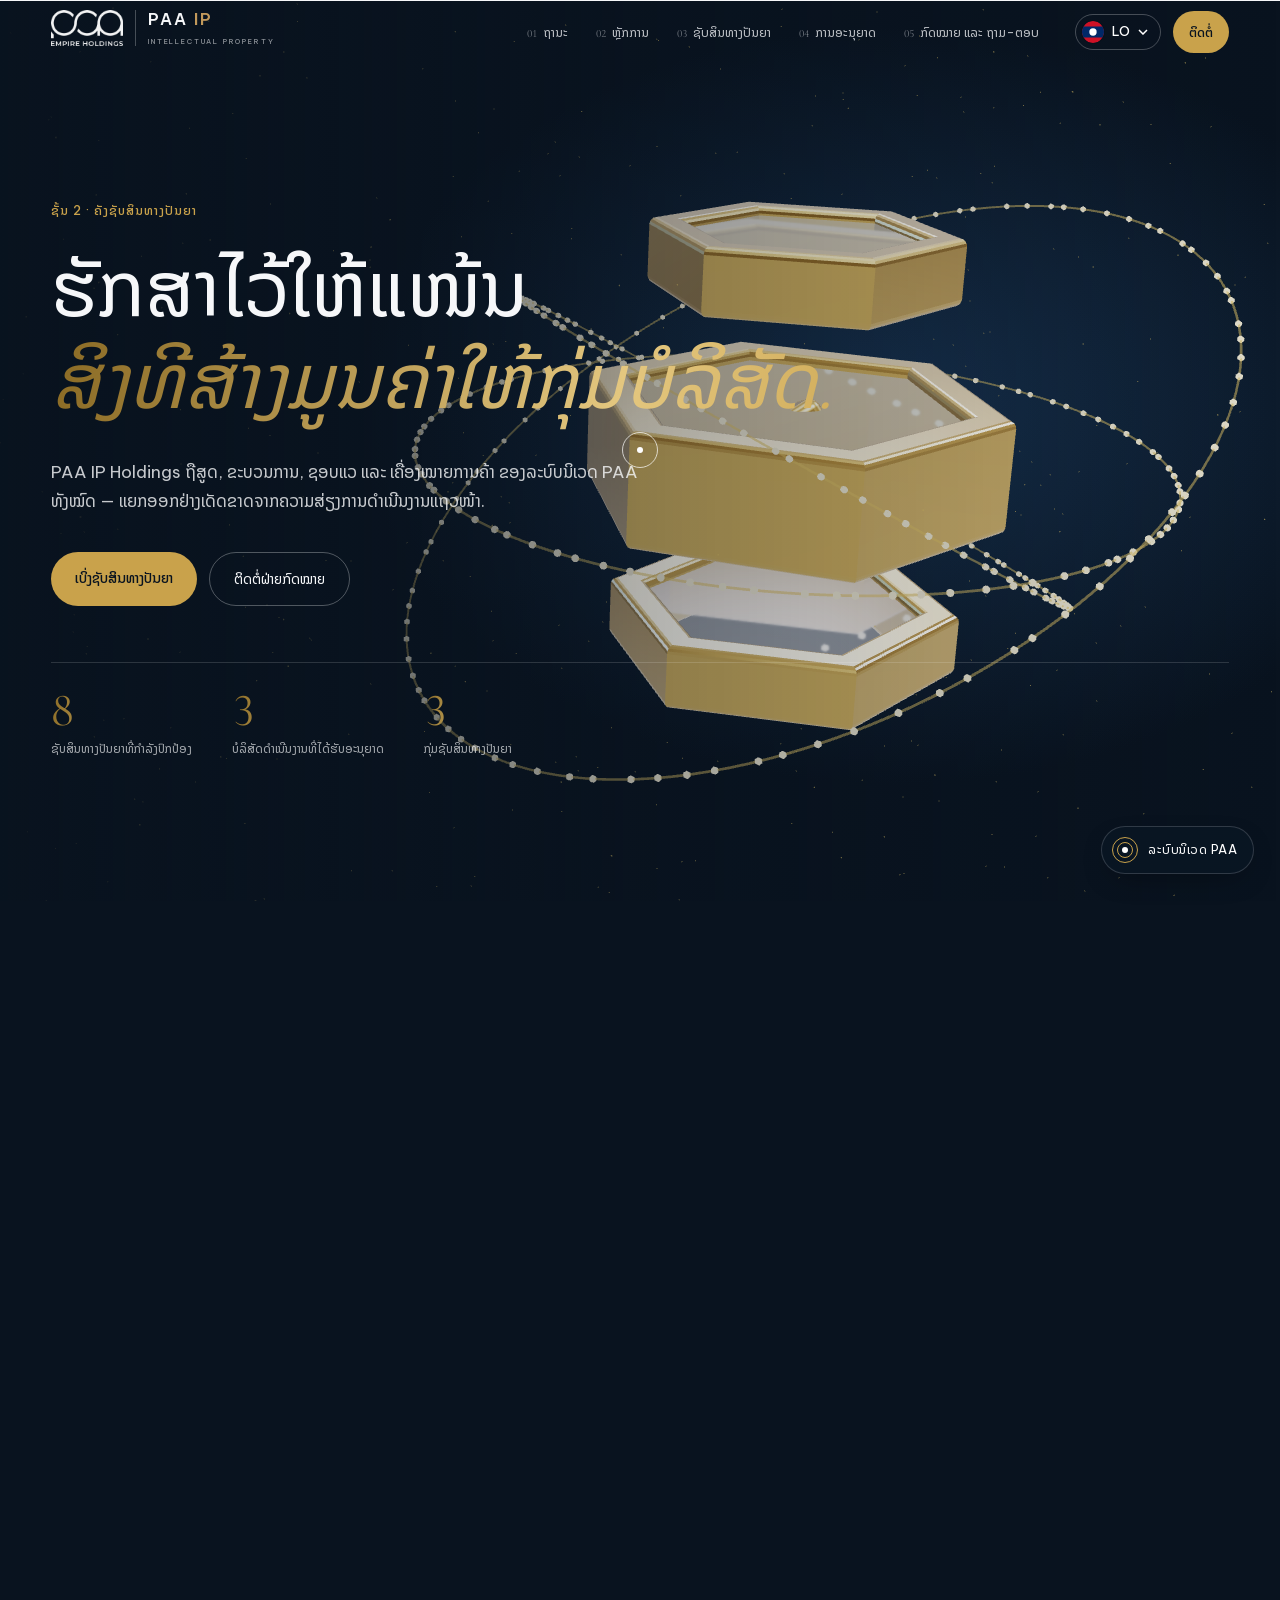
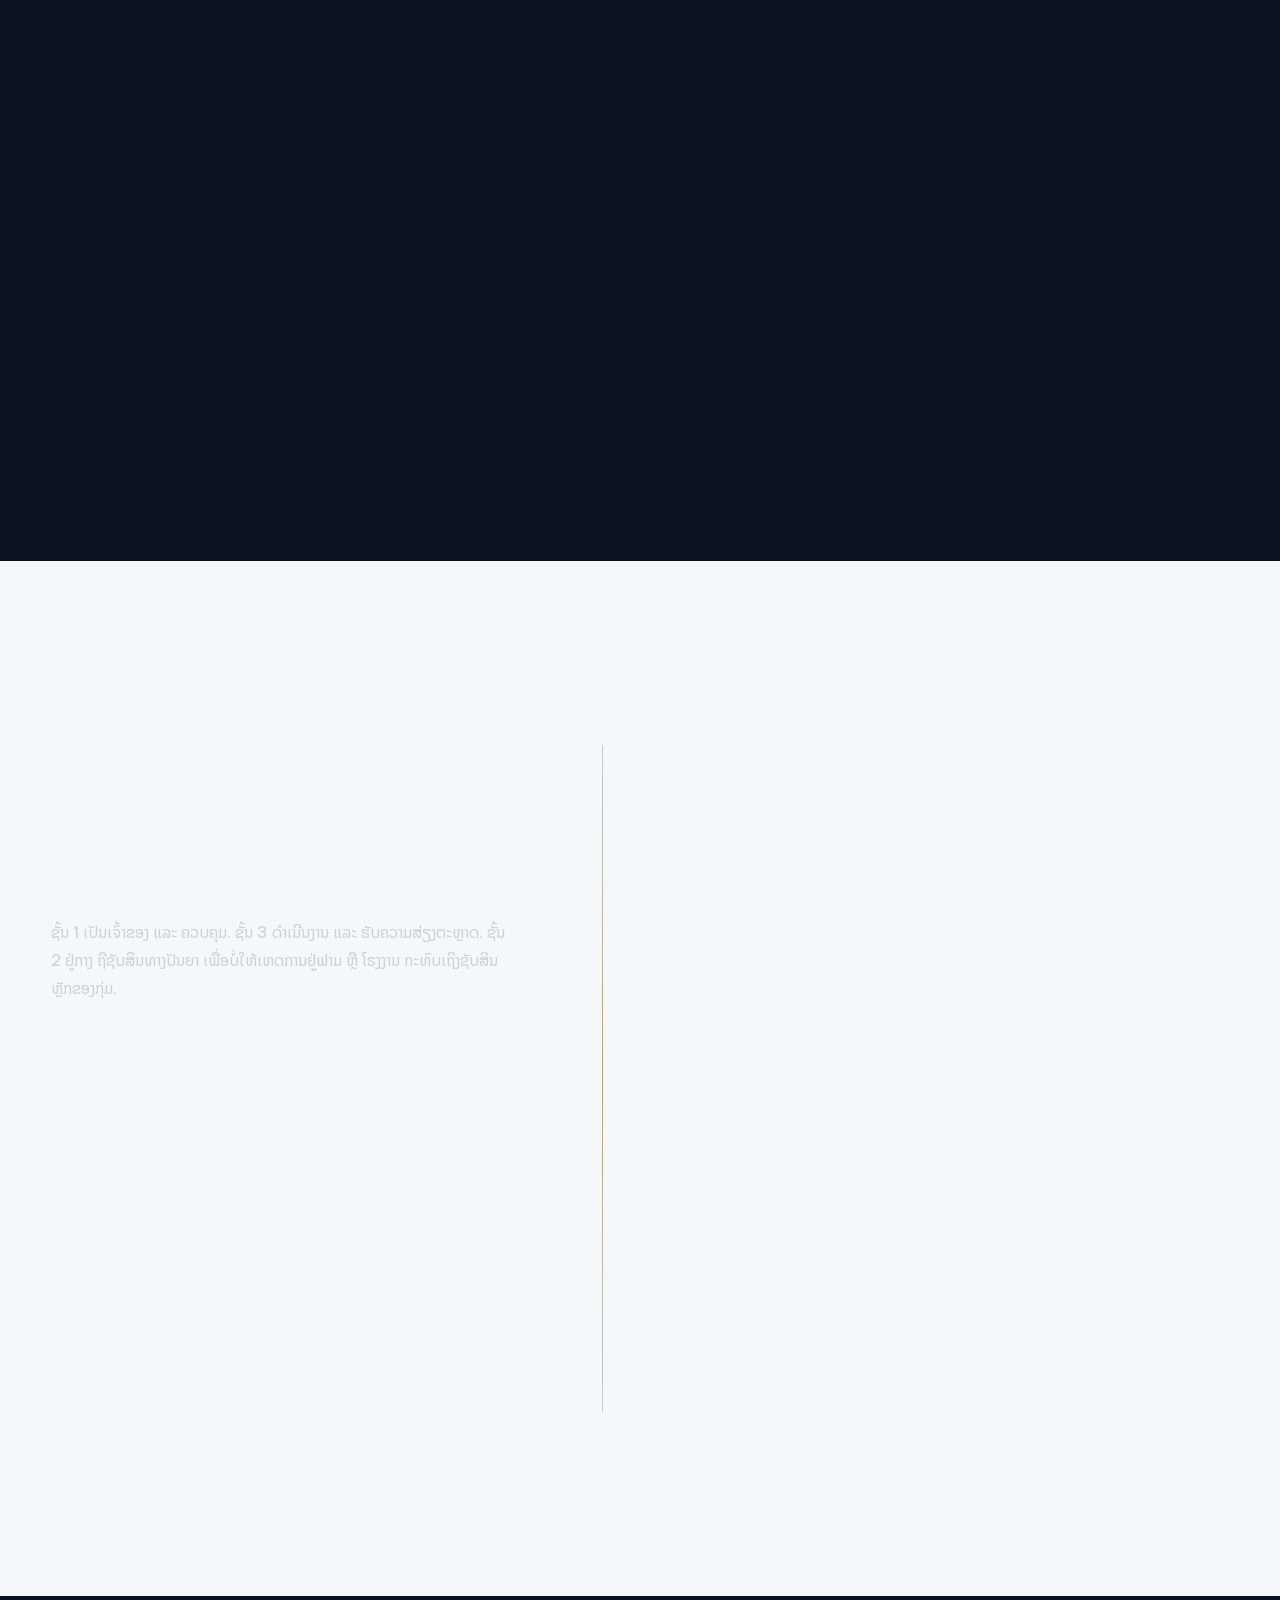
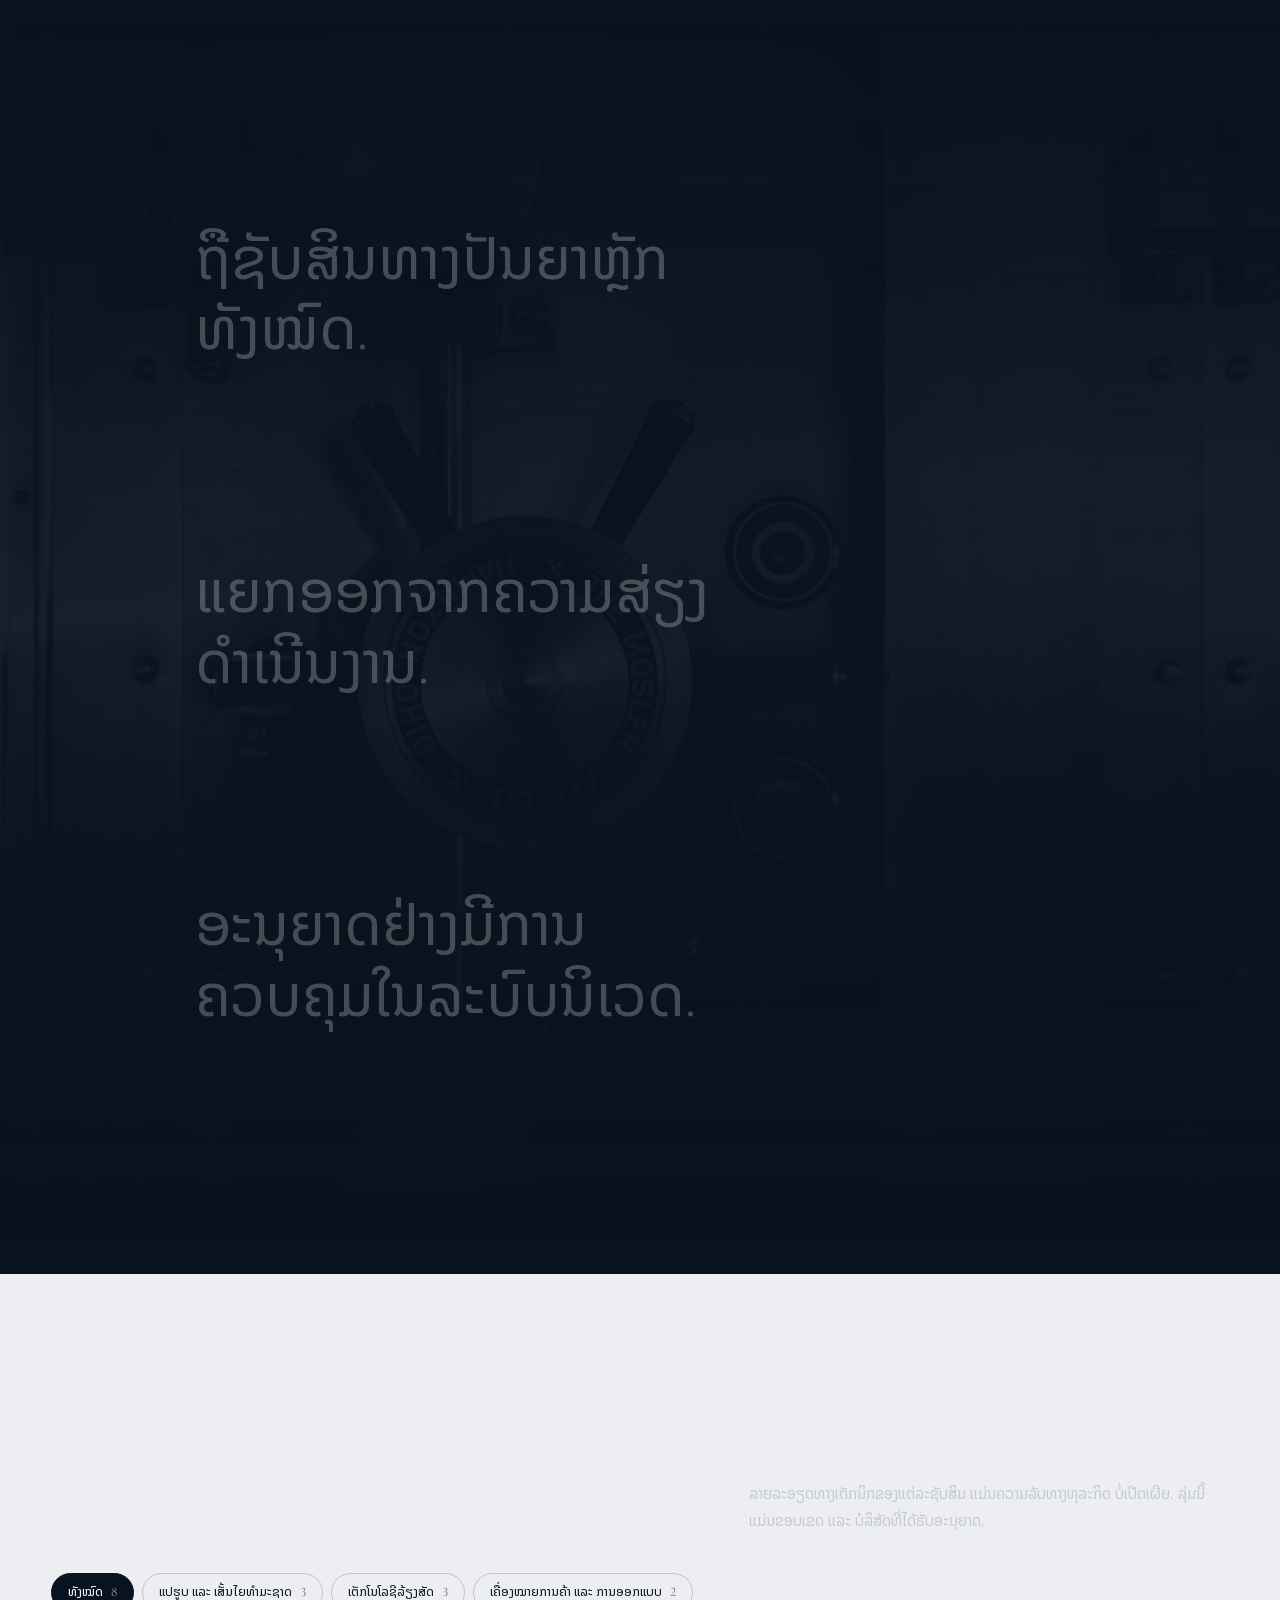
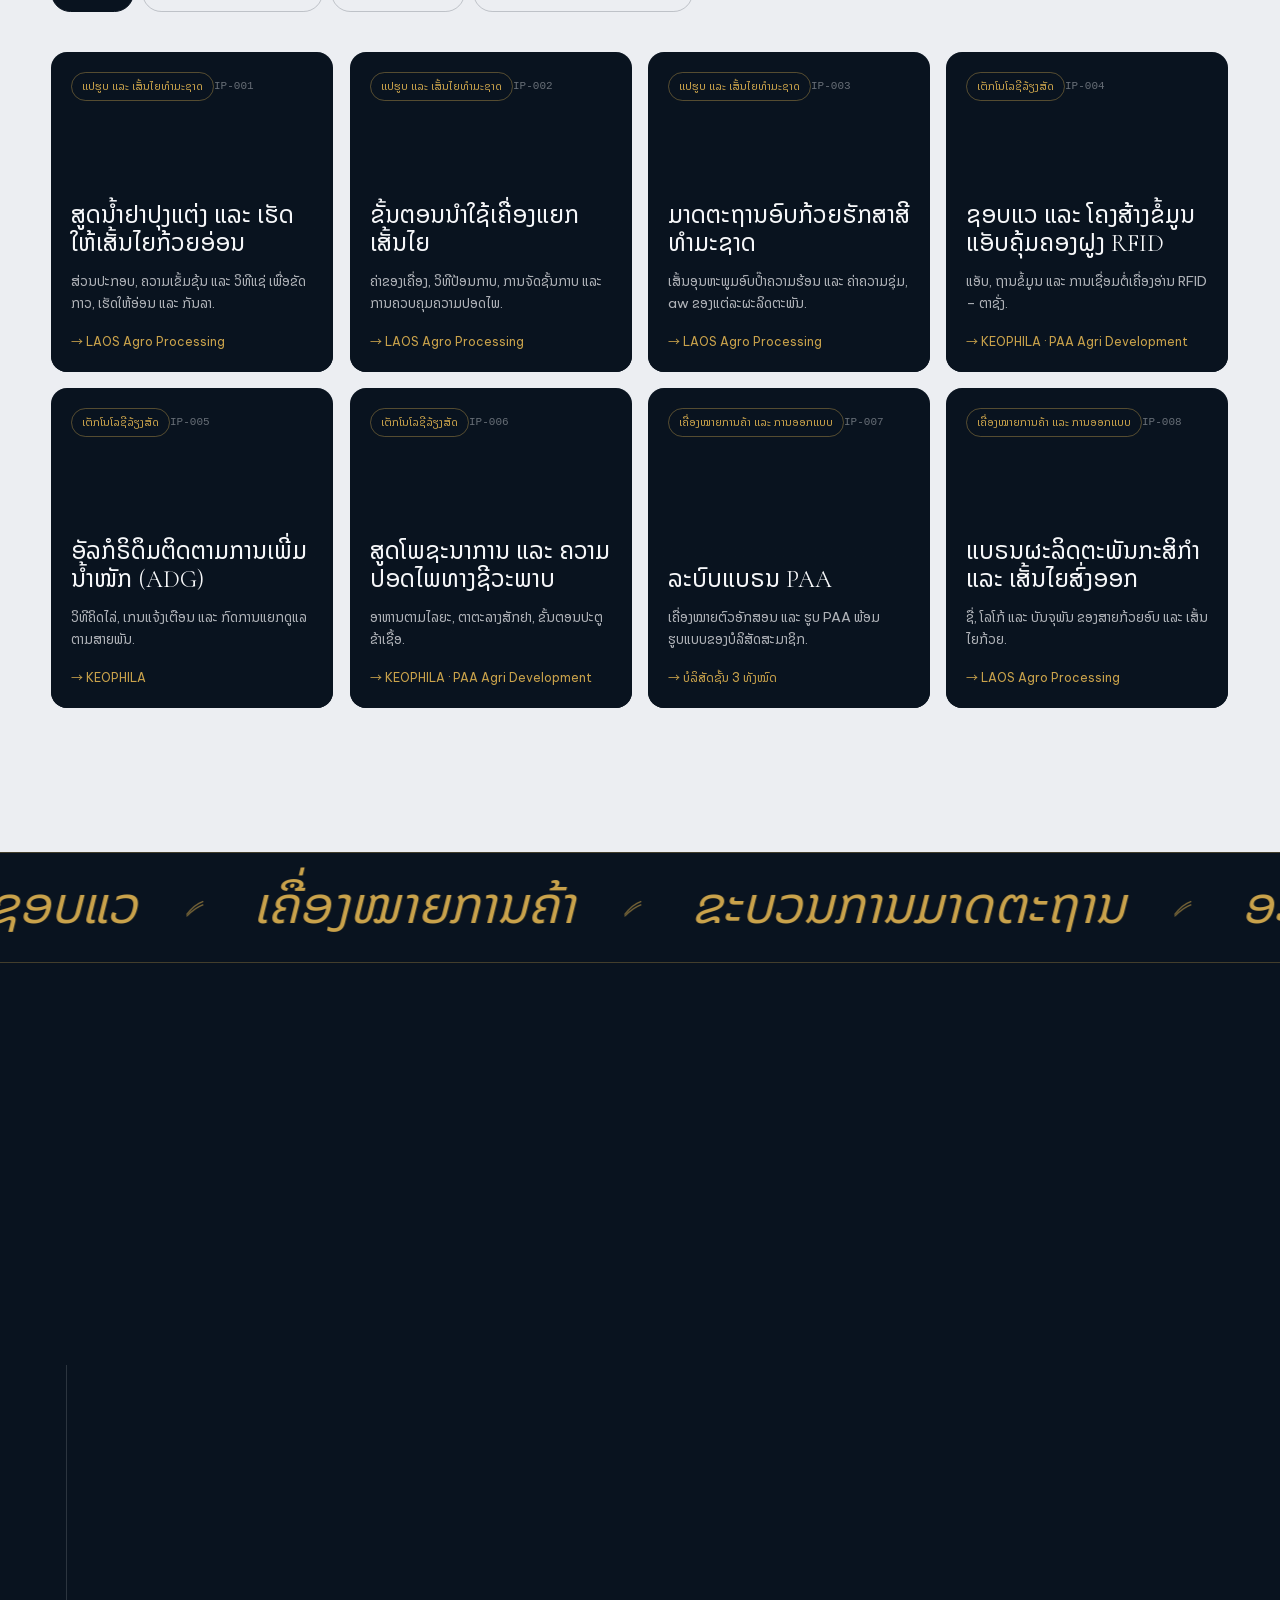
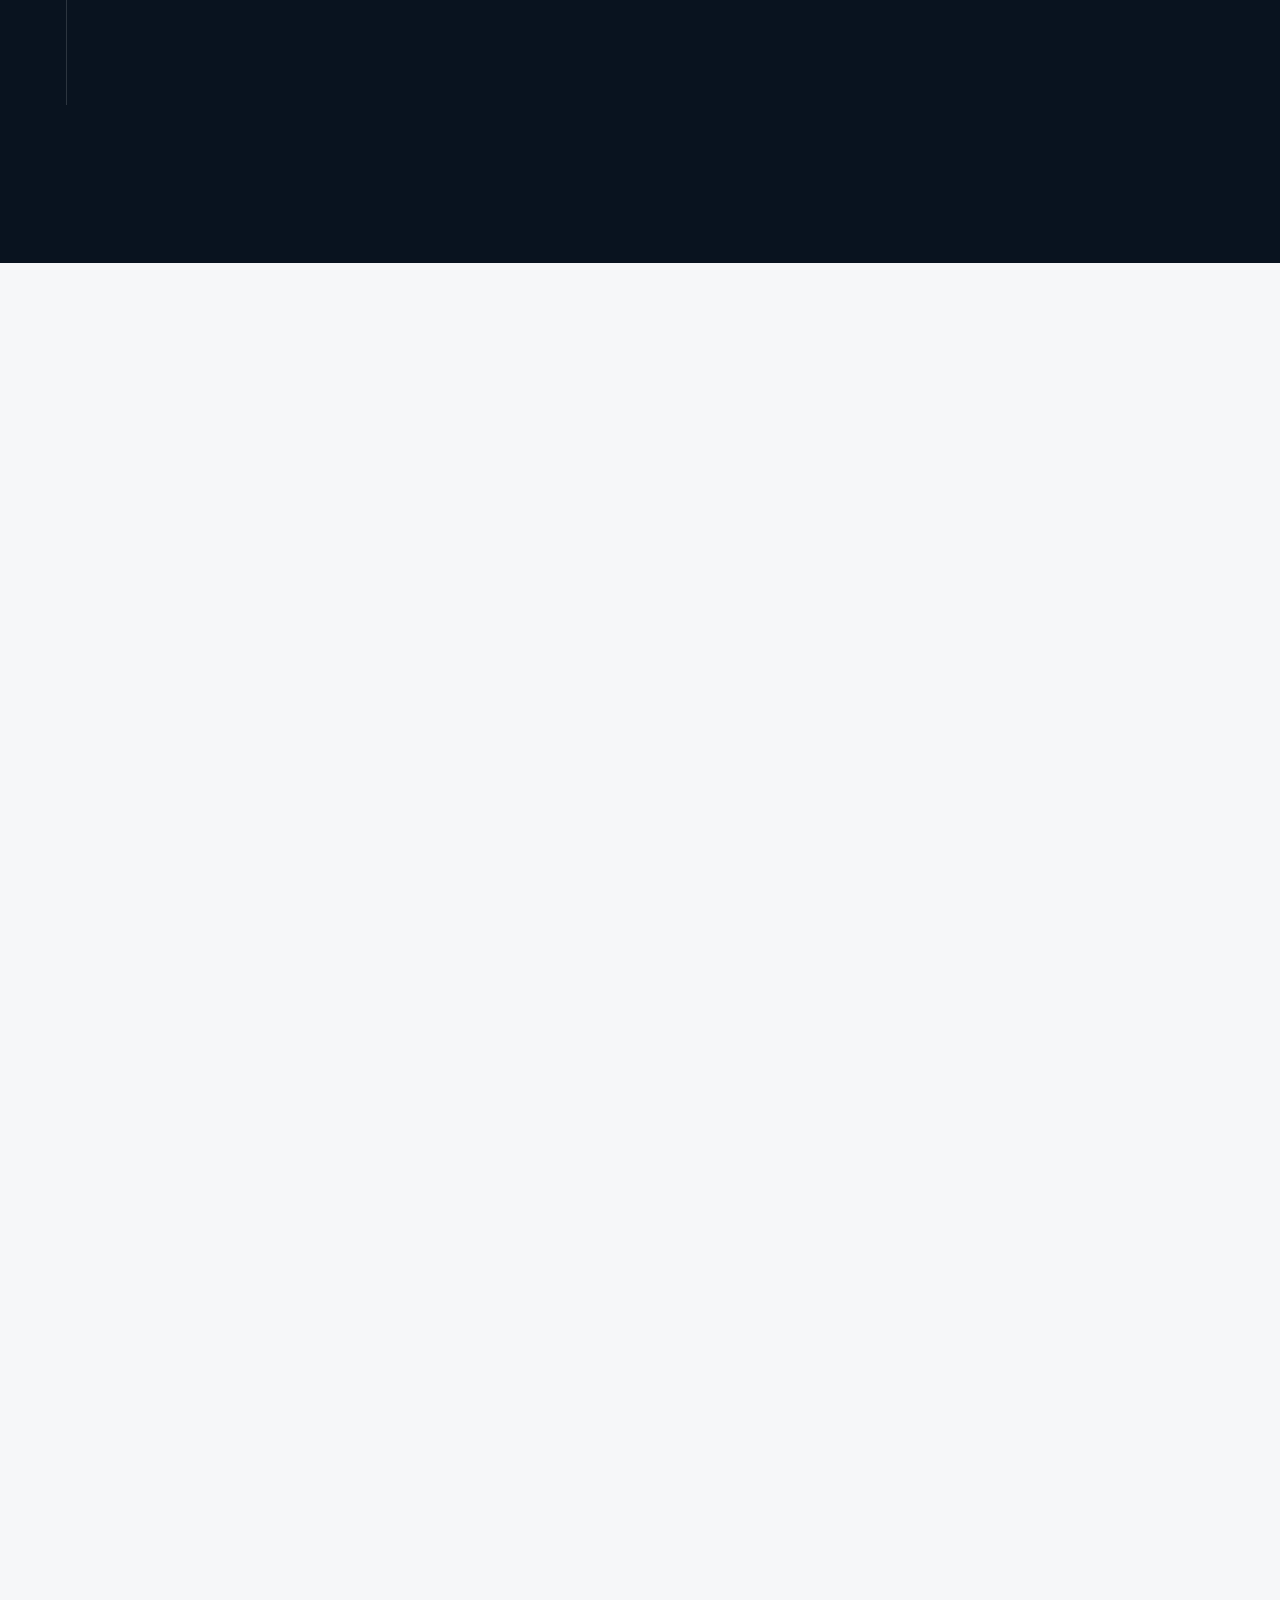
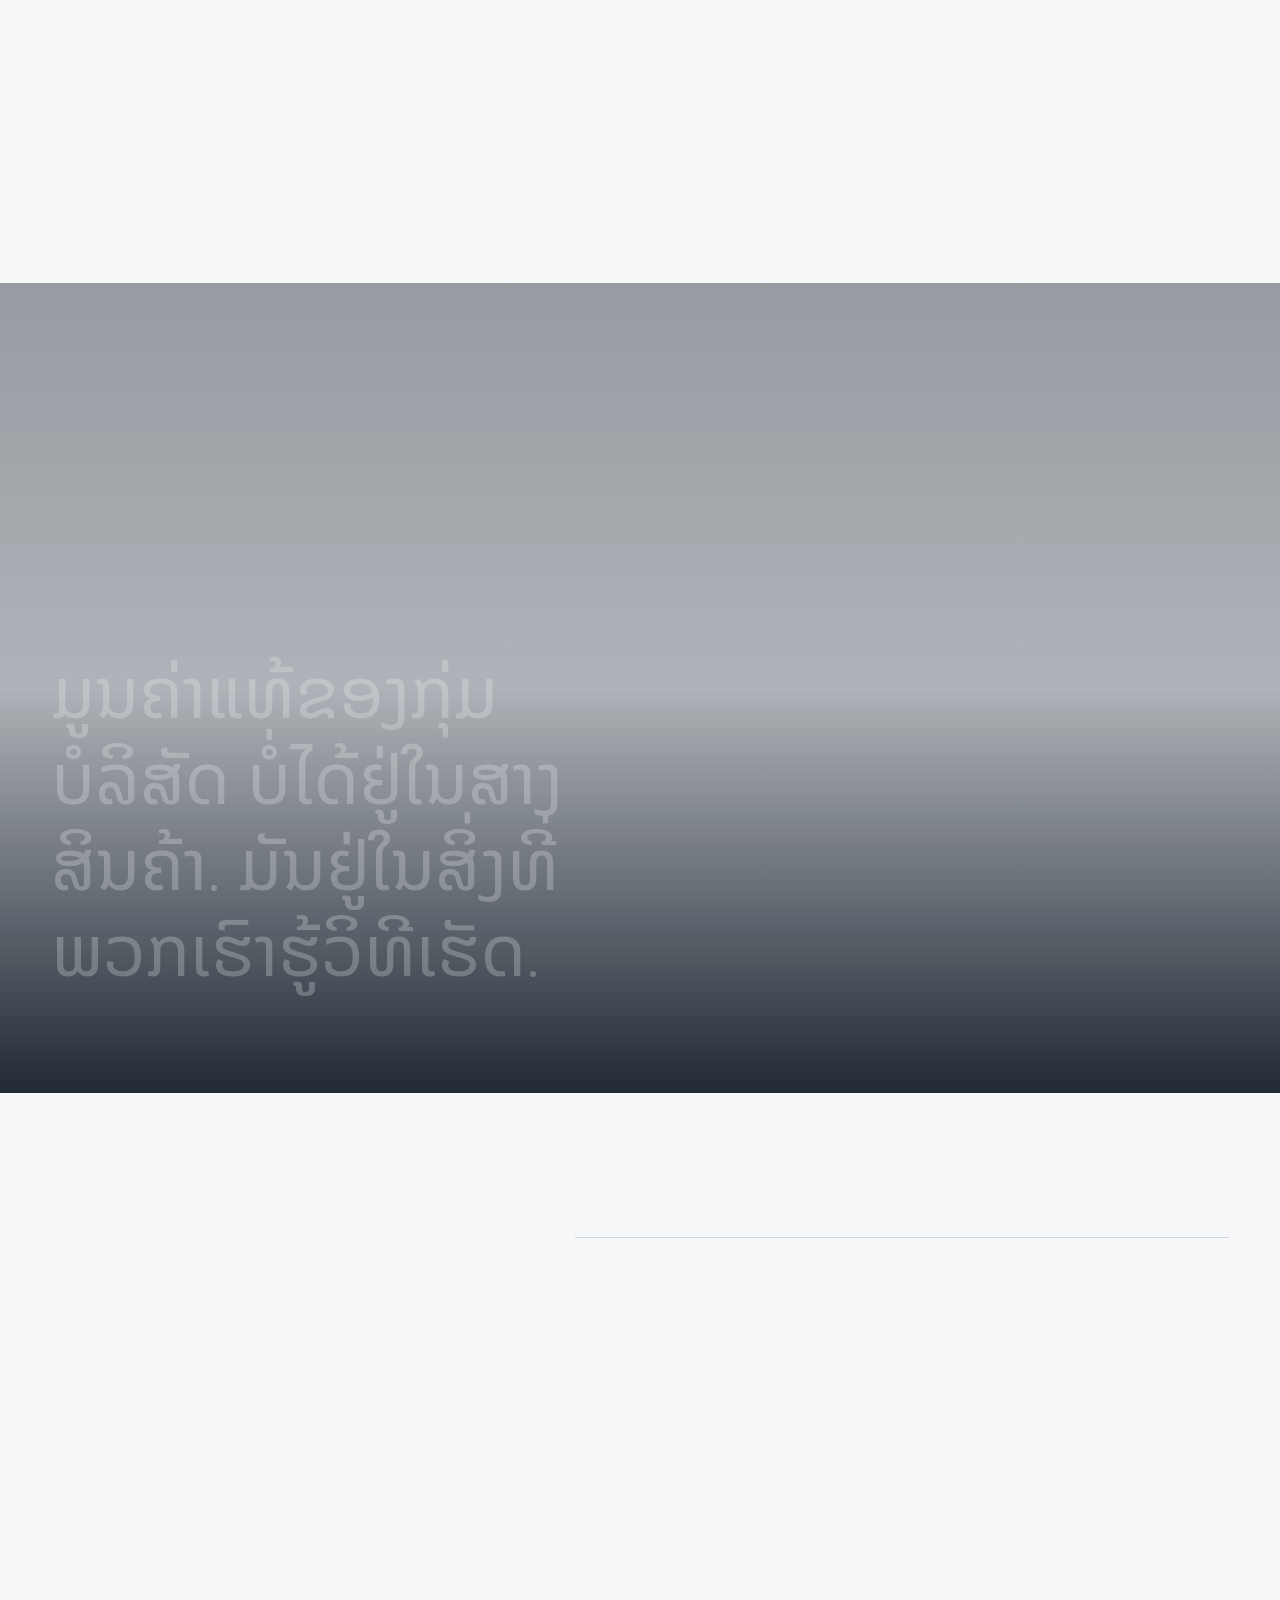
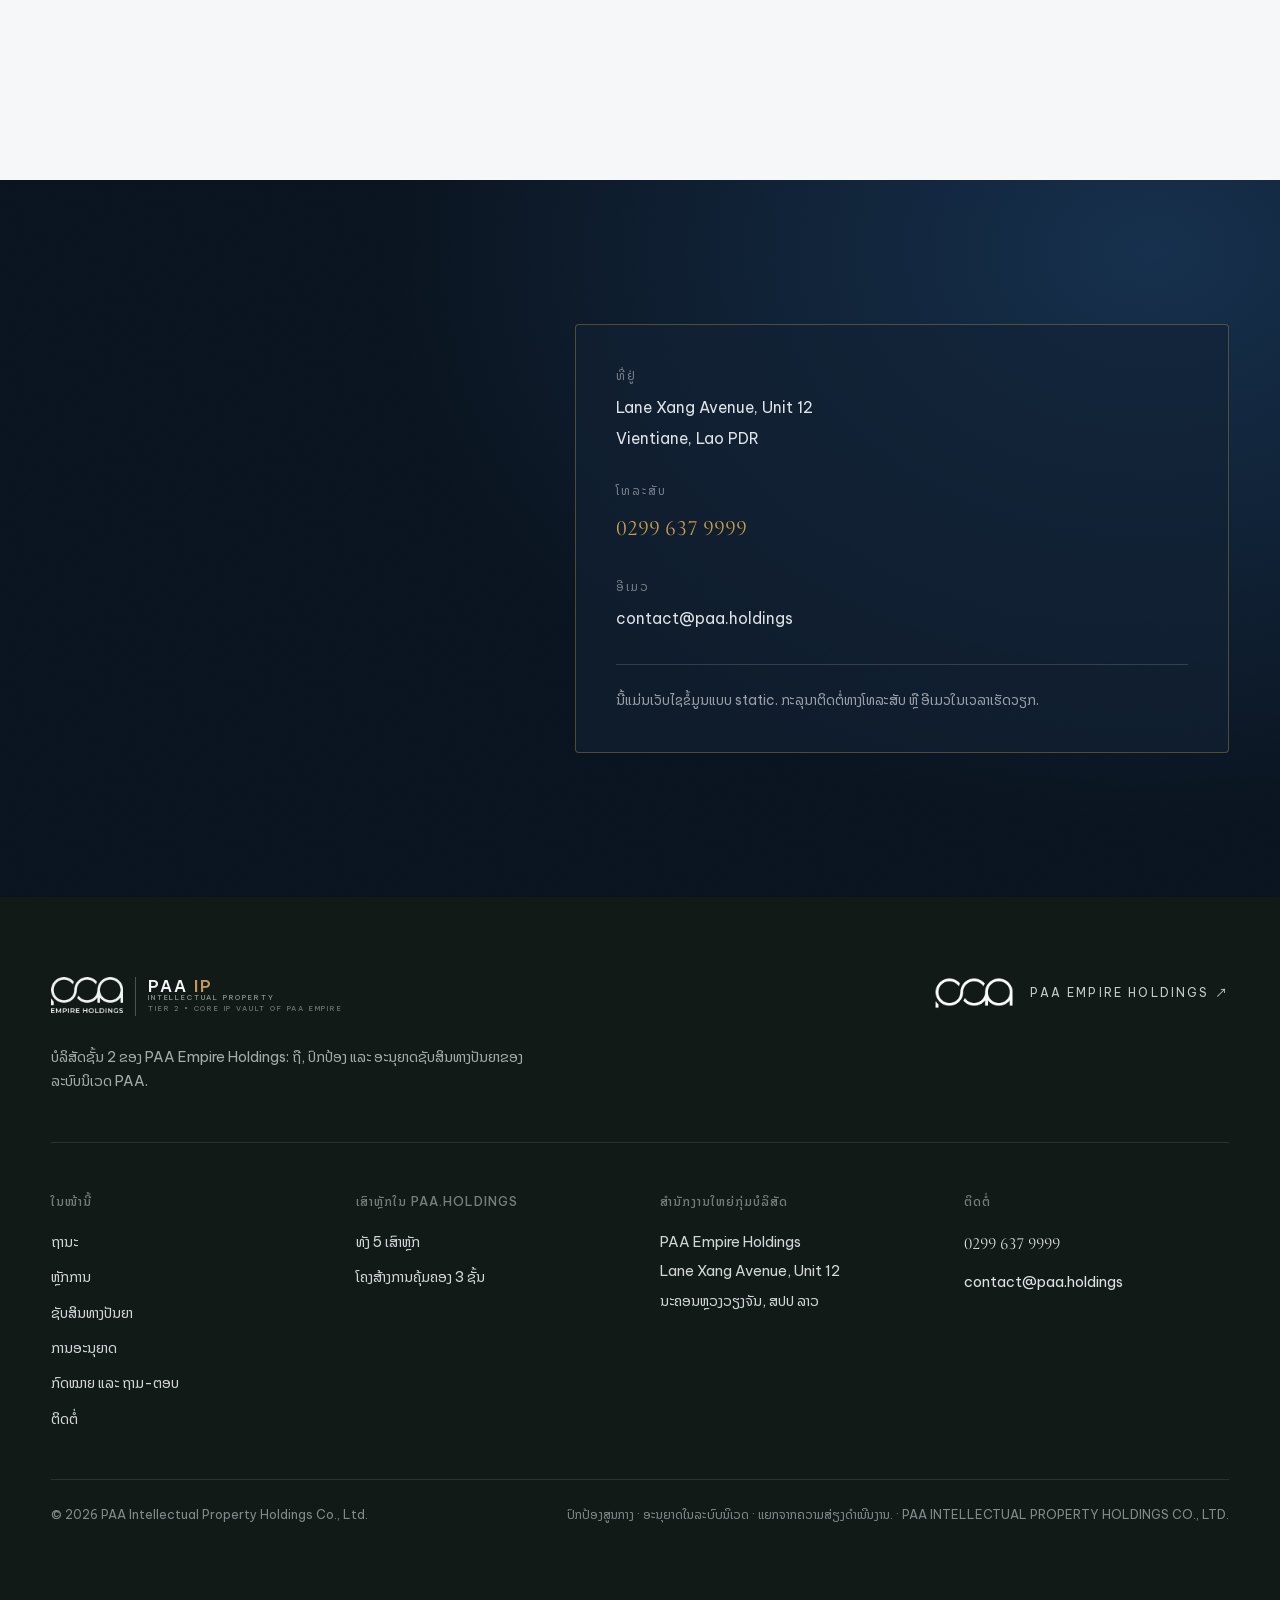
<file: index.html>
<!DOCTYPE html><!--zf5rMhdTQryEr9UknA7Ey--><html lang="lo"><head><meta charSet="utf-8"/><meta name="viewport" content="width=device-width, initial-scale=1"/><link rel="preload" as="script" fetchPriority="low" href="/_next/static/chunks/webpack-fd79b7a7891f897e.js"/><script src="/_next/static/chunks/87c73c54-24122e7b92478d00.js" async=""></script><script src="/_next/static/chunks/18-1199a09a179f36fc.js" async=""></script><script src="/_next/static/chunks/main-app-a4c10dd6a39bd72f.js" async=""></script><meta name="next-size-adjust" content=""/><meta http-equiv="refresh" content="0; url=/lo/"/><link rel="canonical" href="/lo/"/><script src="/_next/static/chunks/polyfills-42372ed130431b0a.js" noModule=""></script></head><body><div hidden=""><!--$--><!--/$--></div><a href="/lo/">PAA IP Holdings</a><!--$--><!--/$--><script src="/_next/static/chunks/webpack-fd79b7a7891f897e.js" id="_R_" async=""></script><script>(self.__next_f=self.__next_f||[]).push([0])</script><script>self.__next_f.push([1,"1:\"$Sreact.fragment\"\n2:I[5341,[],\"\"]\n3:I[25,[],\"\"]\n4:I[5104,[],\"OutletBoundary\"]\n6:I[7158,[],\"AsyncMetadataOutlet\"]\n8:I[5104,[],\"ViewportBoundary\"]\na:I[5104,[],\"MetadataBoundary\"]\nb:\"$Sreact.suspense\"\nd:I[4431,[],\"\"]\n"])</script><script>self.__next_f.push([1,"0:{\"P\":null,\"b\":\"zf5rMhdTQryEr9UknA7Ey\",\"p\":\"\",\"c\":[\"\",\"\"],\"i\":false,\"f\":[[[\"\",{\"children\":[\"__PAGE__\",{}]},\"$undefined\",\"$undefined\",true],[\"\",[\"$\",\"$1\",\"c\",{\"children\":[null,[\"$\",\"$L2\",null,{\"parallelRouterKey\":\"children\",\"error\":\"$undefined\",\"errorStyles\":\"$undefined\",\"errorScripts\":\"$undefined\",\"template\":[\"$\",\"$L3\",null,{}],\"templateStyles\":\"$undefined\",\"templateScripts\":\"$undefined\",\"notFound\":[[[\"$\",\"title\",null,{\"children\":\"404: This page could not be found.\"}],[\"$\",\"div\",null,{\"style\":{\"fontFamily\":\"system-ui,\\\"Segoe UI\\\",Roboto,Helvetica,Arial,sans-serif,\\\"Apple Color Emoji\\\",\\\"Segoe UI Emoji\\\"\",\"height\":\"100vh\",\"textAlign\":\"center\",\"display\":\"flex\",\"flexDirection\":\"column\",\"alignItems\":\"center\",\"justifyContent\":\"center\"},\"children\":[\"$\",\"div\",null,{\"children\":[[\"$\",\"style\",null,{\"dangerouslySetInnerHTML\":{\"__html\":\"body{color:#000;background:#fff;margin:0}.next-error-h1{border-right:1px solid rgba(0,0,0,.3)}@media (prefers-color-scheme:dark){body{color:#fff;background:#000}.next-error-h1{border-right:1px solid rgba(255,255,255,.3)}}\"}}],[\"$\",\"h1\",null,{\"className\":\"next-error-h1\",\"style\":{\"display\":\"inline-block\",\"margin\":\"0 20px 0 0\",\"padding\":\"0 23px 0 0\",\"fontSize\":24,\"fontWeight\":500,\"verticalAlign\":\"top\",\"lineHeight\":\"49px\"},\"children\":404}],[\"$\",\"div\",null,{\"style\":{\"display\":\"inline-block\"},\"children\":[\"$\",\"h2\",null,{\"style\":{\"fontSize\":14,\"fontWeight\":400,\"lineHeight\":\"49px\",\"margin\":0},\"children\":\"This page could not be found.\"}]}]]}]}]],[]],\"forbidden\":\"$undefined\",\"unauthorized\":\"$undefined\"}]]}],{\"children\":[\"__PAGE__\",[\"$\",\"$1\",\"c\",{\"children\":[[\"$\",\"html\",null,{\"lang\":\"lo\",\"children\":[[\"$\",\"head\",null,{\"children\":[[\"$\",\"meta\",null,{\"httpEquiv\":\"refresh\",\"content\":\"0; url=/lo/\"}],[\"$\",\"link\",null,{\"rel\":\"canonical\",\"href\":\"/lo/\"}]]}],[\"$\",\"body\",null,{\"children\":[\"$\",\"a\",null,{\"href\":\"/lo/\",\"children\":\"PAA IP Holdings\"}]}]]}],null,[\"$\",\"$L4\",null,{\"children\":[\"$L5\",[\"$\",\"$L6\",null,{\"promise\":\"$@7\"}]]}]]}],{},null,false]},null,false],[\"$\",\"$1\",\"h\",{\"children\":[null,[[\"$\",\"$L8\",null,{\"children\":\"$L9\"}],[\"$\",\"meta\",null,{\"name\":\"next-size-adjust\",\"content\":\"\"}]],[\"$\",\"$La\",null,{\"children\":[\"$\",\"div\",null,{\"hidden\":true,\"children\":[\"$\",\"$b\",null,{\"fallback\":null,\"children\":\"$Lc\"}]}]}]]}],false]],\"m\":\"$undefined\",\"G\":[\"$d\",[]],\"s\":false,\"S\":true}\n"])</script><script>self.__next_f.push([1,"9:[[\"$\",\"meta\",\"0\",{\"charSet\":\"utf-8\"}],[\"$\",\"meta\",\"1\",{\"name\":\"viewport\",\"content\":\"width=device-width, initial-scale=1\"}]]\n5:null\n"])</script><script>self.__next_f.push([1,"7:{\"metadata\":[],\"error\":null,\"digest\":\"$undefined\"}\n"])</script><script>self.__next_f.push([1,"c:\"$7:metadata\"\n"])</script></body></html>
</file>
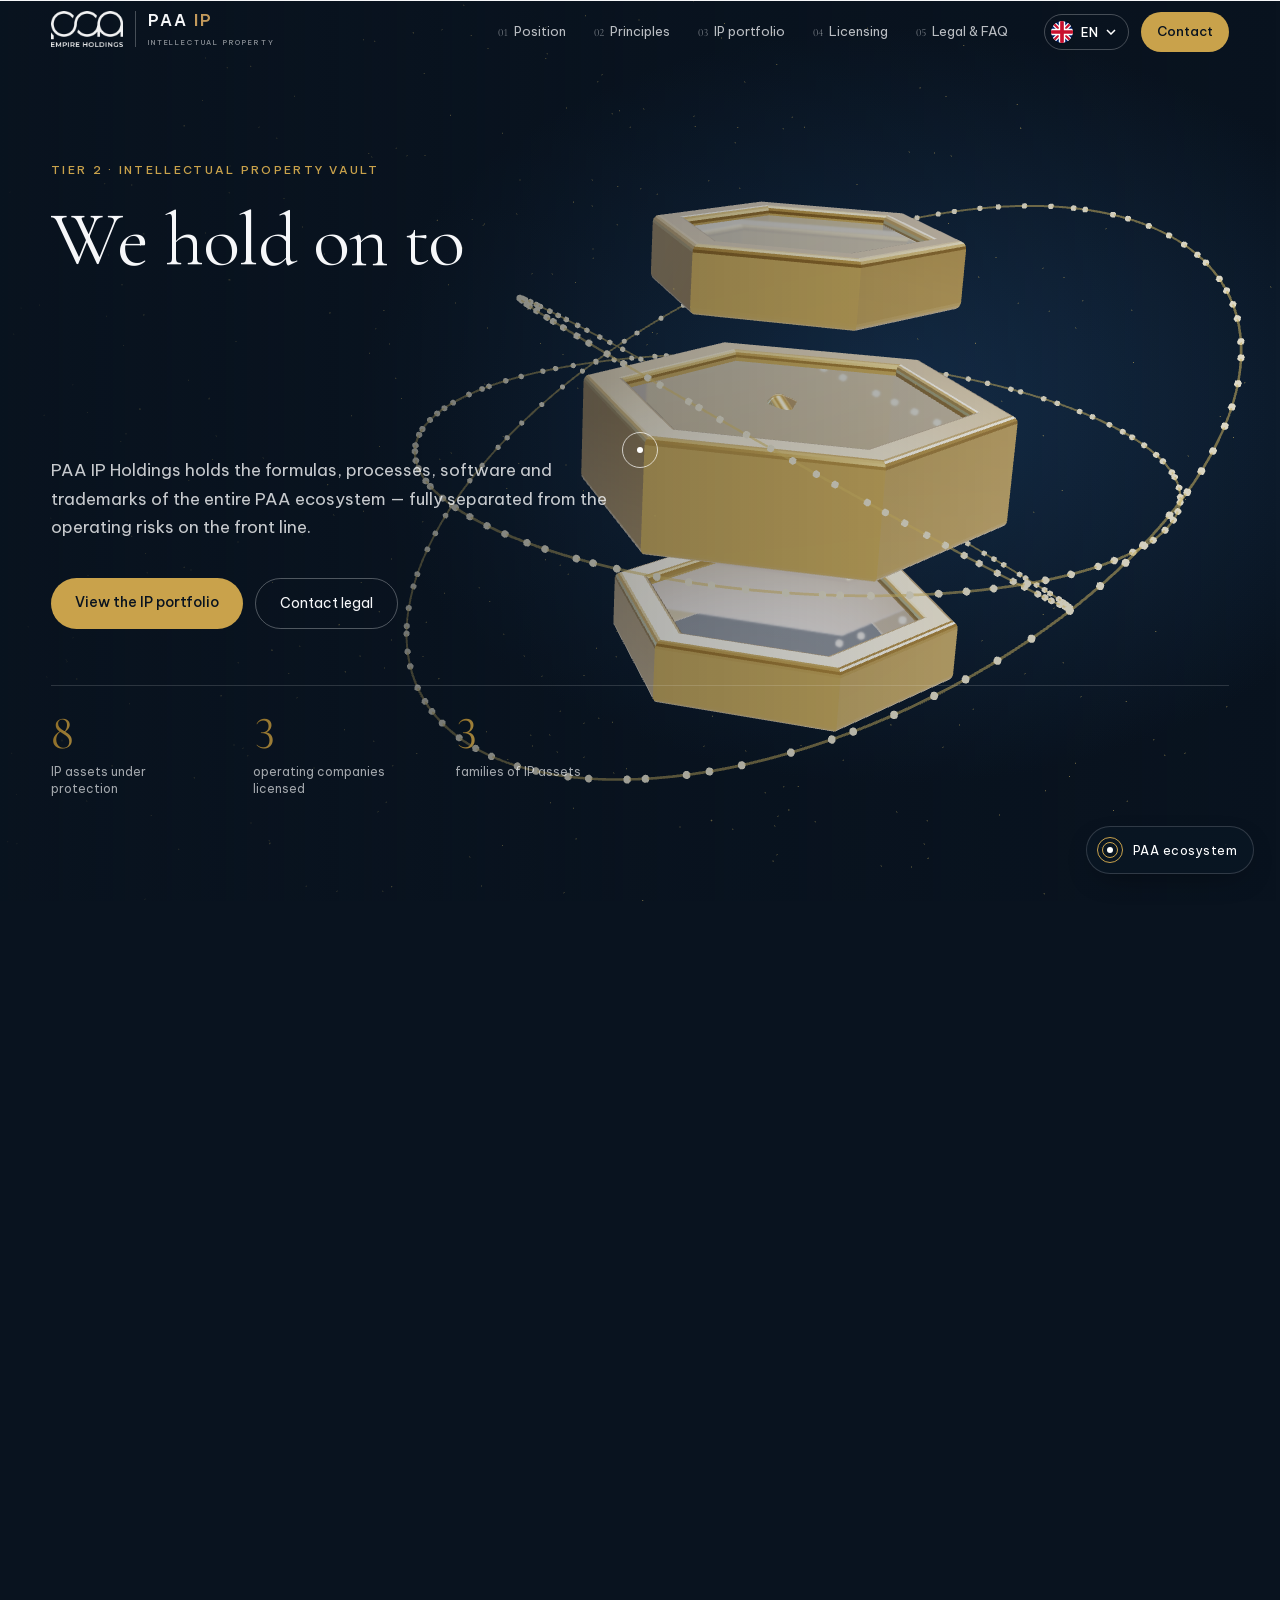
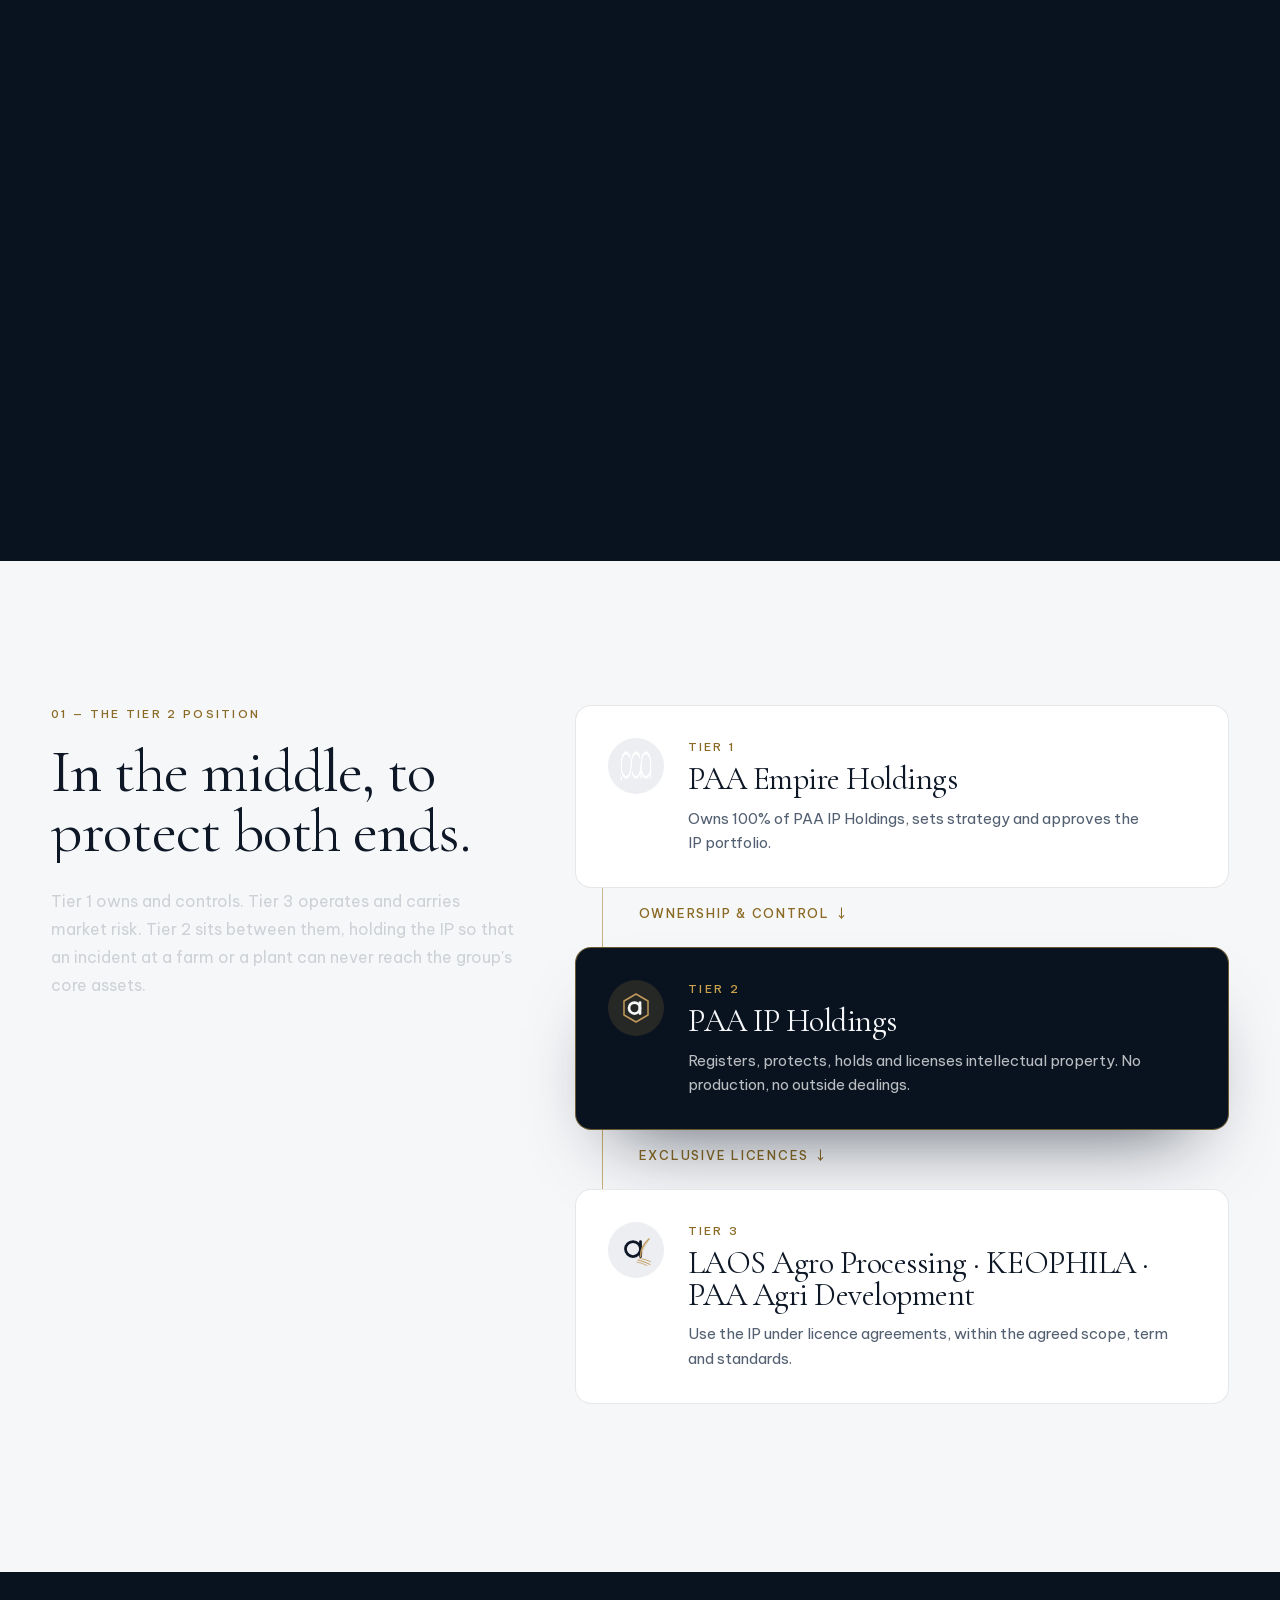
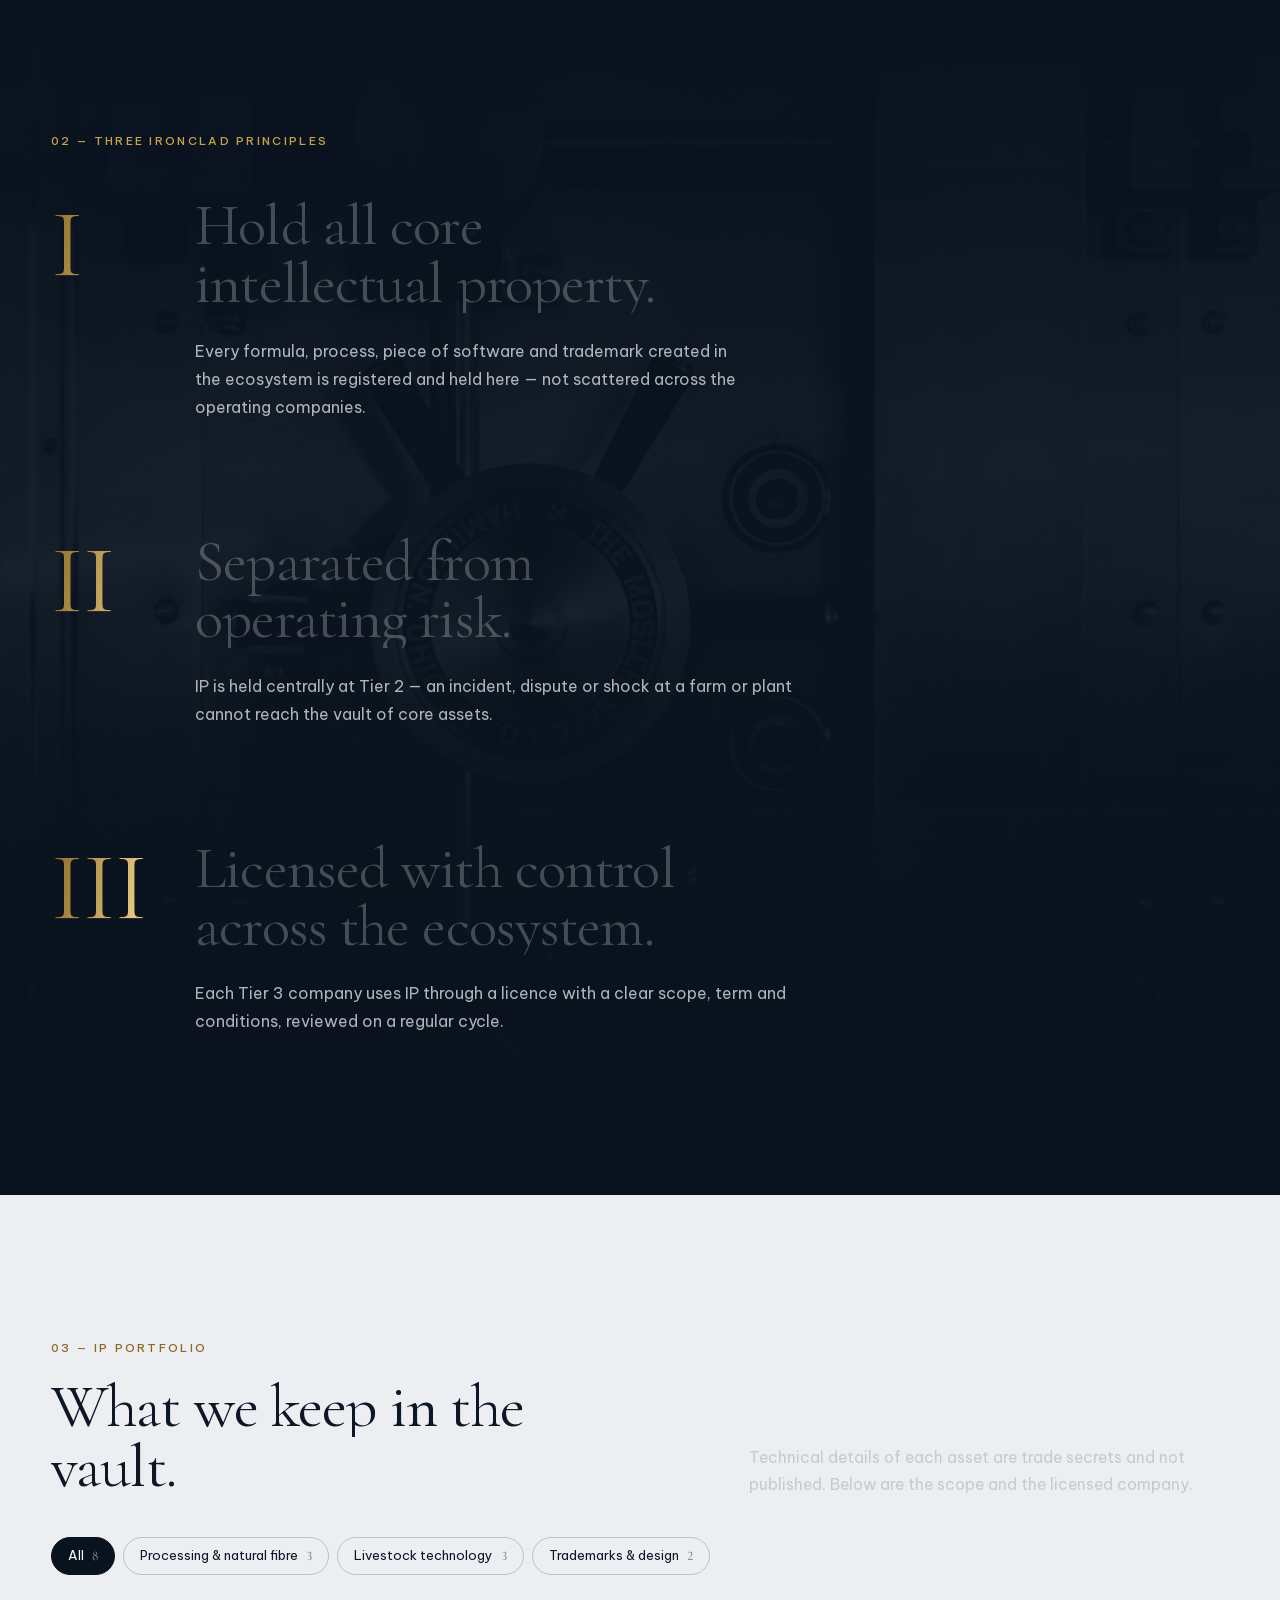
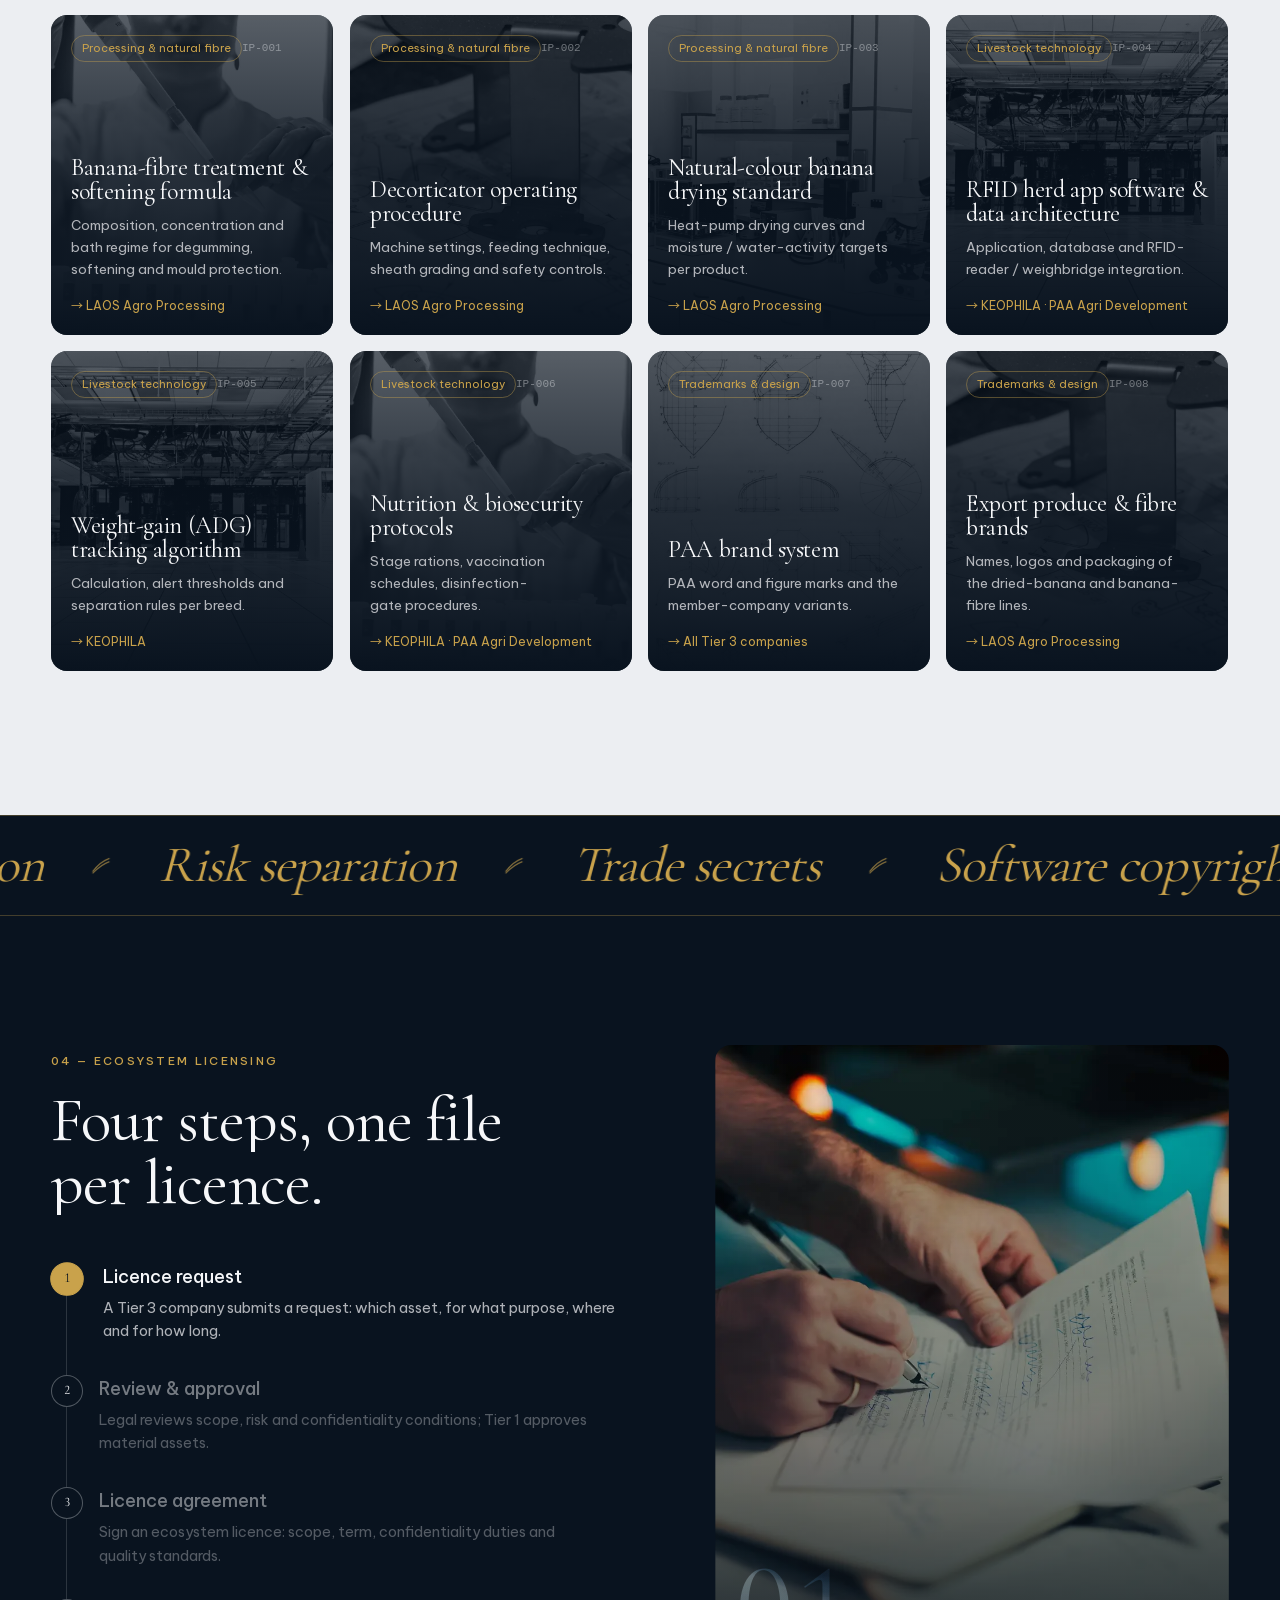
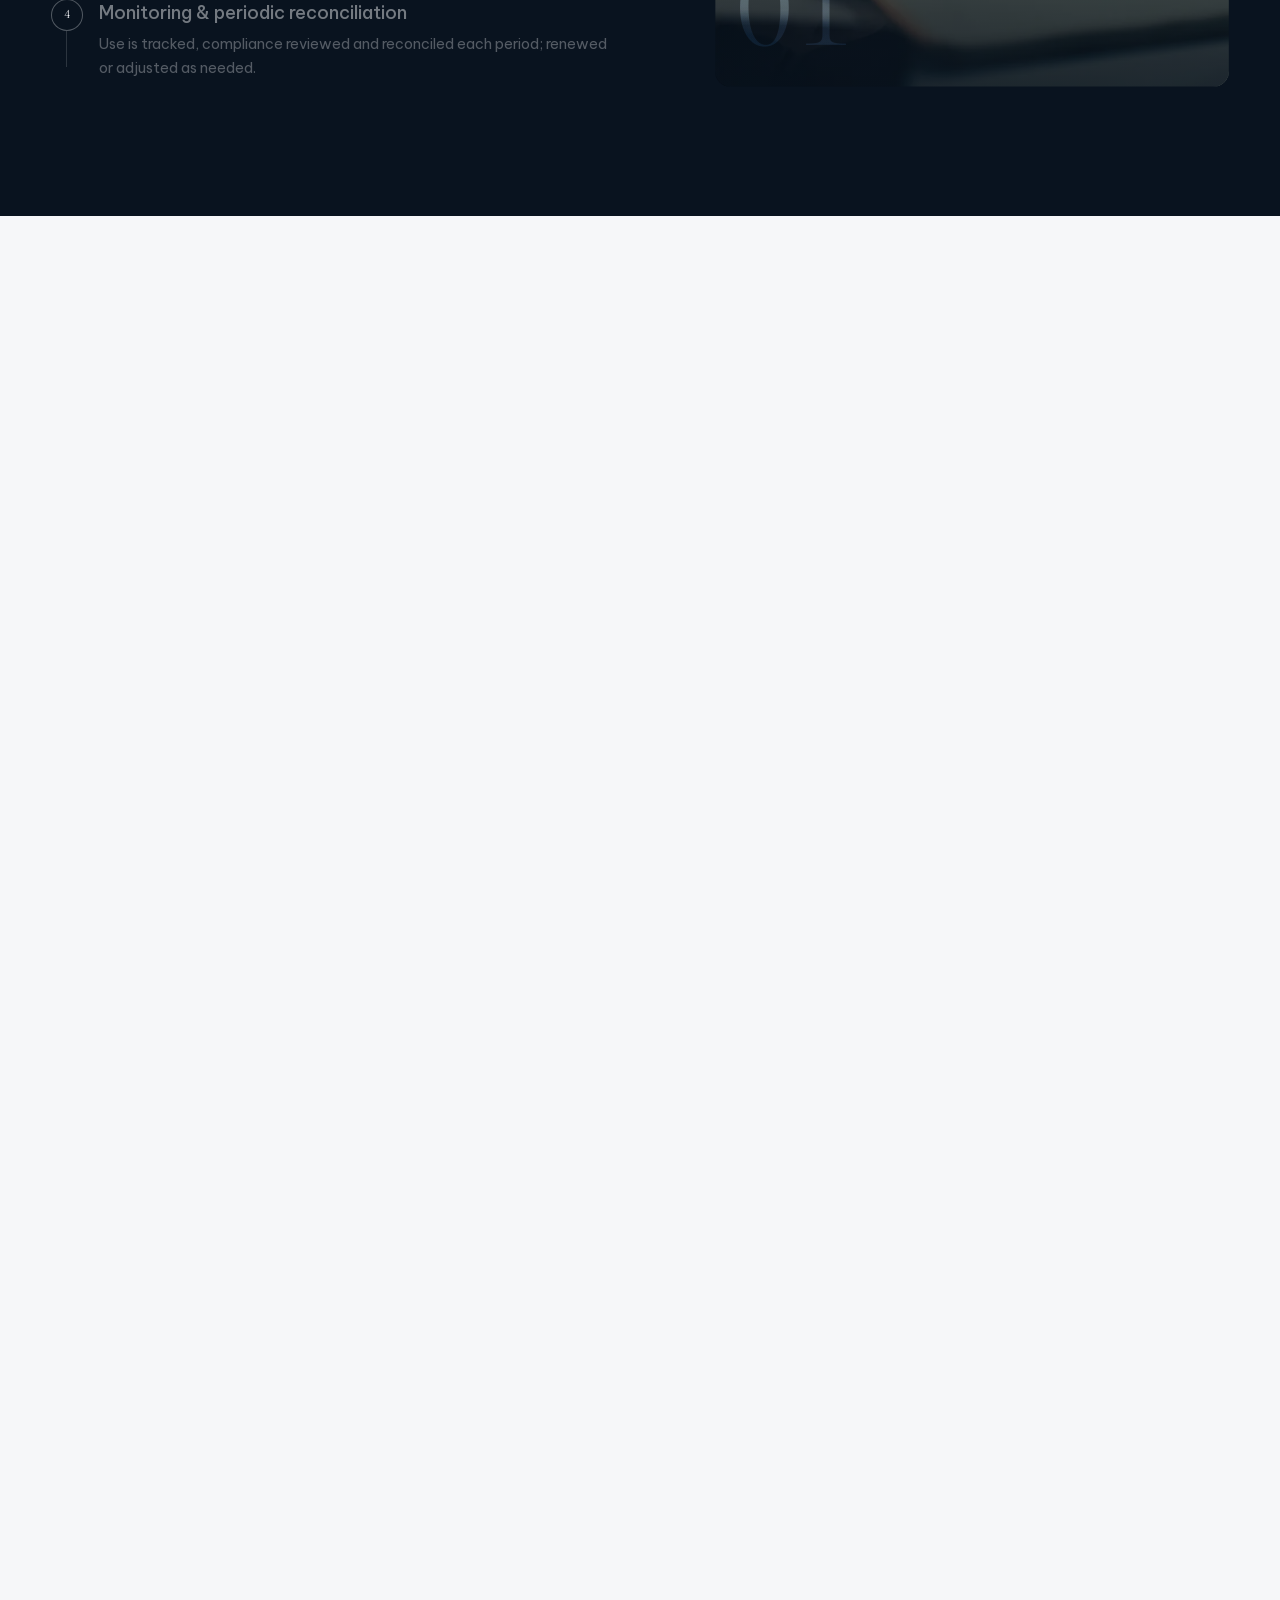
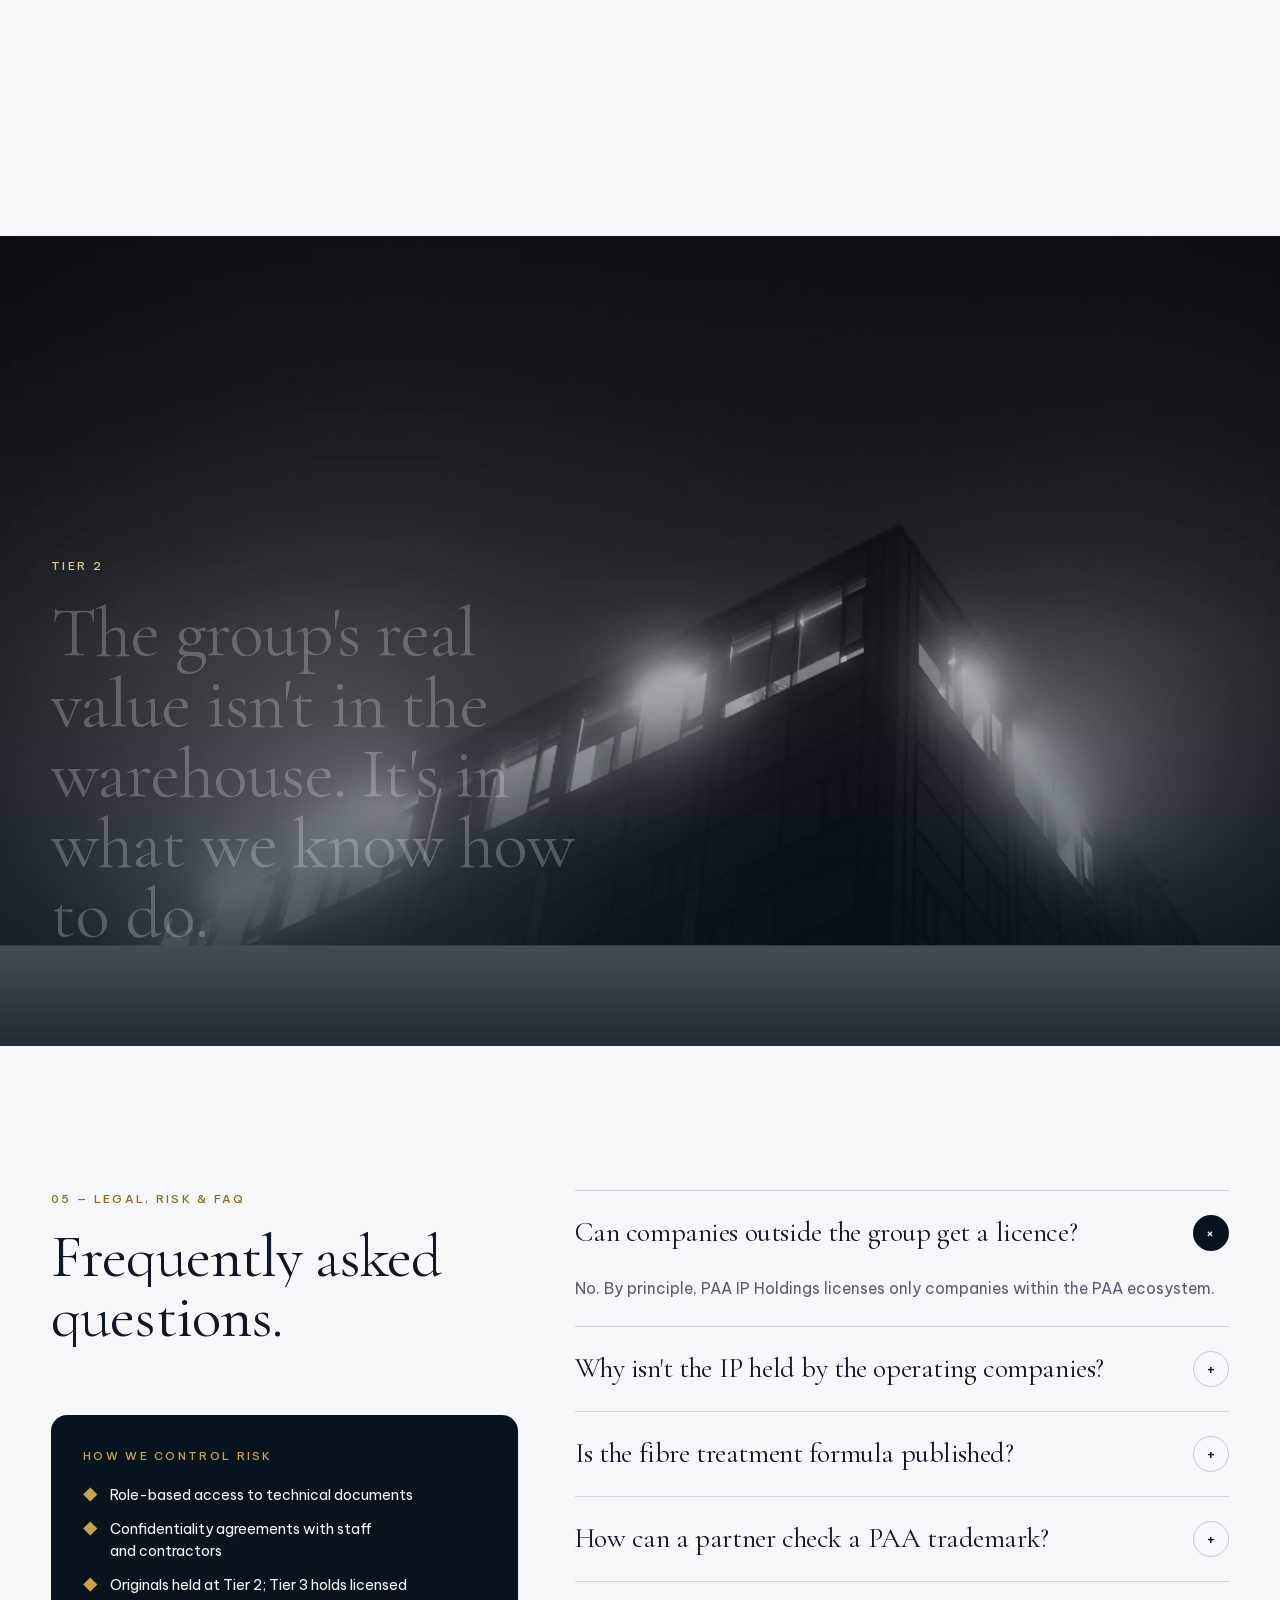
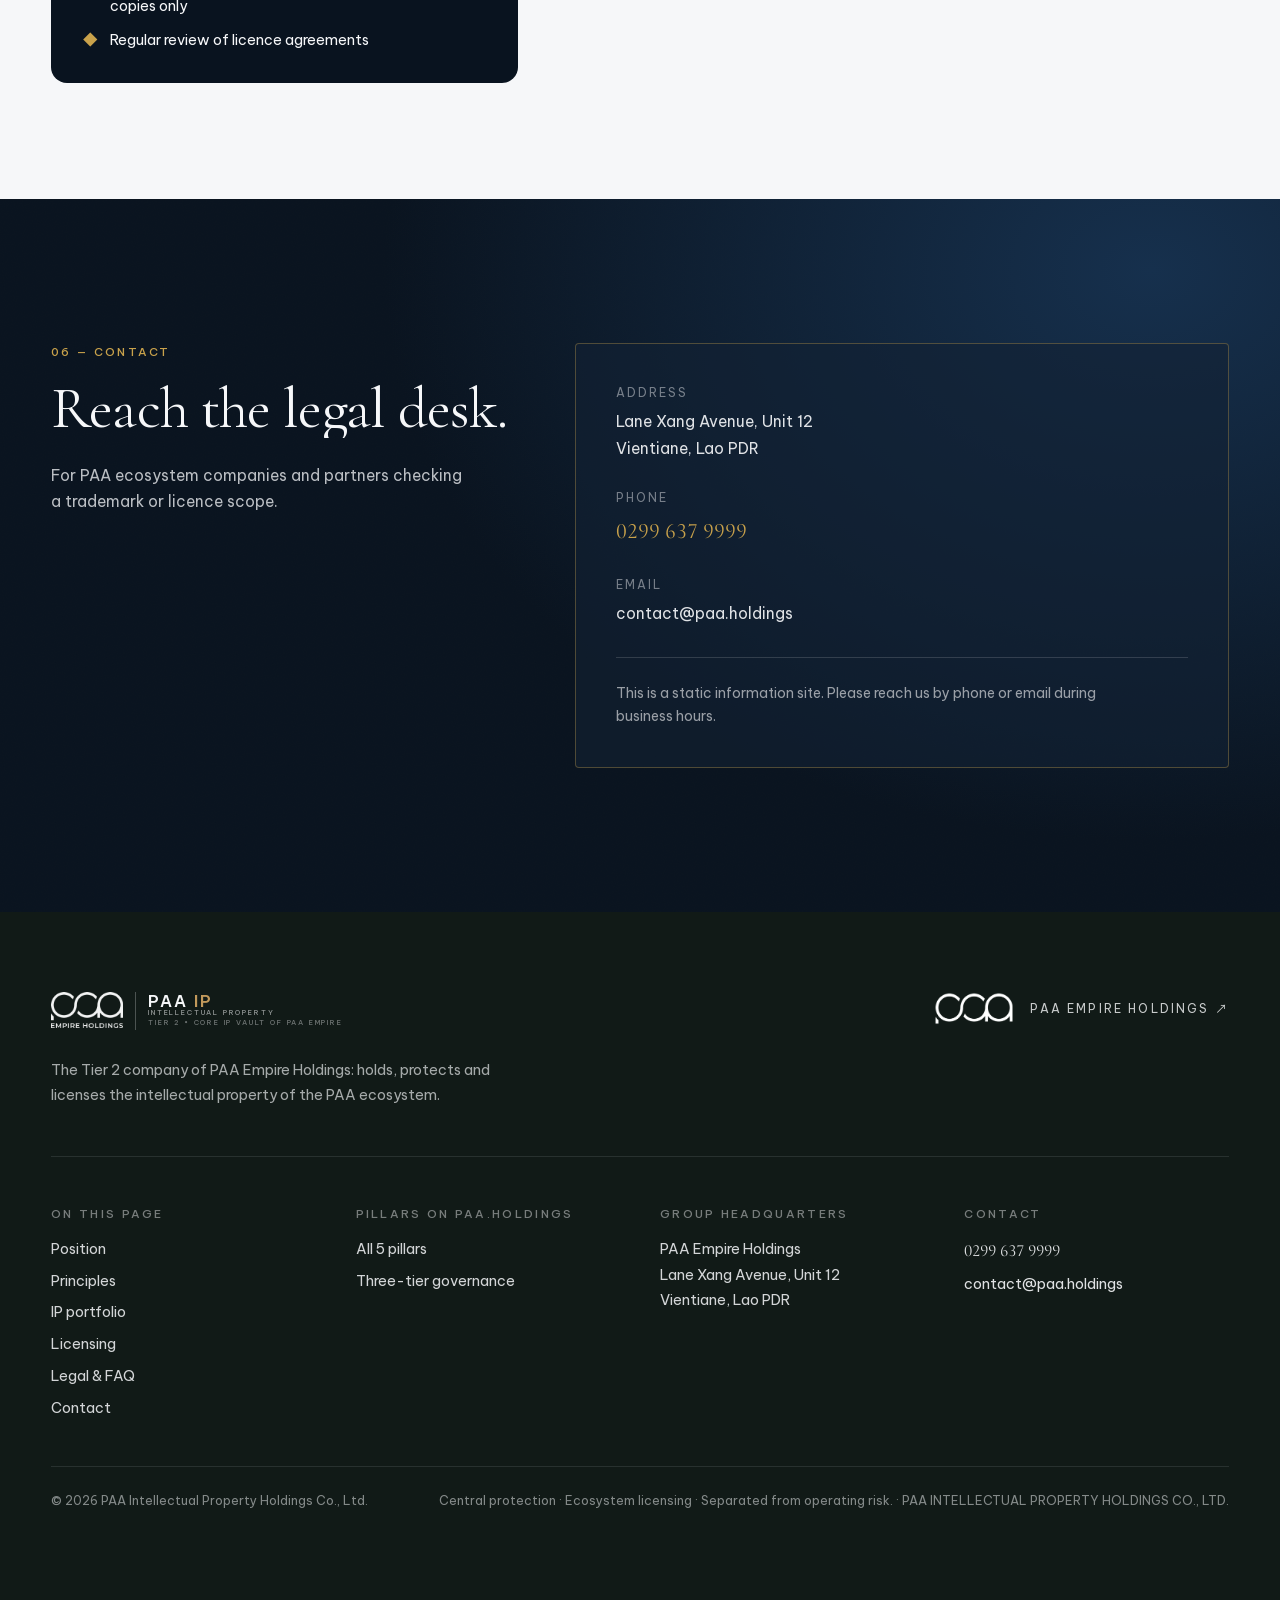
<file: en/index.html>
<!DOCTYPE html><!--zf5rMhdTQryEr9UknA7Ey--><html lang="en" class="__variable_136424 __variable_6d971a __variable_1e4936 __variable_4a859a"><head><meta charSet="utf-8"/><meta name="viewport" content="width=device-width, initial-scale=1"/><link rel="preload" href="/_next/static/media/00f4982f357db61e-s.p.woff2" as="font" crossorigin="" type="font/woff2"/><link rel="preload" href="/_next/static/media/07ef58f5f6014a87-s.p.woff2" as="font" crossorigin="" type="font/woff2"/><link rel="preload" href="/_next/static/media/2173e4bb28c315da-s.p.woff2" as="font" crossorigin="" type="font/woff2"/><link rel="preload" href="/_next/static/media/25ab8995c98996d7-s.p.woff2" as="font" crossorigin="" type="font/woff2"/><link rel="preload" href="/_next/static/media/48410f3df60da620-s.p.woff2" as="font" crossorigin="" type="font/woff2"/><link rel="preload" href="/_next/static/media/5662512df8b0ccdf-s.p.woff2" as="font" crossorigin="" type="font/woff2"/><link rel="preload" href="/_next/static/media/5ab5267d02dae909-s.p.woff2" as="font" crossorigin="" type="font/woff2"/><link rel="preload" href="/_next/static/media/62a3c74fa0e47362-s.p.woff2" as="font" crossorigin="" type="font/woff2"/><link rel="preload" href="/_next/static/media/7b89a4fd5e90ede0-s.p.woff2" as="font" crossorigin="" type="font/woff2"/><link rel="preload" href="/_next/static/media/8201559e247ad180-s.p.woff2" as="font" crossorigin="" type="font/woff2"/><link rel="preload" href="/_next/static/media/89362aa296165c6d-s.p.woff2" as="font" crossorigin="" type="font/woff2"/><link rel="preload" href="/_next/static/media/c48b38fe8bb532f3-s.p.woff2" as="font" crossorigin="" type="font/woff2"/><link rel="preload" href="/_next/static/media/c6f81e539d11fc99-s.p.woff2" as="font" crossorigin="" type="font/woff2"/><link rel="preload" href="/_next/static/media/cd79e1ff94fa521b-s.p.woff2" as="font" crossorigin="" type="font/woff2"/><link rel="preload" href="/_next/static/media/e11f95d95ac59fa4-s.p.woff2" as="font" crossorigin="" type="font/woff2"/><link rel="preload" as="image" href="/images/logos/paa-lockup-white.png"/><link rel="preload" as="image" href="/images/logos/paa-mark-white.png"/><link rel="stylesheet" href="/_next/static/css/6f17d0a183a40526.css" data-precedence="next"/><link rel="stylesheet" href="/_next/static/css/ea0e060875061b37.css" data-precedence="next"/><link rel="stylesheet" href="/_next/static/css/d0051dbfa58806aa.css" data-precedence="next"/><link rel="preload" as="script" fetchPriority="low" href="/_next/static/chunks/webpack-fd79b7a7891f897e.js"/><script src="/_next/static/chunks/87c73c54-24122e7b92478d00.js" async=""></script><script src="/_next/static/chunks/18-1199a09a179f36fc.js" async=""></script><script src="/_next/static/chunks/main-app-a4c10dd6a39bd72f.js" async=""></script><script src="/_next/static/chunks/25c8a87d-6c7817babc937c01.js" async=""></script><script src="/_next/static/chunks/9d78c252-5bb44d5dcb7c12f2.js" async=""></script><script src="/_next/static/chunks/753-714489fba0118efb.js" async=""></script><script src="/_next/static/chunks/198-25d8b6d6e4a62c75.js" async=""></script><script src="/_next/static/chunks/app/%5Blocale%5D/page-baf147f89c0bdc41.js" async=""></script><meta name="next-size-adjust" content=""/><title>PAA IP Holdings — The intellectual-property vault of PAA Empire Holdings</title><meta name="description" content="Tier 2 of PAA&#x27;s three-tier governance: holds and protects the group&#x27;s core intellectual property, licensed with control across the ecosystem."/><link rel="alternate" hrefLang="vi" href="/vi/"/><link rel="alternate" hrefLang="en" href="/en/"/><link rel="alternate" hrefLang="lo" href="/lo/"/><link rel="alternate" hrefLang="zh" href="/zh/"/><meta property="og:title" content="PAA IP Holdings — The intellectual-property vault of PAA Empire Holdings"/><meta property="og:description" content="Tier 2 of PAA&#x27;s three-tier governance: holds and protects the group&#x27;s core intellectual property, licensed with control across the ecosystem."/><meta property="og:locale" content="en"/><meta property="og:type" content="website"/><meta name="twitter:card" content="summary"/><meta name="twitter:title" content="PAA IP Holdings — The intellectual-property vault of PAA Empire Holdings"/><meta name="twitter:description" content="Tier 2 of PAA&#x27;s three-tier governance: holds and protects the group&#x27;s core intellectual property, licensed with control across the ecosystem."/><link rel="icon" href="/favicon.svg"/><script src="/_next/static/chunks/polyfills-42372ed130431b0a.js" noModule=""></script></head><body><div hidden=""><!--$--><!--/$--></div><div class="paa-intro " aria-hidden="true"><div class="paa-intro__inner"><div class="paa-intro__mark"><svg viewBox="0 0 64 64" fill="none" role="img" aria-label="PAA IP Holdings" class="text-mineral"><path d="M32 4L56 18V46L32 60L8 46V18Z" stroke="var(--mark-accent, #C2995B)" stroke-width="3" stroke-linejoin="round"></path><g stroke="currentColor" stroke-width="5.5" stroke-linecap="round"><circle cx="29" cy="32" r="11"></circle><path d="M40 21V43"></path></g></svg></div><p class="paa-intro__name">PAA IP</p><p class="paa-intro__tag">INTELLECTUAL PROPERTY</p></div><p class="paa-intro__count">000</p></div><header class="sticky top-0 z-50 transition-colors duration-500 border-b border-transparent"><div class="shell relative z-50 flex h-16 items-center gap-6"><a href="#top" class="shrink-0" aria-label="PAA IP Holdings"><span class="group inline-flex items-stretch gap-2.5 sm:gap-3 text-mineral "><img src="/images/logos/paa-lockup-white.png" alt="PAA Empire Holdings" class="h-8 w-auto sm:h-9 opacity-95 transition-opacity duration-300 group-hover:opacity-100" decoding="async" aria-hidden="true"/><span class="w-px shrink-0 self-stretch opacity-25 bg-white" aria-hidden="true"></span><span class="flex min-w-0 flex-col justify-between py-[1px]"><span class="text-[14px] tracking-[0.1em] sm:text-[16px] sm:tracking-[0.12em] font-semibold uppercase leading-none">PAA<!-- --> <span class="text-[#C2995B]">IP</span></span><span class="text-[6.5px] tracking-[0.22em] sm:text-[7px] sm:tracking-[0.26em] font-medium uppercase leading-none opacity-55">INTELLECTUAL PROPERTY</span></span></span></a><nav class="ml-auto hidden xl:block" aria-label="Sections"><ol class="flex items-center gap-1"><li><a href="#position" class="group flex items-baseline gap-1.5 whitespace-nowrap rounded-full px-3 py-2 text-[13px] transition-colors text-mineral/75 hover:text-mineral "><span class="num text-[11px] opacity-60">0<!-- -->1</span>Position</a></li><li><a href="#rules" class="group flex items-baseline gap-1.5 whitespace-nowrap rounded-full px-3 py-2 text-[13px] transition-colors text-mineral/75 hover:text-mineral "><span class="num text-[11px] opacity-60">0<!-- -->2</span>Principles</a></li><li><a href="#portfolio" class="group flex items-baseline gap-1.5 whitespace-nowrap rounded-full px-3 py-2 text-[13px] transition-colors text-mineral/75 hover:text-mineral "><span class="num text-[11px] opacity-60">0<!-- -->3</span>IP portfolio</a></li><li><a href="#process" class="group flex items-baseline gap-1.5 whitespace-nowrap rounded-full px-3 py-2 text-[13px] transition-colors text-mineral/75 hover:text-mineral "><span class="num text-[11px] opacity-60">0<!-- -->4</span>Licensing</a></li><li><a href="#legal" class="group flex items-baseline gap-1.5 whitespace-nowrap rounded-full px-3 py-2 text-[13px] transition-colors text-mineral/75 hover:text-mineral "><span class="num text-[11px] opacity-60">0<!-- -->5</span>Legal &amp; FAQ</a></li></ol></nav><div class="ml-auto hidden items-center gap-3 md:flex xl:ml-0"><div class="relative"><button type="button" aria-haspopup="listbox" aria-expanded="false" aria-controls="_R_mkluivb_" aria-label="Language" class="flex items-center gap-2 rounded-full border py-1.5 pl-1.5 pr-3 text-[12.5px] font-medium transition-colors border-white/25 text-white hover:border-white/60"><svg width="22" height="22" viewBox="0 0 24 24" class="shrink-0 rounded-full ring-1 ring-black/10" aria-hidden="true"><defs><clipPath id="f_R_mmkluivb_"><circle cx="12" cy="12" r="12"></circle></clipPath></defs><g clip-path="url(#f_R_mmkluivb_)"><rect width="24" height="24" fill="#012169"></rect><path d="M0 0L24 24M24 0L0 24" stroke="#FFF" stroke-width="5"></path><path d="M0 0L24 24M24 0L0 24" stroke="#C8102E" stroke-width="2.5"></path><path d="M12 0V24M0 12H24" stroke="#FFF" stroke-width="7"></path><path d="M12 0V24M0 12H24" stroke="#C8102E" stroke-width="4"></path></g></svg>EN<svg viewBox="0 0 10 6" class="h-1.5 w-2.5 transition-transform " aria-hidden="true"><path d="M1 1l4 4 4-4" fill="none" stroke="currentColor" stroke-width="1.5"></path></svg></button></div><a href="#contact" class="whitespace-nowrap rounded-full bg-pasture-bright px-4 py-2.5 text-[13px] font-medium text-steel transition-transform hover:-translate-y-0.5">Contact</a></div><button type="button" class="ml-auto rounded-full border px-4 py-2 text-[13px] md:ml-3 xl:hidden border-white/25 text-mineral" aria-expanded="false" aria-controls="mobile-nav">Menu</button></div></header><main><section id="top" data-tone="dark" class="relative -mt-16 bg-steel text-mineral" style="height:240vh;--p:0"><div class="sticky top-0 h-[100svh] min-h-[640px] overflow-hidden"><div aria-hidden="true" class="absolute inset-0 bg-[radial-gradient(60%_60%_at_70%_45%,#16304d_0%,#09131f_70%)]"></div><canvas class="absolute inset-0 h-full w-full opacity-0 transition-opacity duration-1000 [&amp;.is-ready]:opacity-100" aria-hidden="true"></canvas><div aria-hidden="true" class="pointer-events-none absolute inset-0 bg-gradient-to-r from-steel/90 via-steel/30 to-transparent"></div><div aria-hidden="true" class="pointer-events-none absolute inset-0 bg-steel/60 md:hidden"></div><ol aria-hidden="true" class="pointer-events-none absolute right-[5vw] top-1/2 hidden -translate-y-1/2 space-y-[19vh] text-right lg:block" style="opacity:clamp(0, calc((var(--p) - 0.25) * 4), 1)"><li class="text-[13px] tracking-[0.12em] text-mineral/80"><span class="mr-3 inline-block h-px w-10 align-middle bg-mineral/40"></span><span class="">Tier 1 · PAA Empire Holdings</span></li><li class="text-[13px] tracking-[0.12em] text-mineral/80"><span class="mr-3 inline-block h-px w-10 align-middle bg-pasture-bright"></span><span class="text-pasture-bright">Tier 2 · PAA IP Holdings</span></li><li class="text-[13px] tracking-[0.12em] text-mineral/80"><span class="mr-3 inline-block h-px w-10 align-middle bg-mineral/40"></span><span class="">Tier 3 · Operating companies</span></li></ol><div class="shell relative flex h-full flex-col justify-center pb-10 pt-24" style="opacity:clamp(0, calc(1 - (var(--p) - 0.15) * 4), 1)"><p class="eyebrow hero-in text-pasture-bright" style="--i:0" data-scramble="true">TIER 2 · INTELLECTUAL PROPERTY VAULT</p><h1 class="display mt-6 max-w-[min(100%,820px)] text-[clamp(42px,min(6vw,11vh),108px)]"><span class="block" data-split="intro" data-delay="0.3">We hold on to</span><span class="gold-text block italic" data-split="intro" data-delay="0.55">what makes the group valuable.</span></h1><p class="hero-in mt-7 max-w-[50ch] text-[16px] leading-[1.7] text-mineral/80 md:text-[17px]" style="--i:3">PAA IP Holdings holds the formulas, processes, software and trademarks of the entire PAA ecosystem — fully separated from the operating risks on the front line.</p><div class="hero-in mt-9 flex flex-wrap gap-3" style="--i:4"><a href="#portfolio" data-magnetic="true" class="rounded-full bg-pasture-bright px-6 py-3.5 text-[14px] font-medium text-steel">View the IP portfolio</a><a href="#contact" class="rounded-full border border-mineral/30 px-6 py-3.5 text-[14px] transition-colors hover:bg-mineral hover:text-steel">Contact legal</a></div><dl class="hero-in mt-14 flex gap-10 border-t border-mineral/15 pt-6" style="--i:5"><div><dt class="sr-only">IP assets under protection</dt><dd class="num gold-text text-[46px] leading-none" data-count="8">8</dd><dd class="mt-2 max-w-[18ch] text-[12px] leading-snug text-mineral/65">IP assets under protection</dd></div><div><dt class="sr-only">operating companies licensed</dt><dd class="num gold-text text-[46px] leading-none" data-count="3">3</dd><dd class="mt-2 max-w-[18ch] text-[12px] leading-snug text-mineral/65">operating companies licensed</dd></div><div><dt class="sr-only">families of IP assets</dt><dd class="num gold-text text-[46px] leading-none" data-count="3">3</dd><dd class="mt-2 max-w-[18ch] text-[12px] leading-snug text-mineral/65">families of IP assets</dd></div></dl></div></div></section><section id="position" data-tone="light" class="relative overflow-x-clip bg-mineral py-24 md:py-36"><span aria-hidden="true" data-speed="0.5" class="section-num text-pasture">01</span><div class="shell grid gap-14 lg:grid-cols-[minmax(0,5fr)_minmax(0,7fr)]"><div class="lg:sticky lg:top-28 lg:self-start"><p class="eyebrow text-pasture" data-reveal="true" data-scramble="true">01 — THE TIER 2 POSITION</p><h2 class="display mt-5 text-[clamp(36px,4.8vw,72px)]" data-split="true">In the middle, to protect both ends.</h2><p class="mt-6 max-w-[48ch] text-[16px] leading-[1.75] text-muted" data-scrub="true">Tier 1 owns and controls. Tier 3 operates and carries market risk. Tier 2 sits between them, holding the IP so that an incident at a farm or a plant can never reach the group&#x27;s core assets.</p></div><ol class="relative"><span aria-hidden="true" class="absolute bottom-10 left-[27px] top-10 w-px bg-gradient-to-b from-ink/20 via-pasture-bright to-ink/20"></span><li class="relative pb-6" data-reveal="true" style="--d:0"><div class="relative ml-0 flex gap-6 rounded-2xl border p-6 transition-transform duration-500 hover:-translate-y-1 md:p-8 border-ink/10 bg-white"><span class="relative z-10 flex h-14 w-14 shrink-0 items-center justify-center rounded-full bg-hay"><img src="/images/logos/paa-mark-white.png" alt="PAA Empire Holdings" class="h-8 w-8 text-ink" decoding="async" aria-hidden="true"/></span><div><p class="eyebrow text-pasture">Tier 1</p><p class="display mt-2 text-[26px] leading-tight md:text-[32px]">PAA Empire Holdings</p><p class="mt-3 text-[15px] leading-relaxed text-muted">Owns 100% of PAA IP Holdings, sets strategy and approves the IP portfolio.</p></div></div><p class="ml-[64px] mt-4 text-[12.5px] font-medium uppercase tracking-[0.14em] text-pasture">Ownership &amp; control ↓</p></li><li class="relative pb-6" data-reveal="true" style="--d:1"><div class="relative ml-0 flex gap-6 rounded-2xl border p-6 transition-transform duration-500 hover:-translate-y-1 md:p-8 border-pasture-bright/50 bg-steel text-mineral shadow-[0_40px_80px_-40px_rgb(9_19_31/0.7)]" data-tilt="4"><span class="relative z-10 flex h-14 w-14 shrink-0 items-center justify-center rounded-full bg-pasture-bright/15"><svg viewBox="0 0 64 64" fill="none" role="img" aria-label="PAA IP Holdings" class="h-8 w-8 text-mineral" aria-hidden="true"><path d="M32 4L56 18V46L32 60L8 46V18Z" stroke="var(--mark-accent, #C2995B)" stroke-width="3" stroke-linejoin="round"></path><g stroke="currentColor" stroke-width="5.5" stroke-linecap="round"><circle cx="29" cy="32" r="11"></circle><path d="M40 21V43"></path></g></svg></span><div><p class="eyebrow text-pasture-bright">Tier 2</p><p class="display mt-2 text-[26px] leading-tight md:text-[32px]">PAA IP Holdings</p><p class="mt-3 text-[15px] leading-relaxed text-mineral/75">Registers, protects, holds and licenses intellectual property. No production, no outside dealings.</p></div></div><p class="ml-[64px] mt-4 text-[12.5px] font-medium uppercase tracking-[0.14em] text-pasture">Exclusive licences ↓</p></li><li class="relative pb-6" data-reveal="true" style="--d:2"><div class="relative ml-0 flex gap-6 rounded-2xl border p-6 transition-transform duration-500 hover:-translate-y-1 md:p-8 border-ink/10 bg-white"><span class="relative z-10 flex h-14 w-14 shrink-0 items-center justify-center rounded-full bg-hay"><svg viewBox="0 0 64 64" fill="none" role="img" aria-label="LAOS Agro Processing" class="h-8 w-8 text-ink" aria-hidden="true"><g stroke="currentColor" stroke-width="5.5" stroke-linecap="round" stroke-linejoin="round"><circle cx="26" cy="30" r="15"></circle><path d="M41 15V45"></path></g><path d="M41 45C41 32 46 20 58 10" stroke="var(--mark-accent, #C2995B)" stroke-width="3.2" stroke-linecap="round" fill="none"></path><path d="M44 42C44 34 48 24 56 16" stroke="var(--mark-accent, #C2995B)" stroke-width="1.6" stroke-linecap="round" opacity=".55" fill="none"></path><g stroke="var(--mark-accent, #C2995B)" stroke-width="2" stroke-linecap="round" fill="none"><path d="M36 52C44 54 52 57 60 61"></path><path d="M34 56C41 57.5 48 60 54 63" opacity=".75"></path><path d="M39 48.5C46 50 54 52 61 55" opacity=".85"></path></g></svg></span><div><p class="eyebrow text-pasture">Tier 3</p><p class="display mt-2 text-[26px] leading-tight md:text-[32px]">LAOS Agro Processing · KEOPHILA · PAA Agri Development</p><p class="mt-3 text-[15px] leading-relaxed text-muted">Use the IP under licence agreements, within the agreed scope, term and standards.</p></div></div></li></ol></div></section><section id="rules" data-tone="dark" class="relative overflow-hidden bg-steel py-24 text-mineral md:py-40"><div class="absolute inset-0 opacity-25" data-parallax="0.15"><img src="/media/rules.webp" srcSet="/media/rules-sm.webp 900w, /media/rules.webp 1920w" sizes="100vw" alt="" loading="lazy" class="absolute inset-0 w-full object-cover grayscale"/></div><div aria-hidden="true" class="absolute inset-0 bg-gradient-to-b from-steel via-steel/70 to-steel"></div><span aria-hidden="true" data-speed="0.5" class="section-num">02</span><div class="shell relative"><p class="eyebrow text-pasture-bright" data-reveal="true" data-scramble="true">02 — THREE IRONCLAD PRINCIPLES</p><ol class="mt-12 space-y-20 md:space-y-28"><li class="grid gap-6 md:grid-cols-[120px_minmax(0,1fr)]"><span class="num gold-text text-[72px] leading-none md:text-[96px]" data-reveal="true">I</span><div><p class="display max-w-[min(100%,34rem)] text-[clamp(34px,4.6vw,72px)] leading-[1.05]" data-scrub="true">Hold all core intellectual property.</p><p class="mt-6 max-w-[56ch] text-[16px] leading-[1.75] text-mineral/70" data-reveal="true">Every formula, process, piece of software and trademark created in the ecosystem is registered and held here — not scattered across the operating companies.</p></div></li><li class="grid gap-6 md:grid-cols-[120px_minmax(0,1fr)]"><span class="num gold-text text-[72px] leading-none md:text-[96px]" data-reveal="true">II</span><div><p class="display max-w-[min(100%,34rem)] text-[clamp(34px,4.6vw,72px)] leading-[1.05]" data-scrub="true">Separated from operating risk.</p><p class="mt-6 max-w-[56ch] text-[16px] leading-[1.75] text-mineral/70" data-reveal="true">IP is held centrally at Tier 2 — an incident, dispute or shock at a farm or plant cannot reach the vault of core assets.</p></div></li><li class="grid gap-6 md:grid-cols-[120px_minmax(0,1fr)]"><span class="num gold-text text-[72px] leading-none md:text-[96px]" data-reveal="true">III</span><div><p class="display max-w-[min(100%,34rem)] text-[clamp(34px,4.6vw,72px)] leading-[1.05]" data-scrub="true">Licensed with control across the ecosystem.</p><p class="mt-6 max-w-[56ch] text-[16px] leading-[1.75] text-mineral/70" data-reveal="true">Each Tier 3 company uses IP through a licence with a clear scope, term and conditions, reviewed on a regular cycle.</p></div></li></ol></div></section><section id="portfolio" data-tone="light" class="relative overflow-x-clip bg-hay py-24 md:py-36"><span aria-hidden="true" data-speed="0.5" class="section-num text-pasture">03</span><div class="shell"><div class="grid gap-6 lg:grid-cols-2 lg:items-end"><div><p class="eyebrow text-pasture" data-reveal="true" data-scramble="true">03 — IP PORTFOLIO</p><h2 class="display mt-5 text-[clamp(36px,4.8vw,72px)]" data-split="true">What we keep in the vault.</h2></div><p class="max-w-[48ch] text-[15.5px] leading-[1.7] text-muted lg:justify-self-end" data-scrub="true">Technical details of each asset are trade secrets and not published. Below are the scope and the licensed company.</p></div><div role="tablist" class="mt-10 grid grid-cols-2 gap-1.5 sm:flex sm:flex-wrap sm:gap-2"><button role="tab" aria-selected="true" class="rounded-full border px-2.5 py-1.5 text-left text-[11.5px] leading-tight transition-colors sm:px-4 sm:py-2 sm:text-[13px] sm:leading-normal border-steel bg-steel text-mineral">All<span class="num ml-1.5 opacity-60 sm:ml-2">8</span></button><button role="tab" aria-selected="false" class="rounded-full border px-2.5 py-1.5 text-left text-[11.5px] leading-tight transition-colors sm:px-4 sm:py-2 sm:text-[13px] sm:leading-normal border-ink/20 hover:border-ink/50">Processing &amp; natural fibre<span class="num ml-1.5 opacity-60 sm:ml-2">3</span></button><button role="tab" aria-selected="false" class="rounded-full border px-2.5 py-1.5 text-left text-[11.5px] leading-tight transition-colors sm:px-4 sm:py-2 sm:text-[13px] sm:leading-normal border-ink/20 hover:border-ink/50">Livestock technology<span class="num ml-1.5 opacity-60 sm:ml-2">3</span></button><button role="tab" aria-selected="false" class="rounded-full border px-2.5 py-1.5 text-left text-[11.5px] leading-tight transition-colors sm:px-4 sm:py-2 sm:text-[13px] sm:leading-normal border-ink/20 hover:border-ink/50">Trademarks &amp; design<span class="num ml-1.5 opacity-60 sm:ml-2">2</span></button></div><ul class="mt-10 grid gap-4 sm:grid-cols-2 lg:grid-cols-4"><li style="animation:rise .7s 0s cubic-bezier(.16,1,.3,1) both"><button type="button" data-tilt="6" data-cursor="View details" class="group relative flex h-full min-h-[320px] w-full flex-col overflow-hidden rounded-2xl bg-steel text-left text-mineral"><img src="/media/ip-formula-sm.webp" alt="" loading="lazy" class="absolute inset-0 h-full w-full object-cover opacity-40 grayscale transition-all duration-700 group-hover:scale-105 group-hover:opacity-60 group-hover:grayscale-0"/><span aria-hidden="true" class="absolute inset-0 bg-gradient-to-t from-steel via-steel/70 to-steel/20"></span><span class="relative flex items-center justify-between p-5"><span class="rounded-full border border-pasture-bright/40 px-2.5 py-1 text-[11px] text-pasture-bright">Processing &amp; natural fibre</span><span class="mono text-[11px] text-mineral/40">IP-<!-- -->001</span></span><span class="relative mt-auto p-5"><span class="display block text-[24px] leading-[1.12]">Banana-fibre treatment &amp; softening formula</span><span class="mt-3 block text-[13.5px] leading-relaxed text-mineral/70">Composition, concentration and bath regime for degumming, softening and mould protection.</span><span class="mt-4 block text-[12px] text-pasture-bright">→ <!-- -->LAOS Agro Processing</span></span></button></li><li style="animation:rise .7s 0.06s cubic-bezier(.16,1,.3,1) both"><button type="button" data-tilt="6" data-cursor="View details" class="group relative flex h-full min-h-[320px] w-full flex-col overflow-hidden rounded-2xl bg-steel text-left text-mineral"><img src="/media/ip-design-sm.webp" alt="" loading="lazy" class="absolute inset-0 h-full w-full object-cover opacity-40 grayscale transition-all duration-700 group-hover:scale-105 group-hover:opacity-60 group-hover:grayscale-0"/><span aria-hidden="true" class="absolute inset-0 bg-gradient-to-t from-steel via-steel/70 to-steel/20"></span><span class="relative flex items-center justify-between p-5"><span class="rounded-full border border-pasture-bright/40 px-2.5 py-1 text-[11px] text-pasture-bright">Processing &amp; natural fibre</span><span class="mono text-[11px] text-mineral/40">IP-<!-- -->002</span></span><span class="relative mt-auto p-5"><span class="display block text-[24px] leading-[1.12]">Decorticator operating procedure</span><span class="mt-3 block text-[13.5px] leading-relaxed text-mineral/70">Machine settings, feeding technique, sheath grading and safety controls.</span><span class="mt-4 block text-[12px] text-pasture-bright">→ <!-- -->LAOS Agro Processing</span></span></button></li><li style="animation:rise .7s 0.12s cubic-bezier(.16,1,.3,1) both"><button type="button" data-tilt="6" data-cursor="View details" class="group relative flex h-full min-h-[320px] w-full flex-col overflow-hidden rounded-2xl bg-steel text-left text-mineral"><img src="/media/ip-process-sm.webp" alt="" loading="lazy" class="absolute inset-0 h-full w-full object-cover opacity-40 grayscale transition-all duration-700 group-hover:scale-105 group-hover:opacity-60 group-hover:grayscale-0"/><span aria-hidden="true" class="absolute inset-0 bg-gradient-to-t from-steel via-steel/70 to-steel/20"></span><span class="relative flex items-center justify-between p-5"><span class="rounded-full border border-pasture-bright/40 px-2.5 py-1 text-[11px] text-pasture-bright">Processing &amp; natural fibre</span><span class="mono text-[11px] text-mineral/40">IP-<!-- -->003</span></span><span class="relative mt-auto p-5"><span class="display block text-[24px] leading-[1.12]">Natural-colour banana drying standard</span><span class="mt-3 block text-[13.5px] leading-relaxed text-mineral/70">Heat-pump drying curves and moisture / water-activity targets per product.</span><span class="mt-4 block text-[12px] text-pasture-bright">→ <!-- -->LAOS Agro Processing</span></span></button></li><li style="animation:rise .7s 0.18s cubic-bezier(.16,1,.3,1) both"><button type="button" data-tilt="6" data-cursor="View details" class="group relative flex h-full min-h-[320px] w-full flex-col overflow-hidden rounded-2xl bg-steel text-left text-mineral"><img src="/media/ip-software-sm.webp" alt="" loading="lazy" class="absolute inset-0 h-full w-full object-cover opacity-40 grayscale transition-all duration-700 group-hover:scale-105 group-hover:opacity-60 group-hover:grayscale-0"/><span aria-hidden="true" class="absolute inset-0 bg-gradient-to-t from-steel via-steel/70 to-steel/20"></span><span class="relative flex items-center justify-between p-5"><span class="rounded-full border border-pasture-bright/40 px-2.5 py-1 text-[11px] text-pasture-bright">Livestock technology</span><span class="mono text-[11px] text-mineral/40">IP-<!-- -->004</span></span><span class="relative mt-auto p-5"><span class="display block text-[24px] leading-[1.12]">RFID herd app software &amp; data architecture</span><span class="mt-3 block text-[13.5px] leading-relaxed text-mineral/70">Application, database and RFID-reader / weighbridge integration.</span><span class="mt-4 block text-[12px] text-pasture-bright">→ <!-- -->KEOPHILA · PAA Agri Development</span></span></button></li><li style="animation:rise .7s 0.24s cubic-bezier(.16,1,.3,1) both"><button type="button" data-tilt="6" data-cursor="View details" class="group relative flex h-full min-h-[320px] w-full flex-col overflow-hidden rounded-2xl bg-steel text-left text-mineral"><img src="/media/ip-software-sm.webp" alt="" loading="lazy" class="absolute inset-0 h-full w-full object-cover opacity-40 grayscale transition-all duration-700 group-hover:scale-105 group-hover:opacity-60 group-hover:grayscale-0"/><span aria-hidden="true" class="absolute inset-0 bg-gradient-to-t from-steel via-steel/70 to-steel/20"></span><span class="relative flex items-center justify-between p-5"><span class="rounded-full border border-pasture-bright/40 px-2.5 py-1 text-[11px] text-pasture-bright">Livestock technology</span><span class="mono text-[11px] text-mineral/40">IP-<!-- -->005</span></span><span class="relative mt-auto p-5"><span class="display block text-[24px] leading-[1.12]">Weight-gain (ADG) tracking algorithm</span><span class="mt-3 block text-[13.5px] leading-relaxed text-mineral/70">Calculation, alert thresholds and separation rules per breed.</span><span class="mt-4 block text-[12px] text-pasture-bright">→ <!-- -->KEOPHILA</span></span></button></li><li style="animation:rise .7s 0.3s cubic-bezier(.16,1,.3,1) both"><button type="button" data-tilt="6" data-cursor="View details" class="group relative flex h-full min-h-[320px] w-full flex-col overflow-hidden rounded-2xl bg-steel text-left text-mineral"><img src="/media/ip-formula-sm.webp" alt="" loading="lazy" class="absolute inset-0 h-full w-full object-cover opacity-40 grayscale transition-all duration-700 group-hover:scale-105 group-hover:opacity-60 group-hover:grayscale-0"/><span aria-hidden="true" class="absolute inset-0 bg-gradient-to-t from-steel via-steel/70 to-steel/20"></span><span class="relative flex items-center justify-between p-5"><span class="rounded-full border border-pasture-bright/40 px-2.5 py-1 text-[11px] text-pasture-bright">Livestock technology</span><span class="mono text-[11px] text-mineral/40">IP-<!-- -->006</span></span><span class="relative mt-auto p-5"><span class="display block text-[24px] leading-[1.12]">Nutrition &amp; biosecurity protocols</span><span class="mt-3 block text-[13.5px] leading-relaxed text-mineral/70">Stage rations, vaccination schedules, disinfection-gate procedures.</span><span class="mt-4 block text-[12px] text-pasture-bright">→ <!-- -->KEOPHILA · PAA Agri Development</span></span></button></li><li style="animation:rise .7s 0.36s cubic-bezier(.16,1,.3,1) both"><button type="button" data-tilt="6" data-cursor="View details" class="group relative flex h-full min-h-[320px] w-full flex-col overflow-hidden rounded-2xl bg-steel text-left text-mineral"><img src="/media/ip-brand-sm.webp" alt="" loading="lazy" class="absolute inset-0 h-full w-full object-cover opacity-40 grayscale transition-all duration-700 group-hover:scale-105 group-hover:opacity-60 group-hover:grayscale-0"/><span aria-hidden="true" class="absolute inset-0 bg-gradient-to-t from-steel via-steel/70 to-steel/20"></span><span class="relative flex items-center justify-between p-5"><span class="rounded-full border border-pasture-bright/40 px-2.5 py-1 text-[11px] text-pasture-bright">Trademarks &amp; design</span><span class="mono text-[11px] text-mineral/40">IP-<!-- -->007</span></span><span class="relative mt-auto p-5"><span class="display block text-[24px] leading-[1.12]">PAA brand system</span><span class="mt-3 block text-[13.5px] leading-relaxed text-mineral/70">PAA word and figure marks and the member-company variants.</span><span class="mt-4 block text-[12px] text-pasture-bright">→ <!-- -->All Tier 3 companies</span></span></button></li><li style="animation:rise .7s 0.42s cubic-bezier(.16,1,.3,1) both"><button type="button" data-tilt="6" data-cursor="View details" class="group relative flex h-full min-h-[320px] w-full flex-col overflow-hidden rounded-2xl bg-steel text-left text-mineral"><img src="/media/ip-design-sm.webp" alt="" loading="lazy" class="absolute inset-0 h-full w-full object-cover opacity-40 grayscale transition-all duration-700 group-hover:scale-105 group-hover:opacity-60 group-hover:grayscale-0"/><span aria-hidden="true" class="absolute inset-0 bg-gradient-to-t from-steel via-steel/70 to-steel/20"></span><span class="relative flex items-center justify-between p-5"><span class="rounded-full border border-pasture-bright/40 px-2.5 py-1 text-[11px] text-pasture-bright">Trademarks &amp; design</span><span class="mono text-[11px] text-mineral/40">IP-<!-- -->008</span></span><span class="relative mt-auto p-5"><span class="display block text-[24px] leading-[1.12]">Export produce &amp; fibre brands</span><span class="mt-3 block text-[13.5px] leading-relaxed text-mineral/70">Names, logos and packaging of the dried-banana and banana-fibre lines.</span><span class="mt-4 block text-[12px] text-pasture-bright">→ <!-- -->LAOS Agro Processing</span></span></button></li></ul></div><dialog class="m-auto max-h-[88svh] w-[min(760px,calc(100vw-32px))] overflow-hidden rounded-2xl bg-mineral p-0 text-ink backdrop:bg-steel/80 backdrop:backdrop-blur-sm" data-lenis-prevent="true" data-lenis-prevent-touch="true" aria-labelledby="ip-title"></dialog></section><div class="overflow-hidden py-6 border-y border-pasture-bright/30 bg-steel text-pasture-bright" aria-hidden="true"><div class="flex w-max will-change-transform"><div class="flex shrink-0"><span class="display flex items-center whitespace-nowrap px-6 text-[clamp(32px,4vw,64px)] italic">Trade secrets<svg viewBox="0 0 24 24" class="ml-12 h-5 w-5 opacity-60"><path d="M2 20C8 12 16 6 22 4" stroke="currentColor" stroke-width="1.5" fill="none"></path><path d="M2 22C9 15 16 10 22 8" stroke="currentColor" stroke-width="1.5" fill="none"></path></svg></span><span class="display flex items-center whitespace-nowrap px-6 text-[clamp(32px,4vw,64px)] italic">Software copyright<svg viewBox="0 0 24 24" class="ml-12 h-5 w-5 opacity-60"><path d="M2 20C8 12 16 6 22 4" stroke="currentColor" stroke-width="1.5" fill="none"></path><path d="M2 22C9 15 16 10 22 8" stroke="currentColor" stroke-width="1.5" fill="none"></path></svg></span><span class="display flex items-center whitespace-nowrap px-6 text-[clamp(32px,4vw,64px)] italic">Trademarks<svg viewBox="0 0 24 24" class="ml-12 h-5 w-5 opacity-60"><path d="M2 20C8 12 16 6 22 4" stroke="currentColor" stroke-width="1.5" fill="none"></path><path d="M2 22C9 15 16 10 22 8" stroke="currentColor" stroke-width="1.5" fill="none"></path></svg></span><span class="display flex items-center whitespace-nowrap px-6 text-[clamp(32px,4vw,64px)] italic">Standard processes<svg viewBox="0 0 24 24" class="ml-12 h-5 w-5 opacity-60"><path d="M2 20C8 12 16 6 22 4" stroke="currentColor" stroke-width="1.5" fill="none"></path><path d="M2 22C9 15 16 10 22 8" stroke="currentColor" stroke-width="1.5" fill="none"></path></svg></span><span class="display flex items-center whitespace-nowrap px-6 text-[clamp(32px,4vw,64px)] italic">Ecosystem licensing<svg viewBox="0 0 24 24" class="ml-12 h-5 w-5 opacity-60"><path d="M2 20C8 12 16 6 22 4" stroke="currentColor" stroke-width="1.5" fill="none"></path><path d="M2 22C9 15 16 10 22 8" stroke="currentColor" stroke-width="1.5" fill="none"></path></svg></span><span class="display flex items-center whitespace-nowrap px-6 text-[clamp(32px,4vw,64px)] italic">Central protection<svg viewBox="0 0 24 24" class="ml-12 h-5 w-5 opacity-60"><path d="M2 20C8 12 16 6 22 4" stroke="currentColor" stroke-width="1.5" fill="none"></path><path d="M2 22C9 15 16 10 22 8" stroke="currentColor" stroke-width="1.5" fill="none"></path></svg></span><span class="display flex items-center whitespace-nowrap px-6 text-[clamp(32px,4vw,64px)] italic">Risk separation<svg viewBox="0 0 24 24" class="ml-12 h-5 w-5 opacity-60"><path d="M2 20C8 12 16 6 22 4" stroke="currentColor" stroke-width="1.5" fill="none"></path><path d="M2 22C9 15 16 10 22 8" stroke="currentColor" stroke-width="1.5" fill="none"></path></svg></span><span class="display flex items-center whitespace-nowrap px-6 text-[clamp(32px,4vw,64px)] italic">Trade secrets<svg viewBox="0 0 24 24" class="ml-12 h-5 w-5 opacity-60"><path d="M2 20C8 12 16 6 22 4" stroke="currentColor" stroke-width="1.5" fill="none"></path><path d="M2 22C9 15 16 10 22 8" stroke="currentColor" stroke-width="1.5" fill="none"></path></svg></span><span class="display flex items-center whitespace-nowrap px-6 text-[clamp(32px,4vw,64px)] italic">Software copyright<svg viewBox="0 0 24 24" class="ml-12 h-5 w-5 opacity-60"><path d="M2 20C8 12 16 6 22 4" stroke="currentColor" stroke-width="1.5" fill="none"></path><path d="M2 22C9 15 16 10 22 8" stroke="currentColor" stroke-width="1.5" fill="none"></path></svg></span><span class="display flex items-center whitespace-nowrap px-6 text-[clamp(32px,4vw,64px)] italic">Trademarks<svg viewBox="0 0 24 24" class="ml-12 h-5 w-5 opacity-60"><path d="M2 20C8 12 16 6 22 4" stroke="currentColor" stroke-width="1.5" fill="none"></path><path d="M2 22C9 15 16 10 22 8" stroke="currentColor" stroke-width="1.5" fill="none"></path></svg></span><span class="display flex items-center whitespace-nowrap px-6 text-[clamp(32px,4vw,64px)] italic">Standard processes<svg viewBox="0 0 24 24" class="ml-12 h-5 w-5 opacity-60"><path d="M2 20C8 12 16 6 22 4" stroke="currentColor" stroke-width="1.5" fill="none"></path><path d="M2 22C9 15 16 10 22 8" stroke="currentColor" stroke-width="1.5" fill="none"></path></svg></span><span class="display flex items-center whitespace-nowrap px-6 text-[clamp(32px,4vw,64px)] italic">Ecosystem licensing<svg viewBox="0 0 24 24" class="ml-12 h-5 w-5 opacity-60"><path d="M2 20C8 12 16 6 22 4" stroke="currentColor" stroke-width="1.5" fill="none"></path><path d="M2 22C9 15 16 10 22 8" stroke="currentColor" stroke-width="1.5" fill="none"></path></svg></span><span class="display flex items-center whitespace-nowrap px-6 text-[clamp(32px,4vw,64px)] italic">Central protection<svg viewBox="0 0 24 24" class="ml-12 h-5 w-5 opacity-60"><path d="M2 20C8 12 16 6 22 4" stroke="currentColor" stroke-width="1.5" fill="none"></path><path d="M2 22C9 15 16 10 22 8" stroke="currentColor" stroke-width="1.5" fill="none"></path></svg></span><span class="display flex items-center whitespace-nowrap px-6 text-[clamp(32px,4vw,64px)] italic">Risk separation<svg viewBox="0 0 24 24" class="ml-12 h-5 w-5 opacity-60"><path d="M2 20C8 12 16 6 22 4" stroke="currentColor" stroke-width="1.5" fill="none"></path><path d="M2 22C9 15 16 10 22 8" stroke="currentColor" stroke-width="1.5" fill="none"></path></svg></span></div><div class="flex shrink-0"><span class="display flex items-center whitespace-nowrap px-6 text-[clamp(32px,4vw,64px)] italic">Trade secrets<svg viewBox="0 0 24 24" class="ml-12 h-5 w-5 opacity-60"><path d="M2 20C8 12 16 6 22 4" stroke="currentColor" stroke-width="1.5" fill="none"></path><path d="M2 22C9 15 16 10 22 8" stroke="currentColor" stroke-width="1.5" fill="none"></path></svg></span><span class="display flex items-center whitespace-nowrap px-6 text-[clamp(32px,4vw,64px)] italic">Software copyright<svg viewBox="0 0 24 24" class="ml-12 h-5 w-5 opacity-60"><path d="M2 20C8 12 16 6 22 4" stroke="currentColor" stroke-width="1.5" fill="none"></path><path d="M2 22C9 15 16 10 22 8" stroke="currentColor" stroke-width="1.5" fill="none"></path></svg></span><span class="display flex items-center whitespace-nowrap px-6 text-[clamp(32px,4vw,64px)] italic">Trademarks<svg viewBox="0 0 24 24" class="ml-12 h-5 w-5 opacity-60"><path d="M2 20C8 12 16 6 22 4" stroke="currentColor" stroke-width="1.5" fill="none"></path><path d="M2 22C9 15 16 10 22 8" stroke="currentColor" stroke-width="1.5" fill="none"></path></svg></span><span class="display flex items-center whitespace-nowrap px-6 text-[clamp(32px,4vw,64px)] italic">Standard processes<svg viewBox="0 0 24 24" class="ml-12 h-5 w-5 opacity-60"><path d="M2 20C8 12 16 6 22 4" stroke="currentColor" stroke-width="1.5" fill="none"></path><path d="M2 22C9 15 16 10 22 8" stroke="currentColor" stroke-width="1.5" fill="none"></path></svg></span><span class="display flex items-center whitespace-nowrap px-6 text-[clamp(32px,4vw,64px)] italic">Ecosystem licensing<svg viewBox="0 0 24 24" class="ml-12 h-5 w-5 opacity-60"><path d="M2 20C8 12 16 6 22 4" stroke="currentColor" stroke-width="1.5" fill="none"></path><path d="M2 22C9 15 16 10 22 8" stroke="currentColor" stroke-width="1.5" fill="none"></path></svg></span><span class="display flex items-center whitespace-nowrap px-6 text-[clamp(32px,4vw,64px)] italic">Central protection<svg viewBox="0 0 24 24" class="ml-12 h-5 w-5 opacity-60"><path d="M2 20C8 12 16 6 22 4" stroke="currentColor" stroke-width="1.5" fill="none"></path><path d="M2 22C9 15 16 10 22 8" stroke="currentColor" stroke-width="1.5" fill="none"></path></svg></span><span class="display flex items-center whitespace-nowrap px-6 text-[clamp(32px,4vw,64px)] italic">Risk separation<svg viewBox="0 0 24 24" class="ml-12 h-5 w-5 opacity-60"><path d="M2 20C8 12 16 6 22 4" stroke="currentColor" stroke-width="1.5" fill="none"></path><path d="M2 22C9 15 16 10 22 8" stroke="currentColor" stroke-width="1.5" fill="none"></path></svg></span><span class="display flex items-center whitespace-nowrap px-6 text-[clamp(32px,4vw,64px)] italic">Trade secrets<svg viewBox="0 0 24 24" class="ml-12 h-5 w-5 opacity-60"><path d="M2 20C8 12 16 6 22 4" stroke="currentColor" stroke-width="1.5" fill="none"></path><path d="M2 22C9 15 16 10 22 8" stroke="currentColor" stroke-width="1.5" fill="none"></path></svg></span><span class="display flex items-center whitespace-nowrap px-6 text-[clamp(32px,4vw,64px)] italic">Software copyright<svg viewBox="0 0 24 24" class="ml-12 h-5 w-5 opacity-60"><path d="M2 20C8 12 16 6 22 4" stroke="currentColor" stroke-width="1.5" fill="none"></path><path d="M2 22C9 15 16 10 22 8" stroke="currentColor" stroke-width="1.5" fill="none"></path></svg></span><span class="display flex items-center whitespace-nowrap px-6 text-[clamp(32px,4vw,64px)] italic">Trademarks<svg viewBox="0 0 24 24" class="ml-12 h-5 w-5 opacity-60"><path d="M2 20C8 12 16 6 22 4" stroke="currentColor" stroke-width="1.5" fill="none"></path><path d="M2 22C9 15 16 10 22 8" stroke="currentColor" stroke-width="1.5" fill="none"></path></svg></span><span class="display flex items-center whitespace-nowrap px-6 text-[clamp(32px,4vw,64px)] italic">Standard processes<svg viewBox="0 0 24 24" class="ml-12 h-5 w-5 opacity-60"><path d="M2 20C8 12 16 6 22 4" stroke="currentColor" stroke-width="1.5" fill="none"></path><path d="M2 22C9 15 16 10 22 8" stroke="currentColor" stroke-width="1.5" fill="none"></path></svg></span><span class="display flex items-center whitespace-nowrap px-6 text-[clamp(32px,4vw,64px)] italic">Ecosystem licensing<svg viewBox="0 0 24 24" class="ml-12 h-5 w-5 opacity-60"><path d="M2 20C8 12 16 6 22 4" stroke="currentColor" stroke-width="1.5" fill="none"></path><path d="M2 22C9 15 16 10 22 8" stroke="currentColor" stroke-width="1.5" fill="none"></path></svg></span><span class="display flex items-center whitespace-nowrap px-6 text-[clamp(32px,4vw,64px)] italic">Central protection<svg viewBox="0 0 24 24" class="ml-12 h-5 w-5 opacity-60"><path d="M2 20C8 12 16 6 22 4" stroke="currentColor" stroke-width="1.5" fill="none"></path><path d="M2 22C9 15 16 10 22 8" stroke="currentColor" stroke-width="1.5" fill="none"></path></svg></span><span class="display flex items-center whitespace-nowrap px-6 text-[clamp(32px,4vw,64px)] italic">Risk separation<svg viewBox="0 0 24 24" class="ml-12 h-5 w-5 opacity-60"><path d="M2 20C8 12 16 6 22 4" stroke="currentColor" stroke-width="1.5" fill="none"></path><path d="M2 22C9 15 16 10 22 8" stroke="currentColor" stroke-width="1.5" fill="none"></path></svg></span></div></div></div><section id="process" data-tone="dark" class="relative overflow-hidden bg-steel text-mineral lg:h-screen"><div class="shell grid h-full items-center gap-10 py-24 lg:grid-cols-[minmax(0,6fr)_minmax(0,5fr)] lg:gap-12 lg:py-0"><div class="order-2 lg:order-1"><p class="eyebrow text-pasture-bright" data-reveal="true" data-scramble="true">04 — ECOSYSTEM LICENSING</p><h2 class="display mt-5 max-w-[min(100%,34rem)] text-[clamp(30px,7vw,64px)]" data-split="true">Four steps, one file per licence.</h2><ol class="relative mt-10 lg:mt-12"><span aria-hidden="true" class="absolute bottom-3 left-[15px] top-3 w-px bg-mineral/15"></span><span aria-hidden="true" class="absolute left-[15px] top-3 w-px origin-top bg-pasture-bright transition-transform duration-150" style="height:calc(100% - 24px);transform:scaleY(0)"></span><li class="relative grid grid-cols-[32px_1fr] gap-5 pb-8 last:pb-0" data-reveal="true" style="--d:0"><span class="num relative z-10 flex h-8 w-8 items-center justify-center rounded-full border text-[13px] transition-all duration-500 border-pasture-bright bg-pasture-bright text-steel scale-105">1</span><div class="transition-all duration-500 opacity-100 translate-x-0"><p class="text-[17px] font-medium md:text-[18px]">Licence request</p><p class="mt-1.5 max-w-[52ch] text-[14.5px] leading-relaxed text-mineral/70">A Tier 3 company submits a request: which asset, for what purpose, where and for how long.</p></div></li><li class="relative grid grid-cols-[32px_1fr] gap-5 pb-8 last:pb-0" data-reveal="true" style="--d:1"><span class="num relative z-10 flex h-8 w-8 items-center justify-center rounded-full border text-[13px] transition-all duration-500 border-mineral/30 bg-steel">2</span><div class="transition-all duration-500 opacity-45 -translate-x-1"><p class="text-[17px] font-medium md:text-[18px]">Review &amp; approval</p><p class="mt-1.5 max-w-[52ch] text-[14.5px] leading-relaxed text-mineral/70">Legal reviews scope, risk and confidentiality conditions; Tier 1 approves material assets.</p></div></li><li class="relative grid grid-cols-[32px_1fr] gap-5 pb-8 last:pb-0" data-reveal="true" style="--d:2"><span class="num relative z-10 flex h-8 w-8 items-center justify-center rounded-full border text-[13px] transition-all duration-500 border-mineral/30 bg-steel">3</span><div class="transition-all duration-500 opacity-45 -translate-x-1"><p class="text-[17px] font-medium md:text-[18px]">Licence agreement</p><p class="mt-1.5 max-w-[52ch] text-[14.5px] leading-relaxed text-mineral/70">Sign an ecosystem licence: scope, term, confidentiality duties and quality standards.</p></div></li><li class="relative grid grid-cols-[32px_1fr] gap-5 pb-8 last:pb-0" data-reveal="true" style="--d:3"><span class="num relative z-10 flex h-8 w-8 items-center justify-center rounded-full border text-[13px] transition-all duration-500 border-mineral/30 bg-steel">4</span><div class="transition-all duration-500 opacity-45 -translate-x-1"><p class="text-[17px] font-medium md:text-[18px]">Monitoring &amp; periodic reconciliation</p><p class="mt-1.5 max-w-[52ch] text-[14.5px] leading-relaxed text-mineral/70">Use is tracked, compliance reviewed and reconciled each period; renewed or adjusted as needed.</p></div></li></ol></div><div class="relative order-1 aspect-[16/11] overflow-hidden rounded-2xl lg:order-2 lg:aspect-[4/5]" data-img-reveal="true"><img class="h-full w-full object-cover " src="/media/licence.webp" srcSet="/media/licence-sm.webp 900w, /media/licence.webp 1920w" sizes="(max-width:1024px) 100vw, 40vw" alt="Licence agreement" loading="lazy" decoding="async"/><div class="absolute inset-0 bg-gradient-to-t from-steel/80 to-transparent"></div><p class="num absolute bottom-5 left-5 text-[clamp(72px,18vw,120px)] leading-none text-mineral/90 mix-blend-overlay">0<!-- -->1</p></div></div></section><section data-tone="dark" class="relative h-[90svh] min-h-[560px] overflow-hidden text-mineral" data-parallax="0.14"><img src="/media/band.webp" srcSet="/media/band-sm.webp 900w, /media/band.webp 1920w" sizes="100vw" alt="A building in night fog" loading="lazy" class="absolute inset-0 w-full object-cover"/><div aria-hidden="true" class="absolute inset-0 bg-gradient-to-t from-steel/90 via-steel/30 to-steel/40"></div><div class="shell relative flex h-full flex-col justify-end pb-16 md:pb-24"><p class="eyebrow text-rfid" data-reveal="true">TIER 2</p><p class="display mt-6 max-w-[min(100%,34rem)] text-[clamp(36px,5.6vw,92px)] leading-[1.02]" data-scrub="true">The group&#x27;s real value isn&#x27;t in the warehouse. It&#x27;s in what we know how to do.</p></div></section><section id="legal" data-tone="light" class="relative overflow-x-clip bg-mineral py-24 md:py-36"><span aria-hidden="true" data-speed="0.5" class="section-num text-pasture">05</span><div class="shell grid gap-14 lg:grid-cols-[minmax(0,5fr)_minmax(0,7fr)]"><div><p class="eyebrow text-pasture" data-reveal="true" data-scramble="true">05 — LEGAL, RISK &amp; FAQ</p><h2 class="display mt-5 text-[clamp(36px,4.8vw,72px)]" data-split="true">Frequently asked questions.</h2><div class="mt-10 rounded-2xl bg-steel p-6 text-mineral md:p-8" data-reveal="true" data-tilt="4"><p class="eyebrow text-pasture-bright">How we control risk</p><ul class="mt-5 space-y-3"><li class="flex gap-3 text-[14.5px]"><span class="text-pasture-bright">◆</span>Role-based access to technical documents</li><li class="flex gap-3 text-[14.5px]"><span class="text-pasture-bright">◆</span>Confidentiality agreements with staff and contractors</li><li class="flex gap-3 text-[14.5px]"><span class="text-pasture-bright">◆</span>Originals held at Tier 2; Tier 3 holds licensed copies only</li><li class="flex gap-3 text-[14.5px]"><span class="text-pasture-bright">◆</span>Regular review of licence agreements</li></ul></div></div><ul class="border-t border-ink/15"><li class="border-b border-ink/15" data-reveal="true" style="--d:0"><button type="button" aria-expanded="true" class="flex w-full items-center justify-between gap-6 py-6 text-left"><span class="display text-[24px] leading-tight md:text-[28px]">Can companies outside the group get a licence?</span><span class="flex h-9 w-9 shrink-0 items-center justify-center rounded-full border border-ink/20 transition-transform duration-500 rotate-45 bg-steel text-mineral">+</span></button><div class="grid transition-[grid-template-rows] duration-500 ease-[cubic-bezier(.16,1,.3,1)]" style="grid-template-rows:1fr"><p class="overflow-hidden pb-0 text-[15.5px] leading-[1.75] text-muted" style="padding-bottom:24px">No. By principle, PAA IP Holdings licenses only companies within the PAA ecosystem.</p></div></li><li class="border-b border-ink/15" data-reveal="true" style="--d:1"><button type="button" aria-expanded="false" class="flex w-full items-center justify-between gap-6 py-6 text-left"><span class="display text-[24px] leading-tight md:text-[28px]">Why isn&#x27;t the IP held by the operating companies?</span><span class="flex h-9 w-9 shrink-0 items-center justify-center rounded-full border border-ink/20 transition-transform duration-500 ">+</span></button><div class="grid transition-[grid-template-rows] duration-500 ease-[cubic-bezier(.16,1,.3,1)]" style="grid-template-rows:0fr"><p class="overflow-hidden pb-0 text-[15.5px] leading-[1.75] text-muted" style="padding-bottom:0">So that a dispute, a debt or an incident at one farm or plant cannot affect the core assets the whole group relies on.</p></div></li><li class="border-b border-ink/15" data-reveal="true" style="--d:2"><button type="button" aria-expanded="false" class="flex w-full items-center justify-between gap-6 py-6 text-left"><span class="display text-[24px] leading-tight md:text-[28px]">Is the fibre treatment formula published?</span><span class="flex h-9 w-9 shrink-0 items-center justify-center rounded-full border border-ink/20 transition-transform duration-500 ">+</span></button><div class="grid transition-[grid-template-rows] duration-500 ease-[cubic-bezier(.16,1,.3,1)]" style="grid-template-rows:0fr"><p class="overflow-hidden pb-0 text-[15.5px] leading-[1.75] text-muted" style="padding-bottom:0">No. It is a trade secret; only authorised staff at the plant can access it under the licence.</p></div></li><li class="border-b border-ink/15" data-reveal="true" style="--d:3"><button type="button" aria-expanded="false" class="flex w-full items-center justify-between gap-6 py-6 text-left"><span class="display text-[24px] leading-tight md:text-[28px]">How can a partner check a PAA trademark?</span><span class="flex h-9 w-9 shrink-0 items-center justify-center rounded-full border border-ink/20 transition-transform duration-500 ">+</span></button><div class="grid transition-[grid-template-rows] duration-500 ease-[cubic-bezier(.16,1,.3,1)]" style="grid-template-rows:0fr"><p class="overflow-hidden pb-0 text-[15.5px] leading-[1.75] text-muted" style="padding-bottom:0">Send a legal enquiry through the form below; our legal team replies within 5 working days.</p></div></li></ul></div></section><section id="contact" data-tone="dark" class="relative overflow-hidden overflow-x-clip grain bg-steel py-24 text-mineral md:py-36"><div aria-hidden="true" class="absolute inset-0 bg-[radial-gradient(60%_80%_at_90%_10%,#16304d,transparent)]"></div><span aria-hidden="true" data-speed="0.5" class="section-num">06</span><div class="shell relative grid gap-14 lg:grid-cols-[minmax(0,5fr)_minmax(0,7fr)]"><div><p class="eyebrow text-pasture-bright" data-reveal="true" data-scramble="true">06 — CONTACT</p><h2 class="display mt-5 text-[clamp(36px,4.6vw,68px)]" data-split="true">Reach the legal desk.</h2><p class="mt-6 max-w-[42ch] text-[15.5px] leading-[1.7] text-mineral/75" data-reveal="true" style="--d:2">For PAA ecosystem companies and partners checking a trademark or licence scope.</p></div><div class="self-start rounded-sm border border-pasture-bright/35 bg-steel-2/60 p-8 md:p-10"><dl class="space-y-7"><div><dt class="text-[12px] tracking-[0.18em] text-mineral/45 uppercase">Address</dt><dd class="mt-2 space-y-1 text-[15.5px] text-mineral/90"><p>Lane Xang Avenue, Unit 12</p><p>Vientiane, Lao PDR</p></dd></div><div><dt class="text-[12px] tracking-[0.18em] text-mineral/45 uppercase">Phone</dt><dd class="mt-2"><a class="num text-[22px] text-pasture-bright hover:underline" href="tel:02996379999">0299 637 9999</a></dd></div><div><dt class="text-[12px] tracking-[0.18em] text-mineral/45 uppercase">Email</dt><dd class="mt-2 text-[15.5px] text-mineral/90">contact@paa.holdings</dd></div></dl><p class="mt-8 border-t border-mineral/15 pt-6 text-[14px] leading-relaxed text-mineral/60">This is a static information site. Please reach us by phone or email during business hours.</p></div></div></section></main><footer data-tone="dark" class="bg-[#111a17] pb-28 pt-20 text-mineral"><div class="shell"><div class="flex flex-col justify-between gap-10 border-b border-mineral/10 pb-12 lg:flex-row"><div class="max-w-[44ch]"><span class="group inline-flex items-stretch gap-2.5 sm:gap-3 text-mineral "><img src="/images/logos/paa-lockup-white.png" alt="PAA Empire Holdings" class="h-8 w-auto sm:h-9 opacity-95 transition-opacity duration-300 group-hover:opacity-100" decoding="async" aria-hidden="true"/><span class="w-px shrink-0 self-stretch opacity-25 bg-white" aria-hidden="true"></span><span class="flex min-w-0 flex-col justify-between py-[1px]"><span class="text-[14px] tracking-[0.1em] sm:text-[16px] sm:tracking-[0.12em] font-semibold uppercase leading-none">PAA<!-- --> <span class="text-[#C2995B]">IP</span></span><span class="text-[6.5px] tracking-[0.22em] sm:text-[7px] sm:tracking-[0.26em] font-medium uppercase leading-none opacity-55">INTELLECTUAL PROPERTY</span><span class="text-[6.5px] tracking-[0.22em] sm:text-[7px] sm:tracking-[0.26em] mt-0.5 font-medium uppercase opacity-40">TIER 2 • CORE IP VAULT OF PAA EMPIRE</span></span></span><p class="mt-6 text-[14.5px] leading-[1.7] text-mineral/65">The Tier 2 company of PAA Empire Holdings: holds, protects and licenses the intellectual property of the PAA ecosystem.</p></div><a href="https://paa.holdings/en/" class="flex items-center gap-4 self-start text-mineral/80 hover:text-mineral"><img src="/images/logos/paa-mark-white.png" alt="PAA Empire Holdings" class="h-auto w-20 text-[#C2995B]" decoding="async" aria-hidden="true"/><span class="text-[12px] tracking-[0.18em]">PAA EMPIRE HOLDINGS ↗</span></a></div><div class="grid gap-10 py-12 sm:grid-cols-2 lg:grid-cols-4"><div><p class="eyebrow text-mineral/45">On this page</p><ul class="mt-4 space-y-2.5 text-[14.5px]"><li><a class="text-mineral/85 hover:text-pasture-bright" href="#position">Position</a></li><li><a class="text-mineral/85 hover:text-pasture-bright" href="#rules">Principles</a></li><li><a class="text-mineral/85 hover:text-pasture-bright" href="#portfolio">IP portfolio</a></li><li><a class="text-mineral/85 hover:text-pasture-bright" href="#process">Licensing</a></li><li><a class="text-mineral/85 hover:text-pasture-bright" href="#legal">Legal &amp; FAQ</a></li><li><a class="text-mineral/85 hover:text-pasture-bright" href="#contact">Contact</a></li></ul></div><div><p class="eyebrow text-mineral/45">Pillars on paa.holdings</p><ul class="mt-4 space-y-2.5 text-[14.5px] text-mineral/85"><li>All 5 pillars</li><li>Three-tier governance</li></ul></div><div><p class="eyebrow text-mineral/45">Group headquarters</p><address class="mt-4 space-y-1 text-[14.5px] not-italic text-mineral/85"><p>PAA Empire Holdings</p><p>Lane Xang Avenue, Unit 12</p><p>Vientiane, Lao PDR</p></address></div><div><p class="eyebrow text-mineral/45">Contact</p><ul class="mt-4 space-y-2.5 text-[14.5px]"><li><a class="num text-[17px] text-mineral/90 hover:text-pasture-bright" href="tel:02996379999">0299 637 9999</a></li><li><a class="text-mineral/90 hover:text-pasture-bright" href="mailto:contact@paa.holdings">contact@paa.holdings</a></li></ul></div></div><div class="flex flex-col gap-3 border-t border-mineral/10 pt-6 text-[12.5px] text-mineral/50 md:flex-row md:justify-between"><p>© 2026 PAA Intellectual Property Holdings Co., Ltd.</p><p>Central protection · Ecosystem licensing · Separated from operating risk.<!-- --> · <!-- -->PAA INTELLECTUAL PROPERTY HOLDINGS CO., LTD.</p></div></div></footer><button type="button" class="eco-portal-trigger" aria-haspopup="dialog" aria-expanded="false"><span class="eco-portal-trigger__rings" aria-hidden="true"><i></i><i></i><i></i></span><span>PAA ecosystem</span></button><div aria-hidden="true" class="paa-cursor"><div class="paa-cursor__ring"><span></span></div><div class="paa-cursor__dot"></div></div><!--$--><!--/$--><script src="/_next/static/chunks/webpack-fd79b7a7891f897e.js" id="_R_" async=""></script><script>(self.__next_f=self.__next_f||[]).push([0])</script><script>self.__next_f.push([1,"1:\"$Sreact.fragment\"\n2:I[5341,[],\"\"]\n3:I[25,[],\"\"]\n6:I[5104,[],\"OutletBoundary\"]\n8:I[7158,[],\"AsyncMetadataOutlet\"]\na:I[5104,[],\"ViewportBoundary\"]\nc:I[5104,[],\"MetadataBoundary\"]\nd:\"$Sreact.suspense\"\nf:I[4431,[],\"\"]\n:HL[\"/_next/static/media/00f4982f357db61e-s.p.woff2\",\"font\",{\"crossOrigin\":\"\",\"type\":\"font/woff2\"}]\n:HL[\"/_next/static/media/07ef58f5f6014a87-s.p.woff2\",\"font\",{\"crossOrigin\":\"\",\"type\":\"font/woff2\"}]\n:HL[\"/_next/static/media/2173e4bb28c315da-s.p.woff2\",\"font\",{\"crossOrigin\":\"\",\"type\":\"font/woff2\"}]\n:HL[\"/_next/static/media/25ab8995c98996d7-s.p.woff2\",\"font\",{\"crossOrigin\":\"\",\"type\":\"font/woff2\"}]\n:HL[\"/_next/static/media/48410f3df60da620-s.p.woff2\",\"font\",{\"crossOrigin\":\"\",\"type\":\"font/woff2\"}]\n:HL[\"/_next/static/media/5662512df8b0ccdf-s.p.woff2\",\"font\",{\"crossOrigin\":\"\",\"type\":\"font/woff2\"}]\n:HL[\"/_next/static/media/5ab5267d02dae909-s.p.woff2\",\"font\",{\"crossOrigin\":\"\",\"type\":\"font/woff2\"}]\n:HL[\"/_next/static/media/62a3c74fa0e47362-s.p.woff2\",\"font\",{\"crossOrigin\":\"\",\"type\":\"font/woff2\"}]\n:HL[\"/_next/static/media/7b89a4fd5e90ede0-s.p.woff2\",\"font\",{\"crossOrigin\":\"\",\"type\":\"font/woff2\"}]\n:HL[\"/_next/static/media/8201559e247ad180-s.p.woff2\",\"font\",{\"crossOrigin\":\"\",\"type\":\"font/woff2\"}]\n:HL[\"/_next/static/media/89362aa296165c6d-s.p.woff2\",\"font\",{\"crossOrigin\":\"\",\"type\":\"font/woff2\"}]\n:HL[\"/_next/static/media/c48b38fe8bb532f3-s.p.woff2\",\"font\",{\"crossOrigin\":\"\",\"type\":\"font/woff2\"}]\n:HL[\"/_next/static/media/c6f81e539d11fc99-s.p.woff2\",\"font\",{\"crossOrigin\":\"\",\"type\":\"font/woff2\"}]\n:HL[\"/_next/static/media/cd79e1ff94fa521b-s.p.woff2\",\"font\",{\"crossOrigin\":\"\",\"type\":\"font/woff2\"}]\n:HL[\"/_next/static/media/e11f95d95ac59fa4-s.p.woff2\",\"font\",{\"crossOrigin\":\"\",\"type\":\"font/woff2\"}]\n:HL[\"/_next/static/css/6f17d0a183a40526.css\",\"style\"]\n:HL[\"/_next/static/css/ea0e060875061b37.css\",\"style\"]\n:HL[\"/_next/static/css/d0051dbfa58806aa.css\",\"style\"]\n"])</script><script>self.__next_f.push([1,"0:{\"P\":null,\"b\":\"zf5rMhdTQryEr9UknA7Ey\",\"p\":\"\",\"c\":[\"\",\"en\",\"\"],\"i\":false,\"f\":[[[\"\",{\"children\":[[\"locale\",\"en\",\"d\"],{\"children\":[\"__PAGE__\",{}]}]},\"$undefined\",\"$undefined\",true],[\"\",[\"$\",\"$1\",\"c\",{\"children\":[null,[\"$\",\"$L2\",null,{\"parallelRouterKey\":\"children\",\"error\":\"$undefined\",\"errorStyles\":\"$undefined\",\"errorScripts\":\"$undefined\",\"template\":[\"$\",\"$L3\",null,{}],\"templateStyles\":\"$undefined\",\"templateScripts\":\"$undefined\",\"notFound\":[[[\"$\",\"title\",null,{\"children\":\"404: This page could not be found.\"}],[\"$\",\"div\",null,{\"style\":{\"fontFamily\":\"system-ui,\\\"Segoe UI\\\",Roboto,Helvetica,Arial,sans-serif,\\\"Apple Color Emoji\\\",\\\"Segoe UI Emoji\\\"\",\"height\":\"100vh\",\"textAlign\":\"center\",\"display\":\"flex\",\"flexDirection\":\"column\",\"alignItems\":\"center\",\"justifyContent\":\"center\"},\"children\":[\"$\",\"div\",null,{\"children\":[[\"$\",\"style\",null,{\"dangerouslySetInnerHTML\":{\"__html\":\"body{color:#000;background:#fff;margin:0}.next-error-h1{border-right:1px solid rgba(0,0,0,.3)}@media (prefers-color-scheme:dark){body{color:#fff;background:#000}.next-error-h1{border-right:1px solid rgba(255,255,255,.3)}}\"}}],[\"$\",\"h1\",null,{\"className\":\"next-error-h1\",\"style\":{\"display\":\"inline-block\",\"margin\":\"0 20px 0 0\",\"padding\":\"0 23px 0 0\",\"fontSize\":24,\"fontWeight\":500,\"verticalAlign\":\"top\",\"lineHeight\":\"49px\"},\"children\":404}],[\"$\",\"div\",null,{\"style\":{\"display\":\"inline-block\"},\"children\":[\"$\",\"h2\",null,{\"style\":{\"fontSize\":14,\"fontWeight\":400,\"lineHeight\":\"49px\",\"margin\":0},\"children\":\"This page could not be found.\"}]}]]}]}]],[]],\"forbidden\":\"$undefined\",\"unauthorized\":\"$undefined\"}]]}],{\"children\":[[\"locale\",\"en\",\"d\"],[\"$\",\"$1\",\"c\",{\"children\":[[[\"$\",\"link\",\"0\",{\"rel\":\"stylesheet\",\"href\":\"/_next/static/css/6f17d0a183a40526.css\",\"precedence\":\"next\",\"crossOrigin\":\"$undefined\",\"nonce\":\"$undefined\"}],[\"$\",\"link\",\"1\",{\"rel\":\"stylesheet\",\"href\":\"/_next/static/css/ea0e060875061b37.css\",\"precedence\":\"next\",\"crossOrigin\":\"$undefined\",\"nonce\":\"$undefined\"}],[\"$\",\"link\",\"2\",{\"rel\":\"stylesheet\",\"href\":\"/_next/static/css/d0051dbfa58806aa.css\",\"precedence\":\"next\",\"crossOrigin\":\"$undefined\",\"nonce\":\"$undefined\"}]],\"$L4\"]}],{\"children\":[\"__PAGE__\",[\"$\",\"$1\",\"c\",{\"children\":[\"$L5\",null,[\"$\",\"$L6\",null,{\"children\":[\"$L7\",[\"$\",\"$L8\",null,{\"promise\":\"$@9\"}]]}]]}],{},null,false]},null,false]},null,false],[\"$\",\"$1\",\"h\",{\"children\":[null,[[\"$\",\"$La\",null,{\"children\":\"$Lb\"}],[\"$\",\"meta\",null,{\"name\":\"next-size-adjust\",\"content\":\"\"}]],[\"$\",\"$Lc\",null,{\"children\":[\"$\",\"div\",null,{\"hidden\":true,\"children\":[\"$\",\"$d\",null,{\"fallback\":null,\"children\":\"$Le\"}]}]}]]}],false]],\"m\":\"$undefined\",\"G\":[\"$f\",[]],\"s\":false,\"S\":true}\n"])</script><script>self.__next_f.push([1,"11:I[7287,[\"523\",\"static/chunks/25c8a87d-6c7817babc937c01.js\",\"295\",\"static/chunks/9d78c252-5bb44d5dcb7c12f2.js\",\"753\",\"static/chunks/753-714489fba0118efb.js\",\"198\",\"static/chunks/198-25d8b6d6e4a62c75.js\",\"465\",\"static/chunks/app/%5Blocale%5D/page-baf147f89c0bdc41.js\"],\"Intro\"]\n12:I[8706,[\"523\",\"static/chunks/25c8a87d-6c7817babc937c01.js\",\"295\",\"static/chunks/9d78c252-5bb44d5dcb7c12f2.js\",\"753\",\"static/chunks/753-714489fba0118efb.js\",\"198\",\"static/chunks/198-25d8b6d6e4a62c75.js\",\"465\",\"static/chunks/app/%5Blocale%5D/page-baf147f89c0bdc41.js\"],\"Header\"]\n13:I[8765,[\"523\",\"static/chunks/25c8a87d-6c7817babc937c01.js\",\"295\",\"static/chunks/9d78c252-5bb44d5dcb7c12f2.js\",\"753\",\"static/chunks/753-714489fba0118efb.js\",\"198\",\"static/chunks/198-25d8b6d6e4a62c75.js\",\"465\",\"static/chunks/app/%5Blocale%5D/page-baf147f89c0bdc41.js\"],\"Hero\"]\n16:I[2818,[\"523\",\"static/chunks/25c8a87d-6c7817babc937c01.js\",\"295\",\"static/chunks/9d78c252-5bb44d5dcb7c12f2.js\",\"753\",\"static/chunks/753-714489fba0118efb.js\",\"198\",\"static/chunks/198-25d8b6d6e4a62c75.js\",\"465\",\"static/chunks/app/%5Blocale%5D/page-baf147f89c0bdc41.js\"],\"Portfolio\"]\n17:I[2261,[\"523\",\"static/chunks/25c8a87d-6c7817babc937c01.js\",\"295\",\"static/chunks/9d78c252-5bb44d5dcb7c12f2.js\",\"753\",\"static/chunks/753-714489fba0118efb.js\",\"198\",\"static/chunks/198-25d8b6d6e4a62c75.js\",\"465\",\"static/chunks/app/%5Blocale%5D/page-baf147f89c0bdc41.js\"],\"Marquee\"]\n18:I[8365,[\"523\",\"static/chunks/25c8a87d-6c7817babc937c01.js\",\"295\",\"static/chunks/9d78c252-5bb44d5dcb7c12f2.js\",\"753\",\"static/chunks/753-714489fba0118efb.js\",\"198\",\"static/chunks/198-25d8b6d6e4a62c75.js\",\"465\",\"static/chunks/app/%5Blocale%5D/page-baf147f89c0bdc41.js\"],\"Process\"]\n1a:I[3289,[\"523\",\"static/chunks/25c8a87d-6c7817babc937c01.js\",\"295\",\"static/chunks/9d78c252-5bb44d5dcb7c12f2.js\",\"753\",\"static/chunks/753-714489fba0118efb.js\",\"198\",\"static/chunks/198-25d8b6d6e4a62c75.js\",\"465\",\"static/chunks/app/%5Blocale%5D/page-baf147f89c0bdc41.js\"],\"Legal\"]\n1d:I[1428,[\"523\",\"static/chunks/25c8a87d-6c7817babc937c01.js\",\"295\",\"static/chunks/9d78"])</script><script>self.__next_f.push([1,"c252-5bb44d5dcb7c12f2.js\",\"753\",\"static/chunks/753-714489fba0118efb.js\",\"198\",\"static/chunks/198-25d8b6d6e4a62c75.js\",\"465\",\"static/chunks/app/%5Blocale%5D/page-baf147f89c0bdc41.js\"],\"EcosystemPortal\"]\n1e:I[5808,[\"523\",\"static/chunks/25c8a87d-6c7817babc937c01.js\",\"295\",\"static/chunks/9d78c252-5bb44d5dcb7c12f2.js\",\"753\",\"static/chunks/753-714489fba0118efb.js\",\"198\",\"static/chunks/198-25d8b6d6e4a62c75.js\",\"465\",\"static/chunks/app/%5Blocale%5D/page-baf147f89c0bdc41.js\"],\"Motion\"]\n1f:I[9181,[\"523\",\"static/chunks/25c8a87d-6c7817babc937c01.js\",\"295\",\"static/chunks/9d78c252-5bb44d5dcb7c12f2.js\",\"753\",\"static/chunks/753-714489fba0118efb.js\",\"198\",\"static/chunks/198-25d8b6d6e4a62c75.js\",\"465\",\"static/chunks/app/%5Blocale%5D/page-baf147f89c0bdc41.js\"],\"Cursor\"]\n4:[\"$\",\"html\",null,{\"lang\":\"en\",\"className\":\"__variable_136424 __variable_6d971a __variable_1e4936 __variable_4a859a\",\"children\":[\"$\",\"body\",null,{\"children\":\"$L10\"}]}]\n"])</script><script>self.__next_f.push([1,"5:[[\"$\",\"$L11\",null,{\"mark\":[\"$\",\"svg\",null,{\"viewBox\":\"0 0 64 64\",\"fill\":\"none\",\"role\":\"img\",\"aria-label\":\"PAA IP Holdings\",\"className\":\"text-mineral\",\"children\":[[\"$\",\"path\",null,{\"d\":\"M32 4L56 18V46L32 60L8 46V18Z\",\"stroke\":\"var(--mark-accent, #C2995B)\",\"strokeWidth\":\"3\",\"strokeLinejoin\":\"round\"}],[\"$\",\"g\",null,{\"stroke\":\"currentColor\",\"strokeWidth\":5.5,\"strokeLinecap\":\"round\",\"children\":[[\"$\",\"circle\",null,{\"cx\":\"29\",\"cy\":\"32\",\"r\":\"11\"}],[\"$\",\"path\",null,{\"d\":\"M40 21V43\"}]]}]]}],\"name\":\"PAA IP\",\"tagline\":\"INTELLECTUAL PROPERTY\",\"storageKey\":\"pip-intro\"}],[\"$\",\"$L12\",null,{}],[\"$\",\"main\",null,{\"children\":[[\"$\",\"$L13\",null,{}],\"$L14\",\"$L15\",[\"$\",\"$L16\",null,{}],[\"$\",\"$L17\",null,{\"items\":[\"Trade secrets\",\"Software copyright\",\"Trademarks\",\"Standard processes\",\"Ecosystem licensing\",\"Central protection\",\"Risk separation\"],\"className\":\"border-y border-pasture-bright/30 bg-steel text-pasture-bright\"}],[\"$\",\"$L18\",null,{}],\"$L19\",[\"$\",\"$L1a\",null,{}],\"$L1b\"]}],\"$L1c\",[\"$\",\"$L1d\",null,{\"current\":\"ip\"}],[\"$\",\"$L1e\",null,{}],[\"$\",\"$L1f\",null,{}]]\n"])</script><script>self.__next_f.push([1,"14:[\"$\",\"section\",null,{\"id\":\"position\",\"data-tone\":\"light\",\"className\":\"relative overflow-x-clip bg-mineral py-24 md:py-36\",\"children\":[[\"$\",\"span\",null,{\"aria-hidden\":true,\"data-speed\":\"0.5\",\"className\":\"section-num text-pasture\",\"children\":\"01\"}],[\"$\",\"div\",null,{\"className\":\"shell grid gap-14 lg:grid-cols-[minmax(0,5fr)_minmax(0,7fr)]\",\"children\":[[\"$\",\"div\",null,{\"className\":\"lg:sticky lg:top-28 lg:self-start\",\"children\":[[\"$\",\"p\",null,{\"className\":\"eyebrow text-pasture\",\"data-reveal\":true,\"data-scramble\":true,\"children\":\"01 — THE TIER 2 POSITION\"}],[\"$\",\"h2\",null,{\"className\":\"display mt-5 text-[clamp(36px,4.8vw,72px)]\",\"data-split\":true,\"children\":\"In the middle, to protect both ends.\"}],[\"$\",\"p\",null,{\"className\":\"mt-6 max-w-[48ch] text-[16px] leading-[1.75] text-muted\",\"data-scrub\":true,\"children\":\"Tier 1 owns and controls. Tier 3 operates and carries market risk. Tier 2 sits between them, holding the IP so that an incident at a farm or a plant can never reach the group's core assets.\"}]]}],[\"$\",\"ol\",null,{\"className\":\"relative\",\"children\":[[\"$\",\"span\",null,{\"aria-hidden\":true,\"className\":\"absolute bottom-10 left-[27px] top-10 w-px bg-gradient-to-b from-ink/20 via-pasture-bright to-ink/20\"}],[[\"$\",\"li\",\"Tier 1\",{\"className\":\"relative pb-6\",\"data-reveal\":true,\"style\":{\"--d\":0},\"children\":[[\"$\",\"div\",null,{\"className\":\"relative ml-0 flex gap-6 rounded-2xl border p-6 transition-transform duration-500 hover:-translate-y-1 md:p-8 border-ink/10 bg-white\",\"data-tilt\":\"$undefined\",\"children\":[[\"$\",\"span\",null,{\"className\":\"relative z-10 flex h-14 w-14 shrink-0 items-center justify-center rounded-full bg-hay\",\"children\":[\"$\",\"img\",null,{\"src\":\"/images/logos/paa-mark-white.png\",\"alt\":\"PAA Empire Holdings\",\"className\":\"h-8 w-8 text-ink\",\"decoding\":\"async\",\"aria-hidden\":true}]}],[\"$\",\"div\",null,{\"children\":[[\"$\",\"p\",null,{\"className\":\"eyebrow text-pasture\",\"children\":\"Tier 1\"}],[\"$\",\"p\",null,{\"className\":\"display mt-2 text-[26px] leading-tight md:text-[32px]\",\"children\":\"PAA Empire Holdings\"}],[\"$\",\"p\",null,{\"className\":\"mt-3 text-[15px] leading-relaxed text-muted\",\"children\":\"Owns 100% of PAA IP Holdings, sets strategy and approves the IP portfolio.\"}]]}]]}],[\"$\",\"p\",null,{\"className\":\"ml-[64px] mt-4 text-[12.5px] font-medium uppercase tracking-[0.14em] text-pasture\",\"children\":\"Ownership \u0026 control ↓\"}]]}],[\"$\",\"li\",\"Tier 2\",{\"className\":\"relative pb-6\",\"data-reveal\":true,\"style\":{\"--d\":1},\"children\":[[\"$\",\"div\",null,{\"className\":\"relative ml-0 flex gap-6 rounded-2xl border p-6 transition-transform duration-500 hover:-translate-y-1 md:p-8 border-pasture-bright/50 bg-steel text-mineral shadow-[0_40px_80px_-40px_rgb(9_19_31/0.7)]\",\"data-tilt\":\"4\",\"children\":[[\"$\",\"span\",null,{\"className\":\"relative z-10 flex h-14 w-14 shrink-0 items-center justify-center rounded-full bg-pasture-bright/15\",\"children\":[\"$\",\"svg\",null,{\"viewBox\":\"0 0 64 64\",\"fill\":\"none\",\"role\":\"img\",\"aria-label\":\"PAA IP Holdings\",\"className\":\"h-8 w-8 text-mineral\",\"aria-hidden\":true,\"children\":[[\"$\",\"path\",null,{\"d\":\"M32 4L56 18V46L32 60L8 46V18Z\",\"stroke\":\"var(--mark-accent, #C2995B)\",\"strokeWidth\":\"3\",\"strokeLinejoin\":\"round\"}],[\"$\",\"g\",null,{\"stroke\":\"currentColor\",\"strokeWidth\":5.5,\"strokeLinecap\":\"round\",\"children\":[[\"$\",\"circle\",null,{\"cx\":\"29\",\"cy\":\"32\",\"r\":\"11\"}],[\"$\",\"path\",null,{\"d\":\"M40 21V43\"}]]}]]}]}],[\"$\",\"div\",null,{\"children\":[[\"$\",\"p\",null,{\"className\":\"eyebrow text-pasture-bright\",\"children\":\"Tier 2\"}],[\"$\",\"p\",null,{\"className\":\"display mt-2 text-[26px] leading-tight md:text-[32px]\",\"children\":\"PAA IP Holdings\"}],[\"$\",\"p\",null,{\"className\":\"mt-3 text-[15px] leading-relaxed text-mineral/75\",\"children\":\"Registers, protects, holds and licenses intellectual property. No production, no outside dealings.\"}]]}]]}],[\"$\",\"p\",null,{\"className\":\"ml-[64px] mt-4 text-[12.5px] font-medium uppercase tracking-[0.14em] text-pasture\",\"children\":\"Exclusive licences ↓\"}]]}],[\"$\",\"li\",\"Tier 3\",{\"className\":\"relative pb-6\",\"data-reveal\":true,\"style\":{\"--d\":2},\"children\":[[\"$\",\"div\",null,{\"className\":\"relative ml-0 flex gap-6 rounded-2xl border p-6 transition-transform duration-500 hover:-translate-y-1 md:p-8 border-ink/10 bg-white\",\"data-tilt\":\"$undefined\",\"children\":[\"$L20\",\"$L21\"]}],\"\"]}]]]}]]}]]}]\n"])</script><script>self.__next_f.push([1,"15:[\"$\",\"section\",null,{\"id\":\"rules\",\"data-tone\":\"dark\",\"className\":\"relative overflow-hidden bg-steel py-24 text-mineral md:py-40\",\"children\":[[\"$\",\"div\",null,{\"className\":\"absolute inset-0 opacity-25\",\"data-parallax\":\"0.15\",\"children\":[\"$\",\"img\",null,{\"src\":\"/media/rules.webp\",\"srcSet\":\"/media/rules-sm.webp 900w, /media/rules.webp 1920w\",\"sizes\":\"100vw\",\"alt\":\"\",\"loading\":\"lazy\",\"className\":\"absolute inset-0 w-full object-cover grayscale\"}]}],[\"$\",\"div\",null,{\"aria-hidden\":true,\"className\":\"absolute inset-0 bg-gradient-to-b from-steel via-steel/70 to-steel\"}],[\"$\",\"span\",null,{\"aria-hidden\":true,\"data-speed\":\"0.5\",\"className\":\"section-num\",\"children\":\"02\"}],[\"$\",\"div\",null,{\"className\":\"shell relative\",\"children\":[[\"$\",\"p\",null,{\"className\":\"eyebrow text-pasture-bright\",\"data-reveal\":true,\"data-scramble\":true,\"children\":\"02 — THREE IRONCLAD PRINCIPLES\"}],[\"$\",\"ol\",null,{\"className\":\"mt-12 space-y-20 md:space-y-28\",\"children\":[[\"$\",\"li\",\"I\",{\"className\":\"grid gap-6 md:grid-cols-[120px_minmax(0,1fr)]\",\"children\":[[\"$\",\"span\",null,{\"className\":\"num gold-text text-[72px] leading-none md:text-[96px]\",\"data-reveal\":true,\"children\":\"I\"}],[\"$\",\"div\",null,{\"children\":[[\"$\",\"p\",null,{\"className\":\"display max-w-[min(100%,34rem)] text-[clamp(34px,4.6vw,72px)] leading-[1.05]\",\"data-scrub\":true,\"children\":\"Hold all core intellectual property.\"}],[\"$\",\"p\",null,{\"className\":\"mt-6 max-w-[56ch] text-[16px] leading-[1.75] text-mineral/70\",\"data-reveal\":true,\"children\":\"Every formula, process, piece of software and trademark created in the ecosystem is registered and held here — not scattered across the operating companies.\"}]]}]]}],[\"$\",\"li\",\"II\",{\"className\":\"grid gap-6 md:grid-cols-[120px_minmax(0,1fr)]\",\"children\":[[\"$\",\"span\",null,{\"className\":\"num gold-text text-[72px] leading-none md:text-[96px]\",\"data-reveal\":true,\"children\":\"II\"}],[\"$\",\"div\",null,{\"children\":[[\"$\",\"p\",null,{\"className\":\"display max-w-[min(100%,34rem)] text-[clamp(34px,4.6vw,72px)] leading-[1.05]\",\"data-scrub\":true,\"children\":\"Separated from operating risk.\"}],[\"$\",\"p\",null,{\"className\":\"mt-6 max-w-[56ch] text-[16px] leading-[1.75] text-mineral/70\",\"data-reveal\":true,\"children\":\"IP is held centrally at Tier 2 — an incident, dispute or shock at a farm or plant cannot reach the vault of core assets.\"}]]}]]}],[\"$\",\"li\",\"III\",{\"className\":\"grid gap-6 md:grid-cols-[120px_minmax(0,1fr)]\",\"children\":[[\"$\",\"span\",null,{\"className\":\"num gold-text text-[72px] leading-none md:text-[96px]\",\"data-reveal\":true,\"children\":\"III\"}],[\"$\",\"div\",null,{\"children\":[[\"$\",\"p\",null,{\"className\":\"display max-w-[min(100%,34rem)] text-[clamp(34px,4.6vw,72px)] leading-[1.05]\",\"data-scrub\":true,\"children\":\"Licensed with control across the ecosystem.\"}],[\"$\",\"p\",null,{\"className\":\"mt-6 max-w-[56ch] text-[16px] leading-[1.75] text-mineral/70\",\"data-reveal\":true,\"children\":\"Each Tier 3 company uses IP through a licence with a clear scope, term and conditions, reviewed on a regular cycle.\"}]]}]]}]]}]]}]]}]\n"])</script><script>self.__next_f.push([1,"19:[\"$\",\"section\",null,{\"data-tone\":\"dark\",\"className\":\"relative h-[90svh] min-h-[560px] overflow-hidden text-mineral\",\"data-parallax\":\"0.14\",\"children\":[[\"$\",\"img\",null,{\"src\":\"/media/band.webp\",\"srcSet\":\"/media/band-sm.webp 900w, /media/band.webp 1920w\",\"sizes\":\"100vw\",\"alt\":\"A building in night fog\",\"loading\":\"lazy\",\"className\":\"absolute inset-0 w-full object-cover\"}],[\"$\",\"div\",null,{\"aria-hidden\":true,\"className\":\"absolute inset-0 bg-gradient-to-t from-steel/90 via-steel/30 to-steel/40\"}],[\"$\",\"div\",null,{\"className\":\"shell relative flex h-full flex-col justify-end pb-16 md:pb-24\",\"children\":[[\"$\",\"p\",null,{\"className\":\"eyebrow text-rfid\",\"data-reveal\":true,\"children\":\"TIER 2\"}],[\"$\",\"p\",null,{\"className\":\"display mt-6 max-w-[min(100%,34rem)] text-[clamp(36px,5.6vw,92px)] leading-[1.02]\",\"data-scrub\":true,\"children\":\"The group's real value isn't in the warehouse. It's in what we know how to do.\"}]]}]]}]\n"])</script><script>self.__next_f.push([1,"1b:[\"$\",\"section\",null,{\"id\":\"contact\",\"data-tone\":\"dark\",\"className\":\"relative overflow-hidden overflow-x-clip grain bg-steel py-24 text-mineral md:py-36\",\"children\":[[\"$\",\"div\",null,{\"aria-hidden\":true,\"className\":\"absolute inset-0 bg-[radial-gradient(60%_80%_at_90%_10%,#16304d,transparent)]\"}],[\"$\",\"span\",null,{\"aria-hidden\":true,\"data-speed\":\"0.5\",\"className\":\"section-num\",\"children\":\"06\"}],[\"$\",\"div\",null,{\"className\":\"shell relative grid gap-14 lg:grid-cols-[minmax(0,5fr)_minmax(0,7fr)]\",\"children\":[[\"$\",\"div\",null,{\"children\":[[\"$\",\"p\",null,{\"className\":\"eyebrow text-pasture-bright\",\"data-reveal\":true,\"data-scramble\":true,\"children\":\"06 — CONTACT\"}],[\"$\",\"h2\",null,{\"className\":\"display mt-5 text-[clamp(36px,4.6vw,68px)]\",\"data-split\":true,\"children\":\"Reach the legal desk.\"}],[\"$\",\"p\",null,{\"className\":\"mt-6 max-w-[42ch] text-[15.5px] leading-[1.7] text-mineral/75\",\"data-reveal\":true,\"style\":{\"--d\":2},\"children\":\"For PAA ecosystem companies and partners checking a trademark or licence scope.\"}]]}],[\"$\",\"div\",null,{\"className\":\"self-start rounded-sm border border-pasture-bright/35 bg-steel-2/60 p-8 md:p-10\",\"children\":[[\"$\",\"dl\",null,{\"className\":\"space-y-7\",\"children\":[[\"$\",\"div\",null,{\"children\":[[\"$\",\"dt\",null,{\"className\":\"text-[12px] tracking-[0.18em] text-mineral/45 uppercase\",\"children\":\"Address\"}],[\"$\",\"dd\",null,{\"className\":\"mt-2 space-y-1 text-[15.5px] text-mineral/90\",\"children\":[[\"$\",\"p\",\"Lane Xang Avenue, Unit 12\",{\"children\":\"Lane Xang Avenue, Unit 12\"}],[\"$\",\"p\",\"Vientiane, Lao PDR\",{\"children\":\"Vientiane, Lao PDR\"}]]}]]}],[\"$\",\"div\",null,{\"children\":[[\"$\",\"dt\",null,{\"className\":\"text-[12px] tracking-[0.18em] text-mineral/45 uppercase\",\"children\":\"Phone\"}],[\"$\",\"dd\",null,{\"className\":\"mt-2\",\"children\":[\"$\",\"a\",null,{\"className\":\"num text-[22px] text-pasture-bright hover:underline\",\"href\":\"tel:02996379999\",\"children\":\"0299 637 9999\"}]}]]}],[\"$\",\"div\",null,{\"children\":[[\"$\",\"dt\",null,{\"className\":\"text-[12px] tracking-[0.18em] text-mineral/45 uppercase\",\"children\":\"Email\"}],[\"$\",\"dd\",null,{\"className\":\"mt-2 text-[15.5px] text-mineral/90\",\"children\":\"contact@paa.holdings\"}]]}]]}],[\"$\",\"p\",null,{\"className\":\"mt-8 border-t border-mineral/15 pt-6 text-[14px] leading-relaxed text-mineral/60\",\"children\":\"This is a static information site. Please reach us by phone or email during business hours.\"}]]}]]}]]}]\n"])</script><script>self.__next_f.push([1,"1c:[\"$\",\"footer\",null,{\"data-tone\":\"dark\",\"className\":\"bg-[#111a17] pb-28 pt-20 text-mineral\",\"children\":[\"$\",\"div\",null,{\"className\":\"shell\",\"children\":[[\"$\",\"div\",null,{\"className\":\"flex flex-col justify-between gap-10 border-b border-mineral/10 pb-12 lg:flex-row\",\"children\":[[\"$\",\"div\",null,{\"className\":\"max-w-[44ch]\",\"children\":[[\"$\",\"span\",null,{\"className\":\"group inline-flex items-stretch gap-2.5 sm:gap-3 text-mineral \",\"children\":[[\"$\",\"img\",null,{\"src\":\"/images/logos/paa-lockup-white.png\",\"alt\":\"PAA Empire Holdings\",\"className\":\"h-8 w-auto sm:h-9 opacity-95 transition-opacity duration-300 group-hover:opacity-100\",\"decoding\":\"async\",\"aria-hidden\":true}],[\"$\",\"span\",null,{\"className\":\"w-px shrink-0 self-stretch opacity-25 bg-white\",\"aria-hidden\":true}],[\"$\",\"span\",null,{\"className\":\"flex min-w-0 flex-col justify-between py-[1px]\",\"children\":[[\"$\",\"span\",null,{\"className\":\"text-[14px] tracking-[0.1em] sm:text-[16px] sm:tracking-[0.12em] font-semibold uppercase leading-none\",\"children\":[\"PAA\",[\" \",[\"$\",\"span\",null,{\"className\":\"text-[#C2995B]\",\"children\":\"IP\"}]]]}],[\"$\",\"span\",null,{\"className\":\"text-[6.5px] tracking-[0.22em] sm:text-[7px] sm:tracking-[0.26em] font-medium uppercase leading-none opacity-55\",\"children\":\"INTELLECTUAL PROPERTY\"}],[\"$\",\"span\",null,{\"className\":\"text-[6.5px] tracking-[0.22em] sm:text-[7px] sm:tracking-[0.26em] mt-0.5 font-medium uppercase opacity-40\",\"children\":\"TIER 2 • CORE IP VAULT OF PAA EMPIRE\"}]]}]]}],[\"$\",\"p\",null,{\"className\":\"mt-6 text-[14.5px] leading-[1.7] text-mineral/65\",\"children\":\"The Tier 2 company of PAA Empire Holdings: holds, protects and licenses the intellectual property of the PAA ecosystem.\"}]]}],[\"$\",\"a\",null,{\"href\":\"https://paa.holdings/en/\",\"className\":\"flex items-center gap-4 self-start text-mineral/80 hover:text-mineral\",\"children\":[[\"$\",\"img\",null,{\"src\":\"/images/logos/paa-mark-white.png\",\"alt\":\"PAA Empire Holdings\",\"className\":\"h-auto w-20 text-[#C2995B]\",\"decoding\":\"async\",\"aria-hidden\":true}],[\"$\",\"span\",null,{\"className\":\"text-[12px] tracking-[0.18em]\",\"children\":\"PAA EMPIRE HOLDINGS ↗\"}]]}]]}],[\"$\",\"div\",null,{\"className\":\"grid gap-10 py-12 sm:grid-cols-2 lg:grid-cols-4\",\"children\":[[\"$\",\"div\",null,{\"children\":[[\"$\",\"p\",null,{\"className\":\"eyebrow text-mineral/45\",\"children\":\"On this page\"}],[\"$\",\"ul\",null,{\"className\":\"mt-4 space-y-2.5 text-[14.5px]\",\"children\":[[[\"$\",\"li\",\"position\",{\"children\":[\"$\",\"a\",null,{\"className\":\"text-mineral/85 hover:text-pasture-bright\",\"href\":\"#position\",\"children\":\"Position\"}]}],[\"$\",\"li\",\"rules\",{\"children\":[\"$\",\"a\",null,{\"className\":\"text-mineral/85 hover:text-pasture-bright\",\"href\":\"#rules\",\"children\":\"Principles\"}]}],[\"$\",\"li\",\"portfolio\",{\"children\":[\"$\",\"a\",null,{\"className\":\"text-mineral/85 hover:text-pasture-bright\",\"href\":\"#portfolio\",\"children\":\"IP portfolio\"}]}],[\"$\",\"li\",\"process\",{\"children\":[\"$\",\"a\",null,{\"className\":\"text-mineral/85 hover:text-pasture-bright\",\"href\":\"#process\",\"children\":\"Licensing\"}]}],[\"$\",\"li\",\"legal\",{\"children\":[\"$\",\"a\",null,{\"className\":\"text-mineral/85 hover:text-pasture-bright\",\"href\":\"#legal\",\"children\":\"Legal \u0026 FAQ\"}]}]],[\"$\",\"li\",null,{\"children\":[\"$\",\"a\",null,{\"className\":\"text-mineral/85 hover:text-pasture-bright\",\"href\":\"#contact\",\"children\":\"Contact\"}]}]]}]]}],[\"$\",\"div\",null,{\"children\":[[\"$\",\"p\",null,{\"className\":\"eyebrow text-mineral/45\",\"children\":\"Pillars on paa.holdings\"}],[\"$\",\"ul\",null,{\"className\":\"mt-4 space-y-2.5 text-[14.5px] text-mineral/85\",\"children\":[[\"$\",\"li\",\"All 5 pillars\",{\"children\":\"All 5 pillars\"}],[\"$\",\"li\",\"Three-tier governance\",{\"children\":\"Three-tier governance\"}]]}]]}],[\"$\",\"div\",null,{\"children\":[[\"$\",\"p\",null,{\"className\":\"eyebrow text-mineral/45\",\"children\":\"Group headquarters\"}],[\"$\",\"address\",null,{\"className\":\"mt-4 space-y-1 text-[14.5px] not-italic text-mineral/85\",\"children\":[[\"$\",\"p\",null,{\"children\":\"PAA Empire Holdings\"}],[[\"$\",\"p\",\"Lane Xang Avenue, Unit 12\",{\"children\":\"Lane Xang Avenue, Unit 12\"}],[\"$\",\"p\",\"Vientiane, Lao PDR\",{\"children\":\"Vientiane, Lao PDR\"}]]]}]]}],[\"$\",\"div\",null,{\"children\":[[\"$\",\"p\",null,{\"className\":\"eyebrow text-mineral/45\",\"children\":\"Contact\"}],[\"$\",\"ul\",null,{\"className\":\"mt-4 space-y-2.5 text-[14.5px]\",\"children\":[[\"$\",\"li\",null,{\"children\":\"$L22\"}],\"$L23\"]}]]}]]}],\"$L24\"]}]}]\n"])</script><script>self.__next_f.push([1,"20:[\"$\",\"span\",null,{\"className\":\"relative z-10 flex h-14 w-14 shrink-0 items-center justify-center rounded-full bg-hay\",\"children\":[\"$\",\"svg\",null,{\"viewBox\":\"0 0 64 64\",\"fill\":\"none\",\"role\":\"img\",\"aria-label\":\"LAOS Agro Processing\",\"className\":\"h-8 w-8 text-ink\",\"aria-hidden\":true,\"children\":[[\"$\",\"g\",null,{\"stroke\":\"currentColor\",\"strokeWidth\":5.5,\"strokeLinecap\":\"round\",\"strokeLinejoin\":\"round\",\"children\":[[\"$\",\"circle\",null,{\"cx\":\"26\",\"cy\":\"30\",\"r\":\"15\"}],[\"$\",\"path\",null,{\"d\":\"M41 15V45\"}]]}],[\"$\",\"path\",null,{\"d\":\"M41 45C41 32 46 20 58 10\",\"stroke\":\"var(--mark-accent, #C2995B)\",\"strokeWidth\":\"3.2\",\"strokeLinecap\":\"round\",\"fill\":\"none\"}],[\"$\",\"path\",null,{\"d\":\"M44 42C44 34 48 24 56 16\",\"stroke\":\"var(--mark-accent, #C2995B)\",\"strokeWidth\":\"1.6\",\"strokeLinecap\":\"round\",\"opacity\":\".55\",\"fill\":\"none\"}],[\"$\",\"g\",null,{\"stroke\":\"var(--mark-accent, #C2995B)\",\"strokeWidth\":\"2\",\"strokeLinecap\":\"round\",\"fill\":\"none\",\"children\":[[\"$\",\"path\",null,{\"d\":\"M36 52C44 54 52 57 60 61\"}],[\"$\",\"path\",null,{\"d\":\"M34 56C41 57.5 48 60 54 63\",\"opacity\":\".75\"}],[\"$\",\"path\",null,{\"d\":\"M39 48.5C46 50 54 52 61 55\",\"opacity\":\".85\"}]]}]]}]}]\n"])</script><script>self.__next_f.push([1,"21:[\"$\",\"div\",null,{\"children\":[[\"$\",\"p\",null,{\"className\":\"eyebrow text-pasture\",\"children\":\"Tier 3\"}],[\"$\",\"p\",null,{\"className\":\"display mt-2 text-[26px] leading-tight md:text-[32px]\",\"children\":\"LAOS Agro Processing · KEOPHILA · PAA Agri Development\"}],[\"$\",\"p\",null,{\"className\":\"mt-3 text-[15px] leading-relaxed text-muted\",\"children\":\"Use the IP under licence agreements, within the agreed scope, term and standards.\"}]]}]\n22:[\"$\",\"a\",null,{\"className\":\"num text-[17px] text-mineral/90 hover:text-pasture-bright\",\"href\":\"tel:02996379999\",\"children\":\"0299 637 9999\"}]\n23:[\"$\",\"li\",null,{\"children\":[\"$\",\"a\",null,{\"className\":\"text-mineral/90 hover:text-pasture-bright\",\"href\":\"mailto:contact@paa.holdings\",\"children\":\"contact@paa.holdings\"}]}]\n24:[\"$\",\"div\",null,{\"className\":\"flex flex-col gap-3 border-t border-mineral/10 pt-6 text-[12.5px] text-mineral/50 md:flex-row md:justify-between\",\"children\":[[\"$\",\"p\",null,{\"children\":\"© 2026 PAA Intellectual Property Holdings Co., Ltd.\"}],[\"$\",\"p\",null,{\"children\":[\"Central protection · Ecosystem licensing · Separated from operating risk.\",\" · \",\"PAA INTELLECTUAL PROPERTY HOLDINGS CO., LTD.\"]}]]}]\n"])</script><script>self.__next_f.push([1,"25:I[174,[\"523\",\"static/chunks/25c8a87d-6c7817babc937c01.js\",\"295\",\"static/chunks/9d78c252-5bb44d5dcb7c12f2.js\",\"753\",\"static/chunks/753-714489fba0118efb.js\",\"198\",\"static/chunks/198-25d8b6d6e4a62c75.js\",\"465\",\"static/chunks/app/%5Blocale%5D/page-baf147f89c0bdc41.js\"],\"default\"]\n"])</script><script>self.__next_f.push([1,"10:[\"$\",\"$L25\",null,{\"formats\":\"$undefined\",\"locale\":\"en\",\"messages\":{\"meta\":{\"title\":\"PAA IP Holdings — The intellectual-property vault of PAA Empire Holdings\",\"description\":\"Tier 2 of PAA's three-tier governance: holds and protects the group's core intellectual property, licensed with control across the ecosystem.\"},\"brand\":{\"line1\":\"PAA IP\",\"line2\":\"HOLDINGS\",\"endorse\":\"TIER 2 • CORE IP VAULT OF PAA EMPIRE\",\"legal\":\"PAA INTELLECTUAL PROPERTY HOLDINGS CO., LTD.\"},\"nav\":{\"items\":[{\"id\":\"position\",\"label\":\"Position\"},{\"id\":\"rules\",\"label\":\"Principles\"},{\"id\":\"portfolio\",\"label\":\"IP portfolio\"},{\"id\":\"process\",\"label\":\"Licensing\"},{\"id\":\"legal\",\"label\":\"Legal \u0026 FAQ\"}],\"cta\":\"Contact\",\"menu\":\"Menu\",\"close\":\"Close\",\"language\":\"Language\"},\"hero\":{\"eyebrow\":\"TIER 2 · INTELLECTUAL PROPERTY VAULT\",\"title1\":\"We hold on to\",\"title2\":\"what makes the group valuable.\",\"lead\":\"PAA IP Holdings holds the formulas, processes, software and trademarks of the entire PAA ecosystem — fully separated from the operating risks on the front line.\",\"ctaPrimary\":\"View the IP portfolio\",\"ctaSecondary\":\"Contact legal\",\"scroll\":\"Scroll to open the vault\",\"tiers\":[\"Tier 1 · PAA Empire Holdings\",\"Tier 2 · PAA IP Holdings\",\"Tier 3 · Operating companies\"],\"stats\":[{\"value\":\"8\",\"label\":\"IP assets under protection\"},{\"value\":\"3\",\"label\":\"operating companies licensed\"},{\"value\":\"3\",\"label\":\"families of IP assets\"}]},\"position\":{\"eyebrow\":\"01 — THE TIER 2 POSITION\",\"title\":\"In the middle, to protect both ends.\",\"lead\":\"Tier 1 owns and controls. Tier 3 operates and carries market risk. Tier 2 sits between them, holding the IP so that an incident at a farm or a plant can never reach the group's core assets.\",\"rows\":[{\"tier\":\"Tier 1\",\"name\":\"PAA Empire Holdings\",\"role\":\"Owns 100% of PAA IP Holdings, sets strategy and approves the IP portfolio.\",\"flow\":\"Ownership \u0026 control ↓\"},{\"tier\":\"Tier 2\",\"name\":\"PAA IP Holdings\",\"role\":\"Registers, protects, holds and licenses intellectual property. No production, no outside dealings.\",\"flow\":\"Exclusive licences ↓\"},{\"tier\":\"Tier 3\",\"name\":\"LAOS Agro Processing · KEOPHILA · PAA Agri Development\",\"role\":\"Use the IP under licence agreements, within the agreed scope, term and standards.\",\"flow\":\"\"}]},\"rules\":{\"eyebrow\":\"02 — THREE IRONCLAD PRINCIPLES\",\"items\":[{\"k\":\"I\",\"title\":\"Hold all core intellectual property.\",\"body\":\"Every formula, process, piece of software and trademark created in the ecosystem is registered and held here — not scattered across the operating companies.\"},{\"k\":\"II\",\"title\":\"Separated from operating risk.\",\"body\":\"IP is held centrally at Tier 2 — an incident, dispute or shock at a farm or plant cannot reach the vault of core assets.\"},{\"k\":\"III\",\"title\":\"Licensed with control across the ecosystem.\",\"body\":\"Each Tier 3 company uses IP through a licence with a clear scope, term and conditions, reviewed on a regular cycle.\"}]},\"portfolio\":{\"eyebrow\":\"03 — IP PORTFOLIO\",\"title\":\"What we keep in the vault.\",\"lead\":\"Technical details of each asset are trade secrets and not published. Below are the scope and the licensed company.\",\"filters\":{\"all\":\"All\",\"process\":\"Processing \u0026 natural fibre\",\"livestock\":\"Livestock technology\",\"brand\":\"Trademarks \u0026 design\"},\"fields\":{\"type\":\"Asset type\",\"protection\":\"Protection\",\"licensee\":\"Licensee\",\"scope\":\"Scope of use\"},\"open\":\"View details\",\"close\":\"Close\",\"confidential\":\"Technical content is confidential\",\"items\":[{\"id\":\"degum\",\"cat\":\"process\",\"name\":\"Banana-fibre treatment \u0026 softening formula\",\"short\":\"Composition, concentration and bath regime for degumming, softening and mould protection.\",\"type\":\"Formula\",\"protection\":\"Trade secret\",\"licensee\":\"LAOS Agro Processing\",\"scope\":\"Fibre line at the plant in Laos\"},{\"id\":\"decort\",\"cat\":\"process\",\"name\":\"Decorticator operating procedure\",\"short\":\"Machine settings, feeding technique, sheath grading and safety controls.\",\"type\":\"Standard operating procedure\",\"protection\":\"Trade secret · document copyright\",\"licensee\":\"LAOS Agro Processing\",\"scope\":\"Fibre hall\"},{\"id\":\"drying\",\"cat\":\"process\",\"name\":\"Natural-colour banana drying standard\",\"short\":\"Heat-pump drying curves and moisture / water-activity targets per product.\",\"type\":\"Technical standard\",\"protection\":\"Trade secret\",\"licensee\":\"LAOS Agro Processing\",\"scope\":\"Food line\"},{\"id\":\"herdapp\",\"cat\":\"livestock\",\"name\":\"RFID herd app software \u0026 data architecture\",\"short\":\"Application, database and RFID-reader / weighbridge integration.\",\"type\":\"Software\",\"protection\":\"Software copyright\",\"licensee\":\"KEOPHILA · PAA Agri Development\",\"scope\":\"Cattle \u0026 pig farms in the ecosystem\"},{\"id\":\"adg\",\"cat\":\"livestock\",\"name\":\"Weight-gain (ADG) tracking algorithm\",\"short\":\"Calculation, alert thresholds and separation rules per breed.\",\"type\":\"Algorithm\",\"protection\":\"Trade secret\",\"licensee\":\"KEOPHILA\",\"scope\":\"Electronic weighbridge\"},{\"id\":\"nutrition\",\"cat\":\"livestock\",\"name\":\"Nutrition \u0026 biosecurity protocols\",\"short\":\"Stage rations, vaccination schedules, disinfection-gate procedures.\",\"type\":\"Standard operating procedure\",\"protection\":\"Trade secret · document copyright\",\"licensee\":\"KEOPHILA · PAA Agri Development\",\"scope\":\"Livestock farms\"},{\"id\":\"paamark\",\"cat\":\"brand\",\"name\":\"PAA brand system\",\"short\":\"PAA word and figure marks and the member-company variants.\",\"type\":\"Trademark\",\"protection\":\"Registered trademark\",\"licensee\":\"All Tier 3 companies\",\"scope\":\"Laos and export markets\"},{\"id\":\"productbrands\",\"cat\":\"brand\",\"name\":\"Export produce \u0026 fibre brands\",\"short\":\"Names, logos and packaging of the dried-banana and banana-fibre lines.\",\"type\":\"Trademark · design\",\"protection\":\"Registered trademark · design\",\"licensee\":\"LAOS Agro Processing\",\"scope\":\"Export packaging\"}]},\"process\":{\"eyebrow\":\"04 — ECOSYSTEM LICENSING\",\"title\":\"Four steps, one file per licence.\",\"steps\":[{\"title\":\"Licence request\",\"body\":\"A Tier 3 company submits a request: which asset, for what purpose, where and for how long.\"},{\"title\":\"Review \u0026 approval\",\"body\":\"Legal reviews scope, risk and confidentiality conditions; Tier 1 approves material assets.\"},{\"title\":\"Licence agreement\",\"body\":\"Sign an ecosystem licence: scope, term, confidentiality duties and quality standards.\"},{\"title\":\"Monitoring \u0026 periodic reconciliation\",\"body\":\"Use is tracked, compliance reviewed and reconciled each period; renewed or adjusted as needed.\"}]},\"legal\":{\"eyebrow\":\"05 — LEGAL, RISK \u0026 FAQ\",\"title\":\"Frequently asked questions.\",\"risks\":{\"title\":\"How we control risk\",\"items\":[\"Role-based access to technical documents\",\"Confidentiality agreements with staff and contractors\",\"Originals held at Tier 2; Tier 3 holds licensed copies only\",\"Regular review of licence agreements\"]},\"faq\":[{\"q\":\"Can companies outside the group get a licence?\",\"a\":\"No. By principle, PAA IP Holdings licenses only companies within the PAA ecosystem.\"},{\"q\":\"Why isn't the IP held by the operating companies?\",\"a\":\"So that a dispute, a debt or an incident at one farm or plant cannot affect the core assets the whole group relies on.\"},{\"q\":\"Is the fibre treatment formula published?\",\"a\":\"No. It is a trade secret; only authorised staff at the plant can access it under the licence.\"},{\"q\":\"How can a partner check a PAA trademark?\",\"a\":\"Send a legal enquiry through the form below; our legal team replies within 5 working days.\"}]},\"band\":{\"eyebrow\":\"TIER 2\",\"quote\":\"The group's real value isn't in the warehouse. It's in what we know how to do.\",\"alt\":\"A building in night fog\"},\"marquee\":\"$5:2:props:children:4:props:items\",\"contact\":{\"eyebrow\":\"06 — CONTACT\",\"title\":\"Reach the legal desk.\",\"lead\":\"For PAA ecosystem companies and partners checking a trademark or licence scope.\",\"addressLabel\":\"Address\",\"phoneLabel\":\"Phone\",\"emailLabel\":\"Email\",\"note\":\"This is a static information site. Please reach us by phone or email during business hours.\"},\"footer\":{\"about\":\"The Tier 2 company of PAA Empire Holdings: holds, protects and licenses the intellectual property of the PAA ecosystem.\",\"pillars\":\"Pillars on paa.holdings\",\"pillarList\":[\"All 5 pillars\",\"Three-tier governance\"],\"hq\":\"Group headquarters\",\"contact\":\"Contact\",\"sections\":\"On this page\",\"rights\":\"© 2026 PAA Intellectual Property Holdings Co., Ltd.\",\"license\":\"Central protection · Ecosystem licensing · Separated from operating risk.\"},\"media\":{\"pending\":\"\"},\"ecosystem\":{\"equityNote\":\"Tier 1 controls the whole system\",\"address\":[\"Lane Xang Avenue, Unit 12\",\"Vientiane, Lao PDR\"],\"member\":\"Member of the ecosystem\",\"tier\":\"Tier {n}\",\"tier1\":\"Tier 1 · Parent group\",\"tier2\":\"Tier 2 · IP vault\",\"tier3\":\"Tier 3 · Operating companies\",\"youAreHere\":\"You are here\",\"visitGroup\":\"paa.holdings\",\"openPortal\":\"PAA ecosystem\",\"close\":\"Close\",\"portalEyebrow\":\"THREE-TIER GOVERNANCE\",\"portalTitle\":\"One group. Three tiers. One flow of value.\",\"portalLead\":\"Tier 1 invests capital and sets strategy. Tier 2 holds and protects the group's intellectual property. Tier 3 runs the farms, factories and trade.\",\"flows\":{\"capital\":\"Capital \u0026 strategic control\",\"equity60\":\"60% equity\",\"license\":\"Licensed process know-how, formulas, software, trademarks\",\"royalty\":\"Royalty fees\",\"rawFruit\":\"Banana fruit \u0026 pseudostems\",\"fodder\":\"Grass, silage maize, crop residues\",\"byproduct\":\"Stem pulp → feed \u0026 organic fertiliser\"},\"roles\":{\"holdings\":\"Capital · Strategic control\",\"ip\":\"Holds \u0026 protects IP · Licensed across the ecosystem\",\"agro\":\"Banana processing \u0026 pseudostem fibre plant\",\"keophila\":\"Data-driven cattle ranch · Livestock trade\",\"agri\":\"Nationwide farm network · Banana, grass, pigs\"},\"visit\":\"Open website\"}},\"now\":\"$undefined\",\"timeZone\":\"Asia/Vientiane\",\"children\":[\"$L26\",\"$L27\"]}]\n"])</script><script>self.__next_f.push([1,"b:[[\"$\",\"meta\",\"0\",{\"charSet\":\"utf-8\"}],[\"$\",\"meta\",\"1\",{\"name\":\"viewport\",\"content\":\"width=device-width, initial-scale=1\"}]]\n"])</script><script>self.__next_f.push([1,"28:I[5307,[\"523\",\"static/chunks/25c8a87d-6c7817babc937c01.js\",\"295\",\"static/chunks/9d78c252-5bb44d5dcb7c12f2.js\",\"753\",\"static/chunks/753-714489fba0118efb.js\",\"198\",\"static/chunks/198-25d8b6d6e4a62c75.js\",\"465\",\"static/chunks/app/%5Blocale%5D/page-baf147f89c0bdc41.js\"],\"SmoothScroll\"]\n26:[\"$\",\"$L28\",null,{}]\n27:[\"$\",\"$L2\",null,{\"parallelRouterKey\":\"children\",\"error\":\"$undefined\",\"errorStyles\":\"$undefined\",\"errorScripts\":\"$undefined\",\"template\":[\"$\",\"$L3\",null,{}],\"templateStyles\":\"$undefined\",\"templateScripts\":\"$undefined\",\"notFound\":\"$undefined\",\"forbidden\":\"$undefined\",\"unauthorized\":\"$undefined\"}]\n7:null\n"])</script><script>self.__next_f.push([1,"29:I[6505,[],\"IconMark\"]\n"])</script><script>self.__next_f.push([1,"9:{\"metadata\":[[\"$\",\"title\",\"0\",{\"children\":\"PAA IP Holdings — The intellectual-property vault of PAA Empire Holdings\"}],[\"$\",\"meta\",\"1\",{\"name\":\"description\",\"content\":\"Tier 2 of PAA's three-tier governance: holds and protects the group's core intellectual property, licensed with control across the ecosystem.\"}],[\"$\",\"link\",\"2\",{\"rel\":\"alternate\",\"hrefLang\":\"vi\",\"href\":\"/vi/\"}],[\"$\",\"link\",\"3\",{\"rel\":\"alternate\",\"hrefLang\":\"en\",\"href\":\"/en/\"}],[\"$\",\"link\",\"4\",{\"rel\":\"alternate\",\"hrefLang\":\"lo\",\"href\":\"/lo/\"}],[\"$\",\"link\",\"5\",{\"rel\":\"alternate\",\"hrefLang\":\"zh\",\"href\":\"/zh/\"}],[\"$\",\"meta\",\"6\",{\"property\":\"og:title\",\"content\":\"PAA IP Holdings — The intellectual-property vault of PAA Empire Holdings\"}],[\"$\",\"meta\",\"7\",{\"property\":\"og:description\",\"content\":\"Tier 2 of PAA's three-tier governance: holds and protects the group's core intellectual property, licensed with control across the ecosystem.\"}],[\"$\",\"meta\",\"8\",{\"property\":\"og:locale\",\"content\":\"en\"}],[\"$\",\"meta\",\"9\",{\"property\":\"og:type\",\"content\":\"website\"}],[\"$\",\"meta\",\"10\",{\"name\":\"twitter:card\",\"content\":\"summary\"}],[\"$\",\"meta\",\"11\",{\"name\":\"twitter:title\",\"content\":\"PAA IP Holdings — The intellectual-property vault of PAA Empire Holdings\"}],[\"$\",\"meta\",\"12\",{\"name\":\"twitter:description\",\"content\":\"Tier 2 of PAA's three-tier governance: holds and protects the group's core intellectual property, licensed with control across the ecosystem.\"}],[\"$\",\"link\",\"13\",{\"rel\":\"icon\",\"href\":\"/favicon.svg\"}],[\"$\",\"$L29\",\"14\",{}]],\"error\":null,\"digest\":\"$undefined\"}\n"])</script><script>self.__next_f.push([1,"e:\"$9:metadata\"\n"])</script></body></html>
</file>
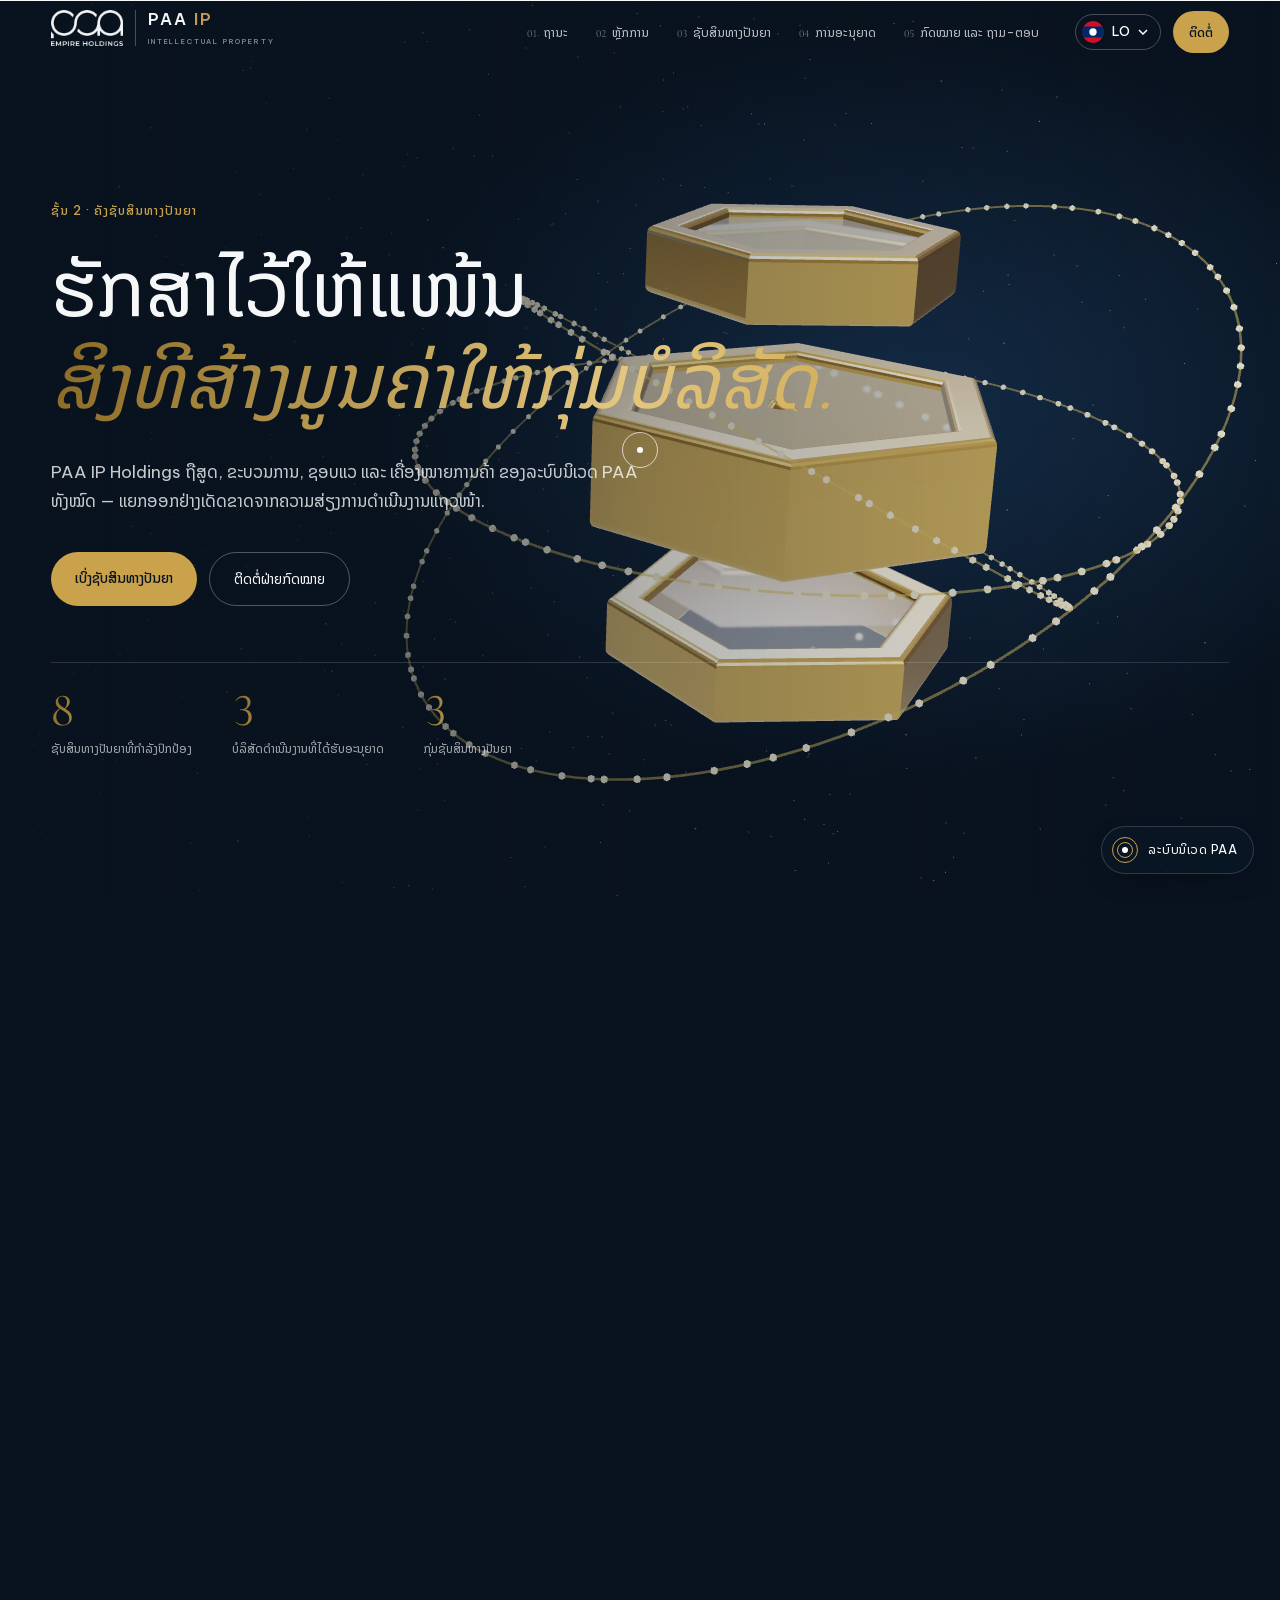
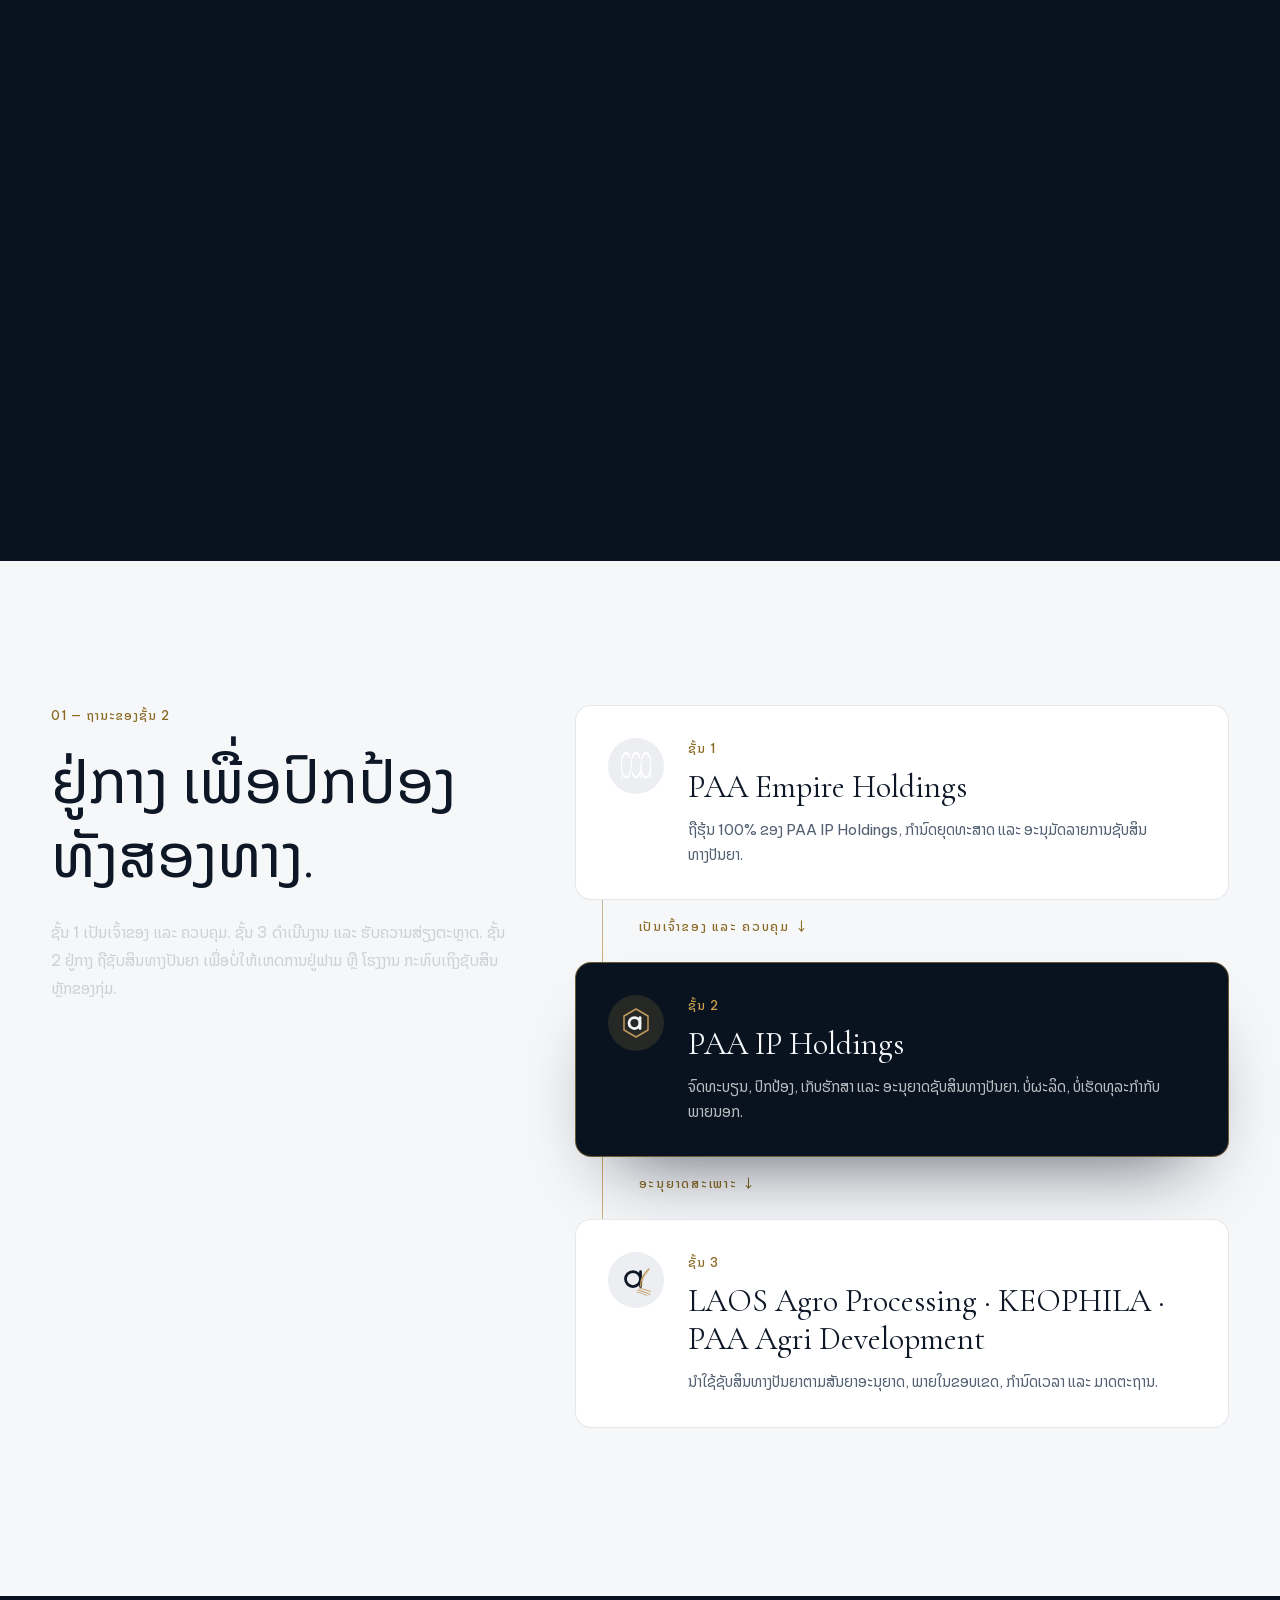
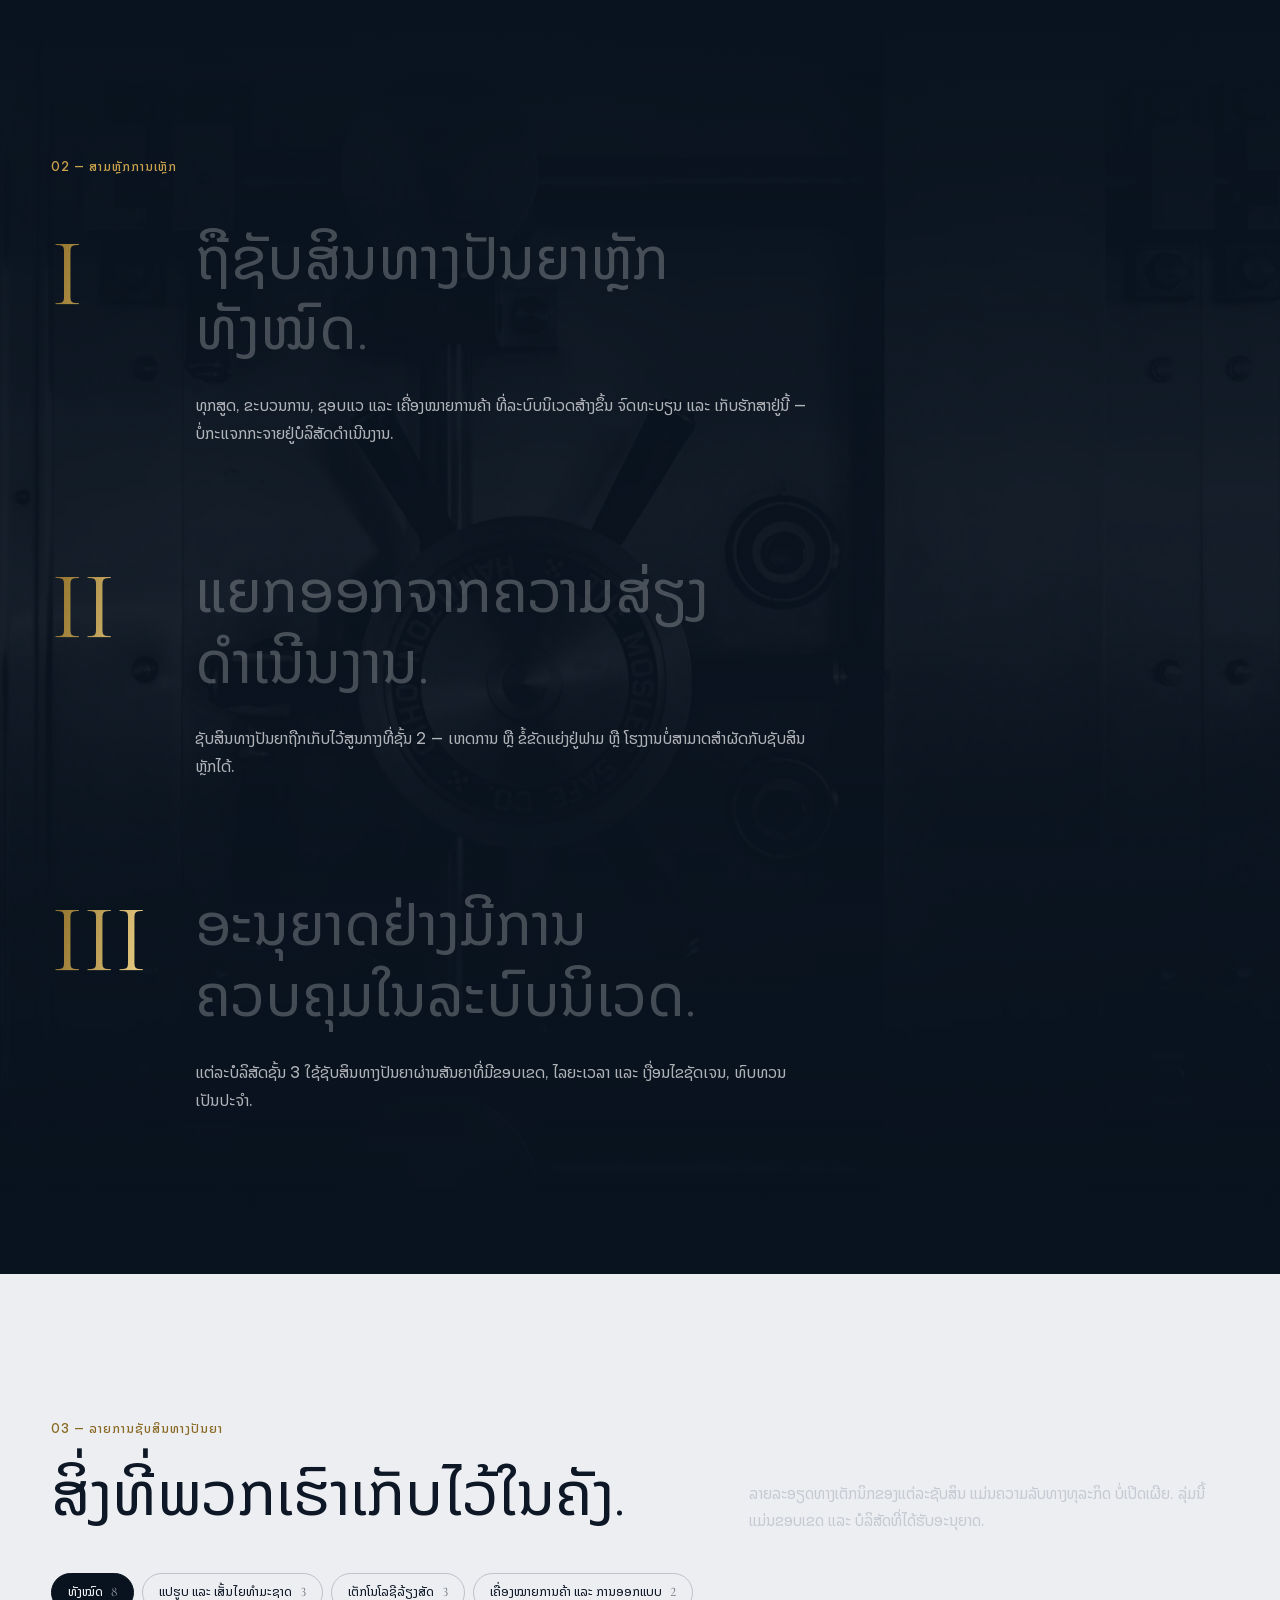
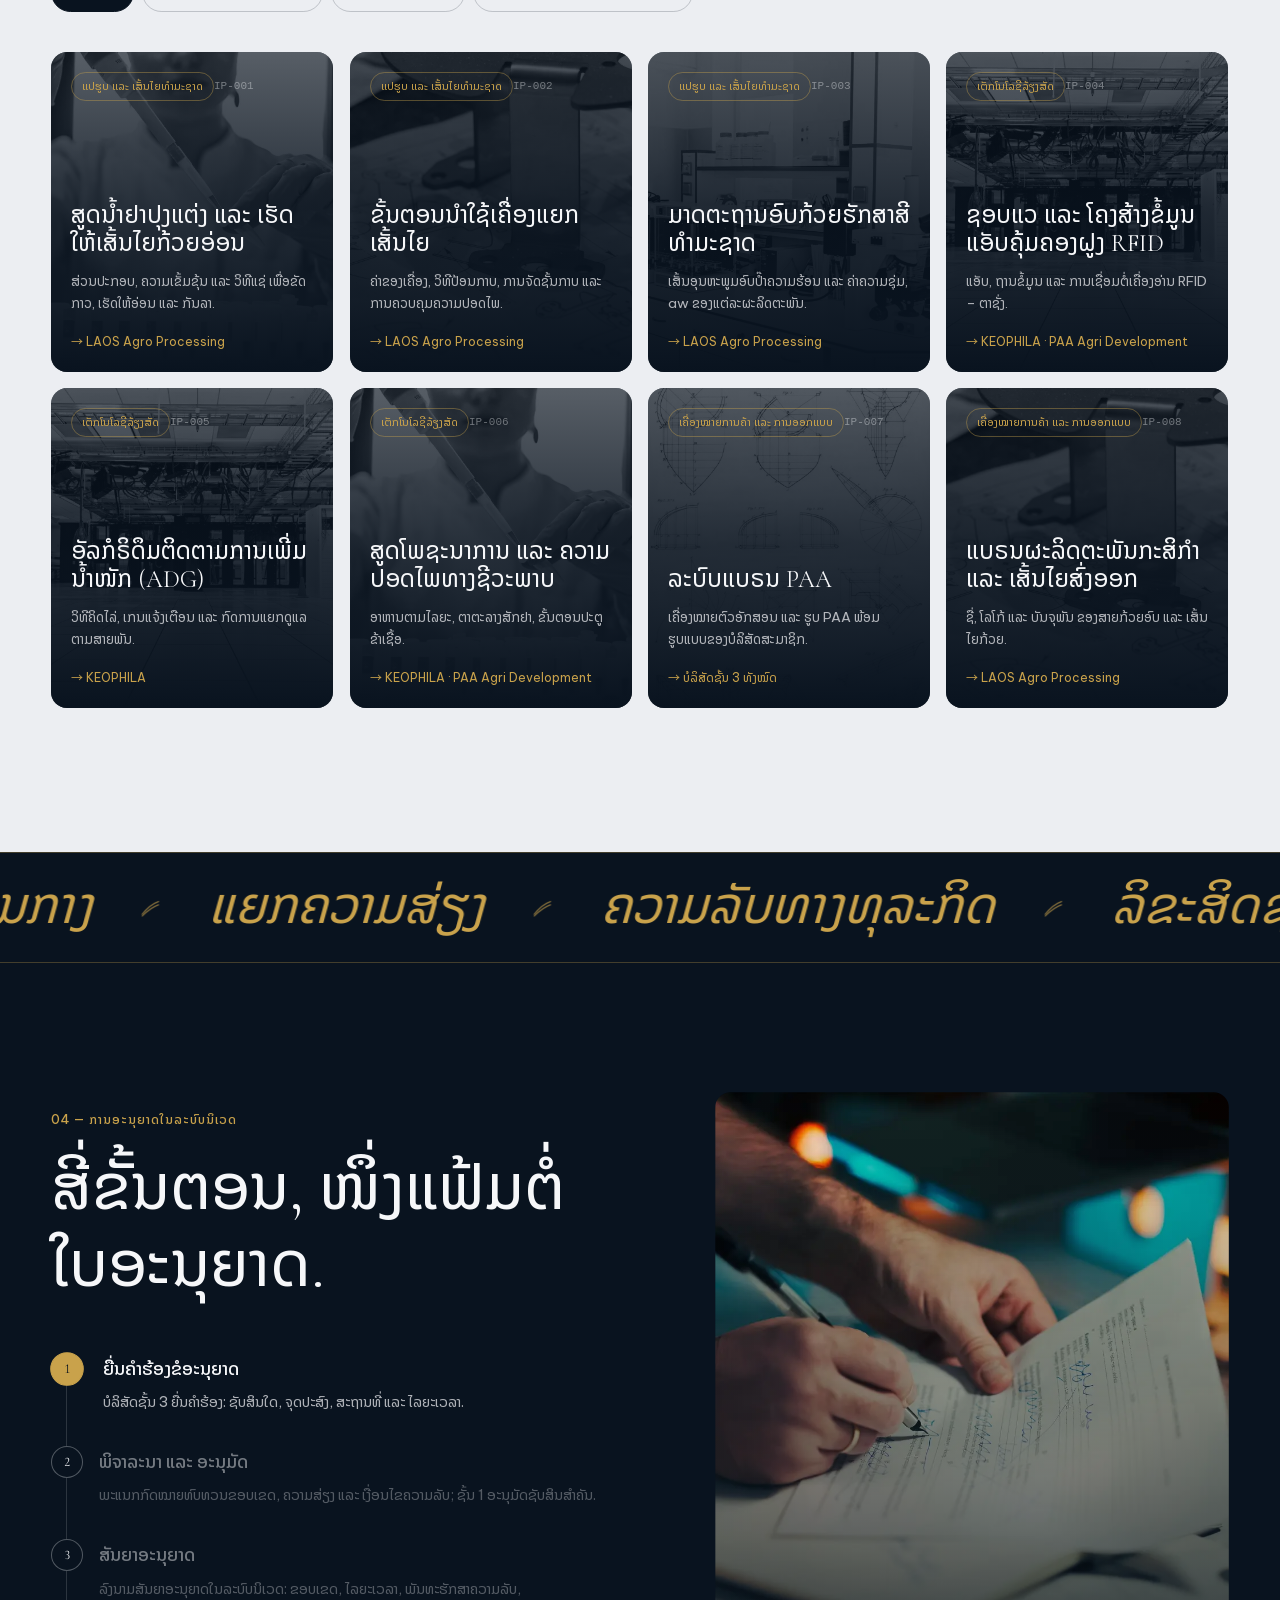
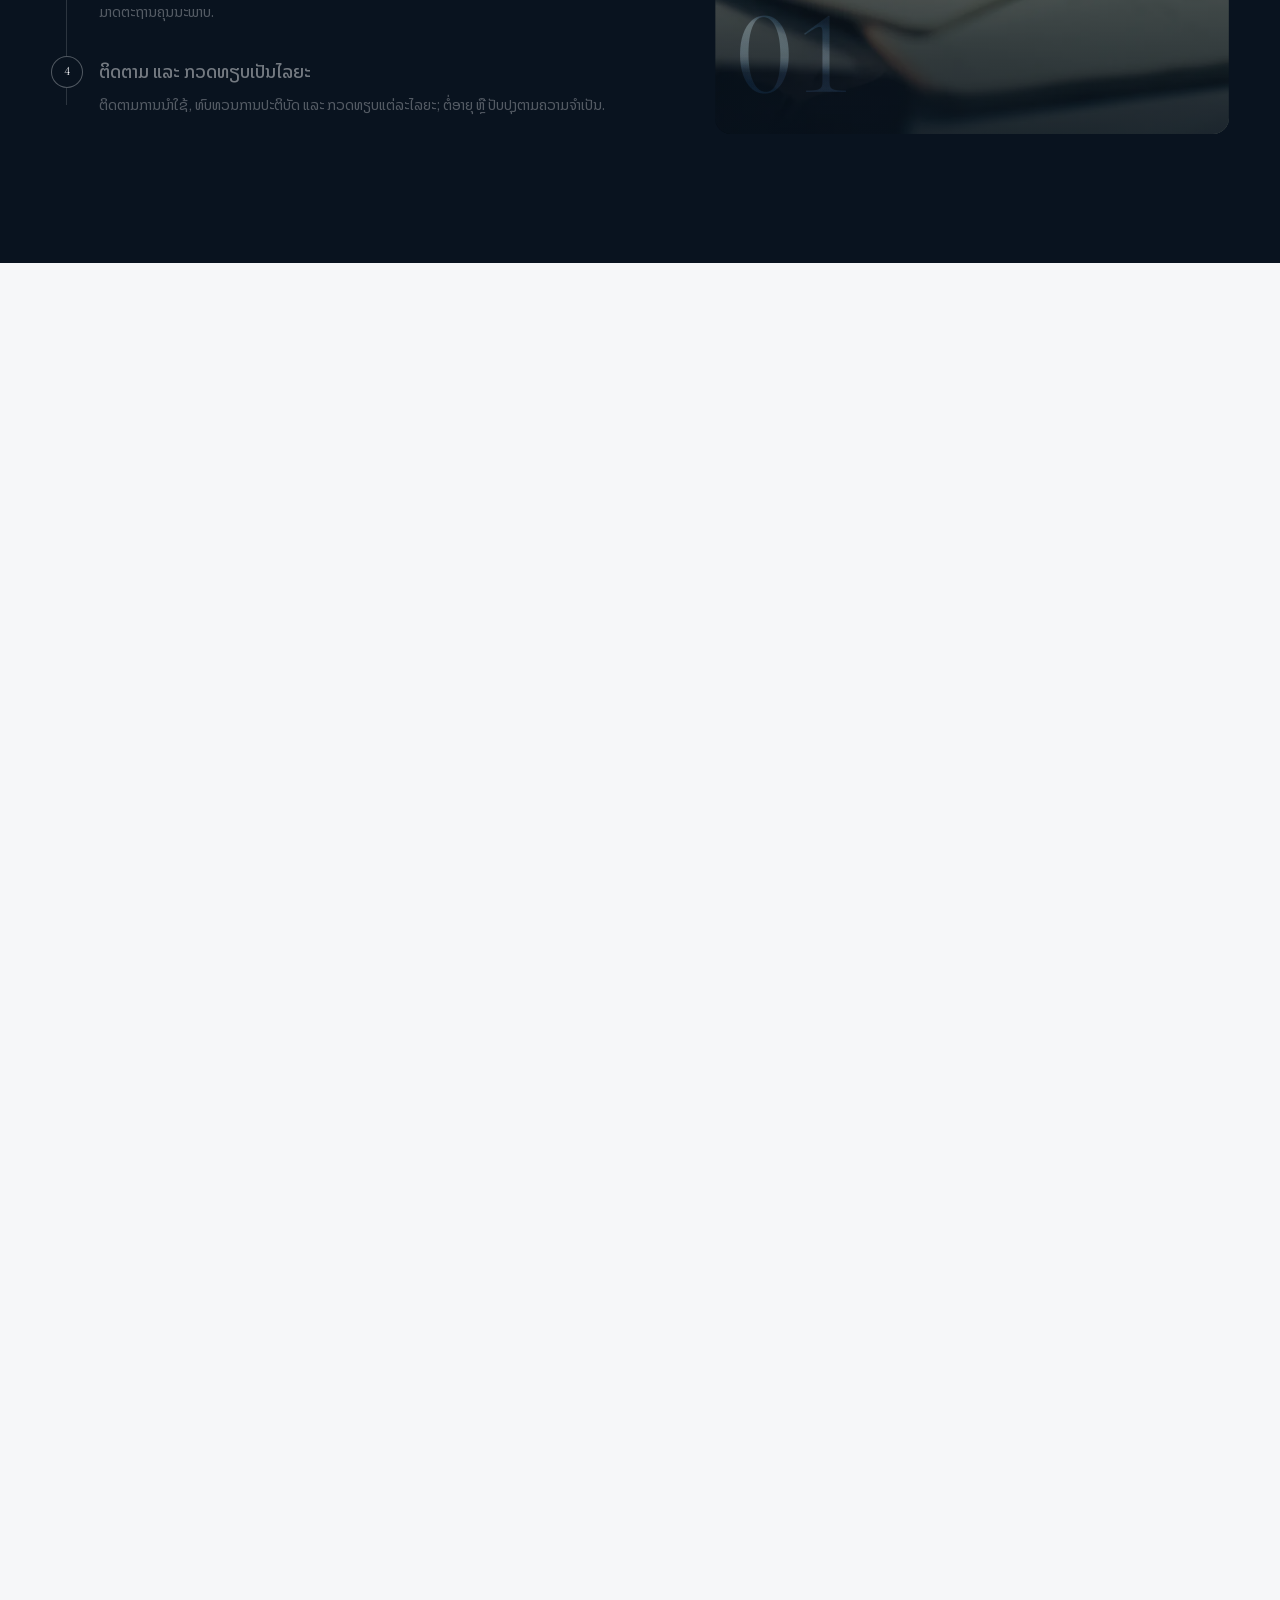
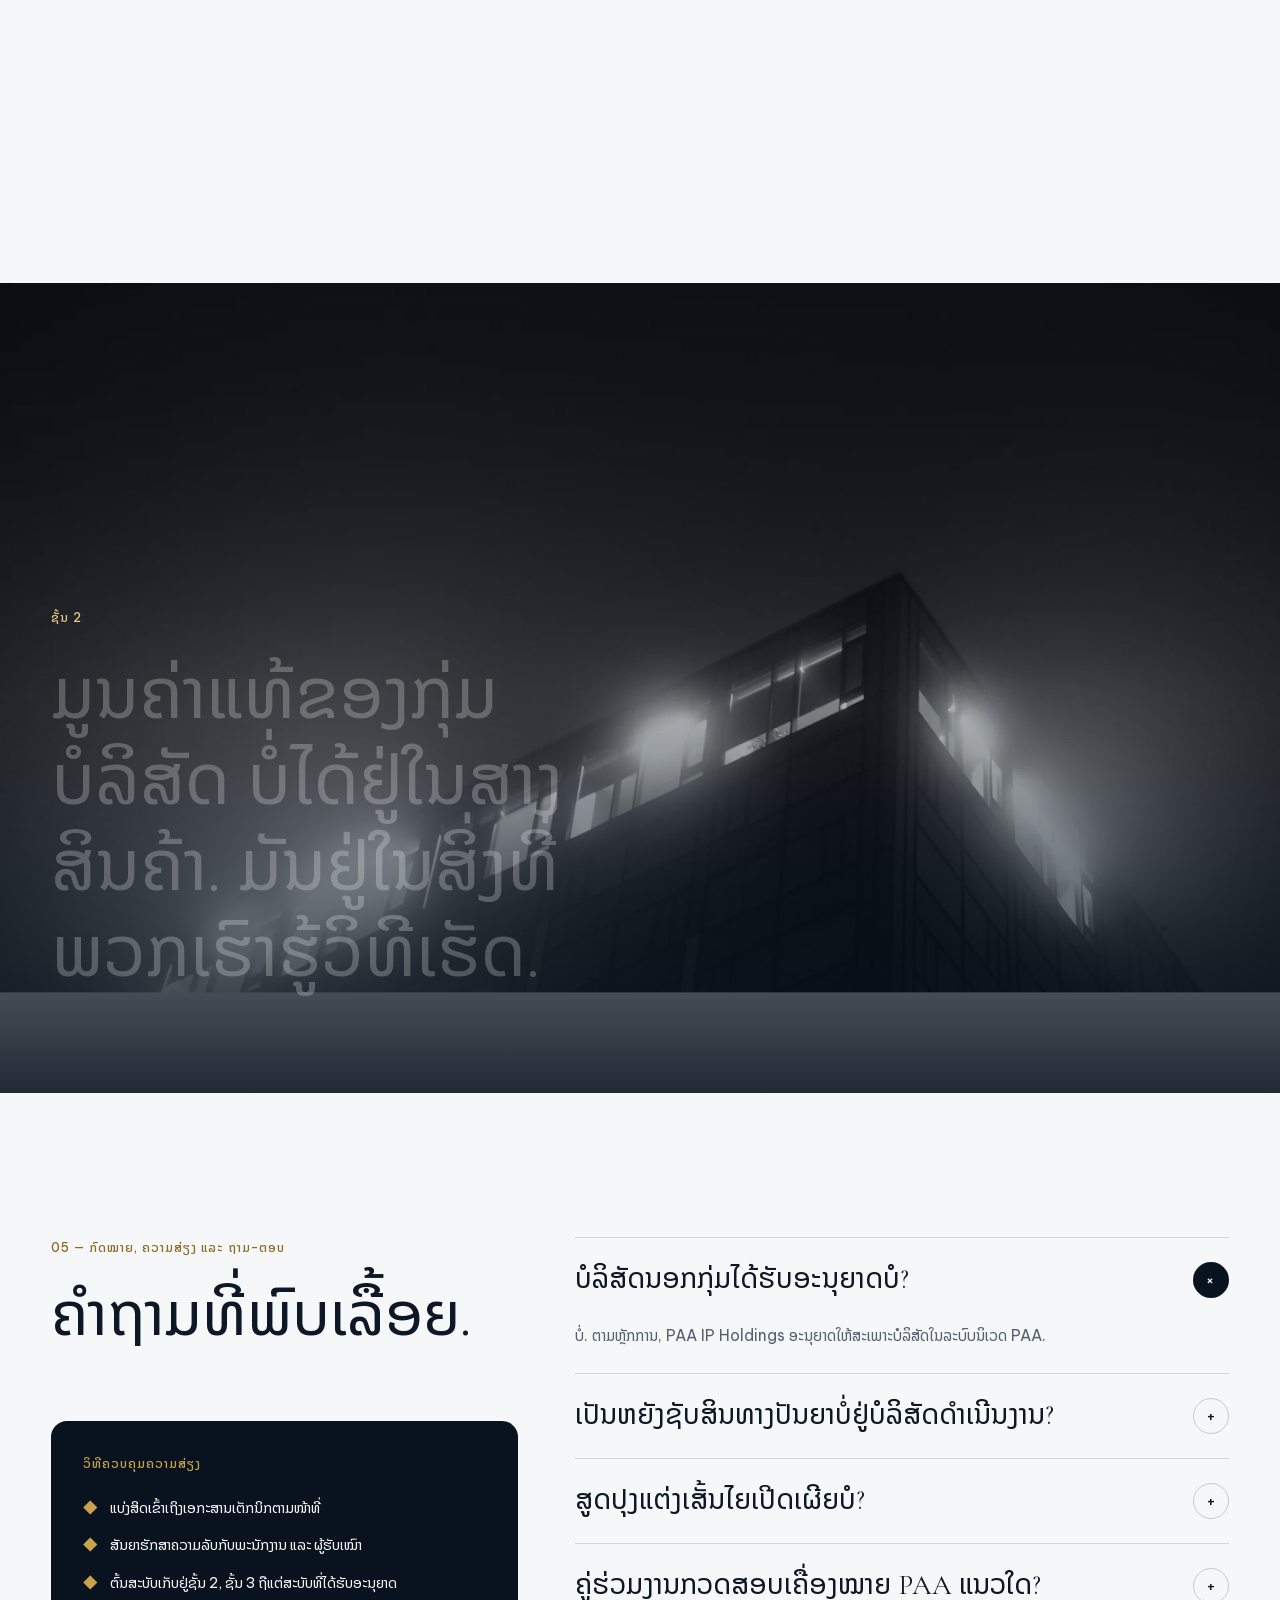
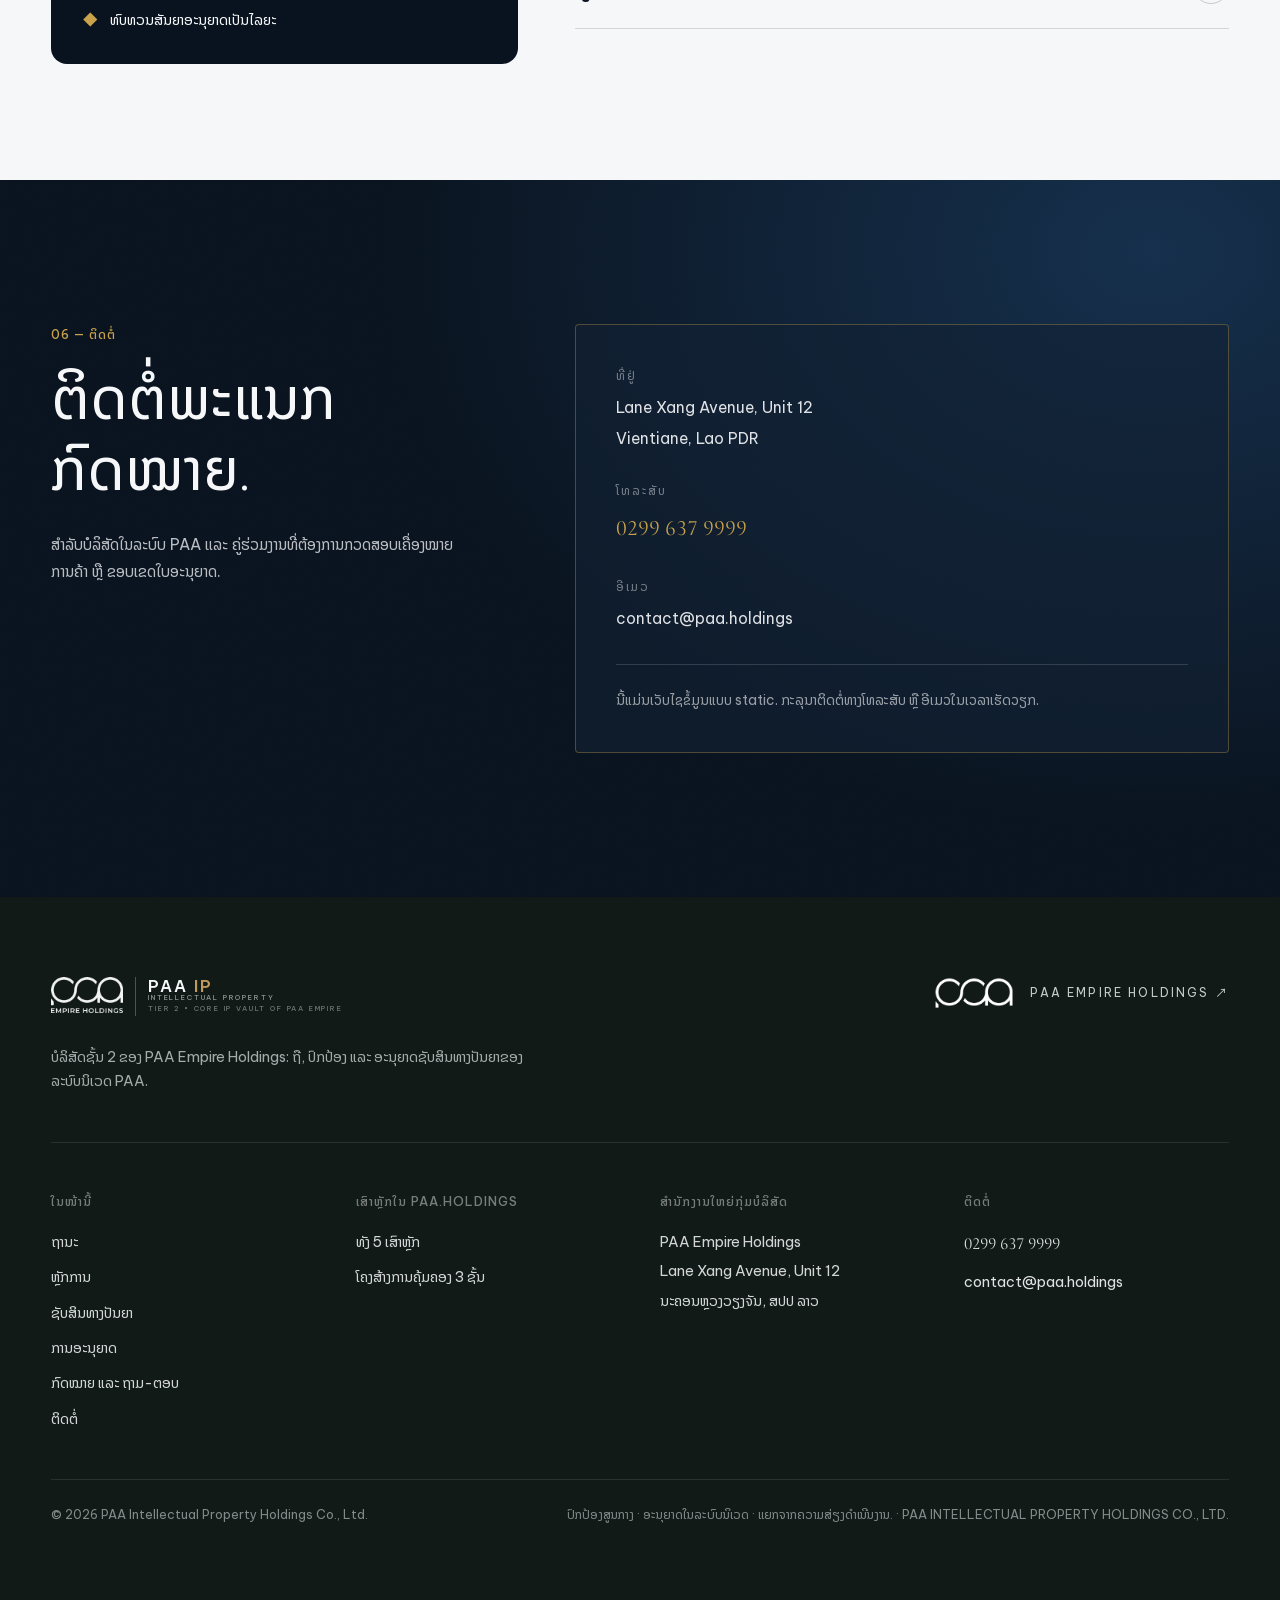
<file: lo/index.html>
<!DOCTYPE html><!--zf5rMhdTQryEr9UknA7Ey--><html lang="lo" class="__variable_136424 __variable_6d971a __variable_1e4936 __variable_4a859a"><head><meta charSet="utf-8"/><meta name="viewport" content="width=device-width, initial-scale=1"/><link rel="preload" href="/_next/static/media/00f4982f357db61e-s.p.woff2" as="font" crossorigin="" type="font/woff2"/><link rel="preload" href="/_next/static/media/07ef58f5f6014a87-s.p.woff2" as="font" crossorigin="" type="font/woff2"/><link rel="preload" href="/_next/static/media/2173e4bb28c315da-s.p.woff2" as="font" crossorigin="" type="font/woff2"/><link rel="preload" href="/_next/static/media/25ab8995c98996d7-s.p.woff2" as="font" crossorigin="" type="font/woff2"/><link rel="preload" href="/_next/static/media/48410f3df60da620-s.p.woff2" as="font" crossorigin="" type="font/woff2"/><link rel="preload" href="/_next/static/media/5662512df8b0ccdf-s.p.woff2" as="font" crossorigin="" type="font/woff2"/><link rel="preload" href="/_next/static/media/5ab5267d02dae909-s.p.woff2" as="font" crossorigin="" type="font/woff2"/><link rel="preload" href="/_next/static/media/62a3c74fa0e47362-s.p.woff2" as="font" crossorigin="" type="font/woff2"/><link rel="preload" href="/_next/static/media/7b89a4fd5e90ede0-s.p.woff2" as="font" crossorigin="" type="font/woff2"/><link rel="preload" href="/_next/static/media/8201559e247ad180-s.p.woff2" as="font" crossorigin="" type="font/woff2"/><link rel="preload" href="/_next/static/media/89362aa296165c6d-s.p.woff2" as="font" crossorigin="" type="font/woff2"/><link rel="preload" href="/_next/static/media/c48b38fe8bb532f3-s.p.woff2" as="font" crossorigin="" type="font/woff2"/><link rel="preload" href="/_next/static/media/c6f81e539d11fc99-s.p.woff2" as="font" crossorigin="" type="font/woff2"/><link rel="preload" href="/_next/static/media/cd79e1ff94fa521b-s.p.woff2" as="font" crossorigin="" type="font/woff2"/><link rel="preload" href="/_next/static/media/e11f95d95ac59fa4-s.p.woff2" as="font" crossorigin="" type="font/woff2"/><link rel="preload" as="image" href="/images/logos/paa-lockup-white.png"/><link rel="preload" as="image" href="/images/logos/paa-mark-white.png"/><link rel="stylesheet" href="/_next/static/css/6f17d0a183a40526.css" data-precedence="next"/><link rel="stylesheet" href="/_next/static/css/ea0e060875061b37.css" data-precedence="next"/><link rel="stylesheet" href="/_next/static/css/d0051dbfa58806aa.css" data-precedence="next"/><link rel="preload" as="script" fetchPriority="low" href="/_next/static/chunks/webpack-fd79b7a7891f897e.js"/><script src="/_next/static/chunks/87c73c54-24122e7b92478d00.js" async=""></script><script src="/_next/static/chunks/18-1199a09a179f36fc.js" async=""></script><script src="/_next/static/chunks/main-app-a4c10dd6a39bd72f.js" async=""></script><script src="/_next/static/chunks/25c8a87d-6c7817babc937c01.js" async=""></script><script src="/_next/static/chunks/9d78c252-5bb44d5dcb7c12f2.js" async=""></script><script src="/_next/static/chunks/753-714489fba0118efb.js" async=""></script><script src="/_next/static/chunks/198-25d8b6d6e4a62c75.js" async=""></script><script src="/_next/static/chunks/app/%5Blocale%5D/page-baf147f89c0bdc41.js" async=""></script><meta name="next-size-adjust" content=""/><title>PAA IP Holdings — ຄັງຊັບສິນທາງປັນຍາຂອງ PAA Empire Holdings</title><meta name="description" content="ຊັ້ນ 2 ໃນໂຄງສ້າງການຄຸ້ມຄອງ 3 ຊັ້ນຂອງ PAA: ຖື ແລະ ປົກປ້ອງຊັບສິນທາງປັນຍາຫຼັກ, ອະນຸຍາດຢ່າງມີການຄວບຄຸມໃນລະບົບນິເວດ."/><link rel="alternate" hrefLang="vi" href="/vi/"/><link rel="alternate" hrefLang="en" href="/en/"/><link rel="alternate" hrefLang="lo" href="/lo/"/><link rel="alternate" hrefLang="zh" href="/zh/"/><meta property="og:title" content="PAA IP Holdings — ຄັງຊັບສິນທາງປັນຍາຂອງ PAA Empire Holdings"/><meta property="og:description" content="ຊັ້ນ 2 ໃນໂຄງສ້າງການຄຸ້ມຄອງ 3 ຊັ້ນຂອງ PAA: ຖື ແລະ ປົກປ້ອງຊັບສິນທາງປັນຍາຫຼັກ, ອະນຸຍາດຢ່າງມີການຄວບຄຸມໃນລະບົບນິເວດ."/><meta property="og:locale" content="lo"/><meta property="og:type" content="website"/><meta name="twitter:card" content="summary"/><meta name="twitter:title" content="PAA IP Holdings — ຄັງຊັບສິນທາງປັນຍາຂອງ PAA Empire Holdings"/><meta name="twitter:description" content="ຊັ້ນ 2 ໃນໂຄງສ້າງການຄຸ້ມຄອງ 3 ຊັ້ນຂອງ PAA: ຖື ແລະ ປົກປ້ອງຊັບສິນທາງປັນຍາຫຼັກ, ອະນຸຍາດຢ່າງມີການຄວບຄຸມໃນລະບົບນິເວດ."/><link rel="icon" href="/favicon.svg"/><script src="/_next/static/chunks/polyfills-42372ed130431b0a.js" noModule=""></script></head><body><div hidden=""><!--$--><!--/$--></div><div class="paa-intro " aria-hidden="true"><div class="paa-intro__inner"><div class="paa-intro__mark"><svg viewBox="0 0 64 64" fill="none" role="img" aria-label="PAA IP Holdings" class="text-mineral"><path d="M32 4L56 18V46L32 60L8 46V18Z" stroke="var(--mark-accent, #C2995B)" stroke-width="3" stroke-linejoin="round"></path><g stroke="currentColor" stroke-width="5.5" stroke-linecap="round"><circle cx="29" cy="32" r="11"></circle><path d="M40 21V43"></path></g></svg></div><p class="paa-intro__name">PAA IP</p><p class="paa-intro__tag">INTELLECTUAL PROPERTY</p></div><p class="paa-intro__count">000</p></div><header class="sticky top-0 z-50 transition-colors duration-500 border-b border-transparent"><div class="shell relative z-50 flex h-16 items-center gap-6"><a href="#top" class="shrink-0" aria-label="PAA IP Holdings"><span class="group inline-flex items-stretch gap-2.5 sm:gap-3 text-mineral "><img src="/images/logos/paa-lockup-white.png" alt="PAA Empire Holdings" class="h-8 w-auto sm:h-9 opacity-95 transition-opacity duration-300 group-hover:opacity-100" decoding="async" aria-hidden="true"/><span class="w-px shrink-0 self-stretch opacity-25 bg-white" aria-hidden="true"></span><span class="flex min-w-0 flex-col justify-between py-[1px]"><span class="text-[14px] tracking-[0.1em] sm:text-[16px] sm:tracking-[0.12em] font-semibold uppercase leading-none">PAA<!-- --> <span class="text-[#C2995B]">IP</span></span><span class="text-[6.5px] tracking-[0.22em] sm:text-[7px] sm:tracking-[0.26em] font-medium uppercase leading-none opacity-55">INTELLECTUAL PROPERTY</span></span></span></a><nav class="ml-auto hidden xl:block" aria-label="Sections"><ol class="flex items-center gap-1"><li><a href="#position" class="group flex items-baseline gap-1.5 whitespace-nowrap rounded-full px-3 py-2 text-[13px] transition-colors text-mineral/75 hover:text-mineral "><span class="num text-[11px] opacity-60">0<!-- -->1</span>ຖານະ</a></li><li><a href="#rules" class="group flex items-baseline gap-1.5 whitespace-nowrap rounded-full px-3 py-2 text-[13px] transition-colors text-mineral/75 hover:text-mineral "><span class="num text-[11px] opacity-60">0<!-- -->2</span>ຫຼັກການ</a></li><li><a href="#portfolio" class="group flex items-baseline gap-1.5 whitespace-nowrap rounded-full px-3 py-2 text-[13px] transition-colors text-mineral/75 hover:text-mineral "><span class="num text-[11px] opacity-60">0<!-- -->3</span>ຊັບສິນທາງປັນຍາ</a></li><li><a href="#process" class="group flex items-baseline gap-1.5 whitespace-nowrap rounded-full px-3 py-2 text-[13px] transition-colors text-mineral/75 hover:text-mineral "><span class="num text-[11px] opacity-60">0<!-- -->4</span>ການອະນຸຍາດ</a></li><li><a href="#legal" class="group flex items-baseline gap-1.5 whitespace-nowrap rounded-full px-3 py-2 text-[13px] transition-colors text-mineral/75 hover:text-mineral "><span class="num text-[11px] opacity-60">0<!-- -->5</span>ກົດໝາຍ ແລະ ຖາມ-ຕອບ</a></li></ol></nav><div class="ml-auto hidden items-center gap-3 md:flex xl:ml-0"><div class="relative"><button type="button" aria-haspopup="listbox" aria-expanded="false" aria-controls="_R_mkluivb_" aria-label="ພາສາ" class="flex items-center gap-2 rounded-full border py-1.5 pl-1.5 pr-3 text-[12.5px] font-medium transition-colors border-white/25 text-white hover:border-white/60"><svg width="22" height="22" viewBox="0 0 24 24" class="shrink-0 rounded-full ring-1 ring-black/10" aria-hidden="true"><defs><clipPath id="f_R_mmkluivb_"><circle cx="12" cy="12" r="12"></circle></clipPath></defs><g clip-path="url(#f_R_mmkluivb_)"><rect width="24" height="24" fill="#CE1126"></rect><rect y="6" width="24" height="12" fill="#002868"></rect><circle cx="12" cy="12" r="4" fill="#fff"></circle></g></svg>LO<svg viewBox="0 0 10 6" class="h-1.5 w-2.5 transition-transform " aria-hidden="true"><path d="M1 1l4 4 4-4" fill="none" stroke="currentColor" stroke-width="1.5"></path></svg></button></div><a href="#contact" class="whitespace-nowrap rounded-full bg-pasture-bright px-4 py-2.5 text-[13px] font-medium text-steel transition-transform hover:-translate-y-0.5">ຕິດຕໍ່</a></div><button type="button" class="ml-auto rounded-full border px-4 py-2 text-[13px] md:ml-3 xl:hidden border-white/25 text-mineral" aria-expanded="false" aria-controls="mobile-nav">ເມນູ</button></div></header><main><section id="top" data-tone="dark" class="relative -mt-16 bg-steel text-mineral" style="height:240vh;--p:0"><div class="sticky top-0 h-[100svh] min-h-[640px] overflow-hidden"><div aria-hidden="true" class="absolute inset-0 bg-[radial-gradient(60%_60%_at_70%_45%,#16304d_0%,#09131f_70%)]"></div><canvas class="absolute inset-0 h-full w-full opacity-0 transition-opacity duration-1000 [&amp;.is-ready]:opacity-100" aria-hidden="true"></canvas><div aria-hidden="true" class="pointer-events-none absolute inset-0 bg-gradient-to-r from-steel/90 via-steel/30 to-transparent"></div><div aria-hidden="true" class="pointer-events-none absolute inset-0 bg-steel/60 md:hidden"></div><ol aria-hidden="true" class="pointer-events-none absolute right-[5vw] top-1/2 hidden -translate-y-1/2 space-y-[19vh] text-right lg:block" style="opacity:clamp(0, calc((var(--p) - 0.25) * 4), 1)"><li class="text-[13px] tracking-[0.12em] text-mineral/80"><span class="mr-3 inline-block h-px w-10 align-middle bg-mineral/40"></span><span class="">ຊັ້ນ 1 · PAA Empire Holdings</span></li><li class="text-[13px] tracking-[0.12em] text-mineral/80"><span class="mr-3 inline-block h-px w-10 align-middle bg-pasture-bright"></span><span class="text-pasture-bright">ຊັ້ນ 2 · PAA IP Holdings</span></li><li class="text-[13px] tracking-[0.12em] text-mineral/80"><span class="mr-3 inline-block h-px w-10 align-middle bg-mineral/40"></span><span class="">ຊັ້ນ 3 · ບໍລິສັດດຳເນີນງານ</span></li></ol><div class="shell relative flex h-full flex-col justify-center pb-10 pt-24" style="opacity:clamp(0, calc(1 - (var(--p) - 0.15) * 4), 1)"><p class="eyebrow hero-in text-pasture-bright" style="--i:0" data-scramble="true">ຊັ້ນ 2 · ຄັງຊັບສິນທາງປັນຍາ</p><h1 class="display mt-6 max-w-[min(100%,820px)] text-[clamp(42px,min(6vw,11vh),108px)]"><span class="block" data-split="intro" data-delay="0.3">ຮັກສາໄວ້ໃຫ້ແໜ້ນ</span><span class="gold-text block italic" data-split="intro" data-delay="0.55">ສິ່ງທີ່ສ້າງມູນຄ່າໃຫ້ກຸ່ມບໍລິສັດ.</span></h1><p class="hero-in mt-7 max-w-[50ch] text-[16px] leading-[1.7] text-mineral/80 md:text-[17px]" style="--i:3">PAA IP Holdings ຖືສູດ, ຂະບວນການ, ຊອບແວ ແລະ ເຄື່ອງໝາຍການຄ້າ ຂອງລະບົບນິເວດ PAA ທັງໝົດ — ແຍກອອກຢ່າງເດັດຂາດຈາກຄວາມສ່ຽງການດຳເນີນງານແຖວໜ້າ.</p><div class="hero-in mt-9 flex flex-wrap gap-3" style="--i:4"><a href="#portfolio" data-magnetic="true" class="rounded-full bg-pasture-bright px-6 py-3.5 text-[14px] font-medium text-steel">ເບິ່ງຊັບສິນທາງປັນຍາ</a><a href="#contact" class="rounded-full border border-mineral/30 px-6 py-3.5 text-[14px] transition-colors hover:bg-mineral hover:text-steel">ຕິດຕໍ່ຝ່າຍກົດໝາຍ</a></div><dl class="hero-in mt-14 flex gap-10 border-t border-mineral/15 pt-6" style="--i:5"><div><dt class="sr-only">ຊັບສິນທາງປັນຍາທີ່ກຳລັງປົກປ້ອງ</dt><dd class="num gold-text text-[46px] leading-none" data-count="8">8</dd><dd class="mt-2 max-w-[18ch] text-[12px] leading-snug text-mineral/65">ຊັບສິນທາງປັນຍາທີ່ກຳລັງປົກປ້ອງ</dd></div><div><dt class="sr-only">ບໍລິສັດດຳເນີນງານທີ່ໄດ້ຮັບອະນຸຍາດ</dt><dd class="num gold-text text-[46px] leading-none" data-count="3">3</dd><dd class="mt-2 max-w-[18ch] text-[12px] leading-snug text-mineral/65">ບໍລິສັດດຳເນີນງານທີ່ໄດ້ຮັບອະນຸຍາດ</dd></div><div><dt class="sr-only">ກຸ່ມຊັບສິນທາງປັນຍາ</dt><dd class="num gold-text text-[46px] leading-none" data-count="3">3</dd><dd class="mt-2 max-w-[18ch] text-[12px] leading-snug text-mineral/65">ກຸ່ມຊັບສິນທາງປັນຍາ</dd></div></dl></div></div></section><section id="position" data-tone="light" class="relative overflow-x-clip bg-mineral py-24 md:py-36"><span aria-hidden="true" data-speed="0.5" class="section-num text-pasture">01</span><div class="shell grid gap-14 lg:grid-cols-[minmax(0,5fr)_minmax(0,7fr)]"><div class="lg:sticky lg:top-28 lg:self-start"><p class="eyebrow text-pasture" data-reveal="true" data-scramble="true">01 — ຖານະຂອງຊັ້ນ 2</p><h2 class="display mt-5 text-[clamp(36px,4.8vw,72px)]" data-split="true">ຢູ່ກາງ ເພື່ອປົກປ້ອງທັງສອງທາງ.</h2><p class="mt-6 max-w-[48ch] text-[16px] leading-[1.75] text-muted" data-scrub="true">ຊັ້ນ 1 ເປັນເຈົ້າຂອງ ແລະ ຄວບຄຸມ. ຊັ້ນ 3 ດຳເນີນງານ ແລະ ຮັບຄວາມສ່ຽງຕະຫຼາດ. ຊັ້ນ 2 ຢູ່ກາງ ຖືຊັບສິນທາງປັນຍາ ເພື່ອບໍ່ໃຫ້ເຫດການຢູ່ຟາມ ຫຼື ໂຮງງານ ກະທົບເຖິງຊັບສິນຫຼັກຂອງກຸ່ມ.</p></div><ol class="relative"><span aria-hidden="true" class="absolute bottom-10 left-[27px] top-10 w-px bg-gradient-to-b from-ink/20 via-pasture-bright to-ink/20"></span><li class="relative pb-6" data-reveal="true" style="--d:0"><div class="relative ml-0 flex gap-6 rounded-2xl border p-6 transition-transform duration-500 hover:-translate-y-1 md:p-8 border-ink/10 bg-white"><span class="relative z-10 flex h-14 w-14 shrink-0 items-center justify-center rounded-full bg-hay"><img src="/images/logos/paa-mark-white.png" alt="PAA Empire Holdings" class="h-8 w-8 text-ink" decoding="async" aria-hidden="true"/></span><div><p class="eyebrow text-pasture">ຊັ້ນ 1</p><p class="display mt-2 text-[26px] leading-tight md:text-[32px]">PAA Empire Holdings</p><p class="mt-3 text-[15px] leading-relaxed text-muted">ຖືຮຸ້ນ 100% ຂອງ PAA IP Holdings, ກຳນົດຍຸດທະສາດ ແລະ ອະນຸມັດລາຍການຊັບສິນທາງປັນຍາ.</p></div></div><p class="ml-[64px] mt-4 text-[12.5px] font-medium uppercase tracking-[0.14em] text-pasture">ເປັນເຈົ້າຂອງ ແລະ ຄວບຄຸມ ↓</p></li><li class="relative pb-6" data-reveal="true" style="--d:1"><div class="relative ml-0 flex gap-6 rounded-2xl border p-6 transition-transform duration-500 hover:-translate-y-1 md:p-8 border-pasture-bright/50 bg-steel text-mineral shadow-[0_40px_80px_-40px_rgb(9_19_31/0.7)]" data-tilt="4"><span class="relative z-10 flex h-14 w-14 shrink-0 items-center justify-center rounded-full bg-pasture-bright/15"><svg viewBox="0 0 64 64" fill="none" role="img" aria-label="PAA IP Holdings" class="h-8 w-8 text-mineral" aria-hidden="true"><path d="M32 4L56 18V46L32 60L8 46V18Z" stroke="var(--mark-accent, #C2995B)" stroke-width="3" stroke-linejoin="round"></path><g stroke="currentColor" stroke-width="5.5" stroke-linecap="round"><circle cx="29" cy="32" r="11"></circle><path d="M40 21V43"></path></g></svg></span><div><p class="eyebrow text-pasture-bright">ຊັ້ນ 2</p><p class="display mt-2 text-[26px] leading-tight md:text-[32px]">PAA IP Holdings</p><p class="mt-3 text-[15px] leading-relaxed text-mineral/75">ຈົດທະບຽນ, ປົກປ້ອງ, ເກັບຮັກສາ ແລະ ອະນຸຍາດຊັບສິນທາງປັນຍາ. ບໍ່ຜະລິດ, ບໍ່ເຮັດທຸລະກຳກັບພາຍນອກ.</p></div></div><p class="ml-[64px] mt-4 text-[12.5px] font-medium uppercase tracking-[0.14em] text-pasture">ອະນຸຍາດສະເພາະ ↓</p></li><li class="relative pb-6" data-reveal="true" style="--d:2"><div class="relative ml-0 flex gap-6 rounded-2xl border p-6 transition-transform duration-500 hover:-translate-y-1 md:p-8 border-ink/10 bg-white"><span class="relative z-10 flex h-14 w-14 shrink-0 items-center justify-center rounded-full bg-hay"><svg viewBox="0 0 64 64" fill="none" role="img" aria-label="LAOS Agro Processing" class="h-8 w-8 text-ink" aria-hidden="true"><g stroke="currentColor" stroke-width="5.5" stroke-linecap="round" stroke-linejoin="round"><circle cx="26" cy="30" r="15"></circle><path d="M41 15V45"></path></g><path d="M41 45C41 32 46 20 58 10" stroke="var(--mark-accent, #C2995B)" stroke-width="3.2" stroke-linecap="round" fill="none"></path><path d="M44 42C44 34 48 24 56 16" stroke="var(--mark-accent, #C2995B)" stroke-width="1.6" stroke-linecap="round" opacity=".55" fill="none"></path><g stroke="var(--mark-accent, #C2995B)" stroke-width="2" stroke-linecap="round" fill="none"><path d="M36 52C44 54 52 57 60 61"></path><path d="M34 56C41 57.5 48 60 54 63" opacity=".75"></path><path d="M39 48.5C46 50 54 52 61 55" opacity=".85"></path></g></svg></span><div><p class="eyebrow text-pasture">ຊັ້ນ 3</p><p class="display mt-2 text-[26px] leading-tight md:text-[32px]">LAOS Agro Processing · KEOPHILA · PAA Agri Development</p><p class="mt-3 text-[15px] leading-relaxed text-muted">ນຳໃຊ້ຊັບສິນທາງປັນຍາຕາມສັນຍາອະນຸຍາດ, ພາຍໃນຂອບເຂດ, ກຳນົດເວລາ ແລະ ມາດຕະຖານ.</p></div></div></li></ol></div></section><section id="rules" data-tone="dark" class="relative overflow-hidden bg-steel py-24 text-mineral md:py-40"><div class="absolute inset-0 opacity-25" data-parallax="0.15"><img src="/media/rules.webp" srcSet="/media/rules-sm.webp 900w, /media/rules.webp 1920w" sizes="100vw" alt="" loading="lazy" class="absolute inset-0 w-full object-cover grayscale"/></div><div aria-hidden="true" class="absolute inset-0 bg-gradient-to-b from-steel via-steel/70 to-steel"></div><span aria-hidden="true" data-speed="0.5" class="section-num">02</span><div class="shell relative"><p class="eyebrow text-pasture-bright" data-reveal="true" data-scramble="true">02 — ສາມຫຼັກການເຫຼັກ</p><ol class="mt-12 space-y-20 md:space-y-28"><li class="grid gap-6 md:grid-cols-[120px_minmax(0,1fr)]"><span class="num gold-text text-[72px] leading-none md:text-[96px]" data-reveal="true">I</span><div><p class="display max-w-[min(100%,34rem)] text-[clamp(34px,4.6vw,72px)] leading-[1.05]" data-scrub="true">ຖືຊັບສິນທາງປັນຍາຫຼັກທັງໝົດ.</p><p class="mt-6 max-w-[56ch] text-[16px] leading-[1.75] text-mineral/70" data-reveal="true">ທຸກສູດ, ຂະບວນການ, ຊອບແວ ແລະ ເຄື່ອງໝາຍການຄ້າ ທີ່ລະບົບນິເວດສ້າງຂຶ້ນ ຈົດທະບຽນ ແລະ ເກັບຮັກສາຢູ່ນີ້ — ບໍ່ກະແຈກກະຈາຍຢູ່ບໍລິສັດດຳເນີນງານ.</p></div></li><li class="grid gap-6 md:grid-cols-[120px_minmax(0,1fr)]"><span class="num gold-text text-[72px] leading-none md:text-[96px]" data-reveal="true">II</span><div><p class="display max-w-[min(100%,34rem)] text-[clamp(34px,4.6vw,72px)] leading-[1.05]" data-scrub="true">ແຍກອອກຈາກຄວາມສ່ຽງດຳເນີນງານ.</p><p class="mt-6 max-w-[56ch] text-[16px] leading-[1.75] text-mineral/70" data-reveal="true">ຊັບສິນທາງປັນຍາຖືກເກັບໄວ້ສູນກາງທີ່ຊັ້ນ 2 — ເຫດການ ຫຼື ຂໍ້ຂັດແຍ່ງຢູ່ຟາມ ຫຼື ໂຮງງານບໍ່ສາມາດສຳຜັດກັບຊັບສິນຫຼັກໄດ້.</p></div></li><li class="grid gap-6 md:grid-cols-[120px_minmax(0,1fr)]"><span class="num gold-text text-[72px] leading-none md:text-[96px]" data-reveal="true">III</span><div><p class="display max-w-[min(100%,34rem)] text-[clamp(34px,4.6vw,72px)] leading-[1.05]" data-scrub="true">ອະນຸຍາດຢ່າງມີການຄວບຄຸມໃນລະບົບນິເວດ.</p><p class="mt-6 max-w-[56ch] text-[16px] leading-[1.75] text-mineral/70" data-reveal="true">ແຕ່ລະບໍລິສັດຊັ້ນ 3 ໃຊ້ຊັບສິນທາງປັນຍາຜ່ານສັນຍາທີ່ມີຂອບເຂດ, ໄລຍະເວລາ ແລະ ເງື່ອນໄຂຊັດເຈນ, ທົບທວນເປັນປະຈຳ.</p></div></li></ol></div></section><section id="portfolio" data-tone="light" class="relative overflow-x-clip bg-hay py-24 md:py-36"><span aria-hidden="true" data-speed="0.5" class="section-num text-pasture">03</span><div class="shell"><div class="grid gap-6 lg:grid-cols-2 lg:items-end"><div><p class="eyebrow text-pasture" data-reveal="true" data-scramble="true">03 — ລາຍການຊັບສິນທາງປັນຍາ</p><h2 class="display mt-5 text-[clamp(36px,4.8vw,72px)]" data-split="true">ສິ່ງທີ່ພວກເຮົາເກັບໄວ້ໃນຄັງ.</h2></div><p class="max-w-[48ch] text-[15.5px] leading-[1.7] text-muted lg:justify-self-end" data-scrub="true">ລາຍລະອຽດທາງເຕັກນິກຂອງແຕ່ລະຊັບສິນ ແມ່ນຄວາມລັບທາງທຸລະກິດ ບໍ່ເປີດເຜີຍ. ລຸ່ມນີ້ແມ່ນຂອບເຂດ ແລະ ບໍລິສັດທີ່ໄດ້ຮັບອະນຸຍາດ.</p></div><div role="tablist" class="mt-10 grid grid-cols-2 gap-1.5 sm:flex sm:flex-wrap sm:gap-2"><button role="tab" aria-selected="true" class="rounded-full border px-2.5 py-1.5 text-left text-[11.5px] leading-tight transition-colors sm:px-4 sm:py-2 sm:text-[13px] sm:leading-normal border-steel bg-steel text-mineral">ທັງໝົດ<span class="num ml-1.5 opacity-60 sm:ml-2">8</span></button><button role="tab" aria-selected="false" class="rounded-full border px-2.5 py-1.5 text-left text-[11.5px] leading-tight transition-colors sm:px-4 sm:py-2 sm:text-[13px] sm:leading-normal border-ink/20 hover:border-ink/50">ແປຮູບ ແລະ ເສັ້ນໄຍທຳມະຊາດ<span class="num ml-1.5 opacity-60 sm:ml-2">3</span></button><button role="tab" aria-selected="false" class="rounded-full border px-2.5 py-1.5 text-left text-[11.5px] leading-tight transition-colors sm:px-4 sm:py-2 sm:text-[13px] sm:leading-normal border-ink/20 hover:border-ink/50">ເຕັກໂນໂລຊີລ້ຽງສັດ<span class="num ml-1.5 opacity-60 sm:ml-2">3</span></button><button role="tab" aria-selected="false" class="rounded-full border px-2.5 py-1.5 text-left text-[11.5px] leading-tight transition-colors sm:px-4 sm:py-2 sm:text-[13px] sm:leading-normal border-ink/20 hover:border-ink/50">ເຄື່ອງໝາຍການຄ້າ ແລະ ການອອກແບບ<span class="num ml-1.5 opacity-60 sm:ml-2">2</span></button></div><ul class="mt-10 grid gap-4 sm:grid-cols-2 lg:grid-cols-4"><li style="animation:rise .7s 0s cubic-bezier(.16,1,.3,1) both"><button type="button" data-tilt="6" data-cursor="ເບິ່ງລາຍລະອຽດ" class="group relative flex h-full min-h-[320px] w-full flex-col overflow-hidden rounded-2xl bg-steel text-left text-mineral"><img src="/media/ip-formula-sm.webp" alt="" loading="lazy" class="absolute inset-0 h-full w-full object-cover opacity-40 grayscale transition-all duration-700 group-hover:scale-105 group-hover:opacity-60 group-hover:grayscale-0"/><span aria-hidden="true" class="absolute inset-0 bg-gradient-to-t from-steel via-steel/70 to-steel/20"></span><span class="relative flex items-center justify-between p-5"><span class="rounded-full border border-pasture-bright/40 px-2.5 py-1 text-[11px] text-pasture-bright">ແປຮູບ ແລະ ເສັ້ນໄຍທຳມະຊາດ</span><span class="mono text-[11px] text-mineral/40">IP-<!-- -->001</span></span><span class="relative mt-auto p-5"><span class="display block text-[24px] leading-[1.12]">ສູດນ້ຳຢາປຸງແຕ່ງ ແລະ ເຮັດໃຫ້ເສັ້ນໄຍກ້ວຍອ່ອນ</span><span class="mt-3 block text-[13.5px] leading-relaxed text-mineral/70">ສ່ວນປະກອບ, ຄວາມເຂັ້ມຂຸ້ນ ແລະ ວິທີແຊ່ ເພື່ອຂັດກາວ, ເຮັດໃຫ້ອ່ອນ ແລະ ກັນລາ.</span><span class="mt-4 block text-[12px] text-pasture-bright">→ <!-- -->LAOS Agro Processing</span></span></button></li><li style="animation:rise .7s 0.06s cubic-bezier(.16,1,.3,1) both"><button type="button" data-tilt="6" data-cursor="ເບິ່ງລາຍລະອຽດ" class="group relative flex h-full min-h-[320px] w-full flex-col overflow-hidden rounded-2xl bg-steel text-left text-mineral"><img src="/media/ip-design-sm.webp" alt="" loading="lazy" class="absolute inset-0 h-full w-full object-cover opacity-40 grayscale transition-all duration-700 group-hover:scale-105 group-hover:opacity-60 group-hover:grayscale-0"/><span aria-hidden="true" class="absolute inset-0 bg-gradient-to-t from-steel via-steel/70 to-steel/20"></span><span class="relative flex items-center justify-between p-5"><span class="rounded-full border border-pasture-bright/40 px-2.5 py-1 text-[11px] text-pasture-bright">ແປຮູບ ແລະ ເສັ້ນໄຍທຳມະຊາດ</span><span class="mono text-[11px] text-mineral/40">IP-<!-- -->002</span></span><span class="relative mt-auto p-5"><span class="display block text-[24px] leading-[1.12]">ຂັ້ນຕອນນຳໃຊ້ເຄື່ອງແຍກເສັ້ນໄຍ</span><span class="mt-3 block text-[13.5px] leading-relaxed text-mineral/70">ຄ່າຂອງເຄື່ອງ, ວິທີປ້ອນກາບ, ການຈັດຊັ້ນກາບ ແລະ ການຄວບຄຸມຄວາມປອດໄພ.</span><span class="mt-4 block text-[12px] text-pasture-bright">→ <!-- -->LAOS Agro Processing</span></span></button></li><li style="animation:rise .7s 0.12s cubic-bezier(.16,1,.3,1) both"><button type="button" data-tilt="6" data-cursor="ເບິ່ງລາຍລະອຽດ" class="group relative flex h-full min-h-[320px] w-full flex-col overflow-hidden rounded-2xl bg-steel text-left text-mineral"><img src="/media/ip-process-sm.webp" alt="" loading="lazy" class="absolute inset-0 h-full w-full object-cover opacity-40 grayscale transition-all duration-700 group-hover:scale-105 group-hover:opacity-60 group-hover:grayscale-0"/><span aria-hidden="true" class="absolute inset-0 bg-gradient-to-t from-steel via-steel/70 to-steel/20"></span><span class="relative flex items-center justify-between p-5"><span class="rounded-full border border-pasture-bright/40 px-2.5 py-1 text-[11px] text-pasture-bright">ແປຮູບ ແລະ ເສັ້ນໄຍທຳມະຊາດ</span><span class="mono text-[11px] text-mineral/40">IP-<!-- -->003</span></span><span class="relative mt-auto p-5"><span class="display block text-[24px] leading-[1.12]">ມາດຕະຖານອົບກ້ວຍຮັກສາສີທຳມະຊາດ</span><span class="mt-3 block text-[13.5px] leading-relaxed text-mineral/70">ເສັ້ນອຸນຫະພູມອົບປ໊ຳຄວາມຮ້ອນ ແລະ ຄ່າຄວາມຊຸ່ມ, aw ຂອງແຕ່ລະຜະລິດຕະພັນ.</span><span class="mt-4 block text-[12px] text-pasture-bright">→ <!-- -->LAOS Agro Processing</span></span></button></li><li style="animation:rise .7s 0.18s cubic-bezier(.16,1,.3,1) both"><button type="button" data-tilt="6" data-cursor="ເບິ່ງລາຍລະອຽດ" class="group relative flex h-full min-h-[320px] w-full flex-col overflow-hidden rounded-2xl bg-steel text-left text-mineral"><img src="/media/ip-software-sm.webp" alt="" loading="lazy" class="absolute inset-0 h-full w-full object-cover opacity-40 grayscale transition-all duration-700 group-hover:scale-105 group-hover:opacity-60 group-hover:grayscale-0"/><span aria-hidden="true" class="absolute inset-0 bg-gradient-to-t from-steel via-steel/70 to-steel/20"></span><span class="relative flex items-center justify-between p-5"><span class="rounded-full border border-pasture-bright/40 px-2.5 py-1 text-[11px] text-pasture-bright">ເຕັກໂນໂລຊີລ້ຽງສັດ</span><span class="mono text-[11px] text-mineral/40">IP-<!-- -->004</span></span><span class="relative mt-auto p-5"><span class="display block text-[24px] leading-[1.12]">ຊອບແວ ແລະ ໂຄງສ້າງຂໍ້ມູນ ແອັບຄຸ້ມຄອງຝູງ RFID</span><span class="mt-3 block text-[13.5px] leading-relaxed text-mineral/70">ແອັບ, ຖານຂໍ້ມູນ ແລະ ການເຊື່ອມຕໍ່ເຄື່ອງອ່ານ RFID – ຕາຊັ່ງ.</span><span class="mt-4 block text-[12px] text-pasture-bright">→ <!-- -->KEOPHILA · PAA Agri Development</span></span></button></li><li style="animation:rise .7s 0.24s cubic-bezier(.16,1,.3,1) both"><button type="button" data-tilt="6" data-cursor="ເບິ່ງລາຍລະອຽດ" class="group relative flex h-full min-h-[320px] w-full flex-col overflow-hidden rounded-2xl bg-steel text-left text-mineral"><img src="/media/ip-software-sm.webp" alt="" loading="lazy" class="absolute inset-0 h-full w-full object-cover opacity-40 grayscale transition-all duration-700 group-hover:scale-105 group-hover:opacity-60 group-hover:grayscale-0"/><span aria-hidden="true" class="absolute inset-0 bg-gradient-to-t from-steel via-steel/70 to-steel/20"></span><span class="relative flex items-center justify-between p-5"><span class="rounded-full border border-pasture-bright/40 px-2.5 py-1 text-[11px] text-pasture-bright">ເຕັກໂນໂລຊີລ້ຽງສັດ</span><span class="mono text-[11px] text-mineral/40">IP-<!-- -->005</span></span><span class="relative mt-auto p-5"><span class="display block text-[24px] leading-[1.12]">ອັລກໍຣິດຶມຕິດຕາມການເພີ່ມນ້ຳໜັກ (ADG)</span><span class="mt-3 block text-[13.5px] leading-relaxed text-mineral/70">ວິທີຄິດໄລ່, ເກນແຈ້ງເຕືອນ ແລະ ກົດການແຍກດູແລ ຕາມສາຍພັນ.</span><span class="mt-4 block text-[12px] text-pasture-bright">→ <!-- -->KEOPHILA</span></span></button></li><li style="animation:rise .7s 0.3s cubic-bezier(.16,1,.3,1) both"><button type="button" data-tilt="6" data-cursor="ເບິ່ງລາຍລະອຽດ" class="group relative flex h-full min-h-[320px] w-full flex-col overflow-hidden rounded-2xl bg-steel text-left text-mineral"><img src="/media/ip-formula-sm.webp" alt="" loading="lazy" class="absolute inset-0 h-full w-full object-cover opacity-40 grayscale transition-all duration-700 group-hover:scale-105 group-hover:opacity-60 group-hover:grayscale-0"/><span aria-hidden="true" class="absolute inset-0 bg-gradient-to-t from-steel via-steel/70 to-steel/20"></span><span class="relative flex items-center justify-between p-5"><span class="rounded-full border border-pasture-bright/40 px-2.5 py-1 text-[11px] text-pasture-bright">ເຕັກໂນໂລຊີລ້ຽງສັດ</span><span class="mono text-[11px] text-mineral/40">IP-<!-- -->006</span></span><span class="relative mt-auto p-5"><span class="display block text-[24px] leading-[1.12]">ສູດໂພຊະນາການ ແລະ ຄວາມປອດໄພທາງຊີວະພາບ</span><span class="mt-3 block text-[13.5px] leading-relaxed text-mineral/70">ອາຫານຕາມໄລຍະ, ຕາຕະລາງສັກຢາ, ຂັ້ນຕອນປະຕູຂ້າເຊື້ອ.</span><span class="mt-4 block text-[12px] text-pasture-bright">→ <!-- -->KEOPHILA · PAA Agri Development</span></span></button></li><li style="animation:rise .7s 0.36s cubic-bezier(.16,1,.3,1) both"><button type="button" data-tilt="6" data-cursor="ເບິ່ງລາຍລະອຽດ" class="group relative flex h-full min-h-[320px] w-full flex-col overflow-hidden rounded-2xl bg-steel text-left text-mineral"><img src="/media/ip-brand-sm.webp" alt="" loading="lazy" class="absolute inset-0 h-full w-full object-cover opacity-40 grayscale transition-all duration-700 group-hover:scale-105 group-hover:opacity-60 group-hover:grayscale-0"/><span aria-hidden="true" class="absolute inset-0 bg-gradient-to-t from-steel via-steel/70 to-steel/20"></span><span class="relative flex items-center justify-between p-5"><span class="rounded-full border border-pasture-bright/40 px-2.5 py-1 text-[11px] text-pasture-bright">ເຄື່ອງໝາຍການຄ້າ ແລະ ການອອກແບບ</span><span class="mono text-[11px] text-mineral/40">IP-<!-- -->007</span></span><span class="relative mt-auto p-5"><span class="display block text-[24px] leading-[1.12]">ລະບົບແບຣນ PAA</span><span class="mt-3 block text-[13.5px] leading-relaxed text-mineral/70">ເຄື່ອງໝາຍຕົວອັກສອນ ແລະ ຮູບ PAA ພ້ອມຮູບແບບຂອງບໍລິສັດສະມາຊິກ.</span><span class="mt-4 block text-[12px] text-pasture-bright">→ <!-- -->ບໍລິສັດຊັ້ນ 3 ທັງໝົດ</span></span></button></li><li style="animation:rise .7s 0.42s cubic-bezier(.16,1,.3,1) both"><button type="button" data-tilt="6" data-cursor="ເບິ່ງລາຍລະອຽດ" class="group relative flex h-full min-h-[320px] w-full flex-col overflow-hidden rounded-2xl bg-steel text-left text-mineral"><img src="/media/ip-design-sm.webp" alt="" loading="lazy" class="absolute inset-0 h-full w-full object-cover opacity-40 grayscale transition-all duration-700 group-hover:scale-105 group-hover:opacity-60 group-hover:grayscale-0"/><span aria-hidden="true" class="absolute inset-0 bg-gradient-to-t from-steel via-steel/70 to-steel/20"></span><span class="relative flex items-center justify-between p-5"><span class="rounded-full border border-pasture-bright/40 px-2.5 py-1 text-[11px] text-pasture-bright">ເຄື່ອງໝາຍການຄ້າ ແລະ ການອອກແບບ</span><span class="mono text-[11px] text-mineral/40">IP-<!-- -->008</span></span><span class="relative mt-auto p-5"><span class="display block text-[24px] leading-[1.12]">ແບຣນຜະລິດຕະພັນກະສິກຳ ແລະ ເສັ້ນໄຍສົ່ງອອກ</span><span class="mt-3 block text-[13.5px] leading-relaxed text-mineral/70">ຊື່, ໂລໂກ້ ແລະ ບັນຈຸພັນ ຂອງສາຍກ້ວຍອົບ ແລະ ເສັ້ນໄຍກ້ວຍ.</span><span class="mt-4 block text-[12px] text-pasture-bright">→ <!-- -->LAOS Agro Processing</span></span></button></li></ul></div><dialog class="m-auto max-h-[88svh] w-[min(760px,calc(100vw-32px))] overflow-hidden rounded-2xl bg-mineral p-0 text-ink backdrop:bg-steel/80 backdrop:backdrop-blur-sm" data-lenis-prevent="true" data-lenis-prevent-touch="true" aria-labelledby="ip-title"></dialog></section><div class="overflow-hidden py-6 border-y border-pasture-bright/30 bg-steel text-pasture-bright" aria-hidden="true"><div class="flex w-max will-change-transform"><div class="flex shrink-0"><span class="display flex items-center whitespace-nowrap px-6 text-[clamp(32px,4vw,64px)] italic">ຄວາມລັບທາງທຸລະກິດ<svg viewBox="0 0 24 24" class="ml-12 h-5 w-5 opacity-60"><path d="M2 20C8 12 16 6 22 4" stroke="currentColor" stroke-width="1.5" fill="none"></path><path d="M2 22C9 15 16 10 22 8" stroke="currentColor" stroke-width="1.5" fill="none"></path></svg></span><span class="display flex items-center whitespace-nowrap px-6 text-[clamp(32px,4vw,64px)] italic">ລິຂະສິດຊອບແວ<svg viewBox="0 0 24 24" class="ml-12 h-5 w-5 opacity-60"><path d="M2 20C8 12 16 6 22 4" stroke="currentColor" stroke-width="1.5" fill="none"></path><path d="M2 22C9 15 16 10 22 8" stroke="currentColor" stroke-width="1.5" fill="none"></path></svg></span><span class="display flex items-center whitespace-nowrap px-6 text-[clamp(32px,4vw,64px)] italic">ເຄື່ອງໝາຍການຄ້າ<svg viewBox="0 0 24 24" class="ml-12 h-5 w-5 opacity-60"><path d="M2 20C8 12 16 6 22 4" stroke="currentColor" stroke-width="1.5" fill="none"></path><path d="M2 22C9 15 16 10 22 8" stroke="currentColor" stroke-width="1.5" fill="none"></path></svg></span><span class="display flex items-center whitespace-nowrap px-6 text-[clamp(32px,4vw,64px)] italic">ຂະບວນການມາດຕະຖານ<svg viewBox="0 0 24 24" class="ml-12 h-5 w-5 opacity-60"><path d="M2 20C8 12 16 6 22 4" stroke="currentColor" stroke-width="1.5" fill="none"></path><path d="M2 22C9 15 16 10 22 8" stroke="currentColor" stroke-width="1.5" fill="none"></path></svg></span><span class="display flex items-center whitespace-nowrap px-6 text-[clamp(32px,4vw,64px)] italic">ອະນຸຍາດລະບົບນິເວດ<svg viewBox="0 0 24 24" class="ml-12 h-5 w-5 opacity-60"><path d="M2 20C8 12 16 6 22 4" stroke="currentColor" stroke-width="1.5" fill="none"></path><path d="M2 22C9 15 16 10 22 8" stroke="currentColor" stroke-width="1.5" fill="none"></path></svg></span><span class="display flex items-center whitespace-nowrap px-6 text-[clamp(32px,4vw,64px)] italic">ປົກປ້ອງສູນກາງ<svg viewBox="0 0 24 24" class="ml-12 h-5 w-5 opacity-60"><path d="M2 20C8 12 16 6 22 4" stroke="currentColor" stroke-width="1.5" fill="none"></path><path d="M2 22C9 15 16 10 22 8" stroke="currentColor" stroke-width="1.5" fill="none"></path></svg></span><span class="display flex items-center whitespace-nowrap px-6 text-[clamp(32px,4vw,64px)] italic">ແຍກຄວາມສ່ຽງ<svg viewBox="0 0 24 24" class="ml-12 h-5 w-5 opacity-60"><path d="M2 20C8 12 16 6 22 4" stroke="currentColor" stroke-width="1.5" fill="none"></path><path d="M2 22C9 15 16 10 22 8" stroke="currentColor" stroke-width="1.5" fill="none"></path></svg></span><span class="display flex items-center whitespace-nowrap px-6 text-[clamp(32px,4vw,64px)] italic">ຄວາມລັບທາງທຸລະກິດ<svg viewBox="0 0 24 24" class="ml-12 h-5 w-5 opacity-60"><path d="M2 20C8 12 16 6 22 4" stroke="currentColor" stroke-width="1.5" fill="none"></path><path d="M2 22C9 15 16 10 22 8" stroke="currentColor" stroke-width="1.5" fill="none"></path></svg></span><span class="display flex items-center whitespace-nowrap px-6 text-[clamp(32px,4vw,64px)] italic">ລິຂະສິດຊອບແວ<svg viewBox="0 0 24 24" class="ml-12 h-5 w-5 opacity-60"><path d="M2 20C8 12 16 6 22 4" stroke="currentColor" stroke-width="1.5" fill="none"></path><path d="M2 22C9 15 16 10 22 8" stroke="currentColor" stroke-width="1.5" fill="none"></path></svg></span><span class="display flex items-center whitespace-nowrap px-6 text-[clamp(32px,4vw,64px)] italic">ເຄື່ອງໝາຍການຄ້າ<svg viewBox="0 0 24 24" class="ml-12 h-5 w-5 opacity-60"><path d="M2 20C8 12 16 6 22 4" stroke="currentColor" stroke-width="1.5" fill="none"></path><path d="M2 22C9 15 16 10 22 8" stroke="currentColor" stroke-width="1.5" fill="none"></path></svg></span><span class="display flex items-center whitespace-nowrap px-6 text-[clamp(32px,4vw,64px)] italic">ຂະບວນການມາດຕະຖານ<svg viewBox="0 0 24 24" class="ml-12 h-5 w-5 opacity-60"><path d="M2 20C8 12 16 6 22 4" stroke="currentColor" stroke-width="1.5" fill="none"></path><path d="M2 22C9 15 16 10 22 8" stroke="currentColor" stroke-width="1.5" fill="none"></path></svg></span><span class="display flex items-center whitespace-nowrap px-6 text-[clamp(32px,4vw,64px)] italic">ອະນຸຍາດລະບົບນິເວດ<svg viewBox="0 0 24 24" class="ml-12 h-5 w-5 opacity-60"><path d="M2 20C8 12 16 6 22 4" stroke="currentColor" stroke-width="1.5" fill="none"></path><path d="M2 22C9 15 16 10 22 8" stroke="currentColor" stroke-width="1.5" fill="none"></path></svg></span><span class="display flex items-center whitespace-nowrap px-6 text-[clamp(32px,4vw,64px)] italic">ປົກປ້ອງສູນກາງ<svg viewBox="0 0 24 24" class="ml-12 h-5 w-5 opacity-60"><path d="M2 20C8 12 16 6 22 4" stroke="currentColor" stroke-width="1.5" fill="none"></path><path d="M2 22C9 15 16 10 22 8" stroke="currentColor" stroke-width="1.5" fill="none"></path></svg></span><span class="display flex items-center whitespace-nowrap px-6 text-[clamp(32px,4vw,64px)] italic">ແຍກຄວາມສ່ຽງ<svg viewBox="0 0 24 24" class="ml-12 h-5 w-5 opacity-60"><path d="M2 20C8 12 16 6 22 4" stroke="currentColor" stroke-width="1.5" fill="none"></path><path d="M2 22C9 15 16 10 22 8" stroke="currentColor" stroke-width="1.5" fill="none"></path></svg></span></div><div class="flex shrink-0"><span class="display flex items-center whitespace-nowrap px-6 text-[clamp(32px,4vw,64px)] italic">ຄວາມລັບທາງທຸລະກິດ<svg viewBox="0 0 24 24" class="ml-12 h-5 w-5 opacity-60"><path d="M2 20C8 12 16 6 22 4" stroke="currentColor" stroke-width="1.5" fill="none"></path><path d="M2 22C9 15 16 10 22 8" stroke="currentColor" stroke-width="1.5" fill="none"></path></svg></span><span class="display flex items-center whitespace-nowrap px-6 text-[clamp(32px,4vw,64px)] italic">ລິຂະສິດຊອບແວ<svg viewBox="0 0 24 24" class="ml-12 h-5 w-5 opacity-60"><path d="M2 20C8 12 16 6 22 4" stroke="currentColor" stroke-width="1.5" fill="none"></path><path d="M2 22C9 15 16 10 22 8" stroke="currentColor" stroke-width="1.5" fill="none"></path></svg></span><span class="display flex items-center whitespace-nowrap px-6 text-[clamp(32px,4vw,64px)] italic">ເຄື່ອງໝາຍການຄ້າ<svg viewBox="0 0 24 24" class="ml-12 h-5 w-5 opacity-60"><path d="M2 20C8 12 16 6 22 4" stroke="currentColor" stroke-width="1.5" fill="none"></path><path d="M2 22C9 15 16 10 22 8" stroke="currentColor" stroke-width="1.5" fill="none"></path></svg></span><span class="display flex items-center whitespace-nowrap px-6 text-[clamp(32px,4vw,64px)] italic">ຂະບວນການມາດຕະຖານ<svg viewBox="0 0 24 24" class="ml-12 h-5 w-5 opacity-60"><path d="M2 20C8 12 16 6 22 4" stroke="currentColor" stroke-width="1.5" fill="none"></path><path d="M2 22C9 15 16 10 22 8" stroke="currentColor" stroke-width="1.5" fill="none"></path></svg></span><span class="display flex items-center whitespace-nowrap px-6 text-[clamp(32px,4vw,64px)] italic">ອະນຸຍາດລະບົບນິເວດ<svg viewBox="0 0 24 24" class="ml-12 h-5 w-5 opacity-60"><path d="M2 20C8 12 16 6 22 4" stroke="currentColor" stroke-width="1.5" fill="none"></path><path d="M2 22C9 15 16 10 22 8" stroke="currentColor" stroke-width="1.5" fill="none"></path></svg></span><span class="display flex items-center whitespace-nowrap px-6 text-[clamp(32px,4vw,64px)] italic">ປົກປ້ອງສູນກາງ<svg viewBox="0 0 24 24" class="ml-12 h-5 w-5 opacity-60"><path d="M2 20C8 12 16 6 22 4" stroke="currentColor" stroke-width="1.5" fill="none"></path><path d="M2 22C9 15 16 10 22 8" stroke="currentColor" stroke-width="1.5" fill="none"></path></svg></span><span class="display flex items-center whitespace-nowrap px-6 text-[clamp(32px,4vw,64px)] italic">ແຍກຄວາມສ່ຽງ<svg viewBox="0 0 24 24" class="ml-12 h-5 w-5 opacity-60"><path d="M2 20C8 12 16 6 22 4" stroke="currentColor" stroke-width="1.5" fill="none"></path><path d="M2 22C9 15 16 10 22 8" stroke="currentColor" stroke-width="1.5" fill="none"></path></svg></span><span class="display flex items-center whitespace-nowrap px-6 text-[clamp(32px,4vw,64px)] italic">ຄວາມລັບທາງທຸລະກິດ<svg viewBox="0 0 24 24" class="ml-12 h-5 w-5 opacity-60"><path d="M2 20C8 12 16 6 22 4" stroke="currentColor" stroke-width="1.5" fill="none"></path><path d="M2 22C9 15 16 10 22 8" stroke="currentColor" stroke-width="1.5" fill="none"></path></svg></span><span class="display flex items-center whitespace-nowrap px-6 text-[clamp(32px,4vw,64px)] italic">ລິຂະສິດຊອບແວ<svg viewBox="0 0 24 24" class="ml-12 h-5 w-5 opacity-60"><path d="M2 20C8 12 16 6 22 4" stroke="currentColor" stroke-width="1.5" fill="none"></path><path d="M2 22C9 15 16 10 22 8" stroke="currentColor" stroke-width="1.5" fill="none"></path></svg></span><span class="display flex items-center whitespace-nowrap px-6 text-[clamp(32px,4vw,64px)] italic">ເຄື່ອງໝາຍການຄ້າ<svg viewBox="0 0 24 24" class="ml-12 h-5 w-5 opacity-60"><path d="M2 20C8 12 16 6 22 4" stroke="currentColor" stroke-width="1.5" fill="none"></path><path d="M2 22C9 15 16 10 22 8" stroke="currentColor" stroke-width="1.5" fill="none"></path></svg></span><span class="display flex items-center whitespace-nowrap px-6 text-[clamp(32px,4vw,64px)] italic">ຂະບວນການມາດຕະຖານ<svg viewBox="0 0 24 24" class="ml-12 h-5 w-5 opacity-60"><path d="M2 20C8 12 16 6 22 4" stroke="currentColor" stroke-width="1.5" fill="none"></path><path d="M2 22C9 15 16 10 22 8" stroke="currentColor" stroke-width="1.5" fill="none"></path></svg></span><span class="display flex items-center whitespace-nowrap px-6 text-[clamp(32px,4vw,64px)] italic">ອະນຸຍາດລະບົບນິເວດ<svg viewBox="0 0 24 24" class="ml-12 h-5 w-5 opacity-60"><path d="M2 20C8 12 16 6 22 4" stroke="currentColor" stroke-width="1.5" fill="none"></path><path d="M2 22C9 15 16 10 22 8" stroke="currentColor" stroke-width="1.5" fill="none"></path></svg></span><span class="display flex items-center whitespace-nowrap px-6 text-[clamp(32px,4vw,64px)] italic">ປົກປ້ອງສູນກາງ<svg viewBox="0 0 24 24" class="ml-12 h-5 w-5 opacity-60"><path d="M2 20C8 12 16 6 22 4" stroke="currentColor" stroke-width="1.5" fill="none"></path><path d="M2 22C9 15 16 10 22 8" stroke="currentColor" stroke-width="1.5" fill="none"></path></svg></span><span class="display flex items-center whitespace-nowrap px-6 text-[clamp(32px,4vw,64px)] italic">ແຍກຄວາມສ່ຽງ<svg viewBox="0 0 24 24" class="ml-12 h-5 w-5 opacity-60"><path d="M2 20C8 12 16 6 22 4" stroke="currentColor" stroke-width="1.5" fill="none"></path><path d="M2 22C9 15 16 10 22 8" stroke="currentColor" stroke-width="1.5" fill="none"></path></svg></span></div></div></div><section id="process" data-tone="dark" class="relative overflow-hidden bg-steel text-mineral lg:h-screen"><div class="shell grid h-full items-center gap-10 py-24 lg:grid-cols-[minmax(0,6fr)_minmax(0,5fr)] lg:gap-12 lg:py-0"><div class="order-2 lg:order-1"><p class="eyebrow text-pasture-bright" data-reveal="true" data-scramble="true">04 — ການອະນຸຍາດໃນລະບົບນິເວດ</p><h2 class="display mt-5 max-w-[min(100%,34rem)] text-[clamp(30px,7vw,64px)]" data-split="true">ສີ່ຂັ້ນຕອນ, ໜຶ່ງແຟ້ມຕໍ່ໃບອະນຸຍາດ.</h2><ol class="relative mt-10 lg:mt-12"><span aria-hidden="true" class="absolute bottom-3 left-[15px] top-3 w-px bg-mineral/15"></span><span aria-hidden="true" class="absolute left-[15px] top-3 w-px origin-top bg-pasture-bright transition-transform duration-150" style="height:calc(100% - 24px);transform:scaleY(0)"></span><li class="relative grid grid-cols-[32px_1fr] gap-5 pb-8 last:pb-0" data-reveal="true" style="--d:0"><span class="num relative z-10 flex h-8 w-8 items-center justify-center rounded-full border text-[13px] transition-all duration-500 border-pasture-bright bg-pasture-bright text-steel scale-105">1</span><div class="transition-all duration-500 opacity-100 translate-x-0"><p class="text-[17px] font-medium md:text-[18px]">ຍື່ນຄຳຮ້ອງຂໍອະນຸຍາດ</p><p class="mt-1.5 max-w-[52ch] text-[14.5px] leading-relaxed text-mineral/70">ບໍລິສັດຊັ້ນ 3 ຍື່ນຄຳຮ້ອງ: ຊັບສິນໃດ, ຈຸດປະສົງ, ສະຖານທີ່ ແລະ ໄລຍະເວລາ.</p></div></li><li class="relative grid grid-cols-[32px_1fr] gap-5 pb-8 last:pb-0" data-reveal="true" style="--d:1"><span class="num relative z-10 flex h-8 w-8 items-center justify-center rounded-full border text-[13px] transition-all duration-500 border-mineral/30 bg-steel">2</span><div class="transition-all duration-500 opacity-45 -translate-x-1"><p class="text-[17px] font-medium md:text-[18px]">ພິຈາລະນາ ແລະ ອະນຸມັດ</p><p class="mt-1.5 max-w-[52ch] text-[14.5px] leading-relaxed text-mineral/70">ພະແນກກົດໝາຍທົບທວນຂອບເຂດ, ຄວາມສ່ຽງ ແລະ ເງື່ອນໄຂຄວາມລັບ; ຊັ້ນ 1 ອະນຸມັດຊັບສິນສຳຄັນ.</p></div></li><li class="relative grid grid-cols-[32px_1fr] gap-5 pb-8 last:pb-0" data-reveal="true" style="--d:2"><span class="num relative z-10 flex h-8 w-8 items-center justify-center rounded-full border text-[13px] transition-all duration-500 border-mineral/30 bg-steel">3</span><div class="transition-all duration-500 opacity-45 -translate-x-1"><p class="text-[17px] font-medium md:text-[18px]">ສັນຍາອະນຸຍາດ</p><p class="mt-1.5 max-w-[52ch] text-[14.5px] leading-relaxed text-mineral/70">ລົງນາມສັນຍາອະນຸຍາດໃນລະບົບນິເວດ: ຂອບເຂດ, ໄລຍະເວລາ, ພັນທະຮັກສາຄວາມລັບ, ມາດຕະຖານຄຸນນະພາບ.</p></div></li><li class="relative grid grid-cols-[32px_1fr] gap-5 pb-8 last:pb-0" data-reveal="true" style="--d:3"><span class="num relative z-10 flex h-8 w-8 items-center justify-center rounded-full border text-[13px] transition-all duration-500 border-mineral/30 bg-steel">4</span><div class="transition-all duration-500 opacity-45 -translate-x-1"><p class="text-[17px] font-medium md:text-[18px]">ຕິດຕາມ ແລະ ກວດທຽບເປັນໄລຍະ</p><p class="mt-1.5 max-w-[52ch] text-[14.5px] leading-relaxed text-mineral/70">ຕິດຕາມການນຳໃຊ້, ທົບທວນການປະຕິບັດ ແລະ ກວດທຽບແຕ່ລະໄລຍະ; ຕໍ່ອາຍຸ ຫຼື ປັບປຸງຕາມຄວາມຈຳເປັນ.</p></div></li></ol></div><div class="relative order-1 aspect-[16/11] overflow-hidden rounded-2xl lg:order-2 lg:aspect-[4/5]" data-img-reveal="true"><img class="h-full w-full object-cover " src="/media/licence.webp" srcSet="/media/licence-sm.webp 900w, /media/licence.webp 1920w" sizes="(max-width:1024px) 100vw, 40vw" alt="ສັນຍາອະນຸຍາດ" loading="lazy" decoding="async"/><div class="absolute inset-0 bg-gradient-to-t from-steel/80 to-transparent"></div><p class="num absolute bottom-5 left-5 text-[clamp(72px,18vw,120px)] leading-none text-mineral/90 mix-blend-overlay">0<!-- -->1</p></div></div></section><section data-tone="dark" class="relative h-[90svh] min-h-[560px] overflow-hidden text-mineral" data-parallax="0.14"><img src="/media/band.webp" srcSet="/media/band-sm.webp 900w, /media/band.webp 1920w" sizes="100vw" alt="ອາຄານໃນໝອກຍາມກາງຄືນ" loading="lazy" class="absolute inset-0 w-full object-cover"/><div aria-hidden="true" class="absolute inset-0 bg-gradient-to-t from-steel/90 via-steel/30 to-steel/40"></div><div class="shell relative flex h-full flex-col justify-end pb-16 md:pb-24"><p class="eyebrow text-rfid" data-reveal="true">ຊັ້ນ 2</p><p class="display mt-6 max-w-[min(100%,34rem)] text-[clamp(36px,5.6vw,92px)] leading-[1.02]" data-scrub="true">ມູນຄ່າແທ້ຂອງກຸ່ມບໍລິສັດ ບໍ່ໄດ້ຢູ່ໃນສາງສິນຄ້າ. ມັນຢູ່ໃນສິ່ງທີ່ພວກເຮົາຮູ້ວິທີເຮັດ.</p></div></section><section id="legal" data-tone="light" class="relative overflow-x-clip bg-mineral py-24 md:py-36"><span aria-hidden="true" data-speed="0.5" class="section-num text-pasture">05</span><div class="shell grid gap-14 lg:grid-cols-[minmax(0,5fr)_minmax(0,7fr)]"><div><p class="eyebrow text-pasture" data-reveal="true" data-scramble="true">05 — ກົດໝາຍ, ຄວາມສ່ຽງ ແລະ ຖາມ-ຕອບ</p><h2 class="display mt-5 text-[clamp(36px,4.8vw,72px)]" data-split="true">ຄຳຖາມທີ່ພົບເລື້ອຍ.</h2><div class="mt-10 rounded-2xl bg-steel p-6 text-mineral md:p-8" data-reveal="true" data-tilt="4"><p class="eyebrow text-pasture-bright">ວິທີຄວບຄຸມຄວາມສ່ຽງ</p><ul class="mt-5 space-y-3"><li class="flex gap-3 text-[14.5px]"><span class="text-pasture-bright">◆</span>ແບ່ງສິດເຂົ້າເຖິງເອກະສານເຕັກນິກຕາມໜ້າທີ່</li><li class="flex gap-3 text-[14.5px]"><span class="text-pasture-bright">◆</span>ສັນຍາຮັກສາຄວາມລັບກັບພະນັກງານ ແລະ ຜູ້ຮັບເໝົາ</li><li class="flex gap-3 text-[14.5px]"><span class="text-pasture-bright">◆</span>ຕົ້ນສະບັບເກັບຢູ່ຊັ້ນ 2, ຊັ້ນ 3 ຖືແຕ່ສະບັບທີ່ໄດ້ຮັບອະນຸຍາດ</li><li class="flex gap-3 text-[14.5px]"><span class="text-pasture-bright">◆</span>ທົບທວນສັນຍາອະນຸຍາດເປັນໄລຍະ</li></ul></div></div><ul class="border-t border-ink/15"><li class="border-b border-ink/15" data-reveal="true" style="--d:0"><button type="button" aria-expanded="true" class="flex w-full items-center justify-between gap-6 py-6 text-left"><span class="display text-[24px] leading-tight md:text-[28px]">ບໍລິສັດນອກກຸ່ມໄດ້ຮັບອະນຸຍາດບໍ?</span><span class="flex h-9 w-9 shrink-0 items-center justify-center rounded-full border border-ink/20 transition-transform duration-500 rotate-45 bg-steel text-mineral">+</span></button><div class="grid transition-[grid-template-rows] duration-500 ease-[cubic-bezier(.16,1,.3,1)]" style="grid-template-rows:1fr"><p class="overflow-hidden pb-0 text-[15.5px] leading-[1.75] text-muted" style="padding-bottom:24px">ບໍ່. ຕາມຫຼັກການ, PAA IP Holdings ອະນຸຍາດໃຫ້ສະເພາະບໍລິສັດໃນລະບົບນິເວດ PAA.</p></div></li><li class="border-b border-ink/15" data-reveal="true" style="--d:1"><button type="button" aria-expanded="false" class="flex w-full items-center justify-between gap-6 py-6 text-left"><span class="display text-[24px] leading-tight md:text-[28px]">ເປັນຫຍັງຊັບສິນທາງປັນຍາບໍ່ຢູ່ບໍລິສັດດຳເນີນງານ?</span><span class="flex h-9 w-9 shrink-0 items-center justify-center rounded-full border border-ink/20 transition-transform duration-500 ">+</span></button><div class="grid transition-[grid-template-rows] duration-500 ease-[cubic-bezier(.16,1,.3,1)]" style="grid-template-rows:0fr"><p class="overflow-hidden pb-0 text-[15.5px] leading-[1.75] text-muted" style="padding-bottom:0">ເພື່ອບໍ່ໃຫ້ຂໍ້ຂັດແຍ່ງ, ໜີ້ ຫຼື ເຫດການຢູ່ຟາມ ຫຼື ໂຮງງານໜຶ່ງ ກະທົບຊັບສິນຫຼັກທີ່ທັງກຸ່ມໃຊ້ຮ່ວມກັນ.</p></div></li><li class="border-b border-ink/15" data-reveal="true" style="--d:2"><button type="button" aria-expanded="false" class="flex w-full items-center justify-between gap-6 py-6 text-left"><span class="display text-[24px] leading-tight md:text-[28px]">ສູດປຸງແຕ່ງເສັ້ນໄຍເປີດເຜີຍບໍ?</span><span class="flex h-9 w-9 shrink-0 items-center justify-center rounded-full border border-ink/20 transition-transform duration-500 ">+</span></button><div class="grid transition-[grid-template-rows] duration-500 ease-[cubic-bezier(.16,1,.3,1)]" style="grid-template-rows:0fr"><p class="overflow-hidden pb-0 text-[15.5px] leading-[1.75] text-muted" style="padding-bottom:0">ບໍ່. ມັນເປັນຄວາມລັບທາງທຸລະກິດ; ມີແຕ່ພະນັກງານທີ່ໄດ້ຮັບມອບສິດຢູ່ໂຮງງານ ເຂົ້າເຖິງໄດ້ຕາມສັນຍາອະນຸຍາດ.</p></div></li><li class="border-b border-ink/15" data-reveal="true" style="--d:3"><button type="button" aria-expanded="false" class="flex w-full items-center justify-between gap-6 py-6 text-left"><span class="display text-[24px] leading-tight md:text-[28px]">ຄູ່ຮ່ວມງານກວດສອບເຄື່ອງໝາຍ PAA ແນວໃດ?</span><span class="flex h-9 w-9 shrink-0 items-center justify-center rounded-full border border-ink/20 transition-transform duration-500 ">+</span></button><div class="grid transition-[grid-template-rows] duration-500 ease-[cubic-bezier(.16,1,.3,1)]" style="grid-template-rows:0fr"><p class="overflow-hidden pb-0 text-[15.5px] leading-[1.75] text-muted" style="padding-bottom:0">ສົ່ງຄຳຮ້ອງກວດສອບທາງກົດໝາຍຜ່ານແບບຟອມລຸ່ມນີ້; ພະແນກກົດໝາຍຕອບພາຍໃນ 5 ວັນລັດຖະການ.</p></div></li></ul></div></section><section id="contact" data-tone="dark" class="relative overflow-hidden overflow-x-clip grain bg-steel py-24 text-mineral md:py-36"><div aria-hidden="true" class="absolute inset-0 bg-[radial-gradient(60%_80%_at_90%_10%,#16304d,transparent)]"></div><span aria-hidden="true" data-speed="0.5" class="section-num">06</span><div class="shell relative grid gap-14 lg:grid-cols-[minmax(0,5fr)_minmax(0,7fr)]"><div><p class="eyebrow text-pasture-bright" data-reveal="true" data-scramble="true">06 — ຕິດຕໍ່</p><h2 class="display mt-5 text-[clamp(36px,4.6vw,68px)]" data-split="true">ຕິດຕໍ່ພະແນກກົດໝາຍ.</h2><p class="mt-6 max-w-[42ch] text-[15.5px] leading-[1.7] text-mineral/75" data-reveal="true" style="--d:2">ສຳລັບບໍລິສັດໃນລະບົບ PAA ແລະ ຄູ່ຮ່ວມງານທີ່ຕ້ອງການກວດສອບເຄື່ອງໝາຍການຄ້າ ຫຼື ຂອບເຂດໃບອະນຸຍາດ.</p></div><div class="self-start rounded-sm border border-pasture-bright/35 bg-steel-2/60 p-8 md:p-10"><dl class="space-y-7"><div><dt class="text-[12px] tracking-[0.18em] text-mineral/45 uppercase">ທີ່ຢູ່</dt><dd class="mt-2 space-y-1 text-[15.5px] text-mineral/90"><p>Lane Xang Avenue, Unit 12</p><p>Vientiane, Lao PDR</p></dd></div><div><dt class="text-[12px] tracking-[0.18em] text-mineral/45 uppercase">ໂທລະສັບ</dt><dd class="mt-2"><a class="num text-[22px] text-pasture-bright hover:underline" href="tel:02996379999">0299 637 9999</a></dd></div><div><dt class="text-[12px] tracking-[0.18em] text-mineral/45 uppercase">ອີເມວ</dt><dd class="mt-2 text-[15.5px] text-mineral/90">contact@paa.holdings</dd></div></dl><p class="mt-8 border-t border-mineral/15 pt-6 text-[14px] leading-relaxed text-mineral/60">ນີ້ແມ່ນເວັບໄຊຂໍ້ມູນແບບ static. ກະລຸນາຕິດຕໍ່ທາງໂທລະສັບ ຫຼື ອີເມວໃນເວລາເຮັດວຽກ.</p></div></div></section></main><footer data-tone="dark" class="bg-[#111a17] pb-28 pt-20 text-mineral"><div class="shell"><div class="flex flex-col justify-between gap-10 border-b border-mineral/10 pb-12 lg:flex-row"><div class="max-w-[44ch]"><span class="group inline-flex items-stretch gap-2.5 sm:gap-3 text-mineral "><img src="/images/logos/paa-lockup-white.png" alt="PAA Empire Holdings" class="h-8 w-auto sm:h-9 opacity-95 transition-opacity duration-300 group-hover:opacity-100" decoding="async" aria-hidden="true"/><span class="w-px shrink-0 self-stretch opacity-25 bg-white" aria-hidden="true"></span><span class="flex min-w-0 flex-col justify-between py-[1px]"><span class="text-[14px] tracking-[0.1em] sm:text-[16px] sm:tracking-[0.12em] font-semibold uppercase leading-none">PAA<!-- --> <span class="text-[#C2995B]">IP</span></span><span class="text-[6.5px] tracking-[0.22em] sm:text-[7px] sm:tracking-[0.26em] font-medium uppercase leading-none opacity-55">INTELLECTUAL PROPERTY</span><span class="text-[6.5px] tracking-[0.22em] sm:text-[7px] sm:tracking-[0.26em] mt-0.5 font-medium uppercase opacity-40">TIER 2 • CORE IP VAULT OF PAA EMPIRE</span></span></span><p class="mt-6 text-[14.5px] leading-[1.7] text-mineral/65">ບໍລິສັດຊັ້ນ 2 ຂອງ PAA Empire Holdings: ຖື, ປົກປ້ອງ ແລະ ອະນຸຍາດຊັບສິນທາງປັນຍາຂອງລະບົບນິເວດ PAA.</p></div><a href="https://paa.holdings/lo/" class="flex items-center gap-4 self-start text-mineral/80 hover:text-mineral"><img src="/images/logos/paa-mark-white.png" alt="PAA Empire Holdings" class="h-auto w-20 text-[#C2995B]" decoding="async" aria-hidden="true"/><span class="text-[12px] tracking-[0.18em]">PAA EMPIRE HOLDINGS ↗</span></a></div><div class="grid gap-10 py-12 sm:grid-cols-2 lg:grid-cols-4"><div><p class="eyebrow text-mineral/45">ໃນໜ້ານີ້</p><ul class="mt-4 space-y-2.5 text-[14.5px]"><li><a class="text-mineral/85 hover:text-pasture-bright" href="#position">ຖານະ</a></li><li><a class="text-mineral/85 hover:text-pasture-bright" href="#rules">ຫຼັກການ</a></li><li><a class="text-mineral/85 hover:text-pasture-bright" href="#portfolio">ຊັບສິນທາງປັນຍາ</a></li><li><a class="text-mineral/85 hover:text-pasture-bright" href="#process">ການອະນຸຍາດ</a></li><li><a class="text-mineral/85 hover:text-pasture-bright" href="#legal">ກົດໝາຍ ແລະ ຖາມ-ຕອບ</a></li><li><a class="text-mineral/85 hover:text-pasture-bright" href="#contact">ຕິດຕໍ່</a></li></ul></div><div><p class="eyebrow text-mineral/45">ເສົາຫຼັກໃນ paa.holdings</p><ul class="mt-4 space-y-2.5 text-[14.5px] text-mineral/85"><li>ທັງ 5 ເສົາຫຼັກ</li><li>ໂຄງສ້າງການຄຸ້ມຄອງ 3 ຊັ້ນ</li></ul></div><div><p class="eyebrow text-mineral/45">ສຳນັກງານໃຫຍ່ກຸ່ມບໍລິສັດ</p><address class="mt-4 space-y-1 text-[14.5px] not-italic text-mineral/85"><p>PAA Empire Holdings</p><p>Lane Xang Avenue, Unit 12</p><p>ນະຄອນຫຼວງວຽງຈັນ, ສປປ ລາວ</p></address></div><div><p class="eyebrow text-mineral/45">ຕິດຕໍ່</p><ul class="mt-4 space-y-2.5 text-[14.5px]"><li><a class="num text-[17px] text-mineral/90 hover:text-pasture-bright" href="tel:02996379999">0299 637 9999</a></li><li><a class="text-mineral/90 hover:text-pasture-bright" href="mailto:contact@paa.holdings">contact@paa.holdings</a></li></ul></div></div><div class="flex flex-col gap-3 border-t border-mineral/10 pt-6 text-[12.5px] text-mineral/50 md:flex-row md:justify-between"><p>© 2026 PAA Intellectual Property Holdings Co., Ltd.</p><p>ປົກປ້ອງສູນກາງ · ອະນຸຍາດໃນລະບົບນິເວດ · ແຍກຈາກຄວາມສ່ຽງດຳເນີນງານ.<!-- --> · <!-- -->PAA INTELLECTUAL PROPERTY HOLDINGS CO., LTD.</p></div></div></footer><button type="button" class="eco-portal-trigger" aria-haspopup="dialog" aria-expanded="false"><span class="eco-portal-trigger__rings" aria-hidden="true"><i></i><i></i><i></i></span><span>ລະບົບນິເວດ PAA</span></button><div aria-hidden="true" class="paa-cursor"><div class="paa-cursor__ring"><span></span></div><div class="paa-cursor__dot"></div></div><!--$--><!--/$--><script src="/_next/static/chunks/webpack-fd79b7a7891f897e.js" id="_R_" async=""></script><script>(self.__next_f=self.__next_f||[]).push([0])</script><script>self.__next_f.push([1,"1:\"$Sreact.fragment\"\n2:I[5341,[],\"\"]\n3:I[25,[],\"\"]\n6:I[5104,[],\"OutletBoundary\"]\n8:I[7158,[],\"AsyncMetadataOutlet\"]\na:I[5104,[],\"ViewportBoundary\"]\nc:I[5104,[],\"MetadataBoundary\"]\nd:\"$Sreact.suspense\"\nf:I[4431,[],\"\"]\n:HL[\"/_next/static/media/00f4982f357db61e-s.p.woff2\",\"font\",{\"crossOrigin\":\"\",\"type\":\"font/woff2\"}]\n:HL[\"/_next/static/media/07ef58f5f6014a87-s.p.woff2\",\"font\",{\"crossOrigin\":\"\",\"type\":\"font/woff2\"}]\n:HL[\"/_next/static/media/2173e4bb28c315da-s.p.woff2\",\"font\",{\"crossOrigin\":\"\",\"type\":\"font/woff2\"}]\n:HL[\"/_next/static/media/25ab8995c98996d7-s.p.woff2\",\"font\",{\"crossOrigin\":\"\",\"type\":\"font/woff2\"}]\n:HL[\"/_next/static/media/48410f3df60da620-s.p.woff2\",\"font\",{\"crossOrigin\":\"\",\"type\":\"font/woff2\"}]\n:HL[\"/_next/static/media/5662512df8b0ccdf-s.p.woff2\",\"font\",{\"crossOrigin\":\"\",\"type\":\"font/woff2\"}]\n:HL[\"/_next/static/media/5ab5267d02dae909-s.p.woff2\",\"font\",{\"crossOrigin\":\"\",\"type\":\"font/woff2\"}]\n:HL[\"/_next/static/media/62a3c74fa0e47362-s.p.woff2\",\"font\",{\"crossOrigin\":\"\",\"type\":\"font/woff2\"}]\n:HL[\"/_next/static/media/7b89a4fd5e90ede0-s.p.woff2\",\"font\",{\"crossOrigin\":\"\",\"type\":\"font/woff2\"}]\n:HL[\"/_next/static/media/8201559e247ad180-s.p.woff2\",\"font\",{\"crossOrigin\":\"\",\"type\":\"font/woff2\"}]\n:HL[\"/_next/static/media/89362aa296165c6d-s.p.woff2\",\"font\",{\"crossOrigin\":\"\",\"type\":\"font/woff2\"}]\n:HL[\"/_next/static/media/c48b38fe8bb532f3-s.p.woff2\",\"font\",{\"crossOrigin\":\"\",\"type\":\"font/woff2\"}]\n:HL[\"/_next/static/media/c6f81e539d11fc99-s.p.woff2\",\"font\",{\"crossOrigin\":\"\",\"type\":\"font/woff2\"}]\n:HL[\"/_next/static/media/cd79e1ff94fa521b-s.p.woff2\",\"font\",{\"crossOrigin\":\"\",\"type\":\"font/woff2\"}]\n:HL[\"/_next/static/media/e11f95d95ac59fa4-s.p.woff2\",\"font\",{\"crossOrigin\":\"\",\"type\":\"font/woff2\"}]\n:HL[\"/_next/static/css/6f17d0a183a40526.css\",\"style\"]\n:HL[\"/_next/static/css/ea0e060875061b37.css\",\"style\"]\n:HL[\"/_next/static/css/d0051dbfa58806aa.css\",\"style\"]\n"])</script><script>self.__next_f.push([1,"0:{\"P\":null,\"b\":\"zf5rMhdTQryEr9UknA7Ey\",\"p\":\"\",\"c\":[\"\",\"lo\",\"\"],\"i\":false,\"f\":[[[\"\",{\"children\":[[\"locale\",\"lo\",\"d\"],{\"children\":[\"__PAGE__\",{}]}]},\"$undefined\",\"$undefined\",true],[\"\",[\"$\",\"$1\",\"c\",{\"children\":[null,[\"$\",\"$L2\",null,{\"parallelRouterKey\":\"children\",\"error\":\"$undefined\",\"errorStyles\":\"$undefined\",\"errorScripts\":\"$undefined\",\"template\":[\"$\",\"$L3\",null,{}],\"templateStyles\":\"$undefined\",\"templateScripts\":\"$undefined\",\"notFound\":[[[\"$\",\"title\",null,{\"children\":\"404: This page could not be found.\"}],[\"$\",\"div\",null,{\"style\":{\"fontFamily\":\"system-ui,\\\"Segoe UI\\\",Roboto,Helvetica,Arial,sans-serif,\\\"Apple Color Emoji\\\",\\\"Segoe UI Emoji\\\"\",\"height\":\"100vh\",\"textAlign\":\"center\",\"display\":\"flex\",\"flexDirection\":\"column\",\"alignItems\":\"center\",\"justifyContent\":\"center\"},\"children\":[\"$\",\"div\",null,{\"children\":[[\"$\",\"style\",null,{\"dangerouslySetInnerHTML\":{\"__html\":\"body{color:#000;background:#fff;margin:0}.next-error-h1{border-right:1px solid rgba(0,0,0,.3)}@media (prefers-color-scheme:dark){body{color:#fff;background:#000}.next-error-h1{border-right:1px solid rgba(255,255,255,.3)}}\"}}],[\"$\",\"h1\",null,{\"className\":\"next-error-h1\",\"style\":{\"display\":\"inline-block\",\"margin\":\"0 20px 0 0\",\"padding\":\"0 23px 0 0\",\"fontSize\":24,\"fontWeight\":500,\"verticalAlign\":\"top\",\"lineHeight\":\"49px\"},\"children\":404}],[\"$\",\"div\",null,{\"style\":{\"display\":\"inline-block\"},\"children\":[\"$\",\"h2\",null,{\"style\":{\"fontSize\":14,\"fontWeight\":400,\"lineHeight\":\"49px\",\"margin\":0},\"children\":\"This page could not be found.\"}]}]]}]}]],[]],\"forbidden\":\"$undefined\",\"unauthorized\":\"$undefined\"}]]}],{\"children\":[[\"locale\",\"lo\",\"d\"],[\"$\",\"$1\",\"c\",{\"children\":[[[\"$\",\"link\",\"0\",{\"rel\":\"stylesheet\",\"href\":\"/_next/static/css/6f17d0a183a40526.css\",\"precedence\":\"next\",\"crossOrigin\":\"$undefined\",\"nonce\":\"$undefined\"}],[\"$\",\"link\",\"1\",{\"rel\":\"stylesheet\",\"href\":\"/_next/static/css/ea0e060875061b37.css\",\"precedence\":\"next\",\"crossOrigin\":\"$undefined\",\"nonce\":\"$undefined\"}],[\"$\",\"link\",\"2\",{\"rel\":\"stylesheet\",\"href\":\"/_next/static/css/d0051dbfa58806aa.css\",\"precedence\":\"next\",\"crossOrigin\":\"$undefined\",\"nonce\":\"$undefined\"}]],\"$L4\"]}],{\"children\":[\"__PAGE__\",[\"$\",\"$1\",\"c\",{\"children\":[\"$L5\",null,[\"$\",\"$L6\",null,{\"children\":[\"$L7\",[\"$\",\"$L8\",null,{\"promise\":\"$@9\"}]]}]]}],{},null,false]},null,false]},null,false],[\"$\",\"$1\",\"h\",{\"children\":[null,[[\"$\",\"$La\",null,{\"children\":\"$Lb\"}],[\"$\",\"meta\",null,{\"name\":\"next-size-adjust\",\"content\":\"\"}]],[\"$\",\"$Lc\",null,{\"children\":[\"$\",\"div\",null,{\"hidden\":true,\"children\":[\"$\",\"$d\",null,{\"fallback\":null,\"children\":\"$Le\"}]}]}]]}],false]],\"m\":\"$undefined\",\"G\":[\"$f\",[]],\"s\":false,\"S\":true}\n"])</script><script>self.__next_f.push([1,"11:I[7287,[\"523\",\"static/chunks/25c8a87d-6c7817babc937c01.js\",\"295\",\"static/chunks/9d78c252-5bb44d5dcb7c12f2.js\",\"753\",\"static/chunks/753-714489fba0118efb.js\",\"198\",\"static/chunks/198-25d8b6d6e4a62c75.js\",\"465\",\"static/chunks/app/%5Blocale%5D/page-baf147f89c0bdc41.js\"],\"Intro\"]\n12:I[8706,[\"523\",\"static/chunks/25c8a87d-6c7817babc937c01.js\",\"295\",\"static/chunks/9d78c252-5bb44d5dcb7c12f2.js\",\"753\",\"static/chunks/753-714489fba0118efb.js\",\"198\",\"static/chunks/198-25d8b6d6e4a62c75.js\",\"465\",\"static/chunks/app/%5Blocale%5D/page-baf147f89c0bdc41.js\"],\"Header\"]\n13:I[8765,[\"523\",\"static/chunks/25c8a87d-6c7817babc937c01.js\",\"295\",\"static/chunks/9d78c252-5bb44d5dcb7c12f2.js\",\"753\",\"static/chunks/753-714489fba0118efb.js\",\"198\",\"static/chunks/198-25d8b6d6e4a62c75.js\",\"465\",\"static/chunks/app/%5Blocale%5D/page-baf147f89c0bdc41.js\"],\"Hero\"]\n16:I[2818,[\"523\",\"static/chunks/25c8a87d-6c7817babc937c01.js\",\"295\",\"static/chunks/9d78c252-5bb44d5dcb7c12f2.js\",\"753\",\"static/chunks/753-714489fba0118efb.js\",\"198\",\"static/chunks/198-25d8b6d6e4a62c75.js\",\"465\",\"static/chunks/app/%5Blocale%5D/page-baf147f89c0bdc41.js\"],\"Portfolio\"]\n17:I[2261,[\"523\",\"static/chunks/25c8a87d-6c7817babc937c01.js\",\"295\",\"static/chunks/9d78c252-5bb44d5dcb7c12f2.js\",\"753\",\"static/chunks/753-714489fba0118efb.js\",\"198\",\"static/chunks/198-25d8b6d6e4a62c75.js\",\"465\",\"static/chunks/app/%5Blocale%5D/page-baf147f89c0bdc41.js\"],\"Marquee\"]\n18:I[8365,[\"523\",\"static/chunks/25c8a87d-6c7817babc937c01.js\",\"295\",\"static/chunks/9d78c252-5bb44d5dcb7c12f2.js\",\"753\",\"static/chunks/753-714489fba0118efb.js\",\"198\",\"static/chunks/198-25d8b6d6e4a62c75.js\",\"465\",\"static/chunks/app/%5Blocale%5D/page-baf147f89c0bdc41.js\"],\"Process\"]\n1a:I[3289,[\"523\",\"static/chunks/25c8a87d-6c7817babc937c01.js\",\"295\",\"static/chunks/9d78c252-5bb44d5dcb7c12f2.js\",\"753\",\"static/chunks/753-714489fba0118efb.js\",\"198\",\"static/chunks/198-25d8b6d6e4a62c75.js\",\"465\",\"static/chunks/app/%5Blocale%5D/page-baf147f89c0bdc41.js\"],\"Legal\"]\n1d:I[1428,[\"523\",\"static/chunks/25c8a87d-6c7817babc937c01.js\",\"295\",\"static/chunks/9d78"])</script><script>self.__next_f.push([1,"c252-5bb44d5dcb7c12f2.js\",\"753\",\"static/chunks/753-714489fba0118efb.js\",\"198\",\"static/chunks/198-25d8b6d6e4a62c75.js\",\"465\",\"static/chunks/app/%5Blocale%5D/page-baf147f89c0bdc41.js\"],\"EcosystemPortal\"]\n1e:I[5808,[\"523\",\"static/chunks/25c8a87d-6c7817babc937c01.js\",\"295\",\"static/chunks/9d78c252-5bb44d5dcb7c12f2.js\",\"753\",\"static/chunks/753-714489fba0118efb.js\",\"198\",\"static/chunks/198-25d8b6d6e4a62c75.js\",\"465\",\"static/chunks/app/%5Blocale%5D/page-baf147f89c0bdc41.js\"],\"Motion\"]\n1f:I[9181,[\"523\",\"static/chunks/25c8a87d-6c7817babc937c01.js\",\"295\",\"static/chunks/9d78c252-5bb44d5dcb7c12f2.js\",\"753\",\"static/chunks/753-714489fba0118efb.js\",\"198\",\"static/chunks/198-25d8b6d6e4a62c75.js\",\"465\",\"static/chunks/app/%5Blocale%5D/page-baf147f89c0bdc41.js\"],\"Cursor\"]\n4:[\"$\",\"html\",null,{\"lang\":\"lo\",\"className\":\"__variable_136424 __variable_6d971a __variable_1e4936 __variable_4a859a\",\"children\":[\"$\",\"body\",null,{\"children\":\"$L10\"}]}]\n"])</script><script>self.__next_f.push([1,"5:[[\"$\",\"$L11\",null,{\"mark\":[\"$\",\"svg\",null,{\"viewBox\":\"0 0 64 64\",\"fill\":\"none\",\"role\":\"img\",\"aria-label\":\"PAA IP Holdings\",\"className\":\"text-mineral\",\"children\":[[\"$\",\"path\",null,{\"d\":\"M32 4L56 18V46L32 60L8 46V18Z\",\"stroke\":\"var(--mark-accent, #C2995B)\",\"strokeWidth\":\"3\",\"strokeLinejoin\":\"round\"}],[\"$\",\"g\",null,{\"stroke\":\"currentColor\",\"strokeWidth\":5.5,\"strokeLinecap\":\"round\",\"children\":[[\"$\",\"circle\",null,{\"cx\":\"29\",\"cy\":\"32\",\"r\":\"11\"}],[\"$\",\"path\",null,{\"d\":\"M40 21V43\"}]]}]]}],\"name\":\"PAA IP\",\"tagline\":\"INTELLECTUAL PROPERTY\",\"storageKey\":\"pip-intro\"}],[\"$\",\"$L12\",null,{}],[\"$\",\"main\",null,{\"children\":[[\"$\",\"$L13\",null,{}],\"$L14\",\"$L15\",[\"$\",\"$L16\",null,{}],[\"$\",\"$L17\",null,{\"items\":[\"ຄວາມລັບທາງທຸລະກິດ\",\"ລິຂະສິດຊອບແວ\",\"ເຄື່ອງໝາຍການຄ້າ\",\"ຂະບວນການມາດຕະຖານ\",\"ອະນຸຍາດລະບົບນິເວດ\",\"ປົກປ້ອງສູນກາງ\",\"ແຍກຄວາມສ່ຽງ\"],\"className\":\"border-y border-pasture-bright/30 bg-steel text-pasture-bright\"}],[\"$\",\"$L18\",null,{}],\"$L19\",[\"$\",\"$L1a\",null,{}],\"$L1b\"]}],\"$L1c\",[\"$\",\"$L1d\",null,{\"current\":\"ip\"}],[\"$\",\"$L1e\",null,{}],[\"$\",\"$L1f\",null,{}]]\n"])</script><script>self.__next_f.push([1,"14:[\"$\",\"section\",null,{\"id\":\"position\",\"data-tone\":\"light\",\"className\":\"relative overflow-x-clip bg-mineral py-24 md:py-36\",\"children\":[[\"$\",\"span\",null,{\"aria-hidden\":true,\"data-speed\":\"0.5\",\"className\":\"section-num text-pasture\",\"children\":\"01\"}],[\"$\",\"div\",null,{\"className\":\"shell grid gap-14 lg:grid-cols-[minmax(0,5fr)_minmax(0,7fr)]\",\"children\":[[\"$\",\"div\",null,{\"className\":\"lg:sticky lg:top-28 lg:self-start\",\"children\":[[\"$\",\"p\",null,{\"className\":\"eyebrow text-pasture\",\"data-reveal\":true,\"data-scramble\":true,\"children\":\"01 — ຖານະຂອງຊັ້ນ 2\"}],[\"$\",\"h2\",null,{\"className\":\"display mt-5 text-[clamp(36px,4.8vw,72px)]\",\"data-split\":true,\"children\":\"ຢູ່ກາງ ເພື່ອປົກປ້ອງທັງສອງທາງ.\"}],[\"$\",\"p\",null,{\"className\":\"mt-6 max-w-[48ch] text-[16px] leading-[1.75] text-muted\",\"data-scrub\":true,\"children\":\"ຊັ້ນ 1 ເປັນເຈົ້າຂອງ ແລະ ຄວບຄຸມ. ຊັ້ນ 3 ດຳເນີນງານ ແລະ ຮັບຄວາມສ່ຽງຕະຫຼາດ. ຊັ້ນ 2 ຢູ່ກາງ ຖືຊັບສິນທາງປັນຍາ ເພື່ອບໍ່ໃຫ້ເຫດການຢູ່ຟາມ ຫຼື ໂຮງງານ ກະທົບເຖິງຊັບສິນຫຼັກຂອງກຸ່ມ.\"}]]}],[\"$\",\"ol\",null,{\"className\":\"relative\",\"children\":[[\"$\",\"span\",null,{\"aria-hidden\":true,\"className\":\"absolute bottom-10 left-[27px] top-10 w-px bg-gradient-to-b from-ink/20 via-pasture-bright to-ink/20\"}],[[\"$\",\"li\",\"ຊັ້ນ 1\",{\"className\":\"relative pb-6\",\"data-reveal\":true,\"style\":{\"--d\":0},\"children\":[[\"$\",\"div\",null,{\"className\":\"relative ml-0 flex gap-6 rounded-2xl border p-6 transition-transform duration-500 hover:-translate-y-1 md:p-8 border-ink/10 bg-white\",\"data-tilt\":\"$undefined\",\"children\":[[\"$\",\"span\",null,{\"className\":\"relative z-10 flex h-14 w-14 shrink-0 items-center justify-center rounded-full bg-hay\",\"children\":[\"$\",\"img\",null,{\"src\":\"/images/logos/paa-mark-white.png\",\"alt\":\"PAA Empire Holdings\",\"className\":\"h-8 w-8 text-ink\",\"decoding\":\"async\",\"aria-hidden\":true}]}],[\"$\",\"div\",null,{\"children\":[[\"$\",\"p\",null,{\"className\":\"eyebrow text-pasture\",\"children\":\"ຊັ້ນ 1\"}],[\"$\",\"p\",null,{\"className\":\"display mt-2 text-[26px] leading-tight md:text-[32px]\",\"children\":\"PAA Empire Holdings\"}],[\"$\",\"p\",null,{\"className\":\"mt-3 text-[15px] leading-relaxed text-muted\",\"children\":\"ຖືຮຸ້ນ 100% ຂອງ PAA IP Holdings, ກຳນົດຍຸດທະສາດ ແລະ ອະນຸມັດລາຍການຊັບສິນທາງປັນຍາ.\"}]]}]]}],[\"$\",\"p\",null,{\"className\":\"ml-[64px] mt-4 text-[12.5px] font-medium uppercase tracking-[0.14em] text-pasture\",\"children\":\"ເປັນເຈົ້າຂອງ ແລະ ຄວບຄຸມ ↓\"}]]}],[\"$\",\"li\",\"ຊັ້ນ 2\",{\"className\":\"relative pb-6\",\"data-reveal\":true,\"style\":{\"--d\":1},\"children\":[[\"$\",\"div\",null,{\"className\":\"relative ml-0 flex gap-6 rounded-2xl border p-6 transition-transform duration-500 hover:-translate-y-1 md:p-8 border-pasture-bright/50 bg-steel text-mineral shadow-[0_40px_80px_-40px_rgb(9_19_31/0.7)]\",\"data-tilt\":\"4\",\"children\":[[\"$\",\"span\",null,{\"className\":\"relative z-10 flex h-14 w-14 shrink-0 items-center justify-center rounded-full bg-pasture-bright/15\",\"children\":[\"$\",\"svg\",null,{\"viewBox\":\"0 0 64 64\",\"fill\":\"none\",\"role\":\"img\",\"aria-label\":\"PAA IP Holdings\",\"className\":\"h-8 w-8 text-mineral\",\"aria-hidden\":true,\"children\":[[\"$\",\"path\",null,{\"d\":\"M32 4L56 18V46L32 60L8 46V18Z\",\"stroke\":\"var(--mark-accent, #C2995B)\",\"strokeWidth\":\"3\",\"strokeLinejoin\":\"round\"}],[\"$\",\"g\",null,{\"stroke\":\"currentColor\",\"strokeWidth\":5.5,\"strokeLinecap\":\"round\",\"children\":[[\"$\",\"circle\",null,{\"cx\":\"29\",\"cy\":\"32\",\"r\":\"11\"}],[\"$\",\"path\",null,{\"d\":\"M40 21V43\"}]]}]]}]}],[\"$\",\"div\",null,{\"children\":[[\"$\",\"p\",null,{\"className\":\"eyebrow text-pasture-bright\",\"children\":\"ຊັ້ນ 2\"}],[\"$\",\"p\",null,{\"className\":\"display mt-2 text-[26px] leading-tight md:text-[32px]\",\"children\":\"PAA IP Holdings\"}],[\"$\",\"p\",null,{\"className\":\"mt-3 text-[15px] leading-relaxed text-mineral/75\",\"children\":\"ຈົດທະບຽນ, ປົກປ້ອງ, ເກັບຮັກສາ ແລະ ອະນຸຍາດຊັບສິນທາງປັນຍາ. ບໍ່ຜະລິດ, ບໍ່ເຮັດທຸລະກຳກັບພາຍນອກ.\"}]]}]]}],[\"$\",\"p\",null,{\"className\":\"ml-[64px] mt-4 text-[12.5px] font-medium uppercase tracking-[0.14em] text-pasture\",\"children\":\"ອະນຸຍາດສະເພາະ ↓\"}]]}],[\"$\",\"li\",\"ຊັ້ນ 3\",{\"className\":\"relative pb-6\",\"data-reveal\":true,\"style\":{\"--d\":2},\"children\":[[\"$\",\"div\",null,{\"className\":\"relative ml-0 flex gap-6 rounded-2xl border p-6 transition-transform duration-500 hover:-translate-y-1 md:p-8 border-ink/10 bg-white\",\"data-tilt\":\"$undefined\",\"children\":[\"$L20\",\"$L21\"]}],\"\"]}]]]}]]}]]}]\n"])</script><script>self.__next_f.push([1,"15:[\"$\",\"section\",null,{\"id\":\"rules\",\"data-tone\":\"dark\",\"className\":\"relative overflow-hidden bg-steel py-24 text-mineral md:py-40\",\"children\":[[\"$\",\"div\",null,{\"className\":\"absolute inset-0 opacity-25\",\"data-parallax\":\"0.15\",\"children\":[\"$\",\"img\",null,{\"src\":\"/media/rules.webp\",\"srcSet\":\"/media/rules-sm.webp 900w, /media/rules.webp 1920w\",\"sizes\":\"100vw\",\"alt\":\"\",\"loading\":\"lazy\",\"className\":\"absolute inset-0 w-full object-cover grayscale\"}]}],[\"$\",\"div\",null,{\"aria-hidden\":true,\"className\":\"absolute inset-0 bg-gradient-to-b from-steel via-steel/70 to-steel\"}],[\"$\",\"span\",null,{\"aria-hidden\":true,\"data-speed\":\"0.5\",\"className\":\"section-num\",\"children\":\"02\"}],[\"$\",\"div\",null,{\"className\":\"shell relative\",\"children\":[[\"$\",\"p\",null,{\"className\":\"eyebrow text-pasture-bright\",\"data-reveal\":true,\"data-scramble\":true,\"children\":\"02 — ສາມຫຼັກການເຫຼັກ\"}],[\"$\",\"ol\",null,{\"className\":\"mt-12 space-y-20 md:space-y-28\",\"children\":[[\"$\",\"li\",\"I\",{\"className\":\"grid gap-6 md:grid-cols-[120px_minmax(0,1fr)]\",\"children\":[[\"$\",\"span\",null,{\"className\":\"num gold-text text-[72px] leading-none md:text-[96px]\",\"data-reveal\":true,\"children\":\"I\"}],[\"$\",\"div\",null,{\"children\":[[\"$\",\"p\",null,{\"className\":\"display max-w-[min(100%,34rem)] text-[clamp(34px,4.6vw,72px)] leading-[1.05]\",\"data-scrub\":true,\"children\":\"ຖືຊັບສິນທາງປັນຍາຫຼັກທັງໝົດ.\"}],[\"$\",\"p\",null,{\"className\":\"mt-6 max-w-[56ch] text-[16px] leading-[1.75] text-mineral/70\",\"data-reveal\":true,\"children\":\"ທຸກສູດ, ຂະບວນການ, ຊອບແວ ແລະ ເຄື່ອງໝາຍການຄ້າ ທີ່ລະບົບນິເວດສ້າງຂຶ້ນ ຈົດທະບຽນ ແລະ ເກັບຮັກສາຢູ່ນີ້ — ບໍ່ກະແຈກກະຈາຍຢູ່ບໍລິສັດດຳເນີນງານ.\"}]]}]]}],[\"$\",\"li\",\"II\",{\"className\":\"grid gap-6 md:grid-cols-[120px_minmax(0,1fr)]\",\"children\":[[\"$\",\"span\",null,{\"className\":\"num gold-text text-[72px] leading-none md:text-[96px]\",\"data-reveal\":true,\"children\":\"II\"}],[\"$\",\"div\",null,{\"children\":[[\"$\",\"p\",null,{\"className\":\"display max-w-[min(100%,34rem)] text-[clamp(34px,4.6vw,72px)] leading-[1.05]\",\"data-scrub\":true,\"children\":\"ແຍກອອກຈາກຄວາມສ່ຽງດຳເນີນງານ.\"}],[\"$\",\"p\",null,{\"className\":\"mt-6 max-w-[56ch] text-[16px] leading-[1.75] text-mineral/70\",\"data-reveal\":true,\"children\":\"ຊັບສິນທາງປັນຍາຖືກເກັບໄວ້ສູນກາງທີ່ຊັ້ນ 2 — ເຫດການ ຫຼື ຂໍ້ຂັດແຍ່ງຢູ່ຟາມ ຫຼື ໂຮງງານບໍ່ສາມາດສຳຜັດກັບຊັບສິນຫຼັກໄດ້.\"}]]}]]}],[\"$\",\"li\",\"III\",{\"className\":\"grid gap-6 md:grid-cols-[120px_minmax(0,1fr)]\",\"children\":[[\"$\",\"span\",null,{\"className\":\"num gold-text text-[72px] leading-none md:text-[96px]\",\"data-reveal\":true,\"children\":\"III\"}],[\"$\",\"div\",null,{\"children\":[[\"$\",\"p\",null,{\"className\":\"display max-w-[min(100%,34rem)] text-[clamp(34px,4.6vw,72px)] leading-[1.05]\",\"data-scrub\":true,\"children\":\"ອະນຸຍາດຢ່າງມີການຄວບຄຸມໃນລະບົບນິເວດ.\"}],[\"$\",\"p\",null,{\"className\":\"mt-6 max-w-[56ch] text-[16px] leading-[1.75] text-mineral/70\",\"data-reveal\":true,\"children\":\"ແຕ່ລະບໍລິສັດຊັ້ນ 3 ໃຊ້ຊັບສິນທາງປັນຍາຜ່ານສັນຍາທີ່ມີຂອບເຂດ, ໄລຍະເວລາ ແລະ ເງື່ອນໄຂຊັດເຈນ, ທົບທວນເປັນປະຈຳ.\"}]]}]]}]]}]]}]]}]\n"])</script><script>self.__next_f.push([1,"19:[\"$\",\"section\",null,{\"data-tone\":\"dark\",\"className\":\"relative h-[90svh] min-h-[560px] overflow-hidden text-mineral\",\"data-parallax\":\"0.14\",\"children\":[[\"$\",\"img\",null,{\"src\":\"/media/band.webp\",\"srcSet\":\"/media/band-sm.webp 900w, /media/band.webp 1920w\",\"sizes\":\"100vw\",\"alt\":\"ອາຄານໃນໝອກຍາມກາງຄືນ\",\"loading\":\"lazy\",\"className\":\"absolute inset-0 w-full object-cover\"}],[\"$\",\"div\",null,{\"aria-hidden\":true,\"className\":\"absolute inset-0 bg-gradient-to-t from-steel/90 via-steel/30 to-steel/40\"}],[\"$\",\"div\",null,{\"className\":\"shell relative flex h-full flex-col justify-end pb-16 md:pb-24\",\"children\":[[\"$\",\"p\",null,{\"className\":\"eyebrow text-rfid\",\"data-reveal\":true,\"children\":\"ຊັ້ນ 2\"}],[\"$\",\"p\",null,{\"className\":\"display mt-6 max-w-[min(100%,34rem)] text-[clamp(36px,5.6vw,92px)] leading-[1.02]\",\"data-scrub\":true,\"children\":\"ມູນຄ່າແທ້ຂອງກຸ່ມບໍລິສັດ ບໍ່ໄດ້ຢູ່ໃນສາງສິນຄ້າ. ມັນຢູ່ໃນສິ່ງທີ່ພວກເຮົາຮູ້ວິທີເຮັດ.\"}]]}]]}]\n"])</script><script>self.__next_f.push([1,"1b:[\"$\",\"section\",null,{\"id\":\"contact\",\"data-tone\":\"dark\",\"className\":\"relative overflow-hidden overflow-x-clip grain bg-steel py-24 text-mineral md:py-36\",\"children\":[[\"$\",\"div\",null,{\"aria-hidden\":true,\"className\":\"absolute inset-0 bg-[radial-gradient(60%_80%_at_90%_10%,#16304d,transparent)]\"}],[\"$\",\"span\",null,{\"aria-hidden\":true,\"data-speed\":\"0.5\",\"className\":\"section-num\",\"children\":\"06\"}],[\"$\",\"div\",null,{\"className\":\"shell relative grid gap-14 lg:grid-cols-[minmax(0,5fr)_minmax(0,7fr)]\",\"children\":[[\"$\",\"div\",null,{\"children\":[[\"$\",\"p\",null,{\"className\":\"eyebrow text-pasture-bright\",\"data-reveal\":true,\"data-scramble\":true,\"children\":\"06 — ຕິດຕໍ່\"}],[\"$\",\"h2\",null,{\"className\":\"display mt-5 text-[clamp(36px,4.6vw,68px)]\",\"data-split\":true,\"children\":\"ຕິດຕໍ່ພະແນກກົດໝາຍ.\"}],[\"$\",\"p\",null,{\"className\":\"mt-6 max-w-[42ch] text-[15.5px] leading-[1.7] text-mineral/75\",\"data-reveal\":true,\"style\":{\"--d\":2},\"children\":\"ສຳລັບບໍລິສັດໃນລະບົບ PAA ແລະ ຄູ່ຮ່ວມງານທີ່ຕ້ອງການກວດສອບເຄື່ອງໝາຍການຄ້າ ຫຼື ຂອບເຂດໃບອະນຸຍາດ.\"}]]}],[\"$\",\"div\",null,{\"className\":\"self-start rounded-sm border border-pasture-bright/35 bg-steel-2/60 p-8 md:p-10\",\"children\":[[\"$\",\"dl\",null,{\"className\":\"space-y-7\",\"children\":[[\"$\",\"div\",null,{\"children\":[[\"$\",\"dt\",null,{\"className\":\"text-[12px] tracking-[0.18em] text-mineral/45 uppercase\",\"children\":\"ທີ່ຢູ່\"}],[\"$\",\"dd\",null,{\"className\":\"mt-2 space-y-1 text-[15.5px] text-mineral/90\",\"children\":[[\"$\",\"p\",\"Lane Xang Avenue, Unit 12\",{\"children\":\"Lane Xang Avenue, Unit 12\"}],[\"$\",\"p\",\"Vientiane, Lao PDR\",{\"children\":\"Vientiane, Lao PDR\"}]]}]]}],[\"$\",\"div\",null,{\"children\":[[\"$\",\"dt\",null,{\"className\":\"text-[12px] tracking-[0.18em] text-mineral/45 uppercase\",\"children\":\"ໂທລະສັບ\"}],[\"$\",\"dd\",null,{\"className\":\"mt-2\",\"children\":[\"$\",\"a\",null,{\"className\":\"num text-[22px] text-pasture-bright hover:underline\",\"href\":\"tel:02996379999\",\"children\":\"0299 637 9999\"}]}]]}],[\"$\",\"div\",null,{\"children\":[[\"$\",\"dt\",null,{\"className\":\"text-[12px] tracking-[0.18em] text-mineral/45 uppercase\",\"children\":\"ອີເມວ\"}],[\"$\",\"dd\",null,{\"className\":\"mt-2 text-[15.5px] text-mineral/90\",\"children\":\"contact@paa.holdings\"}]]}]]}],[\"$\",\"p\",null,{\"className\":\"mt-8 border-t border-mineral/15 pt-6 text-[14px] leading-relaxed text-mineral/60\",\"children\":\"ນີ້ແມ່ນເວັບໄຊຂໍ້ມູນແບບ static. ກະລຸນາຕິດຕໍ່ທາງໂທລະສັບ ຫຼື ອີເມວໃນເວລາເຮັດວຽກ.\"}]]}]]}]]}]\n"])</script><script>self.__next_f.push([1,"1c:[\"$\",\"footer\",null,{\"data-tone\":\"dark\",\"className\":\"bg-[#111a17] pb-28 pt-20 text-mineral\",\"children\":[\"$\",\"div\",null,{\"className\":\"shell\",\"children\":[[\"$\",\"div\",null,{\"className\":\"flex flex-col justify-between gap-10 border-b border-mineral/10 pb-12 lg:flex-row\",\"children\":[[\"$\",\"div\",null,{\"className\":\"max-w-[44ch]\",\"children\":[[\"$\",\"span\",null,{\"className\":\"group inline-flex items-stretch gap-2.5 sm:gap-3 text-mineral \",\"children\":[[\"$\",\"img\",null,{\"src\":\"/images/logos/paa-lockup-white.png\",\"alt\":\"PAA Empire Holdings\",\"className\":\"h-8 w-auto sm:h-9 opacity-95 transition-opacity duration-300 group-hover:opacity-100\",\"decoding\":\"async\",\"aria-hidden\":true}],[\"$\",\"span\",null,{\"className\":\"w-px shrink-0 self-stretch opacity-25 bg-white\",\"aria-hidden\":true}],[\"$\",\"span\",null,{\"className\":\"flex min-w-0 flex-col justify-between py-[1px]\",\"children\":[[\"$\",\"span\",null,{\"className\":\"text-[14px] tracking-[0.1em] sm:text-[16px] sm:tracking-[0.12em] font-semibold uppercase leading-none\",\"children\":[\"PAA\",[\" \",[\"$\",\"span\",null,{\"className\":\"text-[#C2995B]\",\"children\":\"IP\"}]]]}],[\"$\",\"span\",null,{\"className\":\"text-[6.5px] tracking-[0.22em] sm:text-[7px] sm:tracking-[0.26em] font-medium uppercase leading-none opacity-55\",\"children\":\"INTELLECTUAL PROPERTY\"}],[\"$\",\"span\",null,{\"className\":\"text-[6.5px] tracking-[0.22em] sm:text-[7px] sm:tracking-[0.26em] mt-0.5 font-medium uppercase opacity-40\",\"children\":\"TIER 2 • CORE IP VAULT OF PAA EMPIRE\"}]]}]]}],[\"$\",\"p\",null,{\"className\":\"mt-6 text-[14.5px] leading-[1.7] text-mineral/65\",\"children\":\"ບໍລິສັດຊັ້ນ 2 ຂອງ PAA Empire Holdings: ຖື, ປົກປ້ອງ ແລະ ອະນຸຍາດຊັບສິນທາງປັນຍາຂອງລະບົບນິເວດ PAA.\"}]]}],[\"$\",\"a\",null,{\"href\":\"https://paa.holdings/lo/\",\"className\":\"flex items-center gap-4 self-start text-mineral/80 hover:text-mineral\",\"children\":[[\"$\",\"img\",null,{\"src\":\"/images/logos/paa-mark-white.png\",\"alt\":\"PAA Empire Holdings\",\"className\":\"h-auto w-20 text-[#C2995B]\",\"decoding\":\"async\",\"aria-hidden\":true}],[\"$\",\"span\",null,{\"className\":\"text-[12px] tracking-[0.18em]\",\"children\":\"PAA EMPIRE HOLDINGS ↗\"}]]}]]}],[\"$\",\"div\",null,{\"className\":\"grid gap-10 py-12 sm:grid-cols-2 lg:grid-cols-4\",\"children\":[[\"$\",\"div\",null,{\"children\":[[\"$\",\"p\",null,{\"className\":\"eyebrow text-mineral/45\",\"children\":\"ໃນໜ້ານີ້\"}],[\"$\",\"ul\",null,{\"className\":\"mt-4 space-y-2.5 text-[14.5px]\",\"children\":[[[\"$\",\"li\",\"position\",{\"children\":[\"$\",\"a\",null,{\"className\":\"text-mineral/85 hover:text-pasture-bright\",\"href\":\"#position\",\"children\":\"ຖານະ\"}]}],[\"$\",\"li\",\"rules\",{\"children\":[\"$\",\"a\",null,{\"className\":\"text-mineral/85 hover:text-pasture-bright\",\"href\":\"#rules\",\"children\":\"ຫຼັກການ\"}]}],[\"$\",\"li\",\"portfolio\",{\"children\":[\"$\",\"a\",null,{\"className\":\"text-mineral/85 hover:text-pasture-bright\",\"href\":\"#portfolio\",\"children\":\"ຊັບສິນທາງປັນຍາ\"}]}],[\"$\",\"li\",\"process\",{\"children\":[\"$\",\"a\",null,{\"className\":\"text-mineral/85 hover:text-pasture-bright\",\"href\":\"#process\",\"children\":\"ການອະນຸຍາດ\"}]}],[\"$\",\"li\",\"legal\",{\"children\":[\"$\",\"a\",null,{\"className\":\"text-mineral/85 hover:text-pasture-bright\",\"href\":\"#legal\",\"children\":\"ກົດໝາຍ ແລະ ຖາມ-ຕອບ\"}]}]],[\"$\",\"li\",null,{\"children\":[\"$\",\"a\",null,{\"className\":\"text-mineral/85 hover:text-pasture-bright\",\"href\":\"#contact\",\"children\":\"ຕິດຕໍ່\"}]}]]}]]}],[\"$\",\"div\",null,{\"children\":[[\"$\",\"p\",null,{\"className\":\"eyebrow text-mineral/45\",\"children\":\"ເສົາຫຼັກໃນ paa.holdings\"}],[\"$\",\"ul\",null,{\"className\":\"mt-4 space-y-2.5 text-[14.5px] text-mineral/85\",\"children\":[[\"$\",\"li\",\"ທັງ 5 ເສົາຫຼັກ\",{\"children\":\"ທັງ 5 ເສົາຫຼັກ\"}],[\"$\",\"li\",\"ໂຄງສ້າງການຄຸ້ມຄອງ 3 ຊັ້ນ\",{\"children\":\"ໂຄງສ້າງການຄຸ້ມຄອງ 3 ຊັ້ນ\"}]]}]]}],[\"$\",\"div\",null,{\"children\":[[\"$\",\"p\",null,{\"className\":\"eyebrow text-mineral/45\",\"children\":\"ສຳນັກງານໃຫຍ່ກຸ່ມບໍລິສັດ\"}],[\"$\",\"address\",null,{\"className\":\"mt-4 space-y-1 text-[14.5px] not-italic text-mineral/85\",\"children\":[[\"$\",\"p\",null,{\"children\":\"PAA Empire Holdings\"}],[[\"$\",\"p\",\"Lane Xang Avenue, Unit 12\",{\"children\":\"Lane Xang Avenue, Unit 12\"}],[\"$\",\"p\",\"ນະຄອນຫຼວງວຽງຈັນ, ສປປ ລາວ\",{\"children\":\"ນະຄອນຫຼວງວຽງຈັນ, ສປປ ລາວ\"}]]]}]]}],[\"$\",\"div\",null,{\"children\":[[\"$\",\"p\",null,{\"className\":\"eyebrow text-mineral/45\",\"children\":\"ຕິດຕໍ່\"}],[\"$\",\"ul\",null,{\"className\":\"mt-4 space-y-2.5 text-[14.5px]\",\"children\":[[\"$\",\"li\",null,{\"children\":\"$L22\"}],\"$L23\"]}]]}]]}],\"$L24\"]}]}]\n"])</script><script>self.__next_f.push([1,"20:[\"$\",\"span\",null,{\"className\":\"relative z-10 flex h-14 w-14 shrink-0 items-center justify-center rounded-full bg-hay\",\"children\":[\"$\",\"svg\",null,{\"viewBox\":\"0 0 64 64\",\"fill\":\"none\",\"role\":\"img\",\"aria-label\":\"LAOS Agro Processing\",\"className\":\"h-8 w-8 text-ink\",\"aria-hidden\":true,\"children\":[[\"$\",\"g\",null,{\"stroke\":\"currentColor\",\"strokeWidth\":5.5,\"strokeLinecap\":\"round\",\"strokeLinejoin\":\"round\",\"children\":[[\"$\",\"circle\",null,{\"cx\":\"26\",\"cy\":\"30\",\"r\":\"15\"}],[\"$\",\"path\",null,{\"d\":\"M41 15V45\"}]]}],[\"$\",\"path\",null,{\"d\":\"M41 45C41 32 46 20 58 10\",\"stroke\":\"var(--mark-accent, #C2995B)\",\"strokeWidth\":\"3.2\",\"strokeLinecap\":\"round\",\"fill\":\"none\"}],[\"$\",\"path\",null,{\"d\":\"M44 42C44 34 48 24 56 16\",\"stroke\":\"var(--mark-accent, #C2995B)\",\"strokeWidth\":\"1.6\",\"strokeLinecap\":\"round\",\"opacity\":\".55\",\"fill\":\"none\"}],[\"$\",\"g\",null,{\"stroke\":\"var(--mark-accent, #C2995B)\",\"strokeWidth\":\"2\",\"strokeLinecap\":\"round\",\"fill\":\"none\",\"children\":[[\"$\",\"path\",null,{\"d\":\"M36 52C44 54 52 57 60 61\"}],[\"$\",\"path\",null,{\"d\":\"M34 56C41 57.5 48 60 54 63\",\"opacity\":\".75\"}],[\"$\",\"path\",null,{\"d\":\"M39 48.5C46 50 54 52 61 55\",\"opacity\":\".85\"}]]}]]}]}]\n"])</script><script>self.__next_f.push([1,"21:[\"$\",\"div\",null,{\"children\":[[\"$\",\"p\",null,{\"className\":\"eyebrow text-pasture\",\"children\":\"ຊັ້ນ 3\"}],[\"$\",\"p\",null,{\"className\":\"display mt-2 text-[26px] leading-tight md:text-[32px]\",\"children\":\"LAOS Agro Processing · KEOPHILA · PAA Agri Development\"}],[\"$\",\"p\",null,{\"className\":\"mt-3 text-[15px] leading-relaxed text-muted\",\"children\":\"ນຳໃຊ້ຊັບສິນທາງປັນຍາຕາມສັນຍາອະນຸຍາດ, ພາຍໃນຂອບເຂດ, ກຳນົດເວລາ ແລະ ມາດຕະຖານ.\"}]]}]\n22:[\"$\",\"a\",null,{\"className\":\"num text-[17px] text-mineral/90 hover:text-pasture-bright\",\"href\":\"tel:02996379999\",\"children\":\"0299 637 9999\"}]\n23:[\"$\",\"li\",null,{\"children\":[\"$\",\"a\",null,{\"className\":\"text-mineral/90 hover:text-pasture-bright\",\"href\":\"mailto:contact@paa.holdings\",\"children\":\"contact@paa.holdings\"}]}]\n24:[\"$\",\"div\",null,{\"className\":\"flex flex-col gap-3 border-t border-mineral/10 pt-6 text-[12.5px] text-mineral/50 md:flex-row md:justify-between\",\"children\":[[\"$\",\"p\",null,{\"children\":\"© 2026 PAA Intellectual Property Holdings Co., Ltd.\"}],[\"$\",\"p\",null,{\"children\":[\"ປົກປ້ອງສູນກາງ · ອະນຸຍາດໃນລະບົບນິເວດ · ແຍກຈາກຄວາມສ່ຽງດຳເນີນງານ.\",\" · \",\"PAA INTELLECTUAL PROPERTY HOLDINGS CO., LTD.\"]}]]}]\n"])</script><script>self.__next_f.push([1,"25:I[174,[\"523\",\"static/chunks/25c8a87d-6c7817babc937c01.js\",\"295\",\"static/chunks/9d78c252-5bb44d5dcb7c12f2.js\",\"753\",\"static/chunks/753-714489fba0118efb.js\",\"198\",\"static/chunks/198-25d8b6d6e4a62c75.js\",\"465\",\"static/chunks/app/%5Blocale%5D/page-baf147f89c0bdc41.js\"],\"default\"]\n"])</script><script>self.__next_f.push([1,"10:[\"$\",\"$L25\",null,{\"formats\":\"$undefined\",\"locale\":\"lo\",\"messages\":{\"meta\":{\"title\":\"PAA IP Holdings — ຄັງຊັບສິນທາງປັນຍາຂອງ PAA Empire Holdings\",\"description\":\"ຊັ້ນ 2 ໃນໂຄງສ້າງການຄຸ້ມຄອງ 3 ຊັ້ນຂອງ PAA: ຖື ແລະ ປົກປ້ອງຊັບສິນທາງປັນຍາຫຼັກ, ອະນຸຍາດຢ່າງມີການຄວບຄຸມໃນລະບົບນິເວດ.\"},\"brand\":{\"line1\":\"PAA IP\",\"line2\":\"HOLDINGS\",\"endorse\":\"TIER 2 • CORE IP VAULT OF PAA EMPIRE\",\"legal\":\"PAA INTELLECTUAL PROPERTY HOLDINGS CO., LTD.\"},\"nav\":{\"items\":[{\"id\":\"position\",\"label\":\"ຖານະ\"},{\"id\":\"rules\",\"label\":\"ຫຼັກການ\"},{\"id\":\"portfolio\",\"label\":\"ຊັບສິນທາງປັນຍາ\"},{\"id\":\"process\",\"label\":\"ການອະນຸຍາດ\"},{\"id\":\"legal\",\"label\":\"ກົດໝາຍ ແລະ ຖາມ-ຕອບ\"}],\"cta\":\"ຕິດຕໍ່\",\"menu\":\"ເມນູ\",\"close\":\"ປິດ\",\"language\":\"ພາສາ\"},\"hero\":{\"eyebrow\":\"ຊັ້ນ 2 · ຄັງຊັບສິນທາງປັນຍາ\",\"title1\":\"ຮັກສາໄວ້ໃຫ້ແໜ້ນ\",\"title2\":\"ສິ່ງທີ່ສ້າງມູນຄ່າໃຫ້ກຸ່ມບໍລິສັດ.\",\"lead\":\"PAA IP Holdings ຖືສູດ, ຂະບວນການ, ຊອບແວ ແລະ ເຄື່ອງໝາຍການຄ້າ ຂອງລະບົບນິເວດ PAA ທັງໝົດ — ແຍກອອກຢ່າງເດັດຂາດຈາກຄວາມສ່ຽງການດຳເນີນງານແຖວໜ້າ.\",\"ctaPrimary\":\"ເບິ່ງຊັບສິນທາງປັນຍາ\",\"ctaSecondary\":\"ຕິດຕໍ່ຝ່າຍກົດໝາຍ\",\"scroll\":\"ເລື່ອນລົງເພື່ອເປີດຄັງ\",\"tiers\":[\"ຊັ້ນ 1 · PAA Empire Holdings\",\"ຊັ້ນ 2 · PAA IP Holdings\",\"ຊັ້ນ 3 · ບໍລິສັດດຳເນີນງານ\"],\"stats\":[{\"value\":\"8\",\"label\":\"ຊັບສິນທາງປັນຍາທີ່ກຳລັງປົກປ້ອງ\"},{\"value\":\"3\",\"label\":\"ບໍລິສັດດຳເນີນງານທີ່ໄດ້ຮັບອະນຸຍາດ\"},{\"value\":\"3\",\"label\":\"ກຸ່ມຊັບສິນທາງປັນຍາ\"}]},\"position\":{\"eyebrow\":\"01 — ຖານະຂອງຊັ້ນ 2\",\"title\":\"ຢູ່ກາງ ເພື່ອປົກປ້ອງທັງສອງທາງ.\",\"lead\":\"ຊັ້ນ 1 ເປັນເຈົ້າຂອງ ແລະ ຄວບຄຸມ. ຊັ້ນ 3 ດຳເນີນງານ ແລະ ຮັບຄວາມສ່ຽງຕະຫຼາດ. ຊັ້ນ 2 ຢູ່ກາງ ຖືຊັບສິນທາງປັນຍາ ເພື່ອບໍ່ໃຫ້ເຫດການຢູ່ຟາມ ຫຼື ໂຮງງານ ກະທົບເຖິງຊັບສິນຫຼັກຂອງກຸ່ມ.\",\"rows\":[{\"tier\":\"ຊັ້ນ 1\",\"name\":\"PAA Empire Holdings\",\"role\":\"ຖືຮຸ້ນ 100% ຂອງ PAA IP Holdings, ກຳນົດຍຸດທະສາດ ແລະ ອະນຸມັດລາຍການຊັບສິນທາງປັນຍາ.\",\"flow\":\"ເປັນເຈົ້າຂອງ ແລະ ຄວບຄຸມ ↓\"},{\"tier\":\"ຊັ້ນ 2\",\"name\":\"PAA IP Holdings\",\"role\":\"ຈົດທະບຽນ, ປົກປ້ອງ, ເກັບຮັກສາ ແລະ ອະນຸຍາດຊັບສິນທາງປັນຍາ. ບໍ່ຜະລິດ, ບໍ່ເຮັດທຸລະກຳກັບພາຍນອກ.\",\"flow\":\"ອະນຸຍາດສະເພາະ ↓\"},{\"tier\":\"ຊັ້ນ 3\",\"name\":\"LAOS Agro Processing · KEOPHILA · PAA Agri Development\",\"role\":\"ນຳໃຊ້ຊັບສິນທາງປັນຍາຕາມສັນຍາອະນຸຍາດ, ພາຍໃນຂອບເຂດ, ກຳນົດເວລາ ແລະ ມາດຕະຖານ.\",\"flow\":\"\"}]},\"rules\":{\"eyebrow\":\"02 — ສາມຫຼັກການເຫຼັກ\",\"items\":[{\"k\":\"I\",\"title\":\"ຖືຊັບສິນທາງປັນຍາຫຼັກທັງໝົດ.\",\"body\":\"ທຸກສູດ, ຂະບວນການ, ຊອບແວ ແລະ ເຄື່ອງໝາຍການຄ້າ ທີ່ລະບົບນິເວດສ້າງຂຶ້ນ ຈົດທະບຽນ ແລະ ເກັບຮັກສາຢູ່ນີ້ — ບໍ່ກະແຈກກະຈາຍຢູ່ບໍລິສັດດຳເນີນງານ.\"},{\"k\":\"II\",\"title\":\"ແຍກອອກຈາກຄວາມສ່ຽງດຳເນີນງານ.\",\"body\":\"ຊັບສິນທາງປັນຍາຖືກເກັບໄວ້ສູນກາງທີ່ຊັ້ນ 2 — ເຫດການ ຫຼື ຂໍ້ຂັດແຍ່ງຢູ່ຟາມ ຫຼື ໂຮງງານບໍ່ສາມາດສຳຜັດກັບຊັບສິນຫຼັກໄດ້.\"},{\"k\":\"III\",\"title\":\"ອະນຸຍາດຢ່າງມີການຄວບຄຸມໃນລະບົບນິເວດ.\",\"body\":\"ແຕ່ລະບໍລິສັດຊັ້ນ 3 ໃຊ້ຊັບສິນທາງປັນຍາຜ່ານສັນຍາທີ່ມີຂອບເຂດ, ໄລຍະເວລາ ແລະ ເງື່ອນໄຂຊັດເຈນ, ທົບທວນເປັນປະຈຳ.\"}]},\"portfolio\":{\"eyebrow\":\"03 — ລາຍການຊັບສິນທາງປັນຍາ\",\"title\":\"ສິ່ງທີ່ພວກເຮົາເກັບໄວ້ໃນຄັງ.\",\"lead\":\"ລາຍລະອຽດທາງເຕັກນິກຂອງແຕ່ລະຊັບສິນ ແມ່ນຄວາມລັບທາງທຸລະກິດ ບໍ່ເປີດເຜີຍ. ລຸ່ມນີ້ແມ່ນຂອບເຂດ ແລະ ບໍລິສັດທີ່ໄດ້ຮັບອະນຸຍາດ.\",\"filters\":{\"all\":\"ທັງໝົດ\",\"process\":\"ແປຮູບ ແລະ ເສັ້ນໄຍທຳມະຊາດ\",\"livestock\":\"ເຕັກໂນໂລຊີລ້ຽງສັດ\",\"brand\":\"ເຄື່ອງໝາຍການຄ້າ ແລະ ການອອກແບບ\"},\"fields\":{\"type\":\"ປະເພດຊັບສິນ\",\"protection\":\"ຮູບແບບການປົກປ້ອງ\",\"licensee\":\"ຜູ້ໄດ້ຮັບອະນຸຍາດ\",\"scope\":\"ຂອບເຂດການນຳໃຊ້\"},\"open\":\"ເບິ່ງລາຍລະອຽດ\",\"close\":\"ປິດ\",\"confidential\":\"ເນື້ອຫາເຕັກນິກເປັນຄວາມລັບ\",\"items\":[{\"id\":\"degum\",\"cat\":\"process\",\"name\":\"ສູດນ້ຳຢາປຸງແຕ່ງ ແລະ ເຮັດໃຫ້ເສັ້ນໄຍກ້ວຍອ່ອນ\",\"short\":\"ສ່ວນປະກອບ, ຄວາມເຂັ້ມຂຸ້ນ ແລະ ວິທີແຊ່ ເພື່ອຂັດກາວ, ເຮັດໃຫ້ອ່ອນ ແລະ ກັນລາ.\",\"type\":\"ສູດ\",\"protection\":\"ຄວາມລັບທາງທຸລະກິດ\",\"licensee\":\"LAOS Agro Processing\",\"scope\":\"ສາຍເສັ້ນໄຍທີ່ໂຮງງານໃນລາວ\"},{\"id\":\"decort\",\"cat\":\"process\",\"name\":\"ຂັ້ນຕອນນຳໃຊ້ເຄື່ອງແຍກເສັ້ນໄຍ\",\"short\":\"ຄ່າຂອງເຄື່ອງ, ວິທີປ້ອນກາບ, ການຈັດຊັ້ນກາບ ແລະ ການຄວບຄຸມຄວາມປອດໄພ.\",\"type\":\"ຂັ້ນຕອນມາດຕະຖານ (SOP)\",\"protection\":\"ຄວາມລັບທາງທຸລະກິດ · ລິຂະສິດເອກະສານ\",\"licensee\":\"LAOS Agro Processing\",\"scope\":\"ໂຮງງານເສັ້ນໄຍ\"},{\"id\":\"drying\",\"cat\":\"process\",\"name\":\"ມາດຕະຖານອົບກ້ວຍຮັກສາສີທຳມະຊາດ\",\"short\":\"ເສັ້ນອຸນຫະພູມອົບປ໊ຳຄວາມຮ້ອນ ແລະ ຄ່າຄວາມຊຸ່ມ, aw ຂອງແຕ່ລະຜະລິດຕະພັນ.\",\"type\":\"ມາດຕະຖານເຕັກນິກ\",\"protection\":\"ຄວາມລັບທາງທຸລະກິດ\",\"licensee\":\"LAOS Agro Processing\",\"scope\":\"ສາຍອາຫານ\"},{\"id\":\"herdapp\",\"cat\":\"livestock\",\"name\":\"ຊອບແວ ແລະ ໂຄງສ້າງຂໍ້ມູນ ແອັບຄຸ້ມຄອງຝູງ RFID\",\"short\":\"ແອັບ, ຖານຂໍ້ມູນ ແລະ ການເຊື່ອມຕໍ່ເຄື່ອງອ່ານ RFID – ຕາຊັ່ງ.\",\"type\":\"ຊອບແວ\",\"protection\":\"ລິຂະສິດຊອບແວ\",\"licensee\":\"KEOPHILA · PAA Agri Development\",\"scope\":\"ຟາມງົວ ແລະ ໝູ ໃນລະບົບນິເວດ\"},{\"id\":\"adg\",\"cat\":\"livestock\",\"name\":\"ອັລກໍຣິດຶມຕິດຕາມການເພີ່ມນ້ຳໜັກ (ADG)\",\"short\":\"ວິທີຄິດໄລ່, ເກນແຈ້ງເຕືອນ ແລະ ກົດການແຍກດູແລ ຕາມສາຍພັນ.\",\"type\":\"ອັລກໍຣິດຶມ\",\"protection\":\"ຄວາມລັບທາງທຸລະກິດ\",\"licensee\":\"KEOPHILA\",\"scope\":\"ຕາຊັ່ງເອເລັກໂຕຣນິກ\"},{\"id\":\"nutrition\",\"cat\":\"livestock\",\"name\":\"ສູດໂພຊະນາການ ແລະ ຄວາມປອດໄພທາງຊີວະພາບ\",\"short\":\"ອາຫານຕາມໄລຍະ, ຕາຕະລາງສັກຢາ, ຂັ້ນຕອນປະຕູຂ້າເຊື້ອ.\",\"type\":\"ຂັ້ນຕອນມາດຕະຖານ (SOP)\",\"protection\":\"ຄວາມລັບທາງທຸລະກິດ · ລິຂະສິດເອກະສານ\",\"licensee\":\"KEOPHILA · PAA Agri Development\",\"scope\":\"ຟາມລ້ຽງສັດ\"},{\"id\":\"paamark\",\"cat\":\"brand\",\"name\":\"ລະບົບແບຣນ PAA\",\"short\":\"ເຄື່ອງໝາຍຕົວອັກສອນ ແລະ ຮູບ PAA ພ້ອມຮູບແບບຂອງບໍລິສັດສະມາຊິກ.\",\"type\":\"ເຄື່ອງໝາຍການຄ້າ\",\"protection\":\"ເຄື່ອງໝາຍການຄ້າຈົດທະບຽນ\",\"licensee\":\"ບໍລິສັດຊັ້ນ 3 ທັງໝົດ\",\"scope\":\"ລາວ ແລະ ຕະຫຼາດສົ່ງອອກ\"},{\"id\":\"productbrands\",\"cat\":\"brand\",\"name\":\"ແບຣນຜະລິດຕະພັນກະສິກຳ ແລະ ເສັ້ນໄຍສົ່ງອອກ\",\"short\":\"ຊື່, ໂລໂກ້ ແລະ ບັນຈຸພັນ ຂອງສາຍກ້ວຍອົບ ແລະ ເສັ້ນໄຍກ້ວຍ.\",\"type\":\"ເຄື່ອງໝາຍ · ການອອກແບບ\",\"protection\":\"ເຄື່ອງໝາຍ · ແບບອຸດສາຫະກຳ ຈົດທະບຽນ\",\"licensee\":\"LAOS Agro Processing\",\"scope\":\"ບັນຈຸພັນສົ່ງອອກ\"}]},\"process\":{\"eyebrow\":\"04 — ການອະນຸຍາດໃນລະບົບນິເວດ\",\"title\":\"ສີ່ຂັ້ນຕອນ, ໜຶ່ງແຟ້ມຕໍ່ໃບອະນຸຍາດ.\",\"steps\":[{\"title\":\"ຍື່ນຄຳຮ້ອງຂໍອະນຸຍາດ\",\"body\":\"ບໍລິສັດຊັ້ນ 3 ຍື່ນຄຳຮ້ອງ: ຊັບສິນໃດ, ຈຸດປະສົງ, ສະຖານທີ່ ແລະ ໄລຍະເວລາ.\"},{\"title\":\"ພິຈາລະນາ ແລະ ອະນຸມັດ\",\"body\":\"ພະແນກກົດໝາຍທົບທວນຂອບເຂດ, ຄວາມສ່ຽງ ແລະ ເງື່ອນໄຂຄວາມລັບ; ຊັ້ນ 1 ອະນຸມັດຊັບສິນສຳຄັນ.\"},{\"title\":\"ສັນຍາອະນຸຍາດ\",\"body\":\"ລົງນາມສັນຍາອະນຸຍາດໃນລະບົບນິເວດ: ຂອບເຂດ, ໄລຍະເວລາ, ພັນທະຮັກສາຄວາມລັບ, ມາດຕະຖານຄຸນນະພາບ.\"},{\"title\":\"ຕິດຕາມ ແລະ ກວດທຽບເປັນໄລຍະ\",\"body\":\"ຕິດຕາມການນຳໃຊ້, ທົບທວນການປະຕິບັດ ແລະ ກວດທຽບແຕ່ລະໄລຍະ; ຕໍ່ອາຍຸ ຫຼື ປັບປຸງຕາມຄວາມຈຳເປັນ.\"}]},\"legal\":{\"eyebrow\":\"05 — ກົດໝາຍ, ຄວາມສ່ຽງ ແລະ ຖາມ-ຕອບ\",\"title\":\"ຄຳຖາມທີ່ພົບເລື້ອຍ.\",\"risks\":{\"title\":\"ວິທີຄວບຄຸມຄວາມສ່ຽງ\",\"items\":[\"ແບ່ງສິດເຂົ້າເຖິງເອກະສານເຕັກນິກຕາມໜ້າທີ່\",\"ສັນຍາຮັກສາຄວາມລັບກັບພະນັກງານ ແລະ ຜູ້ຮັບເໝົາ\",\"ຕົ້ນສະບັບເກັບຢູ່ຊັ້ນ 2, ຊັ້ນ 3 ຖືແຕ່ສະບັບທີ່ໄດ້ຮັບອະນຸຍາດ\",\"ທົບທວນສັນຍາອະນຸຍາດເປັນໄລຍະ\"]},\"faq\":[{\"q\":\"ບໍລິສັດນອກກຸ່ມໄດ້ຮັບອະນຸຍາດບໍ?\",\"a\":\"ບໍ່. ຕາມຫຼັກການ, PAA IP Holdings ອະນຸຍາດໃຫ້ສະເພາະບໍລິສັດໃນລະບົບນິເວດ PAA.\"},{\"q\":\"ເປັນຫຍັງຊັບສິນທາງປັນຍາບໍ່ຢູ່ບໍລິສັດດຳເນີນງານ?\",\"a\":\"ເພື່ອບໍ່ໃຫ້ຂໍ້ຂັດແຍ່ງ, ໜີ້ ຫຼື ເຫດການຢູ່ຟາມ ຫຼື ໂຮງງານໜຶ່ງ ກະທົບຊັບສິນຫຼັກທີ່ທັງກຸ່ມໃຊ້ຮ່ວມກັນ.\"},{\"q\":\"ສູດປຸງແຕ່ງເສັ້ນໄຍເປີດເຜີຍບໍ?\",\"a\":\"ບໍ່. ມັນເປັນຄວາມລັບທາງທຸລະກິດ; ມີແຕ່ພະນັກງານທີ່ໄດ້ຮັບມອບສິດຢູ່ໂຮງງານ ເຂົ້າເຖິງໄດ້ຕາມສັນຍາອະນຸຍາດ.\"},{\"q\":\"ຄູ່ຮ່ວມງານກວດສອບເຄື່ອງໝາຍ PAA ແນວໃດ?\",\"a\":\"ສົ່ງຄຳຮ້ອງກວດສອບທາງກົດໝາຍຜ່ານແບບຟອມລຸ່ມນີ້; ພະແນກກົດໝາຍຕອບພາຍໃນ 5 ວັນລັດຖະການ.\"}]},\"band\":{\"eyebrow\":\"ຊັ້ນ 2\",\"quote\":\"ມູນຄ່າແທ້ຂອງກຸ່ມບໍລິສັດ ບໍ່ໄດ້ຢູ່ໃນສາງສິນຄ້າ. ມັນຢູ່ໃນສິ່ງທີ່ພວກເຮົາຮູ້ວິທີເຮັດ.\",\"alt\":\"ອາຄານໃນໝອກຍາມກາງຄືນ\"},\"marquee\":\"$5:2:props:children:4:props:items\",\"contact\":{\"eyebrow\":\"06 — ຕິດຕໍ່\",\"title\":\"ຕິດຕໍ່ພະແນກກົດໝາຍ.\",\"lead\":\"ສຳລັບບໍລິສັດໃນລະບົບ PAA ແລະ ຄູ່ຮ່ວມງານທີ່ຕ້ອງການກວດສອບເຄື່ອງໝາຍການຄ້າ ຫຼື ຂອບເຂດໃບອະນຸຍາດ.\",\"addressLabel\":\"ທີ່ຢູ່\",\"phoneLabel\":\"ໂທລະສັບ\",\"emailLabel\":\"ອີເມວ\",\"note\":\"ນີ້ແມ່ນເວັບໄຊຂໍ້ມູນແບບ static. ກະລຸນາຕິດຕໍ່ທາງໂທລະສັບ ຫຼື ອີເມວໃນເວລາເຮັດວຽກ.\"},\"footer\":{\"about\":\"ບໍລິສັດຊັ້ນ 2 ຂອງ PAA Empire Holdings: ຖື, ປົກປ້ອງ ແລະ ອະນຸຍາດຊັບສິນທາງປັນຍາຂອງລະບົບນິເວດ PAA.\",\"pillars\":\"ເສົາຫຼັກໃນ paa.holdings\",\"pillarList\":[\"ທັງ 5 ເສົາຫຼັກ\",\"ໂຄງສ້າງການຄຸ້ມຄອງ 3 ຊັ້ນ\"],\"hq\":\"ສຳນັກງານໃຫຍ່ກຸ່ມບໍລິສັດ\",\"contact\":\"ຕິດຕໍ່\",\"sections\":\"ໃນໜ້ານີ້\",\"rights\":\"© 2026 PAA Intellectual Property Holdings Co., Ltd.\",\"license\":\"ປົກປ້ອງສູນກາງ · ອະນຸຍາດໃນລະບົບນິເວດ · ແຍກຈາກຄວາມສ່ຽງດຳເນີນງານ.\"},\"media\":{\"pending\":\"\"},\"ecosystem\":{\"equityNote\":\"ຊັ້ນ 1 ຄວບຄຸມທັງລະບົບ\",\"address\":[\"Lane Xang Avenue, Unit 12\",\"ນະຄອນຫຼວງວຽງຈັນ, ສປປ ລາວ\"],\"member\":\"ສະມາຊິກຂອງລະບົບນິເວດ\",\"tier\":\"ຊັ້ນ {n}\",\"tier1\":\"ຊັ້ນ 1 · ກຸ່ມບໍລິສັດແມ່\",\"tier2\":\"ຊັ້ນ 2 · ຄັງຊັບສິນທາງປັນຍາ\",\"tier3\":\"ຊັ້ນ 3 · ບໍລິສັດດຳເນີນງານ\",\"youAreHere\":\"ທ່ານຢູ່ທີ່ນີ້\",\"visitGroup\":\"paa.holdings\",\"openPortal\":\"ລະບົບນິເວດ PAA\",\"close\":\"ປິດ\",\"portalEyebrow\":\"ໂຄງສ້າງການຄຸ້ມຄອງ 3 ຊັ້ນ\",\"portalTitle\":\"ໜຶ່ງກຸ່ມບໍລິສັດ. ສາມຊັ້ນ. ໜຶ່ງສາຍມູນຄ່າ.\",\"portalLead\":\"ຊັ້ນ 1 ລົງທຶນ ແລະ ຄວບຄຸມຍຸດທະສາດ. ຊັ້ນ 2 ຖື ແລະ ປົກປ້ອງຊັບສິນທາງປັນຍາຂອງທັງລະບົບ. ຊັ້ນ 3 ດຳເນີນງານຟາມ, ໂຮງງານ ແລະ ການຄ້າ.\",\"flows\":{\"capital\":\"ທຶນ ແລະ ການຄວບຄຸມຍຸດທະສາດ\",\"equity60\":\"ຖືຮຸ້ນ 60%\",\"license\":\"ອະນຸຍາດເຕັກໂນໂລຊີ, ສູດ, ຊອບແວ, ເຄື່ອງໝາຍການຄ້າ\",\"royalty\":\"ຄ່າລິຂະສິດ (royalty)\",\"rawFruit\":\"ໝາກກ້ວຍ ແລະ ລຳຕົ້ນກ້ວຍ\",\"fodder\":\"ຫຍ້າ, ສາລີ, ຜົນພອຍໄດ້ກະສິກຳ\",\"byproduct\":\"ກາກລຳຕົ້ນ → ອາຫານສັດ ແລະ ຝຸ່ນອິນຊີ\"},\"roles\":{\"holdings\":\"ລົງທຶນ · ຄວບຄຸມຍຸດທະສາດ\",\"ip\":\"ຖື ແລະ ປົກປ້ອງຊັບສິນທາງປັນຍາ · ອະນຸຍາດໃນລະບົບນິເວດ\",\"agro\":\"ໂຮງງານແປຮູບກ້ວຍ ແລະ ແຍກເສັ້ນໄຍລຳຕົ້ນ\",\"keophila\":\"ຟາມງົວເຕັກໂນໂລຊີສູງ · ການຄ້າສັດ\",\"agri\":\"ເຄືອຂ່າຍຟາມທົ່ວລາວ · ກ້ວຍ, ຫຍ້າ, ໝູ\"},\"visit\":\"ເປີດເວັບໄຊ\"}},\"now\":\"$undefined\",\"timeZone\":\"Asia/Vientiane\",\"children\":[\"$L26\",\"$L27\"]}]\n"])</script><script>self.__next_f.push([1,"b:[[\"$\",\"meta\",\"0\",{\"charSet\":\"utf-8\"}],[\"$\",\"meta\",\"1\",{\"name\":\"viewport\",\"content\":\"width=device-width, initial-scale=1\"}]]\n"])</script><script>self.__next_f.push([1,"28:I[5307,[\"523\",\"static/chunks/25c8a87d-6c7817babc937c01.js\",\"295\",\"static/chunks/9d78c252-5bb44d5dcb7c12f2.js\",\"753\",\"static/chunks/753-714489fba0118efb.js\",\"198\",\"static/chunks/198-25d8b6d6e4a62c75.js\",\"465\",\"static/chunks/app/%5Blocale%5D/page-baf147f89c0bdc41.js\"],\"SmoothScroll\"]\n26:[\"$\",\"$L28\",null,{}]\n27:[\"$\",\"$L2\",null,{\"parallelRouterKey\":\"children\",\"error\":\"$undefined\",\"errorStyles\":\"$undefined\",\"errorScripts\":\"$undefined\",\"template\":[\"$\",\"$L3\",null,{}],\"templateStyles\":\"$undefined\",\"templateScripts\":\"$undefined\",\"notFound\":\"$undefined\",\"forbidden\":\"$undefined\",\"unauthorized\":\"$undefined\"}]\n7:null\n"])</script><script>self.__next_f.push([1,"29:I[6505,[],\"IconMark\"]\n"])</script><script>self.__next_f.push([1,"9:{\"metadata\":[[\"$\",\"title\",\"0\",{\"children\":\"PAA IP Holdings — ຄັງຊັບສິນທາງປັນຍາຂອງ PAA Empire Holdings\"}],[\"$\",\"meta\",\"1\",{\"name\":\"description\",\"content\":\"ຊັ້ນ 2 ໃນໂຄງສ້າງການຄຸ້ມຄອງ 3 ຊັ້ນຂອງ PAA: ຖື ແລະ ປົກປ້ອງຊັບສິນທາງປັນຍາຫຼັກ, ອະນຸຍາດຢ່າງມີການຄວບຄຸມໃນລະບົບນິເວດ.\"}],[\"$\",\"link\",\"2\",{\"rel\":\"alternate\",\"hrefLang\":\"vi\",\"href\":\"/vi/\"}],[\"$\",\"link\",\"3\",{\"rel\":\"alternate\",\"hrefLang\":\"en\",\"href\":\"/en/\"}],[\"$\",\"link\",\"4\",{\"rel\":\"alternate\",\"hrefLang\":\"lo\",\"href\":\"/lo/\"}],[\"$\",\"link\",\"5\",{\"rel\":\"alternate\",\"hrefLang\":\"zh\",\"href\":\"/zh/\"}],[\"$\",\"meta\",\"6\",{\"property\":\"og:title\",\"content\":\"PAA IP Holdings — ຄັງຊັບສິນທາງປັນຍາຂອງ PAA Empire Holdings\"}],[\"$\",\"meta\",\"7\",{\"property\":\"og:description\",\"content\":\"ຊັ້ນ 2 ໃນໂຄງສ້າງການຄຸ້ມຄອງ 3 ຊັ້ນຂອງ PAA: ຖື ແລະ ປົກປ້ອງຊັບສິນທາງປັນຍາຫຼັກ, ອະນຸຍາດຢ່າງມີການຄວບຄຸມໃນລະບົບນິເວດ.\"}],[\"$\",\"meta\",\"8\",{\"property\":\"og:locale\",\"content\":\"lo\"}],[\"$\",\"meta\",\"9\",{\"property\":\"og:type\",\"content\":\"website\"}],[\"$\",\"meta\",\"10\",{\"name\":\"twitter:card\",\"content\":\"summary\"}],[\"$\",\"meta\",\"11\",{\"name\":\"twitter:title\",\"content\":\"PAA IP Holdings — ຄັງຊັບສິນທາງປັນຍາຂອງ PAA Empire Holdings\"}],[\"$\",\"meta\",\"12\",{\"name\":\"twitter:description\",\"content\":\"ຊັ້ນ 2 ໃນໂຄງສ້າງການຄຸ້ມຄອງ 3 ຊັ້ນຂອງ PAA: ຖື ແລະ ປົກປ້ອງຊັບສິນທາງປັນຍາຫຼັກ, ອະນຸຍາດຢ່າງມີການຄວບຄຸມໃນລະບົບນິເວດ.\"}],[\"$\",\"link\",\"13\",{\"rel\":\"icon\",\"href\":\"/favicon.svg\"}],[\"$\",\"$L29\",\"14\",{}]],\"error\":null,\"digest\":\"$undefined\"}\n"])</script><script>self.__next_f.push([1,"e:\"$9:metadata\"\n"])</script></body></html>
</file>
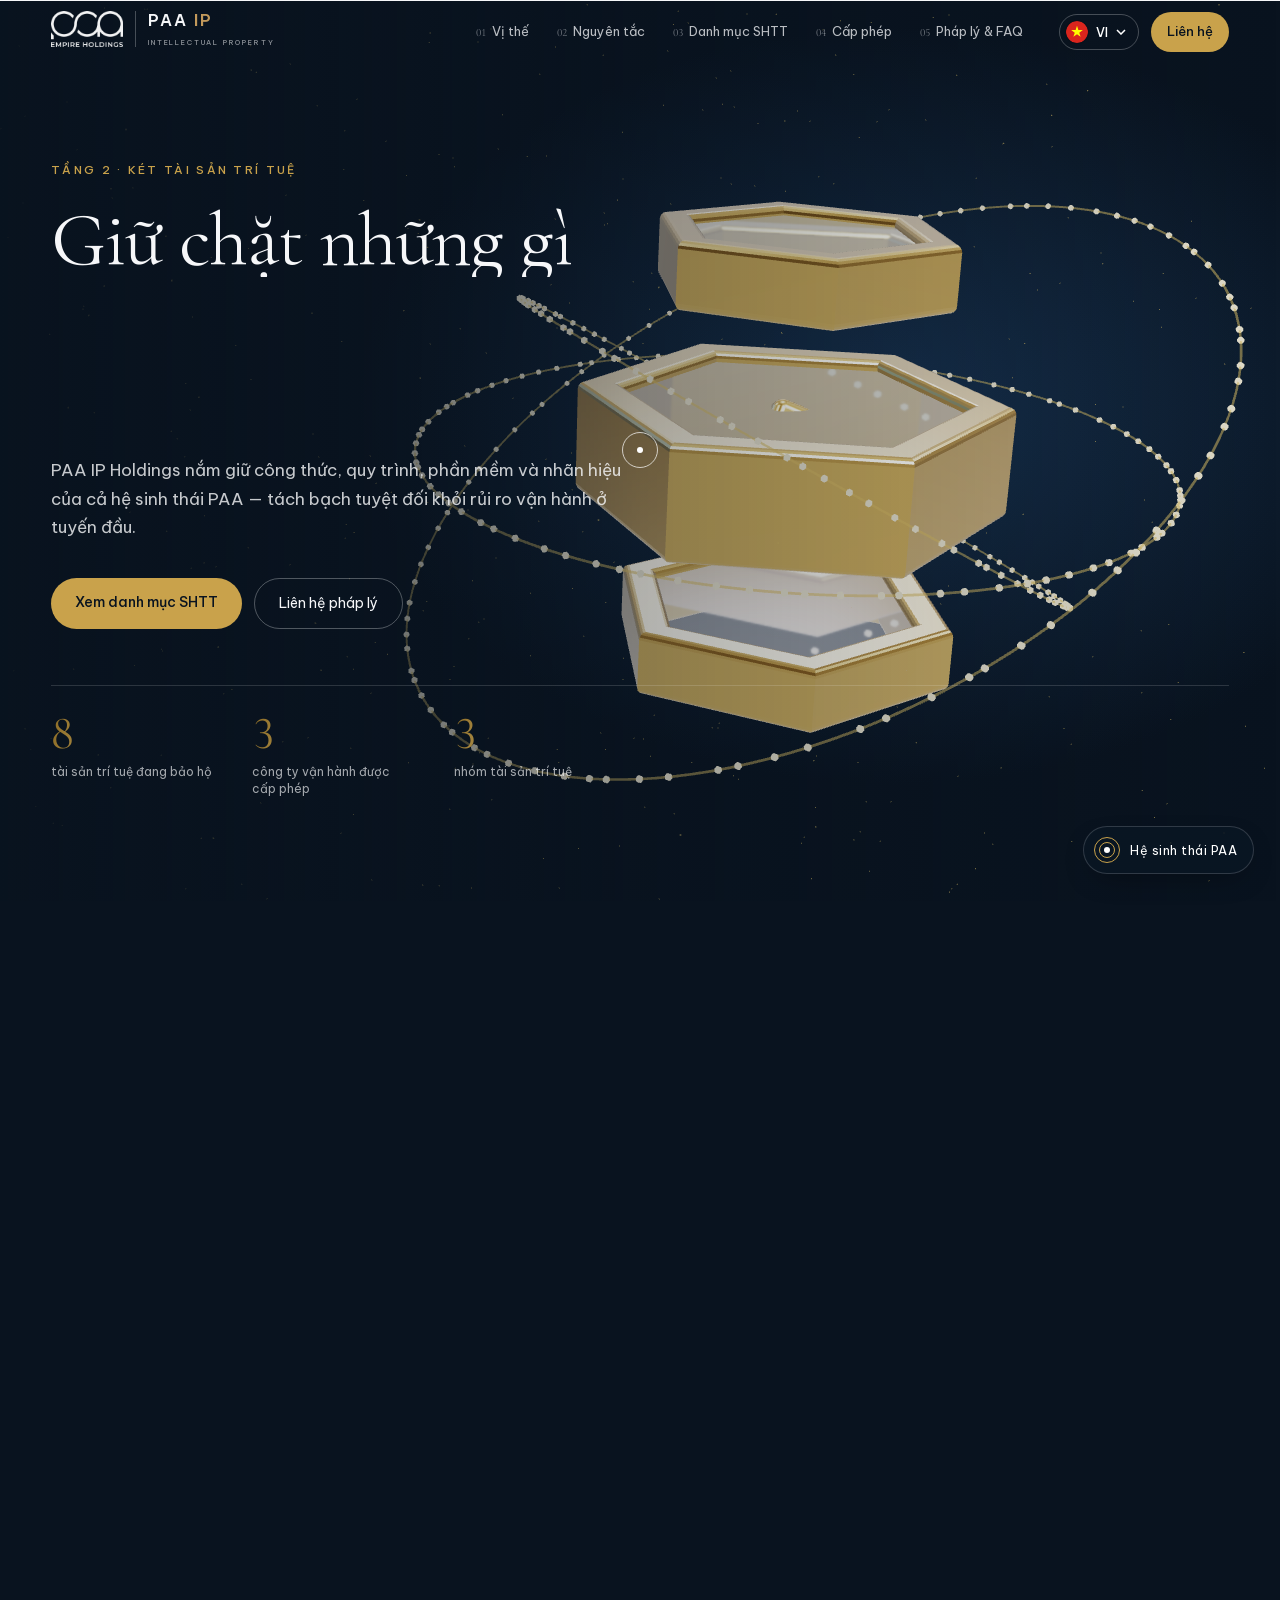
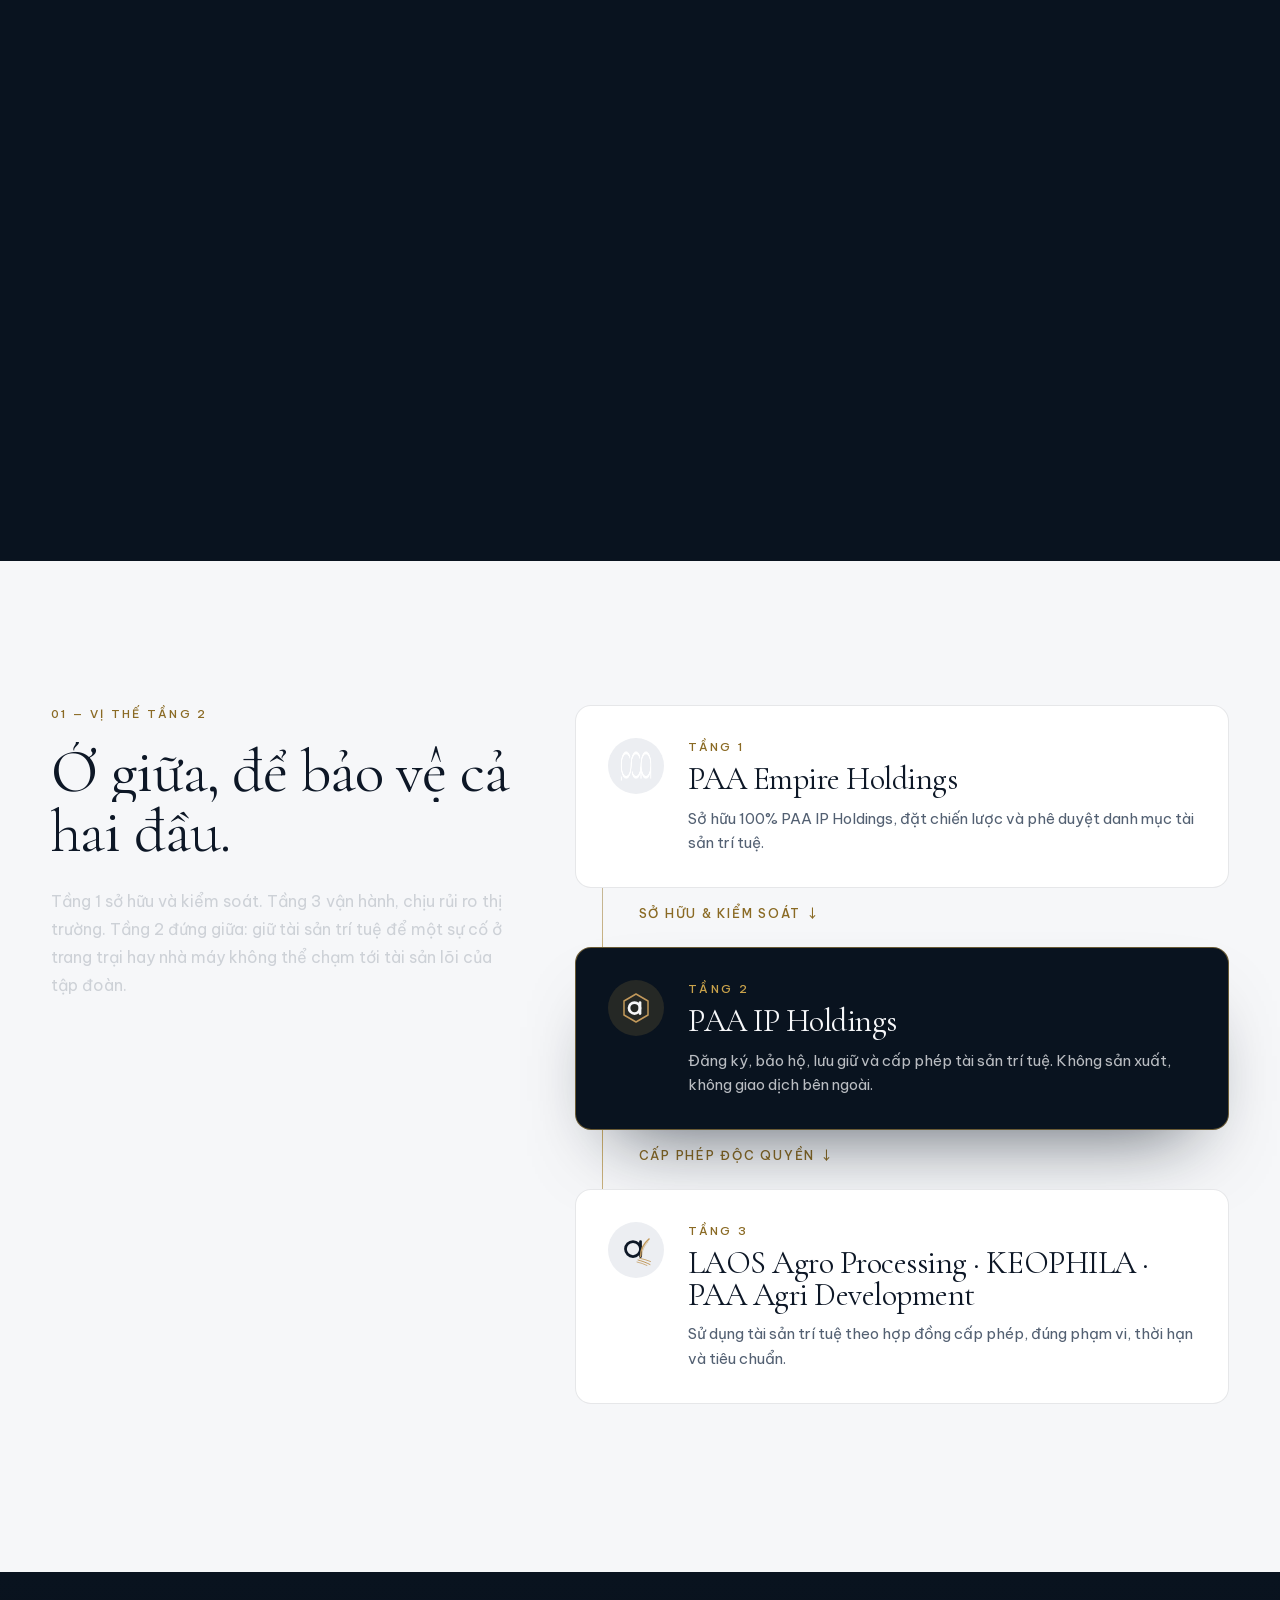
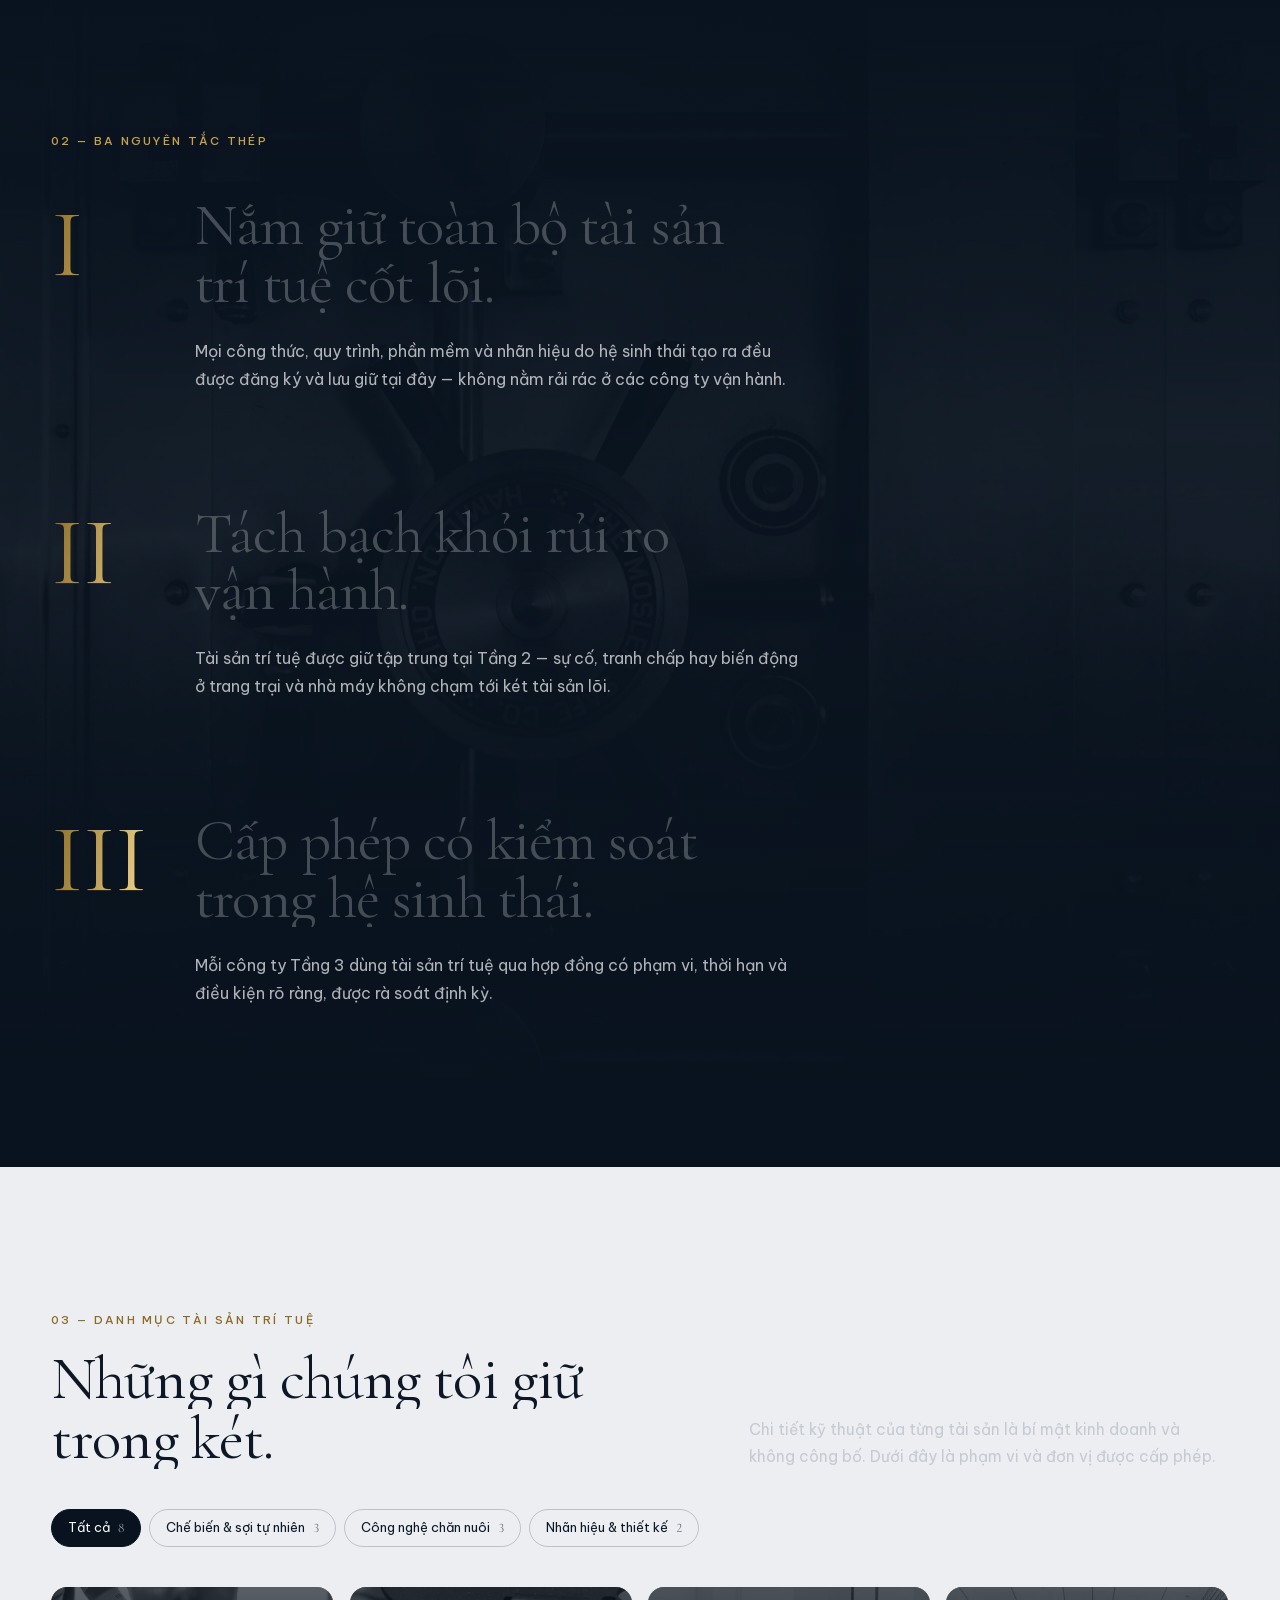
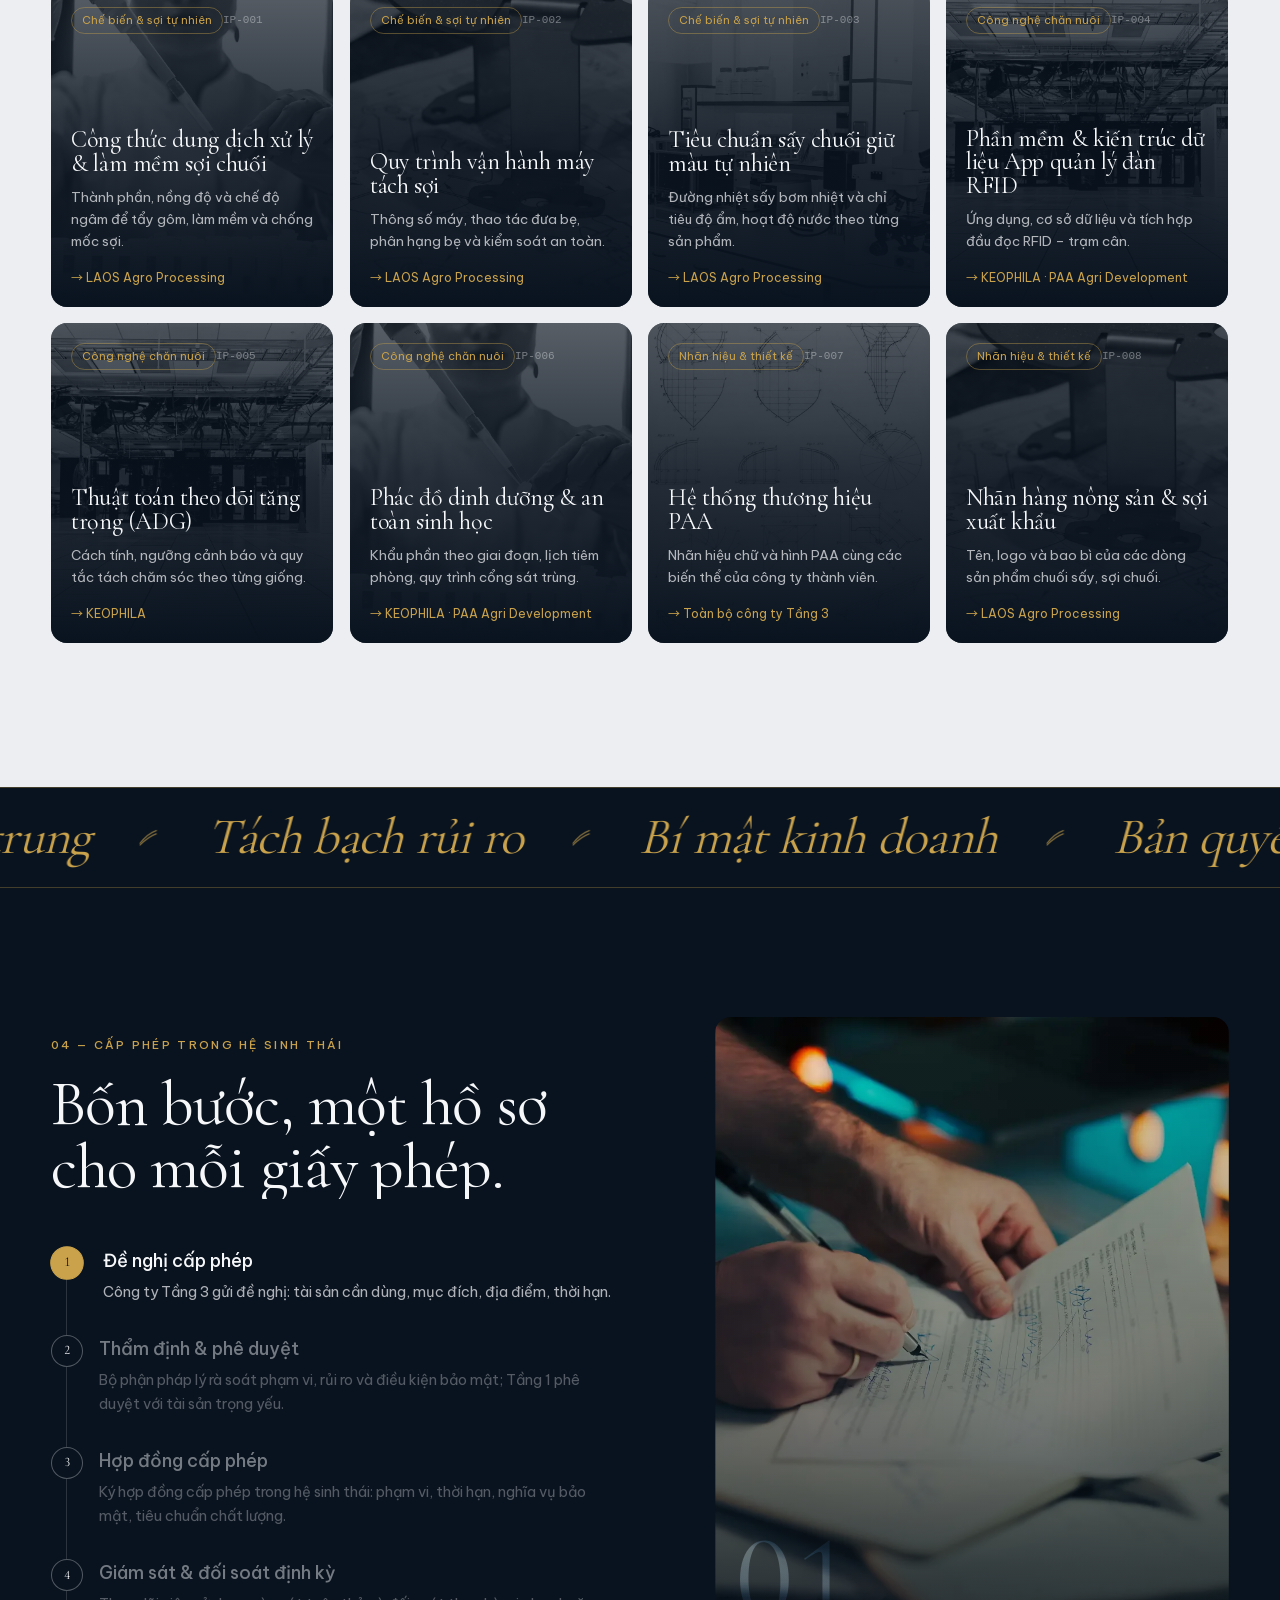
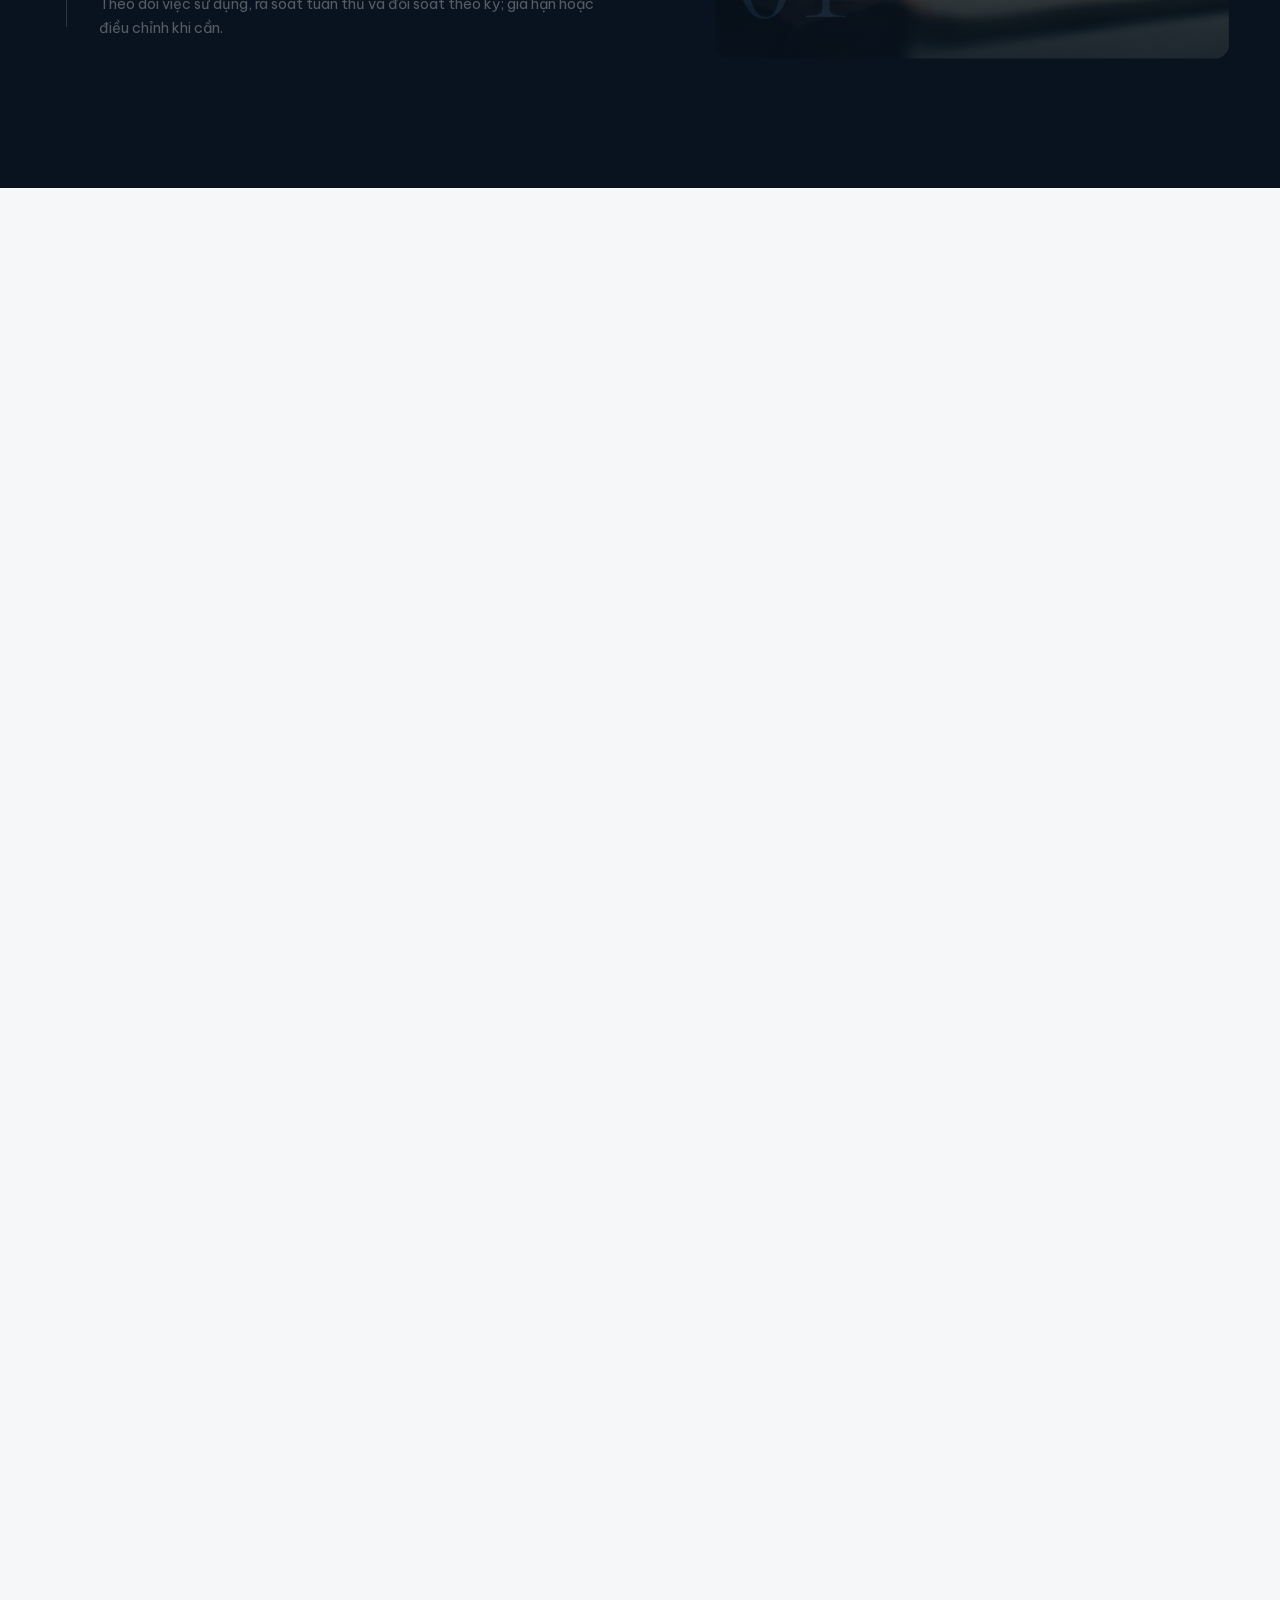
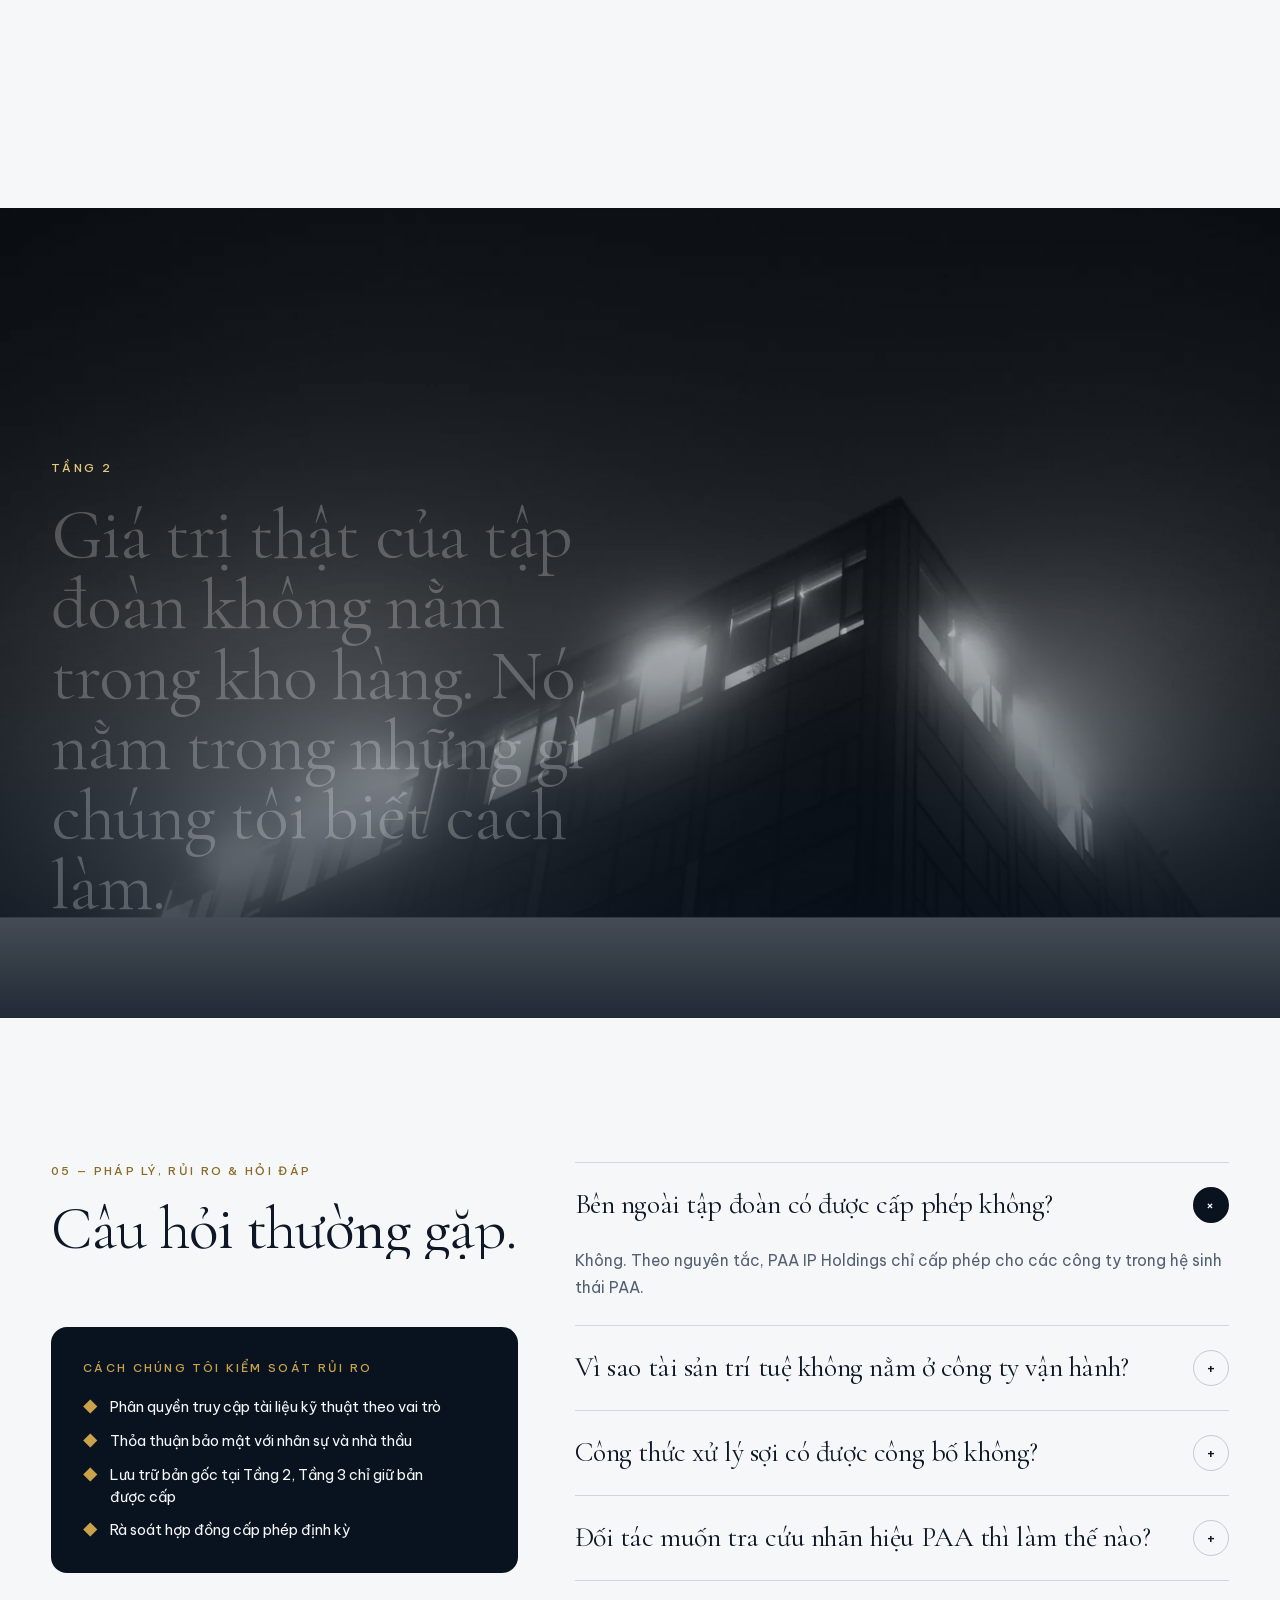
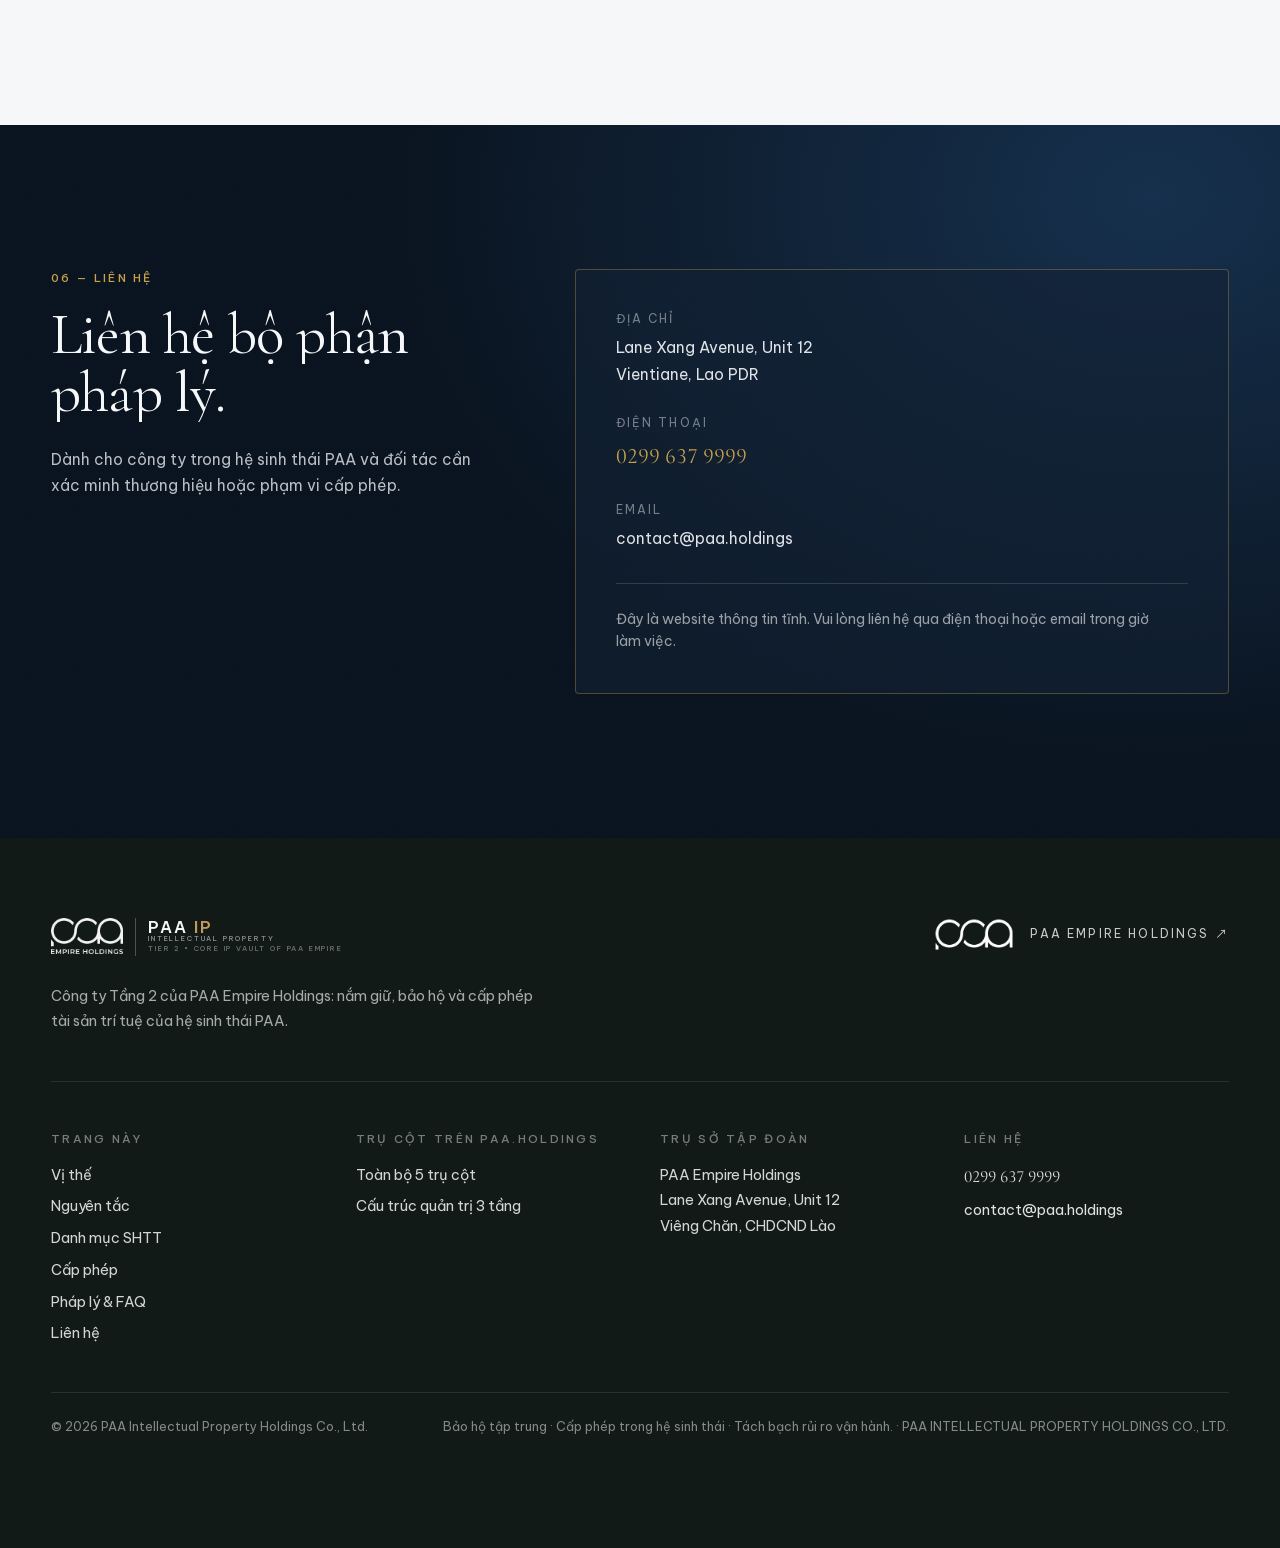
<file: vi/index.html>
<!DOCTYPE html><!--zf5rMhdTQryEr9UknA7Ey--><html lang="vi" class="__variable_136424 __variable_6d971a __variable_1e4936 __variable_4a859a"><head><meta charSet="utf-8"/><meta name="viewport" content="width=device-width, initial-scale=1"/><link rel="preload" href="/_next/static/media/00f4982f357db61e-s.p.woff2" as="font" crossorigin="" type="font/woff2"/><link rel="preload" href="/_next/static/media/07ef58f5f6014a87-s.p.woff2" as="font" crossorigin="" type="font/woff2"/><link rel="preload" href="/_next/static/media/2173e4bb28c315da-s.p.woff2" as="font" crossorigin="" type="font/woff2"/><link rel="preload" href="/_next/static/media/25ab8995c98996d7-s.p.woff2" as="font" crossorigin="" type="font/woff2"/><link rel="preload" href="/_next/static/media/48410f3df60da620-s.p.woff2" as="font" crossorigin="" type="font/woff2"/><link rel="preload" href="/_next/static/media/5662512df8b0ccdf-s.p.woff2" as="font" crossorigin="" type="font/woff2"/><link rel="preload" href="/_next/static/media/5ab5267d02dae909-s.p.woff2" as="font" crossorigin="" type="font/woff2"/><link rel="preload" href="/_next/static/media/62a3c74fa0e47362-s.p.woff2" as="font" crossorigin="" type="font/woff2"/><link rel="preload" href="/_next/static/media/7b89a4fd5e90ede0-s.p.woff2" as="font" crossorigin="" type="font/woff2"/><link rel="preload" href="/_next/static/media/8201559e247ad180-s.p.woff2" as="font" crossorigin="" type="font/woff2"/><link rel="preload" href="/_next/static/media/89362aa296165c6d-s.p.woff2" as="font" crossorigin="" type="font/woff2"/><link rel="preload" href="/_next/static/media/c48b38fe8bb532f3-s.p.woff2" as="font" crossorigin="" type="font/woff2"/><link rel="preload" href="/_next/static/media/c6f81e539d11fc99-s.p.woff2" as="font" crossorigin="" type="font/woff2"/><link rel="preload" href="/_next/static/media/cd79e1ff94fa521b-s.p.woff2" as="font" crossorigin="" type="font/woff2"/><link rel="preload" href="/_next/static/media/e11f95d95ac59fa4-s.p.woff2" as="font" crossorigin="" type="font/woff2"/><link rel="preload" as="image" href="/images/logos/paa-lockup-white.png"/><link rel="preload" as="image" href="/images/logos/paa-mark-white.png"/><link rel="stylesheet" href="/_next/static/css/6f17d0a183a40526.css" data-precedence="next"/><link rel="stylesheet" href="/_next/static/css/ea0e060875061b37.css" data-precedence="next"/><link rel="stylesheet" href="/_next/static/css/d0051dbfa58806aa.css" data-precedence="next"/><link rel="preload" as="script" fetchPriority="low" href="/_next/static/chunks/webpack-fd79b7a7891f897e.js"/><script src="/_next/static/chunks/87c73c54-24122e7b92478d00.js" async=""></script><script src="/_next/static/chunks/18-1199a09a179f36fc.js" async=""></script><script src="/_next/static/chunks/main-app-a4c10dd6a39bd72f.js" async=""></script><script src="/_next/static/chunks/25c8a87d-6c7817babc937c01.js" async=""></script><script src="/_next/static/chunks/9d78c252-5bb44d5dcb7c12f2.js" async=""></script><script src="/_next/static/chunks/753-714489fba0118efb.js" async=""></script><script src="/_next/static/chunks/198-25d8b6d6e4a62c75.js" async=""></script><script src="/_next/static/chunks/app/%5Blocale%5D/page-baf147f89c0bdc41.js" async=""></script><meta name="next-size-adjust" content=""/><title>PAA IP Holdings — Két tài sản trí tuệ của PAA Empire Holdings</title><meta name="description" content="Tầng 2 trong cấu trúc quản trị 3 tầng của PAA: nắm giữ và bảo hộ tài sản trí tuệ cốt lõi, cấp phép có kiểm soát trong hệ sinh thái."/><link rel="alternate" hrefLang="vi" href="/vi/"/><link rel="alternate" hrefLang="en" href="/en/"/><link rel="alternate" hrefLang="lo" href="/lo/"/><link rel="alternate" hrefLang="zh" href="/zh/"/><meta property="og:title" content="PAA IP Holdings — Két tài sản trí tuệ của PAA Empire Holdings"/><meta property="og:description" content="Tầng 2 trong cấu trúc quản trị 3 tầng của PAA: nắm giữ và bảo hộ tài sản trí tuệ cốt lõi, cấp phép có kiểm soát trong hệ sinh thái."/><meta property="og:locale" content="vi"/><meta property="og:type" content="website"/><meta name="twitter:card" content="summary"/><meta name="twitter:title" content="PAA IP Holdings — Két tài sản trí tuệ của PAA Empire Holdings"/><meta name="twitter:description" content="Tầng 2 trong cấu trúc quản trị 3 tầng của PAA: nắm giữ và bảo hộ tài sản trí tuệ cốt lõi, cấp phép có kiểm soát trong hệ sinh thái."/><link rel="icon" href="/favicon.svg"/><script src="/_next/static/chunks/polyfills-42372ed130431b0a.js" noModule=""></script></head><body><div hidden=""><!--$--><!--/$--></div><div class="paa-intro " aria-hidden="true"><div class="paa-intro__inner"><div class="paa-intro__mark"><svg viewBox="0 0 64 64" fill="none" role="img" aria-label="PAA IP Holdings" class="text-mineral"><path d="M32 4L56 18V46L32 60L8 46V18Z" stroke="var(--mark-accent, #C2995B)" stroke-width="3" stroke-linejoin="round"></path><g stroke="currentColor" stroke-width="5.5" stroke-linecap="round"><circle cx="29" cy="32" r="11"></circle><path d="M40 21V43"></path></g></svg></div><p class="paa-intro__name">PAA IP</p><p class="paa-intro__tag">INTELLECTUAL PROPERTY</p></div><p class="paa-intro__count">000</p></div><header class="sticky top-0 z-50 transition-colors duration-500 border-b border-transparent"><div class="shell relative z-50 flex h-16 items-center gap-6"><a href="#top" class="shrink-0" aria-label="PAA IP Holdings"><span class="group inline-flex items-stretch gap-2.5 sm:gap-3 text-mineral "><img src="/images/logos/paa-lockup-white.png" alt="PAA Empire Holdings" class="h-8 w-auto sm:h-9 opacity-95 transition-opacity duration-300 group-hover:opacity-100" decoding="async" aria-hidden="true"/><span class="w-px shrink-0 self-stretch opacity-25 bg-white" aria-hidden="true"></span><span class="flex min-w-0 flex-col justify-between py-[1px]"><span class="text-[14px] tracking-[0.1em] sm:text-[16px] sm:tracking-[0.12em] font-semibold uppercase leading-none">PAA<!-- --> <span class="text-[#C2995B]">IP</span></span><span class="text-[6.5px] tracking-[0.22em] sm:text-[7px] sm:tracking-[0.26em] font-medium uppercase leading-none opacity-55">INTELLECTUAL PROPERTY</span></span></span></a><nav class="ml-auto hidden xl:block" aria-label="Sections"><ol class="flex items-center gap-1"><li><a href="#position" class="group flex items-baseline gap-1.5 whitespace-nowrap rounded-full px-3 py-2 text-[13px] transition-colors text-mineral/75 hover:text-mineral "><span class="num text-[11px] opacity-60">0<!-- -->1</span>Vị thế</a></li><li><a href="#rules" class="group flex items-baseline gap-1.5 whitespace-nowrap rounded-full px-3 py-2 text-[13px] transition-colors text-mineral/75 hover:text-mineral "><span class="num text-[11px] opacity-60">0<!-- -->2</span>Nguyên tắc</a></li><li><a href="#portfolio" class="group flex items-baseline gap-1.5 whitespace-nowrap rounded-full px-3 py-2 text-[13px] transition-colors text-mineral/75 hover:text-mineral "><span class="num text-[11px] opacity-60">0<!-- -->3</span>Danh mục SHTT</a></li><li><a href="#process" class="group flex items-baseline gap-1.5 whitespace-nowrap rounded-full px-3 py-2 text-[13px] transition-colors text-mineral/75 hover:text-mineral "><span class="num text-[11px] opacity-60">0<!-- -->4</span>Cấp phép</a></li><li><a href="#legal" class="group flex items-baseline gap-1.5 whitespace-nowrap rounded-full px-3 py-2 text-[13px] transition-colors text-mineral/75 hover:text-mineral "><span class="num text-[11px] opacity-60">0<!-- -->5</span>Pháp lý &amp; FAQ</a></li></ol></nav><div class="ml-auto hidden items-center gap-3 md:flex xl:ml-0"><div class="relative"><button type="button" aria-haspopup="listbox" aria-expanded="false" aria-controls="_R_mkluivb_" aria-label="Ngôn ngữ" class="flex items-center gap-2 rounded-full border py-1.5 pl-1.5 pr-3 text-[12.5px] font-medium transition-colors border-white/25 text-white hover:border-white/60"><svg width="22" height="22" viewBox="0 0 24 24" class="shrink-0 rounded-full ring-1 ring-black/10" aria-hidden="true"><defs><clipPath id="f_R_mmkluivb_"><circle cx="12" cy="12" r="12"></circle></clipPath></defs><g clip-path="url(#f_R_mmkluivb_)"><rect width="24" height="24" fill="#DA251D"></rect><polygon fill="#FF0" points="12,5.2 13.5,9.8 18.4,9.8 14.45,12.7 15.95,17.3 12,14.4 8.05,17.3 9.55,12.7 5.6,9.8 10.5,9.8"></polygon></g></svg>VI<svg viewBox="0 0 10 6" class="h-1.5 w-2.5 transition-transform " aria-hidden="true"><path d="M1 1l4 4 4-4" fill="none" stroke="currentColor" stroke-width="1.5"></path></svg></button></div><a href="#contact" class="whitespace-nowrap rounded-full bg-pasture-bright px-4 py-2.5 text-[13px] font-medium text-steel transition-transform hover:-translate-y-0.5">Liên hệ</a></div><button type="button" class="ml-auto rounded-full border px-4 py-2 text-[13px] md:ml-3 xl:hidden border-white/25 text-mineral" aria-expanded="false" aria-controls="mobile-nav">Menu</button></div></header><main><section id="top" data-tone="dark" class="relative -mt-16 bg-steel text-mineral" style="height:240vh;--p:0"><div class="sticky top-0 h-[100svh] min-h-[640px] overflow-hidden"><div aria-hidden="true" class="absolute inset-0 bg-[radial-gradient(60%_60%_at_70%_45%,#16304d_0%,#09131f_70%)]"></div><canvas class="absolute inset-0 h-full w-full opacity-0 transition-opacity duration-1000 [&amp;.is-ready]:opacity-100" aria-hidden="true"></canvas><div aria-hidden="true" class="pointer-events-none absolute inset-0 bg-gradient-to-r from-steel/90 via-steel/30 to-transparent"></div><div aria-hidden="true" class="pointer-events-none absolute inset-0 bg-steel/60 md:hidden"></div><ol aria-hidden="true" class="pointer-events-none absolute right-[5vw] top-1/2 hidden -translate-y-1/2 space-y-[19vh] text-right lg:block" style="opacity:clamp(0, calc((var(--p) - 0.25) * 4), 1)"><li class="text-[13px] tracking-[0.12em] text-mineral/80"><span class="mr-3 inline-block h-px w-10 align-middle bg-mineral/40"></span><span class="">Tầng 1 · PAA Empire Holdings</span></li><li class="text-[13px] tracking-[0.12em] text-mineral/80"><span class="mr-3 inline-block h-px w-10 align-middle bg-pasture-bright"></span><span class="text-pasture-bright">Tầng 2 · PAA IP Holdings</span></li><li class="text-[13px] tracking-[0.12em] text-mineral/80"><span class="mr-3 inline-block h-px w-10 align-middle bg-mineral/40"></span><span class="">Tầng 3 · Công ty vận hành</span></li></ol><div class="shell relative flex h-full flex-col justify-center pb-10 pt-24" style="opacity:clamp(0, calc(1 - (var(--p) - 0.15) * 4), 1)"><p class="eyebrow hero-in text-pasture-bright" style="--i:0" data-scramble="true">TẦNG 2 · KÉT TÀI SẢN TRÍ TUỆ</p><h1 class="display mt-6 max-w-[min(100%,820px)] text-[clamp(42px,min(6vw,11vh),108px)]"><span class="block" data-split="intro" data-delay="0.3">Giữ chặt những gì</span><span class="gold-text block italic" data-split="intro" data-delay="0.55">làm nên giá trị của tập đoàn.</span></h1><p class="hero-in mt-7 max-w-[50ch] text-[16px] leading-[1.7] text-mineral/80 md:text-[17px]" style="--i:3">PAA IP Holdings nắm giữ công thức, quy trình, phần mềm và nhãn hiệu của cả hệ sinh thái PAA — tách bạch tuyệt đối khỏi rủi ro vận hành ở tuyến đầu.</p><div class="hero-in mt-9 flex flex-wrap gap-3" style="--i:4"><a href="#portfolio" data-magnetic="true" class="rounded-full bg-pasture-bright px-6 py-3.5 text-[14px] font-medium text-steel">Xem danh mục SHTT</a><a href="#contact" class="rounded-full border border-mineral/30 px-6 py-3.5 text-[14px] transition-colors hover:bg-mineral hover:text-steel">Liên hệ pháp lý</a></div><dl class="hero-in mt-14 flex gap-10 border-t border-mineral/15 pt-6" style="--i:5"><div><dt class="sr-only">tài sản trí tuệ đang bảo hộ</dt><dd class="num gold-text text-[46px] leading-none" data-count="8">8</dd><dd class="mt-2 max-w-[18ch] text-[12px] leading-snug text-mineral/65">tài sản trí tuệ đang bảo hộ</dd></div><div><dt class="sr-only">công ty vận hành được cấp phép</dt><dd class="num gold-text text-[46px] leading-none" data-count="3">3</dd><dd class="mt-2 max-w-[18ch] text-[12px] leading-snug text-mineral/65">công ty vận hành được cấp phép</dd></div><div><dt class="sr-only">nhóm tài sản trí tuệ</dt><dd class="num gold-text text-[46px] leading-none" data-count="3">3</dd><dd class="mt-2 max-w-[18ch] text-[12px] leading-snug text-mineral/65">nhóm tài sản trí tuệ</dd></div></dl></div></div></section><section id="position" data-tone="light" class="relative overflow-x-clip bg-mineral py-24 md:py-36"><span aria-hidden="true" data-speed="0.5" class="section-num text-pasture">01</span><div class="shell grid gap-14 lg:grid-cols-[minmax(0,5fr)_minmax(0,7fr)]"><div class="lg:sticky lg:top-28 lg:self-start"><p class="eyebrow text-pasture" data-reveal="true" data-scramble="true">01 — VỊ THẾ TẦNG 2</p><h2 class="display mt-5 text-[clamp(36px,4.8vw,72px)]" data-split="true">Ở giữa, để bảo vệ cả hai đầu.</h2><p class="mt-6 max-w-[48ch] text-[16px] leading-[1.75] text-muted" data-scrub="true">Tầng 1 sở hữu và kiểm soát. Tầng 3 vận hành, chịu rủi ro thị trường. Tầng 2 đứng giữa: giữ tài sản trí tuệ để một sự cố ở trang trại hay nhà máy không thể chạm tới tài sản lõi của tập đoàn.</p></div><ol class="relative"><span aria-hidden="true" class="absolute bottom-10 left-[27px] top-10 w-px bg-gradient-to-b from-ink/20 via-pasture-bright to-ink/20"></span><li class="relative pb-6" data-reveal="true" style="--d:0"><div class="relative ml-0 flex gap-6 rounded-2xl border p-6 transition-transform duration-500 hover:-translate-y-1 md:p-8 border-ink/10 bg-white"><span class="relative z-10 flex h-14 w-14 shrink-0 items-center justify-center rounded-full bg-hay"><img src="/images/logos/paa-mark-white.png" alt="PAA Empire Holdings" class="h-8 w-8 text-ink" decoding="async" aria-hidden="true"/></span><div><p class="eyebrow text-pasture">Tầng 1</p><p class="display mt-2 text-[26px] leading-tight md:text-[32px]">PAA Empire Holdings</p><p class="mt-3 text-[15px] leading-relaxed text-muted">Sở hữu 100% PAA IP Holdings, đặt chiến lược và phê duyệt danh mục tài sản trí tuệ.</p></div></div><p class="ml-[64px] mt-4 text-[12.5px] font-medium uppercase tracking-[0.14em] text-pasture">Sở hữu &amp; kiểm soát ↓</p></li><li class="relative pb-6" data-reveal="true" style="--d:1"><div class="relative ml-0 flex gap-6 rounded-2xl border p-6 transition-transform duration-500 hover:-translate-y-1 md:p-8 border-pasture-bright/50 bg-steel text-mineral shadow-[0_40px_80px_-40px_rgb(9_19_31/0.7)]" data-tilt="4"><span class="relative z-10 flex h-14 w-14 shrink-0 items-center justify-center rounded-full bg-pasture-bright/15"><svg viewBox="0 0 64 64" fill="none" role="img" aria-label="PAA IP Holdings" class="h-8 w-8 text-mineral" aria-hidden="true"><path d="M32 4L56 18V46L32 60L8 46V18Z" stroke="var(--mark-accent, #C2995B)" stroke-width="3" stroke-linejoin="round"></path><g stroke="currentColor" stroke-width="5.5" stroke-linecap="round"><circle cx="29" cy="32" r="11"></circle><path d="M40 21V43"></path></g></svg></span><div><p class="eyebrow text-pasture-bright">Tầng 2</p><p class="display mt-2 text-[26px] leading-tight md:text-[32px]">PAA IP Holdings</p><p class="mt-3 text-[15px] leading-relaxed text-mineral/75">Đăng ký, bảo hộ, lưu giữ và cấp phép tài sản trí tuệ. Không sản xuất, không giao dịch bên ngoài.</p></div></div><p class="ml-[64px] mt-4 text-[12.5px] font-medium uppercase tracking-[0.14em] text-pasture">Cấp phép độc quyền ↓</p></li><li class="relative pb-6" data-reveal="true" style="--d:2"><div class="relative ml-0 flex gap-6 rounded-2xl border p-6 transition-transform duration-500 hover:-translate-y-1 md:p-8 border-ink/10 bg-white"><span class="relative z-10 flex h-14 w-14 shrink-0 items-center justify-center rounded-full bg-hay"><svg viewBox="0 0 64 64" fill="none" role="img" aria-label="LAOS Agro Processing" class="h-8 w-8 text-ink" aria-hidden="true"><g stroke="currentColor" stroke-width="5.5" stroke-linecap="round" stroke-linejoin="round"><circle cx="26" cy="30" r="15"></circle><path d="M41 15V45"></path></g><path d="M41 45C41 32 46 20 58 10" stroke="var(--mark-accent, #C2995B)" stroke-width="3.2" stroke-linecap="round" fill="none"></path><path d="M44 42C44 34 48 24 56 16" stroke="var(--mark-accent, #C2995B)" stroke-width="1.6" stroke-linecap="round" opacity=".55" fill="none"></path><g stroke="var(--mark-accent, #C2995B)" stroke-width="2" stroke-linecap="round" fill="none"><path d="M36 52C44 54 52 57 60 61"></path><path d="M34 56C41 57.5 48 60 54 63" opacity=".75"></path><path d="M39 48.5C46 50 54 52 61 55" opacity=".85"></path></g></svg></span><div><p class="eyebrow text-pasture">Tầng 3</p><p class="display mt-2 text-[26px] leading-tight md:text-[32px]">LAOS Agro Processing · KEOPHILA · PAA Agri Development</p><p class="mt-3 text-[15px] leading-relaxed text-muted">Sử dụng tài sản trí tuệ theo hợp đồng cấp phép, đúng phạm vi, thời hạn và tiêu chuẩn.</p></div></div></li></ol></div></section><section id="rules" data-tone="dark" class="relative overflow-hidden bg-steel py-24 text-mineral md:py-40"><div class="absolute inset-0 opacity-25" data-parallax="0.15"><img src="/media/rules.webp" srcSet="/media/rules-sm.webp 900w, /media/rules.webp 1920w" sizes="100vw" alt="" loading="lazy" class="absolute inset-0 w-full object-cover grayscale"/></div><div aria-hidden="true" class="absolute inset-0 bg-gradient-to-b from-steel via-steel/70 to-steel"></div><span aria-hidden="true" data-speed="0.5" class="section-num">02</span><div class="shell relative"><p class="eyebrow text-pasture-bright" data-reveal="true" data-scramble="true">02 — BA NGUYÊN TẮC THÉP</p><ol class="mt-12 space-y-20 md:space-y-28"><li class="grid gap-6 md:grid-cols-[120px_minmax(0,1fr)]"><span class="num gold-text text-[72px] leading-none md:text-[96px]" data-reveal="true">I</span><div><p class="display max-w-[min(100%,34rem)] text-[clamp(34px,4.6vw,72px)] leading-[1.05]" data-scrub="true">Nắm giữ toàn bộ tài sản trí tuệ cốt lõi.</p><p class="mt-6 max-w-[56ch] text-[16px] leading-[1.75] text-mineral/70" data-reveal="true">Mọi công thức, quy trình, phần mềm và nhãn hiệu do hệ sinh thái tạo ra đều được đăng ký và lưu giữ tại đây — không nằm rải rác ở các công ty vận hành.</p></div></li><li class="grid gap-6 md:grid-cols-[120px_minmax(0,1fr)]"><span class="num gold-text text-[72px] leading-none md:text-[96px]" data-reveal="true">II</span><div><p class="display max-w-[min(100%,34rem)] text-[clamp(34px,4.6vw,72px)] leading-[1.05]" data-scrub="true">Tách bạch khỏi rủi ro vận hành.</p><p class="mt-6 max-w-[56ch] text-[16px] leading-[1.75] text-mineral/70" data-reveal="true">Tài sản trí tuệ được giữ tập trung tại Tầng 2 — sự cố, tranh chấp hay biến động ở trang trại và nhà máy không chạm tới két tài sản lõi.</p></div></li><li class="grid gap-6 md:grid-cols-[120px_minmax(0,1fr)]"><span class="num gold-text text-[72px] leading-none md:text-[96px]" data-reveal="true">III</span><div><p class="display max-w-[min(100%,34rem)] text-[clamp(34px,4.6vw,72px)] leading-[1.05]" data-scrub="true">Cấp phép có kiểm soát trong hệ sinh thái.</p><p class="mt-6 max-w-[56ch] text-[16px] leading-[1.75] text-mineral/70" data-reveal="true">Mỗi công ty Tầng 3 dùng tài sản trí tuệ qua hợp đồng có phạm vi, thời hạn và điều kiện rõ ràng, được rà soát định kỳ.</p></div></li></ol></div></section><section id="portfolio" data-tone="light" class="relative overflow-x-clip bg-hay py-24 md:py-36"><span aria-hidden="true" data-speed="0.5" class="section-num text-pasture">03</span><div class="shell"><div class="grid gap-6 lg:grid-cols-2 lg:items-end"><div><p class="eyebrow text-pasture" data-reveal="true" data-scramble="true">03 — DANH MỤC TÀI SẢN TRÍ TUỆ</p><h2 class="display mt-5 text-[clamp(36px,4.8vw,72px)]" data-split="true">Những gì chúng tôi giữ trong két.</h2></div><p class="max-w-[48ch] text-[15.5px] leading-[1.7] text-muted lg:justify-self-end" data-scrub="true">Chi tiết kỹ thuật của từng tài sản là bí mật kinh doanh và không công bố. Dưới đây là phạm vi và đơn vị được cấp phép.</p></div><div role="tablist" class="mt-10 grid grid-cols-2 gap-1.5 sm:flex sm:flex-wrap sm:gap-2"><button role="tab" aria-selected="true" class="rounded-full border px-2.5 py-1.5 text-left text-[11.5px] leading-tight transition-colors sm:px-4 sm:py-2 sm:text-[13px] sm:leading-normal border-steel bg-steel text-mineral">Tất cả<span class="num ml-1.5 opacity-60 sm:ml-2">8</span></button><button role="tab" aria-selected="false" class="rounded-full border px-2.5 py-1.5 text-left text-[11.5px] leading-tight transition-colors sm:px-4 sm:py-2 sm:text-[13px] sm:leading-normal border-ink/20 hover:border-ink/50">Chế biến &amp; sợi tự nhiên<span class="num ml-1.5 opacity-60 sm:ml-2">3</span></button><button role="tab" aria-selected="false" class="rounded-full border px-2.5 py-1.5 text-left text-[11.5px] leading-tight transition-colors sm:px-4 sm:py-2 sm:text-[13px] sm:leading-normal border-ink/20 hover:border-ink/50">Công nghệ chăn nuôi<span class="num ml-1.5 opacity-60 sm:ml-2">3</span></button><button role="tab" aria-selected="false" class="rounded-full border px-2.5 py-1.5 text-left text-[11.5px] leading-tight transition-colors sm:px-4 sm:py-2 sm:text-[13px] sm:leading-normal border-ink/20 hover:border-ink/50">Nhãn hiệu &amp; thiết kế<span class="num ml-1.5 opacity-60 sm:ml-2">2</span></button></div><ul class="mt-10 grid gap-4 sm:grid-cols-2 lg:grid-cols-4"><li style="animation:rise .7s 0s cubic-bezier(.16,1,.3,1) both"><button type="button" data-tilt="6" data-cursor="Xem chi tiết" class="group relative flex h-full min-h-[320px] w-full flex-col overflow-hidden rounded-2xl bg-steel text-left text-mineral"><img src="/media/ip-formula-sm.webp" alt="" loading="lazy" class="absolute inset-0 h-full w-full object-cover opacity-40 grayscale transition-all duration-700 group-hover:scale-105 group-hover:opacity-60 group-hover:grayscale-0"/><span aria-hidden="true" class="absolute inset-0 bg-gradient-to-t from-steel via-steel/70 to-steel/20"></span><span class="relative flex items-center justify-between p-5"><span class="rounded-full border border-pasture-bright/40 px-2.5 py-1 text-[11px] text-pasture-bright">Chế biến &amp; sợi tự nhiên</span><span class="mono text-[11px] text-mineral/40">IP-<!-- -->001</span></span><span class="relative mt-auto p-5"><span class="display block text-[24px] leading-[1.12]">Công thức dung dịch xử lý &amp; làm mềm sợi chuối</span><span class="mt-3 block text-[13.5px] leading-relaxed text-mineral/70">Thành phần, nồng độ và chế độ ngâm để tẩy gôm, làm mềm và chống mốc sợi.</span><span class="mt-4 block text-[12px] text-pasture-bright">→ <!-- -->LAOS Agro Processing</span></span></button></li><li style="animation:rise .7s 0.06s cubic-bezier(.16,1,.3,1) both"><button type="button" data-tilt="6" data-cursor="Xem chi tiết" class="group relative flex h-full min-h-[320px] w-full flex-col overflow-hidden rounded-2xl bg-steel text-left text-mineral"><img src="/media/ip-design-sm.webp" alt="" loading="lazy" class="absolute inset-0 h-full w-full object-cover opacity-40 grayscale transition-all duration-700 group-hover:scale-105 group-hover:opacity-60 group-hover:grayscale-0"/><span aria-hidden="true" class="absolute inset-0 bg-gradient-to-t from-steel via-steel/70 to-steel/20"></span><span class="relative flex items-center justify-between p-5"><span class="rounded-full border border-pasture-bright/40 px-2.5 py-1 text-[11px] text-pasture-bright">Chế biến &amp; sợi tự nhiên</span><span class="mono text-[11px] text-mineral/40">IP-<!-- -->002</span></span><span class="relative mt-auto p-5"><span class="display block text-[24px] leading-[1.12]">Quy trình vận hành máy tách sợi</span><span class="mt-3 block text-[13.5px] leading-relaxed text-mineral/70">Thông số máy, thao tác đưa bẹ, phân hạng bẹ và kiểm soát an toàn.</span><span class="mt-4 block text-[12px] text-pasture-bright">→ <!-- -->LAOS Agro Processing</span></span></button></li><li style="animation:rise .7s 0.12s cubic-bezier(.16,1,.3,1) both"><button type="button" data-tilt="6" data-cursor="Xem chi tiết" class="group relative flex h-full min-h-[320px] w-full flex-col overflow-hidden rounded-2xl bg-steel text-left text-mineral"><img src="/media/ip-process-sm.webp" alt="" loading="lazy" class="absolute inset-0 h-full w-full object-cover opacity-40 grayscale transition-all duration-700 group-hover:scale-105 group-hover:opacity-60 group-hover:grayscale-0"/><span aria-hidden="true" class="absolute inset-0 bg-gradient-to-t from-steel via-steel/70 to-steel/20"></span><span class="relative flex items-center justify-between p-5"><span class="rounded-full border border-pasture-bright/40 px-2.5 py-1 text-[11px] text-pasture-bright">Chế biến &amp; sợi tự nhiên</span><span class="mono text-[11px] text-mineral/40">IP-<!-- -->003</span></span><span class="relative mt-auto p-5"><span class="display block text-[24px] leading-[1.12]">Tiêu chuẩn sấy chuối giữ màu tự nhiên</span><span class="mt-3 block text-[13.5px] leading-relaxed text-mineral/70">Đường nhiệt sấy bơm nhiệt và chỉ tiêu độ ẩm, hoạt độ nước theo từng sản phẩm.</span><span class="mt-4 block text-[12px] text-pasture-bright">→ <!-- -->LAOS Agro Processing</span></span></button></li><li style="animation:rise .7s 0.18s cubic-bezier(.16,1,.3,1) both"><button type="button" data-tilt="6" data-cursor="Xem chi tiết" class="group relative flex h-full min-h-[320px] w-full flex-col overflow-hidden rounded-2xl bg-steel text-left text-mineral"><img src="/media/ip-software-sm.webp" alt="" loading="lazy" class="absolute inset-0 h-full w-full object-cover opacity-40 grayscale transition-all duration-700 group-hover:scale-105 group-hover:opacity-60 group-hover:grayscale-0"/><span aria-hidden="true" class="absolute inset-0 bg-gradient-to-t from-steel via-steel/70 to-steel/20"></span><span class="relative flex items-center justify-between p-5"><span class="rounded-full border border-pasture-bright/40 px-2.5 py-1 text-[11px] text-pasture-bright">Công nghệ chăn nuôi</span><span class="mono text-[11px] text-mineral/40">IP-<!-- -->004</span></span><span class="relative mt-auto p-5"><span class="display block text-[24px] leading-[1.12]">Phần mềm &amp; kiến trúc dữ liệu App quản lý đàn RFID</span><span class="mt-3 block text-[13.5px] leading-relaxed text-mineral/70">Ứng dụng, cơ sở dữ liệu và tích hợp đầu đọc RFID – trạm cân.</span><span class="mt-4 block text-[12px] text-pasture-bright">→ <!-- -->KEOPHILA · PAA Agri Development</span></span></button></li><li style="animation:rise .7s 0.24s cubic-bezier(.16,1,.3,1) both"><button type="button" data-tilt="6" data-cursor="Xem chi tiết" class="group relative flex h-full min-h-[320px] w-full flex-col overflow-hidden rounded-2xl bg-steel text-left text-mineral"><img src="/media/ip-software-sm.webp" alt="" loading="lazy" class="absolute inset-0 h-full w-full object-cover opacity-40 grayscale transition-all duration-700 group-hover:scale-105 group-hover:opacity-60 group-hover:grayscale-0"/><span aria-hidden="true" class="absolute inset-0 bg-gradient-to-t from-steel via-steel/70 to-steel/20"></span><span class="relative flex items-center justify-between p-5"><span class="rounded-full border border-pasture-bright/40 px-2.5 py-1 text-[11px] text-pasture-bright">Công nghệ chăn nuôi</span><span class="mono text-[11px] text-mineral/40">IP-<!-- -->005</span></span><span class="relative mt-auto p-5"><span class="display block text-[24px] leading-[1.12]">Thuật toán theo dõi tăng trọng (ADG)</span><span class="mt-3 block text-[13.5px] leading-relaxed text-mineral/70">Cách tính, ngưỡng cảnh báo và quy tắc tách chăm sóc theo từng giống.</span><span class="mt-4 block text-[12px] text-pasture-bright">→ <!-- -->KEOPHILA</span></span></button></li><li style="animation:rise .7s 0.3s cubic-bezier(.16,1,.3,1) both"><button type="button" data-tilt="6" data-cursor="Xem chi tiết" class="group relative flex h-full min-h-[320px] w-full flex-col overflow-hidden rounded-2xl bg-steel text-left text-mineral"><img src="/media/ip-formula-sm.webp" alt="" loading="lazy" class="absolute inset-0 h-full w-full object-cover opacity-40 grayscale transition-all duration-700 group-hover:scale-105 group-hover:opacity-60 group-hover:grayscale-0"/><span aria-hidden="true" class="absolute inset-0 bg-gradient-to-t from-steel via-steel/70 to-steel/20"></span><span class="relative flex items-center justify-between p-5"><span class="rounded-full border border-pasture-bright/40 px-2.5 py-1 text-[11px] text-pasture-bright">Công nghệ chăn nuôi</span><span class="mono text-[11px] text-mineral/40">IP-<!-- -->006</span></span><span class="relative mt-auto p-5"><span class="display block text-[24px] leading-[1.12]">Phác đồ dinh dưỡng &amp; an toàn sinh học</span><span class="mt-3 block text-[13.5px] leading-relaxed text-mineral/70">Khẩu phần theo giai đoạn, lịch tiêm phòng, quy trình cổng sát trùng.</span><span class="mt-4 block text-[12px] text-pasture-bright">→ <!-- -->KEOPHILA · PAA Agri Development</span></span></button></li><li style="animation:rise .7s 0.36s cubic-bezier(.16,1,.3,1) both"><button type="button" data-tilt="6" data-cursor="Xem chi tiết" class="group relative flex h-full min-h-[320px] w-full flex-col overflow-hidden rounded-2xl bg-steel text-left text-mineral"><img src="/media/ip-brand-sm.webp" alt="" loading="lazy" class="absolute inset-0 h-full w-full object-cover opacity-40 grayscale transition-all duration-700 group-hover:scale-105 group-hover:opacity-60 group-hover:grayscale-0"/><span aria-hidden="true" class="absolute inset-0 bg-gradient-to-t from-steel via-steel/70 to-steel/20"></span><span class="relative flex items-center justify-between p-5"><span class="rounded-full border border-pasture-bright/40 px-2.5 py-1 text-[11px] text-pasture-bright">Nhãn hiệu &amp; thiết kế</span><span class="mono text-[11px] text-mineral/40">IP-<!-- -->007</span></span><span class="relative mt-auto p-5"><span class="display block text-[24px] leading-[1.12]">Hệ thống thương hiệu PAA</span><span class="mt-3 block text-[13.5px] leading-relaxed text-mineral/70">Nhãn hiệu chữ và hình PAA cùng các biến thể của công ty thành viên.</span><span class="mt-4 block text-[12px] text-pasture-bright">→ <!-- -->Toàn bộ công ty Tầng 3</span></span></button></li><li style="animation:rise .7s 0.42s cubic-bezier(.16,1,.3,1) both"><button type="button" data-tilt="6" data-cursor="Xem chi tiết" class="group relative flex h-full min-h-[320px] w-full flex-col overflow-hidden rounded-2xl bg-steel text-left text-mineral"><img src="/media/ip-design-sm.webp" alt="" loading="lazy" class="absolute inset-0 h-full w-full object-cover opacity-40 grayscale transition-all duration-700 group-hover:scale-105 group-hover:opacity-60 group-hover:grayscale-0"/><span aria-hidden="true" class="absolute inset-0 bg-gradient-to-t from-steel via-steel/70 to-steel/20"></span><span class="relative flex items-center justify-between p-5"><span class="rounded-full border border-pasture-bright/40 px-2.5 py-1 text-[11px] text-pasture-bright">Nhãn hiệu &amp; thiết kế</span><span class="mono text-[11px] text-mineral/40">IP-<!-- -->008</span></span><span class="relative mt-auto p-5"><span class="display block text-[24px] leading-[1.12]">Nhãn hàng nông sản &amp; sợi xuất khẩu</span><span class="mt-3 block text-[13.5px] leading-relaxed text-mineral/70">Tên, logo và bao bì của các dòng sản phẩm chuối sấy, sợi chuối.</span><span class="mt-4 block text-[12px] text-pasture-bright">→ <!-- -->LAOS Agro Processing</span></span></button></li></ul></div><dialog class="m-auto max-h-[88svh] w-[min(760px,calc(100vw-32px))] overflow-hidden rounded-2xl bg-mineral p-0 text-ink backdrop:bg-steel/80 backdrop:backdrop-blur-sm" data-lenis-prevent="true" data-lenis-prevent-touch="true" aria-labelledby="ip-title"></dialog></section><div class="overflow-hidden py-6 border-y border-pasture-bright/30 bg-steel text-pasture-bright" aria-hidden="true"><div class="flex w-max will-change-transform"><div class="flex shrink-0"><span class="display flex items-center whitespace-nowrap px-6 text-[clamp(32px,4vw,64px)] italic">Bí mật kinh doanh<svg viewBox="0 0 24 24" class="ml-12 h-5 w-5 opacity-60"><path d="M2 20C8 12 16 6 22 4" stroke="currentColor" stroke-width="1.5" fill="none"></path><path d="M2 22C9 15 16 10 22 8" stroke="currentColor" stroke-width="1.5" fill="none"></path></svg></span><span class="display flex items-center whitespace-nowrap px-6 text-[clamp(32px,4vw,64px)] italic">Bản quyền phần mềm<svg viewBox="0 0 24 24" class="ml-12 h-5 w-5 opacity-60"><path d="M2 20C8 12 16 6 22 4" stroke="currentColor" stroke-width="1.5" fill="none"></path><path d="M2 22C9 15 16 10 22 8" stroke="currentColor" stroke-width="1.5" fill="none"></path></svg></span><span class="display flex items-center whitespace-nowrap px-6 text-[clamp(32px,4vw,64px)] italic">Nhãn hiệu<svg viewBox="0 0 24 24" class="ml-12 h-5 w-5 opacity-60"><path d="M2 20C8 12 16 6 22 4" stroke="currentColor" stroke-width="1.5" fill="none"></path><path d="M2 22C9 15 16 10 22 8" stroke="currentColor" stroke-width="1.5" fill="none"></path></svg></span><span class="display flex items-center whitespace-nowrap px-6 text-[clamp(32px,4vw,64px)] italic">Quy trình chuẩn<svg viewBox="0 0 24 24" class="ml-12 h-5 w-5 opacity-60"><path d="M2 20C8 12 16 6 22 4" stroke="currentColor" stroke-width="1.5" fill="none"></path><path d="M2 22C9 15 16 10 22 8" stroke="currentColor" stroke-width="1.5" fill="none"></path></svg></span><span class="display flex items-center whitespace-nowrap px-6 text-[clamp(32px,4vw,64px)] italic">Cấp phép hệ sinh thái<svg viewBox="0 0 24 24" class="ml-12 h-5 w-5 opacity-60"><path d="M2 20C8 12 16 6 22 4" stroke="currentColor" stroke-width="1.5" fill="none"></path><path d="M2 22C9 15 16 10 22 8" stroke="currentColor" stroke-width="1.5" fill="none"></path></svg></span><span class="display flex items-center whitespace-nowrap px-6 text-[clamp(32px,4vw,64px)] italic">Bảo hộ tập trung<svg viewBox="0 0 24 24" class="ml-12 h-5 w-5 opacity-60"><path d="M2 20C8 12 16 6 22 4" stroke="currentColor" stroke-width="1.5" fill="none"></path><path d="M2 22C9 15 16 10 22 8" stroke="currentColor" stroke-width="1.5" fill="none"></path></svg></span><span class="display flex items-center whitespace-nowrap px-6 text-[clamp(32px,4vw,64px)] italic">Tách bạch rủi ro<svg viewBox="0 0 24 24" class="ml-12 h-5 w-5 opacity-60"><path d="M2 20C8 12 16 6 22 4" stroke="currentColor" stroke-width="1.5" fill="none"></path><path d="M2 22C9 15 16 10 22 8" stroke="currentColor" stroke-width="1.5" fill="none"></path></svg></span><span class="display flex items-center whitespace-nowrap px-6 text-[clamp(32px,4vw,64px)] italic">Bí mật kinh doanh<svg viewBox="0 0 24 24" class="ml-12 h-5 w-5 opacity-60"><path d="M2 20C8 12 16 6 22 4" stroke="currentColor" stroke-width="1.5" fill="none"></path><path d="M2 22C9 15 16 10 22 8" stroke="currentColor" stroke-width="1.5" fill="none"></path></svg></span><span class="display flex items-center whitespace-nowrap px-6 text-[clamp(32px,4vw,64px)] italic">Bản quyền phần mềm<svg viewBox="0 0 24 24" class="ml-12 h-5 w-5 opacity-60"><path d="M2 20C8 12 16 6 22 4" stroke="currentColor" stroke-width="1.5" fill="none"></path><path d="M2 22C9 15 16 10 22 8" stroke="currentColor" stroke-width="1.5" fill="none"></path></svg></span><span class="display flex items-center whitespace-nowrap px-6 text-[clamp(32px,4vw,64px)] italic">Nhãn hiệu<svg viewBox="0 0 24 24" class="ml-12 h-5 w-5 opacity-60"><path d="M2 20C8 12 16 6 22 4" stroke="currentColor" stroke-width="1.5" fill="none"></path><path d="M2 22C9 15 16 10 22 8" stroke="currentColor" stroke-width="1.5" fill="none"></path></svg></span><span class="display flex items-center whitespace-nowrap px-6 text-[clamp(32px,4vw,64px)] italic">Quy trình chuẩn<svg viewBox="0 0 24 24" class="ml-12 h-5 w-5 opacity-60"><path d="M2 20C8 12 16 6 22 4" stroke="currentColor" stroke-width="1.5" fill="none"></path><path d="M2 22C9 15 16 10 22 8" stroke="currentColor" stroke-width="1.5" fill="none"></path></svg></span><span class="display flex items-center whitespace-nowrap px-6 text-[clamp(32px,4vw,64px)] italic">Cấp phép hệ sinh thái<svg viewBox="0 0 24 24" class="ml-12 h-5 w-5 opacity-60"><path d="M2 20C8 12 16 6 22 4" stroke="currentColor" stroke-width="1.5" fill="none"></path><path d="M2 22C9 15 16 10 22 8" stroke="currentColor" stroke-width="1.5" fill="none"></path></svg></span><span class="display flex items-center whitespace-nowrap px-6 text-[clamp(32px,4vw,64px)] italic">Bảo hộ tập trung<svg viewBox="0 0 24 24" class="ml-12 h-5 w-5 opacity-60"><path d="M2 20C8 12 16 6 22 4" stroke="currentColor" stroke-width="1.5" fill="none"></path><path d="M2 22C9 15 16 10 22 8" stroke="currentColor" stroke-width="1.5" fill="none"></path></svg></span><span class="display flex items-center whitespace-nowrap px-6 text-[clamp(32px,4vw,64px)] italic">Tách bạch rủi ro<svg viewBox="0 0 24 24" class="ml-12 h-5 w-5 opacity-60"><path d="M2 20C8 12 16 6 22 4" stroke="currentColor" stroke-width="1.5" fill="none"></path><path d="M2 22C9 15 16 10 22 8" stroke="currentColor" stroke-width="1.5" fill="none"></path></svg></span></div><div class="flex shrink-0"><span class="display flex items-center whitespace-nowrap px-6 text-[clamp(32px,4vw,64px)] italic">Bí mật kinh doanh<svg viewBox="0 0 24 24" class="ml-12 h-5 w-5 opacity-60"><path d="M2 20C8 12 16 6 22 4" stroke="currentColor" stroke-width="1.5" fill="none"></path><path d="M2 22C9 15 16 10 22 8" stroke="currentColor" stroke-width="1.5" fill="none"></path></svg></span><span class="display flex items-center whitespace-nowrap px-6 text-[clamp(32px,4vw,64px)] italic">Bản quyền phần mềm<svg viewBox="0 0 24 24" class="ml-12 h-5 w-5 opacity-60"><path d="M2 20C8 12 16 6 22 4" stroke="currentColor" stroke-width="1.5" fill="none"></path><path d="M2 22C9 15 16 10 22 8" stroke="currentColor" stroke-width="1.5" fill="none"></path></svg></span><span class="display flex items-center whitespace-nowrap px-6 text-[clamp(32px,4vw,64px)] italic">Nhãn hiệu<svg viewBox="0 0 24 24" class="ml-12 h-5 w-5 opacity-60"><path d="M2 20C8 12 16 6 22 4" stroke="currentColor" stroke-width="1.5" fill="none"></path><path d="M2 22C9 15 16 10 22 8" stroke="currentColor" stroke-width="1.5" fill="none"></path></svg></span><span class="display flex items-center whitespace-nowrap px-6 text-[clamp(32px,4vw,64px)] italic">Quy trình chuẩn<svg viewBox="0 0 24 24" class="ml-12 h-5 w-5 opacity-60"><path d="M2 20C8 12 16 6 22 4" stroke="currentColor" stroke-width="1.5" fill="none"></path><path d="M2 22C9 15 16 10 22 8" stroke="currentColor" stroke-width="1.5" fill="none"></path></svg></span><span class="display flex items-center whitespace-nowrap px-6 text-[clamp(32px,4vw,64px)] italic">Cấp phép hệ sinh thái<svg viewBox="0 0 24 24" class="ml-12 h-5 w-5 opacity-60"><path d="M2 20C8 12 16 6 22 4" stroke="currentColor" stroke-width="1.5" fill="none"></path><path d="M2 22C9 15 16 10 22 8" stroke="currentColor" stroke-width="1.5" fill="none"></path></svg></span><span class="display flex items-center whitespace-nowrap px-6 text-[clamp(32px,4vw,64px)] italic">Bảo hộ tập trung<svg viewBox="0 0 24 24" class="ml-12 h-5 w-5 opacity-60"><path d="M2 20C8 12 16 6 22 4" stroke="currentColor" stroke-width="1.5" fill="none"></path><path d="M2 22C9 15 16 10 22 8" stroke="currentColor" stroke-width="1.5" fill="none"></path></svg></span><span class="display flex items-center whitespace-nowrap px-6 text-[clamp(32px,4vw,64px)] italic">Tách bạch rủi ro<svg viewBox="0 0 24 24" class="ml-12 h-5 w-5 opacity-60"><path d="M2 20C8 12 16 6 22 4" stroke="currentColor" stroke-width="1.5" fill="none"></path><path d="M2 22C9 15 16 10 22 8" stroke="currentColor" stroke-width="1.5" fill="none"></path></svg></span><span class="display flex items-center whitespace-nowrap px-6 text-[clamp(32px,4vw,64px)] italic">Bí mật kinh doanh<svg viewBox="0 0 24 24" class="ml-12 h-5 w-5 opacity-60"><path d="M2 20C8 12 16 6 22 4" stroke="currentColor" stroke-width="1.5" fill="none"></path><path d="M2 22C9 15 16 10 22 8" stroke="currentColor" stroke-width="1.5" fill="none"></path></svg></span><span class="display flex items-center whitespace-nowrap px-6 text-[clamp(32px,4vw,64px)] italic">Bản quyền phần mềm<svg viewBox="0 0 24 24" class="ml-12 h-5 w-5 opacity-60"><path d="M2 20C8 12 16 6 22 4" stroke="currentColor" stroke-width="1.5" fill="none"></path><path d="M2 22C9 15 16 10 22 8" stroke="currentColor" stroke-width="1.5" fill="none"></path></svg></span><span class="display flex items-center whitespace-nowrap px-6 text-[clamp(32px,4vw,64px)] italic">Nhãn hiệu<svg viewBox="0 0 24 24" class="ml-12 h-5 w-5 opacity-60"><path d="M2 20C8 12 16 6 22 4" stroke="currentColor" stroke-width="1.5" fill="none"></path><path d="M2 22C9 15 16 10 22 8" stroke="currentColor" stroke-width="1.5" fill="none"></path></svg></span><span class="display flex items-center whitespace-nowrap px-6 text-[clamp(32px,4vw,64px)] italic">Quy trình chuẩn<svg viewBox="0 0 24 24" class="ml-12 h-5 w-5 opacity-60"><path d="M2 20C8 12 16 6 22 4" stroke="currentColor" stroke-width="1.5" fill="none"></path><path d="M2 22C9 15 16 10 22 8" stroke="currentColor" stroke-width="1.5" fill="none"></path></svg></span><span class="display flex items-center whitespace-nowrap px-6 text-[clamp(32px,4vw,64px)] italic">Cấp phép hệ sinh thái<svg viewBox="0 0 24 24" class="ml-12 h-5 w-5 opacity-60"><path d="M2 20C8 12 16 6 22 4" stroke="currentColor" stroke-width="1.5" fill="none"></path><path d="M2 22C9 15 16 10 22 8" stroke="currentColor" stroke-width="1.5" fill="none"></path></svg></span><span class="display flex items-center whitespace-nowrap px-6 text-[clamp(32px,4vw,64px)] italic">Bảo hộ tập trung<svg viewBox="0 0 24 24" class="ml-12 h-5 w-5 opacity-60"><path d="M2 20C8 12 16 6 22 4" stroke="currentColor" stroke-width="1.5" fill="none"></path><path d="M2 22C9 15 16 10 22 8" stroke="currentColor" stroke-width="1.5" fill="none"></path></svg></span><span class="display flex items-center whitespace-nowrap px-6 text-[clamp(32px,4vw,64px)] italic">Tách bạch rủi ro<svg viewBox="0 0 24 24" class="ml-12 h-5 w-5 opacity-60"><path d="M2 20C8 12 16 6 22 4" stroke="currentColor" stroke-width="1.5" fill="none"></path><path d="M2 22C9 15 16 10 22 8" stroke="currentColor" stroke-width="1.5" fill="none"></path></svg></span></div></div></div><section id="process" data-tone="dark" class="relative overflow-hidden bg-steel text-mineral lg:h-screen"><div class="shell grid h-full items-center gap-10 py-24 lg:grid-cols-[minmax(0,6fr)_minmax(0,5fr)] lg:gap-12 lg:py-0"><div class="order-2 lg:order-1"><p class="eyebrow text-pasture-bright" data-reveal="true" data-scramble="true">04 — CẤP PHÉP TRONG HỆ SINH THÁI</p><h2 class="display mt-5 max-w-[min(100%,34rem)] text-[clamp(30px,7vw,64px)]" data-split="true">Bốn bước, một hồ sơ cho mỗi giấy phép.</h2><ol class="relative mt-10 lg:mt-12"><span aria-hidden="true" class="absolute bottom-3 left-[15px] top-3 w-px bg-mineral/15"></span><span aria-hidden="true" class="absolute left-[15px] top-3 w-px origin-top bg-pasture-bright transition-transform duration-150" style="height:calc(100% - 24px);transform:scaleY(0)"></span><li class="relative grid grid-cols-[32px_1fr] gap-5 pb-8 last:pb-0" data-reveal="true" style="--d:0"><span class="num relative z-10 flex h-8 w-8 items-center justify-center rounded-full border text-[13px] transition-all duration-500 border-pasture-bright bg-pasture-bright text-steel scale-105">1</span><div class="transition-all duration-500 opacity-100 translate-x-0"><p class="text-[17px] font-medium md:text-[18px]">Đề nghị cấp phép</p><p class="mt-1.5 max-w-[52ch] text-[14.5px] leading-relaxed text-mineral/70">Công ty Tầng 3 gửi đề nghị: tài sản cần dùng, mục đích, địa điểm, thời hạn.</p></div></li><li class="relative grid grid-cols-[32px_1fr] gap-5 pb-8 last:pb-0" data-reveal="true" style="--d:1"><span class="num relative z-10 flex h-8 w-8 items-center justify-center rounded-full border text-[13px] transition-all duration-500 border-mineral/30 bg-steel">2</span><div class="transition-all duration-500 opacity-45 -translate-x-1"><p class="text-[17px] font-medium md:text-[18px]">Thẩm định &amp; phê duyệt</p><p class="mt-1.5 max-w-[52ch] text-[14.5px] leading-relaxed text-mineral/70">Bộ phận pháp lý rà soát phạm vi, rủi ro và điều kiện bảo mật; Tầng 1 phê duyệt với tài sản trọng yếu.</p></div></li><li class="relative grid grid-cols-[32px_1fr] gap-5 pb-8 last:pb-0" data-reveal="true" style="--d:2"><span class="num relative z-10 flex h-8 w-8 items-center justify-center rounded-full border text-[13px] transition-all duration-500 border-mineral/30 bg-steel">3</span><div class="transition-all duration-500 opacity-45 -translate-x-1"><p class="text-[17px] font-medium md:text-[18px]">Hợp đồng cấp phép</p><p class="mt-1.5 max-w-[52ch] text-[14.5px] leading-relaxed text-mineral/70">Ký hợp đồng cấp phép trong hệ sinh thái: phạm vi, thời hạn, nghĩa vụ bảo mật, tiêu chuẩn chất lượng.</p></div></li><li class="relative grid grid-cols-[32px_1fr] gap-5 pb-8 last:pb-0" data-reveal="true" style="--d:3"><span class="num relative z-10 flex h-8 w-8 items-center justify-center rounded-full border text-[13px] transition-all duration-500 border-mineral/30 bg-steel">4</span><div class="transition-all duration-500 opacity-45 -translate-x-1"><p class="text-[17px] font-medium md:text-[18px]">Giám sát &amp; đối soát định kỳ</p><p class="mt-1.5 max-w-[52ch] text-[14.5px] leading-relaxed text-mineral/70">Theo dõi việc sử dụng, rà soát tuân thủ và đối soát theo kỳ; gia hạn hoặc điều chỉnh khi cần.</p></div></li></ol></div><div class="relative order-1 aspect-[16/11] overflow-hidden rounded-2xl lg:order-2 lg:aspect-[4/5]" data-img-reveal="true"><img class="h-full w-full object-cover " src="/media/licence.webp" srcSet="/media/licence-sm.webp 900w, /media/licence.webp 1920w" sizes="(max-width:1024px) 100vw, 40vw" alt="Hợp đồng cấp phép" loading="lazy" decoding="async"/><div class="absolute inset-0 bg-gradient-to-t from-steel/80 to-transparent"></div><p class="num absolute bottom-5 left-5 text-[clamp(72px,18vw,120px)] leading-none text-mineral/90 mix-blend-overlay">0<!-- -->1</p></div></div></section><section data-tone="dark" class="relative h-[90svh] min-h-[560px] overflow-hidden text-mineral" data-parallax="0.14"><img src="/media/band.webp" srcSet="/media/band-sm.webp 900w, /media/band.webp 1920w" sizes="100vw" alt="Tòa nhà trong sương đêm" loading="lazy" class="absolute inset-0 w-full object-cover"/><div aria-hidden="true" class="absolute inset-0 bg-gradient-to-t from-steel/90 via-steel/30 to-steel/40"></div><div class="shell relative flex h-full flex-col justify-end pb-16 md:pb-24"><p class="eyebrow text-rfid" data-reveal="true">TẦNG 2</p><p class="display mt-6 max-w-[min(100%,34rem)] text-[clamp(36px,5.6vw,92px)] leading-[1.02]" data-scrub="true">Giá trị thật của tập đoàn không nằm trong kho hàng. Nó nằm trong những gì chúng tôi biết cách làm.</p></div></section><section id="legal" data-tone="light" class="relative overflow-x-clip bg-mineral py-24 md:py-36"><span aria-hidden="true" data-speed="0.5" class="section-num text-pasture">05</span><div class="shell grid gap-14 lg:grid-cols-[minmax(0,5fr)_minmax(0,7fr)]"><div><p class="eyebrow text-pasture" data-reveal="true" data-scramble="true">05 — PHÁP LÝ, RỦI RO &amp; HỎI ĐÁP</p><h2 class="display mt-5 text-[clamp(36px,4.8vw,72px)]" data-split="true">Câu hỏi thường gặp.</h2><div class="mt-10 rounded-2xl bg-steel p-6 text-mineral md:p-8" data-reveal="true" data-tilt="4"><p class="eyebrow text-pasture-bright">Cách chúng tôi kiểm soát rủi ro</p><ul class="mt-5 space-y-3"><li class="flex gap-3 text-[14.5px]"><span class="text-pasture-bright">◆</span>Phân quyền truy cập tài liệu kỹ thuật theo vai trò</li><li class="flex gap-3 text-[14.5px]"><span class="text-pasture-bright">◆</span>Thỏa thuận bảo mật với nhân sự và nhà thầu</li><li class="flex gap-3 text-[14.5px]"><span class="text-pasture-bright">◆</span>Lưu trữ bản gốc tại Tầng 2, Tầng 3 chỉ giữ bản được cấp</li><li class="flex gap-3 text-[14.5px]"><span class="text-pasture-bright">◆</span>Rà soát hợp đồng cấp phép định kỳ</li></ul></div></div><ul class="border-t border-ink/15"><li class="border-b border-ink/15" data-reveal="true" style="--d:0"><button type="button" aria-expanded="true" class="flex w-full items-center justify-between gap-6 py-6 text-left"><span class="display text-[24px] leading-tight md:text-[28px]">Bên ngoài tập đoàn có được cấp phép không?</span><span class="flex h-9 w-9 shrink-0 items-center justify-center rounded-full border border-ink/20 transition-transform duration-500 rotate-45 bg-steel text-mineral">+</span></button><div class="grid transition-[grid-template-rows] duration-500 ease-[cubic-bezier(.16,1,.3,1)]" style="grid-template-rows:1fr"><p class="overflow-hidden pb-0 text-[15.5px] leading-[1.75] text-muted" style="padding-bottom:24px">Không. Theo nguyên tắc, PAA IP Holdings chỉ cấp phép cho các công ty trong hệ sinh thái PAA.</p></div></li><li class="border-b border-ink/15" data-reveal="true" style="--d:1"><button type="button" aria-expanded="false" class="flex w-full items-center justify-between gap-6 py-6 text-left"><span class="display text-[24px] leading-tight md:text-[28px]">Vì sao tài sản trí tuệ không nằm ở công ty vận hành?</span><span class="flex h-9 w-9 shrink-0 items-center justify-center rounded-full border border-ink/20 transition-transform duration-500 ">+</span></button><div class="grid transition-[grid-template-rows] duration-500 ease-[cubic-bezier(.16,1,.3,1)]" style="grid-template-rows:0fr"><p class="overflow-hidden pb-0 text-[15.5px] leading-[1.75] text-muted" style="padding-bottom:0">Để tranh chấp, nợ hay sự cố ở một trang trại hoặc nhà máy không ảnh hưởng tới tài sản lõi dùng chung cho cả tập đoàn.</p></div></li><li class="border-b border-ink/15" data-reveal="true" style="--d:2"><button type="button" aria-expanded="false" class="flex w-full items-center justify-between gap-6 py-6 text-left"><span class="display text-[24px] leading-tight md:text-[28px]">Công thức xử lý sợi có được công bố không?</span><span class="flex h-9 w-9 shrink-0 items-center justify-center rounded-full border border-ink/20 transition-transform duration-500 ">+</span></button><div class="grid transition-[grid-template-rows] duration-500 ease-[cubic-bezier(.16,1,.3,1)]" style="grid-template-rows:0fr"><p class="overflow-hidden pb-0 text-[15.5px] leading-[1.75] text-muted" style="padding-bottom:0">Không. Đó là bí mật kinh doanh; chỉ nhân sự được ủy quyền tại nhà máy được tiếp cận theo hợp đồng cấp phép.</p></div></li><li class="border-b border-ink/15" data-reveal="true" style="--d:3"><button type="button" aria-expanded="false" class="flex w-full items-center justify-between gap-6 py-6 text-left"><span class="display text-[24px] leading-tight md:text-[28px]">Đối tác muốn tra cứu nhãn hiệu PAA thì làm thế nào?</span><span class="flex h-9 w-9 shrink-0 items-center justify-center rounded-full border border-ink/20 transition-transform duration-500 ">+</span></button><div class="grid transition-[grid-template-rows] duration-500 ease-[cubic-bezier(.16,1,.3,1)]" style="grid-template-rows:0fr"><p class="overflow-hidden pb-0 text-[15.5px] leading-[1.75] text-muted" style="padding-bottom:0">Gửi yêu cầu tra cứu pháp lý qua biểu mẫu bên dưới; bộ phận pháp lý phản hồi trong 5 ngày làm việc.</p></div></li></ul></div></section><section id="contact" data-tone="dark" class="relative overflow-hidden overflow-x-clip grain bg-steel py-24 text-mineral md:py-36"><div aria-hidden="true" class="absolute inset-0 bg-[radial-gradient(60%_80%_at_90%_10%,#16304d,transparent)]"></div><span aria-hidden="true" data-speed="0.5" class="section-num">06</span><div class="shell relative grid gap-14 lg:grid-cols-[minmax(0,5fr)_minmax(0,7fr)]"><div><p class="eyebrow text-pasture-bright" data-reveal="true" data-scramble="true">06 — LIÊN HỆ</p><h2 class="display mt-5 text-[clamp(36px,4.6vw,68px)]" data-split="true">Liên hệ bộ phận pháp lý.</h2><p class="mt-6 max-w-[42ch] text-[15.5px] leading-[1.7] text-mineral/75" data-reveal="true" style="--d:2">Dành cho công ty trong hệ sinh thái PAA và đối tác cần xác minh thương hiệu hoặc phạm vi cấp phép.</p></div><div class="self-start rounded-sm border border-pasture-bright/35 bg-steel-2/60 p-8 md:p-10"><dl class="space-y-7"><div><dt class="text-[12px] tracking-[0.18em] text-mineral/45 uppercase">Địa chỉ</dt><dd class="mt-2 space-y-1 text-[15.5px] text-mineral/90"><p>Lane Xang Avenue, Unit 12</p><p>Vientiane, Lao PDR</p></dd></div><div><dt class="text-[12px] tracking-[0.18em] text-mineral/45 uppercase">Điện thoại</dt><dd class="mt-2"><a class="num text-[22px] text-pasture-bright hover:underline" href="tel:02996379999">0299 637 9999</a></dd></div><div><dt class="text-[12px] tracking-[0.18em] text-mineral/45 uppercase">Email</dt><dd class="mt-2 text-[15.5px] text-mineral/90">contact@paa.holdings</dd></div></dl><p class="mt-8 border-t border-mineral/15 pt-6 text-[14px] leading-relaxed text-mineral/60">Đây là website thông tin tĩnh. Vui lòng liên hệ qua điện thoại hoặc email trong giờ làm việc.</p></div></div></section></main><footer data-tone="dark" class="bg-[#111a17] pb-28 pt-20 text-mineral"><div class="shell"><div class="flex flex-col justify-between gap-10 border-b border-mineral/10 pb-12 lg:flex-row"><div class="max-w-[44ch]"><span class="group inline-flex items-stretch gap-2.5 sm:gap-3 text-mineral "><img src="/images/logos/paa-lockup-white.png" alt="PAA Empire Holdings" class="h-8 w-auto sm:h-9 opacity-95 transition-opacity duration-300 group-hover:opacity-100" decoding="async" aria-hidden="true"/><span class="w-px shrink-0 self-stretch opacity-25 bg-white" aria-hidden="true"></span><span class="flex min-w-0 flex-col justify-between py-[1px]"><span class="text-[14px] tracking-[0.1em] sm:text-[16px] sm:tracking-[0.12em] font-semibold uppercase leading-none">PAA<!-- --> <span class="text-[#C2995B]">IP</span></span><span class="text-[6.5px] tracking-[0.22em] sm:text-[7px] sm:tracking-[0.26em] font-medium uppercase leading-none opacity-55">INTELLECTUAL PROPERTY</span><span class="text-[6.5px] tracking-[0.22em] sm:text-[7px] sm:tracking-[0.26em] mt-0.5 font-medium uppercase opacity-40">TIER 2 • CORE IP VAULT OF PAA EMPIRE</span></span></span><p class="mt-6 text-[14.5px] leading-[1.7] text-mineral/65">Công ty Tầng 2 của PAA Empire Holdings: nắm giữ, bảo hộ và cấp phép tài sản trí tuệ của hệ sinh thái PAA.</p></div><a href="https://paa.holdings/vi/" class="flex items-center gap-4 self-start text-mineral/80 hover:text-mineral"><img src="/images/logos/paa-mark-white.png" alt="PAA Empire Holdings" class="h-auto w-20 text-[#C2995B]" decoding="async" aria-hidden="true"/><span class="text-[12px] tracking-[0.18em]">PAA EMPIRE HOLDINGS ↗</span></a></div><div class="grid gap-10 py-12 sm:grid-cols-2 lg:grid-cols-4"><div><p class="eyebrow text-mineral/45">Trang này</p><ul class="mt-4 space-y-2.5 text-[14.5px]"><li><a class="text-mineral/85 hover:text-pasture-bright" href="#position">Vị thế</a></li><li><a class="text-mineral/85 hover:text-pasture-bright" href="#rules">Nguyên tắc</a></li><li><a class="text-mineral/85 hover:text-pasture-bright" href="#portfolio">Danh mục SHTT</a></li><li><a class="text-mineral/85 hover:text-pasture-bright" href="#process">Cấp phép</a></li><li><a class="text-mineral/85 hover:text-pasture-bright" href="#legal">Pháp lý &amp; FAQ</a></li><li><a class="text-mineral/85 hover:text-pasture-bright" href="#contact">Liên hệ</a></li></ul></div><div><p class="eyebrow text-mineral/45">Trụ cột trên paa.holdings</p><ul class="mt-4 space-y-2.5 text-[14.5px] text-mineral/85"><li>Toàn bộ 5 trụ cột</li><li>Cấu trúc quản trị 3 tầng</li></ul></div><div><p class="eyebrow text-mineral/45">Trụ sở tập đoàn</p><address class="mt-4 space-y-1 text-[14.5px] not-italic text-mineral/85"><p>PAA Empire Holdings</p><p>Lane Xang Avenue, Unit 12</p><p>Viêng Chăn, CHDCND Lào</p></address></div><div><p class="eyebrow text-mineral/45">Liên hệ</p><ul class="mt-4 space-y-2.5 text-[14.5px]"><li><a class="num text-[17px] text-mineral/90 hover:text-pasture-bright" href="tel:02996379999">0299 637 9999</a></li><li><a class="text-mineral/90 hover:text-pasture-bright" href="mailto:contact@paa.holdings">contact@paa.holdings</a></li></ul></div></div><div class="flex flex-col gap-3 border-t border-mineral/10 pt-6 text-[12.5px] text-mineral/50 md:flex-row md:justify-between"><p>© 2026 PAA Intellectual Property Holdings Co., Ltd.</p><p>Bảo hộ tập trung · Cấp phép trong hệ sinh thái · Tách bạch rủi ro vận hành.<!-- --> · <!-- -->PAA INTELLECTUAL PROPERTY HOLDINGS CO., LTD.</p></div></div></footer><button type="button" class="eco-portal-trigger" aria-haspopup="dialog" aria-expanded="false"><span class="eco-portal-trigger__rings" aria-hidden="true"><i></i><i></i><i></i></span><span>Hệ sinh thái PAA</span></button><div aria-hidden="true" class="paa-cursor"><div class="paa-cursor__ring"><span></span></div><div class="paa-cursor__dot"></div></div><!--$--><!--/$--><script src="/_next/static/chunks/webpack-fd79b7a7891f897e.js" id="_R_" async=""></script><script>(self.__next_f=self.__next_f||[]).push([0])</script><script>self.__next_f.push([1,"1:\"$Sreact.fragment\"\n2:I[5341,[],\"\"]\n3:I[25,[],\"\"]\n6:I[5104,[],\"OutletBoundary\"]\n8:I[7158,[],\"AsyncMetadataOutlet\"]\na:I[5104,[],\"ViewportBoundary\"]\nc:I[5104,[],\"MetadataBoundary\"]\nd:\"$Sreact.suspense\"\nf:I[4431,[],\"\"]\n:HL[\"/_next/static/media/00f4982f357db61e-s.p.woff2\",\"font\",{\"crossOrigin\":\"\",\"type\":\"font/woff2\"}]\n:HL[\"/_next/static/media/07ef58f5f6014a87-s.p.woff2\",\"font\",{\"crossOrigin\":\"\",\"type\":\"font/woff2\"}]\n:HL[\"/_next/static/media/2173e4bb28c315da-s.p.woff2\",\"font\",{\"crossOrigin\":\"\",\"type\":\"font/woff2\"}]\n:HL[\"/_next/static/media/25ab8995c98996d7-s.p.woff2\",\"font\",{\"crossOrigin\":\"\",\"type\":\"font/woff2\"}]\n:HL[\"/_next/static/media/48410f3df60da620-s.p.woff2\",\"font\",{\"crossOrigin\":\"\",\"type\":\"font/woff2\"}]\n:HL[\"/_next/static/media/5662512df8b0ccdf-s.p.woff2\",\"font\",{\"crossOrigin\":\"\",\"type\":\"font/woff2\"}]\n:HL[\"/_next/static/media/5ab5267d02dae909-s.p.woff2\",\"font\",{\"crossOrigin\":\"\",\"type\":\"font/woff2\"}]\n:HL[\"/_next/static/media/62a3c74fa0e47362-s.p.woff2\",\"font\",{\"crossOrigin\":\"\",\"type\":\"font/woff2\"}]\n:HL[\"/_next/static/media/7b89a4fd5e90ede0-s.p.woff2\",\"font\",{\"crossOrigin\":\"\",\"type\":\"font/woff2\"}]\n:HL[\"/_next/static/media/8201559e247ad180-s.p.woff2\",\"font\",{\"crossOrigin\":\"\",\"type\":\"font/woff2\"}]\n:HL[\"/_next/static/media/89362aa296165c6d-s.p.woff2\",\"font\",{\"crossOrigin\":\"\",\"type\":\"font/woff2\"}]\n:HL[\"/_next/static/media/c48b38fe8bb532f3-s.p.woff2\",\"font\",{\"crossOrigin\":\"\",\"type\":\"font/woff2\"}]\n:HL[\"/_next/static/media/c6f81e539d11fc99-s.p.woff2\",\"font\",{\"crossOrigin\":\"\",\"type\":\"font/woff2\"}]\n:HL[\"/_next/static/media/cd79e1ff94fa521b-s.p.woff2\",\"font\",{\"crossOrigin\":\"\",\"type\":\"font/woff2\"}]\n:HL[\"/_next/static/media/e11f95d95ac59fa4-s.p.woff2\",\"font\",{\"crossOrigin\":\"\",\"type\":\"font/woff2\"}]\n:HL[\"/_next/static/css/6f17d0a183a40526.css\",\"style\"]\n:HL[\"/_next/static/css/ea0e060875061b37.css\",\"style\"]\n:HL[\"/_next/static/css/d0051dbfa58806aa.css\",\"style\"]\n"])</script><script>self.__next_f.push([1,"0:{\"P\":null,\"b\":\"zf5rMhdTQryEr9UknA7Ey\",\"p\":\"\",\"c\":[\"\",\"vi\",\"\"],\"i\":false,\"f\":[[[\"\",{\"children\":[[\"locale\",\"vi\",\"d\"],{\"children\":[\"__PAGE__\",{}]}]},\"$undefined\",\"$undefined\",true],[\"\",[\"$\",\"$1\",\"c\",{\"children\":[null,[\"$\",\"$L2\",null,{\"parallelRouterKey\":\"children\",\"error\":\"$undefined\",\"errorStyles\":\"$undefined\",\"errorScripts\":\"$undefined\",\"template\":[\"$\",\"$L3\",null,{}],\"templateStyles\":\"$undefined\",\"templateScripts\":\"$undefined\",\"notFound\":[[[\"$\",\"title\",null,{\"children\":\"404: This page could not be found.\"}],[\"$\",\"div\",null,{\"style\":{\"fontFamily\":\"system-ui,\\\"Segoe UI\\\",Roboto,Helvetica,Arial,sans-serif,\\\"Apple Color Emoji\\\",\\\"Segoe UI Emoji\\\"\",\"height\":\"100vh\",\"textAlign\":\"center\",\"display\":\"flex\",\"flexDirection\":\"column\",\"alignItems\":\"center\",\"justifyContent\":\"center\"},\"children\":[\"$\",\"div\",null,{\"children\":[[\"$\",\"style\",null,{\"dangerouslySetInnerHTML\":{\"__html\":\"body{color:#000;background:#fff;margin:0}.next-error-h1{border-right:1px solid rgba(0,0,0,.3)}@media (prefers-color-scheme:dark){body{color:#fff;background:#000}.next-error-h1{border-right:1px solid rgba(255,255,255,.3)}}\"}}],[\"$\",\"h1\",null,{\"className\":\"next-error-h1\",\"style\":{\"display\":\"inline-block\",\"margin\":\"0 20px 0 0\",\"padding\":\"0 23px 0 0\",\"fontSize\":24,\"fontWeight\":500,\"verticalAlign\":\"top\",\"lineHeight\":\"49px\"},\"children\":404}],[\"$\",\"div\",null,{\"style\":{\"display\":\"inline-block\"},\"children\":[\"$\",\"h2\",null,{\"style\":{\"fontSize\":14,\"fontWeight\":400,\"lineHeight\":\"49px\",\"margin\":0},\"children\":\"This page could not be found.\"}]}]]}]}]],[]],\"forbidden\":\"$undefined\",\"unauthorized\":\"$undefined\"}]]}],{\"children\":[[\"locale\",\"vi\",\"d\"],[\"$\",\"$1\",\"c\",{\"children\":[[[\"$\",\"link\",\"0\",{\"rel\":\"stylesheet\",\"href\":\"/_next/static/css/6f17d0a183a40526.css\",\"precedence\":\"next\",\"crossOrigin\":\"$undefined\",\"nonce\":\"$undefined\"}],[\"$\",\"link\",\"1\",{\"rel\":\"stylesheet\",\"href\":\"/_next/static/css/ea0e060875061b37.css\",\"precedence\":\"next\",\"crossOrigin\":\"$undefined\",\"nonce\":\"$undefined\"}],[\"$\",\"link\",\"2\",{\"rel\":\"stylesheet\",\"href\":\"/_next/static/css/d0051dbfa58806aa.css\",\"precedence\":\"next\",\"crossOrigin\":\"$undefined\",\"nonce\":\"$undefined\"}]],\"$L4\"]}],{\"children\":[\"__PAGE__\",[\"$\",\"$1\",\"c\",{\"children\":[\"$L5\",null,[\"$\",\"$L6\",null,{\"children\":[\"$L7\",[\"$\",\"$L8\",null,{\"promise\":\"$@9\"}]]}]]}],{},null,false]},null,false]},null,false],[\"$\",\"$1\",\"h\",{\"children\":[null,[[\"$\",\"$La\",null,{\"children\":\"$Lb\"}],[\"$\",\"meta\",null,{\"name\":\"next-size-adjust\",\"content\":\"\"}]],[\"$\",\"$Lc\",null,{\"children\":[\"$\",\"div\",null,{\"hidden\":true,\"children\":[\"$\",\"$d\",null,{\"fallback\":null,\"children\":\"$Le\"}]}]}]]}],false]],\"m\":\"$undefined\",\"G\":[\"$f\",[]],\"s\":false,\"S\":true}\n"])</script><script>self.__next_f.push([1,"11:I[7287,[\"523\",\"static/chunks/25c8a87d-6c7817babc937c01.js\",\"295\",\"static/chunks/9d78c252-5bb44d5dcb7c12f2.js\",\"753\",\"static/chunks/753-714489fba0118efb.js\",\"198\",\"static/chunks/198-25d8b6d6e4a62c75.js\",\"465\",\"static/chunks/app/%5Blocale%5D/page-baf147f89c0bdc41.js\"],\"Intro\"]\n12:I[8706,[\"523\",\"static/chunks/25c8a87d-6c7817babc937c01.js\",\"295\",\"static/chunks/9d78c252-5bb44d5dcb7c12f2.js\",\"753\",\"static/chunks/753-714489fba0118efb.js\",\"198\",\"static/chunks/198-25d8b6d6e4a62c75.js\",\"465\",\"static/chunks/app/%5Blocale%5D/page-baf147f89c0bdc41.js\"],\"Header\"]\n13:I[8765,[\"523\",\"static/chunks/25c8a87d-6c7817babc937c01.js\",\"295\",\"static/chunks/9d78c252-5bb44d5dcb7c12f2.js\",\"753\",\"static/chunks/753-714489fba0118efb.js\",\"198\",\"static/chunks/198-25d8b6d6e4a62c75.js\",\"465\",\"static/chunks/app/%5Blocale%5D/page-baf147f89c0bdc41.js\"],\"Hero\"]\n16:I[2818,[\"523\",\"static/chunks/25c8a87d-6c7817babc937c01.js\",\"295\",\"static/chunks/9d78c252-5bb44d5dcb7c12f2.js\",\"753\",\"static/chunks/753-714489fba0118efb.js\",\"198\",\"static/chunks/198-25d8b6d6e4a62c75.js\",\"465\",\"static/chunks/app/%5Blocale%5D/page-baf147f89c0bdc41.js\"],\"Portfolio\"]\n17:I[2261,[\"523\",\"static/chunks/25c8a87d-6c7817babc937c01.js\",\"295\",\"static/chunks/9d78c252-5bb44d5dcb7c12f2.js\",\"753\",\"static/chunks/753-714489fba0118efb.js\",\"198\",\"static/chunks/198-25d8b6d6e4a62c75.js\",\"465\",\"static/chunks/app/%5Blocale%5D/page-baf147f89c0bdc41.js\"],\"Marquee\"]\n18:I[8365,[\"523\",\"static/chunks/25c8a87d-6c7817babc937c01.js\",\"295\",\"static/chunks/9d78c252-5bb44d5dcb7c12f2.js\",\"753\",\"static/chunks/753-714489fba0118efb.js\",\"198\",\"static/chunks/198-25d8b6d6e4a62c75.js\",\"465\",\"static/chunks/app/%5Blocale%5D/page-baf147f89c0bdc41.js\"],\"Process\"]\n1a:I[3289,[\"523\",\"static/chunks/25c8a87d-6c7817babc937c01.js\",\"295\",\"static/chunks/9d78c252-5bb44d5dcb7c12f2.js\",\"753\",\"static/chunks/753-714489fba0118efb.js\",\"198\",\"static/chunks/198-25d8b6d6e4a62c75.js\",\"465\",\"static/chunks/app/%5Blocale%5D/page-baf147f89c0bdc41.js\"],\"Legal\"]\n1d:I[1428,[\"523\",\"static/chunks/25c8a87d-6c7817babc937c01.js\",\"295\",\"static/chunks/9d78"])</script><script>self.__next_f.push([1,"c252-5bb44d5dcb7c12f2.js\",\"753\",\"static/chunks/753-714489fba0118efb.js\",\"198\",\"static/chunks/198-25d8b6d6e4a62c75.js\",\"465\",\"static/chunks/app/%5Blocale%5D/page-baf147f89c0bdc41.js\"],\"EcosystemPortal\"]\n1e:I[5808,[\"523\",\"static/chunks/25c8a87d-6c7817babc937c01.js\",\"295\",\"static/chunks/9d78c252-5bb44d5dcb7c12f2.js\",\"753\",\"static/chunks/753-714489fba0118efb.js\",\"198\",\"static/chunks/198-25d8b6d6e4a62c75.js\",\"465\",\"static/chunks/app/%5Blocale%5D/page-baf147f89c0bdc41.js\"],\"Motion\"]\n1f:I[9181,[\"523\",\"static/chunks/25c8a87d-6c7817babc937c01.js\",\"295\",\"static/chunks/9d78c252-5bb44d5dcb7c12f2.js\",\"753\",\"static/chunks/753-714489fba0118efb.js\",\"198\",\"static/chunks/198-25d8b6d6e4a62c75.js\",\"465\",\"static/chunks/app/%5Blocale%5D/page-baf147f89c0bdc41.js\"],\"Cursor\"]\n4:[\"$\",\"html\",null,{\"lang\":\"vi\",\"className\":\"__variable_136424 __variable_6d971a __variable_1e4936 __variable_4a859a\",\"children\":[\"$\",\"body\",null,{\"children\":\"$L10\"}]}]\n"])</script><script>self.__next_f.push([1,"5:[[\"$\",\"$L11\",null,{\"mark\":[\"$\",\"svg\",null,{\"viewBox\":\"0 0 64 64\",\"fill\":\"none\",\"role\":\"img\",\"aria-label\":\"PAA IP Holdings\",\"className\":\"text-mineral\",\"children\":[[\"$\",\"path\",null,{\"d\":\"M32 4L56 18V46L32 60L8 46V18Z\",\"stroke\":\"var(--mark-accent, #C2995B)\",\"strokeWidth\":\"3\",\"strokeLinejoin\":\"round\"}],[\"$\",\"g\",null,{\"stroke\":\"currentColor\",\"strokeWidth\":5.5,\"strokeLinecap\":\"round\",\"children\":[[\"$\",\"circle\",null,{\"cx\":\"29\",\"cy\":\"32\",\"r\":\"11\"}],[\"$\",\"path\",null,{\"d\":\"M40 21V43\"}]]}]]}],\"name\":\"PAA IP\",\"tagline\":\"INTELLECTUAL PROPERTY\",\"storageKey\":\"pip-intro\"}],[\"$\",\"$L12\",null,{}],[\"$\",\"main\",null,{\"children\":[[\"$\",\"$L13\",null,{}],\"$L14\",\"$L15\",[\"$\",\"$L16\",null,{}],[\"$\",\"$L17\",null,{\"items\":[\"Bí mật kinh doanh\",\"Bản quyền phần mềm\",\"Nhãn hiệu\",\"Quy trình chuẩn\",\"Cấp phép hệ sinh thái\",\"Bảo hộ tập trung\",\"Tách bạch rủi ro\"],\"className\":\"border-y border-pasture-bright/30 bg-steel text-pasture-bright\"}],[\"$\",\"$L18\",null,{}],\"$L19\",[\"$\",\"$L1a\",null,{}],\"$L1b\"]}],\"$L1c\",[\"$\",\"$L1d\",null,{\"current\":\"ip\"}],[\"$\",\"$L1e\",null,{}],[\"$\",\"$L1f\",null,{}]]\n"])</script><script>self.__next_f.push([1,"14:[\"$\",\"section\",null,{\"id\":\"position\",\"data-tone\":\"light\",\"className\":\"relative overflow-x-clip bg-mineral py-24 md:py-36\",\"children\":[[\"$\",\"span\",null,{\"aria-hidden\":true,\"data-speed\":\"0.5\",\"className\":\"section-num text-pasture\",\"children\":\"01\"}],[\"$\",\"div\",null,{\"className\":\"shell grid gap-14 lg:grid-cols-[minmax(0,5fr)_minmax(0,7fr)]\",\"children\":[[\"$\",\"div\",null,{\"className\":\"lg:sticky lg:top-28 lg:self-start\",\"children\":[[\"$\",\"p\",null,{\"className\":\"eyebrow text-pasture\",\"data-reveal\":true,\"data-scramble\":true,\"children\":\"01 — VỊ THẾ TẦNG 2\"}],[\"$\",\"h2\",null,{\"className\":\"display mt-5 text-[clamp(36px,4.8vw,72px)]\",\"data-split\":true,\"children\":\"Ở giữa, để bảo vệ cả hai đầu.\"}],[\"$\",\"p\",null,{\"className\":\"mt-6 max-w-[48ch] text-[16px] leading-[1.75] text-muted\",\"data-scrub\":true,\"children\":\"Tầng 1 sở hữu và kiểm soát. Tầng 3 vận hành, chịu rủi ro thị trường. Tầng 2 đứng giữa: giữ tài sản trí tuệ để một sự cố ở trang trại hay nhà máy không thể chạm tới tài sản lõi của tập đoàn.\"}]]}],[\"$\",\"ol\",null,{\"className\":\"relative\",\"children\":[[\"$\",\"span\",null,{\"aria-hidden\":true,\"className\":\"absolute bottom-10 left-[27px] top-10 w-px bg-gradient-to-b from-ink/20 via-pasture-bright to-ink/20\"}],[[\"$\",\"li\",\"Tầng 1\",{\"className\":\"relative pb-6\",\"data-reveal\":true,\"style\":{\"--d\":0},\"children\":[[\"$\",\"div\",null,{\"className\":\"relative ml-0 flex gap-6 rounded-2xl border p-6 transition-transform duration-500 hover:-translate-y-1 md:p-8 border-ink/10 bg-white\",\"data-tilt\":\"$undefined\",\"children\":[[\"$\",\"span\",null,{\"className\":\"relative z-10 flex h-14 w-14 shrink-0 items-center justify-center rounded-full bg-hay\",\"children\":[\"$\",\"img\",null,{\"src\":\"/images/logos/paa-mark-white.png\",\"alt\":\"PAA Empire Holdings\",\"className\":\"h-8 w-8 text-ink\",\"decoding\":\"async\",\"aria-hidden\":true}]}],[\"$\",\"div\",null,{\"children\":[[\"$\",\"p\",null,{\"className\":\"eyebrow text-pasture\",\"children\":\"Tầng 1\"}],[\"$\",\"p\",null,{\"className\":\"display mt-2 text-[26px] leading-tight md:text-[32px]\",\"children\":\"PAA Empire Holdings\"}],[\"$\",\"p\",null,{\"className\":\"mt-3 text-[15px] leading-relaxed text-muted\",\"children\":\"Sở hữu 100% PAA IP Holdings, đặt chiến lược và phê duyệt danh mục tài sản trí tuệ.\"}]]}]]}],[\"$\",\"p\",null,{\"className\":\"ml-[64px] mt-4 text-[12.5px] font-medium uppercase tracking-[0.14em] text-pasture\",\"children\":\"Sở hữu \u0026 kiểm soát ↓\"}]]}],[\"$\",\"li\",\"Tầng 2\",{\"className\":\"relative pb-6\",\"data-reveal\":true,\"style\":{\"--d\":1},\"children\":[[\"$\",\"div\",null,{\"className\":\"relative ml-0 flex gap-6 rounded-2xl border p-6 transition-transform duration-500 hover:-translate-y-1 md:p-8 border-pasture-bright/50 bg-steel text-mineral shadow-[0_40px_80px_-40px_rgb(9_19_31/0.7)]\",\"data-tilt\":\"4\",\"children\":[[\"$\",\"span\",null,{\"className\":\"relative z-10 flex h-14 w-14 shrink-0 items-center justify-center rounded-full bg-pasture-bright/15\",\"children\":[\"$\",\"svg\",null,{\"viewBox\":\"0 0 64 64\",\"fill\":\"none\",\"role\":\"img\",\"aria-label\":\"PAA IP Holdings\",\"className\":\"h-8 w-8 text-mineral\",\"aria-hidden\":true,\"children\":[[\"$\",\"path\",null,{\"d\":\"M32 4L56 18V46L32 60L8 46V18Z\",\"stroke\":\"var(--mark-accent, #C2995B)\",\"strokeWidth\":\"3\",\"strokeLinejoin\":\"round\"}],[\"$\",\"g\",null,{\"stroke\":\"currentColor\",\"strokeWidth\":5.5,\"strokeLinecap\":\"round\",\"children\":[[\"$\",\"circle\",null,{\"cx\":\"29\",\"cy\":\"32\",\"r\":\"11\"}],[\"$\",\"path\",null,{\"d\":\"M40 21V43\"}]]}]]}]}],[\"$\",\"div\",null,{\"children\":[[\"$\",\"p\",null,{\"className\":\"eyebrow text-pasture-bright\",\"children\":\"Tầng 2\"}],[\"$\",\"p\",null,{\"className\":\"display mt-2 text-[26px] leading-tight md:text-[32px]\",\"children\":\"PAA IP Holdings\"}],[\"$\",\"p\",null,{\"className\":\"mt-3 text-[15px] leading-relaxed text-mineral/75\",\"children\":\"Đăng ký, bảo hộ, lưu giữ và cấp phép tài sản trí tuệ. Không sản xuất, không giao dịch bên ngoài.\"}]]}]]}],[\"$\",\"p\",null,{\"className\":\"ml-[64px] mt-4 text-[12.5px] font-medium uppercase tracking-[0.14em] text-pasture\",\"children\":\"Cấp phép độc quyền ↓\"}]]}],[\"$\",\"li\",\"Tầng 3\",{\"className\":\"relative pb-6\",\"data-reveal\":true,\"style\":{\"--d\":2},\"children\":[[\"$\",\"div\",null,{\"className\":\"relative ml-0 flex gap-6 rounded-2xl border p-6 transition-transform duration-500 hover:-translate-y-1 md:p-8 border-ink/10 bg-white\",\"data-tilt\":\"$undefined\",\"children\":[\"$L20\",\"$L21\"]}],\"\"]}]]]}]]}]]}]\n"])</script><script>self.__next_f.push([1,"15:[\"$\",\"section\",null,{\"id\":\"rules\",\"data-tone\":\"dark\",\"className\":\"relative overflow-hidden bg-steel py-24 text-mineral md:py-40\",\"children\":[[\"$\",\"div\",null,{\"className\":\"absolute inset-0 opacity-25\",\"data-parallax\":\"0.15\",\"children\":[\"$\",\"img\",null,{\"src\":\"/media/rules.webp\",\"srcSet\":\"/media/rules-sm.webp 900w, /media/rules.webp 1920w\",\"sizes\":\"100vw\",\"alt\":\"\",\"loading\":\"lazy\",\"className\":\"absolute inset-0 w-full object-cover grayscale\"}]}],[\"$\",\"div\",null,{\"aria-hidden\":true,\"className\":\"absolute inset-0 bg-gradient-to-b from-steel via-steel/70 to-steel\"}],[\"$\",\"span\",null,{\"aria-hidden\":true,\"data-speed\":\"0.5\",\"className\":\"section-num\",\"children\":\"02\"}],[\"$\",\"div\",null,{\"className\":\"shell relative\",\"children\":[[\"$\",\"p\",null,{\"className\":\"eyebrow text-pasture-bright\",\"data-reveal\":true,\"data-scramble\":true,\"children\":\"02 — BA NGUYÊN TẮC THÉP\"}],[\"$\",\"ol\",null,{\"className\":\"mt-12 space-y-20 md:space-y-28\",\"children\":[[\"$\",\"li\",\"I\",{\"className\":\"grid gap-6 md:grid-cols-[120px_minmax(0,1fr)]\",\"children\":[[\"$\",\"span\",null,{\"className\":\"num gold-text text-[72px] leading-none md:text-[96px]\",\"data-reveal\":true,\"children\":\"I\"}],[\"$\",\"div\",null,{\"children\":[[\"$\",\"p\",null,{\"className\":\"display max-w-[min(100%,34rem)] text-[clamp(34px,4.6vw,72px)] leading-[1.05]\",\"data-scrub\":true,\"children\":\"Nắm giữ toàn bộ tài sản trí tuệ cốt lõi.\"}],[\"$\",\"p\",null,{\"className\":\"mt-6 max-w-[56ch] text-[16px] leading-[1.75] text-mineral/70\",\"data-reveal\":true,\"children\":\"Mọi công thức, quy trình, phần mềm và nhãn hiệu do hệ sinh thái tạo ra đều được đăng ký và lưu giữ tại đây — không nằm rải rác ở các công ty vận hành.\"}]]}]]}],[\"$\",\"li\",\"II\",{\"className\":\"grid gap-6 md:grid-cols-[120px_minmax(0,1fr)]\",\"children\":[[\"$\",\"span\",null,{\"className\":\"num gold-text text-[72px] leading-none md:text-[96px]\",\"data-reveal\":true,\"children\":\"II\"}],[\"$\",\"div\",null,{\"children\":[[\"$\",\"p\",null,{\"className\":\"display max-w-[min(100%,34rem)] text-[clamp(34px,4.6vw,72px)] leading-[1.05]\",\"data-scrub\":true,\"children\":\"Tách bạch khỏi rủi ro vận hành.\"}],[\"$\",\"p\",null,{\"className\":\"mt-6 max-w-[56ch] text-[16px] leading-[1.75] text-mineral/70\",\"data-reveal\":true,\"children\":\"Tài sản trí tuệ được giữ tập trung tại Tầng 2 — sự cố, tranh chấp hay biến động ở trang trại và nhà máy không chạm tới két tài sản lõi.\"}]]}]]}],[\"$\",\"li\",\"III\",{\"className\":\"grid gap-6 md:grid-cols-[120px_minmax(0,1fr)]\",\"children\":[[\"$\",\"span\",null,{\"className\":\"num gold-text text-[72px] leading-none md:text-[96px]\",\"data-reveal\":true,\"children\":\"III\"}],[\"$\",\"div\",null,{\"children\":[[\"$\",\"p\",null,{\"className\":\"display max-w-[min(100%,34rem)] text-[clamp(34px,4.6vw,72px)] leading-[1.05]\",\"data-scrub\":true,\"children\":\"Cấp phép có kiểm soát trong hệ sinh thái.\"}],[\"$\",\"p\",null,{\"className\":\"mt-6 max-w-[56ch] text-[16px] leading-[1.75] text-mineral/70\",\"data-reveal\":true,\"children\":\"Mỗi công ty Tầng 3 dùng tài sản trí tuệ qua hợp đồng có phạm vi, thời hạn và điều kiện rõ ràng, được rà soát định kỳ.\"}]]}]]}]]}]]}]]}]\n"])</script><script>self.__next_f.push([1,"19:[\"$\",\"section\",null,{\"data-tone\":\"dark\",\"className\":\"relative h-[90svh] min-h-[560px] overflow-hidden text-mineral\",\"data-parallax\":\"0.14\",\"children\":[[\"$\",\"img\",null,{\"src\":\"/media/band.webp\",\"srcSet\":\"/media/band-sm.webp 900w, /media/band.webp 1920w\",\"sizes\":\"100vw\",\"alt\":\"Tòa nhà trong sương đêm\",\"loading\":\"lazy\",\"className\":\"absolute inset-0 w-full object-cover\"}],[\"$\",\"div\",null,{\"aria-hidden\":true,\"className\":\"absolute inset-0 bg-gradient-to-t from-steel/90 via-steel/30 to-steel/40\"}],[\"$\",\"div\",null,{\"className\":\"shell relative flex h-full flex-col justify-end pb-16 md:pb-24\",\"children\":[[\"$\",\"p\",null,{\"className\":\"eyebrow text-rfid\",\"data-reveal\":true,\"children\":\"TẦNG 2\"}],[\"$\",\"p\",null,{\"className\":\"display mt-6 max-w-[min(100%,34rem)] text-[clamp(36px,5.6vw,92px)] leading-[1.02]\",\"data-scrub\":true,\"children\":\"Giá trị thật của tập đoàn không nằm trong kho hàng. Nó nằm trong những gì chúng tôi biết cách làm.\"}]]}]]}]\n"])</script><script>self.__next_f.push([1,"1b:[\"$\",\"section\",null,{\"id\":\"contact\",\"data-tone\":\"dark\",\"className\":\"relative overflow-hidden overflow-x-clip grain bg-steel py-24 text-mineral md:py-36\",\"children\":[[\"$\",\"div\",null,{\"aria-hidden\":true,\"className\":\"absolute inset-0 bg-[radial-gradient(60%_80%_at_90%_10%,#16304d,transparent)]\"}],[\"$\",\"span\",null,{\"aria-hidden\":true,\"data-speed\":\"0.5\",\"className\":\"section-num\",\"children\":\"06\"}],[\"$\",\"div\",null,{\"className\":\"shell relative grid gap-14 lg:grid-cols-[minmax(0,5fr)_minmax(0,7fr)]\",\"children\":[[\"$\",\"div\",null,{\"children\":[[\"$\",\"p\",null,{\"className\":\"eyebrow text-pasture-bright\",\"data-reveal\":true,\"data-scramble\":true,\"children\":\"06 — LIÊN HỆ\"}],[\"$\",\"h2\",null,{\"className\":\"display mt-5 text-[clamp(36px,4.6vw,68px)]\",\"data-split\":true,\"children\":\"Liên hệ bộ phận pháp lý.\"}],[\"$\",\"p\",null,{\"className\":\"mt-6 max-w-[42ch] text-[15.5px] leading-[1.7] text-mineral/75\",\"data-reveal\":true,\"style\":{\"--d\":2},\"children\":\"Dành cho công ty trong hệ sinh thái PAA và đối tác cần xác minh thương hiệu hoặc phạm vi cấp phép.\"}]]}],[\"$\",\"div\",null,{\"className\":\"self-start rounded-sm border border-pasture-bright/35 bg-steel-2/60 p-8 md:p-10\",\"children\":[[\"$\",\"dl\",null,{\"className\":\"space-y-7\",\"children\":[[\"$\",\"div\",null,{\"children\":[[\"$\",\"dt\",null,{\"className\":\"text-[12px] tracking-[0.18em] text-mineral/45 uppercase\",\"children\":\"Địa chỉ\"}],[\"$\",\"dd\",null,{\"className\":\"mt-2 space-y-1 text-[15.5px] text-mineral/90\",\"children\":[[\"$\",\"p\",\"Lane Xang Avenue, Unit 12\",{\"children\":\"Lane Xang Avenue, Unit 12\"}],[\"$\",\"p\",\"Vientiane, Lao PDR\",{\"children\":\"Vientiane, Lao PDR\"}]]}]]}],[\"$\",\"div\",null,{\"children\":[[\"$\",\"dt\",null,{\"className\":\"text-[12px] tracking-[0.18em] text-mineral/45 uppercase\",\"children\":\"Điện thoại\"}],[\"$\",\"dd\",null,{\"className\":\"mt-2\",\"children\":[\"$\",\"a\",null,{\"className\":\"num text-[22px] text-pasture-bright hover:underline\",\"href\":\"tel:02996379999\",\"children\":\"0299 637 9999\"}]}]]}],[\"$\",\"div\",null,{\"children\":[[\"$\",\"dt\",null,{\"className\":\"text-[12px] tracking-[0.18em] text-mineral/45 uppercase\",\"children\":\"Email\"}],[\"$\",\"dd\",null,{\"className\":\"mt-2 text-[15.5px] text-mineral/90\",\"children\":\"contact@paa.holdings\"}]]}]]}],[\"$\",\"p\",null,{\"className\":\"mt-8 border-t border-mineral/15 pt-6 text-[14px] leading-relaxed text-mineral/60\",\"children\":\"Đây là website thông tin tĩnh. Vui lòng liên hệ qua điện thoại hoặc email trong giờ làm việc.\"}]]}]]}]]}]\n"])</script><script>self.__next_f.push([1,"1c:[\"$\",\"footer\",null,{\"data-tone\":\"dark\",\"className\":\"bg-[#111a17] pb-28 pt-20 text-mineral\",\"children\":[\"$\",\"div\",null,{\"className\":\"shell\",\"children\":[[\"$\",\"div\",null,{\"className\":\"flex flex-col justify-between gap-10 border-b border-mineral/10 pb-12 lg:flex-row\",\"children\":[[\"$\",\"div\",null,{\"className\":\"max-w-[44ch]\",\"children\":[[\"$\",\"span\",null,{\"className\":\"group inline-flex items-stretch gap-2.5 sm:gap-3 text-mineral \",\"children\":[[\"$\",\"img\",null,{\"src\":\"/images/logos/paa-lockup-white.png\",\"alt\":\"PAA Empire Holdings\",\"className\":\"h-8 w-auto sm:h-9 opacity-95 transition-opacity duration-300 group-hover:opacity-100\",\"decoding\":\"async\",\"aria-hidden\":true}],[\"$\",\"span\",null,{\"className\":\"w-px shrink-0 self-stretch opacity-25 bg-white\",\"aria-hidden\":true}],[\"$\",\"span\",null,{\"className\":\"flex min-w-0 flex-col justify-between py-[1px]\",\"children\":[[\"$\",\"span\",null,{\"className\":\"text-[14px] tracking-[0.1em] sm:text-[16px] sm:tracking-[0.12em] font-semibold uppercase leading-none\",\"children\":[\"PAA\",[\" \",[\"$\",\"span\",null,{\"className\":\"text-[#C2995B]\",\"children\":\"IP\"}]]]}],[\"$\",\"span\",null,{\"className\":\"text-[6.5px] tracking-[0.22em] sm:text-[7px] sm:tracking-[0.26em] font-medium uppercase leading-none opacity-55\",\"children\":\"INTELLECTUAL PROPERTY\"}],[\"$\",\"span\",null,{\"className\":\"text-[6.5px] tracking-[0.22em] sm:text-[7px] sm:tracking-[0.26em] mt-0.5 font-medium uppercase opacity-40\",\"children\":\"TIER 2 • CORE IP VAULT OF PAA EMPIRE\"}]]}]]}],[\"$\",\"p\",null,{\"className\":\"mt-6 text-[14.5px] leading-[1.7] text-mineral/65\",\"children\":\"Công ty Tầng 2 của PAA Empire Holdings: nắm giữ, bảo hộ và cấp phép tài sản trí tuệ của hệ sinh thái PAA.\"}]]}],[\"$\",\"a\",null,{\"href\":\"https://paa.holdings/vi/\",\"className\":\"flex items-center gap-4 self-start text-mineral/80 hover:text-mineral\",\"children\":[[\"$\",\"img\",null,{\"src\":\"/images/logos/paa-mark-white.png\",\"alt\":\"PAA Empire Holdings\",\"className\":\"h-auto w-20 text-[#C2995B]\",\"decoding\":\"async\",\"aria-hidden\":true}],[\"$\",\"span\",null,{\"className\":\"text-[12px] tracking-[0.18em]\",\"children\":\"PAA EMPIRE HOLDINGS ↗\"}]]}]]}],[\"$\",\"div\",null,{\"className\":\"grid gap-10 py-12 sm:grid-cols-2 lg:grid-cols-4\",\"children\":[[\"$\",\"div\",null,{\"children\":[[\"$\",\"p\",null,{\"className\":\"eyebrow text-mineral/45\",\"children\":\"Trang này\"}],[\"$\",\"ul\",null,{\"className\":\"mt-4 space-y-2.5 text-[14.5px]\",\"children\":[[[\"$\",\"li\",\"position\",{\"children\":[\"$\",\"a\",null,{\"className\":\"text-mineral/85 hover:text-pasture-bright\",\"href\":\"#position\",\"children\":\"Vị thế\"}]}],[\"$\",\"li\",\"rules\",{\"children\":[\"$\",\"a\",null,{\"className\":\"text-mineral/85 hover:text-pasture-bright\",\"href\":\"#rules\",\"children\":\"Nguyên tắc\"}]}],[\"$\",\"li\",\"portfolio\",{\"children\":[\"$\",\"a\",null,{\"className\":\"text-mineral/85 hover:text-pasture-bright\",\"href\":\"#portfolio\",\"children\":\"Danh mục SHTT\"}]}],[\"$\",\"li\",\"process\",{\"children\":[\"$\",\"a\",null,{\"className\":\"text-mineral/85 hover:text-pasture-bright\",\"href\":\"#process\",\"children\":\"Cấp phép\"}]}],[\"$\",\"li\",\"legal\",{\"children\":[\"$\",\"a\",null,{\"className\":\"text-mineral/85 hover:text-pasture-bright\",\"href\":\"#legal\",\"children\":\"Pháp lý \u0026 FAQ\"}]}]],[\"$\",\"li\",null,{\"children\":[\"$\",\"a\",null,{\"className\":\"text-mineral/85 hover:text-pasture-bright\",\"href\":\"#contact\",\"children\":\"Liên hệ\"}]}]]}]]}],[\"$\",\"div\",null,{\"children\":[[\"$\",\"p\",null,{\"className\":\"eyebrow text-mineral/45\",\"children\":\"Trụ cột trên paa.holdings\"}],[\"$\",\"ul\",null,{\"className\":\"mt-4 space-y-2.5 text-[14.5px] text-mineral/85\",\"children\":[[\"$\",\"li\",\"Toàn bộ 5 trụ cột\",{\"children\":\"Toàn bộ 5 trụ cột\"}],[\"$\",\"li\",\"Cấu trúc quản trị 3 tầng\",{\"children\":\"Cấu trúc quản trị 3 tầng\"}]]}]]}],[\"$\",\"div\",null,{\"children\":[[\"$\",\"p\",null,{\"className\":\"eyebrow text-mineral/45\",\"children\":\"Trụ sở tập đoàn\"}],[\"$\",\"address\",null,{\"className\":\"mt-4 space-y-1 text-[14.5px] not-italic text-mineral/85\",\"children\":[[\"$\",\"p\",null,{\"children\":\"PAA Empire Holdings\"}],[[\"$\",\"p\",\"Lane Xang Avenue, Unit 12\",{\"children\":\"Lane Xang Avenue, Unit 12\"}],[\"$\",\"p\",\"Viêng Chăn, CHDCND Lào\",{\"children\":\"Viêng Chăn, CHDCND Lào\"}]]]}]]}],[\"$\",\"div\",null,{\"children\":[[\"$\",\"p\",null,{\"className\":\"eyebrow text-mineral/45\",\"children\":\"Liên hệ\"}],[\"$\",\"ul\",null,{\"className\":\"mt-4 space-y-2.5 text-[14.5px]\",\"children\":[\"$L22\",\"$L23\"]}]]}]]}],\"$L24\"]}]}]\n"])</script><script>self.__next_f.push([1,"20:[\"$\",\"span\",null,{\"className\":\"relative z-10 flex h-14 w-14 shrink-0 items-center justify-center rounded-full bg-hay\",\"children\":[\"$\",\"svg\",null,{\"viewBox\":\"0 0 64 64\",\"fill\":\"none\",\"role\":\"img\",\"aria-label\":\"LAOS Agro Processing\",\"className\":\"h-8 w-8 text-ink\",\"aria-hidden\":true,\"children\":[[\"$\",\"g\",null,{\"stroke\":\"currentColor\",\"strokeWidth\":5.5,\"strokeLinecap\":\"round\",\"strokeLinejoin\":\"round\",\"children\":[[\"$\",\"circle\",null,{\"cx\":\"26\",\"cy\":\"30\",\"r\":\"15\"}],[\"$\",\"path\",null,{\"d\":\"M41 15V45\"}]]}],[\"$\",\"path\",null,{\"d\":\"M41 45C41 32 46 20 58 10\",\"stroke\":\"var(--mark-accent, #C2995B)\",\"strokeWidth\":\"3.2\",\"strokeLinecap\":\"round\",\"fill\":\"none\"}],[\"$\",\"path\",null,{\"d\":\"M44 42C44 34 48 24 56 16\",\"stroke\":\"var(--mark-accent, #C2995B)\",\"strokeWidth\":\"1.6\",\"strokeLinecap\":\"round\",\"opacity\":\".55\",\"fill\":\"none\"}],[\"$\",\"g\",null,{\"stroke\":\"var(--mark-accent, #C2995B)\",\"strokeWidth\":\"2\",\"strokeLinecap\":\"round\",\"fill\":\"none\",\"children\":[[\"$\",\"path\",null,{\"d\":\"M36 52C44 54 52 57 60 61\"}],[\"$\",\"path\",null,{\"d\":\"M34 56C41 57.5 48 60 54 63\",\"opacity\":\".75\"}],[\"$\",\"path\",null,{\"d\":\"M39 48.5C46 50 54 52 61 55\",\"opacity\":\".85\"}]]}]]}]}]\n"])</script><script>self.__next_f.push([1,"21:[\"$\",\"div\",null,{\"children\":[[\"$\",\"p\",null,{\"className\":\"eyebrow text-pasture\",\"children\":\"Tầng 3\"}],[\"$\",\"p\",null,{\"className\":\"display mt-2 text-[26px] leading-tight md:text-[32px]\",\"children\":\"LAOS Agro Processing · KEOPHILA · PAA Agri Development\"}],[\"$\",\"p\",null,{\"className\":\"mt-3 text-[15px] leading-relaxed text-muted\",\"children\":\"Sử dụng tài sản trí tuệ theo hợp đồng cấp phép, đúng phạm vi, thời hạn và tiêu chuẩn.\"}]]}]\n22:[\"$\",\"li\",null,{\"children\":[\"$\",\"a\",null,{\"className\":\"num text-[17px] text-mineral/90 hover:text-pasture-bright\",\"href\":\"tel:02996379999\",\"children\":\"0299 637 9999\"}]}]\n23:[\"$\",\"li\",null,{\"children\":[\"$\",\"a\",null,{\"className\":\"text-mineral/90 hover:text-pasture-bright\",\"href\":\"mailto:contact@paa.holdings\",\"children\":\"contact@paa.holdings\"}]}]\n24:[\"$\",\"div\",null,{\"className\":\"flex flex-col gap-3 border-t border-mineral/10 pt-6 text-[12.5px] text-mineral/50 md:flex-row md:justify-between\",\"children\":[[\"$\",\"p\",null,{\"children\":\"© 2026 PAA Intellectual Property Holdings Co., Ltd.\"}],[\"$\",\"p\",null,{\"children\":[\"Bảo hộ tập trung · Cấp phép trong hệ sinh thái · Tách bạch rủi ro vận hành.\",\" · \",\"PAA INTELLECTUAL PROPERTY HOLDINGS CO., LTD.\"]}]]}]\n"])</script><script>self.__next_f.push([1,"25:I[174,[\"523\",\"static/chunks/25c8a87d-6c7817babc937c01.js\",\"295\",\"static/chunks/9d78c252-5bb44d5dcb7c12f2.js\",\"753\",\"static/chunks/753-714489fba0118efb.js\",\"198\",\"static/chunks/198-25d8b6d6e4a62c75.js\",\"465\",\"static/chunks/app/%5Blocale%5D/page-baf147f89c0bdc41.js\"],\"default\"]\n"])</script><script>self.__next_f.push([1,"10:[\"$\",\"$L25\",null,{\"formats\":\"$undefined\",\"locale\":\"vi\",\"messages\":{\"meta\":{\"title\":\"PAA IP Holdings — Két tài sản trí tuệ của PAA Empire Holdings\",\"description\":\"Tầng 2 trong cấu trúc quản trị 3 tầng của PAA: nắm giữ và bảo hộ tài sản trí tuệ cốt lõi, cấp phép có kiểm soát trong hệ sinh thái.\"},\"brand\":{\"line1\":\"PAA IP\",\"line2\":\"HOLDINGS\",\"endorse\":\"TIER 2 • CORE IP VAULT OF PAA EMPIRE\",\"legal\":\"PAA INTELLECTUAL PROPERTY HOLDINGS CO., LTD.\"},\"nav\":{\"items\":[{\"id\":\"position\",\"label\":\"Vị thế\"},{\"id\":\"rules\",\"label\":\"Nguyên tắc\"},{\"id\":\"portfolio\",\"label\":\"Danh mục SHTT\"},{\"id\":\"process\",\"label\":\"Cấp phép\"},{\"id\":\"legal\",\"label\":\"Pháp lý \u0026 FAQ\"}],\"cta\":\"Liên hệ\",\"menu\":\"Menu\",\"close\":\"Đóng\",\"language\":\"Ngôn ngữ\"},\"hero\":{\"eyebrow\":\"TẦNG 2 · KÉT TÀI SẢN TRÍ TUỆ\",\"title1\":\"Giữ chặt những gì\",\"title2\":\"làm nên giá trị của tập đoàn.\",\"lead\":\"PAA IP Holdings nắm giữ công thức, quy trình, phần mềm và nhãn hiệu của cả hệ sinh thái PAA — tách bạch tuyệt đối khỏi rủi ro vận hành ở tuyến đầu.\",\"ctaPrimary\":\"Xem danh mục SHTT\",\"ctaSecondary\":\"Liên hệ pháp lý\",\"scroll\":\"Cuộn để mở két\",\"tiers\":[\"Tầng 1 · PAA Empire Holdings\",\"Tầng 2 · PAA IP Holdings\",\"Tầng 3 · Công ty vận hành\"],\"stats\":[{\"value\":\"8\",\"label\":\"tài sản trí tuệ đang bảo hộ\"},{\"value\":\"3\",\"label\":\"công ty vận hành được cấp phép\"},{\"value\":\"3\",\"label\":\"nhóm tài sản trí tuệ\"}]},\"position\":{\"eyebrow\":\"01 — VỊ THẾ TẦNG 2\",\"title\":\"Ở giữa, để bảo vệ cả hai đầu.\",\"lead\":\"Tầng 1 sở hữu và kiểm soát. Tầng 3 vận hành, chịu rủi ro thị trường. Tầng 2 đứng giữa: giữ tài sản trí tuệ để một sự cố ở trang trại hay nhà máy không thể chạm tới tài sản lõi của tập đoàn.\",\"rows\":[{\"tier\":\"Tầng 1\",\"name\":\"PAA Empire Holdings\",\"role\":\"Sở hữu 100% PAA IP Holdings, đặt chiến lược và phê duyệt danh mục tài sản trí tuệ.\",\"flow\":\"Sở hữu \u0026 kiểm soát ↓\"},{\"tier\":\"Tầng 2\",\"name\":\"PAA IP Holdings\",\"role\":\"Đăng ký, bảo hộ, lưu giữ và cấp phép tài sản trí tuệ. Không sản xuất, không giao dịch bên ngoài.\",\"flow\":\"Cấp phép độc quyền ↓\"},{\"tier\":\"Tầng 3\",\"name\":\"LAOS Agro Processing · KEOPHILA · PAA Agri Development\",\"role\":\"Sử dụng tài sản trí tuệ theo hợp đồng cấp phép, đúng phạm vi, thời hạn và tiêu chuẩn.\",\"flow\":\"\"}]},\"rules\":{\"eyebrow\":\"02 — BA NGUYÊN TẮC THÉP\",\"items\":[{\"k\":\"I\",\"title\":\"Nắm giữ toàn bộ tài sản trí tuệ cốt lõi.\",\"body\":\"Mọi công thức, quy trình, phần mềm và nhãn hiệu do hệ sinh thái tạo ra đều được đăng ký và lưu giữ tại đây — không nằm rải rác ở các công ty vận hành.\"},{\"k\":\"II\",\"title\":\"Tách bạch khỏi rủi ro vận hành.\",\"body\":\"Tài sản trí tuệ được giữ tập trung tại Tầng 2 — sự cố, tranh chấp hay biến động ở trang trại và nhà máy không chạm tới két tài sản lõi.\"},{\"k\":\"III\",\"title\":\"Cấp phép có kiểm soát trong hệ sinh thái.\",\"body\":\"Mỗi công ty Tầng 3 dùng tài sản trí tuệ qua hợp đồng có phạm vi, thời hạn và điều kiện rõ ràng, được rà soát định kỳ.\"}]},\"portfolio\":{\"eyebrow\":\"03 — DANH MỤC TÀI SẢN TRÍ TUỆ\",\"title\":\"Những gì chúng tôi giữ trong két.\",\"lead\":\"Chi tiết kỹ thuật của từng tài sản là bí mật kinh doanh và không công bố. Dưới đây là phạm vi và đơn vị được cấp phép.\",\"filters\":{\"all\":\"Tất cả\",\"process\":\"Chế biến \u0026 sợi tự nhiên\",\"livestock\":\"Công nghệ chăn nuôi\",\"brand\":\"Nhãn hiệu \u0026 thiết kế\"},\"fields\":{\"type\":\"Loại tài sản\",\"protection\":\"Hình thức bảo hộ\",\"licensee\":\"Đơn vị được cấp phép\",\"scope\":\"Phạm vi sử dụng\"},\"open\":\"Xem chi tiết\",\"close\":\"Đóng\",\"confidential\":\"Nội dung kỹ thuật được bảo mật\",\"items\":[{\"id\":\"degum\",\"cat\":\"process\",\"name\":\"Công thức dung dịch xử lý \u0026 làm mềm sợi chuối\",\"short\":\"Thành phần, nồng độ và chế độ ngâm để tẩy gôm, làm mềm và chống mốc sợi.\",\"type\":\"Công thức\",\"protection\":\"Bí mật kinh doanh\",\"licensee\":\"LAOS Agro Processing\",\"scope\":\"Dây chuyền sợi tại nhà máy ở Lào\"},{\"id\":\"decort\",\"cat\":\"process\",\"name\":\"Quy trình vận hành máy tách sợi\",\"short\":\"Thông số máy, thao tác đưa bẹ, phân hạng bẹ và kiểm soát an toàn.\",\"type\":\"Quy trình chuẩn (SOP)\",\"protection\":\"Bí mật kinh doanh · bản quyền tài liệu\",\"licensee\":\"LAOS Agro Processing\",\"scope\":\"Xưởng sợi\"},{\"id\":\"drying\",\"cat\":\"process\",\"name\":\"Tiêu chuẩn sấy chuối giữ màu tự nhiên\",\"short\":\"Đường nhiệt sấy bơm nhiệt và chỉ tiêu độ ẩm, hoạt độ nước theo từng sản phẩm.\",\"type\":\"Tiêu chuẩn kỹ thuật\",\"protection\":\"Bí mật kinh doanh\",\"licensee\":\"LAOS Agro Processing\",\"scope\":\"Dây chuyền thực phẩm\"},{\"id\":\"herdapp\",\"cat\":\"livestock\",\"name\":\"Phần mềm \u0026 kiến trúc dữ liệu App quản lý đàn RFID\",\"short\":\"Ứng dụng, cơ sở dữ liệu và tích hợp đầu đọc RFID – trạm cân.\",\"type\":\"Phần mềm\",\"protection\":\"Bản quyền phần mềm\",\"licensee\":\"KEOPHILA · PAA Agri Development\",\"scope\":\"Trang trại bò \u0026 heo trong hệ sinh thái\"},{\"id\":\"adg\",\"cat\":\"livestock\",\"name\":\"Thuật toán theo dõi tăng trọng (ADG)\",\"short\":\"Cách tính, ngưỡng cảnh báo và quy tắc tách chăm sóc theo từng giống.\",\"type\":\"Thuật toán\",\"protection\":\"Bí mật kinh doanh\",\"licensee\":\"KEOPHILA\",\"scope\":\"Trạm cân điện tử\"},{\"id\":\"nutrition\",\"cat\":\"livestock\",\"name\":\"Phác đồ dinh dưỡng \u0026 an toàn sinh học\",\"short\":\"Khẩu phần theo giai đoạn, lịch tiêm phòng, quy trình cổng sát trùng.\",\"type\":\"Quy trình chuẩn (SOP)\",\"protection\":\"Bí mật kinh doanh · bản quyền tài liệu\",\"licensee\":\"KEOPHILA · PAA Agri Development\",\"scope\":\"Trang trại chăn nuôi\"},{\"id\":\"paamark\",\"cat\":\"brand\",\"name\":\"Hệ thống thương hiệu PAA\",\"short\":\"Nhãn hiệu chữ và hình PAA cùng các biến thể của công ty thành viên.\",\"type\":\"Nhãn hiệu\",\"protection\":\"Đăng ký nhãn hiệu\",\"licensee\":\"Toàn bộ công ty Tầng 3\",\"scope\":\"Lào và các thị trường xuất khẩu\"},{\"id\":\"productbrands\",\"cat\":\"brand\",\"name\":\"Nhãn hàng nông sản \u0026 sợi xuất khẩu\",\"short\":\"Tên, logo và bao bì của các dòng sản phẩm chuối sấy, sợi chuối.\",\"type\":\"Nhãn hiệu · kiểu dáng\",\"protection\":\"Đăng ký nhãn hiệu · kiểu dáng\",\"licensee\":\"LAOS Agro Processing\",\"scope\":\"Bao bì xuất khẩu\"}]},\"process\":{\"eyebrow\":\"04 — CẤP PHÉP TRONG HỆ SINH THÁI\",\"title\":\"Bốn bước, một hồ sơ cho mỗi giấy phép.\",\"steps\":[{\"title\":\"Đề nghị cấp phép\",\"body\":\"Công ty Tầng 3 gửi đề nghị: tài sản cần dùng, mục đích, địa điểm, thời hạn.\"},{\"title\":\"Thẩm định \u0026 phê duyệt\",\"body\":\"Bộ phận pháp lý rà soát phạm vi, rủi ro và điều kiện bảo mật; Tầng 1 phê duyệt với tài sản trọng yếu.\"},{\"title\":\"Hợp đồng cấp phép\",\"body\":\"Ký hợp đồng cấp phép trong hệ sinh thái: phạm vi, thời hạn, nghĩa vụ bảo mật, tiêu chuẩn chất lượng.\"},{\"title\":\"Giám sát \u0026 đối soát định kỳ\",\"body\":\"Theo dõi việc sử dụng, rà soát tuân thủ và đối soát theo kỳ; gia hạn hoặc điều chỉnh khi cần.\"}]},\"legal\":{\"eyebrow\":\"05 — PHÁP LÝ, RỦI RO \u0026 HỎI ĐÁP\",\"title\":\"Câu hỏi thường gặp.\",\"risks\":{\"title\":\"Cách chúng tôi kiểm soát rủi ro\",\"items\":[\"Phân quyền truy cập tài liệu kỹ thuật theo vai trò\",\"Thỏa thuận bảo mật với nhân sự và nhà thầu\",\"Lưu trữ bản gốc tại Tầng 2, Tầng 3 chỉ giữ bản được cấp\",\"Rà soát hợp đồng cấp phép định kỳ\"]},\"faq\":[{\"q\":\"Bên ngoài tập đoàn có được cấp phép không?\",\"a\":\"Không. Theo nguyên tắc, PAA IP Holdings chỉ cấp phép cho các công ty trong hệ sinh thái PAA.\"},{\"q\":\"Vì sao tài sản trí tuệ không nằm ở công ty vận hành?\",\"a\":\"Để tranh chấp, nợ hay sự cố ở một trang trại hoặc nhà máy không ảnh hưởng tới tài sản lõi dùng chung cho cả tập đoàn.\"},{\"q\":\"Công thức xử lý sợi có được công bố không?\",\"a\":\"Không. Đó là bí mật kinh doanh; chỉ nhân sự được ủy quyền tại nhà máy được tiếp cận theo hợp đồng cấp phép.\"},{\"q\":\"Đối tác muốn tra cứu nhãn hiệu PAA thì làm thế nào?\",\"a\":\"Gửi yêu cầu tra cứu pháp lý qua biểu mẫu bên dưới; bộ phận pháp lý phản hồi trong 5 ngày làm việc.\"}]},\"band\":{\"eyebrow\":\"TẦNG 2\",\"quote\":\"Giá trị thật của tập đoàn không nằm trong kho hàng. Nó nằm trong những gì chúng tôi biết cách làm.\",\"alt\":\"Tòa nhà trong sương đêm\"},\"marquee\":\"$5:2:props:children:4:props:items\",\"contact\":{\"eyebrow\":\"06 — LIÊN HỆ\",\"title\":\"Liên hệ bộ phận pháp lý.\",\"lead\":\"Dành cho công ty trong hệ sinh thái PAA và đối tác cần xác minh thương hiệu hoặc phạm vi cấp phép.\",\"addressLabel\":\"Địa chỉ\",\"phoneLabel\":\"Điện thoại\",\"emailLabel\":\"Email\",\"note\":\"Đây là website thông tin tĩnh. Vui lòng liên hệ qua điện thoại hoặc email trong giờ làm việc.\"},\"footer\":{\"about\":\"Công ty Tầng 2 của PAA Empire Holdings: nắm giữ, bảo hộ và cấp phép tài sản trí tuệ của hệ sinh thái PAA.\",\"pillars\":\"Trụ cột trên paa.holdings\",\"pillarList\":[\"Toàn bộ 5 trụ cột\",\"Cấu trúc quản trị 3 tầng\"],\"hq\":\"Trụ sở tập đoàn\",\"contact\":\"Liên hệ\",\"sections\":\"Trang này\",\"rights\":\"© 2026 PAA Intellectual Property Holdings Co., Ltd.\",\"license\":\"Bảo hộ tập trung · Cấp phép trong hệ sinh thái · Tách bạch rủi ro vận hành.\"},\"media\":{\"pending\":\"\"},\"ecosystem\":{\"equityNote\":\"Tầng 1 kiểm soát toàn hệ thống\",\"address\":[\"Lane Xang Avenue, Unit 12\",\"Viêng Chăn, CHDCND Lào\"],\"member\":\"Thành viên hệ sinh thái\",\"tier\":\"Tầng {n}\",\"tier1\":\"Tầng 1 · Tập đoàn mẹ\",\"tier2\":\"Tầng 2 · Két tài sản trí tuệ\",\"tier3\":\"Tầng 3 · Công ty vận hành\",\"youAreHere\":\"Bạn đang ở đây\",\"visitGroup\":\"paa.holdings\",\"openPortal\":\"Hệ sinh thái PAA\",\"close\":\"Đóng\",\"portalEyebrow\":\"CẤU TRÚC QUẢN TRỊ 3 TẦNG\",\"portalTitle\":\"Một tập đoàn. Ba tầng. Một dòng chảy giá trị.\",\"portalLead\":\"Tầng 1 đầu tư vốn và kiểm soát chiến lược. Tầng 2 giữ và bảo hộ tài sản trí tuệ của cả hệ sinh thái. Tầng 3 vận hành trang trại, nhà máy và thương mại.\",\"flows\":{\"capital\":\"Vốn \u0026 kiểm soát chiến lược\",\"equity60\":\"Góp 60% vốn\",\"license\":\"Cấp phép công nghệ, công thức, phần mềm, nhãn hiệu\",\"royalty\":\"Phí bản quyền (royalty)\",\"rawFruit\":\"Quả \u0026 thân chuối\",\"fodder\":\"Cỏ, ngô sinh khối, phụ phẩm\",\"byproduct\":\"Bã thân chuối → thức ăn \u0026 phân hữu cơ\"},\"roles\":{\"holdings\":\"Đầu tư vốn · Kiểm soát chiến lược\",\"ip\":\"Nắm giữ \u0026 bảo hộ SHTT · Cấp phép trong hệ sinh thái\",\"agro\":\"Nhà máy chế biến chuối \u0026 tách sợi thân chuối\",\"keophila\":\"Trại bò công nghệ cao · Thương mại gia súc\",\"agri\":\"Mạng lưới trang trại toàn Lào · Chuối, cỏ, heo\"},\"visit\":\"Mở website\"}},\"now\":\"$undefined\",\"timeZone\":\"Asia/Vientiane\",\"children\":[\"$L26\",\"$L27\"]}]\n"])</script><script>self.__next_f.push([1,"b:[[\"$\",\"meta\",\"0\",{\"charSet\":\"utf-8\"}],[\"$\",\"meta\",\"1\",{\"name\":\"viewport\",\"content\":\"width=device-width, initial-scale=1\"}]]\n"])</script><script>self.__next_f.push([1,"28:I[5307,[\"523\",\"static/chunks/25c8a87d-6c7817babc937c01.js\",\"295\",\"static/chunks/9d78c252-5bb44d5dcb7c12f2.js\",\"753\",\"static/chunks/753-714489fba0118efb.js\",\"198\",\"static/chunks/198-25d8b6d6e4a62c75.js\",\"465\",\"static/chunks/app/%5Blocale%5D/page-baf147f89c0bdc41.js\"],\"SmoothScroll\"]\n26:[\"$\",\"$L28\",null,{}]\n27:[\"$\",\"$L2\",null,{\"parallelRouterKey\":\"children\",\"error\":\"$undefined\",\"errorStyles\":\"$undefined\",\"errorScripts\":\"$undefined\",\"template\":[\"$\",\"$L3\",null,{}],\"templateStyles\":\"$undefined\",\"templateScripts\":\"$undefined\",\"notFound\":\"$undefined\",\"forbidden\":\"$undefined\",\"unauthorized\":\"$undefined\"}]\n7:null\n"])</script><script>self.__next_f.push([1,"29:I[6505,[],\"IconMark\"]\n"])</script><script>self.__next_f.push([1,"9:{\"metadata\":[[\"$\",\"title\",\"0\",{\"children\":\"PAA IP Holdings — Két tài sản trí tuệ của PAA Empire Holdings\"}],[\"$\",\"meta\",\"1\",{\"name\":\"description\",\"content\":\"Tầng 2 trong cấu trúc quản trị 3 tầng của PAA: nắm giữ và bảo hộ tài sản trí tuệ cốt lõi, cấp phép có kiểm soát trong hệ sinh thái.\"}],[\"$\",\"link\",\"2\",{\"rel\":\"alternate\",\"hrefLang\":\"vi\",\"href\":\"/vi/\"}],[\"$\",\"link\",\"3\",{\"rel\":\"alternate\",\"hrefLang\":\"en\",\"href\":\"/en/\"}],[\"$\",\"link\",\"4\",{\"rel\":\"alternate\",\"hrefLang\":\"lo\",\"href\":\"/lo/\"}],[\"$\",\"link\",\"5\",{\"rel\":\"alternate\",\"hrefLang\":\"zh\",\"href\":\"/zh/\"}],[\"$\",\"meta\",\"6\",{\"property\":\"og:title\",\"content\":\"PAA IP Holdings — Két tài sản trí tuệ của PAA Empire Holdings\"}],[\"$\",\"meta\",\"7\",{\"property\":\"og:description\",\"content\":\"Tầng 2 trong cấu trúc quản trị 3 tầng của PAA: nắm giữ và bảo hộ tài sản trí tuệ cốt lõi, cấp phép có kiểm soát trong hệ sinh thái.\"}],[\"$\",\"meta\",\"8\",{\"property\":\"og:locale\",\"content\":\"vi\"}],[\"$\",\"meta\",\"9\",{\"property\":\"og:type\",\"content\":\"website\"}],[\"$\",\"meta\",\"10\",{\"name\":\"twitter:card\",\"content\":\"summary\"}],[\"$\",\"meta\",\"11\",{\"name\":\"twitter:title\",\"content\":\"PAA IP Holdings — Két tài sản trí tuệ của PAA Empire Holdings\"}],[\"$\",\"meta\",\"12\",{\"name\":\"twitter:description\",\"content\":\"Tầng 2 trong cấu trúc quản trị 3 tầng của PAA: nắm giữ và bảo hộ tài sản trí tuệ cốt lõi, cấp phép có kiểm soát trong hệ sinh thái.\"}],[\"$\",\"link\",\"13\",{\"rel\":\"icon\",\"href\":\"/favicon.svg\"}],[\"$\",\"$L29\",\"14\",{}]],\"error\":null,\"digest\":\"$undefined\"}\n"])</script><script>self.__next_f.push([1,"e:\"$9:metadata\"\n"])</script></body></html>
</file>
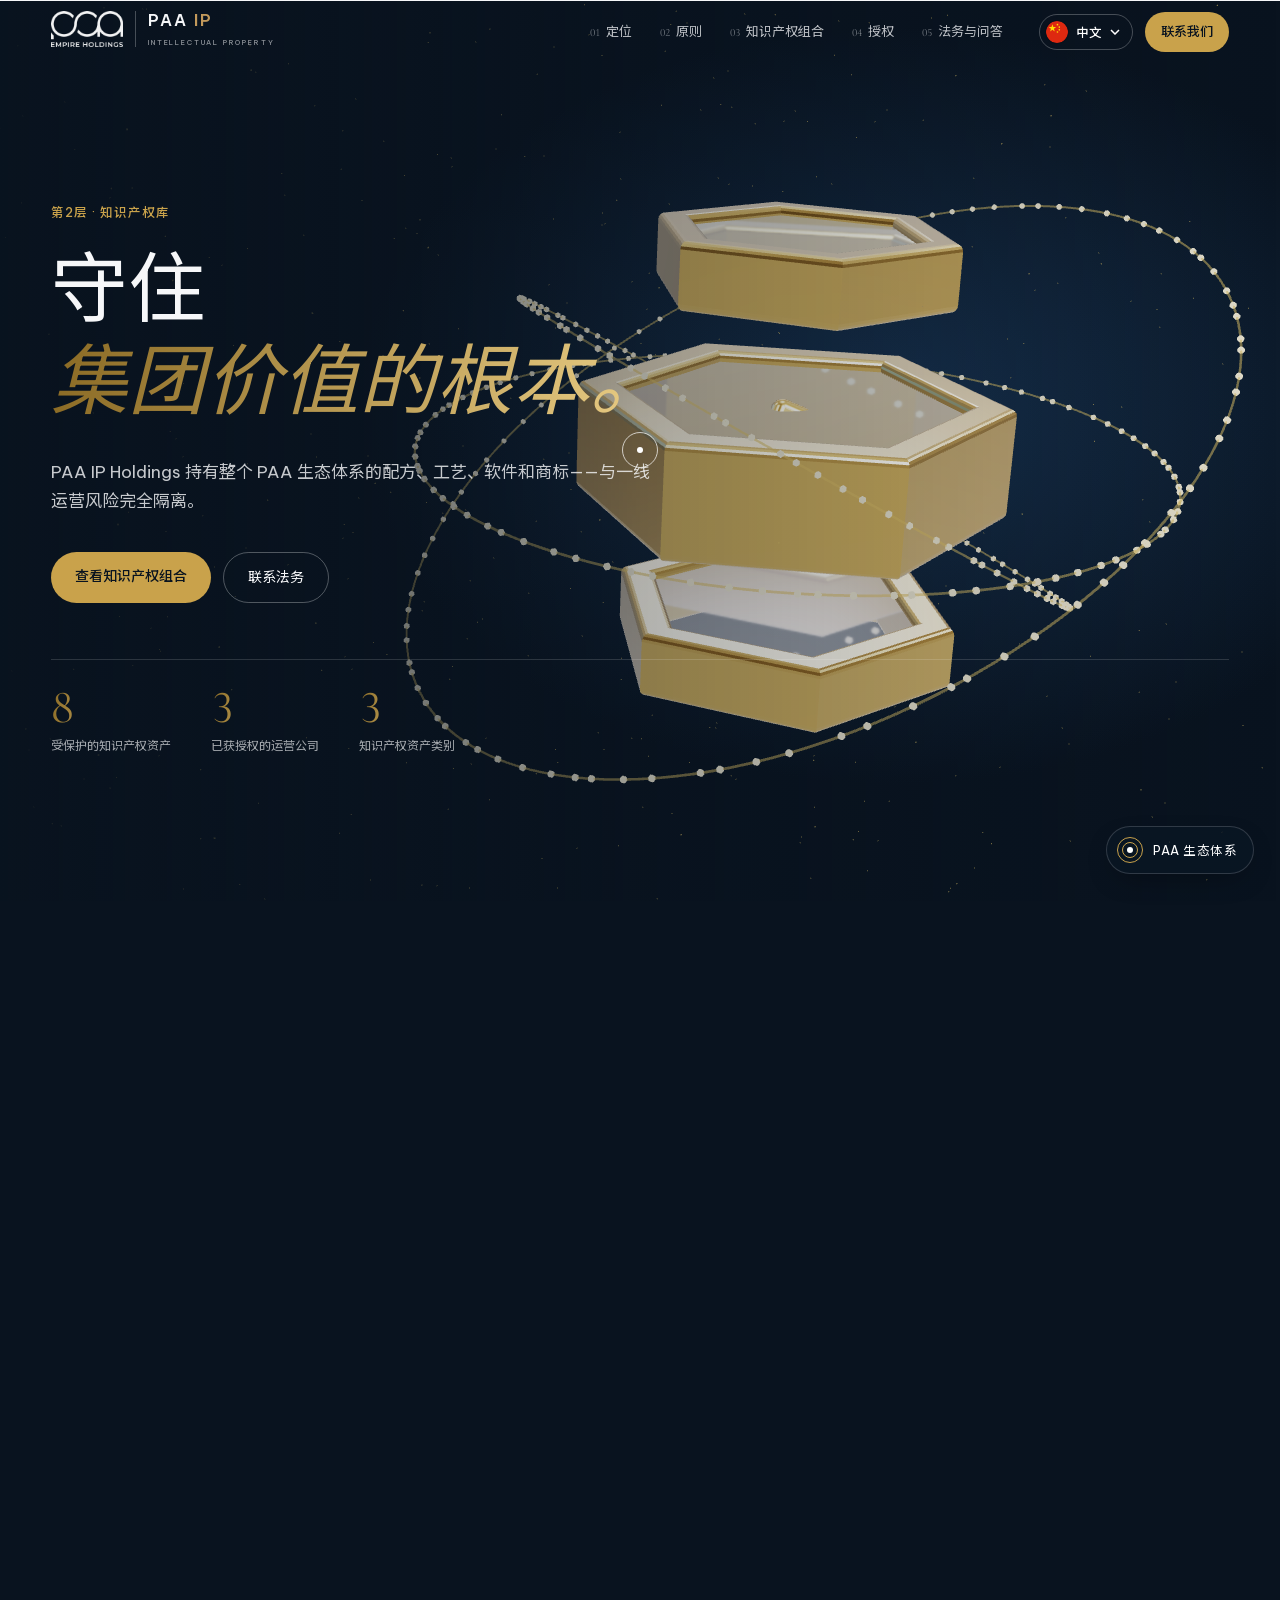
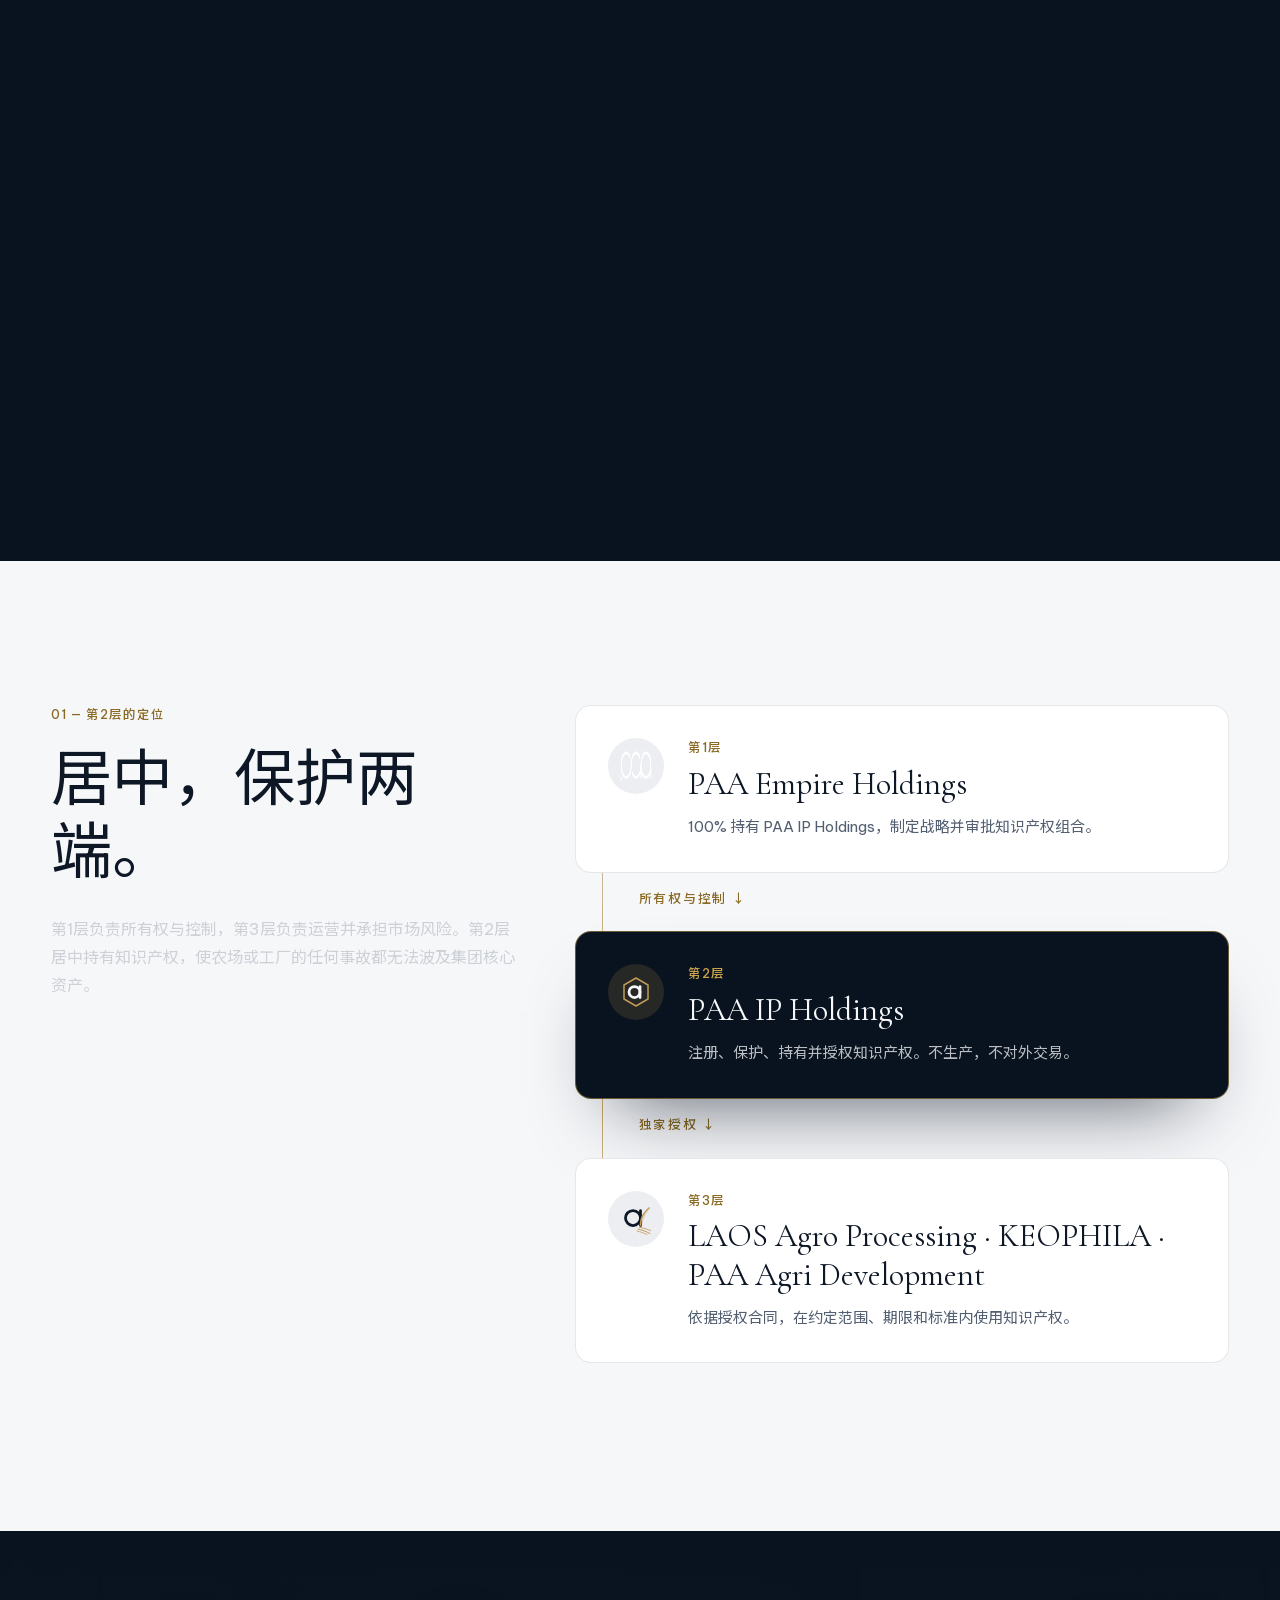
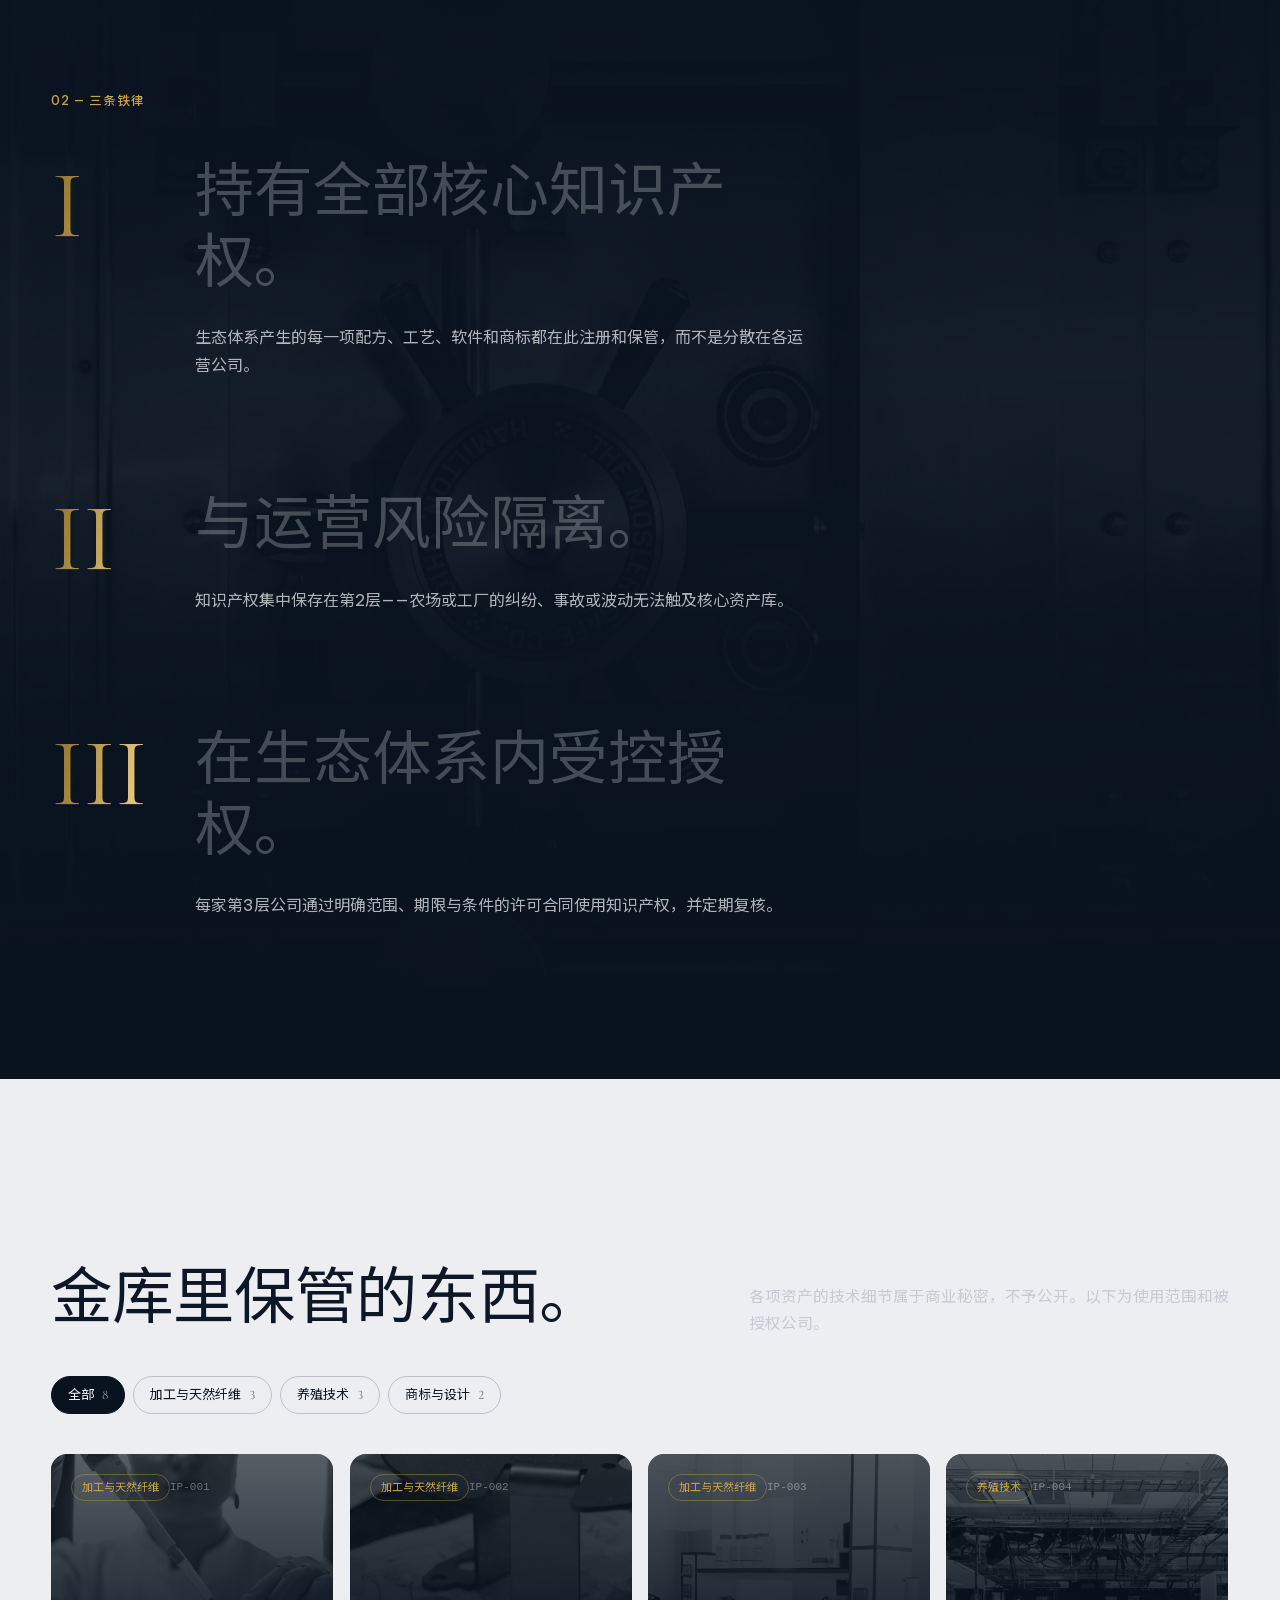
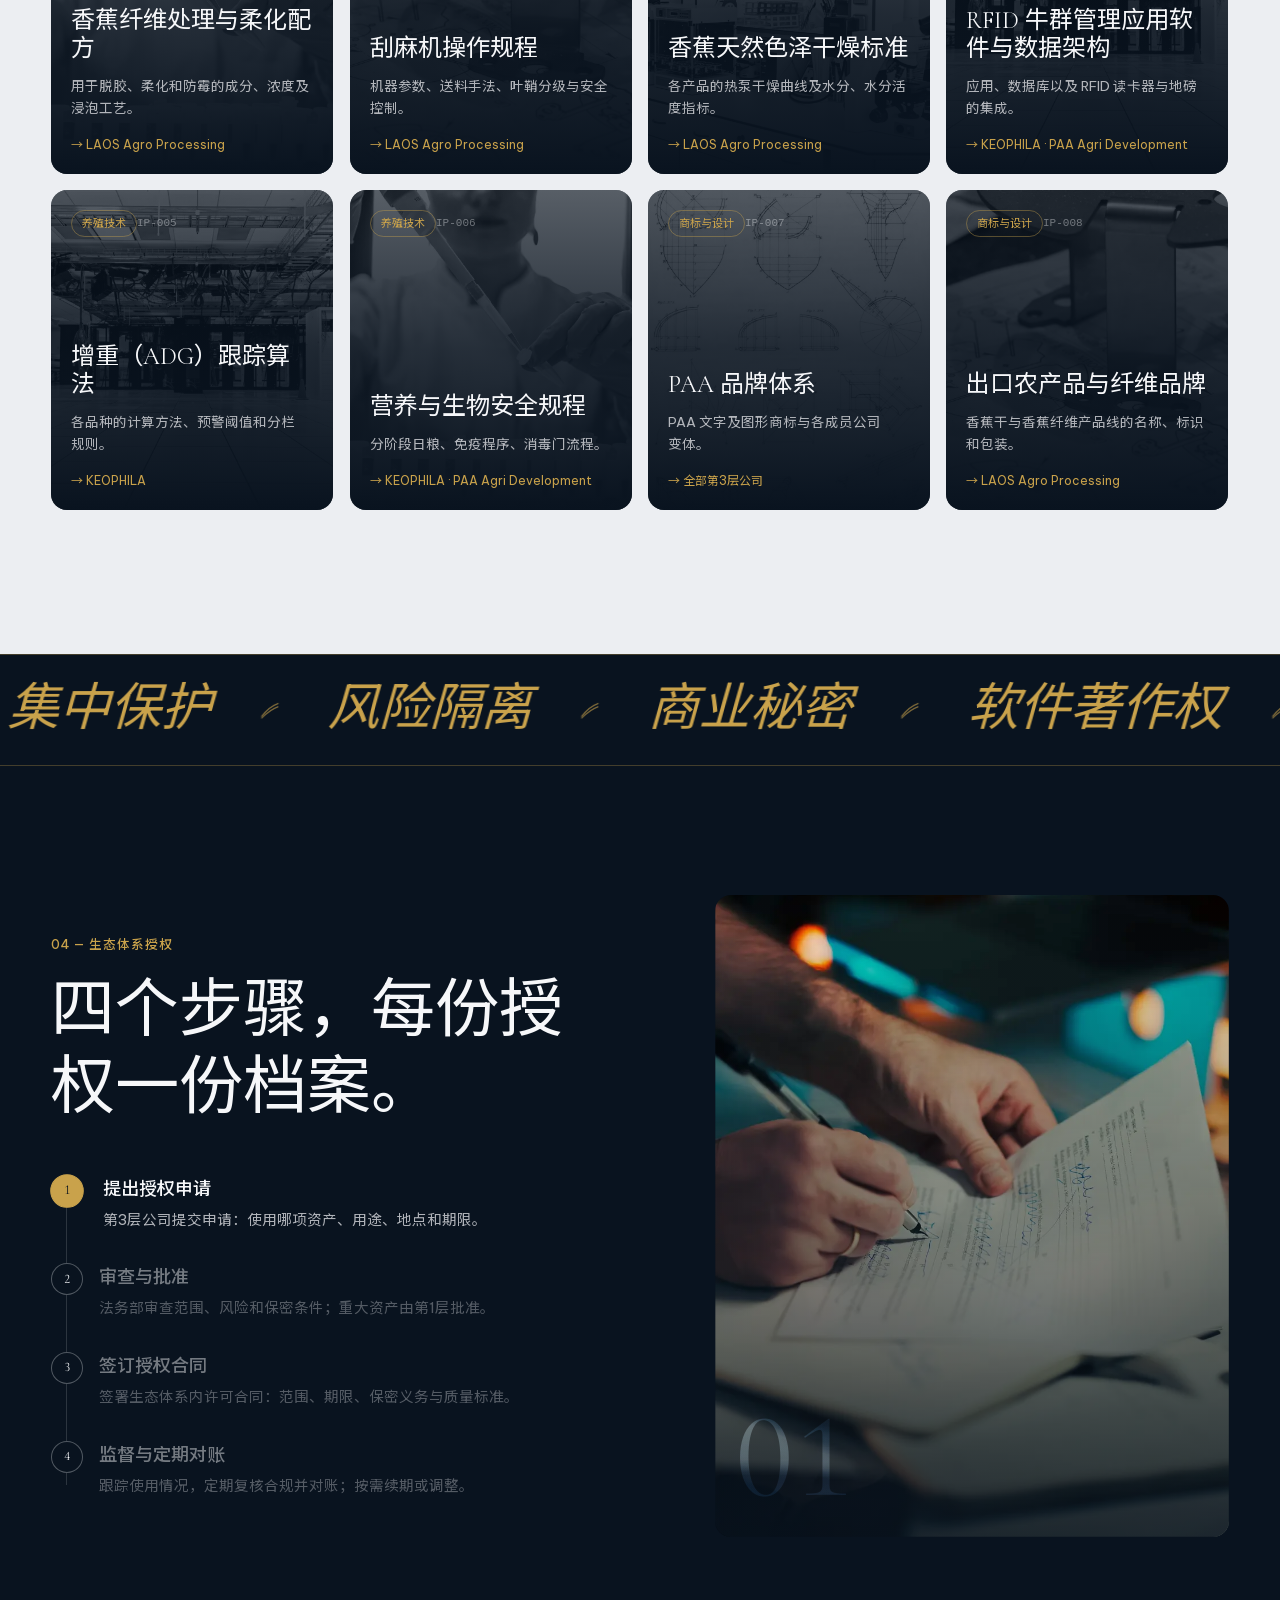
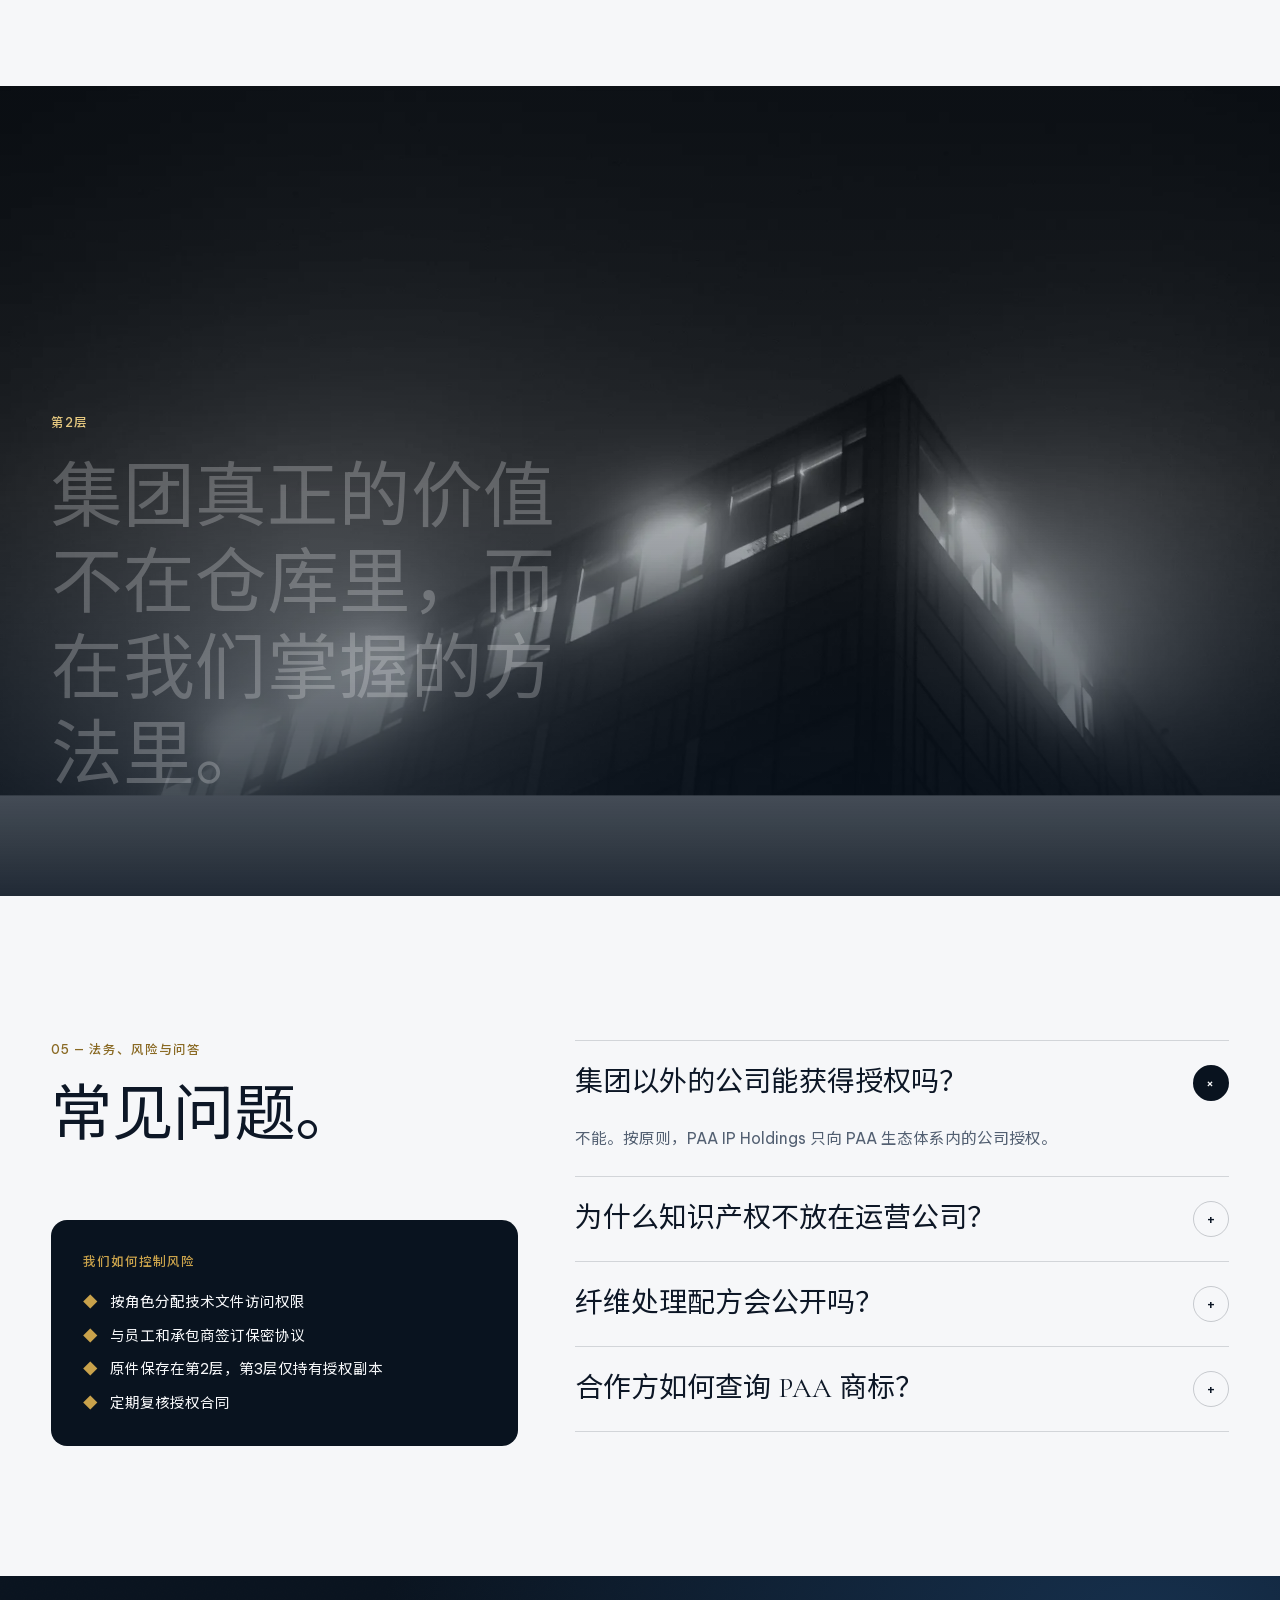
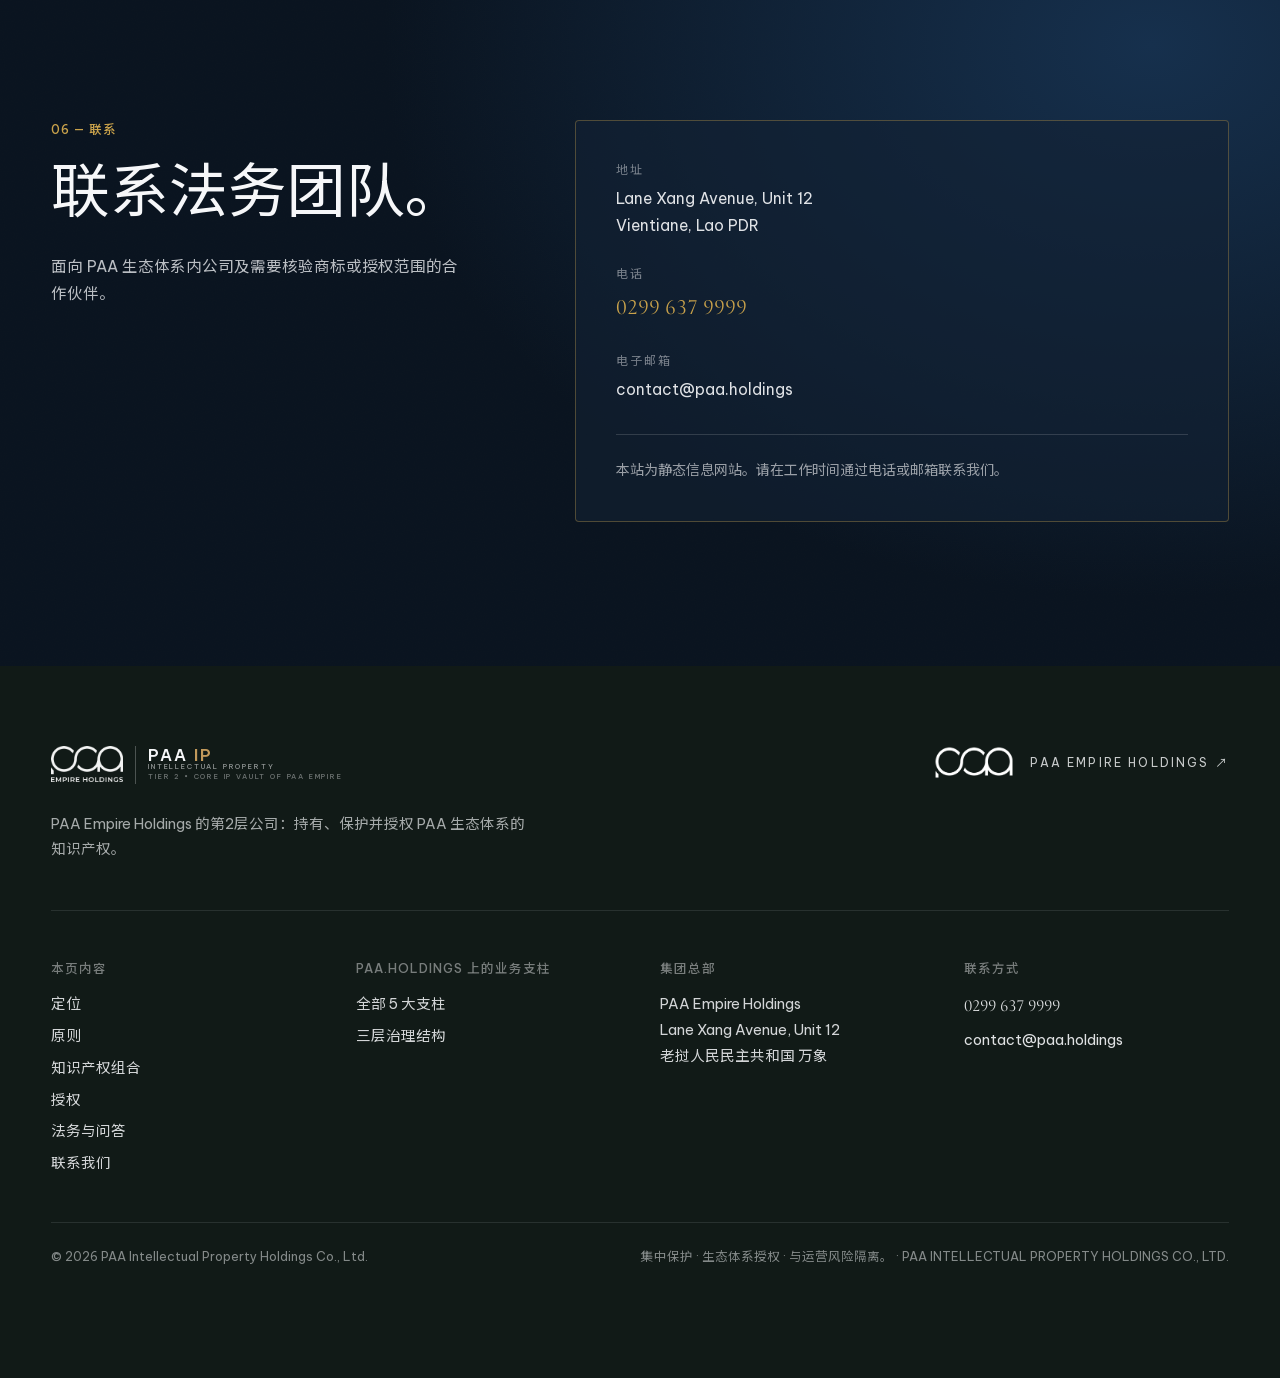
<file: zh/index.html>
<!DOCTYPE html><!--zf5rMhdTQryEr9UknA7Ey--><html lang="zh" class="__variable_136424 __variable_6d971a __variable_1e4936 __variable_4a859a"><head><meta charSet="utf-8"/><meta name="viewport" content="width=device-width, initial-scale=1"/><link rel="preload" href="/_next/static/media/00f4982f357db61e-s.p.woff2" as="font" crossorigin="" type="font/woff2"/><link rel="preload" href="/_next/static/media/07ef58f5f6014a87-s.p.woff2" as="font" crossorigin="" type="font/woff2"/><link rel="preload" href="/_next/static/media/2173e4bb28c315da-s.p.woff2" as="font" crossorigin="" type="font/woff2"/><link rel="preload" href="/_next/static/media/25ab8995c98996d7-s.p.woff2" as="font" crossorigin="" type="font/woff2"/><link rel="preload" href="/_next/static/media/48410f3df60da620-s.p.woff2" as="font" crossorigin="" type="font/woff2"/><link rel="preload" href="/_next/static/media/5662512df8b0ccdf-s.p.woff2" as="font" crossorigin="" type="font/woff2"/><link rel="preload" href="/_next/static/media/5ab5267d02dae909-s.p.woff2" as="font" crossorigin="" type="font/woff2"/><link rel="preload" href="/_next/static/media/62a3c74fa0e47362-s.p.woff2" as="font" crossorigin="" type="font/woff2"/><link rel="preload" href="/_next/static/media/7b89a4fd5e90ede0-s.p.woff2" as="font" crossorigin="" type="font/woff2"/><link rel="preload" href="/_next/static/media/8201559e247ad180-s.p.woff2" as="font" crossorigin="" type="font/woff2"/><link rel="preload" href="/_next/static/media/89362aa296165c6d-s.p.woff2" as="font" crossorigin="" type="font/woff2"/><link rel="preload" href="/_next/static/media/c48b38fe8bb532f3-s.p.woff2" as="font" crossorigin="" type="font/woff2"/><link rel="preload" href="/_next/static/media/c6f81e539d11fc99-s.p.woff2" as="font" crossorigin="" type="font/woff2"/><link rel="preload" href="/_next/static/media/cd79e1ff94fa521b-s.p.woff2" as="font" crossorigin="" type="font/woff2"/><link rel="preload" href="/_next/static/media/e11f95d95ac59fa4-s.p.woff2" as="font" crossorigin="" type="font/woff2"/><link rel="preload" as="image" href="/images/logos/paa-lockup-white.png"/><link rel="preload" as="image" href="/images/logos/paa-mark-white.png"/><link rel="stylesheet" href="/_next/static/css/6f17d0a183a40526.css" data-precedence="next"/><link rel="stylesheet" href="/_next/static/css/ea0e060875061b37.css" data-precedence="next"/><link rel="stylesheet" href="/_next/static/css/d0051dbfa58806aa.css" data-precedence="next"/><link rel="preload" as="script" fetchPriority="low" href="/_next/static/chunks/webpack-fd79b7a7891f897e.js"/><script src="/_next/static/chunks/87c73c54-24122e7b92478d00.js" async=""></script><script src="/_next/static/chunks/18-1199a09a179f36fc.js" async=""></script><script src="/_next/static/chunks/main-app-a4c10dd6a39bd72f.js" async=""></script><script src="/_next/static/chunks/25c8a87d-6c7817babc937c01.js" async=""></script><script src="/_next/static/chunks/9d78c252-5bb44d5dcb7c12f2.js" async=""></script><script src="/_next/static/chunks/753-714489fba0118efb.js" async=""></script><script src="/_next/static/chunks/198-25d8b6d6e4a62c75.js" async=""></script><script src="/_next/static/chunks/app/%5Blocale%5D/page-baf147f89c0bdc41.js" async=""></script><meta name="next-size-adjust" content=""/><title>PAA IP Holdings — PAA Empire Holdings 的知识产权库</title><meta name="description" content="PAA 三层治理结构中的第2层：持有并保护集团核心知识产权，在生态体系内受控授权。"/><link rel="alternate" hrefLang="vi" href="/vi/"/><link rel="alternate" hrefLang="en" href="/en/"/><link rel="alternate" hrefLang="lo" href="/lo/"/><link rel="alternate" hrefLang="zh" href="/zh/"/><meta property="og:title" content="PAA IP Holdings — PAA Empire Holdings 的知识产权库"/><meta property="og:description" content="PAA 三层治理结构中的第2层：持有并保护集团核心知识产权，在生态体系内受控授权。"/><meta property="og:locale" content="zh"/><meta property="og:type" content="website"/><meta name="twitter:card" content="summary"/><meta name="twitter:title" content="PAA IP Holdings — PAA Empire Holdings 的知识产权库"/><meta name="twitter:description" content="PAA 三层治理结构中的第2层：持有并保护集团核心知识产权，在生态体系内受控授权。"/><link rel="icon" href="/favicon.svg"/><script src="/_next/static/chunks/polyfills-42372ed130431b0a.js" noModule=""></script></head><body><div hidden=""><!--$--><!--/$--></div><div class="paa-intro " aria-hidden="true"><div class="paa-intro__inner"><div class="paa-intro__mark"><svg viewBox="0 0 64 64" fill="none" role="img" aria-label="PAA IP Holdings" class="text-mineral"><path d="M32 4L56 18V46L32 60L8 46V18Z" stroke="var(--mark-accent, #C2995B)" stroke-width="3" stroke-linejoin="round"></path><g stroke="currentColor" stroke-width="5.5" stroke-linecap="round"><circle cx="29" cy="32" r="11"></circle><path d="M40 21V43"></path></g></svg></div><p class="paa-intro__name">PAA IP</p><p class="paa-intro__tag">INTELLECTUAL PROPERTY</p></div><p class="paa-intro__count">000</p></div><header class="sticky top-0 z-50 transition-colors duration-500 border-b border-transparent"><div class="shell relative z-50 flex h-16 items-center gap-6"><a href="#top" class="shrink-0" aria-label="PAA IP Holdings"><span class="group inline-flex items-stretch gap-2.5 sm:gap-3 text-mineral "><img src="/images/logos/paa-lockup-white.png" alt="PAA Empire Holdings" class="h-8 w-auto sm:h-9 opacity-95 transition-opacity duration-300 group-hover:opacity-100" decoding="async" aria-hidden="true"/><span class="w-px shrink-0 self-stretch opacity-25 bg-white" aria-hidden="true"></span><span class="flex min-w-0 flex-col justify-between py-[1px]"><span class="text-[14px] tracking-[0.1em] sm:text-[16px] sm:tracking-[0.12em] font-semibold uppercase leading-none">PAA<!-- --> <span class="text-[#C2995B]">IP</span></span><span class="text-[6.5px] tracking-[0.22em] sm:text-[7px] sm:tracking-[0.26em] font-medium uppercase leading-none opacity-55">INTELLECTUAL PROPERTY</span></span></span></a><nav class="ml-auto hidden xl:block" aria-label="Sections"><ol class="flex items-center gap-1"><li><a href="#position" class="group flex items-baseline gap-1.5 whitespace-nowrap rounded-full px-3 py-2 text-[13px] transition-colors text-mineral/75 hover:text-mineral "><span class="num text-[11px] opacity-60">0<!-- -->1</span>定位</a></li><li><a href="#rules" class="group flex items-baseline gap-1.5 whitespace-nowrap rounded-full px-3 py-2 text-[13px] transition-colors text-mineral/75 hover:text-mineral "><span class="num text-[11px] opacity-60">0<!-- -->2</span>原则</a></li><li><a href="#portfolio" class="group flex items-baseline gap-1.5 whitespace-nowrap rounded-full px-3 py-2 text-[13px] transition-colors text-mineral/75 hover:text-mineral "><span class="num text-[11px] opacity-60">0<!-- -->3</span>知识产权组合</a></li><li><a href="#process" class="group flex items-baseline gap-1.5 whitespace-nowrap rounded-full px-3 py-2 text-[13px] transition-colors text-mineral/75 hover:text-mineral "><span class="num text-[11px] opacity-60">0<!-- -->4</span>授权</a></li><li><a href="#legal" class="group flex items-baseline gap-1.5 whitespace-nowrap rounded-full px-3 py-2 text-[13px] transition-colors text-mineral/75 hover:text-mineral "><span class="num text-[11px] opacity-60">0<!-- -->5</span>法务与问答</a></li></ol></nav><div class="ml-auto hidden items-center gap-3 md:flex xl:ml-0"><div class="relative"><button type="button" aria-haspopup="listbox" aria-expanded="false" aria-controls="_R_mkluivb_" aria-label="语言" class="flex items-center gap-2 rounded-full border py-1.5 pl-1.5 pr-3 text-[12.5px] font-medium transition-colors border-white/25 text-white hover:border-white/60"><svg width="22" height="22" viewBox="0 0 24 24" class="shrink-0 rounded-full ring-1 ring-black/10" aria-hidden="true"><defs><clipPath id="f_R_mmkluivb_"><circle cx="12" cy="12" r="12"></circle></clipPath></defs><g clip-path="url(#f_R_mmkluivb_)"><rect width="24" height="24" fill="#DE2910"></rect><polygon fill="#FFDE00" points="7,3.6 8,6.6 11.1,6.6 8.6,8.4 9.5,11.4 7,9.6 4.5,11.4 5.4,8.4 2.9,6.6 6,6.6"></polygon><circle cx="12.5" cy="4" r="0.9" fill="#FFDE00"></circle><circle cx="14.5" cy="6.6" r="0.9" fill="#FFDE00"></circle><circle cx="14.5" cy="9.6" r="0.9" fill="#FFDE00"></circle><circle cx="12.5" cy="12" r="0.9" fill="#FFDE00"></circle></g></svg>中文<svg viewBox="0 0 10 6" class="h-1.5 w-2.5 transition-transform " aria-hidden="true"><path d="M1 1l4 4 4-4" fill="none" stroke="currentColor" stroke-width="1.5"></path></svg></button></div><a href="#contact" class="whitespace-nowrap rounded-full bg-pasture-bright px-4 py-2.5 text-[13px] font-medium text-steel transition-transform hover:-translate-y-0.5">联系我们</a></div><button type="button" class="ml-auto rounded-full border px-4 py-2 text-[13px] md:ml-3 xl:hidden border-white/25 text-mineral" aria-expanded="false" aria-controls="mobile-nav">菜单</button></div></header><main><section id="top" data-tone="dark" class="relative -mt-16 bg-steel text-mineral" style="height:240vh;--p:0"><div class="sticky top-0 h-[100svh] min-h-[640px] overflow-hidden"><div aria-hidden="true" class="absolute inset-0 bg-[radial-gradient(60%_60%_at_70%_45%,#16304d_0%,#09131f_70%)]"></div><canvas class="absolute inset-0 h-full w-full opacity-0 transition-opacity duration-1000 [&amp;.is-ready]:opacity-100" aria-hidden="true"></canvas><div aria-hidden="true" class="pointer-events-none absolute inset-0 bg-gradient-to-r from-steel/90 via-steel/30 to-transparent"></div><div aria-hidden="true" class="pointer-events-none absolute inset-0 bg-steel/60 md:hidden"></div><ol aria-hidden="true" class="pointer-events-none absolute right-[5vw] top-1/2 hidden -translate-y-1/2 space-y-[19vh] text-right lg:block" style="opacity:clamp(0, calc((var(--p) - 0.25) * 4), 1)"><li class="text-[13px] tracking-[0.12em] text-mineral/80"><span class="mr-3 inline-block h-px w-10 align-middle bg-mineral/40"></span><span class="">第1层 · PAA Empire Holdings</span></li><li class="text-[13px] tracking-[0.12em] text-mineral/80"><span class="mr-3 inline-block h-px w-10 align-middle bg-pasture-bright"></span><span class="text-pasture-bright">第2层 · PAA IP Holdings</span></li><li class="text-[13px] tracking-[0.12em] text-mineral/80"><span class="mr-3 inline-block h-px w-10 align-middle bg-mineral/40"></span><span class="">第3层 · 运营公司</span></li></ol><div class="shell relative flex h-full flex-col justify-center pb-10 pt-24" style="opacity:clamp(0, calc(1 - (var(--p) - 0.15) * 4), 1)"><p class="eyebrow hero-in text-pasture-bright" style="--i:0" data-scramble="true">第2层 · 知识产权库</p><h1 class="display mt-6 max-w-[min(100%,820px)] text-[clamp(42px,min(6vw,11vh),108px)]"><span class="block" data-split="intro" data-delay="0.3">守住</span><span class="gold-text block italic" data-split="intro" data-delay="0.55">集团价值的根本。</span></h1><p class="hero-in mt-7 max-w-[50ch] text-[16px] leading-[1.7] text-mineral/80 md:text-[17px]" style="--i:3">PAA IP Holdings 持有整个 PAA 生态体系的配方、工艺、软件和商标——与一线运营风险完全隔离。</p><div class="hero-in mt-9 flex flex-wrap gap-3" style="--i:4"><a href="#portfolio" data-magnetic="true" class="rounded-full bg-pasture-bright px-6 py-3.5 text-[14px] font-medium text-steel">查看知识产权组合</a><a href="#contact" class="rounded-full border border-mineral/30 px-6 py-3.5 text-[14px] transition-colors hover:bg-mineral hover:text-steel">联系法务</a></div><dl class="hero-in mt-14 flex gap-10 border-t border-mineral/15 pt-6" style="--i:5"><div><dt class="sr-only">受保护的知识产权资产</dt><dd class="num gold-text text-[46px] leading-none" data-count="8">8</dd><dd class="mt-2 max-w-[18ch] text-[12px] leading-snug text-mineral/65">受保护的知识产权资产</dd></div><div><dt class="sr-only">已获授权的运营公司</dt><dd class="num gold-text text-[46px] leading-none" data-count="3">3</dd><dd class="mt-2 max-w-[18ch] text-[12px] leading-snug text-mineral/65">已获授权的运营公司</dd></div><div><dt class="sr-only">知识产权资产类别</dt><dd class="num gold-text text-[46px] leading-none" data-count="3">3</dd><dd class="mt-2 max-w-[18ch] text-[12px] leading-snug text-mineral/65">知识产权资产类别</dd></div></dl></div></div></section><section id="position" data-tone="light" class="relative overflow-x-clip bg-mineral py-24 md:py-36"><span aria-hidden="true" data-speed="0.5" class="section-num text-pasture">01</span><div class="shell grid gap-14 lg:grid-cols-[minmax(0,5fr)_minmax(0,7fr)]"><div class="lg:sticky lg:top-28 lg:self-start"><p class="eyebrow text-pasture" data-reveal="true" data-scramble="true">01 — 第2层的定位</p><h2 class="display mt-5 text-[clamp(36px,4.8vw,72px)]" data-split="true">居中，保护两端。</h2><p class="mt-6 max-w-[48ch] text-[16px] leading-[1.75] text-muted" data-scrub="true">第1层负责所有权与控制，第3层负责运营并承担市场风险。第2层居中持有知识产权，使农场或工厂的任何事故都无法波及集团核心资产。</p></div><ol class="relative"><span aria-hidden="true" class="absolute bottom-10 left-[27px] top-10 w-px bg-gradient-to-b from-ink/20 via-pasture-bright to-ink/20"></span><li class="relative pb-6" data-reveal="true" style="--d:0"><div class="relative ml-0 flex gap-6 rounded-2xl border p-6 transition-transform duration-500 hover:-translate-y-1 md:p-8 border-ink/10 bg-white"><span class="relative z-10 flex h-14 w-14 shrink-0 items-center justify-center rounded-full bg-hay"><img src="/images/logos/paa-mark-white.png" alt="PAA Empire Holdings" class="h-8 w-8 text-ink" decoding="async" aria-hidden="true"/></span><div><p class="eyebrow text-pasture">第1层</p><p class="display mt-2 text-[26px] leading-tight md:text-[32px]">PAA Empire Holdings</p><p class="mt-3 text-[15px] leading-relaxed text-muted">100% 持有 PAA IP Holdings，制定战略并审批知识产权组合。</p></div></div><p class="ml-[64px] mt-4 text-[12.5px] font-medium uppercase tracking-[0.14em] text-pasture">所有权与控制 ↓</p></li><li class="relative pb-6" data-reveal="true" style="--d:1"><div class="relative ml-0 flex gap-6 rounded-2xl border p-6 transition-transform duration-500 hover:-translate-y-1 md:p-8 border-pasture-bright/50 bg-steel text-mineral shadow-[0_40px_80px_-40px_rgb(9_19_31/0.7)]" data-tilt="4"><span class="relative z-10 flex h-14 w-14 shrink-0 items-center justify-center rounded-full bg-pasture-bright/15"><svg viewBox="0 0 64 64" fill="none" role="img" aria-label="PAA IP Holdings" class="h-8 w-8 text-mineral" aria-hidden="true"><path d="M32 4L56 18V46L32 60L8 46V18Z" stroke="var(--mark-accent, #C2995B)" stroke-width="3" stroke-linejoin="round"></path><g stroke="currentColor" stroke-width="5.5" stroke-linecap="round"><circle cx="29" cy="32" r="11"></circle><path d="M40 21V43"></path></g></svg></span><div><p class="eyebrow text-pasture-bright">第2层</p><p class="display mt-2 text-[26px] leading-tight md:text-[32px]">PAA IP Holdings</p><p class="mt-3 text-[15px] leading-relaxed text-mineral/75">注册、保护、持有并授权知识产权。不生产，不对外交易。</p></div></div><p class="ml-[64px] mt-4 text-[12.5px] font-medium uppercase tracking-[0.14em] text-pasture">独家授权 ↓</p></li><li class="relative pb-6" data-reveal="true" style="--d:2"><div class="relative ml-0 flex gap-6 rounded-2xl border p-6 transition-transform duration-500 hover:-translate-y-1 md:p-8 border-ink/10 bg-white"><span class="relative z-10 flex h-14 w-14 shrink-0 items-center justify-center rounded-full bg-hay"><svg viewBox="0 0 64 64" fill="none" role="img" aria-label="LAOS Agro Processing" class="h-8 w-8 text-ink" aria-hidden="true"><g stroke="currentColor" stroke-width="5.5" stroke-linecap="round" stroke-linejoin="round"><circle cx="26" cy="30" r="15"></circle><path d="M41 15V45"></path></g><path d="M41 45C41 32 46 20 58 10" stroke="var(--mark-accent, #C2995B)" stroke-width="3.2" stroke-linecap="round" fill="none"></path><path d="M44 42C44 34 48 24 56 16" stroke="var(--mark-accent, #C2995B)" stroke-width="1.6" stroke-linecap="round" opacity=".55" fill="none"></path><g stroke="var(--mark-accent, #C2995B)" stroke-width="2" stroke-linecap="round" fill="none"><path d="M36 52C44 54 52 57 60 61"></path><path d="M34 56C41 57.5 48 60 54 63" opacity=".75"></path><path d="M39 48.5C46 50 54 52 61 55" opacity=".85"></path></g></svg></span><div><p class="eyebrow text-pasture">第3层</p><p class="display mt-2 text-[26px] leading-tight md:text-[32px]">LAOS Agro Processing · KEOPHILA · PAA Agri Development</p><p class="mt-3 text-[15px] leading-relaxed text-muted">依据授权合同，在约定范围、期限和标准内使用知识产权。</p></div></div></li></ol></div></section><section id="rules" data-tone="dark" class="relative overflow-hidden bg-steel py-24 text-mineral md:py-40"><div class="absolute inset-0 opacity-25" data-parallax="0.15"><img src="/media/rules.webp" srcSet="/media/rules-sm.webp 900w, /media/rules.webp 1920w" sizes="100vw" alt="" loading="lazy" class="absolute inset-0 w-full object-cover grayscale"/></div><div aria-hidden="true" class="absolute inset-0 bg-gradient-to-b from-steel via-steel/70 to-steel"></div><span aria-hidden="true" data-speed="0.5" class="section-num">02</span><div class="shell relative"><p class="eyebrow text-pasture-bright" data-reveal="true" data-scramble="true">02 — 三条铁律</p><ol class="mt-12 space-y-20 md:space-y-28"><li class="grid gap-6 md:grid-cols-[120px_minmax(0,1fr)]"><span class="num gold-text text-[72px] leading-none md:text-[96px]" data-reveal="true">I</span><div><p class="display max-w-[min(100%,34rem)] text-[clamp(34px,4.6vw,72px)] leading-[1.05]" data-scrub="true">持有全部核心知识产权。</p><p class="mt-6 max-w-[56ch] text-[16px] leading-[1.75] text-mineral/70" data-reveal="true">生态体系产生的每一项配方、工艺、软件和商标都在此注册和保管，而不是分散在各运营公司。</p></div></li><li class="grid gap-6 md:grid-cols-[120px_minmax(0,1fr)]"><span class="num gold-text text-[72px] leading-none md:text-[96px]" data-reveal="true">II</span><div><p class="display max-w-[min(100%,34rem)] text-[clamp(34px,4.6vw,72px)] leading-[1.05]" data-scrub="true">与运营风险隔离。</p><p class="mt-6 max-w-[56ch] text-[16px] leading-[1.75] text-mineral/70" data-reveal="true">知识产权集中保存在第2层——农场或工厂的纠纷、事故或波动无法触及核心资产库。</p></div></li><li class="grid gap-6 md:grid-cols-[120px_minmax(0,1fr)]"><span class="num gold-text text-[72px] leading-none md:text-[96px]" data-reveal="true">III</span><div><p class="display max-w-[min(100%,34rem)] text-[clamp(34px,4.6vw,72px)] leading-[1.05]" data-scrub="true">在生态体系内受控授权。</p><p class="mt-6 max-w-[56ch] text-[16px] leading-[1.75] text-mineral/70" data-reveal="true">每家第3层公司通过明确范围、期限与条件的许可合同使用知识产权，并定期复核。</p></div></li></ol></div></section><section id="portfolio" data-tone="light" class="relative overflow-x-clip bg-hay py-24 md:py-36"><span aria-hidden="true" data-speed="0.5" class="section-num text-pasture">03</span><div class="shell"><div class="grid gap-6 lg:grid-cols-2 lg:items-end"><div><p class="eyebrow text-pasture" data-reveal="true" data-scramble="true">03 — 知识产权组合</p><h2 class="display mt-5 text-[clamp(36px,4.8vw,72px)]" data-split="true">金库里保管的东西。</h2></div><p class="max-w-[48ch] text-[15.5px] leading-[1.7] text-muted lg:justify-self-end" data-scrub="true">各项资产的技术细节属于商业秘密，不予公开。以下为使用范围和被授权公司。</p></div><div role="tablist" class="mt-10 grid grid-cols-2 gap-1.5 sm:flex sm:flex-wrap sm:gap-2"><button role="tab" aria-selected="true" class="rounded-full border px-2.5 py-1.5 text-left text-[11.5px] leading-tight transition-colors sm:px-4 sm:py-2 sm:text-[13px] sm:leading-normal border-steel bg-steel text-mineral">全部<span class="num ml-1.5 opacity-60 sm:ml-2">8</span></button><button role="tab" aria-selected="false" class="rounded-full border px-2.5 py-1.5 text-left text-[11.5px] leading-tight transition-colors sm:px-4 sm:py-2 sm:text-[13px] sm:leading-normal border-ink/20 hover:border-ink/50">加工与天然纤维<span class="num ml-1.5 opacity-60 sm:ml-2">3</span></button><button role="tab" aria-selected="false" class="rounded-full border px-2.5 py-1.5 text-left text-[11.5px] leading-tight transition-colors sm:px-4 sm:py-2 sm:text-[13px] sm:leading-normal border-ink/20 hover:border-ink/50">养殖技术<span class="num ml-1.5 opacity-60 sm:ml-2">3</span></button><button role="tab" aria-selected="false" class="rounded-full border px-2.5 py-1.5 text-left text-[11.5px] leading-tight transition-colors sm:px-4 sm:py-2 sm:text-[13px] sm:leading-normal border-ink/20 hover:border-ink/50">商标与设计<span class="num ml-1.5 opacity-60 sm:ml-2">2</span></button></div><ul class="mt-10 grid gap-4 sm:grid-cols-2 lg:grid-cols-4"><li style="animation:rise .7s 0s cubic-bezier(.16,1,.3,1) both"><button type="button" data-tilt="6" data-cursor="查看详情" class="group relative flex h-full min-h-[320px] w-full flex-col overflow-hidden rounded-2xl bg-steel text-left text-mineral"><img src="/media/ip-formula-sm.webp" alt="" loading="lazy" class="absolute inset-0 h-full w-full object-cover opacity-40 grayscale transition-all duration-700 group-hover:scale-105 group-hover:opacity-60 group-hover:grayscale-0"/><span aria-hidden="true" class="absolute inset-0 bg-gradient-to-t from-steel via-steel/70 to-steel/20"></span><span class="relative flex items-center justify-between p-5"><span class="rounded-full border border-pasture-bright/40 px-2.5 py-1 text-[11px] text-pasture-bright">加工与天然纤维</span><span class="mono text-[11px] text-mineral/40">IP-<!-- -->001</span></span><span class="relative mt-auto p-5"><span class="display block text-[24px] leading-[1.12]">香蕉纤维处理与柔化配方</span><span class="mt-3 block text-[13.5px] leading-relaxed text-mineral/70">用于脱胶、柔化和防霉的成分、浓度及浸泡工艺。</span><span class="mt-4 block text-[12px] text-pasture-bright">→ <!-- -->LAOS Agro Processing</span></span></button></li><li style="animation:rise .7s 0.06s cubic-bezier(.16,1,.3,1) both"><button type="button" data-tilt="6" data-cursor="查看详情" class="group relative flex h-full min-h-[320px] w-full flex-col overflow-hidden rounded-2xl bg-steel text-left text-mineral"><img src="/media/ip-design-sm.webp" alt="" loading="lazy" class="absolute inset-0 h-full w-full object-cover opacity-40 grayscale transition-all duration-700 group-hover:scale-105 group-hover:opacity-60 group-hover:grayscale-0"/><span aria-hidden="true" class="absolute inset-0 bg-gradient-to-t from-steel via-steel/70 to-steel/20"></span><span class="relative flex items-center justify-between p-5"><span class="rounded-full border border-pasture-bright/40 px-2.5 py-1 text-[11px] text-pasture-bright">加工与天然纤维</span><span class="mono text-[11px] text-mineral/40">IP-<!-- -->002</span></span><span class="relative mt-auto p-5"><span class="display block text-[24px] leading-[1.12]">刮麻机操作规程</span><span class="mt-3 block text-[13.5px] leading-relaxed text-mineral/70">机器参数、送料手法、叶鞘分级与安全控制。</span><span class="mt-4 block text-[12px] text-pasture-bright">→ <!-- -->LAOS Agro Processing</span></span></button></li><li style="animation:rise .7s 0.12s cubic-bezier(.16,1,.3,1) both"><button type="button" data-tilt="6" data-cursor="查看详情" class="group relative flex h-full min-h-[320px] w-full flex-col overflow-hidden rounded-2xl bg-steel text-left text-mineral"><img src="/media/ip-process-sm.webp" alt="" loading="lazy" class="absolute inset-0 h-full w-full object-cover opacity-40 grayscale transition-all duration-700 group-hover:scale-105 group-hover:opacity-60 group-hover:grayscale-0"/><span aria-hidden="true" class="absolute inset-0 bg-gradient-to-t from-steel via-steel/70 to-steel/20"></span><span class="relative flex items-center justify-between p-5"><span class="rounded-full border border-pasture-bright/40 px-2.5 py-1 text-[11px] text-pasture-bright">加工与天然纤维</span><span class="mono text-[11px] text-mineral/40">IP-<!-- -->003</span></span><span class="relative mt-auto p-5"><span class="display block text-[24px] leading-[1.12]">香蕉天然色泽干燥标准</span><span class="mt-3 block text-[13.5px] leading-relaxed text-mineral/70">各产品的热泵干燥曲线及水分、水分活度指标。</span><span class="mt-4 block text-[12px] text-pasture-bright">→ <!-- -->LAOS Agro Processing</span></span></button></li><li style="animation:rise .7s 0.18s cubic-bezier(.16,1,.3,1) both"><button type="button" data-tilt="6" data-cursor="查看详情" class="group relative flex h-full min-h-[320px] w-full flex-col overflow-hidden rounded-2xl bg-steel text-left text-mineral"><img src="/media/ip-software-sm.webp" alt="" loading="lazy" class="absolute inset-0 h-full w-full object-cover opacity-40 grayscale transition-all duration-700 group-hover:scale-105 group-hover:opacity-60 group-hover:grayscale-0"/><span aria-hidden="true" class="absolute inset-0 bg-gradient-to-t from-steel via-steel/70 to-steel/20"></span><span class="relative flex items-center justify-between p-5"><span class="rounded-full border border-pasture-bright/40 px-2.5 py-1 text-[11px] text-pasture-bright">养殖技术</span><span class="mono text-[11px] text-mineral/40">IP-<!-- -->004</span></span><span class="relative mt-auto p-5"><span class="display block text-[24px] leading-[1.12]">RFID 牛群管理应用软件与数据架构</span><span class="mt-3 block text-[13.5px] leading-relaxed text-mineral/70">应用、数据库以及 RFID 读卡器与地磅的集成。</span><span class="mt-4 block text-[12px] text-pasture-bright">→ <!-- -->KEOPHILA · PAA Agri Development</span></span></button></li><li style="animation:rise .7s 0.24s cubic-bezier(.16,1,.3,1) both"><button type="button" data-tilt="6" data-cursor="查看详情" class="group relative flex h-full min-h-[320px] w-full flex-col overflow-hidden rounded-2xl bg-steel text-left text-mineral"><img src="/media/ip-software-sm.webp" alt="" loading="lazy" class="absolute inset-0 h-full w-full object-cover opacity-40 grayscale transition-all duration-700 group-hover:scale-105 group-hover:opacity-60 group-hover:grayscale-0"/><span aria-hidden="true" class="absolute inset-0 bg-gradient-to-t from-steel via-steel/70 to-steel/20"></span><span class="relative flex items-center justify-between p-5"><span class="rounded-full border border-pasture-bright/40 px-2.5 py-1 text-[11px] text-pasture-bright">养殖技术</span><span class="mono text-[11px] text-mineral/40">IP-<!-- -->005</span></span><span class="relative mt-auto p-5"><span class="display block text-[24px] leading-[1.12]">增重（ADG）跟踪算法</span><span class="mt-3 block text-[13.5px] leading-relaxed text-mineral/70">各品种的计算方法、预警阈值和分栏规则。</span><span class="mt-4 block text-[12px] text-pasture-bright">→ <!-- -->KEOPHILA</span></span></button></li><li style="animation:rise .7s 0.3s cubic-bezier(.16,1,.3,1) both"><button type="button" data-tilt="6" data-cursor="查看详情" class="group relative flex h-full min-h-[320px] w-full flex-col overflow-hidden rounded-2xl bg-steel text-left text-mineral"><img src="/media/ip-formula-sm.webp" alt="" loading="lazy" class="absolute inset-0 h-full w-full object-cover opacity-40 grayscale transition-all duration-700 group-hover:scale-105 group-hover:opacity-60 group-hover:grayscale-0"/><span aria-hidden="true" class="absolute inset-0 bg-gradient-to-t from-steel via-steel/70 to-steel/20"></span><span class="relative flex items-center justify-between p-5"><span class="rounded-full border border-pasture-bright/40 px-2.5 py-1 text-[11px] text-pasture-bright">养殖技术</span><span class="mono text-[11px] text-mineral/40">IP-<!-- -->006</span></span><span class="relative mt-auto p-5"><span class="display block text-[24px] leading-[1.12]">营养与生物安全规程</span><span class="mt-3 block text-[13.5px] leading-relaxed text-mineral/70">分阶段日粮、免疫程序、消毒门流程。</span><span class="mt-4 block text-[12px] text-pasture-bright">→ <!-- -->KEOPHILA · PAA Agri Development</span></span></button></li><li style="animation:rise .7s 0.36s cubic-bezier(.16,1,.3,1) both"><button type="button" data-tilt="6" data-cursor="查看详情" class="group relative flex h-full min-h-[320px] w-full flex-col overflow-hidden rounded-2xl bg-steel text-left text-mineral"><img src="/media/ip-brand-sm.webp" alt="" loading="lazy" class="absolute inset-0 h-full w-full object-cover opacity-40 grayscale transition-all duration-700 group-hover:scale-105 group-hover:opacity-60 group-hover:grayscale-0"/><span aria-hidden="true" class="absolute inset-0 bg-gradient-to-t from-steel via-steel/70 to-steel/20"></span><span class="relative flex items-center justify-between p-5"><span class="rounded-full border border-pasture-bright/40 px-2.5 py-1 text-[11px] text-pasture-bright">商标与设计</span><span class="mono text-[11px] text-mineral/40">IP-<!-- -->007</span></span><span class="relative mt-auto p-5"><span class="display block text-[24px] leading-[1.12]">PAA 品牌体系</span><span class="mt-3 block text-[13.5px] leading-relaxed text-mineral/70">PAA 文字及图形商标与各成员公司变体。</span><span class="mt-4 block text-[12px] text-pasture-bright">→ <!-- -->全部第3层公司</span></span></button></li><li style="animation:rise .7s 0.42s cubic-bezier(.16,1,.3,1) both"><button type="button" data-tilt="6" data-cursor="查看详情" class="group relative flex h-full min-h-[320px] w-full flex-col overflow-hidden rounded-2xl bg-steel text-left text-mineral"><img src="/media/ip-design-sm.webp" alt="" loading="lazy" class="absolute inset-0 h-full w-full object-cover opacity-40 grayscale transition-all duration-700 group-hover:scale-105 group-hover:opacity-60 group-hover:grayscale-0"/><span aria-hidden="true" class="absolute inset-0 bg-gradient-to-t from-steel via-steel/70 to-steel/20"></span><span class="relative flex items-center justify-between p-5"><span class="rounded-full border border-pasture-bright/40 px-2.5 py-1 text-[11px] text-pasture-bright">商标与设计</span><span class="mono text-[11px] text-mineral/40">IP-<!-- -->008</span></span><span class="relative mt-auto p-5"><span class="display block text-[24px] leading-[1.12]">出口农产品与纤维品牌</span><span class="mt-3 block text-[13.5px] leading-relaxed text-mineral/70">香蕉干与香蕉纤维产品线的名称、标识和包装。</span><span class="mt-4 block text-[12px] text-pasture-bright">→ <!-- -->LAOS Agro Processing</span></span></button></li></ul></div><dialog class="m-auto max-h-[88svh] w-[min(760px,calc(100vw-32px))] overflow-hidden rounded-2xl bg-mineral p-0 text-ink backdrop:bg-steel/80 backdrop:backdrop-blur-sm" data-lenis-prevent="true" data-lenis-prevent-touch="true" aria-labelledby="ip-title"></dialog></section><div class="overflow-hidden py-6 border-y border-pasture-bright/30 bg-steel text-pasture-bright" aria-hidden="true"><div class="flex w-max will-change-transform"><div class="flex shrink-0"><span class="display flex items-center whitespace-nowrap px-6 text-[clamp(32px,4vw,64px)] italic">商业秘密<svg viewBox="0 0 24 24" class="ml-12 h-5 w-5 opacity-60"><path d="M2 20C8 12 16 6 22 4" stroke="currentColor" stroke-width="1.5" fill="none"></path><path d="M2 22C9 15 16 10 22 8" stroke="currentColor" stroke-width="1.5" fill="none"></path></svg></span><span class="display flex items-center whitespace-nowrap px-6 text-[clamp(32px,4vw,64px)] italic">软件著作权<svg viewBox="0 0 24 24" class="ml-12 h-5 w-5 opacity-60"><path d="M2 20C8 12 16 6 22 4" stroke="currentColor" stroke-width="1.5" fill="none"></path><path d="M2 22C9 15 16 10 22 8" stroke="currentColor" stroke-width="1.5" fill="none"></path></svg></span><span class="display flex items-center whitespace-nowrap px-6 text-[clamp(32px,4vw,64px)] italic">商标<svg viewBox="0 0 24 24" class="ml-12 h-5 w-5 opacity-60"><path d="M2 20C8 12 16 6 22 4" stroke="currentColor" stroke-width="1.5" fill="none"></path><path d="M2 22C9 15 16 10 22 8" stroke="currentColor" stroke-width="1.5" fill="none"></path></svg></span><span class="display flex items-center whitespace-nowrap px-6 text-[clamp(32px,4vw,64px)] italic">标准工艺<svg viewBox="0 0 24 24" class="ml-12 h-5 w-5 opacity-60"><path d="M2 20C8 12 16 6 22 4" stroke="currentColor" stroke-width="1.5" fill="none"></path><path d="M2 22C9 15 16 10 22 8" stroke="currentColor" stroke-width="1.5" fill="none"></path></svg></span><span class="display flex items-center whitespace-nowrap px-6 text-[clamp(32px,4vw,64px)] italic">生态体系授权<svg viewBox="0 0 24 24" class="ml-12 h-5 w-5 opacity-60"><path d="M2 20C8 12 16 6 22 4" stroke="currentColor" stroke-width="1.5" fill="none"></path><path d="M2 22C9 15 16 10 22 8" stroke="currentColor" stroke-width="1.5" fill="none"></path></svg></span><span class="display flex items-center whitespace-nowrap px-6 text-[clamp(32px,4vw,64px)] italic">集中保护<svg viewBox="0 0 24 24" class="ml-12 h-5 w-5 opacity-60"><path d="M2 20C8 12 16 6 22 4" stroke="currentColor" stroke-width="1.5" fill="none"></path><path d="M2 22C9 15 16 10 22 8" stroke="currentColor" stroke-width="1.5" fill="none"></path></svg></span><span class="display flex items-center whitespace-nowrap px-6 text-[clamp(32px,4vw,64px)] italic">风险隔离<svg viewBox="0 0 24 24" class="ml-12 h-5 w-5 opacity-60"><path d="M2 20C8 12 16 6 22 4" stroke="currentColor" stroke-width="1.5" fill="none"></path><path d="M2 22C9 15 16 10 22 8" stroke="currentColor" stroke-width="1.5" fill="none"></path></svg></span><span class="display flex items-center whitespace-nowrap px-6 text-[clamp(32px,4vw,64px)] italic">商业秘密<svg viewBox="0 0 24 24" class="ml-12 h-5 w-5 opacity-60"><path d="M2 20C8 12 16 6 22 4" stroke="currentColor" stroke-width="1.5" fill="none"></path><path d="M2 22C9 15 16 10 22 8" stroke="currentColor" stroke-width="1.5" fill="none"></path></svg></span><span class="display flex items-center whitespace-nowrap px-6 text-[clamp(32px,4vw,64px)] italic">软件著作权<svg viewBox="0 0 24 24" class="ml-12 h-5 w-5 opacity-60"><path d="M2 20C8 12 16 6 22 4" stroke="currentColor" stroke-width="1.5" fill="none"></path><path d="M2 22C9 15 16 10 22 8" stroke="currentColor" stroke-width="1.5" fill="none"></path></svg></span><span class="display flex items-center whitespace-nowrap px-6 text-[clamp(32px,4vw,64px)] italic">商标<svg viewBox="0 0 24 24" class="ml-12 h-5 w-5 opacity-60"><path d="M2 20C8 12 16 6 22 4" stroke="currentColor" stroke-width="1.5" fill="none"></path><path d="M2 22C9 15 16 10 22 8" stroke="currentColor" stroke-width="1.5" fill="none"></path></svg></span><span class="display flex items-center whitespace-nowrap px-6 text-[clamp(32px,4vw,64px)] italic">标准工艺<svg viewBox="0 0 24 24" class="ml-12 h-5 w-5 opacity-60"><path d="M2 20C8 12 16 6 22 4" stroke="currentColor" stroke-width="1.5" fill="none"></path><path d="M2 22C9 15 16 10 22 8" stroke="currentColor" stroke-width="1.5" fill="none"></path></svg></span><span class="display flex items-center whitespace-nowrap px-6 text-[clamp(32px,4vw,64px)] italic">生态体系授权<svg viewBox="0 0 24 24" class="ml-12 h-5 w-5 opacity-60"><path d="M2 20C8 12 16 6 22 4" stroke="currentColor" stroke-width="1.5" fill="none"></path><path d="M2 22C9 15 16 10 22 8" stroke="currentColor" stroke-width="1.5" fill="none"></path></svg></span><span class="display flex items-center whitespace-nowrap px-6 text-[clamp(32px,4vw,64px)] italic">集中保护<svg viewBox="0 0 24 24" class="ml-12 h-5 w-5 opacity-60"><path d="M2 20C8 12 16 6 22 4" stroke="currentColor" stroke-width="1.5" fill="none"></path><path d="M2 22C9 15 16 10 22 8" stroke="currentColor" stroke-width="1.5" fill="none"></path></svg></span><span class="display flex items-center whitespace-nowrap px-6 text-[clamp(32px,4vw,64px)] italic">风险隔离<svg viewBox="0 0 24 24" class="ml-12 h-5 w-5 opacity-60"><path d="M2 20C8 12 16 6 22 4" stroke="currentColor" stroke-width="1.5" fill="none"></path><path d="M2 22C9 15 16 10 22 8" stroke="currentColor" stroke-width="1.5" fill="none"></path></svg></span></div><div class="flex shrink-0"><span class="display flex items-center whitespace-nowrap px-6 text-[clamp(32px,4vw,64px)] italic">商业秘密<svg viewBox="0 0 24 24" class="ml-12 h-5 w-5 opacity-60"><path d="M2 20C8 12 16 6 22 4" stroke="currentColor" stroke-width="1.5" fill="none"></path><path d="M2 22C9 15 16 10 22 8" stroke="currentColor" stroke-width="1.5" fill="none"></path></svg></span><span class="display flex items-center whitespace-nowrap px-6 text-[clamp(32px,4vw,64px)] italic">软件著作权<svg viewBox="0 0 24 24" class="ml-12 h-5 w-5 opacity-60"><path d="M2 20C8 12 16 6 22 4" stroke="currentColor" stroke-width="1.5" fill="none"></path><path d="M2 22C9 15 16 10 22 8" stroke="currentColor" stroke-width="1.5" fill="none"></path></svg></span><span class="display flex items-center whitespace-nowrap px-6 text-[clamp(32px,4vw,64px)] italic">商标<svg viewBox="0 0 24 24" class="ml-12 h-5 w-5 opacity-60"><path d="M2 20C8 12 16 6 22 4" stroke="currentColor" stroke-width="1.5" fill="none"></path><path d="M2 22C9 15 16 10 22 8" stroke="currentColor" stroke-width="1.5" fill="none"></path></svg></span><span class="display flex items-center whitespace-nowrap px-6 text-[clamp(32px,4vw,64px)] italic">标准工艺<svg viewBox="0 0 24 24" class="ml-12 h-5 w-5 opacity-60"><path d="M2 20C8 12 16 6 22 4" stroke="currentColor" stroke-width="1.5" fill="none"></path><path d="M2 22C9 15 16 10 22 8" stroke="currentColor" stroke-width="1.5" fill="none"></path></svg></span><span class="display flex items-center whitespace-nowrap px-6 text-[clamp(32px,4vw,64px)] italic">生态体系授权<svg viewBox="0 0 24 24" class="ml-12 h-5 w-5 opacity-60"><path d="M2 20C8 12 16 6 22 4" stroke="currentColor" stroke-width="1.5" fill="none"></path><path d="M2 22C9 15 16 10 22 8" stroke="currentColor" stroke-width="1.5" fill="none"></path></svg></span><span class="display flex items-center whitespace-nowrap px-6 text-[clamp(32px,4vw,64px)] italic">集中保护<svg viewBox="0 0 24 24" class="ml-12 h-5 w-5 opacity-60"><path d="M2 20C8 12 16 6 22 4" stroke="currentColor" stroke-width="1.5" fill="none"></path><path d="M2 22C9 15 16 10 22 8" stroke="currentColor" stroke-width="1.5" fill="none"></path></svg></span><span class="display flex items-center whitespace-nowrap px-6 text-[clamp(32px,4vw,64px)] italic">风险隔离<svg viewBox="0 0 24 24" class="ml-12 h-5 w-5 opacity-60"><path d="M2 20C8 12 16 6 22 4" stroke="currentColor" stroke-width="1.5" fill="none"></path><path d="M2 22C9 15 16 10 22 8" stroke="currentColor" stroke-width="1.5" fill="none"></path></svg></span><span class="display flex items-center whitespace-nowrap px-6 text-[clamp(32px,4vw,64px)] italic">商业秘密<svg viewBox="0 0 24 24" class="ml-12 h-5 w-5 opacity-60"><path d="M2 20C8 12 16 6 22 4" stroke="currentColor" stroke-width="1.5" fill="none"></path><path d="M2 22C9 15 16 10 22 8" stroke="currentColor" stroke-width="1.5" fill="none"></path></svg></span><span class="display flex items-center whitespace-nowrap px-6 text-[clamp(32px,4vw,64px)] italic">软件著作权<svg viewBox="0 0 24 24" class="ml-12 h-5 w-5 opacity-60"><path d="M2 20C8 12 16 6 22 4" stroke="currentColor" stroke-width="1.5" fill="none"></path><path d="M2 22C9 15 16 10 22 8" stroke="currentColor" stroke-width="1.5" fill="none"></path></svg></span><span class="display flex items-center whitespace-nowrap px-6 text-[clamp(32px,4vw,64px)] italic">商标<svg viewBox="0 0 24 24" class="ml-12 h-5 w-5 opacity-60"><path d="M2 20C8 12 16 6 22 4" stroke="currentColor" stroke-width="1.5" fill="none"></path><path d="M2 22C9 15 16 10 22 8" stroke="currentColor" stroke-width="1.5" fill="none"></path></svg></span><span class="display flex items-center whitespace-nowrap px-6 text-[clamp(32px,4vw,64px)] italic">标准工艺<svg viewBox="0 0 24 24" class="ml-12 h-5 w-5 opacity-60"><path d="M2 20C8 12 16 6 22 4" stroke="currentColor" stroke-width="1.5" fill="none"></path><path d="M2 22C9 15 16 10 22 8" stroke="currentColor" stroke-width="1.5" fill="none"></path></svg></span><span class="display flex items-center whitespace-nowrap px-6 text-[clamp(32px,4vw,64px)] italic">生态体系授权<svg viewBox="0 0 24 24" class="ml-12 h-5 w-5 opacity-60"><path d="M2 20C8 12 16 6 22 4" stroke="currentColor" stroke-width="1.5" fill="none"></path><path d="M2 22C9 15 16 10 22 8" stroke="currentColor" stroke-width="1.5" fill="none"></path></svg></span><span class="display flex items-center whitespace-nowrap px-6 text-[clamp(32px,4vw,64px)] italic">集中保护<svg viewBox="0 0 24 24" class="ml-12 h-5 w-5 opacity-60"><path d="M2 20C8 12 16 6 22 4" stroke="currentColor" stroke-width="1.5" fill="none"></path><path d="M2 22C9 15 16 10 22 8" stroke="currentColor" stroke-width="1.5" fill="none"></path></svg></span><span class="display flex items-center whitespace-nowrap px-6 text-[clamp(32px,4vw,64px)] italic">风险隔离<svg viewBox="0 0 24 24" class="ml-12 h-5 w-5 opacity-60"><path d="M2 20C8 12 16 6 22 4" stroke="currentColor" stroke-width="1.5" fill="none"></path><path d="M2 22C9 15 16 10 22 8" stroke="currentColor" stroke-width="1.5" fill="none"></path></svg></span></div></div></div><section id="process" data-tone="dark" class="relative overflow-hidden bg-steel text-mineral lg:h-screen"><div class="shell grid h-full items-center gap-10 py-24 lg:grid-cols-[minmax(0,6fr)_minmax(0,5fr)] lg:gap-12 lg:py-0"><div class="order-2 lg:order-1"><p class="eyebrow text-pasture-bright" data-reveal="true" data-scramble="true">04 — 生态体系授权</p><h2 class="display mt-5 max-w-[min(100%,34rem)] text-[clamp(30px,7vw,64px)]" data-split="true">四个步骤，每份授权一份档案。</h2><ol class="relative mt-10 lg:mt-12"><span aria-hidden="true" class="absolute bottom-3 left-[15px] top-3 w-px bg-mineral/15"></span><span aria-hidden="true" class="absolute left-[15px] top-3 w-px origin-top bg-pasture-bright transition-transform duration-150" style="height:calc(100% - 24px);transform:scaleY(0)"></span><li class="relative grid grid-cols-[32px_1fr] gap-5 pb-8 last:pb-0" data-reveal="true" style="--d:0"><span class="num relative z-10 flex h-8 w-8 items-center justify-center rounded-full border text-[13px] transition-all duration-500 border-pasture-bright bg-pasture-bright text-steel scale-105">1</span><div class="transition-all duration-500 opacity-100 translate-x-0"><p class="text-[17px] font-medium md:text-[18px]">提出授权申请</p><p class="mt-1.5 max-w-[52ch] text-[14.5px] leading-relaxed text-mineral/70">第3层公司提交申请：使用哪项资产、用途、地点和期限。</p></div></li><li class="relative grid grid-cols-[32px_1fr] gap-5 pb-8 last:pb-0" data-reveal="true" style="--d:1"><span class="num relative z-10 flex h-8 w-8 items-center justify-center rounded-full border text-[13px] transition-all duration-500 border-mineral/30 bg-steel">2</span><div class="transition-all duration-500 opacity-45 -translate-x-1"><p class="text-[17px] font-medium md:text-[18px]">审查与批准</p><p class="mt-1.5 max-w-[52ch] text-[14.5px] leading-relaxed text-mineral/70">法务部审查范围、风险和保密条件；重大资产由第1层批准。</p></div></li><li class="relative grid grid-cols-[32px_1fr] gap-5 pb-8 last:pb-0" data-reveal="true" style="--d:2"><span class="num relative z-10 flex h-8 w-8 items-center justify-center rounded-full border text-[13px] transition-all duration-500 border-mineral/30 bg-steel">3</span><div class="transition-all duration-500 opacity-45 -translate-x-1"><p class="text-[17px] font-medium md:text-[18px]">签订授权合同</p><p class="mt-1.5 max-w-[52ch] text-[14.5px] leading-relaxed text-mineral/70">签署生态体系内许可合同：范围、期限、保密义务与质量标准。</p></div></li><li class="relative grid grid-cols-[32px_1fr] gap-5 pb-8 last:pb-0" data-reveal="true" style="--d:3"><span class="num relative z-10 flex h-8 w-8 items-center justify-center rounded-full border text-[13px] transition-all duration-500 border-mineral/30 bg-steel">4</span><div class="transition-all duration-500 opacity-45 -translate-x-1"><p class="text-[17px] font-medium md:text-[18px]">监督与定期对账</p><p class="mt-1.5 max-w-[52ch] text-[14.5px] leading-relaxed text-mineral/70">跟踪使用情况，定期复核合规并对账；按需续期或调整。</p></div></li></ol></div><div class="relative order-1 aspect-[16/11] overflow-hidden rounded-2xl lg:order-2 lg:aspect-[4/5]" data-img-reveal="true"><img class="h-full w-full object-cover " src="/media/licence.webp" srcSet="/media/licence-sm.webp 900w, /media/licence.webp 1920w" sizes="(max-width:1024px) 100vw, 40vw" alt="签订授权合同" loading="lazy" decoding="async"/><div class="absolute inset-0 bg-gradient-to-t from-steel/80 to-transparent"></div><p class="num absolute bottom-5 left-5 text-[clamp(72px,18vw,120px)] leading-none text-mineral/90 mix-blend-overlay">0<!-- -->1</p></div></div></section><section data-tone="dark" class="relative h-[90svh] min-h-[560px] overflow-hidden text-mineral" data-parallax="0.14"><img src="/media/band.webp" srcSet="/media/band-sm.webp 900w, /media/band.webp 1920w" sizes="100vw" alt="夜雾中的建筑" loading="lazy" class="absolute inset-0 w-full object-cover"/><div aria-hidden="true" class="absolute inset-0 bg-gradient-to-t from-steel/90 via-steel/30 to-steel/40"></div><div class="shell relative flex h-full flex-col justify-end pb-16 md:pb-24"><p class="eyebrow text-rfid" data-reveal="true">第2层</p><p class="display mt-6 max-w-[min(100%,34rem)] text-[clamp(36px,5.6vw,92px)] leading-[1.02]" data-scrub="true">集团真正的价值不在仓库里，而在我们掌握的方法里。</p></div></section><section id="legal" data-tone="light" class="relative overflow-x-clip bg-mineral py-24 md:py-36"><span aria-hidden="true" data-speed="0.5" class="section-num text-pasture">05</span><div class="shell grid gap-14 lg:grid-cols-[minmax(0,5fr)_minmax(0,7fr)]"><div><p class="eyebrow text-pasture" data-reveal="true" data-scramble="true">05 — 法务、风险与问答</p><h2 class="display mt-5 text-[clamp(36px,4.8vw,72px)]" data-split="true">常见问题。</h2><div class="mt-10 rounded-2xl bg-steel p-6 text-mineral md:p-8" data-reveal="true" data-tilt="4"><p class="eyebrow text-pasture-bright">我们如何控制风险</p><ul class="mt-5 space-y-3"><li class="flex gap-3 text-[14.5px]"><span class="text-pasture-bright">◆</span>按角色分配技术文件访问权限</li><li class="flex gap-3 text-[14.5px]"><span class="text-pasture-bright">◆</span>与员工和承包商签订保密协议</li><li class="flex gap-3 text-[14.5px]"><span class="text-pasture-bright">◆</span>原件保存在第2层，第3层仅持有授权副本</li><li class="flex gap-3 text-[14.5px]"><span class="text-pasture-bright">◆</span>定期复核授权合同</li></ul></div></div><ul class="border-t border-ink/15"><li class="border-b border-ink/15" data-reveal="true" style="--d:0"><button type="button" aria-expanded="true" class="flex w-full items-center justify-between gap-6 py-6 text-left"><span class="display text-[24px] leading-tight md:text-[28px]">集团以外的公司能获得授权吗？</span><span class="flex h-9 w-9 shrink-0 items-center justify-center rounded-full border border-ink/20 transition-transform duration-500 rotate-45 bg-steel text-mineral">+</span></button><div class="grid transition-[grid-template-rows] duration-500 ease-[cubic-bezier(.16,1,.3,1)]" style="grid-template-rows:1fr"><p class="overflow-hidden pb-0 text-[15.5px] leading-[1.75] text-muted" style="padding-bottom:24px">不能。按原则，PAA IP Holdings 只向 PAA 生态体系内的公司授权。</p></div></li><li class="border-b border-ink/15" data-reveal="true" style="--d:1"><button type="button" aria-expanded="false" class="flex w-full items-center justify-between gap-6 py-6 text-left"><span class="display text-[24px] leading-tight md:text-[28px]">为什么知识产权不放在运营公司？</span><span class="flex h-9 w-9 shrink-0 items-center justify-center rounded-full border border-ink/20 transition-transform duration-500 ">+</span></button><div class="grid transition-[grid-template-rows] duration-500 ease-[cubic-bezier(.16,1,.3,1)]" style="grid-template-rows:0fr"><p class="overflow-hidden pb-0 text-[15.5px] leading-[1.75] text-muted" style="padding-bottom:0">这样某个农场或工厂的纠纷、债务或事故，就不会影响整个集团依赖的核心资产。</p></div></li><li class="border-b border-ink/15" data-reveal="true" style="--d:2"><button type="button" aria-expanded="false" class="flex w-full items-center justify-between gap-6 py-6 text-left"><span class="display text-[24px] leading-tight md:text-[28px]">纤维处理配方会公开吗？</span><span class="flex h-9 w-9 shrink-0 items-center justify-center rounded-full border border-ink/20 transition-transform duration-500 ">+</span></button><div class="grid transition-[grid-template-rows] duration-500 ease-[cubic-bezier(.16,1,.3,1)]" style="grid-template-rows:0fr"><p class="overflow-hidden pb-0 text-[15.5px] leading-[1.75] text-muted" style="padding-bottom:0">不会。它属于商业秘密，只有工厂内获授权的人员可依授权合同接触。</p></div></li><li class="border-b border-ink/15" data-reveal="true" style="--d:3"><button type="button" aria-expanded="false" class="flex w-full items-center justify-between gap-6 py-6 text-left"><span class="display text-[24px] leading-tight md:text-[28px]">合作方如何查询 PAA 商标？</span><span class="flex h-9 w-9 shrink-0 items-center justify-center rounded-full border border-ink/20 transition-transform duration-500 ">+</span></button><div class="grid transition-[grid-template-rows] duration-500 ease-[cubic-bezier(.16,1,.3,1)]" style="grid-template-rows:0fr"><p class="overflow-hidden pb-0 text-[15.5px] leading-[1.75] text-muted" style="padding-bottom:0">通过下方表格提交法务查询；法务部将在 5 个工作日内回复。</p></div></li></ul></div></section><section id="contact" data-tone="dark" class="relative overflow-hidden overflow-x-clip grain bg-steel py-24 text-mineral md:py-36"><div aria-hidden="true" class="absolute inset-0 bg-[radial-gradient(60%_80%_at_90%_10%,#16304d,transparent)]"></div><span aria-hidden="true" data-speed="0.5" class="section-num">06</span><div class="shell relative grid gap-14 lg:grid-cols-[minmax(0,5fr)_minmax(0,7fr)]"><div><p class="eyebrow text-pasture-bright" data-reveal="true" data-scramble="true">06 — 联系</p><h2 class="display mt-5 text-[clamp(36px,4.6vw,68px)]" data-split="true">联系法务团队。</h2><p class="mt-6 max-w-[42ch] text-[15.5px] leading-[1.7] text-mineral/75" data-reveal="true" style="--d:2">面向 PAA 生态体系内公司及需要核验商标或授权范围的合作伙伴。</p></div><div class="self-start rounded-sm border border-pasture-bright/35 bg-steel-2/60 p-8 md:p-10"><dl class="space-y-7"><div><dt class="text-[12px] tracking-[0.18em] text-mineral/45 uppercase">地址</dt><dd class="mt-2 space-y-1 text-[15.5px] text-mineral/90"><p>Lane Xang Avenue, Unit 12</p><p>Vientiane, Lao PDR</p></dd></div><div><dt class="text-[12px] tracking-[0.18em] text-mineral/45 uppercase">电话</dt><dd class="mt-2"><a class="num text-[22px] text-pasture-bright hover:underline" href="tel:02996379999">0299 637 9999</a></dd></div><div><dt class="text-[12px] tracking-[0.18em] text-mineral/45 uppercase">电子邮箱</dt><dd class="mt-2 text-[15.5px] text-mineral/90">contact@paa.holdings</dd></div></dl><p class="mt-8 border-t border-mineral/15 pt-6 text-[14px] leading-relaxed text-mineral/60">本站为静态信息网站。请在工作时间通过电话或邮箱联系我们。</p></div></div></section></main><footer data-tone="dark" class="bg-[#111a17] pb-28 pt-20 text-mineral"><div class="shell"><div class="flex flex-col justify-between gap-10 border-b border-mineral/10 pb-12 lg:flex-row"><div class="max-w-[44ch]"><span class="group inline-flex items-stretch gap-2.5 sm:gap-3 text-mineral "><img src="/images/logos/paa-lockup-white.png" alt="PAA Empire Holdings" class="h-8 w-auto sm:h-9 opacity-95 transition-opacity duration-300 group-hover:opacity-100" decoding="async" aria-hidden="true"/><span class="w-px shrink-0 self-stretch opacity-25 bg-white" aria-hidden="true"></span><span class="flex min-w-0 flex-col justify-between py-[1px]"><span class="text-[14px] tracking-[0.1em] sm:text-[16px] sm:tracking-[0.12em] font-semibold uppercase leading-none">PAA<!-- --> <span class="text-[#C2995B]">IP</span></span><span class="text-[6.5px] tracking-[0.22em] sm:text-[7px] sm:tracking-[0.26em] font-medium uppercase leading-none opacity-55">INTELLECTUAL PROPERTY</span><span class="text-[6.5px] tracking-[0.22em] sm:text-[7px] sm:tracking-[0.26em] mt-0.5 font-medium uppercase opacity-40">TIER 2 • CORE IP VAULT OF PAA EMPIRE</span></span></span><p class="mt-6 text-[14.5px] leading-[1.7] text-mineral/65">PAA Empire Holdings 的第2层公司：持有、保护并授权 PAA 生态体系的知识产权。</p></div><a href="https://paa.holdings/zh/" class="flex items-center gap-4 self-start text-mineral/80 hover:text-mineral"><img src="/images/logos/paa-mark-white.png" alt="PAA Empire Holdings" class="h-auto w-20 text-[#C2995B]" decoding="async" aria-hidden="true"/><span class="text-[12px] tracking-[0.18em]">PAA EMPIRE HOLDINGS ↗</span></a></div><div class="grid gap-10 py-12 sm:grid-cols-2 lg:grid-cols-4"><div><p class="eyebrow text-mineral/45">本页内容</p><ul class="mt-4 space-y-2.5 text-[14.5px]"><li><a class="text-mineral/85 hover:text-pasture-bright" href="#position">定位</a></li><li><a class="text-mineral/85 hover:text-pasture-bright" href="#rules">原则</a></li><li><a class="text-mineral/85 hover:text-pasture-bright" href="#portfolio">知识产权组合</a></li><li><a class="text-mineral/85 hover:text-pasture-bright" href="#process">授权</a></li><li><a class="text-mineral/85 hover:text-pasture-bright" href="#legal">法务与问答</a></li><li><a class="text-mineral/85 hover:text-pasture-bright" href="#contact">联系我们</a></li></ul></div><div><p class="eyebrow text-mineral/45">paa.holdings 上的业务支柱</p><ul class="mt-4 space-y-2.5 text-[14.5px] text-mineral/85"><li>全部 5 大支柱</li><li>三层治理结构</li></ul></div><div><p class="eyebrow text-mineral/45">集团总部</p><address class="mt-4 space-y-1 text-[14.5px] not-italic text-mineral/85"><p>PAA Empire Holdings</p><p>Lane Xang Avenue, Unit 12</p><p>老挝人民民主共和国 万象</p></address></div><div><p class="eyebrow text-mineral/45">联系方式</p><ul class="mt-4 space-y-2.5 text-[14.5px]"><li><a class="num text-[17px] text-mineral/90 hover:text-pasture-bright" href="tel:02996379999">0299 637 9999</a></li><li><a class="text-mineral/90 hover:text-pasture-bright" href="mailto:contact@paa.holdings">contact@paa.holdings</a></li></ul></div></div><div class="flex flex-col gap-3 border-t border-mineral/10 pt-6 text-[12.5px] text-mineral/50 md:flex-row md:justify-between"><p>© 2026 PAA Intellectual Property Holdings Co., Ltd.</p><p>集中保护 · 生态体系授权 · 与运营风险隔离。<!-- --> · <!-- -->PAA INTELLECTUAL PROPERTY HOLDINGS CO., LTD.</p></div></div></footer><button type="button" class="eco-portal-trigger" aria-haspopup="dialog" aria-expanded="false"><span class="eco-portal-trigger__rings" aria-hidden="true"><i></i><i></i><i></i></span><span>PAA 生态体系</span></button><div aria-hidden="true" class="paa-cursor"><div class="paa-cursor__ring"><span></span></div><div class="paa-cursor__dot"></div></div><!--$--><!--/$--><script src="/_next/static/chunks/webpack-fd79b7a7891f897e.js" id="_R_" async=""></script><script>(self.__next_f=self.__next_f||[]).push([0])</script><script>self.__next_f.push([1,"1:\"$Sreact.fragment\"\n2:I[5341,[],\"\"]\n3:I[25,[],\"\"]\n6:I[5104,[],\"OutletBoundary\"]\n8:I[7158,[],\"AsyncMetadataOutlet\"]\na:I[5104,[],\"ViewportBoundary\"]\nc:I[5104,[],\"MetadataBoundary\"]\nd:\"$Sreact.suspense\"\nf:I[4431,[],\"\"]\n:HL[\"/_next/static/media/00f4982f357db61e-s.p.woff2\",\"font\",{\"crossOrigin\":\"\",\"type\":\"font/woff2\"}]\n:HL[\"/_next/static/media/07ef58f5f6014a87-s.p.woff2\",\"font\",{\"crossOrigin\":\"\",\"type\":\"font/woff2\"}]\n:HL[\"/_next/static/media/2173e4bb28c315da-s.p.woff2\",\"font\",{\"crossOrigin\":\"\",\"type\":\"font/woff2\"}]\n:HL[\"/_next/static/media/25ab8995c98996d7-s.p.woff2\",\"font\",{\"crossOrigin\":\"\",\"type\":\"font/woff2\"}]\n:HL[\"/_next/static/media/48410f3df60da620-s.p.woff2\",\"font\",{\"crossOrigin\":\"\",\"type\":\"font/woff2\"}]\n:HL[\"/_next/static/media/5662512df8b0ccdf-s.p.woff2\",\"font\",{\"crossOrigin\":\"\",\"type\":\"font/woff2\"}]\n:HL[\"/_next/static/media/5ab5267d02dae909-s.p.woff2\",\"font\",{\"crossOrigin\":\"\",\"type\":\"font/woff2\"}]\n:HL[\"/_next/static/media/62a3c74fa0e47362-s.p.woff2\",\"font\",{\"crossOrigin\":\"\",\"type\":\"font/woff2\"}]\n:HL[\"/_next/static/media/7b89a4fd5e90ede0-s.p.woff2\",\"font\",{\"crossOrigin\":\"\",\"type\":\"font/woff2\"}]\n:HL[\"/_next/static/media/8201559e247ad180-s.p.woff2\",\"font\",{\"crossOrigin\":\"\",\"type\":\"font/woff2\"}]\n:HL[\"/_next/static/media/89362aa296165c6d-s.p.woff2\",\"font\",{\"crossOrigin\":\"\",\"type\":\"font/woff2\"}]\n:HL[\"/_next/static/media/c48b38fe8bb532f3-s.p.woff2\",\"font\",{\"crossOrigin\":\"\",\"type\":\"font/woff2\"}]\n:HL[\"/_next/static/media/c6f81e539d11fc99-s.p.woff2\",\"font\",{\"crossOrigin\":\"\",\"type\":\"font/woff2\"}]\n:HL[\"/_next/static/media/cd79e1ff94fa521b-s.p.woff2\",\"font\",{\"crossOrigin\":\"\",\"type\":\"font/woff2\"}]\n:HL[\"/_next/static/media/e11f95d95ac59fa4-s.p.woff2\",\"font\",{\"crossOrigin\":\"\",\"type\":\"font/woff2\"}]\n:HL[\"/_next/static/css/6f17d0a183a40526.css\",\"style\"]\n:HL[\"/_next/static/css/ea0e060875061b37.css\",\"style\"]\n:HL[\"/_next/static/css/d0051dbfa58806aa.css\",\"style\"]\n"])</script><script>self.__next_f.push([1,"0:{\"P\":null,\"b\":\"zf5rMhdTQryEr9UknA7Ey\",\"p\":\"\",\"c\":[\"\",\"zh\",\"\"],\"i\":false,\"f\":[[[\"\",{\"children\":[[\"locale\",\"zh\",\"d\"],{\"children\":[\"__PAGE__\",{}]}]},\"$undefined\",\"$undefined\",true],[\"\",[\"$\",\"$1\",\"c\",{\"children\":[null,[\"$\",\"$L2\",null,{\"parallelRouterKey\":\"children\",\"error\":\"$undefined\",\"errorStyles\":\"$undefined\",\"errorScripts\":\"$undefined\",\"template\":[\"$\",\"$L3\",null,{}],\"templateStyles\":\"$undefined\",\"templateScripts\":\"$undefined\",\"notFound\":[[[\"$\",\"title\",null,{\"children\":\"404: This page could not be found.\"}],[\"$\",\"div\",null,{\"style\":{\"fontFamily\":\"system-ui,\\\"Segoe UI\\\",Roboto,Helvetica,Arial,sans-serif,\\\"Apple Color Emoji\\\",\\\"Segoe UI Emoji\\\"\",\"height\":\"100vh\",\"textAlign\":\"center\",\"display\":\"flex\",\"flexDirection\":\"column\",\"alignItems\":\"center\",\"justifyContent\":\"center\"},\"children\":[\"$\",\"div\",null,{\"children\":[[\"$\",\"style\",null,{\"dangerouslySetInnerHTML\":{\"__html\":\"body{color:#000;background:#fff;margin:0}.next-error-h1{border-right:1px solid rgba(0,0,0,.3)}@media (prefers-color-scheme:dark){body{color:#fff;background:#000}.next-error-h1{border-right:1px solid rgba(255,255,255,.3)}}\"}}],[\"$\",\"h1\",null,{\"className\":\"next-error-h1\",\"style\":{\"display\":\"inline-block\",\"margin\":\"0 20px 0 0\",\"padding\":\"0 23px 0 0\",\"fontSize\":24,\"fontWeight\":500,\"verticalAlign\":\"top\",\"lineHeight\":\"49px\"},\"children\":404}],[\"$\",\"div\",null,{\"style\":{\"display\":\"inline-block\"},\"children\":[\"$\",\"h2\",null,{\"style\":{\"fontSize\":14,\"fontWeight\":400,\"lineHeight\":\"49px\",\"margin\":0},\"children\":\"This page could not be found.\"}]}]]}]}]],[]],\"forbidden\":\"$undefined\",\"unauthorized\":\"$undefined\"}]]}],{\"children\":[[\"locale\",\"zh\",\"d\"],[\"$\",\"$1\",\"c\",{\"children\":[[[\"$\",\"link\",\"0\",{\"rel\":\"stylesheet\",\"href\":\"/_next/static/css/6f17d0a183a40526.css\",\"precedence\":\"next\",\"crossOrigin\":\"$undefined\",\"nonce\":\"$undefined\"}],[\"$\",\"link\",\"1\",{\"rel\":\"stylesheet\",\"href\":\"/_next/static/css/ea0e060875061b37.css\",\"precedence\":\"next\",\"crossOrigin\":\"$undefined\",\"nonce\":\"$undefined\"}],[\"$\",\"link\",\"2\",{\"rel\":\"stylesheet\",\"href\":\"/_next/static/css/d0051dbfa58806aa.css\",\"precedence\":\"next\",\"crossOrigin\":\"$undefined\",\"nonce\":\"$undefined\"}]],\"$L4\"]}],{\"children\":[\"__PAGE__\",[\"$\",\"$1\",\"c\",{\"children\":[\"$L5\",null,[\"$\",\"$L6\",null,{\"children\":[\"$L7\",[\"$\",\"$L8\",null,{\"promise\":\"$@9\"}]]}]]}],{},null,false]},null,false]},null,false],[\"$\",\"$1\",\"h\",{\"children\":[null,[[\"$\",\"$La\",null,{\"children\":\"$Lb\"}],[\"$\",\"meta\",null,{\"name\":\"next-size-adjust\",\"content\":\"\"}]],[\"$\",\"$Lc\",null,{\"children\":[\"$\",\"div\",null,{\"hidden\":true,\"children\":[\"$\",\"$d\",null,{\"fallback\":null,\"children\":\"$Le\"}]}]}]]}],false]],\"m\":\"$undefined\",\"G\":[\"$f\",[]],\"s\":false,\"S\":true}\n"])</script><script>self.__next_f.push([1,"11:I[7287,[\"523\",\"static/chunks/25c8a87d-6c7817babc937c01.js\",\"295\",\"static/chunks/9d78c252-5bb44d5dcb7c12f2.js\",\"753\",\"static/chunks/753-714489fba0118efb.js\",\"198\",\"static/chunks/198-25d8b6d6e4a62c75.js\",\"465\",\"static/chunks/app/%5Blocale%5D/page-baf147f89c0bdc41.js\"],\"Intro\"]\n12:I[8706,[\"523\",\"static/chunks/25c8a87d-6c7817babc937c01.js\",\"295\",\"static/chunks/9d78c252-5bb44d5dcb7c12f2.js\",\"753\",\"static/chunks/753-714489fba0118efb.js\",\"198\",\"static/chunks/198-25d8b6d6e4a62c75.js\",\"465\",\"static/chunks/app/%5Blocale%5D/page-baf147f89c0bdc41.js\"],\"Header\"]\n13:I[8765,[\"523\",\"static/chunks/25c8a87d-6c7817babc937c01.js\",\"295\",\"static/chunks/9d78c252-5bb44d5dcb7c12f2.js\",\"753\",\"static/chunks/753-714489fba0118efb.js\",\"198\",\"static/chunks/198-25d8b6d6e4a62c75.js\",\"465\",\"static/chunks/app/%5Blocale%5D/page-baf147f89c0bdc41.js\"],\"Hero\"]\n16:I[2818,[\"523\",\"static/chunks/25c8a87d-6c7817babc937c01.js\",\"295\",\"static/chunks/9d78c252-5bb44d5dcb7c12f2.js\",\"753\",\"static/chunks/753-714489fba0118efb.js\",\"198\",\"static/chunks/198-25d8b6d6e4a62c75.js\",\"465\",\"static/chunks/app/%5Blocale%5D/page-baf147f89c0bdc41.js\"],\"Portfolio\"]\n17:I[2261,[\"523\",\"static/chunks/25c8a87d-6c7817babc937c01.js\",\"295\",\"static/chunks/9d78c252-5bb44d5dcb7c12f2.js\",\"753\",\"static/chunks/753-714489fba0118efb.js\",\"198\",\"static/chunks/198-25d8b6d6e4a62c75.js\",\"465\",\"static/chunks/app/%5Blocale%5D/page-baf147f89c0bdc41.js\"],\"Marquee\"]\n18:I[8365,[\"523\",\"static/chunks/25c8a87d-6c7817babc937c01.js\",\"295\",\"static/chunks/9d78c252-5bb44d5dcb7c12f2.js\",\"753\",\"static/chunks/753-714489fba0118efb.js\",\"198\",\"static/chunks/198-25d8b6d6e4a62c75.js\",\"465\",\"static/chunks/app/%5Blocale%5D/page-baf147f89c0bdc41.js\"],\"Process\"]\n1a:I[3289,[\"523\",\"static/chunks/25c8a87d-6c7817babc937c01.js\",\"295\",\"static/chunks/9d78c252-5bb44d5dcb7c12f2.js\",\"753\",\"static/chunks/753-714489fba0118efb.js\",\"198\",\"static/chunks/198-25d8b6d6e4a62c75.js\",\"465\",\"static/chunks/app/%5Blocale%5D/page-baf147f89c0bdc41.js\"],\"Legal\"]\n1d:I[1428,[\"523\",\"static/chunks/25c8a87d-6c7817babc937c01.js\",\"295\",\"static/chunks/9d78"])</script><script>self.__next_f.push([1,"c252-5bb44d5dcb7c12f2.js\",\"753\",\"static/chunks/753-714489fba0118efb.js\",\"198\",\"static/chunks/198-25d8b6d6e4a62c75.js\",\"465\",\"static/chunks/app/%5Blocale%5D/page-baf147f89c0bdc41.js\"],\"EcosystemPortal\"]\n1e:I[5808,[\"523\",\"static/chunks/25c8a87d-6c7817babc937c01.js\",\"295\",\"static/chunks/9d78c252-5bb44d5dcb7c12f2.js\",\"753\",\"static/chunks/753-714489fba0118efb.js\",\"198\",\"static/chunks/198-25d8b6d6e4a62c75.js\",\"465\",\"static/chunks/app/%5Blocale%5D/page-baf147f89c0bdc41.js\"],\"Motion\"]\n1f:I[9181,[\"523\",\"static/chunks/25c8a87d-6c7817babc937c01.js\",\"295\",\"static/chunks/9d78c252-5bb44d5dcb7c12f2.js\",\"753\",\"static/chunks/753-714489fba0118efb.js\",\"198\",\"static/chunks/198-25d8b6d6e4a62c75.js\",\"465\",\"static/chunks/app/%5Blocale%5D/page-baf147f89c0bdc41.js\"],\"Cursor\"]\n4:[\"$\",\"html\",null,{\"lang\":\"zh\",\"className\":\"__variable_136424 __variable_6d971a __variable_1e4936 __variable_4a859a\",\"children\":[\"$\",\"body\",null,{\"children\":\"$L10\"}]}]\n"])</script><script>self.__next_f.push([1,"5:[[\"$\",\"$L11\",null,{\"mark\":[\"$\",\"svg\",null,{\"viewBox\":\"0 0 64 64\",\"fill\":\"none\",\"role\":\"img\",\"aria-label\":\"PAA IP Holdings\",\"className\":\"text-mineral\",\"children\":[[\"$\",\"path\",null,{\"d\":\"M32 4L56 18V46L32 60L8 46V18Z\",\"stroke\":\"var(--mark-accent, #C2995B)\",\"strokeWidth\":\"3\",\"strokeLinejoin\":\"round\"}],[\"$\",\"g\",null,{\"stroke\":\"currentColor\",\"strokeWidth\":5.5,\"strokeLinecap\":\"round\",\"children\":[[\"$\",\"circle\",null,{\"cx\":\"29\",\"cy\":\"32\",\"r\":\"11\"}],[\"$\",\"path\",null,{\"d\":\"M40 21V43\"}]]}]]}],\"name\":\"PAA IP\",\"tagline\":\"INTELLECTUAL PROPERTY\",\"storageKey\":\"pip-intro\"}],[\"$\",\"$L12\",null,{}],[\"$\",\"main\",null,{\"children\":[[\"$\",\"$L13\",null,{}],\"$L14\",\"$L15\",[\"$\",\"$L16\",null,{}],[\"$\",\"$L17\",null,{\"items\":[\"商业秘密\",\"软件著作权\",\"商标\",\"标准工艺\",\"生态体系授权\",\"集中保护\",\"风险隔离\"],\"className\":\"border-y border-pasture-bright/30 bg-steel text-pasture-bright\"}],[\"$\",\"$L18\",null,{}],\"$L19\",[\"$\",\"$L1a\",null,{}],\"$L1b\"]}],\"$L1c\",[\"$\",\"$L1d\",null,{\"current\":\"ip\"}],[\"$\",\"$L1e\",null,{}],[\"$\",\"$L1f\",null,{}]]\n"])</script><script>self.__next_f.push([1,"14:[\"$\",\"section\",null,{\"id\":\"position\",\"data-tone\":\"light\",\"className\":\"relative overflow-x-clip bg-mineral py-24 md:py-36\",\"children\":[[\"$\",\"span\",null,{\"aria-hidden\":true,\"data-speed\":\"0.5\",\"className\":\"section-num text-pasture\",\"children\":\"01\"}],[\"$\",\"div\",null,{\"className\":\"shell grid gap-14 lg:grid-cols-[minmax(0,5fr)_minmax(0,7fr)]\",\"children\":[[\"$\",\"div\",null,{\"className\":\"lg:sticky lg:top-28 lg:self-start\",\"children\":[[\"$\",\"p\",null,{\"className\":\"eyebrow text-pasture\",\"data-reveal\":true,\"data-scramble\":true,\"children\":\"01 — 第2层的定位\"}],[\"$\",\"h2\",null,{\"className\":\"display mt-5 text-[clamp(36px,4.8vw,72px)]\",\"data-split\":true,\"children\":\"居中，保护两端。\"}],[\"$\",\"p\",null,{\"className\":\"mt-6 max-w-[48ch] text-[16px] leading-[1.75] text-muted\",\"data-scrub\":true,\"children\":\"第1层负责所有权与控制，第3层负责运营并承担市场风险。第2层居中持有知识产权，使农场或工厂的任何事故都无法波及集团核心资产。\"}]]}],[\"$\",\"ol\",null,{\"className\":\"relative\",\"children\":[[\"$\",\"span\",null,{\"aria-hidden\":true,\"className\":\"absolute bottom-10 left-[27px] top-10 w-px bg-gradient-to-b from-ink/20 via-pasture-bright to-ink/20\"}],[[\"$\",\"li\",\"第1层\",{\"className\":\"relative pb-6\",\"data-reveal\":true,\"style\":{\"--d\":0},\"children\":[[\"$\",\"div\",null,{\"className\":\"relative ml-0 flex gap-6 rounded-2xl border p-6 transition-transform duration-500 hover:-translate-y-1 md:p-8 border-ink/10 bg-white\",\"data-tilt\":\"$undefined\",\"children\":[[\"$\",\"span\",null,{\"className\":\"relative z-10 flex h-14 w-14 shrink-0 items-center justify-center rounded-full bg-hay\",\"children\":[\"$\",\"img\",null,{\"src\":\"/images/logos/paa-mark-white.png\",\"alt\":\"PAA Empire Holdings\",\"className\":\"h-8 w-8 text-ink\",\"decoding\":\"async\",\"aria-hidden\":true}]}],[\"$\",\"div\",null,{\"children\":[[\"$\",\"p\",null,{\"className\":\"eyebrow text-pasture\",\"children\":\"第1层\"}],[\"$\",\"p\",null,{\"className\":\"display mt-2 text-[26px] leading-tight md:text-[32px]\",\"children\":\"PAA Empire Holdings\"}],[\"$\",\"p\",null,{\"className\":\"mt-3 text-[15px] leading-relaxed text-muted\",\"children\":\"100% 持有 PAA IP Holdings，制定战略并审批知识产权组合。\"}]]}]]}],[\"$\",\"p\",null,{\"className\":\"ml-[64px] mt-4 text-[12.5px] font-medium uppercase tracking-[0.14em] text-pasture\",\"children\":\"所有权与控制 ↓\"}]]}],[\"$\",\"li\",\"第2层\",{\"className\":\"relative pb-6\",\"data-reveal\":true,\"style\":{\"--d\":1},\"children\":[[\"$\",\"div\",null,{\"className\":\"relative ml-0 flex gap-6 rounded-2xl border p-6 transition-transform duration-500 hover:-translate-y-1 md:p-8 border-pasture-bright/50 bg-steel text-mineral shadow-[0_40px_80px_-40px_rgb(9_19_31/0.7)]\",\"data-tilt\":\"4\",\"children\":[[\"$\",\"span\",null,{\"className\":\"relative z-10 flex h-14 w-14 shrink-0 items-center justify-center rounded-full bg-pasture-bright/15\",\"children\":[\"$\",\"svg\",null,{\"viewBox\":\"0 0 64 64\",\"fill\":\"none\",\"role\":\"img\",\"aria-label\":\"PAA IP Holdings\",\"className\":\"h-8 w-8 text-mineral\",\"aria-hidden\":true,\"children\":[[\"$\",\"path\",null,{\"d\":\"M32 4L56 18V46L32 60L8 46V18Z\",\"stroke\":\"var(--mark-accent, #C2995B)\",\"strokeWidth\":\"3\",\"strokeLinejoin\":\"round\"}],[\"$\",\"g\",null,{\"stroke\":\"currentColor\",\"strokeWidth\":5.5,\"strokeLinecap\":\"round\",\"children\":[[\"$\",\"circle\",null,{\"cx\":\"29\",\"cy\":\"32\",\"r\":\"11\"}],[\"$\",\"path\",null,{\"d\":\"M40 21V43\"}]]}]]}]}],[\"$\",\"div\",null,{\"children\":[[\"$\",\"p\",null,{\"className\":\"eyebrow text-pasture-bright\",\"children\":\"第2层\"}],[\"$\",\"p\",null,{\"className\":\"display mt-2 text-[26px] leading-tight md:text-[32px]\",\"children\":\"PAA IP Holdings\"}],[\"$\",\"p\",null,{\"className\":\"mt-3 text-[15px] leading-relaxed text-mineral/75\",\"children\":\"注册、保护、持有并授权知识产权。不生产，不对外交易。\"}]]}]]}],[\"$\",\"p\",null,{\"className\":\"ml-[64px] mt-4 text-[12.5px] font-medium uppercase tracking-[0.14em] text-pasture\",\"children\":\"独家授权 ↓\"}]]}],[\"$\",\"li\",\"第3层\",{\"className\":\"relative pb-6\",\"data-reveal\":true,\"style\":{\"--d\":2},\"children\":[[\"$\",\"div\",null,{\"className\":\"relative ml-0 flex gap-6 rounded-2xl border p-6 transition-transform duration-500 hover:-translate-y-1 md:p-8 border-ink/10 bg-white\",\"data-tilt\":\"$undefined\",\"children\":[[\"$\",\"span\",null,{\"className\":\"relative z-10 flex h-14 w-14 shrink-0 items-center justify-center rounded-full bg-hay\",\"children\":[\"$\",\"svg\",null,{\"viewBox\":\"0 0 64 64\",\"fill\":\"none\",\"role\":\"img\",\"aria-label\":\"LAOS Agro Processing\",\"className\":\"h-8 w-8 text-ink\",\"aria-hidden\":true,\"children\":[[\"$\",\"g\",null,{\"stroke\":\"currentColor\",\"strokeWidth\":5.5,\"strokeLinecap\":\"round\",\"strokeLinejoin\":\"round\",\"children\":[\"$L20\",\"$L21\"]}],\"$L22\",\"$L23\",\"$L24\"]}]}],\"$L25\"]}],\"\"]}]]]}]]}]]}]\n"])</script><script>self.__next_f.push([1,"15:[\"$\",\"section\",null,{\"id\":\"rules\",\"data-tone\":\"dark\",\"className\":\"relative overflow-hidden bg-steel py-24 text-mineral md:py-40\",\"children\":[[\"$\",\"div\",null,{\"className\":\"absolute inset-0 opacity-25\",\"data-parallax\":\"0.15\",\"children\":[\"$\",\"img\",null,{\"src\":\"/media/rules.webp\",\"srcSet\":\"/media/rules-sm.webp 900w, /media/rules.webp 1920w\",\"sizes\":\"100vw\",\"alt\":\"\",\"loading\":\"lazy\",\"className\":\"absolute inset-0 w-full object-cover grayscale\"}]}],[\"$\",\"div\",null,{\"aria-hidden\":true,\"className\":\"absolute inset-0 bg-gradient-to-b from-steel via-steel/70 to-steel\"}],[\"$\",\"span\",null,{\"aria-hidden\":true,\"data-speed\":\"0.5\",\"className\":\"section-num\",\"children\":\"02\"}],[\"$\",\"div\",null,{\"className\":\"shell relative\",\"children\":[[\"$\",\"p\",null,{\"className\":\"eyebrow text-pasture-bright\",\"data-reveal\":true,\"data-scramble\":true,\"children\":\"02 — 三条铁律\"}],[\"$\",\"ol\",null,{\"className\":\"mt-12 space-y-20 md:space-y-28\",\"children\":[[\"$\",\"li\",\"I\",{\"className\":\"grid gap-6 md:grid-cols-[120px_minmax(0,1fr)]\",\"children\":[[\"$\",\"span\",null,{\"className\":\"num gold-text text-[72px] leading-none md:text-[96px]\",\"data-reveal\":true,\"children\":\"I\"}],[\"$\",\"div\",null,{\"children\":[[\"$\",\"p\",null,{\"className\":\"display max-w-[min(100%,34rem)] text-[clamp(34px,4.6vw,72px)] leading-[1.05]\",\"data-scrub\":true,\"children\":\"持有全部核心知识产权。\"}],[\"$\",\"p\",null,{\"className\":\"mt-6 max-w-[56ch] text-[16px] leading-[1.75] text-mineral/70\",\"data-reveal\":true,\"children\":\"生态体系产生的每一项配方、工艺、软件和商标都在此注册和保管，而不是分散在各运营公司。\"}]]}]]}],[\"$\",\"li\",\"II\",{\"className\":\"grid gap-6 md:grid-cols-[120px_minmax(0,1fr)]\",\"children\":[[\"$\",\"span\",null,{\"className\":\"num gold-text text-[72px] leading-none md:text-[96px]\",\"data-reveal\":true,\"children\":\"II\"}],[\"$\",\"div\",null,{\"children\":[[\"$\",\"p\",null,{\"className\":\"display max-w-[min(100%,34rem)] text-[clamp(34px,4.6vw,72px)] leading-[1.05]\",\"data-scrub\":true,\"children\":\"与运营风险隔离。\"}],[\"$\",\"p\",null,{\"className\":\"mt-6 max-w-[56ch] text-[16px] leading-[1.75] text-mineral/70\",\"data-reveal\":true,\"children\":\"知识产权集中保存在第2层——农场或工厂的纠纷、事故或波动无法触及核心资产库。\"}]]}]]}],[\"$\",\"li\",\"III\",{\"className\":\"grid gap-6 md:grid-cols-[120px_minmax(0,1fr)]\",\"children\":[[\"$\",\"span\",null,{\"className\":\"num gold-text text-[72px] leading-none md:text-[96px]\",\"data-reveal\":true,\"children\":\"III\"}],[\"$\",\"div\",null,{\"children\":[[\"$\",\"p\",null,{\"className\":\"display max-w-[min(100%,34rem)] text-[clamp(34px,4.6vw,72px)] leading-[1.05]\",\"data-scrub\":true,\"children\":\"在生态体系内受控授权。\"}],[\"$\",\"p\",null,{\"className\":\"mt-6 max-w-[56ch] text-[16px] leading-[1.75] text-mineral/70\",\"data-reveal\":true,\"children\":\"每家第3层公司通过明确范围、期限与条件的许可合同使用知识产权，并定期复核。\"}]]}]]}]]}]]}]]}]\n"])</script><script>self.__next_f.push([1,"19:[\"$\",\"section\",null,{\"data-tone\":\"dark\",\"className\":\"relative h-[90svh] min-h-[560px] overflow-hidden text-mineral\",\"data-parallax\":\"0.14\",\"children\":[[\"$\",\"img\",null,{\"src\":\"/media/band.webp\",\"srcSet\":\"/media/band-sm.webp 900w, /media/band.webp 1920w\",\"sizes\":\"100vw\",\"alt\":\"夜雾中的建筑\",\"loading\":\"lazy\",\"className\":\"absolute inset-0 w-full object-cover\"}],[\"$\",\"div\",null,{\"aria-hidden\":true,\"className\":\"absolute inset-0 bg-gradient-to-t from-steel/90 via-steel/30 to-steel/40\"}],[\"$\",\"div\",null,{\"className\":\"shell relative flex h-full flex-col justify-end pb-16 md:pb-24\",\"children\":[[\"$\",\"p\",null,{\"className\":\"eyebrow text-rfid\",\"data-reveal\":true,\"children\":\"第2层\"}],[\"$\",\"p\",null,{\"className\":\"display mt-6 max-w-[min(100%,34rem)] text-[clamp(36px,5.6vw,92px)] leading-[1.02]\",\"data-scrub\":true,\"children\":\"集团真正的价值不在仓库里，而在我们掌握的方法里。\"}]]}]]}]\n"])</script><script>self.__next_f.push([1,"1b:[\"$\",\"section\",null,{\"id\":\"contact\",\"data-tone\":\"dark\",\"className\":\"relative overflow-hidden overflow-x-clip grain bg-steel py-24 text-mineral md:py-36\",\"children\":[[\"$\",\"div\",null,{\"aria-hidden\":true,\"className\":\"absolute inset-0 bg-[radial-gradient(60%_80%_at_90%_10%,#16304d,transparent)]\"}],[\"$\",\"span\",null,{\"aria-hidden\":true,\"data-speed\":\"0.5\",\"className\":\"section-num\",\"children\":\"06\"}],[\"$\",\"div\",null,{\"className\":\"shell relative grid gap-14 lg:grid-cols-[minmax(0,5fr)_minmax(0,7fr)]\",\"children\":[[\"$\",\"div\",null,{\"children\":[[\"$\",\"p\",null,{\"className\":\"eyebrow text-pasture-bright\",\"data-reveal\":true,\"data-scramble\":true,\"children\":\"06 — 联系\"}],[\"$\",\"h2\",null,{\"className\":\"display mt-5 text-[clamp(36px,4.6vw,68px)]\",\"data-split\":true,\"children\":\"联系法务团队。\"}],[\"$\",\"p\",null,{\"className\":\"mt-6 max-w-[42ch] text-[15.5px] leading-[1.7] text-mineral/75\",\"data-reveal\":true,\"style\":{\"--d\":2},\"children\":\"面向 PAA 生态体系内公司及需要核验商标或授权范围的合作伙伴。\"}]]}],[\"$\",\"div\",null,{\"className\":\"self-start rounded-sm border border-pasture-bright/35 bg-steel-2/60 p-8 md:p-10\",\"children\":[[\"$\",\"dl\",null,{\"className\":\"space-y-7\",\"children\":[[\"$\",\"div\",null,{\"children\":[[\"$\",\"dt\",null,{\"className\":\"text-[12px] tracking-[0.18em] text-mineral/45 uppercase\",\"children\":\"地址\"}],[\"$\",\"dd\",null,{\"className\":\"mt-2 space-y-1 text-[15.5px] text-mineral/90\",\"children\":[[\"$\",\"p\",\"Lane Xang Avenue, Unit 12\",{\"children\":\"Lane Xang Avenue, Unit 12\"}],[\"$\",\"p\",\"Vientiane, Lao PDR\",{\"children\":\"Vientiane, Lao PDR\"}]]}]]}],[\"$\",\"div\",null,{\"children\":[[\"$\",\"dt\",null,{\"className\":\"text-[12px] tracking-[0.18em] text-mineral/45 uppercase\",\"children\":\"电话\"}],[\"$\",\"dd\",null,{\"className\":\"mt-2\",\"children\":[\"$\",\"a\",null,{\"className\":\"num text-[22px] text-pasture-bright hover:underline\",\"href\":\"tel:02996379999\",\"children\":\"0299 637 9999\"}]}]]}],[\"$\",\"div\",null,{\"children\":[[\"$\",\"dt\",null,{\"className\":\"text-[12px] tracking-[0.18em] text-mineral/45 uppercase\",\"children\":\"电子邮箱\"}],[\"$\",\"dd\",null,{\"className\":\"mt-2 text-[15.5px] text-mineral/90\",\"children\":\"contact@paa.holdings\"}]]}]]}],[\"$\",\"p\",null,{\"className\":\"mt-8 border-t border-mineral/15 pt-6 text-[14px] leading-relaxed text-mineral/60\",\"children\":\"本站为静态信息网站。请在工作时间通过电话或邮箱联系我们。\"}]]}]]}]]}]\n"])</script><script>self.__next_f.push([1,"1c:[\"$\",\"footer\",null,{\"data-tone\":\"dark\",\"className\":\"bg-[#111a17] pb-28 pt-20 text-mineral\",\"children\":[\"$\",\"div\",null,{\"className\":\"shell\",\"children\":[[\"$\",\"div\",null,{\"className\":\"flex flex-col justify-between gap-10 border-b border-mineral/10 pb-12 lg:flex-row\",\"children\":[[\"$\",\"div\",null,{\"className\":\"max-w-[44ch]\",\"children\":[[\"$\",\"span\",null,{\"className\":\"group inline-flex items-stretch gap-2.5 sm:gap-3 text-mineral \",\"children\":[[\"$\",\"img\",null,{\"src\":\"/images/logos/paa-lockup-white.png\",\"alt\":\"PAA Empire Holdings\",\"className\":\"h-8 w-auto sm:h-9 opacity-95 transition-opacity duration-300 group-hover:opacity-100\",\"decoding\":\"async\",\"aria-hidden\":true}],[\"$\",\"span\",null,{\"className\":\"w-px shrink-0 self-stretch opacity-25 bg-white\",\"aria-hidden\":true}],[\"$\",\"span\",null,{\"className\":\"flex min-w-0 flex-col justify-between py-[1px]\",\"children\":[[\"$\",\"span\",null,{\"className\":\"text-[14px] tracking-[0.1em] sm:text-[16px] sm:tracking-[0.12em] font-semibold uppercase leading-none\",\"children\":[\"PAA\",[\" \",[\"$\",\"span\",null,{\"className\":\"text-[#C2995B]\",\"children\":\"IP\"}]]]}],[\"$\",\"span\",null,{\"className\":\"text-[6.5px] tracking-[0.22em] sm:text-[7px] sm:tracking-[0.26em] font-medium uppercase leading-none opacity-55\",\"children\":\"INTELLECTUAL PROPERTY\"}],[\"$\",\"span\",null,{\"className\":\"text-[6.5px] tracking-[0.22em] sm:text-[7px] sm:tracking-[0.26em] mt-0.5 font-medium uppercase opacity-40\",\"children\":\"TIER 2 • CORE IP VAULT OF PAA EMPIRE\"}]]}]]}],[\"$\",\"p\",null,{\"className\":\"mt-6 text-[14.5px] leading-[1.7] text-mineral/65\",\"children\":\"PAA Empire Holdings 的第2层公司：持有、保护并授权 PAA 生态体系的知识产权。\"}]]}],[\"$\",\"a\",null,{\"href\":\"https://paa.holdings/zh/\",\"className\":\"flex items-center gap-4 self-start text-mineral/80 hover:text-mineral\",\"children\":[[\"$\",\"img\",null,{\"src\":\"/images/logos/paa-mark-white.png\",\"alt\":\"PAA Empire Holdings\",\"className\":\"h-auto w-20 text-[#C2995B]\",\"decoding\":\"async\",\"aria-hidden\":true}],[\"$\",\"span\",null,{\"className\":\"text-[12px] tracking-[0.18em]\",\"children\":\"PAA EMPIRE HOLDINGS ↗\"}]]}]]}],[\"$\",\"div\",null,{\"className\":\"grid gap-10 py-12 sm:grid-cols-2 lg:grid-cols-4\",\"children\":[[\"$\",\"div\",null,{\"children\":[[\"$\",\"p\",null,{\"className\":\"eyebrow text-mineral/45\",\"children\":\"本页内容\"}],[\"$\",\"ul\",null,{\"className\":\"mt-4 space-y-2.5 text-[14.5px]\",\"children\":[[[\"$\",\"li\",\"position\",{\"children\":[\"$\",\"a\",null,{\"className\":\"text-mineral/85 hover:text-pasture-bright\",\"href\":\"#position\",\"children\":\"定位\"}]}],[\"$\",\"li\",\"rules\",{\"children\":[\"$\",\"a\",null,{\"className\":\"text-mineral/85 hover:text-pasture-bright\",\"href\":\"#rules\",\"children\":\"原则\"}]}],[\"$\",\"li\",\"portfolio\",{\"children\":[\"$\",\"a\",null,{\"className\":\"text-mineral/85 hover:text-pasture-bright\",\"href\":\"#portfolio\",\"children\":\"知识产权组合\"}]}],[\"$\",\"li\",\"process\",{\"children\":[\"$\",\"a\",null,{\"className\":\"text-mineral/85 hover:text-pasture-bright\",\"href\":\"#process\",\"children\":\"授权\"}]}],[\"$\",\"li\",\"legal\",{\"children\":[\"$\",\"a\",null,{\"className\":\"text-mineral/85 hover:text-pasture-bright\",\"href\":\"#legal\",\"children\":\"法务与问答\"}]}]],[\"$\",\"li\",null,{\"children\":[\"$\",\"a\",null,{\"className\":\"text-mineral/85 hover:text-pasture-bright\",\"href\":\"#contact\",\"children\":\"联系我们\"}]}]]}]]}],[\"$\",\"div\",null,{\"children\":[[\"$\",\"p\",null,{\"className\":\"eyebrow text-mineral/45\",\"children\":\"paa.holdings 上的业务支柱\"}],[\"$\",\"ul\",null,{\"className\":\"mt-4 space-y-2.5 text-[14.5px] text-mineral/85\",\"children\":[[\"$\",\"li\",\"全部 5 大支柱\",{\"children\":\"全部 5 大支柱\"}],[\"$\",\"li\",\"三层治理结构\",{\"children\":\"三层治理结构\"}]]}]]}],[\"$\",\"div\",null,{\"children\":[[\"$\",\"p\",null,{\"className\":\"eyebrow text-mineral/45\",\"children\":\"集团总部\"}],[\"$\",\"address\",null,{\"className\":\"mt-4 space-y-1 text-[14.5px] not-italic text-mineral/85\",\"children\":[[\"$\",\"p\",null,{\"children\":\"PAA Empire Holdings\"}],[[\"$\",\"p\",\"Lane Xang Avenue, Unit 12\",{\"children\":\"Lane Xang Avenue, Unit 12\"}],[\"$\",\"p\",\"老挝人民民主共和国 万象\",{\"children\":\"老挝人民民主共和国 万象\"}]]]}]]}],[\"$\",\"div\",null,{\"children\":[[\"$\",\"p\",null,{\"className\":\"eyebrow text-mineral/45\",\"children\":\"联系方式\"}],[\"$\",\"ul\",null,{\"className\":\"mt-4 space-y-2.5 text-[14.5px]\",\"children\":[[\"$\",\"li\",null,{\"children\":[\"$\",\"a\",null,{\"className\":\"num text-[17px] text-mineral/90 hover:text-pasture-bright\",\"href\":\"tel:02996379999\",\"children\":\"0299 637 9999\"}]}],[\"$\",\"li\",null,{\"children\":[\"$\",\"a\",null,{\"className\":\"text-mineral/90 hover:text-pasture-bright\",\"href\":\"mailto:contact@paa.holdings\",\"children\":\"contact@paa.holdings\"}]}]]}]]}]]}],\"$L26\"]}]}]\n"])</script><script>self.__next_f.push([1,"20:[\"$\",\"circle\",null,{\"cx\":\"26\",\"cy\":\"30\",\"r\":\"15\"}]\n21:[\"$\",\"path\",null,{\"d\":\"M41 15V45\"}]\n22:[\"$\",\"path\",null,{\"d\":\"M41 45C41 32 46 20 58 10\",\"stroke\":\"var(--mark-accent, #C2995B)\",\"strokeWidth\":\"3.2\",\"strokeLinecap\":\"round\",\"fill\":\"none\"}]\n23:[\"$\",\"path\",null,{\"d\":\"M44 42C44 34 48 24 56 16\",\"stroke\":\"var(--mark-accent, #C2995B)\",\"strokeWidth\":\"1.6\",\"strokeLinecap\":\"round\",\"opacity\":\".55\",\"fill\":\"none\"}]\n24:[\"$\",\"g\",null,{\"stroke\":\"var(--mark-accent, #C2995B)\",\"strokeWidth\":\"2\",\"strokeLinecap\":\"round\",\"fill\":\"none\",\"children\":[[\"$\",\"path\",null,{\"d\":\"M36 52C44 54 52 57 60 61\"}],[\"$\",\"path\",null,{\"d\":\"M34 56C41 57.5 48 60 54 63\",\"opacity\":\".75\"}],[\"$\",\"path\",null,{\"d\":\"M39 48.5C46 50 54 52 61 55\",\"opacity\":\".85\"}]]}]\n25:[\"$\",\"div\",null,{\"children\":[[\"$\",\"p\",null,{\"className\":\"eyebrow text-pasture\",\"children\":\"第3层\"}],[\"$\",\"p\",null,{\"className\":\"display mt-2 text-[26px] leading-tight md:text-[32px]\",\"children\":\"LAOS Agro Processing · KEOPHILA · PAA Agri Development\"}],[\"$\",\"p\",null,{\"className\":\"mt-3 text-[15px] leading-relaxed text-muted\",\"children\":\"依据授权合同，在约定范围、期限和标准内使用知识产权。\"}]]}]\n26:[\"$\",\"div\",null,{\"className\":\"flex flex-col gap-3 border-t border-mineral/10 pt-6 text-[12.5px] text-mineral/50 md:flex-row md:justify-between\",\"children\":[[\"$\",\"p\",null,{\"children\":\"© 2026 PAA Intellectual Property Holdings Co., Ltd.\"}],[\"$\",\"p\",null,{\"children\":[\"集中保护 · 生态体系授权 · 与运营风险隔离。\",\" · \",\"PAA INTELLECTUAL PROPERTY HOLDINGS CO., LTD.\"]}]]}]\n"])</script><script>self.__next_f.push([1,"27:I[174,[\"523\",\"static/chunks/25c8a87d-6c7817babc937c01.js\",\"295\",\"static/chunks/9d78c252-5bb44d5dcb7c12f2.js\",\"753\",\"static/chunks/753-714489fba0118efb.js\",\"198\",\"static/chunks/198-25d8b6d6e4a62c75.js\",\"465\",\"static/chunks/app/%5Blocale%5D/page-baf147f89c0bdc41.js\"],\"default\"]\n"])</script><script>self.__next_f.push([1,"10:[\"$\",\"$L27\",null,{\"formats\":\"$undefined\",\"locale\":\"zh\",\"messages\":{\"meta\":{\"title\":\"PAA IP Holdings — PAA Empire Holdings 的知识产权库\",\"description\":\"PAA 三层治理结构中的第2层：持有并保护集团核心知识产权，在生态体系内受控授权。\"},\"brand\":{\"line1\":\"PAA IP\",\"line2\":\"HOLDINGS\",\"endorse\":\"TIER 2 • CORE IP VAULT OF PAA EMPIRE\",\"legal\":\"PAA INTELLECTUAL PROPERTY HOLDINGS CO., LTD.\"},\"nav\":{\"items\":[{\"id\":\"position\",\"label\":\"定位\"},{\"id\":\"rules\",\"label\":\"原则\"},{\"id\":\"portfolio\",\"label\":\"知识产权组合\"},{\"id\":\"process\",\"label\":\"授权\"},{\"id\":\"legal\",\"label\":\"法务与问答\"}],\"cta\":\"联系我们\",\"menu\":\"菜单\",\"close\":\"关闭\",\"language\":\"语言\"},\"hero\":{\"eyebrow\":\"第2层 · 知识产权库\",\"title1\":\"守住\",\"title2\":\"集团价值的根本。\",\"lead\":\"PAA IP Holdings 持有整个 PAA 生态体系的配方、工艺、软件和商标——与一线运营风险完全隔离。\",\"ctaPrimary\":\"查看知识产权组合\",\"ctaSecondary\":\"联系法务\",\"scroll\":\"向下滚动，打开金库\",\"tiers\":[\"第1层 · PAA Empire Holdings\",\"第2层 · PAA IP Holdings\",\"第3层 · 运营公司\"],\"stats\":[{\"value\":\"8\",\"label\":\"受保护的知识产权资产\"},{\"value\":\"3\",\"label\":\"已获授权的运营公司\"},{\"value\":\"3\",\"label\":\"知识产权资产类别\"}]},\"position\":{\"eyebrow\":\"01 — 第2层的定位\",\"title\":\"居中，保护两端。\",\"lead\":\"第1层负责所有权与控制，第3层负责运营并承担市场风险。第2层居中持有知识产权，使农场或工厂的任何事故都无法波及集团核心资产。\",\"rows\":[{\"tier\":\"第1层\",\"name\":\"PAA Empire Holdings\",\"role\":\"100% 持有 PAA IP Holdings，制定战略并审批知识产权组合。\",\"flow\":\"所有权与控制 ↓\"},{\"tier\":\"第2层\",\"name\":\"PAA IP Holdings\",\"role\":\"注册、保护、持有并授权知识产权。不生产，不对外交易。\",\"flow\":\"独家授权 ↓\"},{\"tier\":\"第3层\",\"name\":\"LAOS Agro Processing · KEOPHILA · PAA Agri Development\",\"role\":\"依据授权合同，在约定范围、期限和标准内使用知识产权。\",\"flow\":\"\"}]},\"rules\":{\"eyebrow\":\"02 — 三条铁律\",\"items\":[{\"k\":\"I\",\"title\":\"持有全部核心知识产权。\",\"body\":\"生态体系产生的每一项配方、工艺、软件和商标都在此注册和保管，而不是分散在各运营公司。\"},{\"k\":\"II\",\"title\":\"与运营风险隔离。\",\"body\":\"知识产权集中保存在第2层——农场或工厂的纠纷、事故或波动无法触及核心资产库。\"},{\"k\":\"III\",\"title\":\"在生态体系内受控授权。\",\"body\":\"每家第3层公司通过明确范围、期限与条件的许可合同使用知识产权，并定期复核。\"}]},\"portfolio\":{\"eyebrow\":\"03 — 知识产权组合\",\"title\":\"金库里保管的东西。\",\"lead\":\"各项资产的技术细节属于商业秘密，不予公开。以下为使用范围和被授权公司。\",\"filters\":{\"all\":\"全部\",\"process\":\"加工与天然纤维\",\"livestock\":\"养殖技术\",\"brand\":\"商标与设计\"},\"fields\":{\"type\":\"资产类型\",\"protection\":\"保护方式\",\"licensee\":\"被授权方\",\"scope\":\"使用范围\"},\"open\":\"查看详情\",\"close\":\"关闭\",\"confidential\":\"技术内容保密\",\"items\":[{\"id\":\"degum\",\"cat\":\"process\",\"name\":\"香蕉纤维处理与柔化配方\",\"short\":\"用于脱胶、柔化和防霉的成分、浓度及浸泡工艺。\",\"type\":\"配方\",\"protection\":\"商业秘密\",\"licensee\":\"LAOS Agro Processing\",\"scope\":\"老挝工厂纤维生产线\"},{\"id\":\"decort\",\"cat\":\"process\",\"name\":\"刮麻机操作规程\",\"short\":\"机器参数、送料手法、叶鞘分级与安全控制。\",\"type\":\"标准作业程序\",\"protection\":\"商业秘密 · 文件著作权\",\"licensee\":\"LAOS Agro Processing\",\"scope\":\"纤维车间\"},{\"id\":\"drying\",\"cat\":\"process\",\"name\":\"香蕉天然色泽干燥标准\",\"short\":\"各产品的热泵干燥曲线及水分、水分活度指标。\",\"type\":\"技术标准\",\"protection\":\"商业秘密\",\"licensee\":\"LAOS Agro Processing\",\"scope\":\"食品生产线\"},{\"id\":\"herdapp\",\"cat\":\"livestock\",\"name\":\"RFID 牛群管理应用软件与数据架构\",\"short\":\"应用、数据库以及 RFID 读卡器与地磅的集成。\",\"type\":\"软件\",\"protection\":\"软件著作权\",\"licensee\":\"KEOPHILA · PAA Agri Development\",\"scope\":\"生态体系内的牛场与猪场\"},{\"id\":\"adg\",\"cat\":\"livestock\",\"name\":\"增重（ADG）跟踪算法\",\"short\":\"各品种的计算方法、预警阈值和分栏规则。\",\"type\":\"算法\",\"protection\":\"商业秘密\",\"licensee\":\"KEOPHILA\",\"scope\":\"电子地磅\"},{\"id\":\"nutrition\",\"cat\":\"livestock\",\"name\":\"营养与生物安全规程\",\"short\":\"分阶段日粮、免疫程序、消毒门流程。\",\"type\":\"标准作业程序\",\"protection\":\"商业秘密 · 文件著作权\",\"licensee\":\"KEOPHILA · PAA Agri Development\",\"scope\":\"养殖场\"},{\"id\":\"paamark\",\"cat\":\"brand\",\"name\":\"PAA 品牌体系\",\"short\":\"PAA 文字及图形商标与各成员公司变体。\",\"type\":\"商标\",\"protection\":\"注册商标\",\"licensee\":\"全部第3层公司\",\"scope\":\"老挝及出口市场\"},{\"id\":\"productbrands\",\"cat\":\"brand\",\"name\":\"出口农产品与纤维品牌\",\"short\":\"香蕉干与香蕉纤维产品线的名称、标识和包装。\",\"type\":\"商标 · 外观设计\",\"protection\":\"注册商标 · 外观设计\",\"licensee\":\"LAOS Agro Processing\",\"scope\":\"出口包装\"}]},\"process\":{\"eyebrow\":\"04 — 生态体系授权\",\"title\":\"四个步骤，每份授权一份档案。\",\"steps\":[{\"title\":\"提出授权申请\",\"body\":\"第3层公司提交申请：使用哪项资产、用途、地点和期限。\"},{\"title\":\"审查与批准\",\"body\":\"法务部审查范围、风险和保密条件；重大资产由第1层批准。\"},{\"title\":\"签订授权合同\",\"body\":\"签署生态体系内许可合同：范围、期限、保密义务与质量标准。\"},{\"title\":\"监督与定期对账\",\"body\":\"跟踪使用情况，定期复核合规并对账；按需续期或调整。\"}]},\"legal\":{\"eyebrow\":\"05 — 法务、风险与问答\",\"title\":\"常见问题。\",\"risks\":{\"title\":\"我们如何控制风险\",\"items\":[\"按角色分配技术文件访问权限\",\"与员工和承包商签订保密协议\",\"原件保存在第2层，第3层仅持有授权副本\",\"定期复核授权合同\"]},\"faq\":[{\"q\":\"集团以外的公司能获得授权吗？\",\"a\":\"不能。按原则，PAA IP Holdings 只向 PAA 生态体系内的公司授权。\"},{\"q\":\"为什么知识产权不放在运营公司？\",\"a\":\"这样某个农场或工厂的纠纷、债务或事故，就不会影响整个集团依赖的核心资产。\"},{\"q\":\"纤维处理配方会公开吗？\",\"a\":\"不会。它属于商业秘密，只有工厂内获授权的人员可依授权合同接触。\"},{\"q\":\"合作方如何查询 PAA 商标？\",\"a\":\"通过下方表格提交法务查询；法务部将在 5 个工作日内回复。\"}]},\"band\":{\"eyebrow\":\"第2层\",\"quote\":\"集团真正的价值不在仓库里，而在我们掌握的方法里。\",\"alt\":\"夜雾中的建筑\"},\"marquee\":\"$5:2:props:children:4:props:items\",\"contact\":{\"eyebrow\":\"06 — 联系\",\"title\":\"联系法务团队。\",\"lead\":\"面向 PAA 生态体系内公司及需要核验商标或授权范围的合作伙伴。\",\"addressLabel\":\"地址\",\"phoneLabel\":\"电话\",\"emailLabel\":\"电子邮箱\",\"note\":\"本站为静态信息网站。请在工作时间通过电话或邮箱联系我们。\"},\"footer\":{\"about\":\"PAA Empire Holdings 的第2层公司：持有、保护并授权 PAA 生态体系的知识产权。\",\"pillars\":\"paa.holdings 上的业务支柱\",\"pillarList\":[\"全部 5 大支柱\",\"三层治理结构\"],\"hq\":\"集团总部\",\"contact\":\"联系方式\",\"sections\":\"本页内容\",\"rights\":\"© 2026 PAA Intellectual Property Holdings Co., Ltd.\",\"license\":\"集中保护 · 生态体系授权 · 与运营风险隔离。\"},\"media\":{\"pending\":\"\"},\"ecosystem\":{\"equityNote\":\"第1层管控整个体系\",\"address\":[\"Lane Xang Avenue, Unit 12\",\"老挝人民民主共和国 万象\"],\"member\":\"生态体系成员\",\"tier\":\"第{n}层\",\"tier1\":\"第1层 · 母公司\",\"tier2\":\"第2层 · 知识产权库\",\"tier3\":\"第3层 · 运营公司\",\"youAreHere\":\"当前位置\",\"visitGroup\":\"paa.holdings\",\"openPortal\":\"PAA 生态体系\",\"close\":\"关闭\",\"portalEyebrow\":\"三层治理结构\",\"portalTitle\":\"一个集团。三个层级。一条价值链。\",\"portalLead\":\"第1层负责资本投入与战略管控。第2层持有并保护集团知识产权。第3层负责农场、工厂与贸易运营。\",\"flows\":{\"capital\":\"资本与战略管控\",\"equity60\":\"持股 60%\",\"license\":\"授权工艺技术、配方、软件与商标\",\"royalty\":\"特许权使用费\",\"rawFruit\":\"香蕉果实与假茎\",\"fodder\":\"牧草、青贮玉米、农副产品\",\"byproduct\":\"假茎渣 → 饲料与有机肥\"},\"roles\":{\"holdings\":\"资本投入 · 战略管控\",\"ip\":\"持有并保护知识产权 · 在生态体系内授权\",\"agro\":\"香蕉加工与假茎纤维工厂\",\"keophila\":\"数字化肉牛牧场 · 活牛贸易\",\"agri\":\"老挝全国农场网络 · 香蕉、牧草、生猪\"},\"visit\":\"访问网站\"}},\"now\":\"$undefined\",\"timeZone\":\"Asia/Vientiane\",\"children\":[\"$L28\",\"$L29\"]}]\n"])</script><script>self.__next_f.push([1,"b:[[\"$\",\"meta\",\"0\",{\"charSet\":\"utf-8\"}],[\"$\",\"meta\",\"1\",{\"name\":\"viewport\",\"content\":\"width=device-width, initial-scale=1\"}]]\n"])</script><script>self.__next_f.push([1,"2a:I[5307,[\"523\",\"static/chunks/25c8a87d-6c7817babc937c01.js\",\"295\",\"static/chunks/9d78c252-5bb44d5dcb7c12f2.js\",\"753\",\"static/chunks/753-714489fba0118efb.js\",\"198\",\"static/chunks/198-25d8b6d6e4a62c75.js\",\"465\",\"static/chunks/app/%5Blocale%5D/page-baf147f89c0bdc41.js\"],\"SmoothScroll\"]\n28:[\"$\",\"$L2a\",null,{}]\n29:[\"$\",\"$L2\",null,{\"parallelRouterKey\":\"children\",\"error\":\"$undefined\",\"errorStyles\":\"$undefined\",\"errorScripts\":\"$undefined\",\"template\":[\"$\",\"$L3\",null,{}],\"templateStyles\":\"$undefined\",\"templateScripts\":\"$undefined\",\"notFound\":\"$undefined\",\"forbidden\":\"$undefined\",\"unauthorized\":\"$undefined\"}]\n7:null\n"])</script><script>self.__next_f.push([1,"2b:I[6505,[],\"IconMark\"]\n"])</script><script>self.__next_f.push([1,"9:{\"metadata\":[[\"$\",\"title\",\"0\",{\"children\":\"PAA IP Holdings — PAA Empire Holdings 的知识产权库\"}],[\"$\",\"meta\",\"1\",{\"name\":\"description\",\"content\":\"PAA 三层治理结构中的第2层：持有并保护集团核心知识产权，在生态体系内受控授权。\"}],[\"$\",\"link\",\"2\",{\"rel\":\"alternate\",\"hrefLang\":\"vi\",\"href\":\"/vi/\"}],[\"$\",\"link\",\"3\",{\"rel\":\"alternate\",\"hrefLang\":\"en\",\"href\":\"/en/\"}],[\"$\",\"link\",\"4\",{\"rel\":\"alternate\",\"hrefLang\":\"lo\",\"href\":\"/lo/\"}],[\"$\",\"link\",\"5\",{\"rel\":\"alternate\",\"hrefLang\":\"zh\",\"href\":\"/zh/\"}],[\"$\",\"meta\",\"6\",{\"property\":\"og:title\",\"content\":\"PAA IP Holdings — PAA Empire Holdings 的知识产权库\"}],[\"$\",\"meta\",\"7\",{\"property\":\"og:description\",\"content\":\"PAA 三层治理结构中的第2层：持有并保护集团核心知识产权，在生态体系内受控授权。\"}],[\"$\",\"meta\",\"8\",{\"property\":\"og:locale\",\"content\":\"zh\"}],[\"$\",\"meta\",\"9\",{\"property\":\"og:type\",\"content\":\"website\"}],[\"$\",\"meta\",\"10\",{\"name\":\"twitter:card\",\"content\":\"summary\"}],[\"$\",\"meta\",\"11\",{\"name\":\"twitter:title\",\"content\":\"PAA IP Holdings — PAA Empire Holdings 的知识产权库\"}],[\"$\",\"meta\",\"12\",{\"name\":\"twitter:description\",\"content\":\"PAA 三层治理结构中的第2层：持有并保护集团核心知识产权，在生态体系内受控授权。\"}],[\"$\",\"link\",\"13\",{\"rel\":\"icon\",\"href\":\"/favicon.svg\"}],[\"$\",\"$L2b\",\"14\",{}]],\"error\":null,\"digest\":\"$undefined\"}\n"])</script><script>self.__next_f.push([1,"e:\"$9:metadata\"\n"])</script></body></html>
</file>
<file: _next/static/css/6f17d0a183a40526.css>
@font-face{font-family:Be Vietnam Pro;font-style:normal;font-weight:300;font-display:swap;src:url(/_next/static/media/5662512df8b0ccdf-s.p.woff2) format("woff2");unicode-range:u+0102-0103,u+0110-0111,u+0128-0129,u+0168-0169,u+01a0-01a1,u+01af-01b0,u+0300-0301,u+0303-0304,u+0308-0309,u+0323,u+0329,u+1ea0-1ef9,u+20ab}@font-face{font-family:Be Vietnam Pro;font-style:normal;font-weight:300;font-display:swap;src:url(/_next/static/media/07ef58f5f6014a87-s.p.woff2) format("woff2");unicode-range:u+0100-02ba,u+02bd-02c5,u+02c7-02cc,u+02ce-02d7,u+02dd-02ff,u+0304,u+0308,u+0329,u+1d00-1dbf,u+1e00-1e9f,u+1ef2-1eff,u+2020,u+20a0-20ab,u+20ad-20c4,u+2113,u+2c60-2c7f,u+a720-a7ff}@font-face{font-family:Be Vietnam Pro;font-style:normal;font-weight:300;font-display:swap;src:url(/_next/static/media/5ab5267d02dae909-s.p.woff2) format("woff2");unicode-range:u+00??,u+0131,u+0152-0153,u+02bb-02bc,u+02c6,u+02da,u+02dc,u+0304,u+0308,u+0329,u+2000-206f,u+20ac,u+2122,u+2191,u+2193,u+2212,u+2215,u+feff,u+fffd}@font-face{font-family:Be Vietnam Pro;font-style:normal;font-weight:400;font-display:swap;src:url(/_next/static/media/cd79e1ff94fa521b-s.p.woff2) format("woff2");unicode-range:u+0102-0103,u+0110-0111,u+0128-0129,u+0168-0169,u+01a0-01a1,u+01af-01b0,u+0300-0301,u+0303-0304,u+0308-0309,u+0323,u+0329,u+1ea0-1ef9,u+20ab}@font-face{font-family:Be Vietnam Pro;font-style:normal;font-weight:400;font-display:swap;src:url(/_next/static/media/89362aa296165c6d-s.p.woff2) format("woff2");unicode-range:u+0100-02ba,u+02bd-02c5,u+02c7-02cc,u+02ce-02d7,u+02dd-02ff,u+0304,u+0308,u+0329,u+1d00-1dbf,u+1e00-1e9f,u+1ef2-1eff,u+2020,u+20a0-20ab,u+20ad-20c4,u+2113,u+2c60-2c7f,u+a720-a7ff}@font-face{font-family:Be Vietnam Pro;font-style:normal;font-weight:400;font-display:swap;src:url(/_next/static/media/e11f95d95ac59fa4-s.p.woff2) format("woff2");unicode-range:u+00??,u+0131,u+0152-0153,u+02bb-02bc,u+02c6,u+02da,u+02dc,u+0304,u+0308,u+0329,u+2000-206f,u+20ac,u+2122,u+2191,u+2193,u+2212,u+2215,u+feff,u+fffd}@font-face{font-family:Be Vietnam Pro;font-style:normal;font-weight:500;font-display:swap;src:url(/_next/static/media/00f4982f357db61e-s.p.woff2) format("woff2");unicode-range:u+0102-0103,u+0110-0111,u+0128-0129,u+0168-0169,u+01a0-01a1,u+01af-01b0,u+0300-0301,u+0303-0304,u+0308-0309,u+0323,u+0329,u+1ea0-1ef9,u+20ab}@font-face{font-family:Be Vietnam Pro;font-style:normal;font-weight:500;font-display:swap;src:url(/_next/static/media/62a3c74fa0e47362-s.p.woff2) format("woff2");unicode-range:u+0100-02ba,u+02bd-02c5,u+02c7-02cc,u+02ce-02d7,u+02dd-02ff,u+0304,u+0308,u+0329,u+1d00-1dbf,u+1e00-1e9f,u+1ef2-1eff,u+2020,u+20a0-20ab,u+20ad-20c4,u+2113,u+2c60-2c7f,u+a720-a7ff}@font-face{font-family:Be Vietnam Pro;font-style:normal;font-weight:500;font-display:swap;src:url(/_next/static/media/8201559e247ad180-s.p.woff2) format("woff2");unicode-range:u+00??,u+0131,u+0152-0153,u+02bb-02bc,u+02c6,u+02da,u+02dc,u+0304,u+0308,u+0329,u+2000-206f,u+20ac,u+2122,u+2191,u+2193,u+2212,u+2215,u+feff,u+fffd}@font-face{font-family:Be Vietnam Pro;font-style:normal;font-weight:600;font-display:swap;src:url(/_next/static/media/2173e4bb28c315da-s.p.woff2) format("woff2");unicode-range:u+0102-0103,u+0110-0111,u+0128-0129,u+0168-0169,u+01a0-01a1,u+01af-01b0,u+0300-0301,u+0303-0304,u+0308-0309,u+0323,u+0329,u+1ea0-1ef9,u+20ab}@font-face{font-family:Be Vietnam Pro;font-style:normal;font-weight:600;font-display:swap;src:url(/_next/static/media/c6f81e539d11fc99-s.p.woff2) format("woff2");unicode-range:u+0100-02ba,u+02bd-02c5,u+02c7-02cc,u+02ce-02d7,u+02dd-02ff,u+0304,u+0308,u+0329,u+1d00-1dbf,u+1e00-1e9f,u+1ef2-1eff,u+2020,u+20a0-20ab,u+20ad-20c4,u+2113,u+2c60-2c7f,u+a720-a7ff}@font-face{font-family:Be Vietnam Pro;font-style:normal;font-weight:600;font-display:swap;src:url(/_next/static/media/25ab8995c98996d7-s.p.woff2) format("woff2");unicode-range:u+00??,u+0131,u+0152-0153,u+02bb-02bc,u+02c6,u+02da,u+02dc,u+0304,u+0308,u+0329,u+2000-206f,u+20ac,u+2122,u+2191,u+2193,u+2212,u+2215,u+feff,u+fffd}@font-face{font-family:Be Vietnam Pro Fallback;src:local("Arial");ascent-override:90.61%;descent-override:24.01%;line-gap-override:0.00%;size-adjust:110.36%}.__className_136424{font-family:Be Vietnam Pro,Be Vietnam Pro Fallback;font-style:normal}.__variable_136424{--font-be-vietnam:"Be Vietnam Pro","Be Vietnam Pro Fallback"}@font-face{font-family:Cormorant Garamond;font-style:normal;font-weight:300;font-display:swap;src:url(/_next/static/media/393d45a2251e223a-s.woff2) format("woff2");unicode-range:u+0460-052f,u+1c80-1c8a,u+20b4,u+2de0-2dff,u+a640-a69f,u+fe2e-fe2f}@font-face{font-family:Cormorant Garamond;font-style:normal;font-weight:300;font-display:swap;src:url(/_next/static/media/8715d2ed531152f4-s.woff2) format("woff2");unicode-range:u+0301,u+0400-045f,u+0490-0491,u+04b0-04b1,u+2116}@font-face{font-family:Cormorant Garamond;font-style:normal;font-weight:300;font-display:swap;src:url(/_next/static/media/c48b38fe8bb532f3-s.p.woff2) format("woff2");unicode-range:u+0102-0103,u+0110-0111,u+0128-0129,u+0168-0169,u+01a0-01a1,u+01af-01b0,u+0300-0301,u+0303-0304,u+0308-0309,u+0323,u+0329,u+1ea0-1ef9,u+20ab}@font-face{font-family:Cormorant Garamond;font-style:normal;font-weight:300;font-display:swap;src:url(/_next/static/media/48410f3df60da620-s.p.woff2) format("woff2");unicode-range:u+0100-02ba,u+02bd-02c5,u+02c7-02cc,u+02ce-02d7,u+02dd-02ff,u+0304,u+0308,u+0329,u+1d00-1dbf,u+1e00-1e9f,u+1ef2-1eff,u+2020,u+20a0-20ab,u+20ad-20c4,u+2113,u+2c60-2c7f,u+a720-a7ff}@font-face{font-family:Cormorant Garamond;font-style:normal;font-weight:300;font-display:swap;src:url(/_next/static/media/7b89a4fd5e90ede0-s.p.woff2) format("woff2");unicode-range:u+00??,u+0131,u+0152-0153,u+02bb-02bc,u+02c6,u+02da,u+02dc,u+0304,u+0308,u+0329,u+2000-206f,u+20ac,u+2122,u+2191,u+2193,u+2212,u+2215,u+feff,u+fffd}@font-face{font-family:Cormorant Garamond;font-style:normal;font-weight:400;font-display:swap;src:url(/_next/static/media/393d45a2251e223a-s.woff2) format("woff2");unicode-range:u+0460-052f,u+1c80-1c8a,u+20b4,u+2de0-2dff,u+a640-a69f,u+fe2e-fe2f}@font-face{font-family:Cormorant Garamond;font-style:normal;font-weight:400;font-display:swap;src:url(/_next/static/media/8715d2ed531152f4-s.woff2) format("woff2");unicode-range:u+0301,u+0400-045f,u+0490-0491,u+04b0-04b1,u+2116}@font-face{font-family:Cormorant Garamond;font-style:normal;font-weight:400;font-display:swap;src:url(/_next/static/media/c48b38fe8bb532f3-s.p.woff2) format("woff2");unicode-range:u+0102-0103,u+0110-0111,u+0128-0129,u+0168-0169,u+01a0-01a1,u+01af-01b0,u+0300-0301,u+0303-0304,u+0308-0309,u+0323,u+0329,u+1ea0-1ef9,u+20ab}@font-face{font-family:Cormorant Garamond;font-style:normal;font-weight:400;font-display:swap;src:url(/_next/static/media/48410f3df60da620-s.p.woff2) format("woff2");unicode-range:u+0100-02ba,u+02bd-02c5,u+02c7-02cc,u+02ce-02d7,u+02dd-02ff,u+0304,u+0308,u+0329,u+1d00-1dbf,u+1e00-1e9f,u+1ef2-1eff,u+2020,u+20a0-20ab,u+20ad-20c4,u+2113,u+2c60-2c7f,u+a720-a7ff}@font-face{font-family:Cormorant Garamond;font-style:normal;font-weight:400;font-display:swap;src:url(/_next/static/media/7b89a4fd5e90ede0-s.p.woff2) format("woff2");unicode-range:u+00??,u+0131,u+0152-0153,u+02bb-02bc,u+02c6,u+02da,u+02dc,u+0304,u+0308,u+0329,u+2000-206f,u+20ac,u+2122,u+2191,u+2193,u+2212,u+2215,u+feff,u+fffd}@font-face{font-family:Cormorant Garamond;font-style:normal;font-weight:500;font-display:swap;src:url(/_next/static/media/393d45a2251e223a-s.woff2) format("woff2");unicode-range:u+0460-052f,u+1c80-1c8a,u+20b4,u+2de0-2dff,u+a640-a69f,u+fe2e-fe2f}@font-face{font-family:Cormorant Garamond;font-style:normal;font-weight:500;font-display:swap;src:url(/_next/static/media/8715d2ed531152f4-s.woff2) format("woff2");unicode-range:u+0301,u+0400-045f,u+0490-0491,u+04b0-04b1,u+2116}@font-face{font-family:Cormorant Garamond;font-style:normal;font-weight:500;font-display:swap;src:url(/_next/static/media/c48b38fe8bb532f3-s.p.woff2) format("woff2");unicode-range:u+0102-0103,u+0110-0111,u+0128-0129,u+0168-0169,u+01a0-01a1,u+01af-01b0,u+0300-0301,u+0303-0304,u+0308-0309,u+0323,u+0329,u+1ea0-1ef9,u+20ab}@font-face{font-family:Cormorant Garamond;font-style:normal;font-weight:500;font-display:swap;src:url(/_next/static/media/48410f3df60da620-s.p.woff2) format("woff2");unicode-range:u+0100-02ba,u+02bd-02c5,u+02c7-02cc,u+02ce-02d7,u+02dd-02ff,u+0304,u+0308,u+0329,u+1d00-1dbf,u+1e00-1e9f,u+1ef2-1eff,u+2020,u+20a0-20ab,u+20ad-20c4,u+2113,u+2c60-2c7f,u+a720-a7ff}@font-face{font-family:Cormorant Garamond;font-style:normal;font-weight:500;font-display:swap;src:url(/_next/static/media/7b89a4fd5e90ede0-s.p.woff2) format("woff2");unicode-range:u+00??,u+0131,u+0152-0153,u+02bb-02bc,u+02c6,u+02da,u+02dc,u+0304,u+0308,u+0329,u+2000-206f,u+20ac,u+2122,u+2191,u+2193,u+2212,u+2215,u+feff,u+fffd}@font-face{font-family:Cormorant Garamond Fallback;src:local("Times New Roman");ascent-override:95.27%;descent-override:29.59%;line-gap-override:0.00%;size-adjust:96.98%}.__className_6d971a{font-family:Cormorant Garamond,Cormorant Garamond Fallback;font-style:normal}.__variable_6d971a{--font-cormorant:"Cormorant Garamond","Cormorant Garamond Fallback"}@font-face{font-family:Noto Sans Lao;font-style:normal;font-weight:400;font-stretch:100%;font-display:swap;src:url(/_next/static/media/cef6530ca7ad6e46-s.woff2) format("woff2");unicode-range:u+0e81-0edf,u+200c-200d,u+25cc}@font-face{font-family:Noto Sans Lao;font-style:normal;font-weight:400;font-stretch:100%;font-display:swap;src:url(/_next/static/media/31417a87a92ffd5d-s.woff2) format("woff2");unicode-range:u+0100-02ba,u+02bd-02c5,u+02c7-02cc,u+02ce-02d7,u+02dd-02ff,u+0304,u+0308,u+0329,u+1d00-1dbf,u+1e00-1e9f,u+1ef2-1eff,u+2020,u+20a0-20ab,u+20ad-20c4,u+2113,u+2c60-2c7f,u+a720-a7ff}@font-face{font-family:Noto Sans Lao;font-style:normal;font-weight:400;font-stretch:100%;font-display:swap;src:url(/_next/static/media/0cca447ba4806a2a-s.woff2) format("woff2");unicode-range:u+00??,u+0131,u+0152-0153,u+02bb-02bc,u+02c6,u+02da,u+02dc,u+0304,u+0308,u+0329,u+2000-206f,u+20ac,u+2122,u+2191,u+2193,u+2212,u+2215,u+feff,u+fffd}@font-face{font-family:Noto Sans Lao;font-style:normal;font-weight:500;font-stretch:100%;font-display:swap;src:url(/_next/static/media/cef6530ca7ad6e46-s.woff2) format("woff2");unicode-range:u+0e81-0edf,u+200c-200d,u+25cc}@font-face{font-family:Noto Sans Lao;font-style:normal;font-weight:500;font-stretch:100%;font-display:swap;src:url(/_next/static/media/31417a87a92ffd5d-s.woff2) format("woff2");unicode-range:u+0100-02ba,u+02bd-02c5,u+02c7-02cc,u+02ce-02d7,u+02dd-02ff,u+0304,u+0308,u+0329,u+1d00-1dbf,u+1e00-1e9f,u+1ef2-1eff,u+2020,u+20a0-20ab,u+20ad-20c4,u+2113,u+2c60-2c7f,u+a720-a7ff}@font-face{font-family:Noto Sans Lao;font-style:normal;font-weight:500;font-stretch:100%;font-display:swap;src:url(/_next/static/media/0cca447ba4806a2a-s.woff2) format("woff2");unicode-range:u+00??,u+0131,u+0152-0153,u+02bb-02bc,u+02c6,u+02da,u+02dc,u+0304,u+0308,u+0329,u+2000-206f,u+20ac,u+2122,u+2191,u+2193,u+2212,u+2215,u+feff,u+fffd}@font-face{font-family:Noto Sans Lao;font-style:normal;font-weight:600;font-stretch:100%;font-display:swap;src:url(/_next/static/media/cef6530ca7ad6e46-s.woff2) format("woff2");unicode-range:u+0e81-0edf,u+200c-200d,u+25cc}@font-face{font-family:Noto Sans Lao;font-style:normal;font-weight:600;font-stretch:100%;font-display:swap;src:url(/_next/static/media/31417a87a92ffd5d-s.woff2) format("woff2");unicode-range:u+0100-02ba,u+02bd-02c5,u+02c7-02cc,u+02ce-02d7,u+02dd-02ff,u+0304,u+0308,u+0329,u+1d00-1dbf,u+1e00-1e9f,u+1ef2-1eff,u+2020,u+20a0-20ab,u+20ad-20c4,u+2113,u+2c60-2c7f,u+a720-a7ff}@font-face{font-family:Noto Sans Lao;font-style:normal;font-weight:600;font-stretch:100%;font-display:swap;src:url(/_next/static/media/0cca447ba4806a2a-s.woff2) format("woff2");unicode-range:u+00??,u+0131,u+0152-0153,u+02bb-02bc,u+02c6,u+02da,u+02dc,u+0304,u+0308,u+0329,u+2000-206f,u+20ac,u+2122,u+2191,u+2193,u+2212,u+2215,u+feff,u+fffd}@font-face{font-family:Noto Sans Lao Fallback;src:local("Arial");ascent-override:111.26%;descent-override:43.45%;line-gap-override:0.00%;size-adjust:106.33%}.__className_1e4936{font-family:Noto Sans Lao,Noto Sans Lao Fallback;font-style:normal}.__variable_1e4936{--font-lao:"Noto Sans Lao","Noto Sans Lao Fallback"}
</file>
<file: _next/static/css/ea0e060875061b37.css>
@font-face{font-family:Noto Sans SC;font-style:normal;font-weight:400;font-display:swap;src:url(/_next/static/media/a1a005bcc47b07b5-s.woff2) format("woff2");unicode-range:u+1f1e9-1f1f5,u+1f1f7-1f1ff,u+1f21a,u+1f232,u+1f234-1f237,u+1f250-1f251,u+1f300,u+1f302-1f308,u+1f30a-1f311,u+1f315,u+1f319-1f320,u+1f324,u+1f327,u+1f32a,u+1f32c-1f32d,u+1f330-1f357,u+1f359-1f37e}@font-face{font-family:Noto Sans SC;font-style:normal;font-weight:400;font-display:swap;src:url(/_next/static/media/5151876d1394da44-s.woff2) format("woff2");unicode-range:u+fee3,u+fef3,u+ff03-ff04,u+ff07,u+ff0a,u+ff17-ff19,u+ff1c-ff1d,u+ff20-ff3a,u+ff3c,u+ff3e-ff5b,u+ff5d,u+ff61-ff65,u+ff67-ff6a,u+ff6c,u+ff6f-ff78,u+ff7a-ff7d,u+ff80-ff84,u+ff86,u+ff89-ff8e,u+ff92,u+ff97-ff9b,u+ff9d-ff9f,u+ffe0-ffe4,u+ffe6,u+ffe9,u+ffeb,u+ffed,u+fffc,u+1f004,u+1f170-1f171,u+1f192-1f195,u+1f198-1f19a,u+1f1e6-1f1e8}@font-face{font-family:Noto Sans SC;font-style:normal;font-weight:400;font-display:swap;src:url(/_next/static/media/69b7edeb15768f51-s.woff2) format("woff2");unicode-range:u+f0a7,u+f0b2,u+f0b7,u+f0c9,u+f0d8,u+f0da,u+f0dc-f0dd,u+f0e0,u+f0e6,u+f0eb,u+f0fc,u+f101,u+f104-f105,u+f107,u+f10b,u+f11b,u+f14b,u+f18a,u+f193,u+f1d6-f1d7,u+f244,u+f27a,u+f296,u+f2ae,u+f471,u+f4b3,u+f610-f611,u+f880-f881,u+f8ec,u+f8f5,u+f8ff,u+f901,u+f90a,u+f92c-f92d,u+f934,u+f937,u+f941,u+f965,u+f967,u+f969,u+f96b,u+f96f,u+f974,u+f978-f979,u+f97e,u+f981,u+f98a,u+f98e,u+f997,u+f99c,u+f9b2,u+f9b5,u+f9ba,u+f9be,u+f9ca,u+f9d0-f9d1,u+f9dd,u+f9e0-f9e1,u+f9e4,u+f9f7,u+fa00-fa01,u+fa08,u+fa0a,u+fa11,u+fb01-fb02,u+fdfc,u+fe0e,u+fe30-fe31,u+fe33-fe44,u+fe49-fe52,u+fe54-fe57,u+fe59-fe66,u+fe68-fe6b,u+fe8e,u+fe92-fe93,u+feae,u+feb8,u+fecb-fecc,u+fee0}@font-face{font-family:Noto Sans SC;font-style:normal;font-weight:400;font-display:swap;src:url(/_next/static/media/4af47fc143e16d58-s.woff2) format("woff2");unicode-range:u+9f83,u+9f85-9f8d,u+9f90-9f91,u+9f94-9f96,u+9f98,u+9f9b-9f9c,u+9f9e,u+9fa0,u+9fa2,u+9ff?,u+a001,u+a007,u+a025,u+a046-a047,u+a057,u+a072,u+a078-a079,u+a083,u+a085,u+a100,u+a118,u+a132,u+a134,u+a1f4,u+a242,u+a4a6,u+a4aa,u+a4b0-a4b1,u+a4b3,u+a9c1-a9c2,u+ac00-ac01,u+ac04,u+ac08,u+ac10-ac11,u+ac13-ac16,u+ac19,u+ac1c-ac1d,u+ac24,u+ac70-ac71,u+ac74,u+ac77-ac78,u+ac80-ac81,u+ac83,u+ac8c,u+ac90,u+ac9f-aca0,u+aca8-aca9,u+acac,u+acb0,u+acbd,u+acc1,u+acc4,u+ace0-ace1,u+ace4,u+ace8,u+acf3,u+acf5,u+acfc-acfd,u+ad00,u+ad0c,u+ad11,u+ad1c,u+ad34,u+ad50,u+ad64,u+ad6c,u+ad70,u+ad74,u+ad7f,u+ad81,u+ad8c,u+adc0,u+adc8,u+addc,u+ade0,u+adf8-adf9,u+adfc,u+ae00,u+ae08-ae09,u+ae0b,u+ae30,u+ae34,u+ae38,u+ae40,u+ae4a,u+ae4c,u+ae54,u+ae68,u+aebc,u+aed8,u+af2c-af2d}@font-face{font-family:Noto Sans SC;font-style:normal;font-weight:400;font-display:swap;src:url(/_next/static/media/b00fff1696919bbd-s.woff2) format("woff2");unicode-range:u+9e30-9e33,u+9e35-9e3b,u+9e3e,u+9e40-9e44,u+9e46-9e4e,u+9e51,u+9e53,u+9e55-9e58,u+9e5a-9e5c,u+9e5e-9e63,u+9e66-9e6e,u+9e71,u+9e73,u+9e75,u+9e78-9e79,u+9e7c-9e7e,u+9e82,u+9e86-9e88,u+9e8b-9e8c,u+9e90-9e91,u+9e93,u+9e95,u+9e97,u+9e9d,u+9ea4-9ea5,u+9ea9-9eaa,u+9eb4-9eb5,u+9eb8-9eba,u+9ebc-9ebf,u+9ec3,u+9ec9,u+9ecd,u+9ed0,u+9ed2-9ed3,u+9ed5-9ed6,u+9ed9,u+9edc-9edd,u+9edf-9ee0,u+9ee2,u+9ee5,u+9ee7-9eea,u+9eef,u+9ef1,u+9ef3-9ef4,u+9ef6,u+9ef9,u+9efb-9efc,u+9efe,u+9f0b,u+9f0d,u+9f10,u+9f14,u+9f17,u+9f19,u+9f22,u+9f29,u+9f2c,u+9f2f,u+9f31,u+9f37,u+9f39,u+9f3d-9f3e,u+9f41,u+9f4a-9f4b,u+9f51-9f52,u+9f61-9f63,u+9f66-9f67,u+9f80-9f81}@font-face{font-family:Noto Sans SC;font-style:normal;font-weight:400;font-display:swap;src:url(/_next/static/media/a2a4943e18db3d00-s.woff2) format("woff2");unicode-range:u+9c82-9c83,u+9c85-9c8c,u+9c8e-9c92,u+9c94-9c9b,u+9c9e-9ca3,u+9ca5-9ca7,u+9ca9,u+9cab,u+9cad-9cae,u+9cb1-9cb7,u+9cb9-9cbd,u+9cbf-9cc0,u+9cc3,u+9cc5-9cc7,u+9cc9-9cd1,u+9cd3-9cda,u+9cdc-9cdd,u+9cdf,u+9ce1-9ce3,u+9ce5,u+9ce9,u+9cee-9cef,u+9cf3-9cf4,u+9cf6,u+9cfc-9cfd,u+9d02,u+9d08-9d09,u+9d12,u+9d1b,u+9d1e,u+9d26,u+9d28,u+9d37,u+9d3b,u+9d3f,u+9d51,u+9d59,u+9d5c-9d5d,u+9d5f-9d61,u+9d6c,u+9d70,u+9d72,u+9d7a,u+9d7e,u+9d84,u+9d89,u+9d8f,u+9d92,u+9daf,u+9db4,u+9db8,u+9dbc,u+9dc4,u+9dc7,u+9dc9,u+9dd7,u+9ddf,u+9df2,u+9df9-9dfa,u+9e0a,u+9e11,u+9e1a,u+9e1e,u+9e20,u+9e22,u+9e28-9e2c,u+9e2e-9e2f}@font-face{font-family:Noto Sans SC;font-style:normal;font-weight:400;font-display:swap;src:url(/_next/static/media/914646d7556d4d4e-s.woff2) format("woff2");unicode-range:u+9a80,u+9a83,u+9a85,u+9a88-9a8a,u+9a8d-9a8e,u+9a90,u+9a92-9a93,u+9a95-9a96,u+9a98-9a99,u+9a9b-9aa2,u+9aa5,u+9aa7,u+9aaf-9ab1,u+9ab5-9ab6,u+9ab9-9aba,u+9ac0-9ac4,u+9ac8,u+9acb-9acc,u+9ace-9acf,u+9ad1-9ad2,u+9ad9,u+9adf,u+9ae1,u+9ae3,u+9aea-9aeb,u+9aed-9aef,u+9af4,u+9af9,u+9afb,u+9b03-9b04,u+9b06,u+9b08,u+9b0d,u+9b0f-9b10,u+9b13,u+9b18,u+9b1a,u+9b1f,u+9b22-9b23,u+9b25,u+9b27-9b28,u+9b2a,u+9b2f,u+9b31-9b32,u+9b3b,u+9b43,u+9b46-9b49,u+9b4d-9b4e,u+9b51,u+9b56,u+9b58,u+9b5a,u+9b5c,u+9b5f,u+9b61-9b62,u+9b6f,u+9b77,u+9b80,u+9b88,u+9b8b,u+9b8e,u+9b91,u+9b9f-9ba0,u+9ba8,u+9baa-9bab,u+9bad-9bae,u+9bb0-9bb1,u+9bb8,u+9bc9-9bca,u+9bd3,u+9bd6,u+9bdb,u+9be8,u+9bf0-9bf1,u+9c02,u+9c10,u+9c15,u+9c24,u+9c2d,u+9c32,u+9c39,u+9c3b,u+9c40,u+9c47-9c49,u+9c53,u+9c57,u+9c64,u+9c72,u+9c77-9c78,u+9c7b,u+9c7f-9c80}@font-face{font-family:Noto Sans SC;font-style:normal;font-weight:400;font-display:swap;src:url(/_next/static/media/82bdc613ec0d765c-s.woff2) format("woff2");unicode-range:u+98dd,u+98e1-98e2,u+98e7-98ea,u+98ec,u+98ee-98ef,u+98f2,u+98f4,u+98fc-98fe,u+9903,u+9905,u+9908,u+990a,u+990c-990d,u+9913-9914,u+9918,u+991a-991b,u+991e,u+9921,u+9928,u+992c,u+992e,u+9935,u+9938-9939,u+993d-993e,u+9945,u+994b-994c,u+9951-9952,u+9954-9955,u+9957,u+995e,u+9963,u+9966-9969,u+996b-996c,u+996f,u+9974-9975,u+9977-9979,u+997d-997e,u+9980-9981,u+9983-9984,u+9987,u+998a-998b,u+998d-9991,u+9993-9995,u+9997-9998,u+99a5,u+99ab,u+99ad-99ae,u+99b1,u+99b3-99b4,u+99bc,u+99bf,u+99c1,u+99c3-99c6,u+99cc,u+99d0,u+99d2,u+99d5,u+99db,u+99dd,u+99e1,u+99ed,u+99f1,u+99ff,u+9a01,u+9a03-9a04,u+9a0e-9a0f,u+9a11-9a13,u+9a19,u+9a1b,u+9a28,u+9a2b,u+9a30,u+9a32,u+9a37,u+9a40,u+9a45,u+9a4a,u+9a4d-9a4e,u+9a52,u+9a55,u+9a57,u+9a5a-9a5b,u+9a5f,u+9a62,u+9a65,u+9a69,u+9a6b,u+9a6e,u+9a75,u+9a77-9a7a,u+9a7d}@font-face{font-family:Noto Sans SC;font-style:normal;font-weight:400;font-display:swap;src:url(/_next/static/media/07ae170a36cd787f-s.woff2) format("woff2");unicode-range:u+975b-975c,u+9763,u+9765-9766,u+976c-976d,u+9773,u+9776,u+977a,u+977c,u+9784-9785,u+978e-978f,u+9791-9792,u+9794-9795,u+9798,u+979a,u+979e,u+97a3,u+97a5-97a6,u+97a8,u+97ab-97ac,u+97ae-97af,u+97b2,u+97b4,u+97c6,u+97cb-97cc,u+97d3,u+97d8,u+97dc,u+97e1,u+97ea-97eb,u+97ee,u+97fb,u+97fe-97ff,u+9801-9803,u+9805-9806,u+9808,u+980c,u+9810-9814,u+9817-9818,u+981e,u+9820-9821,u+9824,u+9828,u+982b-982d,u+9830,u+9834,u+9838-9839,u+983c,u+9846,u+984d-984f,u+9851-9852,u+9854-9855,u+9857-9858,u+985a-985b,u+9862-9863,u+9865,u+9867,u+986b,u+986f-9871,u+9877-9878,u+987c,u+9880,u+9883,u+9885,u+9889,u+988b-988f,u+9893-9895,u+9899-989b,u+989e-989f,u+98a1-98a2,u+98a5-98a7,u+98a9,u+98af,u+98b1,u+98b6,u+98ba,u+98be,u+98c3-98c4,u+98c6-98c8,u+98cf-98d6,u+98da-98db}@font-face{font-family:Noto Sans SC;font-style:normal;font-weight:400;font-display:swap;src:url(/_next/static/media/2d51a0585bbfc0bf-s.woff2) format("woff2");unicode-range:u+95c4-95ca,u+95cc-95cd,u+95d4-95d6,u+95d8,u+95e1-95e2,u+95e9,u+95f0-95f1,u+95f3,u+95f6,u+95fc,u+95fe-95ff,u+9602-9604,u+9606-960d,u+960f,u+9611-9613,u+9615-9617,u+9619-961b,u+961d,u+9621,u+9628,u+962f,u+963c-963e,u+9641-9642,u+9649,u+9654,u+965b-965f,u+9661,u+9663,u+9665,u+9667-9668,u+966c,u+9670,u+9672-9674,u+9678,u+967a,u+967d,u+9682,u+9685,u+9688,u+968a,u+968d-968e,u+9695,u+9697-9698,u+969e,u+96a0,u+96a3-96a4,u+96a8,u+96aa,u+96b0-96b1,u+96b3-96b4,u+96b7-96b9,u+96bb-96bd,u+96c9,u+96cb,u+96ce,u+96d1-96d2,u+96d6,u+96d9,u+96db-96dc,u+96de,u+96e0,u+96e3,u+96e9,u+96eb,u+96f0-96f2,u+96f9,u+96ff,u+9701-9702,u+9705,u+9708,u+970a,u+970e-970f,u+9711,u+9719,u+9727,u+972a,u+972d,u+9730,u+973d,u+9742,u+9744,u+9748-9749,u+9750-9751,u+975a}@font-face{font-family:Noto Sans SC;font-style:normal;font-weight:400;font-display:swap;src:url(/_next/static/media/76fda4ab9101ab96-s.woff2) format("woff2");unicode-range:u+94f5,u+94f7,u+94f9,u+94fb-94fd,u+94ff,u+9503-9504,u+9506-9507,u+9509-950a,u+950d-950f,u+9511-9518,u+951a-9520,u+9522,u+9528-952d,u+9530-953a,u+953c-953f,u+9543-9546,u+9548-9550,u+9552-9555,u+9557-955b,u+955d-9568,u+956a-956d,u+9570-9574,u+9583,u+9586,u+9589,u+958e-958f,u+9591-9592,u+9594,u+9598-9599,u+959e-95a0,u+95a2-95a6,u+95a8-95b2,u+95b4,u+95b8-95c3}@font-face{font-family:Noto Sans SC;font-style:normal;font-weight:400;font-display:swap;src:url(/_next/static/media/e9c38ed7c9eb0a7e-s.woff2) format("woff2");unicode-range:u+941c-942b,u+942d-942e,u+9432-9433,u+9435,u+9438,u+943a,u+943e,u+9444,u+944a,u+9451-9452,u+945a,u+9462-9463,u+9465,u+9470-9487,u+948a-9492,u+9494-9498,u+949a,u+949c-949d,u+94a1,u+94a3-94a4,u+94a8,u+94aa-94ad,u+94af,u+94b2,u+94b4-94ba,u+94bc-94c0,u+94c4,u+94c6-94db,u+94de-94ec,u+94ee-94f1,u+94f3}@font-face{font-family:Noto Sans SC;font-style:normal;font-weight:400;font-display:swap;src:url(/_next/static/media/11fe6c8d2419a0eb-s.woff2) format("woff2");unicode-range:u+92ec-92ed,u+92f0,u+92f3,u+92f8,u+92fc,u+9304,u+9306,u+9310,u+9312,u+9315,u+9318,u+931a,u+931e,u+9320-9322,u+9324,u+9326-9329,u+932b-932c,u+932f,u+9331-9332,u+9335-9336,u+933e,u+9340-9341,u+934a-9360,u+9362-9363,u+9365-936b,u+936e,u+9375,u+937e,u+9382,u+938a,u+938c,u+938f,u+9393-9394,u+9396-9397,u+939a,u+93a2,u+93a7,u+93ac-93cd,u+93d0-93d1,u+93d6-93d8,u+93de-93df,u+93e1-93e2,u+93e4,u+93f8,u+93fb,u+93fd,u+940e-941a}@font-face{font-family:Noto Sans SC;font-style:normal;font-weight:400;font-display:swap;src:url(/_next/static/media/d82c0b9e6e95c9fe-s.woff2) format("woff2");unicode-range:u+9163-9164,u+9169,u+9170,u+9172,u+9174,u+9179-917a,u+917d-917e,u+9182-9183,u+9185,u+918c-918d,u+9190-9191,u+919a,u+919c,u+91a1-91a4,u+91a8,u+91aa-91af,u+91b4-91b5,u+91b8,u+91ba,u+91be,u+91c0-91c1,u+91c6,u+91c8,u+91cb,u+91d0,u+91d2,u+91d7-91d8,u+91dd,u+91e3,u+91e6-91e7,u+91ed,u+91f0,u+91f5,u+91f9,u+9200,u+9205,u+9207-920a,u+920d-920e,u+9210,u+9214-9215,u+921c,u+921e,u+9221,u+9223-9227,u+9229-922a,u+922d,u+9234-9235,u+9237,u+9239-923a,u+923c-9240,u+9244-9246,u+9249,u+924e-924f,u+9251,u+9253,u+9257,u+925b,u+925e,u+9262,u+9264-9266,u+9268,u+926c,u+926f,u+9271,u+927b,u+927e,u+9280,u+9283,u+9285-928a,u+928e,u+9291,u+9293,u+9296,u+9298,u+929c-929d,u+92a8,u+92ab-92ae,u+92b3,u+92b6-92b7,u+92b9,u+92c1,u+92c5-92c6,u+92c8,u+92cc,u+92d0,u+92d2,u+92e4,u+92ea}@font-face{font-family:Noto Sans SC;font-style:normal;font-weight:400;font-display:swap;src:url(/_next/static/media/c6a6f4c6a96fe034-s.woff2) format("woff2");unicode-range:u+9004,u+900b,u+9011,u+9015-9016,u+901e,u+9021,u+9026,u+902d,u+902f,u+9031,u+9035-9036,u+9039-903a,u+9041,u+9044-9046,u+904a,u+904f-9052,u+9054-9055,u+9058-9059,u+905b-905e,u+9060-9062,u+9068-9069,u+906f,u+9072,u+9074,u+9076-907a,u+907c-907d,u+9081,u+9083,u+9085,u+9087-908b,u+908f,u+9095,u+9097,u+9099-909b,u+909d,u+90a0-90a1,u+90a8-90a9,u+90ac,u+90b0,u+90b2-90b4,u+90b6,u+90b8,u+90ba,u+90bd-90be,u+90c3-90c5,u+90c7-90c8,u+90cf-90d0,u+90d3,u+90d5,u+90d7,u+90da-90dc,u+90de,u+90e2,u+90e4,u+90e6-90e7,u+90ea-90eb,u+90ef,u+90f4-90f5,u+90f7,u+90fe-9100,u+9104,u+9109,u+910c,u+9112,u+9114-9115,u+9118,u+911c,u+911e,u+9120,u+9122-9123,u+9127,u+912d,u+912f-9132,u+9139-913a,u+9143,u+9146,u+9149-914a,u+914c,u+914e-9150,u+9154,u+9157,u+915a,u+915d-915e,u+9161-9162}@font-face{font-family:Noto Sans SC;font-style:normal;font-weight:400;font-display:swap;src:url(/_next/static/media/1519a94cbe839a85-s.woff2) format("woff2");unicode-range:u+8e41-8e42,u+8e47,u+8e49-8e4b,u+8e50-8e53,u+8e59-8e5a,u+8e5f-8e60,u+8e64,u+8e69,u+8e6c,u+8e70,u+8e74,u+8e76,u+8e7a-8e7c,u+8e7f,u+8e84-8e85,u+8e87,u+8e89,u+8e8b,u+8e8d,u+8e8f-8e90,u+8e94,u+8e99,u+8e9c,u+8e9e,u+8eaa,u+8eac,u+8eb0,u+8eb6,u+8ec0,u+8ec6,u+8eca-8ece,u+8ed2,u+8eda,u+8edf,u+8ee2,u+8eeb,u+8ef8,u+8efb-8efe,u+8f03,u+8f09,u+8f0b,u+8f12-8f15,u+8f1b,u+8f1d,u+8f1f,u+8f29-8f2a,u+8f2f,u+8f36,u+8f38,u+8f3b,u+8f3e-8f3f,u+8f44-8f45,u+8f49,u+8f4d-8f4e,u+8f5f,u+8f6b,u+8f6d,u+8f71-8f73,u+8f75-8f76,u+8f78-8f7a,u+8f7c,u+8f7e,u+8f81-8f82,u+8f84,u+8f87,u+8f8a-8f8b,u+8f8d-8f8f,u+8f94-8f95,u+8f97-8f9a,u+8fa6,u+8fad-8faf,u+8fb2,u+8fb5-8fb7,u+8fba-8fbc,u+8fbf,u+8fc2,u+8fcb,u+8fcd,u+8fd3,u+8fd5,u+8fd7,u+8fda,u+8fe2-8fe5,u+8fe8-8fe9,u+8fee,u+8ff3-8ff4,u+8ff8,u+8ffa}@font-face{font-family:Noto Sans SC;font-style:normal;font-weight:400;font-display:swap;src:url(/_next/static/media/22405ac6e1ac830a-s.woff2) format("woff2");unicode-range:u+8cbd,u+8cbf-8cc4,u+8cc7-8cc8,u+8cca,u+8ccd,u+8cd1,u+8cd3,u+8cdb-8cdc,u+8cde,u+8ce0,u+8ce2-8ce4,u+8ce6-8ce8,u+8cea,u+8ced,u+8cf4,u+8cf8,u+8cfa,u+8cfc-8cfd,u+8d04-8d05,u+8d07-8d08,u+8d0a,u+8d0d,u+8d0f,u+8d13-8d14,u+8d16,u+8d1b,u+8d20,u+8d30,u+8d32-8d33,u+8d36,u+8d3b,u+8d3d,u+8d40,u+8d42-8d43,u+8d45-8d46,u+8d48-8d4a,u+8d4d,u+8d51,u+8d53,u+8d55,u+8d59,u+8d5c-8d5d,u+8d5f,u+8d61,u+8d66-8d67,u+8d6a,u+8d6d,u+8d71,u+8d73,u+8d84,u+8d90-8d91,u+8d94-8d95,u+8d99,u+8da8,u+8daf,u+8db1,u+8db5,u+8db8,u+8dba,u+8dbc,u+8dbf,u+8dc2,u+8dc4,u+8dc6,u+8dcb,u+8dce-8dcf,u+8dd6-8dd7,u+8dda-8ddb,u+8dde,u+8de1,u+8de3-8de4,u+8de9,u+8deb-8dec,u+8df0-8df1,u+8df6-8dfd,u+8e05,u+8e07,u+8e09-8e0a,u+8e0c,u+8e0e,u+8e10,u+8e14,u+8e1d-8e1f,u+8e23,u+8e26,u+8e2b-8e31,u+8e34-8e35,u+8e39-8e3a,u+8e3d,u+8e40}@font-face{font-family:Noto Sans SC;font-style:normal;font-weight:400;font-display:swap;src:url(/_next/static/media/84862627a7339a03-s.woff2) format("woff2");unicode-range:u+8b80,u+8b83,u+8b8a,u+8b8c,u+8b90,u+8b93,u+8b99-8b9a,u+8ba0,u+8ba3,u+8ba5-8ba7,u+8baa-8bac,u+8bb4-8bb5,u+8bb7,u+8bb9,u+8bc2-8bc3,u+8bc5,u+8bcb-8bcc,u+8bce-8bd0,u+8bd2-8bd4,u+8bd6,u+8bd8-8bd9,u+8bdc,u+8bdf,u+8be3-8be4,u+8be7-8be9,u+8beb-8bec,u+8bee,u+8bf0,u+8bf2-8bf3,u+8bf6,u+8bf9,u+8bfc-8bfd,u+8bff-8c00,u+8c02,u+8c04,u+8c06-8c07,u+8c0c,u+8c0f,u+8c11-8c12,u+8c14-8c1b,u+8c1d-8c21,u+8c24-8c25,u+8c27,u+8c2a-8c2c,u+8c2e-8c30,u+8c32-8c36,u+8c3f,u+8c47-8c4c,u+8c4e-8c50,u+8c54-8c56,u+8c62,u+8c68,u+8c6c,u+8c73,u+8c78,u+8c7a,u+8c82,u+8c85,u+8c89-8c8a,u+8c8d-8c8e,u+8c90,u+8c93-8c94,u+8c98,u+8c9d-8c9e,u+8ca0-8ca2,u+8ca7-8cac,u+8caf-8cb0,u+8cb3-8cb4,u+8cb6-8cb9,u+8cbb-8cbc}@font-face{font-family:Noto Sans SC;font-style:normal;font-weight:400;font-display:swap;src:url(/_next/static/media/4d12ca0b6aba19d3-s.woff2) format("woff2");unicode-range:u+8a15-8a18,u+8a1a-8a1b,u+8a1d,u+8a1f,u+8a22-8a23,u+8a25,u+8a2b,u+8a2d,u+8a31,u+8a33-8a34,u+8a36-8a38,u+8a3a,u+8a3c,u+8a3e,u+8a40-8a41,u+8a46,u+8a48,u+8a50,u+8a52,u+8a54-8a55,u+8a58,u+8a5b,u+8a5d-8a63,u+8a66,u+8a69-8a6b,u+8a6d-8a6e,u+8a70,u+8a72-8a73,u+8a7a,u+8a85,u+8a87,u+8a8a,u+8a8c-8a8d,u+8a90-8a92,u+8a95,u+8a98,u+8aa0-8aa1,u+8aa3-8aa6,u+8aa8-8aa9,u+8aac-8aae,u+8ab0,u+8ab2,u+8ab8-8ab9,u+8abc,u+8abe-8abf,u+8ac7,u+8acf,u+8ad2,u+8ad6-8ad7,u+8adb-8adc,u+8adf,u+8ae1,u+8ae6-8ae8,u+8aeb,u+8aed-8aee,u+8af1,u+8af3-8af4,u+8af7-8af8,u+8afa,u+8afe,u+8b00-8b02,u+8b07,u+8b0a,u+8b0c,u+8b0e,u+8b10,u+8b17,u+8b19,u+8b1b,u+8b1d,u+8b20-8b21,u+8b26,u+8b28,u+8b2c,u+8b33,u+8b39,u+8b3e-8b3f,u+8b41,u+8b45,u+8b49,u+8b4c,u+8b4f,u+8b57-8b58,u+8b5a,u+8b5c,u+8b5e,u+8b60,u+8b6c,u+8b6f-8b70,u+8b72,u+8b74,u+8b77,u+8b7d}@font-face{font-family:Noto Sans SC;font-style:normal;font-weight:400;font-display:swap;src:url(/_next/static/media/a91d741670e7d6dc-s.woff2) format("woff2");unicode-range:u+8882,u+8884-8886,u+8888,u+888f,u+8892-8893,u+889b,u+88a2,u+88a4,u+88a6,u+88a8,u+88aa,u+88ae,u+88b1,u+88b4,u+88b7,u+88bc,u+88c0,u+88c6-88c9,u+88ce-88cf,u+88d1-88d3,u+88d8,u+88db-88dd,u+88df,u+88e1-88e3,u+88e5,u+88e8,u+88ec,u+88f0-88f1,u+88f3-88f4,u+88fc-88fe,u+8900,u+8902,u+8906-8907,u+8909-890c,u+8912-8915,u+8918-891b,u+8921,u+8925,u+892b,u+8930,u+8932,u+8934,u+8936,u+893b,u+893d,u+8941,u+894c,u+8955-8956,u+8959,u+895c,u+895e-8960,u+8966,u+896a,u+896c,u+896f-8970,u+8972,u+897b,u+897e,u+8980,u+8983,u+8985,u+8987-8988,u+898c,u+898f,u+8993,u+8997,u+899a,u+89a1,u+89a7,u+89a9-89aa,u+89b2-89b3,u+89b7,u+89c0,u+89c7,u+89ca-89cc,u+89ce-89d1,u+89d6,u+89da,u+89dc,u+89de,u+89e5,u+89e7,u+89eb,u+89ef,u+89f1,u+89f3-89f4,u+89f8,u+89ff,u+8a01-8a03,u+8a07-8a0a,u+8a0e-8a0f,u+8a13}@font-face{font-family:Noto Sans SC;font-style:normal;font-weight:400;font-display:swap;src:url(/_next/static/media/0cf088cda119be4e-s.woff2) format("woff2");unicode-range:u+86f4,u+86f8-86f9,u+86fb,u+86fe,u+8703,u+8706-870a,u+870d,u+8711-8713,u+871a,u+871e,u+8722-8723,u+8725,u+8729,u+872e,u+8731,u+8734,u+8737,u+873a-873b,u+873e-8740,u+8742,u+8747-8748,u+8753,u+8755,u+8757-8758,u+875d,u+875f,u+8762-8766,u+8768,u+876e,u+8770,u+8772,u+8775,u+8778,u+877b-877e,u+8782,u+8785,u+8788,u+878b,u+8793,u+8797,u+879a,u+879e-87a0,u+87a2-87a3,u+87a8,u+87ab-87ad,u+87af,u+87b3,u+87b5,u+87bd,u+87c0,u+87c4,u+87c6,u+87ca-87cb,u+87d1-87d2,u+87db-87dc,u+87de,u+87e0,u+87e5,u+87ea,u+87ec,u+87ee,u+87f2-87f3,u+87fb,u+87fd-87fe,u+8802-8803,u+8805,u+880a-880b,u+880d,u+8813-8816,u+8819,u+881b,u+881f,u+8821,u+8823,u+8831-8832,u+8835-8836,u+8839,u+883b-883c,u+8844,u+8846,u+884a,u+884e,u+8852-8853,u+8855,u+8859,u+885b,u+885d-885e,u+8862,u+8864,u+8869-886a,u+886e-886f,u+8872,u+8879,u+887d-887f}@font-face{font-family:Noto Sans SC;font-style:normal;font-weight:400;font-display:swap;src:url(/_next/static/media/5db6f9526d260428-s.woff2) format("woff2");unicode-range:u+8548,u+854e,u+8553,u+8556-8557,u+8559,u+855e,u+8561,u+8564-8565,u+8568-856a,u+856d,u+856f-8570,u+8572,u+8576,u+8579-857b,u+8580,u+8585-8586,u+8588,u+858a,u+858f,u+8591,u+8594,u+8599,u+859c,u+85a2,u+85a4,u+85a6,u+85a8-85a9,u+85ab-85ac,u+85ae,u+85b7-85b9,u+85be,u+85c1,u+85c7,u+85cd,u+85d0,u+85d3,u+85d5,u+85dc-85dd,u+85df-85e0,u+85e5-85e6,u+85e8-85ea,u+85f4,u+85f9,u+85fe-85ff,u+8602,u+8605-8607,u+860a-860b,u+8616,u+8618,u+861a,u+8627,u+8629,u+862d,u+8638,u+863c,u+863f,u+864d,u+864f,u+8652-8655,u+865b-865c,u+865f,u+8662,u+8667,u+866c,u+866e,u+8671,u+8675,u+867a-867c,u+867f,u+868b,u+868d,u+8693,u+869c-869d,u+86a1,u+86a3-86a4,u+86a7-86a9,u+86ac,u+86af-86b1,u+86b4-86b6,u+86ba,u+86c0,u+86c4,u+86c6,u+86c9-86ca,u+86cd-86d1,u+86d4,u+86d8,u+86de-86df,u+86e4,u+86e6,u+86e9,u+86ed,u+86ef-86f3}@font-face{font-family:Noto Sans SC;font-style:normal;font-weight:400;font-display:swap;src:url(/_next/static/media/af9319f4a4fbabef-s.woff2) format("woff2");unicode-range:u+83c5,u+83c8-83c9,u+83cb,u+83d1,u+83d3-83d6,u+83d8,u+83db,u+83dd,u+83df,u+83e1,u+83e5,u+83ea-83eb,u+83f0,u+83f4,u+83f8-83f9,u+83fb,u+83fd,u+83ff,u+8401,u+8406,u+840a-840b,u+840f,u+8411,u+8418,u+841c,u+8420,u+8422-8424,u+8426,u+8429,u+842c,u+8438-8439,u+843b-843c,u+843f,u+8446-8447,u+8449,u+844e,u+8451-8452,u+8456,u+8459-845a,u+845c,u+8462,u+8466,u+846d,u+846f-8470,u+8473,u+8476-8478,u+847a,u+847d,u+8484-8485,u+8487,u+8489,u+848c,u+848e,u+8490,u+8493-8494,u+8497,u+849b,u+849e-849f,u+84a1,u+84a5,u+84a8,u+84af,u+84b4,u+84b9-84bf,u+84c1-84c2,u+84c5-84c7,u+84ca-84cb,u+84cd,u+84d0-84d1,u+84d3,u+84d6,u+84df-84e0,u+84e2-84e3,u+84e5-84e7,u+84ee,u+84f3,u+84f6,u+84fa,u+84fc,u+84ff-8500,u+850c,u+8511,u+8514-8515,u+8517-8518,u+851f,u+8523,u+8525-8526,u+8529,u+852b,u+852d,u+8532,u+8534-8535,u+8538-853a,u+853c,u+8543,u+8545}@font-face{font-family:Noto Sans SC;font-style:normal;font-weight:400;font-display:swap;src:url(/_next/static/media/71b8d5b10021b78a-s.woff2) format("woff2");unicode-range:u+82bc,u+82be,u+82c0-82c2,u+82c4-82c8,u+82ca-82cc,u+82ce,u+82d0,u+82d2-82d3,u+82d5-82d6,u+82d8-82d9,u+82dc-82de,u+82e0-82e4,u+82e7,u+82e9-82eb,u+82ed-82ee,u+82f3-82f4,u+82f7-82f8,u+82fa-8301,u+8306-8308,u+830c-830d,u+830f,u+8311,u+8313-8315,u+8318,u+831a-831b,u+831d,u+8324,u+8327,u+832a,u+832c-832d,u+832f,u+8331-8334,u+833a-833c,u+8340,u+8343-8345,u+8347-8348,u+834a,u+834c,u+834f,u+8351,u+8356,u+8358-835c,u+835e,u+8360,u+8364-8366,u+8368-836a,u+836c-836e,u+8373,u+8378,u+837b-837d,u+837f-8380,u+8382,u+8388,u+838a-838b,u+8392,u+8394,u+8396,u+8398-8399,u+839b-839c,u+83a0,u+83a2-83a3,u+83a8-83aa,u+83ae-83b0,u+83b3-83b4,u+83b6,u+83b8,u+83ba,u+83bc-83bd,u+83bf-83c0,u+83c2}@font-face{font-family:Noto Sans SC;font-style:normal;font-weight:400;font-display:swap;src:url(/_next/static/media/dbb6a145e9509ea1-s.woff2) format("woff2");unicode-range:u+8166-8169,u+816b,u+816d,u+8171,u+8173-8174,u+8178,u+817c-817d,u+8182,u+8188,u+8191,u+8198-819b,u+81a0,u+81a3,u+81a5-81a6,u+81a9,u+81b6,u+81ba-81bb,u+81bd,u+81bf,u+81c1,u+81c3,u+81c6,u+81c9-81ca,u+81cc-81cd,u+81d1,u+81d3-81d4,u+81d8,u+81db-81dc,u+81de-81df,u+81e5,u+81e7-81e9,u+81eb-81ec,u+81ee-81ef,u+81f5,u+81f8,u+81fa,u+81fc,u+81fe,u+8200-8202,u+8204,u+8208-820a,u+820e-8210,u+8216-8218,u+821b-821c,u+8221-8224,u+8226-8228,u+822b,u+822d,u+822f,u+8232-8234,u+8237-8238,u+823a-823b,u+823e,u+8244,u+8249,u+824b,u+824f,u+8259-825a,u+825f,u+8266,u+8268,u+826e,u+8271,u+8276-8279,u+827d,u+827f,u+8283-8284,u+8288-828a,u+828d-8291,u+8293-8294,u+8296-8298,u+829f-82a1,u+82a3-82a4,u+82a7-82ab,u+82ae,u+82b0,u+82b2,u+82b4-82b6}@font-face{font-family:Noto Sans SC;font-style:normal;font-weight:400;font-display:swap;src:url(/_next/static/media/031e5e477fea2d0a-s.woff2) format("woff2");unicode-range:u+8016,u+8018-8019,u+801c,u+801e,u+8026-802a,u+8031,u+8034-8035,u+8037,u+8043,u+804b,u+804d,u+8052,u+8056,u+8059,u+805e,u+8061,u+8068-8069,u+806e-8074,u+8076-8078,u+807c-8080,u+8082,u+8084-8085,u+8088,u+808f,u+8093,u+809c,u+809f,u+80ab,u+80ad-80ae,u+80b1,u+80b6-80b8,u+80bc-80bd,u+80c2,u+80c4,u+80ca,u+80cd,u+80d1,u+80d4,u+80d7,u+80d9-80db,u+80dd,u+80e0,u+80e4-80e5,u+80e7-80ed,u+80ef-80f1,u+80f3-80f4,u+80fc,u+8101,u+8104-8105,u+8107-8108,u+810c-810e,u+8112-8115,u+8117-8119,u+811b-811f,u+8121-8130,u+8132-8134,u+8137,u+8139,u+813f-8140,u+8142,u+8146,u+8148,u+814d-814e,u+8151,u+8153,u+8158-815a,u+815e,u+8160}@font-face{font-family:Noto Sans SC;font-style:normal;font-weight:400;font-display:swap;src:url(/_next/static/media/f94ed4cdc6ccf9b8-s.woff2) format("woff2");unicode-range:u+7ef0-7ef2,u+7ef6,u+7efa-7efb,u+7efe,u+7f01-7f04,u+7f08,u+7f0a-7f12,u+7f17,u+7f19,u+7f1b-7f1c,u+7f1f,u+7f21-7f23,u+7f25-7f28,u+7f2a-7f33,u+7f35-7f37,u+7f3d,u+7f42,u+7f44-7f45,u+7f4c-7f4d,u+7f52,u+7f54,u+7f58-7f59,u+7f5d,u+7f5f-7f61,u+7f63,u+7f65,u+7f68,u+7f70-7f71,u+7f73-7f75,u+7f77,u+7f79,u+7f7d-7f7e,u+7f85-7f86,u+7f88-7f89,u+7f8b-7f8c,u+7f90-7f91,u+7f94-7f96,u+7f98-7f9b,u+7f9d,u+7f9f,u+7fa3,u+7fa7-7fa9,u+7fac-7fb2,u+7fb4,u+7fb6,u+7fb8,u+7fbc,u+7fbf-7fc0,u+7fc3,u+7fca,u+7fcc,u+7fce,u+7fd2,u+7fd5,u+7fd9-7fdb,u+7fdf,u+7fe3,u+7fe5-7fe7,u+7fe9,u+7feb-7fec,u+7fee-7fef,u+7ff1,u+7ff3-7ff4,u+7ff9-7ffa,u+7ffe,u+8004,u+8006,u+800b,u+800e,u+8011-8012,u+8014}@font-face{font-family:Noto Sans SC;font-style:normal;font-weight:400;font-display:swap;src:url(/_next/static/media/b322065c7481ac97-s.woff2) format("woff2");unicode-range:u+7dd2,u+7dd4,u+7dd6-7dd8,u+7dda-7de0,u+7de2-7de6,u+7de8-7ded,u+7def,u+7df1-7df5,u+7df7,u+7df9,u+7dfb-7dfc,u+7dfe-7e02,u+7e04,u+7e08-7e0b,u+7e12,u+7e1b,u+7e1e,u+7e20,u+7e22-7e23,u+7e26,u+7e29,u+7e2b,u+7e2e-7e2f,u+7e31,u+7e37,u+7e39-7e3e,u+7e40,u+7e43-7e44,u+7e46-7e47,u+7e4a-7e4b,u+7e4d-7e4e,u+7e51,u+7e54-7e56,u+7e58-7e5b,u+7e5d-7e5e,u+7e61,u+7e66-7e67,u+7e69-7e6b,u+7e6d,u+7e70,u+7e73,u+7e77,u+7e79,u+7e7b-7e7d,u+7e81-7e82,u+7e8c-7e8d,u+7e8f,u+7e92-7e94,u+7e96,u+7e98,u+7e9a-7e9c,u+7e9e-7e9f,u+7ea1,u+7ea3,u+7ea5,u+7ea8-7ea9,u+7eab,u+7ead-7eae,u+7eb0,u+7ebb,u+7ebe,u+7ec0-7ec2,u+7ec9,u+7ecb-7ecc,u+7ed0,u+7ed4,u+7ed7,u+7edb,u+7ee0-7ee2,u+7ee5-7ee6,u+7ee8,u+7eeb}@font-face{font-family:Noto Sans SC;font-style:normal;font-weight:400;font-display:swap;src:url(/_next/static/media/0786ae6174bad7de-s.woff2) format("woff2");unicode-range:u+7ce8,u+7cec,u+7cf0,u+7cf5-7cf9,u+7cfc,u+7cfe,u+7d00,u+7d04-7d0b,u+7d0d,u+7d10-7d14,u+7d17-7d19,u+7d1b-7d1f,u+7d21,u+7d24-7d26,u+7d28-7d2a,u+7d2c-7d2e,u+7d30-7d31,u+7d33,u+7d35-7d36,u+7d38-7d3a,u+7d40,u+7d42-7d44,u+7d46,u+7d4b-7d4c,u+7d4f,u+7d51,u+7d54-7d56,u+7d58,u+7d5b-7d5c,u+7d5e,u+7d61-7d63,u+7d66,u+7d68,u+7d6a-7d6c,u+7d6f,u+7d71-7d73,u+7d75-7d77,u+7d79-7d7a,u+7d7e,u+7d81,u+7d84-7d8b,u+7d8d,u+7d8f,u+7d91,u+7d94,u+7d96,u+7d98-7d9a,u+7d9c-7da0,u+7da2,u+7da6,u+7daa-7db1,u+7db4-7db8,u+7dba-7dbf,u+7dc1,u+7dc4,u+7dc7-7dc8,u+7dca-7dcd,u+7dcf,u+7dd1}@font-face{font-family:Noto Sans SC;font-style:normal;font-weight:400;font-display:swap;src:url(/_next/static/media/22133fb8747c4323-s.woff2) format("woff2");unicode-range:u+7bd3-7bd4,u+7bd9-7bda,u+7bdd,u+7be0-7be1,u+7be4-7be6,u+7be9-7bea,u+7bef,u+7bf4,u+7bf6,u+7bfc,u+7bfe,u+7c01,u+7c03,u+7c07-7c08,u+7c0a-7c0d,u+7c0f,u+7c11,u+7c15-7c16,u+7c19,u+7c1e-7c21,u+7c23-7c24,u+7c26,u+7c28-7c33,u+7c35,u+7c37-7c3b,u+7c3d-7c3e,u+7c40-7c41,u+7c43,u+7c47-7c48,u+7c4c,u+7c50,u+7c53-7c54,u+7c59,u+7c5f-7c60,u+7c63-7c65,u+7c6c,u+7c6e,u+7c72,u+7c74,u+7c79-7c7a,u+7c7c,u+7c81-7c82,u+7c84-7c85,u+7c88,u+7c8a-7c91,u+7c93-7c96,u+7c99,u+7c9b-7c9e,u+7ca0-7ca2,u+7ca6-7ca9,u+7cac,u+7caf-7cb3,u+7cb5-7cb7,u+7cba-7cbd,u+7cbf-7cc2,u+7cc5,u+7cc7-7cc9,u+7ccc-7ccd,u+7cd7,u+7cdc,u+7cde,u+7ce0,u+7ce4-7ce5,u+7ce7}@font-face{font-family:Noto Sans SC;font-style:normal;font-weight:400;font-display:swap;src:url(/_next/static/media/26ed47112fcee8a4-s.woff2) format("woff2");unicode-range:u+7ae6,u+7af4-7af7,u+7afa-7afb,u+7afd-7b0a,u+7b0c,u+7b0e-7b0f,u+7b13,u+7b15-7b16,u+7b18-7b19,u+7b1e-7b20,u+7b22-7b25,u+7b29-7b2b,u+7b2d-7b2e,u+7b30-7b3b,u+7b3e-7b3f,u+7b41-7b42,u+7b44-7b47,u+7b4a,u+7b4c-7b50,u+7b58,u+7b5a,u+7b5c,u+7b60,u+7b66-7b67,u+7b69,u+7b6c-7b6f,u+7b72-7b76,u+7b7b-7b7d,u+7b7f,u+7b82,u+7b85,u+7b87,u+7b8b-7b96,u+7b98-7b99,u+7b9b-7b9f,u+7ba2-7ba4,u+7ba6-7bac,u+7bae-7bb0,u+7bb4,u+7bb7-7bb9,u+7bbb,u+7bc0-7bc1,u+7bc3-7bc4,u+7bc6,u+7bc8-7bcc,u+7bd1}@font-face{font-family:Noto Sans SC;font-style:normal;font-weight:400;font-display:swap;src:url(/_next/static/media/3e2e06ca9726fbb3-s.woff2) format("woff2");unicode-range:u+798b-798e,u+7992,u+7994-7995,u+7997-7998,u+799a-799c,u+799f,u+79a3-79a6,u+79a8-79ac,u+79ae-79b1,u+79b3-79b5,u+79b8,u+79ba,u+79bf,u+79c2,u+79c6,u+79c8,u+79cf,u+79d5-79d6,u+79dd-79de,u+79e3,u+79e7-79e8,u+79eb,u+79ed,u+79f4,u+79f7-79f8,u+79fa,u+79fe,u+7a02-7a03,u+7a05,u+7a0a,u+7a14,u+7a17,u+7a19,u+7a1c,u+7a1e-7a1f,u+7a23,u+7a25-7a26,u+7a2c,u+7a2e,u+7a30-7a32,u+7a36-7a37,u+7a39,u+7a3c,u+7a40,u+7a42,u+7a47,u+7a49,u+7a4c-7a4f,u+7a51,u+7a55,u+7a5b,u+7a5d-7a5e,u+7a62-7a63,u+7a66,u+7a68-7a69,u+7a6b,u+7a70,u+7a78,u+7a80,u+7a85-7a88,u+7a8a,u+7a90,u+7a93-7a96,u+7a98,u+7a9b-7a9c,u+7a9e,u+7aa0-7aa1,u+7aa3,u+7aa8-7aaa,u+7aac-7ab0,u+7ab3,u+7ab8,u+7aba,u+7abd-7abf,u+7ac4-7ac5,u+7ac7-7ac8,u+7aca,u+7ad1-7ad2,u+7ada-7add,u+7ae1,u+7ae4}@font-face{font-family:Noto Sans SC;font-style:normal;font-weight:400;font-display:swap;src:url(/_next/static/media/f3d81eaec26f620c-s.woff2) format("woff2");unicode-range:u+784c,u+784e-7854,u+7856-7857,u+7859-785a,u+7865,u+7869-786a,u+786d,u+786f,u+7876-7877,u+787c,u+787e-787f,u+7881,u+7887-7889,u+7893-7894,u+7898-789e,u+78a1,u+78a3,u+78a5,u+78a9,u+78ad,u+78b2,u+78b4,u+78b6,u+78b9-78ba,u+78bc,u+78bf,u+78c3,u+78c9,u+78cb,u+78d0-78d2,u+78d4,u+78d9-78da,u+78dc,u+78de,u+78e1,u+78e5-78e6,u+78ea,u+78ec,u+78ef,u+78f1-78f2,u+78f4,u+78fa-78fb,u+78fe,u+7901-7902,u+7905,u+7907,u+7909,u+790b-790c,u+790e,u+7910,u+7913,u+7919-791b,u+791e-791f,u+7921,u+7924,u+7926,u+792a-792b,u+7934,u+7936,u+7939,u+793b,u+793d,u+7940,u+7942-7943,u+7945-7947,u+7949-794a,u+794c,u+794e-7951,u+7953-7955,u+7957-795a,u+795c,u+795f-7960,u+7962,u+7964,u+7966-7967,u+7969,u+796b,u+796f,u+7972,u+7974,u+7979,u+797b-797c,u+797e-7980,u+7982,u+7986-7987,u+7989-798a}@font-face{font-family:Noto Sans SC;font-style:normal;font-weight:400;font-display:swap;src:url(/_next/static/media/c24c4a4ef6c2fac4-s.woff2) format("woff2");unicode-range:u+7722,u+7726,u+7728,u+772b-7730,u+7732-7736,u+7739-773a,u+773d-773f,u+7743,u+7746-7747,u+774c-774f,u+7751-7752,u+7758-775a,u+775c-775e,u+7762,u+7765-7766,u+7768-776a,u+776c-776d,u+7771-7772,u+777a,u+777c-777e,u+7780,u+7785,u+7787,u+778b-778d,u+778f-7791,u+7793,u+779e-77a0,u+77a2,u+77a5,u+77ad,u+77af,u+77b4-77b7,u+77bd-77c0,u+77c2,u+77c5,u+77c7,u+77cd,u+77d6-77d7,u+77d9-77da,u+77dd-77de,u+77e7,u+77ea,u+77ec,u+77ef,u+77f8,u+77fb,u+77fd-77fe,u+7800,u+7803,u+7806,u+7809,u+780f-7812,u+7815,u+7817-7818,u+781a-781f,u+7821-7823,u+7825-7827,u+7829,u+782b-7830,u+7832-7833,u+7835,u+7837,u+7839-783c,u+783e,u+7841-7844,u+7847-7849,u+784b}@font-face{font-family:Noto Sans SC;font-style:normal;font-weight:400;font-display:swap;src:url(/_next/static/media/fc2cd2c2a68e8594-s.woff2) format("woff2");unicode-range:u+7613-7619,u+761b-761d,u+761f-7622,u+7625,u+7627-762a,u+762e-7630,u+7632-7635,u+7638-763a,u+763c-763d,u+763f-7640,u+7642-7643,u+7647-7648,u+764d-764e,u+7652,u+7654,u+7658,u+765a,u+765c,u+765e-765f,u+7661-7663,u+7665,u+7669,u+766c,u+766e-766f,u+7671-7673,u+7675-7676,u+7678-767a,u+767f,u+7681,u+7683,u+7688,u+768a-768c,u+768e,u+7690-7692,u+7695,u+7698,u+769a-769b,u+769d-76a0,u+76a2,u+76a4-76a7,u+76ab-76ac,u+76af-76b0,u+76b2,u+76b4-76b5,u+76ba-76bb,u+76bf,u+76c2-76c3,u+76c5,u+76c9,u+76cc-76ce,u+76dc-76de,u+76e1-76ea,u+76f1,u+76f9-76fb,u+76fd,u+76ff-7700,u+7703-7704,u+7707-7708,u+770c-770f,u+7712,u+7714,u+7716,u+7719-771b,u+771e,u+7721}@font-face{font-family:Noto Sans SC;font-style:normal;font-weight:400;font-display:swap;src:url(/_next/static/media/5cb3771a2ca5fc52-s.woff2) format("woff2");unicode-range:u+750d,u+750f,u+7511,u+7513,u+7515,u+7517,u+7519,u+7521-7527,u+752a,u+752c-752d,u+752f,u+7534,u+7536,u+753a,u+753e,u+7540,u+7544,u+7547-754b,u+754d-754e,u+7550-7553,u+7556-7557,u+755a-755b,u+755d-755e,u+7560,u+7562,u+7564,u+7566-7568,u+756b-756c,u+756f-7573,u+7575,u+7579-757c,u+757e-757f,u+7581-7584,u+7587,u+7589-758e,u+7590,u+7592,u+7594,u+7596,u+7599-759a,u+759d,u+759f-75a0,u+75a3,u+75a5,u+75a8,u+75ac-75ad,u+75b0-75b1,u+75b3-75b5,u+75b8,u+75bd,u+75c1-75c4,u+75c8-75ca,u+75cc-75cd,u+75d4,u+75d6,u+75d9,u+75de,u+75e0,u+75e2-75e4,u+75e6-75ea,u+75f1-75f3,u+75f7,u+75f9-75fa,u+75fc,u+75fe-7601,u+7603,u+7605-7606,u+7608-760e,u+7610-7612}@font-face{font-family:Noto Sans SC;font-style:normal;font-weight:400;font-display:swap;src:url(/_next/static/media/45d7f941f27db816-s.woff2) format("woff2");unicode-range:u+73f0,u+73f2,u+73f4-73f5,u+73f7,u+73f9-73fa,u+73fc-73fd,u+73ff-7402,u+7404,u+7407-7408,u+740a-740f,u+7418,u+741a-741c,u+741e,u+7424-7425,u+7428-7429,u+742c-7430,u+7432,u+7435-7436,u+7438-743b,u+743e-7441,u+7443-7446,u+7448,u+744a-744b,u+7452,u+7457,u+745b,u+745d,u+7460,u+7462-7465,u+7467-746a,u+746d,u+746f,u+7471,u+7473-7474,u+7477,u+747a,u+747e,u+7481-7482,u+7484,u+7486,u+7488-748b,u+748e-748f,u+7493,u+7498,u+749a,u+749c-74a0,u+74a3,u+74a6,u+74a9-74aa,u+74ae,u+74b0-74b2,u+74b6,u+74b8-74ba,u+74bd,u+74bf,u+74c1,u+74c3,u+74c5,u+74c8,u+74ca,u+74cc,u+74cf,u+74d1-74d2,u+74d4-74d5,u+74d8-74db,u+74de-74e0,u+74e2,u+74e4-74e5,u+74e7-74e9,u+74ee-74ef,u+74f4,u+74ff,u+7501,u+7503,u+7505,u+7508}@font-face{font-family:Noto Sans SC;font-style:normal;font-weight:400;font-display:swap;src:url(/_next/static/media/82123854b73032fd-s.woff2) format("woff2");unicode-range:u+72e6,u+72e8,u+72ef-72f0,u+72f2-72f4,u+72f6-72f7,u+72f9-72fb,u+72fd,u+7300-7304,u+7307,u+730a-730c,u+7313-7317,u+731d-7322,u+7327,u+7329,u+732c-732d,u+7330-7331,u+7333,u+7335-7337,u+7339,u+733d-733e,u+7340,u+7342,u+7344-7345,u+734a,u+734d-7350,u+7352,u+7355,u+7357,u+7359,u+735f-7360,u+7362-7363,u+7365,u+7368,u+736c-736d,u+736f-7370,u+7372,u+7374-7376,u+7378,u+737a-737b,u+737d-737e,u+7382-7383,u+7386,u+7388,u+738a,u+738c-7393,u+7395,u+7397-739a,u+739c,u+739e,u+73a0-73a3,u+73a5-73a8,u+73aa,u+73ad,u+73b1,u+73b3,u+73b6-73b7,u+73b9,u+73c2,u+73c5-73c9,u+73cc,u+73ce-73d0,u+73d2,u+73d6,u+73d9,u+73db-73de,u+73e3,u+73e5-73ea,u+73ee-73ef}@font-face{font-family:Noto Sans SC;font-style:normal;font-weight:400;font-display:swap;src:url(/_next/static/media/70ff928ea8f896b9-s.woff2) format("woff2");unicode-range:u+71a8,u+71af,u+71b1-71bc,u+71be,u+71c1-71c2,u+71c4,u+71c8-71cb,u+71ce-71d0,u+71d2,u+71d4,u+71d9-71da,u+71dc,u+71df-71e0,u+71e6-71e8,u+71ea,u+71ed-71ee,u+71f4,u+71f6,u+71f9,u+71fb-71fc,u+71ff-7200,u+7207,u+720c-720d,u+7210,u+7216,u+721a-721e,u+7223,u+7228,u+722b,u+722d-722e,u+7230,u+7232,u+723a-723c,u+723e-7242,u+7246,u+724b,u+724d-724e,u+7252,u+7256,u+7258,u+725a,u+725c-725d,u+7260,u+7264-7266,u+726a,u+726c,u+726e-726f,u+7271,u+7273-7274,u+7278,u+727b,u+727d-727e,u+7281-7282,u+7284,u+7287,u+728a,u+728d,u+728f,u+7292,u+729b,u+729f-72a0,u+72a7,u+72ad-72ae,u+72b0-72b5,u+72b7-72b8,u+72ba-72be,u+72c0-72c1,u+72c3,u+72c5-72c6,u+72c8,u+72cc-72ce,u+72d2,u+72d6,u+72db,u+72dd-72df,u+72e1,u+72e5}@font-face{font-family:Noto Sans SC;font-style:normal;font-weight:400;font-display:swap;src:url(/_next/static/media/9e36b016ba88d436-s.woff2) format("woff2");unicode-range:u+700b,u+700d,u+7015,u+7018,u+701b,u+701d-701f,u+7023,u+7026-7028,u+702c,u+702e-7030,u+7035,u+7037,u+7039-703a,u+703c-703e,u+7044,u+7049-704b,u+704f,u+7051,u+7058,u+705a,u+705c-705e,u+7061,u+7064,u+7066,u+706c,u+707d,u+7080-7081,u+7085-7086,u+708a,u+708f,u+7091,u+7094-7095,u+7098-7099,u+709c-709d,u+709f,u+70a4,u+70a9-70aa,u+70af-70b2,u+70b4-70b7,u+70bb,u+70c0,u+70c3,u+70c7,u+70cb,u+70ce-70cf,u+70d4,u+70d9-70da,u+70dc-70dd,u+70e0,u+70e9,u+70ec,u+70f7,u+70fa,u+70fd,u+70ff,u+7104,u+7108-7109,u+710c,u+7110,u+7113-7114,u+7116-7118,u+711c,u+711e,u+7120,u+712e-712f,u+7131,u+713c,u+7142,u+7144-7147,u+7149-714b,u+7150,u+7152,u+7155-7156,u+7159-715a,u+715c,u+7161,u+7165-7166,u+7168-7169,u+716d,u+7173-7174,u+7176,u+7178,u+717a,u+717d,u+717f-7180,u+7184,u+7186-7188,u+7192,u+7198,u+719c,u+71a0,u+71a4-71a5}@font-face{font-family:Noto Sans SC;font-style:normal;font-weight:400;font-display:swap;src:url(/_next/static/media/0dd8309ec9289fdb-s.woff2) format("woff2");unicode-range:u+6ed9,u+6edb,u+6edd,u+6edf-6ee0,u+6ee2,u+6ee6,u+6eea,u+6eec,u+6eee-6eef,u+6ef2-6ef3,u+6ef7-6efa,u+6efe,u+6f01,u+6f03,u+6f08-6f09,u+6f15-6f16,u+6f19,u+6f22-6f25,u+6f28-6f2a,u+6f2c-6f2d,u+6f2f,u+6f32,u+6f36-6f38,u+6f3f,u+6f43-6f46,u+6f48,u+6f4b,u+6f4e-6f4f,u+6f51,u+6f54-6f57,u+6f59-6f5b,u+6f5e-6f5f,u+6f61,u+6f64-6f67,u+6f69-6f6c,u+6f6f-6f72,u+6f74-6f76,u+6f78-6f7e,u+6f80-6f83,u+6f86,u+6f89,u+6f8b-6f8d,u+6f90,u+6f92,u+6f94,u+6f97-6f98,u+6f9b,u+6fa3-6fa5,u+6fa7,u+6faa,u+6faf,u+6fb1,u+6fb4,u+6fb6,u+6fb9,u+6fc1-6fcb,u+6fd1-6fd3,u+6fd5,u+6fdb,u+6fde-6fe1,u+6fe4,u+6fe9,u+6feb-6fec,u+6fee-6ff1,u+6ffa,u+6ffe,u+7005-7006,u+7009}@font-face{font-family:Noto Sans SC;font-style:normal;font-weight:400;font-display:swap;src:url(/_next/static/media/c17fc9e6562c9ade-s.woff2) format("woff2");unicode-range:u+6dc3,u+6dc5-6dc6,u+6dc9,u+6dcc,u+6dcf,u+6dd2-6dd3,u+6dd6,u+6dd9-6dde,u+6de0,u+6de4,u+6de6,u+6de8-6dea,u+6dec,u+6def-6df0,u+6df5-6df6,u+6df8,u+6dfa,u+6dfc,u+6e03-6e04,u+6e07-6e09,u+6e0b-6e0c,u+6e0e,u+6e11,u+6e13,u+6e15-6e16,u+6e19-6e1b,u+6e1e-6e1f,u+6e22,u+6e25-6e27,u+6e2b-6e2c,u+6e36-6e37,u+6e39-6e3a,u+6e3c-6e41,u+6e44-6e45,u+6e47,u+6e49-6e4b,u+6e4d-6e4e,u+6e51,u+6e53-6e55,u+6e5c-6e5f,u+6e61-6e63,u+6e65-6e67,u+6e6a-6e6b,u+6e6d-6e70,u+6e72-6e74,u+6e76-6e78,u+6e7c,u+6e80-6e82,u+6e86-6e87,u+6e89,u+6e8d,u+6e8f,u+6e96,u+6e98,u+6e9d-6e9f,u+6ea1,u+6ea5-6ea7,u+6eab,u+6eb1-6eb2,u+6eb4,u+6eb7,u+6ebb-6ebd,u+6ebf-6ec6,u+6ec8-6ec9,u+6ecc,u+6ecf-6ed0,u+6ed3-6ed4,u+6ed7-6ed8}@font-face{font-family:Noto Sans SC;font-style:normal;font-weight:400;font-display:swap;src:url(/_next/static/media/92a21eb46244b830-s.woff2) format("woff2");unicode-range:u+6cb1-6cb2,u+6cb4-6cb5,u+6cb7,u+6cba,u+6cbc-6cbd,u+6cc1-6cc3,u+6cc5-6cc7,u+6cd0-6cd4,u+6cd6-6cd7,u+6cd9-6cda,u+6cde-6ce0,u+6ce4,u+6ce6,u+6ce9,u+6ceb-6cef,u+6cf1-6cf2,u+6cf6-6cf7,u+6cfa,u+6cfe,u+6d03-6d05,u+6d07-6d08,u+6d0a,u+6d0c,u+6d0e-6d11,u+6d13-6d14,u+6d16,u+6d18-6d1a,u+6d1c,u+6d1f,u+6d22-6d23,u+6d26-6d29,u+6d2b,u+6d2e-6d30,u+6d33,u+6d35-6d36,u+6d38-6d3a,u+6d3c,u+6d3f,u+6d42-6d44,u+6d48-6d49,u+6d4d,u+6d50,u+6d52,u+6d54,u+6d56-6d58,u+6d5a-6d5c,u+6d5e,u+6d60-6d61,u+6d63-6d65,u+6d67,u+6d6c-6d6d,u+6d6f,u+6d75,u+6d7b-6d7d,u+6d87,u+6d8a,u+6d8e,u+6d90-6d9a,u+6d9c-6da0,u+6da2-6da3,u+6da7,u+6daa-6dac,u+6dae,u+6db3-6db4,u+6db6,u+6db8,u+6dbc,u+6dbf,u+6dc2}@font-face{font-family:Noto Sans SC;font-style:normal;font-weight:400;font-display:swap;src:url(/_next/static/media/4ff487bf8dba7b6a-s.woff2) format("woff2");unicode-range:u+6b83-6b86,u+6b89,u+6b8d,u+6b91-6b93,u+6b95,u+6b97-6b98,u+6b9a-6b9b,u+6b9e,u+6ba1-6ba4,u+6ba9-6baa,u+6bad,u+6baf-6bb0,u+6bb2-6bb3,u+6bba-6bbd,u+6bc0,u+6bc2,u+6bc6,u+6bca-6bcc,u+6bce,u+6bd0-6bd1,u+6bd3,u+6bd6-6bd8,u+6bda,u+6be1,u+6be6,u+6bec,u+6bf1,u+6bf3-6bf5,u+6bf9,u+6bfd,u+6c05-6c08,u+6c0d,u+6c10,u+6c15-6c1a,u+6c21,u+6c23-6c26,u+6c29-6c2d,u+6c30-6c33,u+6c35-6c37,u+6c39-6c3a,u+6c3c-6c3f,u+6c46,u+6c4a-6c4c,u+6c4e-6c50,u+6c54,u+6c56,u+6c59-6c5c,u+6c5e,u+6c63,u+6c67-6c69,u+6c6b,u+6c6d,u+6c6f,u+6c72-6c74,u+6c78-6c7a,u+6c7c,u+6c84-6c87,u+6c8b-6c8c,u+6c8f,u+6c91,u+6c93-6c96,u+6c98,u+6c9a,u+6c9d,u+6ca2-6ca4,u+6ca8-6ca9,u+6cac-6cae}@font-face{font-family:Noto Sans SC;font-style:normal;font-weight:400;font-display:swap;src:url(/_next/static/media/2b232c3abd8f9f9f-s.woff2) format("woff2");unicode-range:u+69fe-6a01,u+6a06,u+6a09,u+6a0b,u+6a11,u+6a13,u+6a17-6a19,u+6a1b,u+6a1e,u+6a23,u+6a28-6a29,u+6a2b,u+6a2f-6a30,u+6a35,u+6a38-6a40,u+6a46-6a48,u+6a4a-6a4b,u+6a4e,u+6a50,u+6a52,u+6a5b,u+6a5e,u+6a62,u+6a65-6a67,u+6a6b,u+6a79,u+6a7c,u+6a7e-6a7f,u+6a84,u+6a86,u+6a8e,u+6a90-6a91,u+6a94,u+6a97,u+6a9c,u+6a9e,u+6aa0,u+6aa2,u+6aa4,u+6aa9,u+6aab,u+6aae-6ab0,u+6ab2-6ab3,u+6ab5,u+6ab7-6ab8,u+6aba-6abb,u+6abd,u+6abf,u+6ac2-6ac4,u+6ac6,u+6ac8,u+6acc,u+6ace,u+6ad2-6ad3,u+6ad8-6adc,u+6adf-6ae0,u+6ae4-6ae5,u+6ae7-6ae8,u+6afb,u+6b04-6b05,u+6b0d-6b13,u+6b16-6b17,u+6b19,u+6b24-6b25,u+6b2c,u+6b37-6b39,u+6b3b,u+6b3d,u+6b43,u+6b46,u+6b4e,u+6b50,u+6b53-6b54,u+6b58-6b59,u+6b5b,u+6b60,u+6b69,u+6b6d,u+6b6f-6b70,u+6b73-6b74,u+6b77-6b7a,u+6b80-6b82}@font-face{font-family:Noto Sans SC;font-style:normal;font-weight:400;font-display:swap;src:url(/_next/static/media/72572c6b68689dad-s.woff2) format("woff2");unicode-range:u+68d3,u+68d7,u+68dd,u+68df,u+68e1,u+68e3-68e4,u+68e6-68ed,u+68ef-68f0,u+68f2,u+68f4,u+68f6-68f7,u+68f9,u+68fb-68fd,u+68ff-6902,u+6906-6908,u+690b,u+6910,u+691a-691c,u+691f-6920,u+6924-6925,u+692a,u+692d,u+6934,u+6939,u+693c-6945,u+694a-694b,u+6952-6954,u+6957,u+6959,u+695b,u+695d,u+695f,u+6962-6964,u+6966,u+6968-696c,u+696e-696f,u+6971,u+6973-6974,u+6978-6979,u+697d,u+697f-6980,u+6985,u+6987-698a,u+698d-698e,u+6994-6999,u+699b,u+69a3-69a4,u+69a6-69a7,u+69ab,u+69ad-69ae,u+69b1,u+69b7,u+69bb-69bc,u+69c1,u+69c3-69c5,u+69c7,u+69ca-69ce,u+69d0-69d1,u+69d3-69d4,u+69d7-69da,u+69e0,u+69e4,u+69e6,u+69ec-69ed,u+69f1-69f3,u+69f8,u+69fa-69fc}@font-face{font-family:Noto Sans SC;font-style:normal;font-weight:400;font-display:swap;src:url(/_next/static/media/8e2a441a5352e7b6-s.woff2) format("woff2");unicode-range:u+678b-678d,u+678f,u+6792-6793,u+6796,u+6798,u+679e-67a1,u+67a5,u+67a7-67a9,u+67ac-67ad,u+67b0-67b1,u+67b3,u+67b5,u+67b7,u+67b9,u+67bb-67bc,u+67c0-67c1,u+67c3,u+67c5-67ca,u+67d1-67d2,u+67d7-67d9,u+67dd-67df,u+67e2-67e4,u+67e6-67e9,u+67f0,u+67f5,u+67f7-67f8,u+67fa-67fb,u+67fd-67fe,u+6800-6801,u+6803-6804,u+6806,u+6809-680a,u+680c,u+680e,u+6812,u+681d-681f,u+6822,u+6824-6829,u+682b-682d,u+6831-6835,u+683b,u+683e,u+6840-6841,u+6844-6845,u+6849,u+684e,u+6853,u+6855-6856,u+685c-685d,u+685f-6862,u+6864,u+6866-6868,u+686b,u+686f,u+6872,u+6874,u+6877,u+687f,u+6883,u+6886,u+688f,u+689b,u+689f-68a0,u+68a2-68a3,u+68b1,u+68b6,u+68b9-68ba,u+68bc-68bf,u+68c1-68c4,u+68c6,u+68c8,u+68ca,u+68cc,u+68d0-68d1}@font-face{font-family:Noto Sans SC;font-style:normal;font-weight:400;font-display:swap;src:url(/_next/static/media/00d4763ffbacd0a1-s.woff2) format("woff2");unicode-range:u+6631,u+6633-6634,u+6636,u+663a-663b,u+663d,u+6641,u+6644-6645,u+6649,u+664c,u+664f,u+6654,u+6659,u+665b,u+665d-665e,u+6660-6667,u+6669,u+666b-666c,u+6671,u+6673,u+6677-6679,u+667c,u+6680-6681,u+6684-6685,u+6688-6689,u+668b-668e,u+6690,u+6692,u+6695,u+6698,u+669a,u+669d,u+669f-66a0,u+66a2-66a3,u+66a6,u+66aa-66ab,u+66b1-66b2,u+66b5,u+66b8-66b9,u+66bb,u+66be,u+66c1,u+66c6-66c9,u+66cc,u+66d5-66d8,u+66da-66dc,u+66de-66e2,u+66e8-66ea,u+66ec,u+66f1,u+66f3,u+66f7,u+66fa,u+66fd,u+6702,u+6705,u+670a,u+670f-6710,u+6713,u+6715,u+6719,u+6722-6723,u+6725-6727,u+6729,u+672d-672e,u+6732-6733,u+6736,u+6739,u+673b,u+673f,u+6744,u+6748,u+674c-674d,u+6753,u+6755,u+6762,u+6767,u+6769-676c,u+676e,u+6772-6773,u+6775,u+6777,u+677a-677d,u+6782-6783,u+6787,u+678a}@font-face{font-family:Noto Sans SC;font-style:normal;font-weight:400;font-display:swap;src:url(/_next/static/media/7d57bb0394400d19-s.woff2) format("woff2");unicode-range:u+64f1-64f2,u+64f4,u+64f7-64f8,u+64fa,u+64fc,u+64fe-64ff,u+6503,u+6509,u+650f,u+6514,u+6518,u+651c-651e,u+6522-6525,u+652a-652c,u+652e,u+6530-6532,u+6534-6535,u+6537-6538,u+653a,u+653c-653d,u+6542,u+6549-654b,u+654d-654e,u+6553-6555,u+6557-6558,u+655d,u+6564,u+6569,u+656b,u+656d-656f,u+6571,u+6573,u+6575-6576,u+6578-657e,u+6581-6583,u+6585-6586,u+6589,u+658e-658f,u+6592-6593,u+6595-6596,u+659b,u+659d,u+659f-65a1,u+65a3,u+65ab-65ac,u+65b2,u+65b6-65b7,u+65ba-65bb,u+65be-65c0,u+65c2-65c4,u+65c6-65c8,u+65cc,u+65ce,u+65d0,u+65d2-65d3,u+65d6,u+65db,u+65dd,u+65e1,u+65e3,u+65ee-65f0,u+65f3-65f5,u+65f8,u+65fb-65fc,u+65fe-6600,u+6603,u+6607,u+6609,u+660b,u+6610-6611,u+6619-661a,u+661c-661e,u+6621,u+6624,u+6626,u+662a-662c,u+662e,u+6630}@font-face{font-family:Noto Sans SC;font-style:normal;font-weight:400;font-display:swap;src:url(/_next/static/media/44c38c960294a54f-s.woff2) format("woff2");unicode-range:u+63b8-63bc,u+63be,u+63c0,u+63c3-63c4,u+63c6,u+63c8,u+63cd-63ce,u+63d1,u+63d6,u+63da-63db,u+63de,u+63e0,u+63e3,u+63e9-63ea,u+63ee,u+63f2,u+63f5-63fa,u+63fc,u+63fe-6400,u+6406,u+640b-640d,u+6410,u+6414,u+6416-6417,u+641b,u+6420-6423,u+6425-6428,u+642a,u+6431-6432,u+6434-6437,u+643d-6442,u+6445,u+6448,u+6450-6452,u+645b-645f,u+6462,u+6465,u+6468,u+646d,u+646f-6471,u+6473,u+6477,u+6479-647d,u+6482-6485,u+6487-6488,u+648c,u+6490,u+6493,u+6496-649a,u+649d,u+64a0,u+64a5,u+64ab-64ac,u+64b1-64b7,u+64b9-64bb,u+64be-64c1,u+64c4,u+64c7,u+64c9-64cb,u+64d0,u+64d4,u+64d7-64d8,u+64da,u+64de,u+64e0-64e2,u+64e4,u+64e9,u+64ec,u+64f0}@font-face{font-family:Noto Sans SC;font-style:normal;font-weight:400;font-display:swap;src:url(/_next/static/media/fa0520c52b4ad413-s.woff2) format("woff2");unicode-range:u+622c,u+622e-6230,u+6232,u+6238,u+623b,u+623d-623e,u+6243,u+6246,u+6248-6249,u+624c,u+6255,u+6259,u+625e,u+6260-6261,u+6265-6266,u+626a,u+6271,u+627a,u+627c-627d,u+6283,u+6286,u+6289,u+628e,u+6294,u+629c,u+629e-629f,u+62a1,u+62a8,u+62ba-62bb,u+62bf,u+62c2,u+62c4,u+62c8,u+62ca-62cb,u+62cf,u+62d1,u+62d7,u+62d9-62da,u+62dd,u+62e0-62e1,u+62e3-62e4,u+62e7,u+62eb,u+62ee,u+62f0,u+62f4-62f6,u+6308,u+630a-630e,u+6310,u+6312-6313,u+6317,u+6319,u+631b,u+631d-631f,u+6322,u+6326,u+6329,u+6331-6332,u+6334-6337,u+6339,u+633b-633c,u+633e-6340,u+6343,u+6347,u+634b-634e,u+6354,u+635c-635d,u+6368-6369,u+636d,u+636f-6372,u+6376,u+637a-637b,u+637d,u+6382-6383,u+6387,u+638a-638b,u+638d-638e,u+6391,u+6393-6397,u+6399,u+639b,u+639e-639f,u+63a1,u+63a3-63a4,u+63ac-63ae,u+63b1-63b5}@font-face{font-family:Noto Sans SC;font-style:normal;font-weight:400;font-display:swap;src:url(/_next/static/media/0bef1c4b314d8cfd-s.woff2) format("woff2");unicode-range:u+60ed-60ee,u+60f0-60f1,u+60f4,u+60f6,u+60fa,u+6100,u+6106,u+610d-610e,u+6112,u+6114-6115,u+6119,u+611c,u+6120,u+6122-6123,u+6126,u+6128-6130,u+6136-6137,u+613a,u+613d-613e,u+6144,u+6146-6147,u+614a-614b,u+6151,u+6153,u+6158,u+615a,u+615c-615d,u+615f,u+6161,u+6163-6165,u+616b-616c,u+616e,u+6171,u+6173-6177,u+617e,u+6182,u+6187,u+618a,u+618d-618e,u+6190-6191,u+6194,u+6199-619a,u+619c,u+619f,u+61a1,u+61a3-61a4,u+61a7-61a9,u+61ab-61ad,u+61b2-61b3,u+61b5-61b7,u+61ba-61bb,u+61bf,u+61c3-61c4,u+61c6-61c7,u+61c9-61cb,u+61d0-61d1,u+61d3-61d4,u+61d7,u+61da,u+61df-61e1,u+61e6,u+61ee,u+61f0,u+61f2,u+61f6-61f8,u+61fa,u+61fc-61fe,u+6200,u+6206-6207,u+6209,u+620b,u+620d-620e,u+6213-6215,u+6217,u+6219,u+621b-6223,u+6225-6226}@font-face{font-family:Noto Sans SC;font-style:normal;font-weight:400;font-display:swap;src:url(/_next/static/media/34c55ee74114978d-s.woff2) format("woff2");unicode-range:u+5fc4,u+5fc9,u+5fcb,u+5fce-5fd6,u+5fda-5fde,u+5fe1-5fe2,u+5fe4-5fe5,u+5fea,u+5fed-5fee,u+5ff1-5ff3,u+5ff6,u+5ff8,u+5ffb,u+5ffe-5fff,u+6002-6006,u+600a,u+600d,u+600f,u+6014,u+6019,u+601b,u+6020,u+6023,u+6026,u+6029,u+602b,u+602e-602f,u+6031,u+6033,u+6035,u+6039,u+603f,u+6041-6043,u+6046,u+604f,u+6053-6054,u+6058-605b,u+605d-605e,u+6060,u+6063,u+6065,u+6067,u+606a-606c,u+6075,u+6078-6079,u+607b,u+607d,u+607f,u+6083,u+6085-6087,u+608a,u+608c,u+608e-608f,u+6092-6093,u+6095-6097,u+609b-609d,u+60a2,u+60a7,u+60a9-60ab,u+60ad,u+60af-60b1,u+60b3-60b6,u+60b8,u+60bb,u+60bd-60be,u+60c0-60c3,u+60c6-60c9,u+60cb,u+60ce,u+60d3-60d4,u+60d7-60db,u+60dd,u+60e1-60e4,u+60e6,u+60ea,u+60ec}@font-face{font-family:Noto Sans SC;font-style:normal;font-weight:400;font-display:swap;src:url(/_next/static/media/ca34bc2b805c5f18-s.woff2) format("woff2");unicode-range:u+5e98,u+5e9b,u+5e9d,u+5ea0-5ea5,u+5ea8,u+5eab,u+5eaf,u+5eb3,u+5eb5-5eb6,u+5eb9,u+5ebe,u+5ec1-5ec3,u+5ec6,u+5ec8,u+5ecb-5ecc,u+5ed1-5ed2,u+5ed4,u+5ed9-5edb,u+5edd,u+5edf-5ee0,u+5ee2-5ee3,u+5ee8,u+5eea,u+5eec,u+5eef-5ef0,u+5ef3-5ef4,u+5ef8,u+5efb-5efc,u+5efe-5eff,u+5f01,u+5f07,u+5f0b-5f0e,u+5f10-5f12,u+5f14,u+5f1a,u+5f22,u+5f28-5f29,u+5f2c-5f2d,u+5f35-5f36,u+5f38,u+5f3b-5f43,u+5f45-5f4a,u+5f4c-5f4e,u+5f50,u+5f54,u+5f56-5f59,u+5f5b-5f5f,u+5f61,u+5f63,u+5f65,u+5f67-5f68,u+5f6b,u+5f6e-5f6f,u+5f72-5f78,u+5f7a,u+5f7e-5f7f,u+5f82-5f83,u+5f87,u+5f89-5f8a,u+5f8d,u+5f91,u+5f93,u+5f95,u+5f98-5f99,u+5f9c,u+5f9e,u+5fa0,u+5fa6-5fa9,u+5fac-5fad,u+5faf,u+5fb3-5fb5,u+5fb9,u+5fbc}@font-face{font-family:Noto Sans SC;font-style:normal;font-weight:400;font-display:swap;src:url(/_next/static/media/ddb32b62bc2b2539-s.woff2) format("woff2");unicode-range:u+5d26-5d27,u+5d2e-5d34,u+5d3c-5d3e,u+5d41-5d44,u+5d46-5d48,u+5d4a-5d4b,u+5d4e,u+5d50,u+5d52,u+5d55-5d58,u+5d5a-5d5d,u+5d68-5d69,u+5d6b-5d6c,u+5d6f,u+5d74,u+5d7f,u+5d82-5d89,u+5d8b-5d8c,u+5d8f,u+5d92-5d93,u+5d99,u+5d9d,u+5db2,u+5db6-5db7,u+5dba,u+5dbc-5dbd,u+5dc2-5dc3,u+5dc6-5dc7,u+5dc9,u+5dcc,u+5dd2,u+5dd4,u+5dd6-5dd8,u+5ddb-5ddc,u+5de3,u+5ded,u+5def,u+5df3,u+5df6,u+5dfa-5dfd,u+5dff-5e00,u+5e07,u+5e0f,u+5e11,u+5e13-5e14,u+5e19-5e1b,u+5e22,u+5e25,u+5e28,u+5e2a,u+5e2f-5e31,u+5e33-5e34,u+5e36,u+5e39-5e3c,u+5e3e,u+5e40,u+5e44,u+5e46-5e48,u+5e4c,u+5e4f,u+5e53-5e54,u+5e57,u+5e59,u+5e5b,u+5e5e-5e5f,u+5e61,u+5e63,u+5e6a-5e6b,u+5e75,u+5e77,u+5e79-5e7a,u+5e7e,u+5e80-5e81,u+5e83,u+5e85,u+5e87,u+5e8b,u+5e91-5e92,u+5e96}@font-face{font-family:Noto Sans SC;font-style:normal;font-weight:400;font-display:swap;src:url(/_next/static/media/8d8ef506d72f66dd-s.woff2) format("woff2");unicode-range:u+5bec,u+5bee-5bf0,u+5bf2-5bf3,u+5bf5-5bf6,u+5bfe,u+5c02-5c03,u+5c05,u+5c07-5c09,u+5c0b-5c0c,u+5c0e,u+5c10,u+5c12-5c13,u+5c15,u+5c17,u+5c19,u+5c1b-5c1c,u+5c1e-5c1f,u+5c22,u+5c25,u+5c28,u+5c2a-5c2b,u+5c2f-5c30,u+5c37,u+5c3b,u+5c43-5c44,u+5c46-5c47,u+5c4d,u+5c50,u+5c59,u+5c5b-5c5c,u+5c62-5c64,u+5c66,u+5c6c,u+5c6e,u+5c74,u+5c78-5c7e,u+5c80,u+5c83-5c84,u+5c88,u+5c8b-5c8d,u+5c91,u+5c94-5c96,u+5c98-5c99,u+5c9c,u+5c9e,u+5ca1-5ca3,u+5cab-5cac,u+5cb1,u+5cb5,u+5cb7,u+5cba,u+5cbd-5cbf,u+5cc1,u+5cc3-5cc4,u+5cc7,u+5ccb,u+5cd2,u+5cd8-5cd9,u+5cdf-5ce0,u+5ce3-5ce6,u+5ce8-5cea,u+5ced,u+5cef,u+5cf3-5cf4,u+5cf6,u+5cf8,u+5cfd,u+5d00-5d04,u+5d06,u+5d08,u+5d0b-5d0d,u+5d0f-5d13,u+5d15,u+5d17-5d1a,u+5d1d-5d22,u+5d24-5d25}@font-face{font-family:Noto Sans SC;font-style:normal;font-weight:400;font-display:swap;src:url(/_next/static/media/d5252f02bd09d7a6-s.woff2) format("woff2");unicode-range:u+5aa0,u+5aa3-5aa4,u+5aaa,u+5aae-5aaf,u+5ab1-5ab2,u+5ab4-5ab5,u+5ab7-5aba,u+5abd-5abf,u+5ac3-5ac4,u+5ac6-5ac8,u+5aca-5acb,u+5acd,u+5acf-5ad2,u+5ad4,u+5ad8-5ada,u+5adc,u+5adf-5ae2,u+5ae4,u+5ae6,u+5ae8,u+5aea-5aed,u+5af0-5af3,u+5af5,u+5af9-5afb,u+5afd,u+5b01,u+5b05,u+5b08,u+5b0b-5b0c,u+5b11,u+5b16-5b17,u+5b1b,u+5b21-5b22,u+5b24,u+5b27-5b2e,u+5b30,u+5b32,u+5b34,u+5b36-5b38,u+5b3e-5b40,u+5b43,u+5b45,u+5b4a-5b4b,u+5b51-5b53,u+5b56,u+5b5a-5b5b,u+5b62,u+5b65,u+5b67,u+5b6a-5b6e,u+5b70-5b71,u+5b73,u+5b7a-5b7b,u+5b7f-5b80,u+5b84,u+5b8d,u+5b91,u+5b93-5b95,u+5b9f,u+5ba5-5ba6,u+5bac,u+5bae,u+5bb8,u+5bc0,u+5bc3,u+5bcb,u+5bd0-5bd1,u+5bd4-5bd8,u+5bda-5bdc,u+5be2,u+5be4-5be5,u+5be7,u+5be9,u+5beb}@font-face{font-family:Noto Sans SC;font-style:normal;font-weight:400;font-display:swap;src:url(/_next/static/media/c87f2828e309c623-s.woff2) format("woff2");unicode-range:u+596a,u+596c-596e,u+5977,u+597b-597c,u+5981,u+598f,u+5997-5998,u+599a,u+599c-599d,u+59a0-59a1,u+59a3-59a4,u+59a7,u+59aa-59ad,u+59af,u+59b2-59b3,u+59b5-59b6,u+59b8,u+59ba,u+59bd-59be,u+59c0-59c1,u+59c3-59c4,u+59c7-59ca,u+59cc-59cd,u+59cf,u+59d2,u+59d5-59d6,u+59d8-59d9,u+59db,u+59dd-59e0,u+59e2-59e7,u+59e9-59eb,u+59ee,u+59f1,u+59f3,u+59f5,u+59f7-59f9,u+59fd,u+5a06,u+5a08-5a0a,u+5a0c-5a0d,u+5a11-5a13,u+5a15-5a16,u+5a1a-5a1b,u+5a21-5a23,u+5a2d-5a2f,u+5a32,u+5a38,u+5a3c,u+5a3e-5a45,u+5a47,u+5a4a,u+5a4c-5a4d,u+5a4f-5a51,u+5a53,u+5a55-5a57,u+5a5e,u+5a60,u+5a62,u+5a65-5a67,u+5a6a,u+5a6c-5a6d,u+5a72-5a73,u+5a75-5a76,u+5a79-5a7c,u+5a81-5a84,u+5a8c,u+5a8e,u+5a93,u+5a96-5a97,u+5a9c,u+5a9e}@font-face{font-family:Noto Sans SC;font-style:normal;font-weight:400;font-display:swap;src:url(/_next/static/media/6e1787248053b9d3-s.woff2) format("woff2");unicode-range:u+5820,u+5822-5823,u+5825-5826,u+582c,u+582f,u+5831,u+583a,u+583d,u+583f-5842,u+5844-5846,u+5848,u+584a,u+584d,u+5852,u+5857,u+5859-585a,u+585c-585d,u+5862,u+5868-5869,u+586c-586d,u+586f-5873,u+5875,u+5879,u+587d-587e,u+5880-5881,u+5888-588a,u+588d,u+5892,u+5896-5898,u+589a,u+589c-589d,u+58a0-58a1,u+58a3,u+58a6,u+58a9,u+58ab-58ae,u+58b0,u+58b3,u+58bb-58bf,u+58c2-58c3,u+58c5-58c8,u+58ca,u+58cc,u+58ce,u+58d1-58d3,u+58d5,u+58d8-58d9,u+58de-58df,u+58e2,u+58e9,u+58ec,u+58ef,u+58f1-58f2,u+58f5,u+58f7-58f8,u+58fa,u+58fd,u+5900,u+5902,u+5906,u+5908-590c,u+590e,u+5910,u+5914,u+5919,u+591b,u+591d-591e,u+5920,u+5922-5925,u+5928,u+592c-592d,u+592f,u+5932,u+5936,u+593c,u+593e,u+5940-5942,u+5944,u+594c-594d,u+5950,u+5953,u+5958,u+595a,u+5961,u+5966-5968}@font-face{font-family:Noto Sans SC;font-style:normal;font-weight:400;font-display:swap;src:url(/_next/static/media/460e49a499d75be2-s.woff2) format("woff2");unicode-range:u+56f9,u+56fc,u+56ff-5700,u+5703-5704,u+5709-570a,u+570c-570d,u+570f,u+5712-5713,u+5718-5719,u+571c,u+571e,u+5725,u+5727,u+5729-572a,u+572c,u+572e-572f,u+5734-5735,u+5739,u+573b,u+5741,u+5743,u+5745,u+5749,u+574c-574d,u+575c,u+5763,u+5768-5769,u+576b,u+576d-576e,u+5770,u+5773,u+5775,u+5777,u+577b-577c,u+5785-5786,u+5788,u+578c,u+578e-578f,u+5793-5795,u+5799-57a1,u+57a3-57a4,u+57a6-57aa,u+57ac-57ad,u+57af-57b2,u+57b4-57b6,u+57b8-57b9,u+57bd-57bf,u+57c2,u+57c4-57c8,u+57cc-57cd,u+57cf,u+57d2,u+57d5-57de,u+57e1-57e2,u+57e4-57e5,u+57e7,u+57eb,u+57ed,u+57ef,u+57f4-57f8,u+57fc-57fd,u+5800-5801,u+5803,u+5805,u+5807,u+5809,u+580b-580e,u+5811,u+5814,u+5819,u+581b-581f}@font-face{font-family:Noto Sans SC;font-style:normal;font-weight:400;font-display:swap;src:url(/_next/static/media/4a71877d3d09447f-s.woff2) format("woff2");unicode-range:u+55f5-55f7,u+55fb,u+55fe,u+5600-5601,u+5605-5606,u+5608,u+560c-560d,u+560f,u+5614,u+5616-5617,u+561a,u+561c,u+561e,u+5621-5625,u+5627,u+5629,u+562b-5630,u+5636,u+5638-563a,u+563c,u+5640-5642,u+5649,u+564c-5650,u+5653-5655,u+5657-565b,u+5660,u+5663-5664,u+5666,u+566b,u+566f-5671,u+5673-567c,u+567e,u+5684-5687,u+568c,u+568e-5693,u+5695,u+5697,u+569b-569c,u+569e-569f,u+56a1-56a2,u+56a4-56a9,u+56ac-56af,u+56b1,u+56b4,u+56b6-56b8,u+56bf,u+56c1-56c3,u+56c9,u+56cd,u+56d1,u+56d4,u+56d6-56d9,u+56dd,u+56df,u+56e1,u+56e3-56e6,u+56e8-56ec,u+56ee-56ef,u+56f1-56f3,u+56f5,u+56f7-56f8}@font-face{font-family:Noto Sans SC;font-style:normal;font-weight:400;font-display:swap;src:url(/_next/static/media/8abffc03d5f76f7f-s.woff2) format("woff2");unicode-range:u+550f,u+5511-5514,u+5516-5517,u+5519,u+551b,u+551d-551e,u+5520,u+5522-5523,u+5526-5527,u+552a-552c,u+5530,u+5532-5535,u+5537-5538,u+553b-5541,u+5543-5544,u+5547-5549,u+554b,u+554d,u+5550,u+5553,u+5555-5558,u+555b-555f,u+5567-5569,u+556b-5572,u+5574-5577,u+557b-557c,u+557e-557f,u+5581,u+5583,u+5585-5586,u+5588,u+558b-558c,u+558e-5591,u+5593,u+5599-559a,u+559f,u+55a5-55a6,u+55a8-55ac,u+55ae,u+55b0-55b3,u+55b6,u+55b9-55ba,u+55bc-55be,u+55c4,u+55c6-55c7,u+55c9,u+55cc-55d2,u+55d4-55db,u+55dd-55df,u+55e1,u+55e3-55e6,u+55ea-55ee,u+55f0-55f3}@font-face{font-family:Noto Sans SC;font-style:normal;font-weight:400;font-display:swap;src:url(/_next/static/media/053984480878318a-s.woff2) format("woff2");unicode-range:u+53e7-53e9,u+53f1,u+53f4-53f5,u+53fa-5400,u+5402,u+5405-5407,u+540b,u+540f,u+5412,u+5414,u+5416,u+5418-541a,u+541d,u+5420-5423,u+5425,u+5429-542a,u+542d-542e,u+5431-5433,u+5436,u+543d,u+543f,u+5442-5443,u+5449,u+544b-544c,u+544e,u+5451-5454,u+5456,u+5459,u+545b-545c,u+5461,u+5463-5464,u+546a-5472,u+5474,u+5476-5478,u+547a,u+547e-5484,u+5486,u+548a,u+548d-548e,u+5490-5491,u+5494,u+5497-5499,u+549b,u+549d,u+54a1-54a7,u+54a9,u+54ab,u+54ad,u+54b4-54b5,u+54b9,u+54bb,u+54be-54bf,u+54c2-54c3,u+54c9-54cc,u+54cf-54d0,u+54d3,u+54d5-54d6,u+54d9-54da,u+54dc-54de,u+54e2,u+54e7,u+54f3-54f4,u+54f8-54f9,u+54fd-54ff,u+5501,u+5504-5506,u+550c-550e}@font-face{font-family:Noto Sans SC;font-style:normal;font-weight:400;font-display:swap;src:url(/_next/static/media/5af3ca53ca6c98a3-s.woff2) format("woff2");unicode-range:u+5289,u+528b,u+528d,u+528f,u+5291-5293,u+529a,u+52a2,u+52a6-52a7,u+52ac-52ad,u+52af,u+52b4-52b5,u+52b9,u+52bb-52bc,u+52be,u+52c1,u+52c5,u+52ca,u+52cd,u+52d0,u+52d6-52d7,u+52d9,u+52db,u+52dd-52de,u+52e0,u+52e2-52e3,u+52e5,u+52e7-52f0,u+52f2-52f3,u+52f5-52f9,u+52fb-52fc,u+5302,u+5304,u+530b,u+530d,u+530f-5310,u+5315,u+531a,u+531c-531d,u+5321,u+5323,u+5326,u+532e-5331,u+5338,u+533c-533e,u+5344-5345,u+534b-534d,u+5350,u+5354,u+5358,u+535d-535f,u+5363,u+5368-5369,u+536c,u+536e-536f,u+5372,u+5379-537b,u+537d,u+538d-538e,u+5390,u+5393-5394,u+5396,u+539b-539d,u+53a0-53a1,u+53a3-53a5,u+53a9,u+53ad-53ae,u+53b0,u+53b2-53b3,u+53b5-53b8,u+53bc,u+53be,u+53c1,u+53c3-53c7,u+53ce-53cf,u+53d2-53d3,u+53d5,u+53da,u+53de-53df,u+53e1-53e2}@font-face{font-family:Noto Sans SC;font-style:normal;font-weight:400;font-display:swap;src:url(/_next/static/media/2395fcbf8d281e46-s.woff2) format("woff2");unicode-range:u+5104,u+5106-5107,u+5109-510b,u+510d,u+510f-5110,u+5113,u+5115,u+5117-5118,u+511a-511c,u+511e-511f,u+5121,u+5128,u+512b-512d,u+5131-5135,u+5137-5139,u+513c,u+5140,u+5142,u+5147,u+514c,u+514e-5150,u+5155-5158,u+5162,u+5169,u+5172,u+517f,u+5181-5184,u+5186-5187,u+518b,u+518f,u+5191,u+5195-5197,u+519a,u+51a2-51a3,u+51a6-51ab,u+51ad-51ae,u+51b1,u+51b4,u+51bc-51bd,u+51bf,u+51c3,u+51c7-51c8,u+51ca-51cb,u+51cd-51ce,u+51d4,u+51d6,u+51db-51dc,u+51e6,u+51e8-51eb,u+51f1,u+51f5,u+51fc,u+51ff,u+5202,u+5205,u+5208,u+520b,u+520d-520e,u+5215-5216,u+5228,u+522a,u+522c-522d,u+5233,u+523c-523d,u+523f-5240,u+5245,u+5247,u+5249,u+524b-524c,u+524e,u+5250,u+525b-525f,u+5261,u+5263-5264,u+5270,u+5273,u+5275,u+5277,u+527d,u+527f,u+5281-5285,u+5287}@font-face{font-family:Noto Sans SC;font-style:normal;font-weight:400;font-display:swap;src:url(/_next/static/media/b212f8b073f61411-s.woff2) format("woff2");unicode-range:u+4fd1,u+4fd3,u+4fda-4fdc,u+4fdf-4fe0,u+4fe2-4fe4,u+4fe6,u+4fe8,u+4feb-4fed,u+4ff3,u+4ff5-4ff6,u+4ff8,u+4ffe,u+5001,u+5005-5006,u+5009,u+500c,u+500f,u+5013-5018,u+501b-501e,u+5022-5025,u+5027-5028,u+502b-502e,u+5030,u+5033-5034,u+5036-5039,u+503b,u+5041-5043,u+5045-5046,u+5048-504a,u+504c-504e,u+5051,u+5053,u+5055-5057,u+505b,u+505e,u+5060,u+5062-5063,u+5067,u+506a,u+506c,u+5070-5072,u+5074-5075,u+5078,u+507b,u+507d-507e,u+5080,u+5088-5089,u+5091-5092,u+5095,u+5097-509e,u+50a2-50a3,u+50a5-50a7,u+50a9,u+50ad,u+50b3,u+50b5,u+50b7,u+50ba,u+50be,u+50c4-50c5,u+50c7,u+50ca,u+50cd,u+50d1,u+50d5-50d6,u+50da,u+50de,u+50e5-50e6,u+50ec-50ee,u+50f0-50f1,u+50f3,u+50f9-50fb,u+50fe-5102}@font-face{font-family:Noto Sans SC;font-style:normal;font-weight:400;font-display:swap;src:url(/_next/static/media/ba02e5a4b43a5a5c-s.woff2) format("woff2");unicode-range:u+4ea3,u+4ea5,u+4eb0-4eb1,u+4eb3-4eb6,u+4eb8-4eb9,u+4ebb-4ebe,u+4ec2-4ec4,u+4ec8-4ec9,u+4ecc,u+4ecf-4ed0,u+4ed2,u+4eda-4edb,u+4edd-4ee1,u+4ee6-4ee9,u+4eeb,u+4eee-4eef,u+4ef3-4ef5,u+4ef8-4efa,u+4efc,u+4f00,u+4f03-4f05,u+4f08-4f09,u+4f0b,u+4f0e,u+4f12-4f13,u+4f15,u+4f1b,u+4f1d,u+4f21-4f22,u+4f25,u+4f27-4f29,u+4f2b-4f2e,u+4f31-4f33,u+4f36-4f37,u+4f39,u+4f3e,u+4f40-4f41,u+4f43,u+4f47-4f49,u+4f54,u+4f57-4f58,u+4f5d-4f5e,u+4f61-4f62,u+4f64-4f65,u+4f67,u+4f6a,u+4f6e-4f6f,u+4f72,u+4f74-4f7e,u+4f80-4f82,u+4f84,u+4f89-4f8a,u+4f8e-4f98,u+4f9e,u+4fa1,u+4fa5,u+4fa9-4faa,u+4fac,u+4fb3,u+4fb6-4fb8,u+4fbd,u+4fc2,u+4fc5-4fc6,u+4fcd-4fce,u+4fd0}@font-face{font-family:Noto Sans SC;font-style:normal;font-weight:400;font-display:swap;src:url(/_next/static/media/6ef2a36d65482df6-s.woff2) format("woff2");unicode-range:u+3129,u+3131,u+3134,u+3137,u+3139,u+3141-3142,u+3145,u+3147-3148,u+314b,u+314d-314e,u+315c,u+3160-3161,u+3163-3164,u+3186,u+318d,u+3192,u+3196-3198,u+319e-319f,u+3220-3229,u+3231,u+3268,u+3297,u+3299,u+32a3,u+338e-338f,u+3395,u+339c-339e,u+33c4,u+33d1-33d2,u+33d5,u+3434,u+34dc,u+34ee,u+353e,u+355d,u+3566,u+3575,u+3592,u+35a0-35a1,u+35ad,u+35ce,u+36a2,u+36ab,u+38a8,u+3dab,u+3de7,u+3deb,u+3e1a,u+3f1b,u+3f6d,u+4495,u+4723,u+48fa,u+4ca3,u+4db6-4dbf,u+4e02,u+4e04-4e06,u+4e0c,u+4e0f,u+4e15,u+4e17,u+4e1f-4e21,u+4e26,u+4e29,u+4e2c,u+4e2f,u+4e31,u+4e35,u+4e37,u+4e3c,u+4e3f-4e42,u+4e44,u+4e46-4e47,u+4e57,u+4e5a-4e5c,u+4e64-4e65,u+4e67,u+4e69,u+4e6d,u+4e78,u+4e7f-4e82,u+4e85,u+4e87,u+4e8a,u+4e8d,u+4e93,u+4e96,u+4e98-4e99,u+4e9c,u+4e9e-4ea0,u+4ea2}@font-face{font-family:Noto Sans SC;font-style:normal;font-weight:400;font-display:swap;src:url(/_next/static/media/5bf71def3b30abff-s.woff2) format("woff2");unicode-range:u+279f-27a2,u+27a4-27a5,u+27a8,u+27b0,u+27b2-27b3,u+27b9,u+27e8-27e9,u+27f6,u+2800,u+28ec,u+2913,u+2921-2922,u+2934-2935,u+2a2f,u+2b05-2b07,u+2b50,u+2b55,u+2bc5-2bc6,u+2e1c-2e1d,u+2ebb,u+2f00,u+2f08,u+2f24,u+2f2d,u+2f2f-2f30,u+2f3c,u+2f45,u+2f63-2f64,u+2f74,u+2f83,u+2f8f,u+2fbc,u+3003,u+3005-3007,u+3012-3013,u+301c-301e,u+3021,u+3023-3024,u+3030,u+3034-3035,u+3041,u+3043,u+3045,u+3047,u+3049,u+3056,u+3058,u+305c,u+305e,u+3062,u+306c,u+3074,u+3077,u+307a,u+307c-307d,u+3080,u+308e,u+3090-3091,u+3099-309b,u+309d-309e,u+30a5,u+30bc,u+30be,u+30c2,u+30c5,u+30cc,u+30d8,u+30e2,u+30e8,u+30ee,u+30f0-30f2,u+30f4-30f6,u+30fd-30fe,u+3105-3126,u+3128}@font-face{font-family:Noto Sans SC;font-style:normal;font-weight:400;font-display:swap;src:url(/_next/static/media/865048ef628ae009-s.woff2) format("woff2");unicode-range:u+2651-2655,u+2658,u+265a-265b,u+265d-265e,u+2660-266d,u+266f,u+267b,u+2688,u+2693-2696,u+2698-2699,u+269c,u+26a0-26a1,u+26a4,u+26aa-26ab,u+26bd-26be,u+26c4-26c5,u+26d4,u+26e9,u+26f0-26f1,u+26f3,u+26f5,u+26fd,u+2702,u+2704-2706,u+2708-270f,u+2712-2718,u+271a-271b,u+271d,u+271f,u+2721,u+2724-2730,u+2732-2734,u+273a,u+273d-2744,u+2747-2749,u+274c,u+274e-274f,u+2753-2757,u+275b,u+275d-275e,u+2763,u+2765-2767,u+276e-276f,u+2776-277e,u+2780-2782,u+278a-278c,u+278e,u+2794-2796,u+279c}@font-face{font-family:Noto Sans SC;font-style:normal;font-weight:400;font-display:swap;src:url(/_next/static/media/464d2f7c4fb84b93-s.woff2) format("woff2");unicode-range:u+2550-2551,u+2554,u+2557,u+255a-255b,u+255d,u+255f-2560,u+2562-2563,u+2565-2567,u+2569-256a,u+256c-2572,u+2579,u+2580-2595,u+25a1,u+25a3,u+25a9-25ad,u+25b0,u+25b3-25bb,u+25bd-25c2,u+25c4,u+25c8-25cb,u+25cd,u+25d0-25d1,u+25d4-25d5,u+25d8,u+25dc-25e6,u+25ea-25eb,u+25ef,u+25fe,u+2600-2604,u+2609,u+260e-260f,u+2611,u+2614-2615,u+2618,u+261a-2620,u+2622-2623,u+262a,u+262d-2630,u+2639-2640,u+2642,u+2648-2650}@font-face{font-family:Noto Sans SC;font-style:normal;font-weight:400;font-display:swap;src:url(/_next/static/media/15a294c8d9f552cf-s.woff2) format("woff2");unicode-range:u+23f0,u+23f3,u+2445,u+2449,u+2465-2471,u+2474-249b,u+24b8,u+24c2,u+24c7,u+24c9,u+24d0,u+24d2,u+24d4,u+24d8,u+24dd-24de,u+24e3,u+24e6,u+24e8,u+2500-2509,u+250b-2526,u+2528-2534,u+2536-2537,u+253b-2548,u+254a-254b}@font-face{font-family:Noto Sans SC;font-style:normal;font-weight:400;font-display:swap;src:url(/_next/static/media/254e1b455495e1bd-s.woff2) format("woff2");unicode-range:u+207c-2083,u+208c-208e,u+2092,u+20a6,u+20a8-20ad,u+20af,u+20b1,u+20b4-20b5,u+20b8-20ba,u+20bd,u+20db,u+20dd,u+20e0,u+20e3,u+2105,u+2109,u+2113,u+2116-2117,u+2120-2121,u+2126,u+212b,u+2133,u+2139,u+2194,u+2196-2199,u+21a0,u+21a9-21aa,u+21af,u+21b3,u+21b5,u+21ba-21bb,u+21c4,u+21ca,u+21cc,u+21d0-21d4,u+21e1,u+21e6-21e9,u+2200,u+2202,u+2205-2208,u+220f,u+2211-2212,u+2215,u+2217-2219,u+221d-2220,u+2223,u+2225,u+2227-222b,u+222e,u+2234-2237,u+223c-223d,u+2248,u+224c,u+2252,u+2256,u+2260-2261,u+2266-2267,u+226a-226b,u+226e-226f,u+2282-2283,u+2295,u+2297,u+2299,u+22a5,u+22b0-22b1,u+22b9,u+22bf,u+22c5-22c6,u+22ef,u+2304,u+2307,u+230b,u+2312-2314,u+2318,u+231a-231b,u+2323,u+239b,u+239d-239e,u+23a0,u+23e9}@font-face{font-family:Noto Sans SC;font-style:normal;font-weight:400;font-display:swap;src:url(/_next/static/media/7ae976082098d576-s.woff2) format("woff2");unicode-range:u+1d34-1d35,u+1d38-1d3a,u+1d3c,u+1d3f-1d40,u+1d49,u+1d4e-1d4f,u+1d52,u+1d55,u+1d5b,u+1d5e,u+1d9c,u+1da0,u+1dc4-1dc5,u+1e69,u+1e73,u+1ea0-1ea9,u+1eab-1ead,u+1eaf,u+1eb1,u+1eb3,u+1eb5,u+1eb7,u+1eb9,u+1ebb,u+1ebd-1ebe,u+1ec0-1ec3,u+1ec5-1ec6,u+1ec9-1ecd,u+1ecf-1ed3,u+1ed5,u+1ed7-1edf,u+1ee1,u+1ee3,u+1ee5-1eeb,u+1eed,u+1eef-1ef1,u+1ef3,u+1ef7,u+1ef9,u+1f62,u+1f7b,u+2001-2002,u+2004-2006,u+2009-200a,u+200c-2012,u+2015-2016,u+201a,u+201e-2021,u+2023,u+2025,u+2028,u+202a-202d,u+202f-2030,u+2032-2033,u+2035,u+2038,u+203c,u+203e-203f,u+2043-2044,u+2049,u+204d-204e,u+2060-2061,u+2070,u+2074-2078,u+207a-207b}@font-face{font-family:Noto Sans SC;font-style:normal;font-weight:400;font-display:swap;src:url(/_next/static/media/34f939aa4a8ffaa2-s.woff2) format("woff2");unicode-range:u+2ae-2b3,u+2b5-2bf,u+2c2-2c3,u+2c6-2d1,u+2d8-2da,u+2dc,u+2e1-2e3,u+2e5,u+2eb,u+2ee-2f0,u+2f2-2f7,u+2f9-2ff,u+302-30d,u+311,u+31b,u+321-325,u+327-329,u+32b-32c,u+32e-32f,u+331-339,u+33c-33d,u+33f,u+348,u+352,u+35c,u+35e-35f,u+361,u+363,u+368,u+36c,u+36f,u+530-540,u+55d-55e,u+561,u+563,u+565,u+56b,u+56e-579}@font-face{font-family:Noto Sans SC;font-style:normal;font-weight:400;font-display:swap;src:url(/_next/static/media/549e8290f5b8349c-s.woff2) format("woff2");unicode-range:u+176-17f,u+192,u+194,u+19a-19b,u+19d,u+1a0-1a1,u+1a3-1a4,u+1aa,u+1ac-1ad,u+1af-1bf,u+1d2,u+1d4,u+1d6,u+1d8,u+1da,u+1dc,u+1e3,u+1e7,u+1e9,u+1ee,u+1f0-1f1,u+1f3,u+1f5-1ff,u+219-21b,u+221,u+223-226,u+228,u+22b,u+22f,u+231,u+234-237,u+23a-23b,u+23d,u+250-252,u+254-255,u+259-25e,u+261-263,u+265,u+268,u+26a-26b,u+26f-277,u+279,u+27b-280,u+282-283,u+285,u+28a,u+28c,u+28f,u+292,u+294-296,u+298-29a,u+29c,u+29f,u+2a1-2a4,u+2a6-2a7,u+2a9,u+2ab}@font-face{font-family:Noto Sans SC;font-style:normal;font-weight:400;font-display:swap;src:url(/_next/static/media/d8d2b1183385aec7-s.woff2) format("woff2");unicode-range:u+a1-a4,u+a6-a8,u+aa,u+ac,u+af,u+b1,u+b3-b6,u+b8-ba,u+bc-d6,u+d8-de,u+e6,u+eb,u+ee-f0,u+f5,u+f7-f8,u+fb,u+fd-100,u+102,u+104-107,u+10d,u+10f-112,u+115,u+117,u+119,u+11b,u+11e-11f,u+121,u+123,u+125-127,u+129-12a,u+12d,u+12f-13f,u+141-142,u+144,u+146,u+14b-14c,u+14f-153,u+158-15b,u+15e-160,u+163-165,u+168-16a,u+16d-175}@font-face{font-family:Noto Sans SC;font-style:normal;font-weight:400;font-display:swap;src:url(/_next/static/media/b713c3a37c2cce76-s.woff2) format("woff2");unicode-range:u+221a,u+2264,u+2464,u+25a0,u+3008,u+4e10,u+512a,u+5152,u+5201,u+5241,u+5340,u+5352,u+549a,u+54b2,u+54c6,u+54d7,u+54e1,u+5509,u+55c5,u+5618,u+5716,u+576f,u+5784,u+57a2,u+589f,u+5a20,u+5a25,u+5a29,u+5a34,u+5a7f,u+5ad6,u+5b09,u+5b5c,u+5bc7,u+5be6,u+5c27,u+5d2d,u+5dcd,u+5f1b,u+5f37,u+604d,u+6055,u+6073,u+60eb,u+61ff,u+62ce,u+62ed,u+6345,u+6390,u+63b0,u+63b7,u+64ae,u+64c2,u+64d2,u+6556,u+663c,u+667e,u+66d9,u+66f8,u+6756,u+6789,u+689d,u+68f1,u+695e,u+6975,u+6a1f,u+6b0a,u+6b61,u+6b87,u+6c5d,u+6c7e,u+6c92,u+6d31,u+6df9,u+6e0d,u+6e2d,u+6f31,u+6f3e,u+70b3,u+70bd,u+70ca,u+70e8,u+725f,u+733f,u+7396,u+739f,u+7459,u+74a7,u+75a1,u+75f0,u+76cf,u+76d4,u+7729,u+77aa,u+77b0,u+77e3,u+780c,u+78d5,u+7941,u+7977,u+797a,u+79c3,u+7a20,u+7a92,u+7b71,u+7bf1,u+7c9f,u+7eb6,u+7eca,u+7ef7,u+7f07,u+7f09,u+7f15,u+7f81,u+7fb9,u+8038,u+8098,u+80b4,u+8110,u+814b-814c,u+816e,u+818a,u+8205,u+8235,u+828b,u+82a5,u+82b7,u+82d4,u+82db,u+82df,u+8317,u+8338,u+8385-8386,u+83c1,u+83cf,u+8537,u+853b,u+854a,u+8715,u+8783,u+892a,u+8a71,u+8bb3,u+8d2e,u+8d58,u+8dbe,u+8f67,u+8fab,u+8fc4,u+8fe6,u+9023,u+9084,u+9091,u+916a,u+91c9,u+91dc,u+94b3,u+9502,u+9523,u+9551,u+956f,u+960e,u+962a,u+962e,u+9647,u+96f3,u+9739,u+97a0,u+97ed,u+983b,u+985e,u+988a,u+99ac,u+9a6f,u+9a87,u+9a8b,u+9ab7,u+9abc,u+9ac5,u+9e25,u+e608,u+e621,u+ff06,u+ff14-ff16}@font-face{font-family:Noto Sans SC;font-style:normal;font-weight:400;font-display:swap;src:url(/_next/static/media/4fc286fb8d6aa361-s.woff2) format("woff2");unicode-range:u+161,u+926,u+928,u+939,u+93f-940,u+94d,u+e17,u+e22,u+e44,u+25c7,u+25ce,u+2764,u+3009,u+3016-3017,u+4e4d,u+4e53,u+4f5a,u+4f70,u+4fae,u+4fd8,u+4ffa,u+5011,u+501a,u+51c4,u+5225,u+547b,u+5495,u+54e8,u+54ee,u+5594,u+55d3,u+55dc,u+55fd,u+560e,u+565c,u+5662,u+5669,u+566c,u+56bc,u+5742,u+5824,u+5834,u+598a,u+5992,u+59a9,u+5a04,u+5ac9,u+5b75,u+5b7d,u+5bc5,u+5c49,u+5c90,u+5e1c,u+5e27,u+5e2b,u+5e37,u+5e90,u+618b,u+61f5,u+620a,u+620c,u+6273,u+62c7,u+62f7,u+6320,u+6342,u+6401-6402,u+6413,u+6512,u+655b,u+65a7,u+65f1,u+65f7,u+665f,u+6687,u+66a7,u+673d,u+67b8,u+6854,u+68d8,u+68fa,u+696d,u+6a02,u+6a0a,u+6a80,u+6b7c,u+6bd9,u+6c2e,u+6c76,u+6cf8,u+6d4a,u+6d85,u+6e24,u+6e32,u+6ec7,u+6f88,u+700f,u+701a,u+7078,u+707c,u+70ac,u+70c1,u+72e9,u+7409,u+7422,u+745a,u+7480,u+74a8,u+752b,u+7574,u+7656,u+7699,u+7737,u+785d,u+78be,u+79b9,u+7a3d,u+7a91,u+7a9f,u+7ae3,u+7b77,u+7c3f,u+7d1a,u+7d50,u+7d93,u+8042,u+808b,u+8236,u+82b8-82b9,u+82ef,u+8309,u+836b,u+83ef,u+8431,u+85c9,u+865e,u+868c,u+8759,u+8760,u+8845,u+89ba,u+8a2a,u+8aaa,u+8c41,u+8d2c,u+8d4e,u+8e66,u+8e6d,u+8eaf,u+902e,u+914b,u+916e,u+919b,u+949b,u+94a0,u+94b0,u+9541-9542,u+9556,u+95eb,u+95f5,u+964b,u+968b,u+96cc-96cd,u+96cf,u+9713,u+9890,u+98a8,u+9985,u+9992,u+9a6d,u+9a81,u+9a86,u+9ab8,u+9ca4,u+e606-e607,u+e60a,u+e60c,u+e60e,u+fe0f,u+ff02,u+ff1e}@font-face{font-family:Noto Sans SC;font-style:normal;font-weight:400;font-display:swap;src:url(/_next/static/media/bffa9bdb131c5419-s.woff2) format("woff2");unicode-range:u+10c,u+627-629,u+639,u+644,u+64a,u+203b,u+2265,u+2463,u+2573,u+25b2,u+3448-3449,u+4e1e,u+4e5e,u+4f3a,u+4f5f,u+4fea,u+5026,u+508d,u+516e,u+5189,u+5254,u+5288,u+52d8,u+52fa,u+5306,u+5308,u+5364,u+5384,u+53ed,u+543c,u+5450,u+5455,u+5466,u+54c4,u+5578,u+55a7,u+561f,u+5631,u+572d,u+575f,u+57ae,u+57e0,u+5830,u+594e,u+5984,u+5993,u+5bdd,u+5c0d,u+5c7f,u+5c82,u+5e62,u+5ed3,u+5f08,u+607a,u+60bc,u+625b,u+6292,u+62e2,u+6363,u+6467,u+6714,u+675e,u+6771,u+67a2,u+67ff,u+6805,u+68a7,u+68e0,u+6930,u+6986,u+69a8,u+69df,u+6a44,u+6a5f,u+6c13,u+6c1f,u+6c22,u+6c2f,u+6c40,u+6c81,u+6c9b,u+6ca5,u+6da4,u+6df3,u+6e85,u+6eba,u+6ed5,u+6f13,u+6f33,u+6f62,u+715e,u+72c4,u+73d1,u+7405,u+7487,u+7578,u+75a4,u+75eb,u+7693,u+7738,u+7741,u+776b,u+7792,u+77a7,u+77a9,u+77b3,u+788c,u+7984,u+79a7,u+79e4,u+7a1a,u+7a57,u+7aa6,u+7b0b,u+7b5d,u+7c27,u+7c7d,u+7caa,u+7cd9,u+7cef,u+7eda,u+7ede,u+7f24,u+803f,u+8046,u+80fa,u+81fb,u+8207,u+8258,u+8335,u+8339,u+8354,u+840e,u+85b0,u+85fb,u+8695,u+86aa,u+8717,u+8749,u+874c,u+8996,u+89bd,u+89c5,u+8bdb,u+8bf5,u+8c5a,u+8cec,u+8d3f,u+8d9f,u+8e44,u+8fed,u+9005,u+9019,u+9082,u+90af,u+90dd,u+90e1,u+90f8,u+916f,u+9176,u+949e,u+94a7,u+94c2,u+9525,u+9580,u+95dc,u+96e2,u+96fb,u+9704,u+9a7c,u+9a7f,u+9b41,u+9ca8,u+9cc4,u+9cde,u+9e92,u+9ede,u+9f9a,u+e60b,u+e610,u+ff10,u+ff13,u+ff3b,u+ff3d,u+f012b}@font-face{font-family:Noto Sans SC;font-style:normal;font-weight:400;font-display:swap;src:url(/_next/static/media/419aab6aeb9d7b40-s.woff2) format("woff2");unicode-range:u+60,u+631,u+2606,u+3014-3015,u+309c,u+33a1,u+4e52,u+4ec6,u+4f86,u+4f8d,u+4fde,u+4fef,u+500b,u+502a,u+515c,u+518a,u+51a5,u+51f3,u+5243,u+52c9,u+52d5,u+53a2,u+53ee,u+54ce,u+54fa,u+54fc,u+5580,u+5587,u+563f,u+56da,u+5792,u+5815,u+5960,u+59d7,u+5b78,u+5b9b,u+5be1,u+5c4e,u+5c51,u+5c6f,u+5c9a,u+5cfb,u+5d16,u+5ed6,u+5f27,u+5f6a,u+609a,u+60df,u+6168,u+61c8,u+6236,u+62f1,u+62fd,u+631a,u+6328,u+632b,u+6346,u+638f,u+63a0,u+63c9,u+655e,u+6590,u+6615,u+6627,u+66ae,u+66e6,u+66f0,u+67da,u+67ec,u+6813,u+6816,u+6869,u+6893,u+68ad,u+68f5,u+6977,u+6984,u+69db,u+6b72,u+6bb7,u+6ce3,u+6cfb,u+6d47,u+6da1,u+6dc4,u+6e43,u+6eaf,u+6eff,u+6f8e,u+7011,u+7063,u+7076,u+7096,u+70ba,u+70db,u+70ef,u+7119-711a,u+7172,u+718f,u+7194,u+727a,u+72d9,u+72ed,u+7325,u+73ae,u+73ba,u+73c0,u+73fe,u+7410,u+7426,u+7455,u+7554,u+7576,u+75ae,u+75b9,u+762b,u+766b,u+7682,u+7750,u+7779,u+7784,u+77eb,u+77ee,u+78f7,u+79e9,u+7a79,u+7b1b,u+7b28,u+7bf7,u+7db2,u+7ec5,u+7eee,u+7f14,u+7f1a,u+7fe1,u+8087,u+809b,u+81b3,u+8231,u+830e,u+835f,u+83e9,u+849c,u+851a,u+868a,u+8718,u+874e,u+8822,u+8910,u+8944,u+8a3b,u+8bb6,u+8bbc,u+8e72,u+8f9c,u+900d,u+904b,u+904e,u+9063,u+90a2,u+90b9,u+9119,u+94f2,u+952f,u+9576-9577,u+9593,u+95f8,u+961c,u+969b,u+96a7,u+96c1,u+9716,u+9761,u+97ad,u+97e7,u+98a4,u+997a,u+9a73,u+9b44,u+9e3d,u+9ecf,u+9ed4,u+ff11-ff12,u+fffd}@font-face{font-family:Noto Sans SC;font-style:normal;font-weight:400;font-display:swap;src:url(/_next/static/media/8c7dfcbd3d4c00c5-s.woff2) format("woff2");unicode-range:u+2003,u+2193,u+2462,u+4e19,u+4e2b,u+4e36,u+4ea8,u+4ed1,u+4ed7,u+4f51,u+4f63,u+4f83,u+50e7,u+5112,u+5167,u+51a4,u+51b6,u+5239,u+5265,u+532a,u+5351,u+537f,u+5401,u+548f,u+5492,u+54af,u+54b3,u+54bd,u+54d1,u+54df,u+554f,u+5564,u+5598,u+5632,u+56a3,u+56e7,u+574e,u+575d-575e,u+57d4,u+584c,u+58e4,u+5937,u+5955,u+5a05,u+5a1f,u+5a49,u+5ac2,u+5c39,u+5c61,u+5d0e,u+5de9,u+5e9a,u+5eb8,u+5f0a,u+5f13,u+5f6c,u+5f8c,u+603c,u+608d,u+611b,u+6127,u+62a0,u+62d0,u+634f,u+635e,u+63fd,u+6577,u+658b,u+65bc,u+660a,u+6643,u+6656,u+6703,u+6760,u+67af,u+67c4,u+67e0,u+6817,u+68cd,u+690e,u+6960,u+69b4,u+6a71,u+6aac,u+6b67,u+6bb4,u+6c55,u+6c70,u+6c82,u+6ca6,u+6cb8,u+6cbe,u+6ede,u+6ee5,u+6f4d,u+6f84,u+6f9c,u+7115,u+7121,u+722a,u+7261,u+7272,u+7280,u+72f8,u+7504,u+754f,u+75d8,u+767c,u+76ef,u+778e,u+77bb,u+77f6,u+786b,u+78b1,u+7948,u+7985,u+79be,u+7a83,u+7a8d,u+7eac,u+7eef,u+7ef8,u+7efd,u+7f00,u+803d,u+8086,u+810a,u+8165,u+819d,u+81a8,u+8214,u+829c,u+831c,u+832b,u+8367,u+83e0,u+83f1,u+8403,u+846b,u+8475,u+84b2,u+8513,u+8574,u+85af,u+86d9,u+86db,u+8acb,u+8bbd,u+8be0-8be1,u+8c0e,u+8d29,u+8d50,u+8d63,u+8f7f,u+9032,u+9042,u+90b1,u+90b5,u+9165,u+9175,u+94a6,u+94c5,u+950c,u+9610,u+9631,u+9699,u+973e,u+978d,u+97ec,u+97f6,u+984c,u+987d,u+9882,u+9965,u+996a,u+9972,u+9a8f,u+9ad3,u+9ae6,u+9cb8,u+9edb,u+e600,u+e60f,u+e611,u+ff05,u+ff0b}@font-face{font-family:Noto Sans SC;font-style:normal;font-weight:400;font-display:swap;src:url(/_next/static/media/0802b9f0c00a9c03-s.woff2) format("woff2");unicode-range:u+5e,u+2190,u+250a,u+25bc,u+25cf,u+4e56,u+4ea9,u+4f3d,u+4f6c,u+4f88,u+4fa8,u+4fcf,u+5029,u+5188,u+51f9,u+5203,u+524a,u+5256,u+529d,u+5375,u+53db,u+541f,u+5435,u+5457,u+548b,u+54c7,u+54d4,u+54e9,u+556a,u+5589,u+55bb,u+55e8,u+55ef,u+563b,u+566a,u+576a,u+58f9,u+598d,u+599e,u+59a8,u+5a9b,u+5ae3,u+5bb0,u+5bde,u+5c4c,u+5c60,u+5d1b,u+5deb,u+5df7,u+5e18,u+5f26,u+5f64,u+601c,u+6084,u+60e9,u+614c,u+6208,u+621a,u+6233,u+6254,u+62d8,u+62e6,u+62ef,u+6323,u+632a,u+633d,u+6361,u+6405,u+640f,u+6614,u+6642,u+6657,u+67a3,u+6808,u+683d,u+6850,u+6897,u+68b3,u+68b5,u+68d5,u+6a58,u+6b47,u+6b6a,u+6c28,u+6c90,u+6ca7,u+6cf5,u+6d51,u+6da9,u+6dc7,u+6dd1,u+6e0a,u+6e5b,u+6e9c,u+6f47,u+6f6d,u+70ad,u+70f9,u+710a,u+7130,u+71ac,u+745f,u+7476,u+7490,u+7529,u+7538,u+75d2,u+7696,u+76b1,u+76fc,u+777f,u+77dc,u+789f,u+795b,u+79bd,u+79c9,u+7a3b,u+7a46,u+7aa5,u+7ad6,u+7ca5,u+7cb9,u+7cdf,u+7d6e,u+7f06,u+7f38,u+7fa1,u+7fc1,u+8015,u+803b,u+80a2,u+80aa,u+8116,u+813e,u+82bd,u+8305,u+8328,u+8346,u+846c,u+8549,u+859b,u+8611,u+8680,u+87f9,u+884d,u+8877,u+888d,u+88d4,u+898b,u+8a79,u+8a93,u+8c05,u+8c0d,u+8c26,u+8d1e,u+8d31,u+8d81,u+8e22,u+8e81,u+8f90,u+8f96,u+90ca,u+916c,u+917f,u+9187,u+918b,u+9499,u+94a9,u+9524,u+9540,u+958b,u+9600,u+9640,u+96b6,u+96c7,u+96ef,u+98d9,u+9976,u+997f,u+9a74,u+9a84,u+9c8d,u+9e26,u+9e9f,u+ad6d,u+c5b4,u+d55c,u+ff0f}@font-face{font-family:Noto Sans SC;font-style:normal;font-weight:400;font-display:swap;src:url(/_next/static/media/58d80e3c5260adc4-s.woff2) format("woff2");unicode-range:u+b0,u+2191,u+2460-2461,u+25c6,u+300e-300f,u+4e1b,u+4e7e,u+4ed5,u+4ef2,u+4f10,u+4f1e,u+4f50,u+4fa6,u+4faf,u+5021,u+50f5,u+5179,u+5180,u+51d1,u+522e,u+52a3,u+52c3,u+52cb,u+5300,u+5319,u+5320,u+5349,u+5395,u+53d9,u+541e,u+5428,u+543e,u+54b1,u+54c0,u+54d2,u+570b,u+5858,u+58f6,u+5974,u+59a5,u+59e8,u+59ec,u+5a36,u+5a9a,u+5ab3,u+5b99,u+5baa,u+5ce1,u+5d14,u+5d4c,u+5dc5,u+5de2,u+5e99,u+5e9e,u+5f18,u+5f66,u+5f70,u+6070,u+60d5,u+60e7,u+6101,u+611a,u+61be,u+6241,u+6252,u+626f,u+6296,u+62bc,u+62cc,u+6380,u+63a9,u+644a,u+6454,u+64a9,u+64b8,u+6500,u+6572,u+65a5,u+65a9,u+65ec,u+660f,u+6749,u+6795,u+67ab,u+68da,u+6912,u+6bbf,u+6bef,u+6cab,u+6cca,u+6ccc,u+6cfc,u+6d3d,u+6d78,u+6dee,u+6e17,u+6e34,u+6e83,u+6ea2,u+6eb6,u+6f20,u+6fa1,u+707f,u+70d8,u+70eb,u+714c,u+714e,u+7235,u+7239,u+73ca,u+743c,u+745c,u+7624,u+763e,u+76f2,u+77db,u+77e9,u+780d,u+7838,u+7845,u+78ca,u+796d,u+7a84,u+7aed,u+7b3c,u+7eb2,u+7f05,u+7f20,u+7f34,u+7f62,u+7fc5,u+7fd8,u+7ff0,u+800d,u+8036,u+80ba,u+80be,u+80c0-80c1,u+8155,u+817a,u+8180,u+81e3,u+8206,u+8247,u+8270,u+8299,u+82ad,u+8304,u+8393,u+83b9,u+840d,u+8427,u+8469,u+8471,u+84c4,u+84ec,u+853d,u+8681-8682,u+8721,u+8854,u+88d5,u+88f9,u+8bc0,u+8c0a,u+8c29,u+8c2d,u+8d41,u+8dea,u+8eb2,u+8f9f,u+903b,u+903e,u+9102,u+9493,u+94a5,u+94f8,u+95f7,u+9706,u+9709,u+9774,u+98a0,u+9e64,u+9f9f,u+e603}@font-face{font-family:Noto Sans SC;font-style:normal;font-weight:400;font-display:swap;src:url(/_next/static/media/5e0ab90e6660e03c-s.woff2) format("woff2");unicode-range:u+200b,u+2103,u+4e18,u+4e27-4e28,u+4e38,u+4e59,u+4e8f,u+4ead,u+4ec7,u+4fe9,u+503a,u+5085,u+5146,u+51af,u+51f8,u+52ab,u+5339,u+535c,u+5378,u+538c,u+5398,u+53f9,u+5415,u+5475,u+54aa,u+54ac,u+54b8,u+5582,u+5760,u+5764,u+57cb,u+5835,u+5885,u+5951,u+5983,u+59da,u+5a77,u+5b5d,u+5b5f,u+5bb5,u+5bc2,u+5be8,u+5bfa,u+5c2c,u+5c34,u+5c41,u+5c48,u+5c65,u+5cad,u+5e06,u+5e42,u+5ef7,u+5f17,u+5f25,u+5f6d,u+5f79,u+6028,u+6064,u+6068,u+606d,u+607c,u+6094,u+6109,u+6124,u+6247,u+626d,u+6291,u+629a,u+62ac,u+62b9,u+62fe,u+6324,u+6349,u+6367,u+6398,u+6495,u+64a4,u+64b0,u+64bc,u+64ce,u+658c,u+65ed,u+6602,u+6674,u+6691,u+66a8,u+674f,u+679a,u+67ef,u+67f4,u+680b,u+6876,u+68a8,u+6a59,u+6a61,u+6b20,u+6bc5,u+6d12,u+6d46,u+6d8c,u+6dc0,u+6e14,u+6e23,u+6f06,u+7164,u+716e,u+7199,u+71e5,u+72ac,u+742a,u+755c,u+75ab,u+75b2,u+75f4,u+7897,u+78b3,u+78c5,u+7978,u+79fd,u+7a74,u+7b4b,u+7b5b,u+7ece,u+7ed2,u+7ee3,u+7ef3,u+7f50,u+7f55,u+7f9e,u+7fe0,u+809d,u+8106,u+814a,u+8154,u+817b,u+818f,u+81c2,u+81ed,u+821f,u+82a6,u+82d1,u+8302,u+83c7,u+83ca,u+845b,u+848b,u+84c9,u+85e4,u+86ee,u+8700,u+8774,u+8881,u+8c1c,u+8c79,u+8d2a,u+8d3c,u+8eba,u+8f70,u+8fa9,u+8fb1,u+900a,u+9017,u+901d,u+9022,u+906e,u+946b,u+94dd,u+94ed,u+953b,u+95ef,u+95fa,u+95fd,u+96c0,u+971e,u+9753,u+9756,u+97e6,u+9881,u+9887,u+9b4f,u+9e2d,u+9f0e,u+e601-e602,u+e604-e605,u+ff5c}@font-face{font-family:Noto Sans SC;font-style:normal;font-weight:400;font-display:swap;src:url(/_next/static/media/10090b832a6cd9f3-s.woff2) format("woff2");unicode-range:u+24,u+4e08,u+4e43,u+4e4f,u+4ef0,u+4f2a,u+507f,u+50ac,u+50bb,u+5151,u+51bb,u+51f6,u+51fd,u+5272,u+52fe,u+5362,u+53c9,u+53d4,u+53e0,u+543b,u+54f2,u+5507,u+5524,u+558a,u+55b5,u+561b,u+56ca,u+5782,u+57c3,u+5893,u+5915,u+5949,u+5962,u+59ae,u+59dc,u+59fb,u+5bd3,u+5c38,u+5cb3,u+5d07,u+5d29,u+5de1,u+5dfe,u+5e15,u+5eca,u+5f2f,u+5f7c,u+5fcc,u+6021,u+609f,u+60f9,u+6108,u+6148,u+6155,u+6170,u+61d2,u+6251,u+629b,u+62ab,u+62e8,u+62f3,u+6321,u+6350,u+6566,u+659c,u+65e8,u+6635,u+6655,u+6670,u+66f9,u+6734,u+679d,u+6851,u+6905,u+6b49,u+6b96,u+6c1b,u+6c41,u+6c6a,u+6c83,u+6cf3,u+6d9b,u+6dcb,u+6e1d,u+6e20-6e21,u+6eaa,u+6ee4,u+6ee9,u+6f58,u+70e4,u+722c,u+7262,u+7267,u+72b9,u+72e0,u+72ee,u+72f1,u+7334,u+73ab,u+7433,u+7470,u+758f,u+75d5,u+764c,u+7686,u+76c6,u+76fe,u+7720,u+77e2,u+7802,u+7816,u+788d,u+7891,u+7a00,u+7a9d,u+7b52,u+7bad,u+7c98,u+7cca,u+7eba,u+7eea,u+7ef5,u+7f1d,u+7f69,u+806a,u+809a,u+80bf,u+80c3,u+81c0,u+820c,u+82ac,u+82af,u+82cd,u+82d7,u+838e,u+839e,u+8404,u+84b8,u+852c,u+8587,u+8650,u+8679,u+86c7,u+8702,u+87ba,u+886b-886c,u+8870,u+8c10,u+8c23,u+8c6b,u+8d3e,u+8d4b-8d4c,u+8d64,u+8d6b,u+8d74,u+8e29,u+8f69,u+8f74,u+8fb0,u+8fdf,u+901b,u+9038,u+9093,u+9171,u+9489,u+94ae,u+94c3,u+9508,u+9510,u+9601,u+9614,u+964c,u+9675,u+971c,u+97f5,u+9888,u+98d8,u+9971,u+9aa4,u+9e3f,u+9e45,u+9e4f,u+9e70,u+9f7f,u+e715}@font-face{font-family:Noto Sans SC;font-style:normal;font-weight:400;font-display:swap;src:url(/_next/static/media/813bad2a6b150288-s.woff2) format("woff2");unicode-range:u+a5,u+2192,u+2605,u+4e11,u+4e22,u+4e32,u+4f0d,u+4f0f,u+4f69,u+4ff1,u+50b2,u+5154,u+51dd,u+51f0,u+5211,u+5269,u+533f,u+5366-5367,u+5389,u+5413,u+5440,u+5446,u+5561,u+574a,u+5751,u+57ab,u+5806,u+5821,u+582a,u+58f3,u+5938,u+5948,u+5978,u+59d1,u+5a03,u+5a07,u+5ac1,u+5acc,u+5ae9,u+5bb4,u+5bc4,u+5c3f,u+5e3d,u+5e7d,u+5f92,u+5faa,u+5fe0,u+5ffd,u+6016,u+60a0,u+60dc,u+60e8,u+614e,u+6212,u+6284,u+62c6,u+62d3-62d4,u+63f4,u+642c,u+6478,u+6491-6492,u+64e6,u+6591,u+65a4,u+664b,u+6735,u+6746,u+67f1,u+67f3,u+6842,u+68af,u+68c9,u+68cb,u+6a31,u+6b3a,u+6bc1,u+6c0f,u+6c27,u+6c57,u+6cc4,u+6ce5,u+6d2a,u+6d66,u+6d69,u+6daf,u+6e58,u+6ecb,u+6ef4,u+707e,u+7092,u+70ab,u+71d5,u+7275,u+7384,u+73b2,u+7434,u+74e6,u+74f7,u+75bc,u+76c8,u+76d0,u+7709,u+77ac,u+7855,u+78a7,u+78c1,u+7a77,u+7b79,u+7c92,u+7cae,u+7cd5,u+7ea4,u+7eb5,u+7ebd,u+7f5a,u+7fd4,u+7ffc,u+8083,u+8096,u+80a0,u+80d6,u+80de,u+8102,u+8109,u+810f,u+8179,u+8292,u+82b3,u+8352,u+8361,u+83cc,u+841d,u+8461,u+8482,u+8521,u+857e,u+85aa,u+866b,u+8776,u+8896,u+889c,u+88f8,u+8a9e,u+8bc8,u+8bf8,u+8c0b,u+8c28,u+8d2b,u+8d2f,u+8d37,u+8d3a,u+8d54,u+8dc3,u+8dcc,u+8df5,u+8e0f,u+8e48,u+8f86,u+8f88,u+8f9e,u+8fc1,u+8fc8,u+8feb,u+9065,u+90a6,u+90aa,u+90bb,u+90c1,u+94dc,u+9521,u+9676,u+96d5,u+970d,u+9897,u+997c,u+9a70,u+9a76,u+9a9a,u+9ad4,u+9e23,u+9e7f,u+9f3b,u+e675,u+e6b9,u+ffe5}@font-face{font-family:Noto Sans SC;font-style:normal;font-weight:400;font-display:swap;src:url(/_next/static/media/89684f4b5e09bf2c-s.woff2) format("woff2");unicode-range:u+300c-300d,u+4e54,u+4e58,u+4e95,u+4ec1,u+4f2f,u+4f38,u+4fa3,u+4fca,u+503e,u+5141,u+5144,u+517c,u+51cc,u+51ed,u+5242,u+52b2,u+52d2,u+52e4,u+540a,u+5439,u+5448,u+5496,u+54ed,u+5565,u+5761,u+5766,u+58ee,u+593a,u+594b,u+594f,u+5954,u+5996,u+59c6,u+59ff,u+5b64,u+5bff,u+5c18,u+5c1d,u+5c97,u+5ca9,u+5cb8,u+5e9f,u+5ec9,u+5f04,u+5f7b,u+5fa1,u+5fcd,u+6012,u+60a6,u+60ac,u+60b2,u+60ef,u+626e,u+6270,u+6276,u+62d6,u+62dc,u+6316,u+632f,u+633a,u+6355,u+63aa,u+6447,u+649e,u+64c5,u+654c,u+65c1,u+65cb,u+65e6,u+6606,u+6731,u+675c,u+67cf,u+67dc,u+6846,u+6b8b,u+6beb,u+6c61,u+6c88,u+6cbf,u+6cdb,u+6cea,u+6d45,u+6d53,u+6d74,u+6d82,u+6da8,u+6db5,u+6deb,u+6eda,u+6ee8,u+6f0f,u+706d,u+708e,u+70ae,u+70bc,u+70c2,u+70e6,u+7237-7238,u+72fc,u+730e,u+731b,u+739b,u+73bb,u+7483,u+74dc,u+74f6,u+7586,u+7626,u+775b,u+77ff,u+788e,u+78b0,u+7956,u+7965,u+79e6,u+7af9,u+7bee,u+7c97,u+7eb1,u+7eb7,u+7ed1,u+7ed5,u+7f6a,u+7f72,u+7fbd,u+8017,u+808c,u+80a9,u+80c6,u+80ce,u+8150,u+8170,u+819c,u+820d,u+8230,u+8239,u+827e,u+8377,u+8389,u+83b2,u+8428,u+8463,u+867e,u+88c2,u+88d9,u+8986,u+8bca,u+8bde,u+8c13,u+8c8c,u+8d21,u+8d24,u+8d56,u+8d60,u+8d8b,u+8db4,u+8e2a,u+8f68,u+8f89,u+8f9b,u+8fa8,u+8fbd,u+9003,u+90ce,u+90ed,u+9189,u+94bb,u+9505,u+95f9,u+963b,u+9655,u+966a,u+9677,u+96fe,u+9896,u+99a8,u+9a71,u+9a82,u+9a91,u+9b45,u+9ece,u+9f20,u+feff,u+ff0d}@font-face{font-family:Noto Sans SC;font-style:normal;font-weight:400;font-display:swap;src:url(/_next/static/media/f4f353f303fcf0f1-s.woff2) format("woff2");unicode-range:u+4e4c,u+4e88,u+4ea1,u+4ea6,u+4ed3-4ed4,u+4eff,u+4f30,u+4fa7,u+4fc4,u+4fd7,u+500d,u+504f,u+5076-5077,u+517d,u+5192,u+51c9,u+51ef,u+5238,u+5251,u+526a,u+52c7,u+52df,u+52ff,u+53a6,u+53a8,u+53ec,u+5410,u+559d,u+55b7,u+5634,u+573e,u+5783,u+585e,u+586b,u+58a8,u+5999,u+59d3,u+5a1c,u+5a46,u+5b54-5b55,u+5b85,u+5b8b,u+5b8f,u+5bbf,u+5bd2,u+5c16,u+5c24,u+5e05,u+5e45,u+5e7c,u+5e84,u+5f03,u+5f1f,u+5f31,u+5f84,u+5f90,u+5fbd,u+5fc6,u+5fd9,u+5fe7,u+6052,u+6062,u+6089,u+60a3,u+60d1,u+6167,u+622a,u+6234,u+624e,u+6269,u+626c,u+62b5,u+62d2,u+6325,u+63e1,u+643a,u+6446,u+6562,u+656c,u+65e2,u+65fa,u+660c,u+6628,u+6652,u+6668,u+6676,u+66fc,u+66ff,u+6717,u+676d,u+67aa,u+67d4,u+6843,u+6881,u+68d2,u+695a,u+69fd,u+6a2a,u+6b8a,u+6c60,u+6c64,u+6c9f,u+6caa,u+6cc9,u+6ce1,u+6cfd,u+6d1b,u+6d1e,u+6d6e,u+6de1,u+6e10,u+6e7f,u+6f5c,u+704c,u+7070,u+7089,u+70b8,u+718a,u+71c3,u+723d,u+732a,u+73cd,u+7518,u+756a,u+75af,u+75be,u+75c7,u+76d2,u+76d7,u+7763,u+78e8,u+795d,u+79df,u+7c4d,u+7d2f,u+7ee9,u+7f13,u+7f8a,u+8000,u+8010,u+80af,u+80f6,u+80f8,u+8212,u+8273,u+82f9,u+83ab,u+83b1,u+83f2,u+8584,u+871c,u+8861,u+888b,u+88c1,u+88e4,u+8bd1,u+8bf1,u+8c31,u+8d5a,u+8d75-8d76,u+8de8,u+8f85,u+8fa3,u+8fc5,u+9006,u+903c,u+904d,u+9075,u+9178,u+9274,u+950b,u+9526,u+95ea,u+9636,u+9686,u+978b,u+987f,u+9a7e,u+9b42,u+9e1f,u+9ea6,u+9f13,u+9f84,u+ff5e}@font-face{font-family:Noto Sans SC;font-style:normal;font-weight:400;font-display:swap;src:url(/_next/static/media/c31a3550bcc5caf4-s.woff2) format("woff2");unicode-range:u+23,u+3d,u+4e01,u+4e39,u+4e73,u+4ecd,u+4ed9,u+4eea,u+4f0a,u+4f1f,u+4f5b,u+4fa0,u+4fc3,u+501f,u+50a8,u+515a,u+5175,u+51a0,u+51c0,u+51e1,u+51e4,u+5200,u+520a,u+5224,u+523a,u+52aa,u+52b1,u+52b3,u+5348,u+5353,u+5360,u+5371,u+5377,u+539a,u+541b,u+5434,u+547c,u+54e6,u+5510,u+5531,u+5609,u+56f0,u+56fa,u+5733,u+574f,u+5851,u+5854,u+5899,u+58c1,u+592e,u+5939,u+5976,u+5986,u+59bb,u+5a18,u+5a74,u+5b59,u+5b87,u+5b97,u+5ba0,u+5bab,u+5bbd-5bbe,u+5bf8,u+5c0a,u+5c3a,u+5c4a,u+5e16,u+5e1d,u+5e2d,u+5e8a,u+6015,u+602a,u+6050,u+6069,u+6162,u+61c2,u+6293,u+6297,u+62b1,u+62bd,u+62df,u+62fc,u+6302,u+635f,u+638c,u+63ed,u+6458,u+6469,u+6563,u+6620,u+6653,u+6696-6697,u+66dd,u+675f,u+676f-6770,u+67d0,u+67d3,u+684c,u+6865,u+6885,u+68b0,u+68ee,u+690d,u+6b23,u+6b32,u+6bd5,u+6c89,u+6d01,u+6d25,u+6d89,u+6da6,u+6db2,u+6df7,u+6ed1,u+6f02,u+70c8,u+70df,u+70e7,u+7126,u+7236,u+7259,u+731c,u+745e,u+74e3,u+751a,u+751c,u+7532,u+7545,u+75db,u+7761,u+7a0d,u+7b51,u+7ca4,u+7cd6,u+7d2b,u+7ea0,u+7eb9,u+7ed8,u+7f18,u+7f29,u+8033,u+804a,u+80a4-80a5,u+80e1,u+817f,u+829d,u+82e6,u+8336,u+840c,u+8499,u+864e,u+8651,u+865a,u+88ad,u+89e6,u+8bd7,u+8bfa,u+8c37,u+8d25,u+8d38,u+8ddd,u+8fea,u+9010,u+9012,u+906d,u+907f-9080,u+90d1,u+9177,u+91ca,u+94fa,u+9501,u+9634-9635,u+9694,u+9707,u+9738,u+9769,u+9a7b,u+9a97,u+9aa8,u+9b3c,u+9c81,u+9ed8}@font-face{font-family:Noto Sans SC;font-style:normal;font-weight:400;font-display:swap;src:url(/_next/static/media/85875d38a77d6c5a-s.woff2) format("woff2");unicode-range:u+26,u+3c,u+d7,u+4e4e,u+4e61,u+4e71,u+4ebf,u+4f26,u+5012,u+51ac,u+51b0,u+51b2,u+51b7,u+5218,u+521a,u+5220,u+5237,u+523b,u+526f,u+5385,u+53bf,u+53e5,u+53eb,u+53f3,u+53f6,u+5409,u+5438,u+54c8,u+54e5,u+552f,u+5584,u+5706,u+5723,u+5750,u+575a,u+5987-5988,u+59b9,u+59d0,u+59d4,u+5b88,u+5b9c,u+5bdf,u+5bfb,u+5c01,u+5c04,u+5c3e,u+5c4b,u+5c4f,u+5c9b,u+5cf0,u+5ddd,u+5de6,u+5de8,u+5e01,u+5e78,u+5e7b,u+5e9c,u+5ead,u+5ef6,u+5f39,u+5fd8,u+6000,u+6025,u+604b,u+6076,u+613f,u+6258,u+6263,u+6267,u+6298,u+62a2,u+62e5,u+62ec,u+6311,u+6377,u+6388-6389,u+63a2,u+63d2,u+641e,u+642d,u+654f,u+6551,u+6597,u+65cf,u+65d7,u+65e7,u+6682,u+66f2,u+671d,u+672b,u+6740,u+6751,u+6768,u+6811,u+6863,u+6982,u+6bd2,u+6cf0,u+6d0b,u+6d17,u+6d59,u+6dd8,u+6dfb,u+6e7e,u+6f6e,u+6fb3,u+706f,u+719f,u+72af,u+72d0,u+72d7,u+732b,u+732e,u+7389,u+73e0,u+7530,u+7687,u+76d6,u+76db,u+7840,u+786c,u+79cb,u+79d2,u+7a0e,u+7a33,u+7a3f,u+7a97,u+7ade-7adf,u+7b26,u+7e41,u+7ec3,u+7f3a,u+8089,u+80dc,u+811a,u+8131,u+8138,u+821e,u+8349,u+83dc,u+8457,u+867d,u+86cb,u+8a89,u+8ba8,u+8bad,u+8bef,u+8bfe,u+8c6a,u+8d1d,u+8d4f,u+8d62,u+8dd1,u+8df3,u+8f6e,u+8ff9,u+900f,u+9014,u+9057,u+9192,u+91ce,u+9488,u+94a2,u+9547,u+955c,u+95f2,u+9644,u+964d,u+96c4-96c5,u+96e8,u+96f6-96f7,u+9732,u+9759,u+9760,u+987a,u+989c,u+9910,u+996d-996e,u+9b54,u+9e21,u+9ebb,u+9f50}@font-face{font-family:Noto Sans SC;font-style:normal;font-weight:400;font-display:swap;src:url(/_next/static/media/48cb14b31e36bddf-s.woff2) format("woff2");unicode-range:u+7e,u+2026,u+4e03,u+4e25,u+4e30,u+4e34,u+4e45,u+4e5d,u+4e89,u+4eae,u+4ed8,u+4f11,u+4f19,u+4f24,u+4f34,u+4f59,u+4f73,u+4f9d,u+4fb5,u+5047,u+505c,u+5170,u+519c,u+51cf,u+5267,u+5356,u+5374,u+5382,u+538b,u+53e6,u+5426,u+542b,u+542f,u+5462,u+5473,u+554a,u+5566,u+5708,u+571f,u+5757,u+57df,u+57f9,u+5802,u+590f,u+591c,u+591f,u+592b,u+5965,u+5979,u+5a01,u+5a5a,u+5b63,u+5b69,u+5b81,u+5ba1,u+5ba3,u+5c3c,u+5c42,u+5c81,u+5de7,u+5dee,u+5e0c,u+5e10,u+5e55,u+5e86,u+5e8f,u+5ea7,u+5f02,u+5f52,u+5f81,u+5ff5,u+60ca,u+60e0,u+6279,u+62c5,u+62ff,u+63cf,u+6444,u+64cd,u+653b,u+65bd,u+65e9,u+665a,u+66b4,u+66fe,u+6728,u+6742,u+677e,u+67b6,u+680f,u+68a6,u+68c0,u+699c,u+6b4c,u+6b66,u+6b7b,u+6bcd,u+6bdb,u+6c38,u+6c47,u+6c49,u+6cb3,u+6cb9,u+6ce2,u+6d32,u+6d3e,u+6d4f,u+6e56,u+6fc0,u+7075,u+7206,u+725b,u+72c2,u+73ed,u+7565,u+7591,u+7597,u+75c5,u+76ae,u+76d1,u+76df,u+7834,u+7968,u+7981,u+79c0,u+7a7f,u+7a81,u+7ae5,u+7b14,u+7c89,u+7d27,u+7eaf,u+7eb3,u+7eb8,u+7ec7,u+7ee7,u+7eff,u+7f57,u+7ffb,u+805a,u+80a1,u+822c,u+82cf,u+82e5,u+8363,u+836f,u+84dd,u+878d,u+8840,u+8857,u+8863,u+8865,u+8b66,u+8bb2,u+8bda,u+8c01,u+8c08,u+8c46,u+8d1f,u+8d35,u+8d5b,u+8d5e,u+8da3,u+8ddf,u+8f93,u+8fdd,u+8ff0,u+8ff7,u+8ffd,u+9000,u+9047,u+9152,u+949f,u+94c1,u+94f6,u+9646,u+9648,u+9669,u+969c,u+96ea,u+97e9,u+987b,u+987e,u+989d,u+9970,u+9986,u+9c7c,u+9c9c}@font-face{font-family:Noto Sans SC;font-style:normal;font-weight:400;font-display:swap;src:url(/_next/static/media/ce56f69dbe28e9d5-s.woff2) format("woff2");unicode-range:u+25,u+4e14,u+4e1d,u+4e3d,u+4e49,u+4e60,u+4e9a,u+4eb2,u+4ec5,u+4efd,u+4f3c,u+4f4f,u+4f8b,u+4fbf,u+5019,u+5145,u+514b,u+516b,u+516d,u+5174,u+5178,u+517b,u+5199,u+519b,u+51b3,u+51b5,u+5207,u+5212,u+5219,u+521d,u+52bf,u+533b,u+5343,u+5347,u+534a,u+536b,u+5370,u+53e4,u+53f2,u+5403,u+542c,u+547d,u+54a8,u+54cd,u+54ea,u+552e,u+56f4,u+5747,u+575b,u+5883,u+589e,u+5931,u+5947,u+5956-5957,u+5a92,u+5b83,u+5ba4,u+5bb3,u+5bcc,u+5c14,u+5c1a,u+5c3d,u+5c40,u+5c45,u+5c5e,u+5df4,u+5e72,u+5e95,u+5f80,u+5f85,u+5fb7,u+5fd7,u+601d,u+626b,u+627f,u+62c9,u+62cd,u+6309,u+63a7,u+6545,u+65ad,u+65af,u+65c5,u+666e,u+667a,u+670b,u+671b,u+674e,u+677f,u+6781,u+6790,u+6797,u+6821,u+6838-6839,u+697c,u+6b27,u+6b62,u+6bb5,u+6c7d,u+6c99,u+6d4b,u+6d4e,u+6d6a,u+6e29,u+6e2f,u+6ee1,u+6f14,u+6f2b,u+72b6,u+72ec,u+7387,u+7533,u+753b,u+76ca,u+76d8,u+7701,u+773c,u+77ed,u+77f3,u+7814,u+793c,u+79bb,u+79c1,u+79d8,u+79ef,u+79fb,u+7a76,u+7b11,u+7b54,u+7b56,u+7b97,u+7bc7,u+7c73,u+7d20,u+7eaa,u+7ec8,u+7edd,u+7eed,u+7efc,u+7fa4,u+804c,u+8058,u+80cc,u+8111,u+817e,u+826f,u+8303,u+843d,u+89c9,u+89d2,u+8ba2,u+8bbf,u+8bc9,u+8bcd,u+8be6,u+8c22,u+8c61,u+8d22,u+8d26-8d27,u+8d8a,u+8f6f,u+8f7b,u+8f83,u+8f91,u+8fb9,u+8fd4,u+8fdc,u+9002,u+94b1,u+9519,u+95ed,u+961f,u+9632-9633,u+963f,u+968f-9690,u+96be,u+9876,u+9884,u+98de,u+9988,u+9999,u+9ec4,u+ff1b}@font-face{font-family:Noto Sans SC;font-style:normal;font-weight:400;font-display:swap;src:url(/_next/static/media/5885ce32612f050e-s.woff2) format("woff2");unicode-range:u+2b,u+40,u+3000,u+300a-300b,u+4e16,u+4e66,u+4e70,u+4e91-4e92,u+4e94,u+4e9b,u+4ec0,u+4eca,u+4f01,u+4f17-4f18,u+4f46,u+4f4e,u+4f9b,u+4fee,u+503c,u+5065,u+50cf,u+513f,u+5148,u+518d,u+51c6,u+51e0,u+5217,u+529e-529f,u+5341,u+534f,u+5361,u+5386,u+53c2,u+53c8,u+53cc,u+53d7-53d8,u+53ea,u+5404,u+5411,u+5417,u+5427,u+5468,u+559c,u+5668,u+56e0,u+56e2,u+56ed,u+5740,u+57fa,u+58eb,u+5904,u+592a,u+59cb,u+5a31,u+5b58,u+5b9d,u+5bc6,u+5c71,u+5dde,u+5df1,u+5e08,u+5e26,u+5e2e,u+5e93,u+5e97,u+5eb7,u+5f15,u+5f20,u+5f3a,u+5f62,u+5f69,u+5f88,u+5f8b,u+5fc5,u+600e,u+620f,u+6218,u+623f,u+627e,u+628a,u+62a4,u+62db,u+62e9,u+6307,u+6362,u+636e,u+64ad,u+6539,u+653f,u+6548,u+6574,u+6613,u+6625,u+663e,u+666f,u+672a,u+6750,u+6784,u+6a21,u+6b3e,u+6b65,u+6bcf,u+6c11,u+6c5f,u+6df1,u+706b,u+7167,u+724c,u+738b,u+73a9,u+73af,u+7403,u+7537,u+754c,u+7559,u+767d,u+7740,u+786e,u+795e,u+798f,u+79f0,u+7aef,u+7b7e,u+7bb1,u+7ea2,u+7ea6,u+7ec4,u+7ec6,u+7ecd,u+7edc,u+7ef4,u+8003,u+80b2,u+81f3-81f4,u+822a,u+827a,u+82f1,u+83b7,u+8425,u+89c2,u+89c8,u+8ba9,u+8bb8,u+8bc6,u+8bd5,u+8be2,u+8be5,u+8bed,u+8c03,u+8d23,u+8d2d,u+8d34,u+8d70,u+8db3,u+8fbe,u+8fce,u+8fd1,u+8fde,u+9001,u+901f-9020,u+90a3,u+914d,u+91c7,u+94fe,u+9500,u+952e,u+9605,u+9645,u+9662,u+9664,u+9700,u+9752,u+975e,u+97f3,u+9879,u+9886,u+98df,u+9a6c,u+9a8c,u+9ed1,u+9f99}@font-face{font-family:Noto Sans SC;font-style:normal;font-weight:400;font-display:swap;src:url(/_next/static/media/7e2fe62268ae4258-s.woff2) format("woff2");unicode-range:u+4e,u+201c-201d,u+3010-3011,u+4e07,u+4e1c,u+4e24,u+4e3e,u+4e48,u+4e50,u+4e5f,u+4e8b-4e8c,u+4ea4,u+4eab-4eac,u+4ecb,u+4ece,u+4ed6,u+4ee3,u+4ef6-4ef7,u+4efb,u+4f20,u+4f55,u+4f7f,u+4fdd,u+505a,u+5143,u+5149,u+514d,u+5171,u+5177,u+518c,u+51fb,u+521b,u+5229,u+522b,u+52a9,u+5305,u+5317,u+534e,u+5355,u+5357,u+535a,u+5373,u+539f,u+53bb,u+53ca,u+53cd,u+53d6,u+53e3,u+53f0,u+5458,u+5546,u+56db,u+573a,u+578b,u+57ce,u+58f0,u+590d,u+5934,u+5973,u+5b57,u+5b8c,u+5b98,u+5bb9,u+5bfc,u+5c06,u+5c11,u+5c31,u+5c55,u+5df2,u+5e03,u+5e38,u+5e76,u+5e94,u+5efa,u+5f71,u+5f97,u+5feb,u+6001,u+603b,u+60f3,u+611f,u+6216,u+624d,u+6253,u+6295,u+6301,u+6392,u+641c,u+652f,u+653e,u+6559,u+6599,u+661f,u+671f,u+672f,u+6761,u+67e5,u+6807,u+6837,u+683c,u+6848,u+6b22,u+6b64,u+6bd4,u+6c14,u+6c34,u+6c42,u+6ca1,u+6d41,u+6d77,u+6d88,u+6e05,u+6e38,u+6e90,u+7136,u+7231,u+7531,u+767e,u+76ee,u+76f4,u+771f,u+7801,u+793a,u+79cd,u+7a0b,u+7a7a,u+7acb,u+7ae0,u+7b2c,u+7b80,u+7ba1,u+7cbe,u+7d22,u+7ea7,u+7ed3,u+7ed9,u+7edf,u+7f16,u+7f6e,u+8001,u+800c,u+8272,u+8282,u+82b1,u+8350,u+88ab,u+88c5,u+897f,u+89c1,u+89c4,u+89e3,u+8a00,u+8ba1,u+8ba4,u+8bae-8bb0,u+8bbe,u+8bc1,u+8bc4,u+8bfb,u+8d28,u+8d39,u+8d77,u+8d85,u+8def,u+8eab,u+8f66,u+8f6c,u+8f7d,u+8fd0,u+9009,u+90ae,u+90fd,u+91cc-91cd,u+91cf,u+95fb,u+9650,u+96c6,u+9891,u+98ce,u+ff1f}@font-face{font-family:Noto Sans SC;font-style:normal;font-weight:400;font-display:swap;src:url(/_next/static/media/4243984d4db833c7-s.woff2) format("woff2");unicode-range:u+d,u+3e,u+5f,u+7c,u+a0,u+a9,u+4e09-4e0b,u+4e0d-4e0e,u+4e13,u+4e1a,u+4e2a,u+4e3a-4e3b,u+4e4b,u+4e86,u+4e8e,u+4ea7,u+4eba,u+4ee4-4ee5,u+4eec,u+4f1a,u+4f4d,u+4f53,u+4f5c,u+4f60,u+4fe1,u+5165,u+5168,u+516c,u+5173,u+5176,u+5185,u+51fa,u+5206,u+5230,u+5236,u+524d,u+529b,u+52a0-52a1,u+52a8,u+5316,u+533a,u+53cb,u+53d1,u+53ef,u+53f7-53f8,u+5408,u+540c-540e,u+544a,u+548c,u+54c1,u+56de,u+56fd-56fe,u+5728,u+5730,u+5907,u+5916,u+591a,u+5927,u+5929,u+597d,u+5982,u+5b50,u+5b66,u+5b89,u+5b9a,u+5b9e,u+5ba2,u+5bb6,u+5bf9,u+5c0f,u+5de5,u+5e02,u+5e73-5e74,u+5e7f,u+5ea6,u+5f00,u+5f0f,u+5f53,u+5f55,u+5fae,u+5fc3,u+6027,u+606f,u+60a8,u+60c5,u+610f,u+6210-6211,u+6237,u+6240,u+624b,u+6280,u+62a5,u+63a5,u+63a8,u+63d0,u+6536,u+6570,u+6587,u+65b9,u+65e0,u+65f6,u+660e,u+662d,u+662f,u+66f4,u+6700,u+670d,u+672c,u+673a,u+6743,u+6765,u+679c,u+682a,u+6b21,u+6b63,u+6cbb,u+6cd5,u+6ce8,u+6d3b,u+70ed,u+7247-7248,u+7269,u+7279,u+73b0,u+7406,u+751f,u+7528,u+7535,u+767b,u+76f8,u+770b,u+77e5,u+793e,u+79d1,u+7ad9,u+7b49,u+7c7b,u+7cfb,u+7ebf,u+7ecf,u+7f8e,u+8005,u+8054,u+80fd,u+81ea,u+85cf,u+884c,u+8868,u+8981,u+89c6,u+8bba,u+8bdd,u+8bf4,u+8bf7,u+8d44,u+8fc7,u+8fd8-8fd9,u+8fdb,u+901a,u+9053,u+90e8,u+91d1,u+957f,u+95e8,u+95ee,u+95f4,u+9762,u+9875,u+9898,u+9996,u+9ad8,u+ff01,u+ff08-ff09}@font-face{font-family:Noto Sans SC;font-style:normal;font-weight:400;font-display:swap;src:url(/_next/static/media/a8f0efcf6bdce55a-s.woff2) format("woff2");unicode-range:u+20-22,u+27-2a,u+2c-3b,u+3f,u+41-4d,u+4f-5d,u+61-7b,u+7d,u+ab,u+ae,u+b2,u+b7,u+bb,u+df-e5,u+e7-ea,u+ec-ed,u+f1-f4,u+f6,u+f9-fa,u+fc,u+101,u+103,u+113,u+12b,u+148,u+14d,u+16b,u+1ce,u+1d0,u+300-301,u+1ebf,u+1ec7,u+2013-2014,u+2022,u+2027,u+2039-203a,u+2122,u+3001-3002,u+3042,u+3044,u+3046,u+3048,u+304a-3055,u+3057,u+3059-305b,u+305d,u+305f-3061,u+3063-306b,u+306d-3073,u+3075-3076,u+3078-3079,u+307b,u+307e-307f,u+3081-308d,u+308f,u+3092-3093,u+30a1-30a4,u+30a6-30bb,u+30bd,u+30bf-30c1,u+30c3-30c4,u+30c6-30cb,u+30cd-30d7,u+30d9-30e1,u+30e3-30e7,u+30e9-30ed,u+30ef,u+30f3,u+30fb-30fc,u+3127,u+4e00,u+4e2d,u+65b0,u+65e5,u+6708-6709,u+70b9,u+7684,u+7f51,u+ff0c,u+ff0e,u+ff1a}@font-face{font-family:Noto Sans SC;font-style:normal;font-weight:400;font-display:swap;src:url(/_next/static/media/4f61a9d1e20eb0db-s.woff2) format("woff2");unicode-range:u+0301,u+0400-045f,u+0490-0491,u+04b0-04b1,u+2116}@font-face{font-family:Noto Sans SC;font-style:normal;font-weight:400;font-display:swap;src:url(/_next/static/media/f6cb4aedc7e31c78-s.woff2) format("woff2");unicode-range:u+0102-0103,u+0110-0111,u+0128-0129,u+0168-0169,u+01a0-01a1,u+01af-01b0,u+0300-0301,u+0303-0304,u+0308-0309,u+0323,u+0329,u+1ea0-1ef9,u+20ab}@font-face{font-family:Noto Sans SC;font-style:normal;font-weight:400;font-display:swap;src:url(/_next/static/media/4de549568163b3f2-s.woff2) format("woff2");unicode-range:u+0100-02ba,u+02bd-02c5,u+02c7-02cc,u+02ce-02d7,u+02dd-02ff,u+0304,u+0308,u+0329,u+1d00-1dbf,u+1e00-1e9f,u+1ef2-1eff,u+2020,u+20a0-20ab,u+20ad-20c4,u+2113,u+2c60-2c7f,u+a720-a7ff}@font-face{font-family:Noto Sans SC;font-style:normal;font-weight:400;font-display:swap;src:url(/_next/static/media/b4d22b1bb46a35b5-s.woff2) format("woff2");unicode-range:u+00??,u+0131,u+0152-0153,u+02bb-02bc,u+02c6,u+02da,u+02dc,u+0304,u+0308,u+0329,u+2000-206f,u+20ac,u+2122,u+2191,u+2193,u+2212,u+2215,u+feff,u+fffd}@font-face{font-family:Noto Sans SC;font-style:normal;font-weight:500;font-display:swap;src:url(/_next/static/media/a1a005bcc47b07b5-s.woff2) format("woff2");unicode-range:u+1f1e9-1f1f5,u+1f1f7-1f1ff,u+1f21a,u+1f232,u+1f234-1f237,u+1f250-1f251,u+1f300,u+1f302-1f308,u+1f30a-1f311,u+1f315,u+1f319-1f320,u+1f324,u+1f327,u+1f32a,u+1f32c-1f32d,u+1f330-1f357,u+1f359-1f37e}@font-face{font-family:Noto Sans SC;font-style:normal;font-weight:500;font-display:swap;src:url(/_next/static/media/5151876d1394da44-s.woff2) format("woff2");unicode-range:u+fee3,u+fef3,u+ff03-ff04,u+ff07,u+ff0a,u+ff17-ff19,u+ff1c-ff1d,u+ff20-ff3a,u+ff3c,u+ff3e-ff5b,u+ff5d,u+ff61-ff65,u+ff67-ff6a,u+ff6c,u+ff6f-ff78,u+ff7a-ff7d,u+ff80-ff84,u+ff86,u+ff89-ff8e,u+ff92,u+ff97-ff9b,u+ff9d-ff9f,u+ffe0-ffe4,u+ffe6,u+ffe9,u+ffeb,u+ffed,u+fffc,u+1f004,u+1f170-1f171,u+1f192-1f195,u+1f198-1f19a,u+1f1e6-1f1e8}@font-face{font-family:Noto Sans SC;font-style:normal;font-weight:500;font-display:swap;src:url(/_next/static/media/69b7edeb15768f51-s.woff2) format("woff2");unicode-range:u+f0a7,u+f0b2,u+f0b7,u+f0c9,u+f0d8,u+f0da,u+f0dc-f0dd,u+f0e0,u+f0e6,u+f0eb,u+f0fc,u+f101,u+f104-f105,u+f107,u+f10b,u+f11b,u+f14b,u+f18a,u+f193,u+f1d6-f1d7,u+f244,u+f27a,u+f296,u+f2ae,u+f471,u+f4b3,u+f610-f611,u+f880-f881,u+f8ec,u+f8f5,u+f8ff,u+f901,u+f90a,u+f92c-f92d,u+f934,u+f937,u+f941,u+f965,u+f967,u+f969,u+f96b,u+f96f,u+f974,u+f978-f979,u+f97e,u+f981,u+f98a,u+f98e,u+f997,u+f99c,u+f9b2,u+f9b5,u+f9ba,u+f9be,u+f9ca,u+f9d0-f9d1,u+f9dd,u+f9e0-f9e1,u+f9e4,u+f9f7,u+fa00-fa01,u+fa08,u+fa0a,u+fa11,u+fb01-fb02,u+fdfc,u+fe0e,u+fe30-fe31,u+fe33-fe44,u+fe49-fe52,u+fe54-fe57,u+fe59-fe66,u+fe68-fe6b,u+fe8e,u+fe92-fe93,u+feae,u+feb8,u+fecb-fecc,u+fee0}@font-face{font-family:Noto Sans SC;font-style:normal;font-weight:500;font-display:swap;src:url(/_next/static/media/4af47fc143e16d58-s.woff2) format("woff2");unicode-range:u+9f83,u+9f85-9f8d,u+9f90-9f91,u+9f94-9f96,u+9f98,u+9f9b-9f9c,u+9f9e,u+9fa0,u+9fa2,u+9ff?,u+a001,u+a007,u+a025,u+a046-a047,u+a057,u+a072,u+a078-a079,u+a083,u+a085,u+a100,u+a118,u+a132,u+a134,u+a1f4,u+a242,u+a4a6,u+a4aa,u+a4b0-a4b1,u+a4b3,u+a9c1-a9c2,u+ac00-ac01,u+ac04,u+ac08,u+ac10-ac11,u+ac13-ac16,u+ac19,u+ac1c-ac1d,u+ac24,u+ac70-ac71,u+ac74,u+ac77-ac78,u+ac80-ac81,u+ac83,u+ac8c,u+ac90,u+ac9f-aca0,u+aca8-aca9,u+acac,u+acb0,u+acbd,u+acc1,u+acc4,u+ace0-ace1,u+ace4,u+ace8,u+acf3,u+acf5,u+acfc-acfd,u+ad00,u+ad0c,u+ad11,u+ad1c,u+ad34,u+ad50,u+ad64,u+ad6c,u+ad70,u+ad74,u+ad7f,u+ad81,u+ad8c,u+adc0,u+adc8,u+addc,u+ade0,u+adf8-adf9,u+adfc,u+ae00,u+ae08-ae09,u+ae0b,u+ae30,u+ae34,u+ae38,u+ae40,u+ae4a,u+ae4c,u+ae54,u+ae68,u+aebc,u+aed8,u+af2c-af2d}@font-face{font-family:Noto Sans SC;font-style:normal;font-weight:500;font-display:swap;src:url(/_next/static/media/b00fff1696919bbd-s.woff2) format("woff2");unicode-range:u+9e30-9e33,u+9e35-9e3b,u+9e3e,u+9e40-9e44,u+9e46-9e4e,u+9e51,u+9e53,u+9e55-9e58,u+9e5a-9e5c,u+9e5e-9e63,u+9e66-9e6e,u+9e71,u+9e73,u+9e75,u+9e78-9e79,u+9e7c-9e7e,u+9e82,u+9e86-9e88,u+9e8b-9e8c,u+9e90-9e91,u+9e93,u+9e95,u+9e97,u+9e9d,u+9ea4-9ea5,u+9ea9-9eaa,u+9eb4-9eb5,u+9eb8-9eba,u+9ebc-9ebf,u+9ec3,u+9ec9,u+9ecd,u+9ed0,u+9ed2-9ed3,u+9ed5-9ed6,u+9ed9,u+9edc-9edd,u+9edf-9ee0,u+9ee2,u+9ee5,u+9ee7-9eea,u+9eef,u+9ef1,u+9ef3-9ef4,u+9ef6,u+9ef9,u+9efb-9efc,u+9efe,u+9f0b,u+9f0d,u+9f10,u+9f14,u+9f17,u+9f19,u+9f22,u+9f29,u+9f2c,u+9f2f,u+9f31,u+9f37,u+9f39,u+9f3d-9f3e,u+9f41,u+9f4a-9f4b,u+9f51-9f52,u+9f61-9f63,u+9f66-9f67,u+9f80-9f81}@font-face{font-family:Noto Sans SC;font-style:normal;font-weight:500;font-display:swap;src:url(/_next/static/media/a2a4943e18db3d00-s.woff2) format("woff2");unicode-range:u+9c82-9c83,u+9c85-9c8c,u+9c8e-9c92,u+9c94-9c9b,u+9c9e-9ca3,u+9ca5-9ca7,u+9ca9,u+9cab,u+9cad-9cae,u+9cb1-9cb7,u+9cb9-9cbd,u+9cbf-9cc0,u+9cc3,u+9cc5-9cc7,u+9cc9-9cd1,u+9cd3-9cda,u+9cdc-9cdd,u+9cdf,u+9ce1-9ce3,u+9ce5,u+9ce9,u+9cee-9cef,u+9cf3-9cf4,u+9cf6,u+9cfc-9cfd,u+9d02,u+9d08-9d09,u+9d12,u+9d1b,u+9d1e,u+9d26,u+9d28,u+9d37,u+9d3b,u+9d3f,u+9d51,u+9d59,u+9d5c-9d5d,u+9d5f-9d61,u+9d6c,u+9d70,u+9d72,u+9d7a,u+9d7e,u+9d84,u+9d89,u+9d8f,u+9d92,u+9daf,u+9db4,u+9db8,u+9dbc,u+9dc4,u+9dc7,u+9dc9,u+9dd7,u+9ddf,u+9df2,u+9df9-9dfa,u+9e0a,u+9e11,u+9e1a,u+9e1e,u+9e20,u+9e22,u+9e28-9e2c,u+9e2e-9e2f}@font-face{font-family:Noto Sans SC;font-style:normal;font-weight:500;font-display:swap;src:url(/_next/static/media/914646d7556d4d4e-s.woff2) format("woff2");unicode-range:u+9a80,u+9a83,u+9a85,u+9a88-9a8a,u+9a8d-9a8e,u+9a90,u+9a92-9a93,u+9a95-9a96,u+9a98-9a99,u+9a9b-9aa2,u+9aa5,u+9aa7,u+9aaf-9ab1,u+9ab5-9ab6,u+9ab9-9aba,u+9ac0-9ac4,u+9ac8,u+9acb-9acc,u+9ace-9acf,u+9ad1-9ad2,u+9ad9,u+9adf,u+9ae1,u+9ae3,u+9aea-9aeb,u+9aed-9aef,u+9af4,u+9af9,u+9afb,u+9b03-9b04,u+9b06,u+9b08,u+9b0d,u+9b0f-9b10,u+9b13,u+9b18,u+9b1a,u+9b1f,u+9b22-9b23,u+9b25,u+9b27-9b28,u+9b2a,u+9b2f,u+9b31-9b32,u+9b3b,u+9b43,u+9b46-9b49,u+9b4d-9b4e,u+9b51,u+9b56,u+9b58,u+9b5a,u+9b5c,u+9b5f,u+9b61-9b62,u+9b6f,u+9b77,u+9b80,u+9b88,u+9b8b,u+9b8e,u+9b91,u+9b9f-9ba0,u+9ba8,u+9baa-9bab,u+9bad-9bae,u+9bb0-9bb1,u+9bb8,u+9bc9-9bca,u+9bd3,u+9bd6,u+9bdb,u+9be8,u+9bf0-9bf1,u+9c02,u+9c10,u+9c15,u+9c24,u+9c2d,u+9c32,u+9c39,u+9c3b,u+9c40,u+9c47-9c49,u+9c53,u+9c57,u+9c64,u+9c72,u+9c77-9c78,u+9c7b,u+9c7f-9c80}@font-face{font-family:Noto Sans SC;font-style:normal;font-weight:500;font-display:swap;src:url(/_next/static/media/82bdc613ec0d765c-s.woff2) format("woff2");unicode-range:u+98dd,u+98e1-98e2,u+98e7-98ea,u+98ec,u+98ee-98ef,u+98f2,u+98f4,u+98fc-98fe,u+9903,u+9905,u+9908,u+990a,u+990c-990d,u+9913-9914,u+9918,u+991a-991b,u+991e,u+9921,u+9928,u+992c,u+992e,u+9935,u+9938-9939,u+993d-993e,u+9945,u+994b-994c,u+9951-9952,u+9954-9955,u+9957,u+995e,u+9963,u+9966-9969,u+996b-996c,u+996f,u+9974-9975,u+9977-9979,u+997d-997e,u+9980-9981,u+9983-9984,u+9987,u+998a-998b,u+998d-9991,u+9993-9995,u+9997-9998,u+99a5,u+99ab,u+99ad-99ae,u+99b1,u+99b3-99b4,u+99bc,u+99bf,u+99c1,u+99c3-99c6,u+99cc,u+99d0,u+99d2,u+99d5,u+99db,u+99dd,u+99e1,u+99ed,u+99f1,u+99ff,u+9a01,u+9a03-9a04,u+9a0e-9a0f,u+9a11-9a13,u+9a19,u+9a1b,u+9a28,u+9a2b,u+9a30,u+9a32,u+9a37,u+9a40,u+9a45,u+9a4a,u+9a4d-9a4e,u+9a52,u+9a55,u+9a57,u+9a5a-9a5b,u+9a5f,u+9a62,u+9a65,u+9a69,u+9a6b,u+9a6e,u+9a75,u+9a77-9a7a,u+9a7d}@font-face{font-family:Noto Sans SC;font-style:normal;font-weight:500;font-display:swap;src:url(/_next/static/media/07ae170a36cd787f-s.woff2) format("woff2");unicode-range:u+975b-975c,u+9763,u+9765-9766,u+976c-976d,u+9773,u+9776,u+977a,u+977c,u+9784-9785,u+978e-978f,u+9791-9792,u+9794-9795,u+9798,u+979a,u+979e,u+97a3,u+97a5-97a6,u+97a8,u+97ab-97ac,u+97ae-97af,u+97b2,u+97b4,u+97c6,u+97cb-97cc,u+97d3,u+97d8,u+97dc,u+97e1,u+97ea-97eb,u+97ee,u+97fb,u+97fe-97ff,u+9801-9803,u+9805-9806,u+9808,u+980c,u+9810-9814,u+9817-9818,u+981e,u+9820-9821,u+9824,u+9828,u+982b-982d,u+9830,u+9834,u+9838-9839,u+983c,u+9846,u+984d-984f,u+9851-9852,u+9854-9855,u+9857-9858,u+985a-985b,u+9862-9863,u+9865,u+9867,u+986b,u+986f-9871,u+9877-9878,u+987c,u+9880,u+9883,u+9885,u+9889,u+988b-988f,u+9893-9895,u+9899-989b,u+989e-989f,u+98a1-98a2,u+98a5-98a7,u+98a9,u+98af,u+98b1,u+98b6,u+98ba,u+98be,u+98c3-98c4,u+98c6-98c8,u+98cf-98d6,u+98da-98db}@font-face{font-family:Noto Sans SC;font-style:normal;font-weight:500;font-display:swap;src:url(/_next/static/media/2d51a0585bbfc0bf-s.woff2) format("woff2");unicode-range:u+95c4-95ca,u+95cc-95cd,u+95d4-95d6,u+95d8,u+95e1-95e2,u+95e9,u+95f0-95f1,u+95f3,u+95f6,u+95fc,u+95fe-95ff,u+9602-9604,u+9606-960d,u+960f,u+9611-9613,u+9615-9617,u+9619-961b,u+961d,u+9621,u+9628,u+962f,u+963c-963e,u+9641-9642,u+9649,u+9654,u+965b-965f,u+9661,u+9663,u+9665,u+9667-9668,u+966c,u+9670,u+9672-9674,u+9678,u+967a,u+967d,u+9682,u+9685,u+9688,u+968a,u+968d-968e,u+9695,u+9697-9698,u+969e,u+96a0,u+96a3-96a4,u+96a8,u+96aa,u+96b0-96b1,u+96b3-96b4,u+96b7-96b9,u+96bb-96bd,u+96c9,u+96cb,u+96ce,u+96d1-96d2,u+96d6,u+96d9,u+96db-96dc,u+96de,u+96e0,u+96e3,u+96e9,u+96eb,u+96f0-96f2,u+96f9,u+96ff,u+9701-9702,u+9705,u+9708,u+970a,u+970e-970f,u+9711,u+9719,u+9727,u+972a,u+972d,u+9730,u+973d,u+9742,u+9744,u+9748-9749,u+9750-9751,u+975a}@font-face{font-family:Noto Sans SC;font-style:normal;font-weight:500;font-display:swap;src:url(/_next/static/media/76fda4ab9101ab96-s.woff2) format("woff2");unicode-range:u+94f5,u+94f7,u+94f9,u+94fb-94fd,u+94ff,u+9503-9504,u+9506-9507,u+9509-950a,u+950d-950f,u+9511-9518,u+951a-9520,u+9522,u+9528-952d,u+9530-953a,u+953c-953f,u+9543-9546,u+9548-9550,u+9552-9555,u+9557-955b,u+955d-9568,u+956a-956d,u+9570-9574,u+9583,u+9586,u+9589,u+958e-958f,u+9591-9592,u+9594,u+9598-9599,u+959e-95a0,u+95a2-95a6,u+95a8-95b2,u+95b4,u+95b8-95c3}@font-face{font-family:Noto Sans SC;font-style:normal;font-weight:500;font-display:swap;src:url(/_next/static/media/e9c38ed7c9eb0a7e-s.woff2) format("woff2");unicode-range:u+941c-942b,u+942d-942e,u+9432-9433,u+9435,u+9438,u+943a,u+943e,u+9444,u+944a,u+9451-9452,u+945a,u+9462-9463,u+9465,u+9470-9487,u+948a-9492,u+9494-9498,u+949a,u+949c-949d,u+94a1,u+94a3-94a4,u+94a8,u+94aa-94ad,u+94af,u+94b2,u+94b4-94ba,u+94bc-94c0,u+94c4,u+94c6-94db,u+94de-94ec,u+94ee-94f1,u+94f3}@font-face{font-family:Noto Sans SC;font-style:normal;font-weight:500;font-display:swap;src:url(/_next/static/media/11fe6c8d2419a0eb-s.woff2) format("woff2");unicode-range:u+92ec-92ed,u+92f0,u+92f3,u+92f8,u+92fc,u+9304,u+9306,u+9310,u+9312,u+9315,u+9318,u+931a,u+931e,u+9320-9322,u+9324,u+9326-9329,u+932b-932c,u+932f,u+9331-9332,u+9335-9336,u+933e,u+9340-9341,u+934a-9360,u+9362-9363,u+9365-936b,u+936e,u+9375,u+937e,u+9382,u+938a,u+938c,u+938f,u+9393-9394,u+9396-9397,u+939a,u+93a2,u+93a7,u+93ac-93cd,u+93d0-93d1,u+93d6-93d8,u+93de-93df,u+93e1-93e2,u+93e4,u+93f8,u+93fb,u+93fd,u+940e-941a}@font-face{font-family:Noto Sans SC;font-style:normal;font-weight:500;font-display:swap;src:url(/_next/static/media/d82c0b9e6e95c9fe-s.woff2) format("woff2");unicode-range:u+9163-9164,u+9169,u+9170,u+9172,u+9174,u+9179-917a,u+917d-917e,u+9182-9183,u+9185,u+918c-918d,u+9190-9191,u+919a,u+919c,u+91a1-91a4,u+91a8,u+91aa-91af,u+91b4-91b5,u+91b8,u+91ba,u+91be,u+91c0-91c1,u+91c6,u+91c8,u+91cb,u+91d0,u+91d2,u+91d7-91d8,u+91dd,u+91e3,u+91e6-91e7,u+91ed,u+91f0,u+91f5,u+91f9,u+9200,u+9205,u+9207-920a,u+920d-920e,u+9210,u+9214-9215,u+921c,u+921e,u+9221,u+9223-9227,u+9229-922a,u+922d,u+9234-9235,u+9237,u+9239-923a,u+923c-9240,u+9244-9246,u+9249,u+924e-924f,u+9251,u+9253,u+9257,u+925b,u+925e,u+9262,u+9264-9266,u+9268,u+926c,u+926f,u+9271,u+927b,u+927e,u+9280,u+9283,u+9285-928a,u+928e,u+9291,u+9293,u+9296,u+9298,u+929c-929d,u+92a8,u+92ab-92ae,u+92b3,u+92b6-92b7,u+92b9,u+92c1,u+92c5-92c6,u+92c8,u+92cc,u+92d0,u+92d2,u+92e4,u+92ea}@font-face{font-family:Noto Sans SC;font-style:normal;font-weight:500;font-display:swap;src:url(/_next/static/media/c6a6f4c6a96fe034-s.woff2) format("woff2");unicode-range:u+9004,u+900b,u+9011,u+9015-9016,u+901e,u+9021,u+9026,u+902d,u+902f,u+9031,u+9035-9036,u+9039-903a,u+9041,u+9044-9046,u+904a,u+904f-9052,u+9054-9055,u+9058-9059,u+905b-905e,u+9060-9062,u+9068-9069,u+906f,u+9072,u+9074,u+9076-907a,u+907c-907d,u+9081,u+9083,u+9085,u+9087-908b,u+908f,u+9095,u+9097,u+9099-909b,u+909d,u+90a0-90a1,u+90a8-90a9,u+90ac,u+90b0,u+90b2-90b4,u+90b6,u+90b8,u+90ba,u+90bd-90be,u+90c3-90c5,u+90c7-90c8,u+90cf-90d0,u+90d3,u+90d5,u+90d7,u+90da-90dc,u+90de,u+90e2,u+90e4,u+90e6-90e7,u+90ea-90eb,u+90ef,u+90f4-90f5,u+90f7,u+90fe-9100,u+9104,u+9109,u+910c,u+9112,u+9114-9115,u+9118,u+911c,u+911e,u+9120,u+9122-9123,u+9127,u+912d,u+912f-9132,u+9139-913a,u+9143,u+9146,u+9149-914a,u+914c,u+914e-9150,u+9154,u+9157,u+915a,u+915d-915e,u+9161-9162}@font-face{font-family:Noto Sans SC;font-style:normal;font-weight:500;font-display:swap;src:url(/_next/static/media/1519a94cbe839a85-s.woff2) format("woff2");unicode-range:u+8e41-8e42,u+8e47,u+8e49-8e4b,u+8e50-8e53,u+8e59-8e5a,u+8e5f-8e60,u+8e64,u+8e69,u+8e6c,u+8e70,u+8e74,u+8e76,u+8e7a-8e7c,u+8e7f,u+8e84-8e85,u+8e87,u+8e89,u+8e8b,u+8e8d,u+8e8f-8e90,u+8e94,u+8e99,u+8e9c,u+8e9e,u+8eaa,u+8eac,u+8eb0,u+8eb6,u+8ec0,u+8ec6,u+8eca-8ece,u+8ed2,u+8eda,u+8edf,u+8ee2,u+8eeb,u+8ef8,u+8efb-8efe,u+8f03,u+8f09,u+8f0b,u+8f12-8f15,u+8f1b,u+8f1d,u+8f1f,u+8f29-8f2a,u+8f2f,u+8f36,u+8f38,u+8f3b,u+8f3e-8f3f,u+8f44-8f45,u+8f49,u+8f4d-8f4e,u+8f5f,u+8f6b,u+8f6d,u+8f71-8f73,u+8f75-8f76,u+8f78-8f7a,u+8f7c,u+8f7e,u+8f81-8f82,u+8f84,u+8f87,u+8f8a-8f8b,u+8f8d-8f8f,u+8f94-8f95,u+8f97-8f9a,u+8fa6,u+8fad-8faf,u+8fb2,u+8fb5-8fb7,u+8fba-8fbc,u+8fbf,u+8fc2,u+8fcb,u+8fcd,u+8fd3,u+8fd5,u+8fd7,u+8fda,u+8fe2-8fe5,u+8fe8-8fe9,u+8fee,u+8ff3-8ff4,u+8ff8,u+8ffa}@font-face{font-family:Noto Sans SC;font-style:normal;font-weight:500;font-display:swap;src:url(/_next/static/media/22405ac6e1ac830a-s.woff2) format("woff2");unicode-range:u+8cbd,u+8cbf-8cc4,u+8cc7-8cc8,u+8cca,u+8ccd,u+8cd1,u+8cd3,u+8cdb-8cdc,u+8cde,u+8ce0,u+8ce2-8ce4,u+8ce6-8ce8,u+8cea,u+8ced,u+8cf4,u+8cf8,u+8cfa,u+8cfc-8cfd,u+8d04-8d05,u+8d07-8d08,u+8d0a,u+8d0d,u+8d0f,u+8d13-8d14,u+8d16,u+8d1b,u+8d20,u+8d30,u+8d32-8d33,u+8d36,u+8d3b,u+8d3d,u+8d40,u+8d42-8d43,u+8d45-8d46,u+8d48-8d4a,u+8d4d,u+8d51,u+8d53,u+8d55,u+8d59,u+8d5c-8d5d,u+8d5f,u+8d61,u+8d66-8d67,u+8d6a,u+8d6d,u+8d71,u+8d73,u+8d84,u+8d90-8d91,u+8d94-8d95,u+8d99,u+8da8,u+8daf,u+8db1,u+8db5,u+8db8,u+8dba,u+8dbc,u+8dbf,u+8dc2,u+8dc4,u+8dc6,u+8dcb,u+8dce-8dcf,u+8dd6-8dd7,u+8dda-8ddb,u+8dde,u+8de1,u+8de3-8de4,u+8de9,u+8deb-8dec,u+8df0-8df1,u+8df6-8dfd,u+8e05,u+8e07,u+8e09-8e0a,u+8e0c,u+8e0e,u+8e10,u+8e14,u+8e1d-8e1f,u+8e23,u+8e26,u+8e2b-8e31,u+8e34-8e35,u+8e39-8e3a,u+8e3d,u+8e40}@font-face{font-family:Noto Sans SC;font-style:normal;font-weight:500;font-display:swap;src:url(/_next/static/media/84862627a7339a03-s.woff2) format("woff2");unicode-range:u+8b80,u+8b83,u+8b8a,u+8b8c,u+8b90,u+8b93,u+8b99-8b9a,u+8ba0,u+8ba3,u+8ba5-8ba7,u+8baa-8bac,u+8bb4-8bb5,u+8bb7,u+8bb9,u+8bc2-8bc3,u+8bc5,u+8bcb-8bcc,u+8bce-8bd0,u+8bd2-8bd4,u+8bd6,u+8bd8-8bd9,u+8bdc,u+8bdf,u+8be3-8be4,u+8be7-8be9,u+8beb-8bec,u+8bee,u+8bf0,u+8bf2-8bf3,u+8bf6,u+8bf9,u+8bfc-8bfd,u+8bff-8c00,u+8c02,u+8c04,u+8c06-8c07,u+8c0c,u+8c0f,u+8c11-8c12,u+8c14-8c1b,u+8c1d-8c21,u+8c24-8c25,u+8c27,u+8c2a-8c2c,u+8c2e-8c30,u+8c32-8c36,u+8c3f,u+8c47-8c4c,u+8c4e-8c50,u+8c54-8c56,u+8c62,u+8c68,u+8c6c,u+8c73,u+8c78,u+8c7a,u+8c82,u+8c85,u+8c89-8c8a,u+8c8d-8c8e,u+8c90,u+8c93-8c94,u+8c98,u+8c9d-8c9e,u+8ca0-8ca2,u+8ca7-8cac,u+8caf-8cb0,u+8cb3-8cb4,u+8cb6-8cb9,u+8cbb-8cbc}@font-face{font-family:Noto Sans SC;font-style:normal;font-weight:500;font-display:swap;src:url(/_next/static/media/4d12ca0b6aba19d3-s.woff2) format("woff2");unicode-range:u+8a15-8a18,u+8a1a-8a1b,u+8a1d,u+8a1f,u+8a22-8a23,u+8a25,u+8a2b,u+8a2d,u+8a31,u+8a33-8a34,u+8a36-8a38,u+8a3a,u+8a3c,u+8a3e,u+8a40-8a41,u+8a46,u+8a48,u+8a50,u+8a52,u+8a54-8a55,u+8a58,u+8a5b,u+8a5d-8a63,u+8a66,u+8a69-8a6b,u+8a6d-8a6e,u+8a70,u+8a72-8a73,u+8a7a,u+8a85,u+8a87,u+8a8a,u+8a8c-8a8d,u+8a90-8a92,u+8a95,u+8a98,u+8aa0-8aa1,u+8aa3-8aa6,u+8aa8-8aa9,u+8aac-8aae,u+8ab0,u+8ab2,u+8ab8-8ab9,u+8abc,u+8abe-8abf,u+8ac7,u+8acf,u+8ad2,u+8ad6-8ad7,u+8adb-8adc,u+8adf,u+8ae1,u+8ae6-8ae8,u+8aeb,u+8aed-8aee,u+8af1,u+8af3-8af4,u+8af7-8af8,u+8afa,u+8afe,u+8b00-8b02,u+8b07,u+8b0a,u+8b0c,u+8b0e,u+8b10,u+8b17,u+8b19,u+8b1b,u+8b1d,u+8b20-8b21,u+8b26,u+8b28,u+8b2c,u+8b33,u+8b39,u+8b3e-8b3f,u+8b41,u+8b45,u+8b49,u+8b4c,u+8b4f,u+8b57-8b58,u+8b5a,u+8b5c,u+8b5e,u+8b60,u+8b6c,u+8b6f-8b70,u+8b72,u+8b74,u+8b77,u+8b7d}@font-face{font-family:Noto Sans SC;font-style:normal;font-weight:500;font-display:swap;src:url(/_next/static/media/a91d741670e7d6dc-s.woff2) format("woff2");unicode-range:u+8882,u+8884-8886,u+8888,u+888f,u+8892-8893,u+889b,u+88a2,u+88a4,u+88a6,u+88a8,u+88aa,u+88ae,u+88b1,u+88b4,u+88b7,u+88bc,u+88c0,u+88c6-88c9,u+88ce-88cf,u+88d1-88d3,u+88d8,u+88db-88dd,u+88df,u+88e1-88e3,u+88e5,u+88e8,u+88ec,u+88f0-88f1,u+88f3-88f4,u+88fc-88fe,u+8900,u+8902,u+8906-8907,u+8909-890c,u+8912-8915,u+8918-891b,u+8921,u+8925,u+892b,u+8930,u+8932,u+8934,u+8936,u+893b,u+893d,u+8941,u+894c,u+8955-8956,u+8959,u+895c,u+895e-8960,u+8966,u+896a,u+896c,u+896f-8970,u+8972,u+897b,u+897e,u+8980,u+8983,u+8985,u+8987-8988,u+898c,u+898f,u+8993,u+8997,u+899a,u+89a1,u+89a7,u+89a9-89aa,u+89b2-89b3,u+89b7,u+89c0,u+89c7,u+89ca-89cc,u+89ce-89d1,u+89d6,u+89da,u+89dc,u+89de,u+89e5,u+89e7,u+89eb,u+89ef,u+89f1,u+89f3-89f4,u+89f8,u+89ff,u+8a01-8a03,u+8a07-8a0a,u+8a0e-8a0f,u+8a13}@font-face{font-family:Noto Sans SC;font-style:normal;font-weight:500;font-display:swap;src:url(/_next/static/media/0cf088cda119be4e-s.woff2) format("woff2");unicode-range:u+86f4,u+86f8-86f9,u+86fb,u+86fe,u+8703,u+8706-870a,u+870d,u+8711-8713,u+871a,u+871e,u+8722-8723,u+8725,u+8729,u+872e,u+8731,u+8734,u+8737,u+873a-873b,u+873e-8740,u+8742,u+8747-8748,u+8753,u+8755,u+8757-8758,u+875d,u+875f,u+8762-8766,u+8768,u+876e,u+8770,u+8772,u+8775,u+8778,u+877b-877e,u+8782,u+8785,u+8788,u+878b,u+8793,u+8797,u+879a,u+879e-87a0,u+87a2-87a3,u+87a8,u+87ab-87ad,u+87af,u+87b3,u+87b5,u+87bd,u+87c0,u+87c4,u+87c6,u+87ca-87cb,u+87d1-87d2,u+87db-87dc,u+87de,u+87e0,u+87e5,u+87ea,u+87ec,u+87ee,u+87f2-87f3,u+87fb,u+87fd-87fe,u+8802-8803,u+8805,u+880a-880b,u+880d,u+8813-8816,u+8819,u+881b,u+881f,u+8821,u+8823,u+8831-8832,u+8835-8836,u+8839,u+883b-883c,u+8844,u+8846,u+884a,u+884e,u+8852-8853,u+8855,u+8859,u+885b,u+885d-885e,u+8862,u+8864,u+8869-886a,u+886e-886f,u+8872,u+8879,u+887d-887f}@font-face{font-family:Noto Sans SC;font-style:normal;font-weight:500;font-display:swap;src:url(/_next/static/media/5db6f9526d260428-s.woff2) format("woff2");unicode-range:u+8548,u+854e,u+8553,u+8556-8557,u+8559,u+855e,u+8561,u+8564-8565,u+8568-856a,u+856d,u+856f-8570,u+8572,u+8576,u+8579-857b,u+8580,u+8585-8586,u+8588,u+858a,u+858f,u+8591,u+8594,u+8599,u+859c,u+85a2,u+85a4,u+85a6,u+85a8-85a9,u+85ab-85ac,u+85ae,u+85b7-85b9,u+85be,u+85c1,u+85c7,u+85cd,u+85d0,u+85d3,u+85d5,u+85dc-85dd,u+85df-85e0,u+85e5-85e6,u+85e8-85ea,u+85f4,u+85f9,u+85fe-85ff,u+8602,u+8605-8607,u+860a-860b,u+8616,u+8618,u+861a,u+8627,u+8629,u+862d,u+8638,u+863c,u+863f,u+864d,u+864f,u+8652-8655,u+865b-865c,u+865f,u+8662,u+8667,u+866c,u+866e,u+8671,u+8675,u+867a-867c,u+867f,u+868b,u+868d,u+8693,u+869c-869d,u+86a1,u+86a3-86a4,u+86a7-86a9,u+86ac,u+86af-86b1,u+86b4-86b6,u+86ba,u+86c0,u+86c4,u+86c6,u+86c9-86ca,u+86cd-86d1,u+86d4,u+86d8,u+86de-86df,u+86e4,u+86e6,u+86e9,u+86ed,u+86ef-86f3}@font-face{font-family:Noto Sans SC;font-style:normal;font-weight:500;font-display:swap;src:url(/_next/static/media/af9319f4a4fbabef-s.woff2) format("woff2");unicode-range:u+83c5,u+83c8-83c9,u+83cb,u+83d1,u+83d3-83d6,u+83d8,u+83db,u+83dd,u+83df,u+83e1,u+83e5,u+83ea-83eb,u+83f0,u+83f4,u+83f8-83f9,u+83fb,u+83fd,u+83ff,u+8401,u+8406,u+840a-840b,u+840f,u+8411,u+8418,u+841c,u+8420,u+8422-8424,u+8426,u+8429,u+842c,u+8438-8439,u+843b-843c,u+843f,u+8446-8447,u+8449,u+844e,u+8451-8452,u+8456,u+8459-845a,u+845c,u+8462,u+8466,u+846d,u+846f-8470,u+8473,u+8476-8478,u+847a,u+847d,u+8484-8485,u+8487,u+8489,u+848c,u+848e,u+8490,u+8493-8494,u+8497,u+849b,u+849e-849f,u+84a1,u+84a5,u+84a8,u+84af,u+84b4,u+84b9-84bf,u+84c1-84c2,u+84c5-84c7,u+84ca-84cb,u+84cd,u+84d0-84d1,u+84d3,u+84d6,u+84df-84e0,u+84e2-84e3,u+84e5-84e7,u+84ee,u+84f3,u+84f6,u+84fa,u+84fc,u+84ff-8500,u+850c,u+8511,u+8514-8515,u+8517-8518,u+851f,u+8523,u+8525-8526,u+8529,u+852b,u+852d,u+8532,u+8534-8535,u+8538-853a,u+853c,u+8543,u+8545}@font-face{font-family:Noto Sans SC;font-style:normal;font-weight:500;font-display:swap;src:url(/_next/static/media/71b8d5b10021b78a-s.woff2) format("woff2");unicode-range:u+82bc,u+82be,u+82c0-82c2,u+82c4-82c8,u+82ca-82cc,u+82ce,u+82d0,u+82d2-82d3,u+82d5-82d6,u+82d8-82d9,u+82dc-82de,u+82e0-82e4,u+82e7,u+82e9-82eb,u+82ed-82ee,u+82f3-82f4,u+82f7-82f8,u+82fa-8301,u+8306-8308,u+830c-830d,u+830f,u+8311,u+8313-8315,u+8318,u+831a-831b,u+831d,u+8324,u+8327,u+832a,u+832c-832d,u+832f,u+8331-8334,u+833a-833c,u+8340,u+8343-8345,u+8347-8348,u+834a,u+834c,u+834f,u+8351,u+8356,u+8358-835c,u+835e,u+8360,u+8364-8366,u+8368-836a,u+836c-836e,u+8373,u+8378,u+837b-837d,u+837f-8380,u+8382,u+8388,u+838a-838b,u+8392,u+8394,u+8396,u+8398-8399,u+839b-839c,u+83a0,u+83a2-83a3,u+83a8-83aa,u+83ae-83b0,u+83b3-83b4,u+83b6,u+83b8,u+83ba,u+83bc-83bd,u+83bf-83c0,u+83c2}@font-face{font-family:Noto Sans SC;font-style:normal;font-weight:500;font-display:swap;src:url(/_next/static/media/dbb6a145e9509ea1-s.woff2) format("woff2");unicode-range:u+8166-8169,u+816b,u+816d,u+8171,u+8173-8174,u+8178,u+817c-817d,u+8182,u+8188,u+8191,u+8198-819b,u+81a0,u+81a3,u+81a5-81a6,u+81a9,u+81b6,u+81ba-81bb,u+81bd,u+81bf,u+81c1,u+81c3,u+81c6,u+81c9-81ca,u+81cc-81cd,u+81d1,u+81d3-81d4,u+81d8,u+81db-81dc,u+81de-81df,u+81e5,u+81e7-81e9,u+81eb-81ec,u+81ee-81ef,u+81f5,u+81f8,u+81fa,u+81fc,u+81fe,u+8200-8202,u+8204,u+8208-820a,u+820e-8210,u+8216-8218,u+821b-821c,u+8221-8224,u+8226-8228,u+822b,u+822d,u+822f,u+8232-8234,u+8237-8238,u+823a-823b,u+823e,u+8244,u+8249,u+824b,u+824f,u+8259-825a,u+825f,u+8266,u+8268,u+826e,u+8271,u+8276-8279,u+827d,u+827f,u+8283-8284,u+8288-828a,u+828d-8291,u+8293-8294,u+8296-8298,u+829f-82a1,u+82a3-82a4,u+82a7-82ab,u+82ae,u+82b0,u+82b2,u+82b4-82b6}@font-face{font-family:Noto Sans SC;font-style:normal;font-weight:500;font-display:swap;src:url(/_next/static/media/031e5e477fea2d0a-s.woff2) format("woff2");unicode-range:u+8016,u+8018-8019,u+801c,u+801e,u+8026-802a,u+8031,u+8034-8035,u+8037,u+8043,u+804b,u+804d,u+8052,u+8056,u+8059,u+805e,u+8061,u+8068-8069,u+806e-8074,u+8076-8078,u+807c-8080,u+8082,u+8084-8085,u+8088,u+808f,u+8093,u+809c,u+809f,u+80ab,u+80ad-80ae,u+80b1,u+80b6-80b8,u+80bc-80bd,u+80c2,u+80c4,u+80ca,u+80cd,u+80d1,u+80d4,u+80d7,u+80d9-80db,u+80dd,u+80e0,u+80e4-80e5,u+80e7-80ed,u+80ef-80f1,u+80f3-80f4,u+80fc,u+8101,u+8104-8105,u+8107-8108,u+810c-810e,u+8112-8115,u+8117-8119,u+811b-811f,u+8121-8130,u+8132-8134,u+8137,u+8139,u+813f-8140,u+8142,u+8146,u+8148,u+814d-814e,u+8151,u+8153,u+8158-815a,u+815e,u+8160}@font-face{font-family:Noto Sans SC;font-style:normal;font-weight:500;font-display:swap;src:url(/_next/static/media/f94ed4cdc6ccf9b8-s.woff2) format("woff2");unicode-range:u+7ef0-7ef2,u+7ef6,u+7efa-7efb,u+7efe,u+7f01-7f04,u+7f08,u+7f0a-7f12,u+7f17,u+7f19,u+7f1b-7f1c,u+7f1f,u+7f21-7f23,u+7f25-7f28,u+7f2a-7f33,u+7f35-7f37,u+7f3d,u+7f42,u+7f44-7f45,u+7f4c-7f4d,u+7f52,u+7f54,u+7f58-7f59,u+7f5d,u+7f5f-7f61,u+7f63,u+7f65,u+7f68,u+7f70-7f71,u+7f73-7f75,u+7f77,u+7f79,u+7f7d-7f7e,u+7f85-7f86,u+7f88-7f89,u+7f8b-7f8c,u+7f90-7f91,u+7f94-7f96,u+7f98-7f9b,u+7f9d,u+7f9f,u+7fa3,u+7fa7-7fa9,u+7fac-7fb2,u+7fb4,u+7fb6,u+7fb8,u+7fbc,u+7fbf-7fc0,u+7fc3,u+7fca,u+7fcc,u+7fce,u+7fd2,u+7fd5,u+7fd9-7fdb,u+7fdf,u+7fe3,u+7fe5-7fe7,u+7fe9,u+7feb-7fec,u+7fee-7fef,u+7ff1,u+7ff3-7ff4,u+7ff9-7ffa,u+7ffe,u+8004,u+8006,u+800b,u+800e,u+8011-8012,u+8014}@font-face{font-family:Noto Sans SC;font-style:normal;font-weight:500;font-display:swap;src:url(/_next/static/media/b322065c7481ac97-s.woff2) format("woff2");unicode-range:u+7dd2,u+7dd4,u+7dd6-7dd8,u+7dda-7de0,u+7de2-7de6,u+7de8-7ded,u+7def,u+7df1-7df5,u+7df7,u+7df9,u+7dfb-7dfc,u+7dfe-7e02,u+7e04,u+7e08-7e0b,u+7e12,u+7e1b,u+7e1e,u+7e20,u+7e22-7e23,u+7e26,u+7e29,u+7e2b,u+7e2e-7e2f,u+7e31,u+7e37,u+7e39-7e3e,u+7e40,u+7e43-7e44,u+7e46-7e47,u+7e4a-7e4b,u+7e4d-7e4e,u+7e51,u+7e54-7e56,u+7e58-7e5b,u+7e5d-7e5e,u+7e61,u+7e66-7e67,u+7e69-7e6b,u+7e6d,u+7e70,u+7e73,u+7e77,u+7e79,u+7e7b-7e7d,u+7e81-7e82,u+7e8c-7e8d,u+7e8f,u+7e92-7e94,u+7e96,u+7e98,u+7e9a-7e9c,u+7e9e-7e9f,u+7ea1,u+7ea3,u+7ea5,u+7ea8-7ea9,u+7eab,u+7ead-7eae,u+7eb0,u+7ebb,u+7ebe,u+7ec0-7ec2,u+7ec9,u+7ecb-7ecc,u+7ed0,u+7ed4,u+7ed7,u+7edb,u+7ee0-7ee2,u+7ee5-7ee6,u+7ee8,u+7eeb}@font-face{font-family:Noto Sans SC;font-style:normal;font-weight:500;font-display:swap;src:url(/_next/static/media/0786ae6174bad7de-s.woff2) format("woff2");unicode-range:u+7ce8,u+7cec,u+7cf0,u+7cf5-7cf9,u+7cfc,u+7cfe,u+7d00,u+7d04-7d0b,u+7d0d,u+7d10-7d14,u+7d17-7d19,u+7d1b-7d1f,u+7d21,u+7d24-7d26,u+7d28-7d2a,u+7d2c-7d2e,u+7d30-7d31,u+7d33,u+7d35-7d36,u+7d38-7d3a,u+7d40,u+7d42-7d44,u+7d46,u+7d4b-7d4c,u+7d4f,u+7d51,u+7d54-7d56,u+7d58,u+7d5b-7d5c,u+7d5e,u+7d61-7d63,u+7d66,u+7d68,u+7d6a-7d6c,u+7d6f,u+7d71-7d73,u+7d75-7d77,u+7d79-7d7a,u+7d7e,u+7d81,u+7d84-7d8b,u+7d8d,u+7d8f,u+7d91,u+7d94,u+7d96,u+7d98-7d9a,u+7d9c-7da0,u+7da2,u+7da6,u+7daa-7db1,u+7db4-7db8,u+7dba-7dbf,u+7dc1,u+7dc4,u+7dc7-7dc8,u+7dca-7dcd,u+7dcf,u+7dd1}@font-face{font-family:Noto Sans SC;font-style:normal;font-weight:500;font-display:swap;src:url(/_next/static/media/22133fb8747c4323-s.woff2) format("woff2");unicode-range:u+7bd3-7bd4,u+7bd9-7bda,u+7bdd,u+7be0-7be1,u+7be4-7be6,u+7be9-7bea,u+7bef,u+7bf4,u+7bf6,u+7bfc,u+7bfe,u+7c01,u+7c03,u+7c07-7c08,u+7c0a-7c0d,u+7c0f,u+7c11,u+7c15-7c16,u+7c19,u+7c1e-7c21,u+7c23-7c24,u+7c26,u+7c28-7c33,u+7c35,u+7c37-7c3b,u+7c3d-7c3e,u+7c40-7c41,u+7c43,u+7c47-7c48,u+7c4c,u+7c50,u+7c53-7c54,u+7c59,u+7c5f-7c60,u+7c63-7c65,u+7c6c,u+7c6e,u+7c72,u+7c74,u+7c79-7c7a,u+7c7c,u+7c81-7c82,u+7c84-7c85,u+7c88,u+7c8a-7c91,u+7c93-7c96,u+7c99,u+7c9b-7c9e,u+7ca0-7ca2,u+7ca6-7ca9,u+7cac,u+7caf-7cb3,u+7cb5-7cb7,u+7cba-7cbd,u+7cbf-7cc2,u+7cc5,u+7cc7-7cc9,u+7ccc-7ccd,u+7cd7,u+7cdc,u+7cde,u+7ce0,u+7ce4-7ce5,u+7ce7}@font-face{font-family:Noto Sans SC;font-style:normal;font-weight:500;font-display:swap;src:url(/_next/static/media/26ed47112fcee8a4-s.woff2) format("woff2");unicode-range:u+7ae6,u+7af4-7af7,u+7afa-7afb,u+7afd-7b0a,u+7b0c,u+7b0e-7b0f,u+7b13,u+7b15-7b16,u+7b18-7b19,u+7b1e-7b20,u+7b22-7b25,u+7b29-7b2b,u+7b2d-7b2e,u+7b30-7b3b,u+7b3e-7b3f,u+7b41-7b42,u+7b44-7b47,u+7b4a,u+7b4c-7b50,u+7b58,u+7b5a,u+7b5c,u+7b60,u+7b66-7b67,u+7b69,u+7b6c-7b6f,u+7b72-7b76,u+7b7b-7b7d,u+7b7f,u+7b82,u+7b85,u+7b87,u+7b8b-7b96,u+7b98-7b99,u+7b9b-7b9f,u+7ba2-7ba4,u+7ba6-7bac,u+7bae-7bb0,u+7bb4,u+7bb7-7bb9,u+7bbb,u+7bc0-7bc1,u+7bc3-7bc4,u+7bc6,u+7bc8-7bcc,u+7bd1}@font-face{font-family:Noto Sans SC;font-style:normal;font-weight:500;font-display:swap;src:url(/_next/static/media/3e2e06ca9726fbb3-s.woff2) format("woff2");unicode-range:u+798b-798e,u+7992,u+7994-7995,u+7997-7998,u+799a-799c,u+799f,u+79a3-79a6,u+79a8-79ac,u+79ae-79b1,u+79b3-79b5,u+79b8,u+79ba,u+79bf,u+79c2,u+79c6,u+79c8,u+79cf,u+79d5-79d6,u+79dd-79de,u+79e3,u+79e7-79e8,u+79eb,u+79ed,u+79f4,u+79f7-79f8,u+79fa,u+79fe,u+7a02-7a03,u+7a05,u+7a0a,u+7a14,u+7a17,u+7a19,u+7a1c,u+7a1e-7a1f,u+7a23,u+7a25-7a26,u+7a2c,u+7a2e,u+7a30-7a32,u+7a36-7a37,u+7a39,u+7a3c,u+7a40,u+7a42,u+7a47,u+7a49,u+7a4c-7a4f,u+7a51,u+7a55,u+7a5b,u+7a5d-7a5e,u+7a62-7a63,u+7a66,u+7a68-7a69,u+7a6b,u+7a70,u+7a78,u+7a80,u+7a85-7a88,u+7a8a,u+7a90,u+7a93-7a96,u+7a98,u+7a9b-7a9c,u+7a9e,u+7aa0-7aa1,u+7aa3,u+7aa8-7aaa,u+7aac-7ab0,u+7ab3,u+7ab8,u+7aba,u+7abd-7abf,u+7ac4-7ac5,u+7ac7-7ac8,u+7aca,u+7ad1-7ad2,u+7ada-7add,u+7ae1,u+7ae4}@font-face{font-family:Noto Sans SC;font-style:normal;font-weight:500;font-display:swap;src:url(/_next/static/media/f3d81eaec26f620c-s.woff2) format("woff2");unicode-range:u+784c,u+784e-7854,u+7856-7857,u+7859-785a,u+7865,u+7869-786a,u+786d,u+786f,u+7876-7877,u+787c,u+787e-787f,u+7881,u+7887-7889,u+7893-7894,u+7898-789e,u+78a1,u+78a3,u+78a5,u+78a9,u+78ad,u+78b2,u+78b4,u+78b6,u+78b9-78ba,u+78bc,u+78bf,u+78c3,u+78c9,u+78cb,u+78d0-78d2,u+78d4,u+78d9-78da,u+78dc,u+78de,u+78e1,u+78e5-78e6,u+78ea,u+78ec,u+78ef,u+78f1-78f2,u+78f4,u+78fa-78fb,u+78fe,u+7901-7902,u+7905,u+7907,u+7909,u+790b-790c,u+790e,u+7910,u+7913,u+7919-791b,u+791e-791f,u+7921,u+7924,u+7926,u+792a-792b,u+7934,u+7936,u+7939,u+793b,u+793d,u+7940,u+7942-7943,u+7945-7947,u+7949-794a,u+794c,u+794e-7951,u+7953-7955,u+7957-795a,u+795c,u+795f-7960,u+7962,u+7964,u+7966-7967,u+7969,u+796b,u+796f,u+7972,u+7974,u+7979,u+797b-797c,u+797e-7980,u+7982,u+7986-7987,u+7989-798a}@font-face{font-family:Noto Sans SC;font-style:normal;font-weight:500;font-display:swap;src:url(/_next/static/media/c24c4a4ef6c2fac4-s.woff2) format("woff2");unicode-range:u+7722,u+7726,u+7728,u+772b-7730,u+7732-7736,u+7739-773a,u+773d-773f,u+7743,u+7746-7747,u+774c-774f,u+7751-7752,u+7758-775a,u+775c-775e,u+7762,u+7765-7766,u+7768-776a,u+776c-776d,u+7771-7772,u+777a,u+777c-777e,u+7780,u+7785,u+7787,u+778b-778d,u+778f-7791,u+7793,u+779e-77a0,u+77a2,u+77a5,u+77ad,u+77af,u+77b4-77b7,u+77bd-77c0,u+77c2,u+77c5,u+77c7,u+77cd,u+77d6-77d7,u+77d9-77da,u+77dd-77de,u+77e7,u+77ea,u+77ec,u+77ef,u+77f8,u+77fb,u+77fd-77fe,u+7800,u+7803,u+7806,u+7809,u+780f-7812,u+7815,u+7817-7818,u+781a-781f,u+7821-7823,u+7825-7827,u+7829,u+782b-7830,u+7832-7833,u+7835,u+7837,u+7839-783c,u+783e,u+7841-7844,u+7847-7849,u+784b}@font-face{font-family:Noto Sans SC;font-style:normal;font-weight:500;font-display:swap;src:url(/_next/static/media/fc2cd2c2a68e8594-s.woff2) format("woff2");unicode-range:u+7613-7619,u+761b-761d,u+761f-7622,u+7625,u+7627-762a,u+762e-7630,u+7632-7635,u+7638-763a,u+763c-763d,u+763f-7640,u+7642-7643,u+7647-7648,u+764d-764e,u+7652,u+7654,u+7658,u+765a,u+765c,u+765e-765f,u+7661-7663,u+7665,u+7669,u+766c,u+766e-766f,u+7671-7673,u+7675-7676,u+7678-767a,u+767f,u+7681,u+7683,u+7688,u+768a-768c,u+768e,u+7690-7692,u+7695,u+7698,u+769a-769b,u+769d-76a0,u+76a2,u+76a4-76a7,u+76ab-76ac,u+76af-76b0,u+76b2,u+76b4-76b5,u+76ba-76bb,u+76bf,u+76c2-76c3,u+76c5,u+76c9,u+76cc-76ce,u+76dc-76de,u+76e1-76ea,u+76f1,u+76f9-76fb,u+76fd,u+76ff-7700,u+7703-7704,u+7707-7708,u+770c-770f,u+7712,u+7714,u+7716,u+7719-771b,u+771e,u+7721}@font-face{font-family:Noto Sans SC;font-style:normal;font-weight:500;font-display:swap;src:url(/_next/static/media/5cb3771a2ca5fc52-s.woff2) format("woff2");unicode-range:u+750d,u+750f,u+7511,u+7513,u+7515,u+7517,u+7519,u+7521-7527,u+752a,u+752c-752d,u+752f,u+7534,u+7536,u+753a,u+753e,u+7540,u+7544,u+7547-754b,u+754d-754e,u+7550-7553,u+7556-7557,u+755a-755b,u+755d-755e,u+7560,u+7562,u+7564,u+7566-7568,u+756b-756c,u+756f-7573,u+7575,u+7579-757c,u+757e-757f,u+7581-7584,u+7587,u+7589-758e,u+7590,u+7592,u+7594,u+7596,u+7599-759a,u+759d,u+759f-75a0,u+75a3,u+75a5,u+75a8,u+75ac-75ad,u+75b0-75b1,u+75b3-75b5,u+75b8,u+75bd,u+75c1-75c4,u+75c8-75ca,u+75cc-75cd,u+75d4,u+75d6,u+75d9,u+75de,u+75e0,u+75e2-75e4,u+75e6-75ea,u+75f1-75f3,u+75f7,u+75f9-75fa,u+75fc,u+75fe-7601,u+7603,u+7605-7606,u+7608-760e,u+7610-7612}@font-face{font-family:Noto Sans SC;font-style:normal;font-weight:500;font-display:swap;src:url(/_next/static/media/45d7f941f27db816-s.woff2) format("woff2");unicode-range:u+73f0,u+73f2,u+73f4-73f5,u+73f7,u+73f9-73fa,u+73fc-73fd,u+73ff-7402,u+7404,u+7407-7408,u+740a-740f,u+7418,u+741a-741c,u+741e,u+7424-7425,u+7428-7429,u+742c-7430,u+7432,u+7435-7436,u+7438-743b,u+743e-7441,u+7443-7446,u+7448,u+744a-744b,u+7452,u+7457,u+745b,u+745d,u+7460,u+7462-7465,u+7467-746a,u+746d,u+746f,u+7471,u+7473-7474,u+7477,u+747a,u+747e,u+7481-7482,u+7484,u+7486,u+7488-748b,u+748e-748f,u+7493,u+7498,u+749a,u+749c-74a0,u+74a3,u+74a6,u+74a9-74aa,u+74ae,u+74b0-74b2,u+74b6,u+74b8-74ba,u+74bd,u+74bf,u+74c1,u+74c3,u+74c5,u+74c8,u+74ca,u+74cc,u+74cf,u+74d1-74d2,u+74d4-74d5,u+74d8-74db,u+74de-74e0,u+74e2,u+74e4-74e5,u+74e7-74e9,u+74ee-74ef,u+74f4,u+74ff,u+7501,u+7503,u+7505,u+7508}@font-face{font-family:Noto Sans SC;font-style:normal;font-weight:500;font-display:swap;src:url(/_next/static/media/82123854b73032fd-s.woff2) format("woff2");unicode-range:u+72e6,u+72e8,u+72ef-72f0,u+72f2-72f4,u+72f6-72f7,u+72f9-72fb,u+72fd,u+7300-7304,u+7307,u+730a-730c,u+7313-7317,u+731d-7322,u+7327,u+7329,u+732c-732d,u+7330-7331,u+7333,u+7335-7337,u+7339,u+733d-733e,u+7340,u+7342,u+7344-7345,u+734a,u+734d-7350,u+7352,u+7355,u+7357,u+7359,u+735f-7360,u+7362-7363,u+7365,u+7368,u+736c-736d,u+736f-7370,u+7372,u+7374-7376,u+7378,u+737a-737b,u+737d-737e,u+7382-7383,u+7386,u+7388,u+738a,u+738c-7393,u+7395,u+7397-739a,u+739c,u+739e,u+73a0-73a3,u+73a5-73a8,u+73aa,u+73ad,u+73b1,u+73b3,u+73b6-73b7,u+73b9,u+73c2,u+73c5-73c9,u+73cc,u+73ce-73d0,u+73d2,u+73d6,u+73d9,u+73db-73de,u+73e3,u+73e5-73ea,u+73ee-73ef}@font-face{font-family:Noto Sans SC;font-style:normal;font-weight:500;font-display:swap;src:url(/_next/static/media/70ff928ea8f896b9-s.woff2) format("woff2");unicode-range:u+71a8,u+71af,u+71b1-71bc,u+71be,u+71c1-71c2,u+71c4,u+71c8-71cb,u+71ce-71d0,u+71d2,u+71d4,u+71d9-71da,u+71dc,u+71df-71e0,u+71e6-71e8,u+71ea,u+71ed-71ee,u+71f4,u+71f6,u+71f9,u+71fb-71fc,u+71ff-7200,u+7207,u+720c-720d,u+7210,u+7216,u+721a-721e,u+7223,u+7228,u+722b,u+722d-722e,u+7230,u+7232,u+723a-723c,u+723e-7242,u+7246,u+724b,u+724d-724e,u+7252,u+7256,u+7258,u+725a,u+725c-725d,u+7260,u+7264-7266,u+726a,u+726c,u+726e-726f,u+7271,u+7273-7274,u+7278,u+727b,u+727d-727e,u+7281-7282,u+7284,u+7287,u+728a,u+728d,u+728f,u+7292,u+729b,u+729f-72a0,u+72a7,u+72ad-72ae,u+72b0-72b5,u+72b7-72b8,u+72ba-72be,u+72c0-72c1,u+72c3,u+72c5-72c6,u+72c8,u+72cc-72ce,u+72d2,u+72d6,u+72db,u+72dd-72df,u+72e1,u+72e5}@font-face{font-family:Noto Sans SC;font-style:normal;font-weight:500;font-display:swap;src:url(/_next/static/media/9e36b016ba88d436-s.woff2) format("woff2");unicode-range:u+700b,u+700d,u+7015,u+7018,u+701b,u+701d-701f,u+7023,u+7026-7028,u+702c,u+702e-7030,u+7035,u+7037,u+7039-703a,u+703c-703e,u+7044,u+7049-704b,u+704f,u+7051,u+7058,u+705a,u+705c-705e,u+7061,u+7064,u+7066,u+706c,u+707d,u+7080-7081,u+7085-7086,u+708a,u+708f,u+7091,u+7094-7095,u+7098-7099,u+709c-709d,u+709f,u+70a4,u+70a9-70aa,u+70af-70b2,u+70b4-70b7,u+70bb,u+70c0,u+70c3,u+70c7,u+70cb,u+70ce-70cf,u+70d4,u+70d9-70da,u+70dc-70dd,u+70e0,u+70e9,u+70ec,u+70f7,u+70fa,u+70fd,u+70ff,u+7104,u+7108-7109,u+710c,u+7110,u+7113-7114,u+7116-7118,u+711c,u+711e,u+7120,u+712e-712f,u+7131,u+713c,u+7142,u+7144-7147,u+7149-714b,u+7150,u+7152,u+7155-7156,u+7159-715a,u+715c,u+7161,u+7165-7166,u+7168-7169,u+716d,u+7173-7174,u+7176,u+7178,u+717a,u+717d,u+717f-7180,u+7184,u+7186-7188,u+7192,u+7198,u+719c,u+71a0,u+71a4-71a5}@font-face{font-family:Noto Sans SC;font-style:normal;font-weight:500;font-display:swap;src:url(/_next/static/media/0dd8309ec9289fdb-s.woff2) format("woff2");unicode-range:u+6ed9,u+6edb,u+6edd,u+6edf-6ee0,u+6ee2,u+6ee6,u+6eea,u+6eec,u+6eee-6eef,u+6ef2-6ef3,u+6ef7-6efa,u+6efe,u+6f01,u+6f03,u+6f08-6f09,u+6f15-6f16,u+6f19,u+6f22-6f25,u+6f28-6f2a,u+6f2c-6f2d,u+6f2f,u+6f32,u+6f36-6f38,u+6f3f,u+6f43-6f46,u+6f48,u+6f4b,u+6f4e-6f4f,u+6f51,u+6f54-6f57,u+6f59-6f5b,u+6f5e-6f5f,u+6f61,u+6f64-6f67,u+6f69-6f6c,u+6f6f-6f72,u+6f74-6f76,u+6f78-6f7e,u+6f80-6f83,u+6f86,u+6f89,u+6f8b-6f8d,u+6f90,u+6f92,u+6f94,u+6f97-6f98,u+6f9b,u+6fa3-6fa5,u+6fa7,u+6faa,u+6faf,u+6fb1,u+6fb4,u+6fb6,u+6fb9,u+6fc1-6fcb,u+6fd1-6fd3,u+6fd5,u+6fdb,u+6fde-6fe1,u+6fe4,u+6fe9,u+6feb-6fec,u+6fee-6ff1,u+6ffa,u+6ffe,u+7005-7006,u+7009}@font-face{font-family:Noto Sans SC;font-style:normal;font-weight:500;font-display:swap;src:url(/_next/static/media/c17fc9e6562c9ade-s.woff2) format("woff2");unicode-range:u+6dc3,u+6dc5-6dc6,u+6dc9,u+6dcc,u+6dcf,u+6dd2-6dd3,u+6dd6,u+6dd9-6dde,u+6de0,u+6de4,u+6de6,u+6de8-6dea,u+6dec,u+6def-6df0,u+6df5-6df6,u+6df8,u+6dfa,u+6dfc,u+6e03-6e04,u+6e07-6e09,u+6e0b-6e0c,u+6e0e,u+6e11,u+6e13,u+6e15-6e16,u+6e19-6e1b,u+6e1e-6e1f,u+6e22,u+6e25-6e27,u+6e2b-6e2c,u+6e36-6e37,u+6e39-6e3a,u+6e3c-6e41,u+6e44-6e45,u+6e47,u+6e49-6e4b,u+6e4d-6e4e,u+6e51,u+6e53-6e55,u+6e5c-6e5f,u+6e61-6e63,u+6e65-6e67,u+6e6a-6e6b,u+6e6d-6e70,u+6e72-6e74,u+6e76-6e78,u+6e7c,u+6e80-6e82,u+6e86-6e87,u+6e89,u+6e8d,u+6e8f,u+6e96,u+6e98,u+6e9d-6e9f,u+6ea1,u+6ea5-6ea7,u+6eab,u+6eb1-6eb2,u+6eb4,u+6eb7,u+6ebb-6ebd,u+6ebf-6ec6,u+6ec8-6ec9,u+6ecc,u+6ecf-6ed0,u+6ed3-6ed4,u+6ed7-6ed8}@font-face{font-family:Noto Sans SC;font-style:normal;font-weight:500;font-display:swap;src:url(/_next/static/media/92a21eb46244b830-s.woff2) format("woff2");unicode-range:u+6cb1-6cb2,u+6cb4-6cb5,u+6cb7,u+6cba,u+6cbc-6cbd,u+6cc1-6cc3,u+6cc5-6cc7,u+6cd0-6cd4,u+6cd6-6cd7,u+6cd9-6cda,u+6cde-6ce0,u+6ce4,u+6ce6,u+6ce9,u+6ceb-6cef,u+6cf1-6cf2,u+6cf6-6cf7,u+6cfa,u+6cfe,u+6d03-6d05,u+6d07-6d08,u+6d0a,u+6d0c,u+6d0e-6d11,u+6d13-6d14,u+6d16,u+6d18-6d1a,u+6d1c,u+6d1f,u+6d22-6d23,u+6d26-6d29,u+6d2b,u+6d2e-6d30,u+6d33,u+6d35-6d36,u+6d38-6d3a,u+6d3c,u+6d3f,u+6d42-6d44,u+6d48-6d49,u+6d4d,u+6d50,u+6d52,u+6d54,u+6d56-6d58,u+6d5a-6d5c,u+6d5e,u+6d60-6d61,u+6d63-6d65,u+6d67,u+6d6c-6d6d,u+6d6f,u+6d75,u+6d7b-6d7d,u+6d87,u+6d8a,u+6d8e,u+6d90-6d9a,u+6d9c-6da0,u+6da2-6da3,u+6da7,u+6daa-6dac,u+6dae,u+6db3-6db4,u+6db6,u+6db8,u+6dbc,u+6dbf,u+6dc2}@font-face{font-family:Noto Sans SC;font-style:normal;font-weight:500;font-display:swap;src:url(/_next/static/media/4ff487bf8dba7b6a-s.woff2) format("woff2");unicode-range:u+6b83-6b86,u+6b89,u+6b8d,u+6b91-6b93,u+6b95,u+6b97-6b98,u+6b9a-6b9b,u+6b9e,u+6ba1-6ba4,u+6ba9-6baa,u+6bad,u+6baf-6bb0,u+6bb2-6bb3,u+6bba-6bbd,u+6bc0,u+6bc2,u+6bc6,u+6bca-6bcc,u+6bce,u+6bd0-6bd1,u+6bd3,u+6bd6-6bd8,u+6bda,u+6be1,u+6be6,u+6bec,u+6bf1,u+6bf3-6bf5,u+6bf9,u+6bfd,u+6c05-6c08,u+6c0d,u+6c10,u+6c15-6c1a,u+6c21,u+6c23-6c26,u+6c29-6c2d,u+6c30-6c33,u+6c35-6c37,u+6c39-6c3a,u+6c3c-6c3f,u+6c46,u+6c4a-6c4c,u+6c4e-6c50,u+6c54,u+6c56,u+6c59-6c5c,u+6c5e,u+6c63,u+6c67-6c69,u+6c6b,u+6c6d,u+6c6f,u+6c72-6c74,u+6c78-6c7a,u+6c7c,u+6c84-6c87,u+6c8b-6c8c,u+6c8f,u+6c91,u+6c93-6c96,u+6c98,u+6c9a,u+6c9d,u+6ca2-6ca4,u+6ca8-6ca9,u+6cac-6cae}@font-face{font-family:Noto Sans SC;font-style:normal;font-weight:500;font-display:swap;src:url(/_next/static/media/2b232c3abd8f9f9f-s.woff2) format("woff2");unicode-range:u+69fe-6a01,u+6a06,u+6a09,u+6a0b,u+6a11,u+6a13,u+6a17-6a19,u+6a1b,u+6a1e,u+6a23,u+6a28-6a29,u+6a2b,u+6a2f-6a30,u+6a35,u+6a38-6a40,u+6a46-6a48,u+6a4a-6a4b,u+6a4e,u+6a50,u+6a52,u+6a5b,u+6a5e,u+6a62,u+6a65-6a67,u+6a6b,u+6a79,u+6a7c,u+6a7e-6a7f,u+6a84,u+6a86,u+6a8e,u+6a90-6a91,u+6a94,u+6a97,u+6a9c,u+6a9e,u+6aa0,u+6aa2,u+6aa4,u+6aa9,u+6aab,u+6aae-6ab0,u+6ab2-6ab3,u+6ab5,u+6ab7-6ab8,u+6aba-6abb,u+6abd,u+6abf,u+6ac2-6ac4,u+6ac6,u+6ac8,u+6acc,u+6ace,u+6ad2-6ad3,u+6ad8-6adc,u+6adf-6ae0,u+6ae4-6ae5,u+6ae7-6ae8,u+6afb,u+6b04-6b05,u+6b0d-6b13,u+6b16-6b17,u+6b19,u+6b24-6b25,u+6b2c,u+6b37-6b39,u+6b3b,u+6b3d,u+6b43,u+6b46,u+6b4e,u+6b50,u+6b53-6b54,u+6b58-6b59,u+6b5b,u+6b60,u+6b69,u+6b6d,u+6b6f-6b70,u+6b73-6b74,u+6b77-6b7a,u+6b80-6b82}@font-face{font-family:Noto Sans SC;font-style:normal;font-weight:500;font-display:swap;src:url(/_next/static/media/72572c6b68689dad-s.woff2) format("woff2");unicode-range:u+68d3,u+68d7,u+68dd,u+68df,u+68e1,u+68e3-68e4,u+68e6-68ed,u+68ef-68f0,u+68f2,u+68f4,u+68f6-68f7,u+68f9,u+68fb-68fd,u+68ff-6902,u+6906-6908,u+690b,u+6910,u+691a-691c,u+691f-6920,u+6924-6925,u+692a,u+692d,u+6934,u+6939,u+693c-6945,u+694a-694b,u+6952-6954,u+6957,u+6959,u+695b,u+695d,u+695f,u+6962-6964,u+6966,u+6968-696c,u+696e-696f,u+6971,u+6973-6974,u+6978-6979,u+697d,u+697f-6980,u+6985,u+6987-698a,u+698d-698e,u+6994-6999,u+699b,u+69a3-69a4,u+69a6-69a7,u+69ab,u+69ad-69ae,u+69b1,u+69b7,u+69bb-69bc,u+69c1,u+69c3-69c5,u+69c7,u+69ca-69ce,u+69d0-69d1,u+69d3-69d4,u+69d7-69da,u+69e0,u+69e4,u+69e6,u+69ec-69ed,u+69f1-69f3,u+69f8,u+69fa-69fc}@font-face{font-family:Noto Sans SC;font-style:normal;font-weight:500;font-display:swap;src:url(/_next/static/media/8e2a441a5352e7b6-s.woff2) format("woff2");unicode-range:u+678b-678d,u+678f,u+6792-6793,u+6796,u+6798,u+679e-67a1,u+67a5,u+67a7-67a9,u+67ac-67ad,u+67b0-67b1,u+67b3,u+67b5,u+67b7,u+67b9,u+67bb-67bc,u+67c0-67c1,u+67c3,u+67c5-67ca,u+67d1-67d2,u+67d7-67d9,u+67dd-67df,u+67e2-67e4,u+67e6-67e9,u+67f0,u+67f5,u+67f7-67f8,u+67fa-67fb,u+67fd-67fe,u+6800-6801,u+6803-6804,u+6806,u+6809-680a,u+680c,u+680e,u+6812,u+681d-681f,u+6822,u+6824-6829,u+682b-682d,u+6831-6835,u+683b,u+683e,u+6840-6841,u+6844-6845,u+6849,u+684e,u+6853,u+6855-6856,u+685c-685d,u+685f-6862,u+6864,u+6866-6868,u+686b,u+686f,u+6872,u+6874,u+6877,u+687f,u+6883,u+6886,u+688f,u+689b,u+689f-68a0,u+68a2-68a3,u+68b1,u+68b6,u+68b9-68ba,u+68bc-68bf,u+68c1-68c4,u+68c6,u+68c8,u+68ca,u+68cc,u+68d0-68d1}@font-face{font-family:Noto Sans SC;font-style:normal;font-weight:500;font-display:swap;src:url(/_next/static/media/00d4763ffbacd0a1-s.woff2) format("woff2");unicode-range:u+6631,u+6633-6634,u+6636,u+663a-663b,u+663d,u+6641,u+6644-6645,u+6649,u+664c,u+664f,u+6654,u+6659,u+665b,u+665d-665e,u+6660-6667,u+6669,u+666b-666c,u+6671,u+6673,u+6677-6679,u+667c,u+6680-6681,u+6684-6685,u+6688-6689,u+668b-668e,u+6690,u+6692,u+6695,u+6698,u+669a,u+669d,u+669f-66a0,u+66a2-66a3,u+66a6,u+66aa-66ab,u+66b1-66b2,u+66b5,u+66b8-66b9,u+66bb,u+66be,u+66c1,u+66c6-66c9,u+66cc,u+66d5-66d8,u+66da-66dc,u+66de-66e2,u+66e8-66ea,u+66ec,u+66f1,u+66f3,u+66f7,u+66fa,u+66fd,u+6702,u+6705,u+670a,u+670f-6710,u+6713,u+6715,u+6719,u+6722-6723,u+6725-6727,u+6729,u+672d-672e,u+6732-6733,u+6736,u+6739,u+673b,u+673f,u+6744,u+6748,u+674c-674d,u+6753,u+6755,u+6762,u+6767,u+6769-676c,u+676e,u+6772-6773,u+6775,u+6777,u+677a-677d,u+6782-6783,u+6787,u+678a}@font-face{font-family:Noto Sans SC;font-style:normal;font-weight:500;font-display:swap;src:url(/_next/static/media/7d57bb0394400d19-s.woff2) format("woff2");unicode-range:u+64f1-64f2,u+64f4,u+64f7-64f8,u+64fa,u+64fc,u+64fe-64ff,u+6503,u+6509,u+650f,u+6514,u+6518,u+651c-651e,u+6522-6525,u+652a-652c,u+652e,u+6530-6532,u+6534-6535,u+6537-6538,u+653a,u+653c-653d,u+6542,u+6549-654b,u+654d-654e,u+6553-6555,u+6557-6558,u+655d,u+6564,u+6569,u+656b,u+656d-656f,u+6571,u+6573,u+6575-6576,u+6578-657e,u+6581-6583,u+6585-6586,u+6589,u+658e-658f,u+6592-6593,u+6595-6596,u+659b,u+659d,u+659f-65a1,u+65a3,u+65ab-65ac,u+65b2,u+65b6-65b7,u+65ba-65bb,u+65be-65c0,u+65c2-65c4,u+65c6-65c8,u+65cc,u+65ce,u+65d0,u+65d2-65d3,u+65d6,u+65db,u+65dd,u+65e1,u+65e3,u+65ee-65f0,u+65f3-65f5,u+65f8,u+65fb-65fc,u+65fe-6600,u+6603,u+6607,u+6609,u+660b,u+6610-6611,u+6619-661a,u+661c-661e,u+6621,u+6624,u+6626,u+662a-662c,u+662e,u+6630}@font-face{font-family:Noto Sans SC;font-style:normal;font-weight:500;font-display:swap;src:url(/_next/static/media/44c38c960294a54f-s.woff2) format("woff2");unicode-range:u+63b8-63bc,u+63be,u+63c0,u+63c3-63c4,u+63c6,u+63c8,u+63cd-63ce,u+63d1,u+63d6,u+63da-63db,u+63de,u+63e0,u+63e3,u+63e9-63ea,u+63ee,u+63f2,u+63f5-63fa,u+63fc,u+63fe-6400,u+6406,u+640b-640d,u+6410,u+6414,u+6416-6417,u+641b,u+6420-6423,u+6425-6428,u+642a,u+6431-6432,u+6434-6437,u+643d-6442,u+6445,u+6448,u+6450-6452,u+645b-645f,u+6462,u+6465,u+6468,u+646d,u+646f-6471,u+6473,u+6477,u+6479-647d,u+6482-6485,u+6487-6488,u+648c,u+6490,u+6493,u+6496-649a,u+649d,u+64a0,u+64a5,u+64ab-64ac,u+64b1-64b7,u+64b9-64bb,u+64be-64c1,u+64c4,u+64c7,u+64c9-64cb,u+64d0,u+64d4,u+64d7-64d8,u+64da,u+64de,u+64e0-64e2,u+64e4,u+64e9,u+64ec,u+64f0}@font-face{font-family:Noto Sans SC;font-style:normal;font-weight:500;font-display:swap;src:url(/_next/static/media/fa0520c52b4ad413-s.woff2) format("woff2");unicode-range:u+622c,u+622e-6230,u+6232,u+6238,u+623b,u+623d-623e,u+6243,u+6246,u+6248-6249,u+624c,u+6255,u+6259,u+625e,u+6260-6261,u+6265-6266,u+626a,u+6271,u+627a,u+627c-627d,u+6283,u+6286,u+6289,u+628e,u+6294,u+629c,u+629e-629f,u+62a1,u+62a8,u+62ba-62bb,u+62bf,u+62c2,u+62c4,u+62c8,u+62ca-62cb,u+62cf,u+62d1,u+62d7,u+62d9-62da,u+62dd,u+62e0-62e1,u+62e3-62e4,u+62e7,u+62eb,u+62ee,u+62f0,u+62f4-62f6,u+6308,u+630a-630e,u+6310,u+6312-6313,u+6317,u+6319,u+631b,u+631d-631f,u+6322,u+6326,u+6329,u+6331-6332,u+6334-6337,u+6339,u+633b-633c,u+633e-6340,u+6343,u+6347,u+634b-634e,u+6354,u+635c-635d,u+6368-6369,u+636d,u+636f-6372,u+6376,u+637a-637b,u+637d,u+6382-6383,u+6387,u+638a-638b,u+638d-638e,u+6391,u+6393-6397,u+6399,u+639b,u+639e-639f,u+63a1,u+63a3-63a4,u+63ac-63ae,u+63b1-63b5}@font-face{font-family:Noto Sans SC;font-style:normal;font-weight:500;font-display:swap;src:url(/_next/static/media/0bef1c4b314d8cfd-s.woff2) format("woff2");unicode-range:u+60ed-60ee,u+60f0-60f1,u+60f4,u+60f6,u+60fa,u+6100,u+6106,u+610d-610e,u+6112,u+6114-6115,u+6119,u+611c,u+6120,u+6122-6123,u+6126,u+6128-6130,u+6136-6137,u+613a,u+613d-613e,u+6144,u+6146-6147,u+614a-614b,u+6151,u+6153,u+6158,u+615a,u+615c-615d,u+615f,u+6161,u+6163-6165,u+616b-616c,u+616e,u+6171,u+6173-6177,u+617e,u+6182,u+6187,u+618a,u+618d-618e,u+6190-6191,u+6194,u+6199-619a,u+619c,u+619f,u+61a1,u+61a3-61a4,u+61a7-61a9,u+61ab-61ad,u+61b2-61b3,u+61b5-61b7,u+61ba-61bb,u+61bf,u+61c3-61c4,u+61c6-61c7,u+61c9-61cb,u+61d0-61d1,u+61d3-61d4,u+61d7,u+61da,u+61df-61e1,u+61e6,u+61ee,u+61f0,u+61f2,u+61f6-61f8,u+61fa,u+61fc-61fe,u+6200,u+6206-6207,u+6209,u+620b,u+620d-620e,u+6213-6215,u+6217,u+6219,u+621b-6223,u+6225-6226}@font-face{font-family:Noto Sans SC;font-style:normal;font-weight:500;font-display:swap;src:url(/_next/static/media/34c55ee74114978d-s.woff2) format("woff2");unicode-range:u+5fc4,u+5fc9,u+5fcb,u+5fce-5fd6,u+5fda-5fde,u+5fe1-5fe2,u+5fe4-5fe5,u+5fea,u+5fed-5fee,u+5ff1-5ff3,u+5ff6,u+5ff8,u+5ffb,u+5ffe-5fff,u+6002-6006,u+600a,u+600d,u+600f,u+6014,u+6019,u+601b,u+6020,u+6023,u+6026,u+6029,u+602b,u+602e-602f,u+6031,u+6033,u+6035,u+6039,u+603f,u+6041-6043,u+6046,u+604f,u+6053-6054,u+6058-605b,u+605d-605e,u+6060,u+6063,u+6065,u+6067,u+606a-606c,u+6075,u+6078-6079,u+607b,u+607d,u+607f,u+6083,u+6085-6087,u+608a,u+608c,u+608e-608f,u+6092-6093,u+6095-6097,u+609b-609d,u+60a2,u+60a7,u+60a9-60ab,u+60ad,u+60af-60b1,u+60b3-60b6,u+60b8,u+60bb,u+60bd-60be,u+60c0-60c3,u+60c6-60c9,u+60cb,u+60ce,u+60d3-60d4,u+60d7-60db,u+60dd,u+60e1-60e4,u+60e6,u+60ea,u+60ec}@font-face{font-family:Noto Sans SC;font-style:normal;font-weight:500;font-display:swap;src:url(/_next/static/media/ca34bc2b805c5f18-s.woff2) format("woff2");unicode-range:u+5e98,u+5e9b,u+5e9d,u+5ea0-5ea5,u+5ea8,u+5eab,u+5eaf,u+5eb3,u+5eb5-5eb6,u+5eb9,u+5ebe,u+5ec1-5ec3,u+5ec6,u+5ec8,u+5ecb-5ecc,u+5ed1-5ed2,u+5ed4,u+5ed9-5edb,u+5edd,u+5edf-5ee0,u+5ee2-5ee3,u+5ee8,u+5eea,u+5eec,u+5eef-5ef0,u+5ef3-5ef4,u+5ef8,u+5efb-5efc,u+5efe-5eff,u+5f01,u+5f07,u+5f0b-5f0e,u+5f10-5f12,u+5f14,u+5f1a,u+5f22,u+5f28-5f29,u+5f2c-5f2d,u+5f35-5f36,u+5f38,u+5f3b-5f43,u+5f45-5f4a,u+5f4c-5f4e,u+5f50,u+5f54,u+5f56-5f59,u+5f5b-5f5f,u+5f61,u+5f63,u+5f65,u+5f67-5f68,u+5f6b,u+5f6e-5f6f,u+5f72-5f78,u+5f7a,u+5f7e-5f7f,u+5f82-5f83,u+5f87,u+5f89-5f8a,u+5f8d,u+5f91,u+5f93,u+5f95,u+5f98-5f99,u+5f9c,u+5f9e,u+5fa0,u+5fa6-5fa9,u+5fac-5fad,u+5faf,u+5fb3-5fb5,u+5fb9,u+5fbc}@font-face{font-family:Noto Sans SC;font-style:normal;font-weight:500;font-display:swap;src:url(/_next/static/media/ddb32b62bc2b2539-s.woff2) format("woff2");unicode-range:u+5d26-5d27,u+5d2e-5d34,u+5d3c-5d3e,u+5d41-5d44,u+5d46-5d48,u+5d4a-5d4b,u+5d4e,u+5d50,u+5d52,u+5d55-5d58,u+5d5a-5d5d,u+5d68-5d69,u+5d6b-5d6c,u+5d6f,u+5d74,u+5d7f,u+5d82-5d89,u+5d8b-5d8c,u+5d8f,u+5d92-5d93,u+5d99,u+5d9d,u+5db2,u+5db6-5db7,u+5dba,u+5dbc-5dbd,u+5dc2-5dc3,u+5dc6-5dc7,u+5dc9,u+5dcc,u+5dd2,u+5dd4,u+5dd6-5dd8,u+5ddb-5ddc,u+5de3,u+5ded,u+5def,u+5df3,u+5df6,u+5dfa-5dfd,u+5dff-5e00,u+5e07,u+5e0f,u+5e11,u+5e13-5e14,u+5e19-5e1b,u+5e22,u+5e25,u+5e28,u+5e2a,u+5e2f-5e31,u+5e33-5e34,u+5e36,u+5e39-5e3c,u+5e3e,u+5e40,u+5e44,u+5e46-5e48,u+5e4c,u+5e4f,u+5e53-5e54,u+5e57,u+5e59,u+5e5b,u+5e5e-5e5f,u+5e61,u+5e63,u+5e6a-5e6b,u+5e75,u+5e77,u+5e79-5e7a,u+5e7e,u+5e80-5e81,u+5e83,u+5e85,u+5e87,u+5e8b,u+5e91-5e92,u+5e96}@font-face{font-family:Noto Sans SC;font-style:normal;font-weight:500;font-display:swap;src:url(/_next/static/media/8d8ef506d72f66dd-s.woff2) format("woff2");unicode-range:u+5bec,u+5bee-5bf0,u+5bf2-5bf3,u+5bf5-5bf6,u+5bfe,u+5c02-5c03,u+5c05,u+5c07-5c09,u+5c0b-5c0c,u+5c0e,u+5c10,u+5c12-5c13,u+5c15,u+5c17,u+5c19,u+5c1b-5c1c,u+5c1e-5c1f,u+5c22,u+5c25,u+5c28,u+5c2a-5c2b,u+5c2f-5c30,u+5c37,u+5c3b,u+5c43-5c44,u+5c46-5c47,u+5c4d,u+5c50,u+5c59,u+5c5b-5c5c,u+5c62-5c64,u+5c66,u+5c6c,u+5c6e,u+5c74,u+5c78-5c7e,u+5c80,u+5c83-5c84,u+5c88,u+5c8b-5c8d,u+5c91,u+5c94-5c96,u+5c98-5c99,u+5c9c,u+5c9e,u+5ca1-5ca3,u+5cab-5cac,u+5cb1,u+5cb5,u+5cb7,u+5cba,u+5cbd-5cbf,u+5cc1,u+5cc3-5cc4,u+5cc7,u+5ccb,u+5cd2,u+5cd8-5cd9,u+5cdf-5ce0,u+5ce3-5ce6,u+5ce8-5cea,u+5ced,u+5cef,u+5cf3-5cf4,u+5cf6,u+5cf8,u+5cfd,u+5d00-5d04,u+5d06,u+5d08,u+5d0b-5d0d,u+5d0f-5d13,u+5d15,u+5d17-5d1a,u+5d1d-5d22,u+5d24-5d25}@font-face{font-family:Noto Sans SC;font-style:normal;font-weight:500;font-display:swap;src:url(/_next/static/media/d5252f02bd09d7a6-s.woff2) format("woff2");unicode-range:u+5aa0,u+5aa3-5aa4,u+5aaa,u+5aae-5aaf,u+5ab1-5ab2,u+5ab4-5ab5,u+5ab7-5aba,u+5abd-5abf,u+5ac3-5ac4,u+5ac6-5ac8,u+5aca-5acb,u+5acd,u+5acf-5ad2,u+5ad4,u+5ad8-5ada,u+5adc,u+5adf-5ae2,u+5ae4,u+5ae6,u+5ae8,u+5aea-5aed,u+5af0-5af3,u+5af5,u+5af9-5afb,u+5afd,u+5b01,u+5b05,u+5b08,u+5b0b-5b0c,u+5b11,u+5b16-5b17,u+5b1b,u+5b21-5b22,u+5b24,u+5b27-5b2e,u+5b30,u+5b32,u+5b34,u+5b36-5b38,u+5b3e-5b40,u+5b43,u+5b45,u+5b4a-5b4b,u+5b51-5b53,u+5b56,u+5b5a-5b5b,u+5b62,u+5b65,u+5b67,u+5b6a-5b6e,u+5b70-5b71,u+5b73,u+5b7a-5b7b,u+5b7f-5b80,u+5b84,u+5b8d,u+5b91,u+5b93-5b95,u+5b9f,u+5ba5-5ba6,u+5bac,u+5bae,u+5bb8,u+5bc0,u+5bc3,u+5bcb,u+5bd0-5bd1,u+5bd4-5bd8,u+5bda-5bdc,u+5be2,u+5be4-5be5,u+5be7,u+5be9,u+5beb}@font-face{font-family:Noto Sans SC;font-style:normal;font-weight:500;font-display:swap;src:url(/_next/static/media/c87f2828e309c623-s.woff2) format("woff2");unicode-range:u+596a,u+596c-596e,u+5977,u+597b-597c,u+5981,u+598f,u+5997-5998,u+599a,u+599c-599d,u+59a0-59a1,u+59a3-59a4,u+59a7,u+59aa-59ad,u+59af,u+59b2-59b3,u+59b5-59b6,u+59b8,u+59ba,u+59bd-59be,u+59c0-59c1,u+59c3-59c4,u+59c7-59ca,u+59cc-59cd,u+59cf,u+59d2,u+59d5-59d6,u+59d8-59d9,u+59db,u+59dd-59e0,u+59e2-59e7,u+59e9-59eb,u+59ee,u+59f1,u+59f3,u+59f5,u+59f7-59f9,u+59fd,u+5a06,u+5a08-5a0a,u+5a0c-5a0d,u+5a11-5a13,u+5a15-5a16,u+5a1a-5a1b,u+5a21-5a23,u+5a2d-5a2f,u+5a32,u+5a38,u+5a3c,u+5a3e-5a45,u+5a47,u+5a4a,u+5a4c-5a4d,u+5a4f-5a51,u+5a53,u+5a55-5a57,u+5a5e,u+5a60,u+5a62,u+5a65-5a67,u+5a6a,u+5a6c-5a6d,u+5a72-5a73,u+5a75-5a76,u+5a79-5a7c,u+5a81-5a84,u+5a8c,u+5a8e,u+5a93,u+5a96-5a97,u+5a9c,u+5a9e}@font-face{font-family:Noto Sans SC;font-style:normal;font-weight:500;font-display:swap;src:url(/_next/static/media/6e1787248053b9d3-s.woff2) format("woff2");unicode-range:u+5820,u+5822-5823,u+5825-5826,u+582c,u+582f,u+5831,u+583a,u+583d,u+583f-5842,u+5844-5846,u+5848,u+584a,u+584d,u+5852,u+5857,u+5859-585a,u+585c-585d,u+5862,u+5868-5869,u+586c-586d,u+586f-5873,u+5875,u+5879,u+587d-587e,u+5880-5881,u+5888-588a,u+588d,u+5892,u+5896-5898,u+589a,u+589c-589d,u+58a0-58a1,u+58a3,u+58a6,u+58a9,u+58ab-58ae,u+58b0,u+58b3,u+58bb-58bf,u+58c2-58c3,u+58c5-58c8,u+58ca,u+58cc,u+58ce,u+58d1-58d3,u+58d5,u+58d8-58d9,u+58de-58df,u+58e2,u+58e9,u+58ec,u+58ef,u+58f1-58f2,u+58f5,u+58f7-58f8,u+58fa,u+58fd,u+5900,u+5902,u+5906,u+5908-590c,u+590e,u+5910,u+5914,u+5919,u+591b,u+591d-591e,u+5920,u+5922-5925,u+5928,u+592c-592d,u+592f,u+5932,u+5936,u+593c,u+593e,u+5940-5942,u+5944,u+594c-594d,u+5950,u+5953,u+5958,u+595a,u+5961,u+5966-5968}@font-face{font-family:Noto Sans SC;font-style:normal;font-weight:500;font-display:swap;src:url(/_next/static/media/460e49a499d75be2-s.woff2) format("woff2");unicode-range:u+56f9,u+56fc,u+56ff-5700,u+5703-5704,u+5709-570a,u+570c-570d,u+570f,u+5712-5713,u+5718-5719,u+571c,u+571e,u+5725,u+5727,u+5729-572a,u+572c,u+572e-572f,u+5734-5735,u+5739,u+573b,u+5741,u+5743,u+5745,u+5749,u+574c-574d,u+575c,u+5763,u+5768-5769,u+576b,u+576d-576e,u+5770,u+5773,u+5775,u+5777,u+577b-577c,u+5785-5786,u+5788,u+578c,u+578e-578f,u+5793-5795,u+5799-57a1,u+57a3-57a4,u+57a6-57aa,u+57ac-57ad,u+57af-57b2,u+57b4-57b6,u+57b8-57b9,u+57bd-57bf,u+57c2,u+57c4-57c8,u+57cc-57cd,u+57cf,u+57d2,u+57d5-57de,u+57e1-57e2,u+57e4-57e5,u+57e7,u+57eb,u+57ed,u+57ef,u+57f4-57f8,u+57fc-57fd,u+5800-5801,u+5803,u+5805,u+5807,u+5809,u+580b-580e,u+5811,u+5814,u+5819,u+581b-581f}@font-face{font-family:Noto Sans SC;font-style:normal;font-weight:500;font-display:swap;src:url(/_next/static/media/4a71877d3d09447f-s.woff2) format("woff2");unicode-range:u+55f5-55f7,u+55fb,u+55fe,u+5600-5601,u+5605-5606,u+5608,u+560c-560d,u+560f,u+5614,u+5616-5617,u+561a,u+561c,u+561e,u+5621-5625,u+5627,u+5629,u+562b-5630,u+5636,u+5638-563a,u+563c,u+5640-5642,u+5649,u+564c-5650,u+5653-5655,u+5657-565b,u+5660,u+5663-5664,u+5666,u+566b,u+566f-5671,u+5673-567c,u+567e,u+5684-5687,u+568c,u+568e-5693,u+5695,u+5697,u+569b-569c,u+569e-569f,u+56a1-56a2,u+56a4-56a9,u+56ac-56af,u+56b1,u+56b4,u+56b6-56b8,u+56bf,u+56c1-56c3,u+56c9,u+56cd,u+56d1,u+56d4,u+56d6-56d9,u+56dd,u+56df,u+56e1,u+56e3-56e6,u+56e8-56ec,u+56ee-56ef,u+56f1-56f3,u+56f5,u+56f7-56f8}@font-face{font-family:Noto Sans SC;font-style:normal;font-weight:500;font-display:swap;src:url(/_next/static/media/8abffc03d5f76f7f-s.woff2) format("woff2");unicode-range:u+550f,u+5511-5514,u+5516-5517,u+5519,u+551b,u+551d-551e,u+5520,u+5522-5523,u+5526-5527,u+552a-552c,u+5530,u+5532-5535,u+5537-5538,u+553b-5541,u+5543-5544,u+5547-5549,u+554b,u+554d,u+5550,u+5553,u+5555-5558,u+555b-555f,u+5567-5569,u+556b-5572,u+5574-5577,u+557b-557c,u+557e-557f,u+5581,u+5583,u+5585-5586,u+5588,u+558b-558c,u+558e-5591,u+5593,u+5599-559a,u+559f,u+55a5-55a6,u+55a8-55ac,u+55ae,u+55b0-55b3,u+55b6,u+55b9-55ba,u+55bc-55be,u+55c4,u+55c6-55c7,u+55c9,u+55cc-55d2,u+55d4-55db,u+55dd-55df,u+55e1,u+55e3-55e6,u+55ea-55ee,u+55f0-55f3}@font-face{font-family:Noto Sans SC;font-style:normal;font-weight:500;font-display:swap;src:url(/_next/static/media/053984480878318a-s.woff2) format("woff2");unicode-range:u+53e7-53e9,u+53f1,u+53f4-53f5,u+53fa-5400,u+5402,u+5405-5407,u+540b,u+540f,u+5412,u+5414,u+5416,u+5418-541a,u+541d,u+5420-5423,u+5425,u+5429-542a,u+542d-542e,u+5431-5433,u+5436,u+543d,u+543f,u+5442-5443,u+5449,u+544b-544c,u+544e,u+5451-5454,u+5456,u+5459,u+545b-545c,u+5461,u+5463-5464,u+546a-5472,u+5474,u+5476-5478,u+547a,u+547e-5484,u+5486,u+548a,u+548d-548e,u+5490-5491,u+5494,u+5497-5499,u+549b,u+549d,u+54a1-54a7,u+54a9,u+54ab,u+54ad,u+54b4-54b5,u+54b9,u+54bb,u+54be-54bf,u+54c2-54c3,u+54c9-54cc,u+54cf-54d0,u+54d3,u+54d5-54d6,u+54d9-54da,u+54dc-54de,u+54e2,u+54e7,u+54f3-54f4,u+54f8-54f9,u+54fd-54ff,u+5501,u+5504-5506,u+550c-550e}@font-face{font-family:Noto Sans SC;font-style:normal;font-weight:500;font-display:swap;src:url(/_next/static/media/5af3ca53ca6c98a3-s.woff2) format("woff2");unicode-range:u+5289,u+528b,u+528d,u+528f,u+5291-5293,u+529a,u+52a2,u+52a6-52a7,u+52ac-52ad,u+52af,u+52b4-52b5,u+52b9,u+52bb-52bc,u+52be,u+52c1,u+52c5,u+52ca,u+52cd,u+52d0,u+52d6-52d7,u+52d9,u+52db,u+52dd-52de,u+52e0,u+52e2-52e3,u+52e5,u+52e7-52f0,u+52f2-52f3,u+52f5-52f9,u+52fb-52fc,u+5302,u+5304,u+530b,u+530d,u+530f-5310,u+5315,u+531a,u+531c-531d,u+5321,u+5323,u+5326,u+532e-5331,u+5338,u+533c-533e,u+5344-5345,u+534b-534d,u+5350,u+5354,u+5358,u+535d-535f,u+5363,u+5368-5369,u+536c,u+536e-536f,u+5372,u+5379-537b,u+537d,u+538d-538e,u+5390,u+5393-5394,u+5396,u+539b-539d,u+53a0-53a1,u+53a3-53a5,u+53a9,u+53ad-53ae,u+53b0,u+53b2-53b3,u+53b5-53b8,u+53bc,u+53be,u+53c1,u+53c3-53c7,u+53ce-53cf,u+53d2-53d3,u+53d5,u+53da,u+53de-53df,u+53e1-53e2}@font-face{font-family:Noto Sans SC;font-style:normal;font-weight:500;font-display:swap;src:url(/_next/static/media/2395fcbf8d281e46-s.woff2) format("woff2");unicode-range:u+5104,u+5106-5107,u+5109-510b,u+510d,u+510f-5110,u+5113,u+5115,u+5117-5118,u+511a-511c,u+511e-511f,u+5121,u+5128,u+512b-512d,u+5131-5135,u+5137-5139,u+513c,u+5140,u+5142,u+5147,u+514c,u+514e-5150,u+5155-5158,u+5162,u+5169,u+5172,u+517f,u+5181-5184,u+5186-5187,u+518b,u+518f,u+5191,u+5195-5197,u+519a,u+51a2-51a3,u+51a6-51ab,u+51ad-51ae,u+51b1,u+51b4,u+51bc-51bd,u+51bf,u+51c3,u+51c7-51c8,u+51ca-51cb,u+51cd-51ce,u+51d4,u+51d6,u+51db-51dc,u+51e6,u+51e8-51eb,u+51f1,u+51f5,u+51fc,u+51ff,u+5202,u+5205,u+5208,u+520b,u+520d-520e,u+5215-5216,u+5228,u+522a,u+522c-522d,u+5233,u+523c-523d,u+523f-5240,u+5245,u+5247,u+5249,u+524b-524c,u+524e,u+5250,u+525b-525f,u+5261,u+5263-5264,u+5270,u+5273,u+5275,u+5277,u+527d,u+527f,u+5281-5285,u+5287}@font-face{font-family:Noto Sans SC;font-style:normal;font-weight:500;font-display:swap;src:url(/_next/static/media/b212f8b073f61411-s.woff2) format("woff2");unicode-range:u+4fd1,u+4fd3,u+4fda-4fdc,u+4fdf-4fe0,u+4fe2-4fe4,u+4fe6,u+4fe8,u+4feb-4fed,u+4ff3,u+4ff5-4ff6,u+4ff8,u+4ffe,u+5001,u+5005-5006,u+5009,u+500c,u+500f,u+5013-5018,u+501b-501e,u+5022-5025,u+5027-5028,u+502b-502e,u+5030,u+5033-5034,u+5036-5039,u+503b,u+5041-5043,u+5045-5046,u+5048-504a,u+504c-504e,u+5051,u+5053,u+5055-5057,u+505b,u+505e,u+5060,u+5062-5063,u+5067,u+506a,u+506c,u+5070-5072,u+5074-5075,u+5078,u+507b,u+507d-507e,u+5080,u+5088-5089,u+5091-5092,u+5095,u+5097-509e,u+50a2-50a3,u+50a5-50a7,u+50a9,u+50ad,u+50b3,u+50b5,u+50b7,u+50ba,u+50be,u+50c4-50c5,u+50c7,u+50ca,u+50cd,u+50d1,u+50d5-50d6,u+50da,u+50de,u+50e5-50e6,u+50ec-50ee,u+50f0-50f1,u+50f3,u+50f9-50fb,u+50fe-5102}@font-face{font-family:Noto Sans SC;font-style:normal;font-weight:500;font-display:swap;src:url(/_next/static/media/ba02e5a4b43a5a5c-s.woff2) format("woff2");unicode-range:u+4ea3,u+4ea5,u+4eb0-4eb1,u+4eb3-4eb6,u+4eb8-4eb9,u+4ebb-4ebe,u+4ec2-4ec4,u+4ec8-4ec9,u+4ecc,u+4ecf-4ed0,u+4ed2,u+4eda-4edb,u+4edd-4ee1,u+4ee6-4ee9,u+4eeb,u+4eee-4eef,u+4ef3-4ef5,u+4ef8-4efa,u+4efc,u+4f00,u+4f03-4f05,u+4f08-4f09,u+4f0b,u+4f0e,u+4f12-4f13,u+4f15,u+4f1b,u+4f1d,u+4f21-4f22,u+4f25,u+4f27-4f29,u+4f2b-4f2e,u+4f31-4f33,u+4f36-4f37,u+4f39,u+4f3e,u+4f40-4f41,u+4f43,u+4f47-4f49,u+4f54,u+4f57-4f58,u+4f5d-4f5e,u+4f61-4f62,u+4f64-4f65,u+4f67,u+4f6a,u+4f6e-4f6f,u+4f72,u+4f74-4f7e,u+4f80-4f82,u+4f84,u+4f89-4f8a,u+4f8e-4f98,u+4f9e,u+4fa1,u+4fa5,u+4fa9-4faa,u+4fac,u+4fb3,u+4fb6-4fb8,u+4fbd,u+4fc2,u+4fc5-4fc6,u+4fcd-4fce,u+4fd0}@font-face{font-family:Noto Sans SC;font-style:normal;font-weight:500;font-display:swap;src:url(/_next/static/media/6ef2a36d65482df6-s.woff2) format("woff2");unicode-range:u+3129,u+3131,u+3134,u+3137,u+3139,u+3141-3142,u+3145,u+3147-3148,u+314b,u+314d-314e,u+315c,u+3160-3161,u+3163-3164,u+3186,u+318d,u+3192,u+3196-3198,u+319e-319f,u+3220-3229,u+3231,u+3268,u+3297,u+3299,u+32a3,u+338e-338f,u+3395,u+339c-339e,u+33c4,u+33d1-33d2,u+33d5,u+3434,u+34dc,u+34ee,u+353e,u+355d,u+3566,u+3575,u+3592,u+35a0-35a1,u+35ad,u+35ce,u+36a2,u+36ab,u+38a8,u+3dab,u+3de7,u+3deb,u+3e1a,u+3f1b,u+3f6d,u+4495,u+4723,u+48fa,u+4ca3,u+4db6-4dbf,u+4e02,u+4e04-4e06,u+4e0c,u+4e0f,u+4e15,u+4e17,u+4e1f-4e21,u+4e26,u+4e29,u+4e2c,u+4e2f,u+4e31,u+4e35,u+4e37,u+4e3c,u+4e3f-4e42,u+4e44,u+4e46-4e47,u+4e57,u+4e5a-4e5c,u+4e64-4e65,u+4e67,u+4e69,u+4e6d,u+4e78,u+4e7f-4e82,u+4e85,u+4e87,u+4e8a,u+4e8d,u+4e93,u+4e96,u+4e98-4e99,u+4e9c,u+4e9e-4ea0,u+4ea2}@font-face{font-family:Noto Sans SC;font-style:normal;font-weight:500;font-display:swap;src:url(/_next/static/media/5bf71def3b30abff-s.woff2) format("woff2");unicode-range:u+279f-27a2,u+27a4-27a5,u+27a8,u+27b0,u+27b2-27b3,u+27b9,u+27e8-27e9,u+27f6,u+2800,u+28ec,u+2913,u+2921-2922,u+2934-2935,u+2a2f,u+2b05-2b07,u+2b50,u+2b55,u+2bc5-2bc6,u+2e1c-2e1d,u+2ebb,u+2f00,u+2f08,u+2f24,u+2f2d,u+2f2f-2f30,u+2f3c,u+2f45,u+2f63-2f64,u+2f74,u+2f83,u+2f8f,u+2fbc,u+3003,u+3005-3007,u+3012-3013,u+301c-301e,u+3021,u+3023-3024,u+3030,u+3034-3035,u+3041,u+3043,u+3045,u+3047,u+3049,u+3056,u+3058,u+305c,u+305e,u+3062,u+306c,u+3074,u+3077,u+307a,u+307c-307d,u+3080,u+308e,u+3090-3091,u+3099-309b,u+309d-309e,u+30a5,u+30bc,u+30be,u+30c2,u+30c5,u+30cc,u+30d8,u+30e2,u+30e8,u+30ee,u+30f0-30f2,u+30f4-30f6,u+30fd-30fe,u+3105-3126,u+3128}@font-face{font-family:Noto Sans SC;font-style:normal;font-weight:500;font-display:swap;src:url(/_next/static/media/865048ef628ae009-s.woff2) format("woff2");unicode-range:u+2651-2655,u+2658,u+265a-265b,u+265d-265e,u+2660-266d,u+266f,u+267b,u+2688,u+2693-2696,u+2698-2699,u+269c,u+26a0-26a1,u+26a4,u+26aa-26ab,u+26bd-26be,u+26c4-26c5,u+26d4,u+26e9,u+26f0-26f1,u+26f3,u+26f5,u+26fd,u+2702,u+2704-2706,u+2708-270f,u+2712-2718,u+271a-271b,u+271d,u+271f,u+2721,u+2724-2730,u+2732-2734,u+273a,u+273d-2744,u+2747-2749,u+274c,u+274e-274f,u+2753-2757,u+275b,u+275d-275e,u+2763,u+2765-2767,u+276e-276f,u+2776-277e,u+2780-2782,u+278a-278c,u+278e,u+2794-2796,u+279c}@font-face{font-family:Noto Sans SC;font-style:normal;font-weight:500;font-display:swap;src:url(/_next/static/media/464d2f7c4fb84b93-s.woff2) format("woff2");unicode-range:u+2550-2551,u+2554,u+2557,u+255a-255b,u+255d,u+255f-2560,u+2562-2563,u+2565-2567,u+2569-256a,u+256c-2572,u+2579,u+2580-2595,u+25a1,u+25a3,u+25a9-25ad,u+25b0,u+25b3-25bb,u+25bd-25c2,u+25c4,u+25c8-25cb,u+25cd,u+25d0-25d1,u+25d4-25d5,u+25d8,u+25dc-25e6,u+25ea-25eb,u+25ef,u+25fe,u+2600-2604,u+2609,u+260e-260f,u+2611,u+2614-2615,u+2618,u+261a-2620,u+2622-2623,u+262a,u+262d-2630,u+2639-2640,u+2642,u+2648-2650}@font-face{font-family:Noto Sans SC;font-style:normal;font-weight:500;font-display:swap;src:url(/_next/static/media/15a294c8d9f552cf-s.woff2) format("woff2");unicode-range:u+23f0,u+23f3,u+2445,u+2449,u+2465-2471,u+2474-249b,u+24b8,u+24c2,u+24c7,u+24c9,u+24d0,u+24d2,u+24d4,u+24d8,u+24dd-24de,u+24e3,u+24e6,u+24e8,u+2500-2509,u+250b-2526,u+2528-2534,u+2536-2537,u+253b-2548,u+254a-254b}@font-face{font-family:Noto Sans SC;font-style:normal;font-weight:500;font-display:swap;src:url(/_next/static/media/254e1b455495e1bd-s.woff2) format("woff2");unicode-range:u+207c-2083,u+208c-208e,u+2092,u+20a6,u+20a8-20ad,u+20af,u+20b1,u+20b4-20b5,u+20b8-20ba,u+20bd,u+20db,u+20dd,u+20e0,u+20e3,u+2105,u+2109,u+2113,u+2116-2117,u+2120-2121,u+2126,u+212b,u+2133,u+2139,u+2194,u+2196-2199,u+21a0,u+21a9-21aa,u+21af,u+21b3,u+21b5,u+21ba-21bb,u+21c4,u+21ca,u+21cc,u+21d0-21d4,u+21e1,u+21e6-21e9,u+2200,u+2202,u+2205-2208,u+220f,u+2211-2212,u+2215,u+2217-2219,u+221d-2220,u+2223,u+2225,u+2227-222b,u+222e,u+2234-2237,u+223c-223d,u+2248,u+224c,u+2252,u+2256,u+2260-2261,u+2266-2267,u+226a-226b,u+226e-226f,u+2282-2283,u+2295,u+2297,u+2299,u+22a5,u+22b0-22b1,u+22b9,u+22bf,u+22c5-22c6,u+22ef,u+2304,u+2307,u+230b,u+2312-2314,u+2318,u+231a-231b,u+2323,u+239b,u+239d-239e,u+23a0,u+23e9}@font-face{font-family:Noto Sans SC;font-style:normal;font-weight:500;font-display:swap;src:url(/_next/static/media/7ae976082098d576-s.woff2) format("woff2");unicode-range:u+1d34-1d35,u+1d38-1d3a,u+1d3c,u+1d3f-1d40,u+1d49,u+1d4e-1d4f,u+1d52,u+1d55,u+1d5b,u+1d5e,u+1d9c,u+1da0,u+1dc4-1dc5,u+1e69,u+1e73,u+1ea0-1ea9,u+1eab-1ead,u+1eaf,u+1eb1,u+1eb3,u+1eb5,u+1eb7,u+1eb9,u+1ebb,u+1ebd-1ebe,u+1ec0-1ec3,u+1ec5-1ec6,u+1ec9-1ecd,u+1ecf-1ed3,u+1ed5,u+1ed7-1edf,u+1ee1,u+1ee3,u+1ee5-1eeb,u+1eed,u+1eef-1ef1,u+1ef3,u+1ef7,u+1ef9,u+1f62,u+1f7b,u+2001-2002,u+2004-2006,u+2009-200a,u+200c-2012,u+2015-2016,u+201a,u+201e-2021,u+2023,u+2025,u+2028,u+202a-202d,u+202f-2030,u+2032-2033,u+2035,u+2038,u+203c,u+203e-203f,u+2043-2044,u+2049,u+204d-204e,u+2060-2061,u+2070,u+2074-2078,u+207a-207b}@font-face{font-family:Noto Sans SC;font-style:normal;font-weight:500;font-display:swap;src:url(/_next/static/media/34f939aa4a8ffaa2-s.woff2) format("woff2");unicode-range:u+2ae-2b3,u+2b5-2bf,u+2c2-2c3,u+2c6-2d1,u+2d8-2da,u+2dc,u+2e1-2e3,u+2e5,u+2eb,u+2ee-2f0,u+2f2-2f7,u+2f9-2ff,u+302-30d,u+311,u+31b,u+321-325,u+327-329,u+32b-32c,u+32e-32f,u+331-339,u+33c-33d,u+33f,u+348,u+352,u+35c,u+35e-35f,u+361,u+363,u+368,u+36c,u+36f,u+530-540,u+55d-55e,u+561,u+563,u+565,u+56b,u+56e-579}@font-face{font-family:Noto Sans SC;font-style:normal;font-weight:500;font-display:swap;src:url(/_next/static/media/549e8290f5b8349c-s.woff2) format("woff2");unicode-range:u+176-17f,u+192,u+194,u+19a-19b,u+19d,u+1a0-1a1,u+1a3-1a4,u+1aa,u+1ac-1ad,u+1af-1bf,u+1d2,u+1d4,u+1d6,u+1d8,u+1da,u+1dc,u+1e3,u+1e7,u+1e9,u+1ee,u+1f0-1f1,u+1f3,u+1f5-1ff,u+219-21b,u+221,u+223-226,u+228,u+22b,u+22f,u+231,u+234-237,u+23a-23b,u+23d,u+250-252,u+254-255,u+259-25e,u+261-263,u+265,u+268,u+26a-26b,u+26f-277,u+279,u+27b-280,u+282-283,u+285,u+28a,u+28c,u+28f,u+292,u+294-296,u+298-29a,u+29c,u+29f,u+2a1-2a4,u+2a6-2a7,u+2a9,u+2ab}@font-face{font-family:Noto Sans SC;font-style:normal;font-weight:500;font-display:swap;src:url(/_next/static/media/d8d2b1183385aec7-s.woff2) format("woff2");unicode-range:u+a1-a4,u+a6-a8,u+aa,u+ac,u+af,u+b1,u+b3-b6,u+b8-ba,u+bc-d6,u+d8-de,u+e6,u+eb,u+ee-f0,u+f5,u+f7-f8,u+fb,u+fd-100,u+102,u+104-107,u+10d,u+10f-112,u+115,u+117,u+119,u+11b,u+11e-11f,u+121,u+123,u+125-127,u+129-12a,u+12d,u+12f-13f,u+141-142,u+144,u+146,u+14b-14c,u+14f-153,u+158-15b,u+15e-160,u+163-165,u+168-16a,u+16d-175}@font-face{font-family:Noto Sans SC;font-style:normal;font-weight:500;font-display:swap;src:url(/_next/static/media/b713c3a37c2cce76-s.woff2) format("woff2");unicode-range:u+221a,u+2264,u+2464,u+25a0,u+3008,u+4e10,u+512a,u+5152,u+5201,u+5241,u+5340,u+5352,u+549a,u+54b2,u+54c6,u+54d7,u+54e1,u+5509,u+55c5,u+5618,u+5716,u+576f,u+5784,u+57a2,u+589f,u+5a20,u+5a25,u+5a29,u+5a34,u+5a7f,u+5ad6,u+5b09,u+5b5c,u+5bc7,u+5be6,u+5c27,u+5d2d,u+5dcd,u+5f1b,u+5f37,u+604d,u+6055,u+6073,u+60eb,u+61ff,u+62ce,u+62ed,u+6345,u+6390,u+63b0,u+63b7,u+64ae,u+64c2,u+64d2,u+6556,u+663c,u+667e,u+66d9,u+66f8,u+6756,u+6789,u+689d,u+68f1,u+695e,u+6975,u+6a1f,u+6b0a,u+6b61,u+6b87,u+6c5d,u+6c7e,u+6c92,u+6d31,u+6df9,u+6e0d,u+6e2d,u+6f31,u+6f3e,u+70b3,u+70bd,u+70ca,u+70e8,u+725f,u+733f,u+7396,u+739f,u+7459,u+74a7,u+75a1,u+75f0,u+76cf,u+76d4,u+7729,u+77aa,u+77b0,u+77e3,u+780c,u+78d5,u+7941,u+7977,u+797a,u+79c3,u+7a20,u+7a92,u+7b71,u+7bf1,u+7c9f,u+7eb6,u+7eca,u+7ef7,u+7f07,u+7f09,u+7f15,u+7f81,u+7fb9,u+8038,u+8098,u+80b4,u+8110,u+814b-814c,u+816e,u+818a,u+8205,u+8235,u+828b,u+82a5,u+82b7,u+82d4,u+82db,u+82df,u+8317,u+8338,u+8385-8386,u+83c1,u+83cf,u+8537,u+853b,u+854a,u+8715,u+8783,u+892a,u+8a71,u+8bb3,u+8d2e,u+8d58,u+8dbe,u+8f67,u+8fab,u+8fc4,u+8fe6,u+9023,u+9084,u+9091,u+916a,u+91c9,u+91dc,u+94b3,u+9502,u+9523,u+9551,u+956f,u+960e,u+962a,u+962e,u+9647,u+96f3,u+9739,u+97a0,u+97ed,u+983b,u+985e,u+988a,u+99ac,u+9a6f,u+9a87,u+9a8b,u+9ab7,u+9abc,u+9ac5,u+9e25,u+e608,u+e621,u+ff06,u+ff14-ff16}@font-face{font-family:Noto Sans SC;font-style:normal;font-weight:500;font-display:swap;src:url(/_next/static/media/4fc286fb8d6aa361-s.woff2) format("woff2");unicode-range:u+161,u+926,u+928,u+939,u+93f-940,u+94d,u+e17,u+e22,u+e44,u+25c7,u+25ce,u+2764,u+3009,u+3016-3017,u+4e4d,u+4e53,u+4f5a,u+4f70,u+4fae,u+4fd8,u+4ffa,u+5011,u+501a,u+51c4,u+5225,u+547b,u+5495,u+54e8,u+54ee,u+5594,u+55d3,u+55dc,u+55fd,u+560e,u+565c,u+5662,u+5669,u+566c,u+56bc,u+5742,u+5824,u+5834,u+598a,u+5992,u+59a9,u+5a04,u+5ac9,u+5b75,u+5b7d,u+5bc5,u+5c49,u+5c90,u+5e1c,u+5e27,u+5e2b,u+5e37,u+5e90,u+618b,u+61f5,u+620a,u+620c,u+6273,u+62c7,u+62f7,u+6320,u+6342,u+6401-6402,u+6413,u+6512,u+655b,u+65a7,u+65f1,u+65f7,u+665f,u+6687,u+66a7,u+673d,u+67b8,u+6854,u+68d8,u+68fa,u+696d,u+6a02,u+6a0a,u+6a80,u+6b7c,u+6bd9,u+6c2e,u+6c76,u+6cf8,u+6d4a,u+6d85,u+6e24,u+6e32,u+6ec7,u+6f88,u+700f,u+701a,u+7078,u+707c,u+70ac,u+70c1,u+72e9,u+7409,u+7422,u+745a,u+7480,u+74a8,u+752b,u+7574,u+7656,u+7699,u+7737,u+785d,u+78be,u+79b9,u+7a3d,u+7a91,u+7a9f,u+7ae3,u+7b77,u+7c3f,u+7d1a,u+7d50,u+7d93,u+8042,u+808b,u+8236,u+82b8-82b9,u+82ef,u+8309,u+836b,u+83ef,u+8431,u+85c9,u+865e,u+868c,u+8759,u+8760,u+8845,u+89ba,u+8a2a,u+8aaa,u+8c41,u+8d2c,u+8d4e,u+8e66,u+8e6d,u+8eaf,u+902e,u+914b,u+916e,u+919b,u+949b,u+94a0,u+94b0,u+9541-9542,u+9556,u+95eb,u+95f5,u+964b,u+968b,u+96cc-96cd,u+96cf,u+9713,u+9890,u+98a8,u+9985,u+9992,u+9a6d,u+9a81,u+9a86,u+9ab8,u+9ca4,u+e606-e607,u+e60a,u+e60c,u+e60e,u+fe0f,u+ff02,u+ff1e}@font-face{font-family:Noto Sans SC;font-style:normal;font-weight:500;font-display:swap;src:url(/_next/static/media/bffa9bdb131c5419-s.woff2) format("woff2");unicode-range:u+10c,u+627-629,u+639,u+644,u+64a,u+203b,u+2265,u+2463,u+2573,u+25b2,u+3448-3449,u+4e1e,u+4e5e,u+4f3a,u+4f5f,u+4fea,u+5026,u+508d,u+516e,u+5189,u+5254,u+5288,u+52d8,u+52fa,u+5306,u+5308,u+5364,u+5384,u+53ed,u+543c,u+5450,u+5455,u+5466,u+54c4,u+5578,u+55a7,u+561f,u+5631,u+572d,u+575f,u+57ae,u+57e0,u+5830,u+594e,u+5984,u+5993,u+5bdd,u+5c0d,u+5c7f,u+5c82,u+5e62,u+5ed3,u+5f08,u+607a,u+60bc,u+625b,u+6292,u+62e2,u+6363,u+6467,u+6714,u+675e,u+6771,u+67a2,u+67ff,u+6805,u+68a7,u+68e0,u+6930,u+6986,u+69a8,u+69df,u+6a44,u+6a5f,u+6c13,u+6c1f,u+6c22,u+6c2f,u+6c40,u+6c81,u+6c9b,u+6ca5,u+6da4,u+6df3,u+6e85,u+6eba,u+6ed5,u+6f13,u+6f33,u+6f62,u+715e,u+72c4,u+73d1,u+7405,u+7487,u+7578,u+75a4,u+75eb,u+7693,u+7738,u+7741,u+776b,u+7792,u+77a7,u+77a9,u+77b3,u+788c,u+7984,u+79a7,u+79e4,u+7a1a,u+7a57,u+7aa6,u+7b0b,u+7b5d,u+7c27,u+7c7d,u+7caa,u+7cd9,u+7cef,u+7eda,u+7ede,u+7f24,u+803f,u+8046,u+80fa,u+81fb,u+8207,u+8258,u+8335,u+8339,u+8354,u+840e,u+85b0,u+85fb,u+8695,u+86aa,u+8717,u+8749,u+874c,u+8996,u+89bd,u+89c5,u+8bdb,u+8bf5,u+8c5a,u+8cec,u+8d3f,u+8d9f,u+8e44,u+8fed,u+9005,u+9019,u+9082,u+90af,u+90dd,u+90e1,u+90f8,u+916f,u+9176,u+949e,u+94a7,u+94c2,u+9525,u+9580,u+95dc,u+96e2,u+96fb,u+9704,u+9a7c,u+9a7f,u+9b41,u+9ca8,u+9cc4,u+9cde,u+9e92,u+9ede,u+9f9a,u+e60b,u+e610,u+ff10,u+ff13,u+ff3b,u+ff3d,u+f012b}@font-face{font-family:Noto Sans SC;font-style:normal;font-weight:500;font-display:swap;src:url(/_next/static/media/419aab6aeb9d7b40-s.woff2) format("woff2");unicode-range:u+60,u+631,u+2606,u+3014-3015,u+309c,u+33a1,u+4e52,u+4ec6,u+4f86,u+4f8d,u+4fde,u+4fef,u+500b,u+502a,u+515c,u+518a,u+51a5,u+51f3,u+5243,u+52c9,u+52d5,u+53a2,u+53ee,u+54ce,u+54fa,u+54fc,u+5580,u+5587,u+563f,u+56da,u+5792,u+5815,u+5960,u+59d7,u+5b78,u+5b9b,u+5be1,u+5c4e,u+5c51,u+5c6f,u+5c9a,u+5cfb,u+5d16,u+5ed6,u+5f27,u+5f6a,u+609a,u+60df,u+6168,u+61c8,u+6236,u+62f1,u+62fd,u+631a,u+6328,u+632b,u+6346,u+638f,u+63a0,u+63c9,u+655e,u+6590,u+6615,u+6627,u+66ae,u+66e6,u+66f0,u+67da,u+67ec,u+6813,u+6816,u+6869,u+6893,u+68ad,u+68f5,u+6977,u+6984,u+69db,u+6b72,u+6bb7,u+6ce3,u+6cfb,u+6d47,u+6da1,u+6dc4,u+6e43,u+6eaf,u+6eff,u+6f8e,u+7011,u+7063,u+7076,u+7096,u+70ba,u+70db,u+70ef,u+7119-711a,u+7172,u+718f,u+7194,u+727a,u+72d9,u+72ed,u+7325,u+73ae,u+73ba,u+73c0,u+73fe,u+7410,u+7426,u+7455,u+7554,u+7576,u+75ae,u+75b9,u+762b,u+766b,u+7682,u+7750,u+7779,u+7784,u+77eb,u+77ee,u+78f7,u+79e9,u+7a79,u+7b1b,u+7b28,u+7bf7,u+7db2,u+7ec5,u+7eee,u+7f14,u+7f1a,u+7fe1,u+8087,u+809b,u+81b3,u+8231,u+830e,u+835f,u+83e9,u+849c,u+851a,u+868a,u+8718,u+874e,u+8822,u+8910,u+8944,u+8a3b,u+8bb6,u+8bbc,u+8e72,u+8f9c,u+900d,u+904b,u+904e,u+9063,u+90a2,u+90b9,u+9119,u+94f2,u+952f,u+9576-9577,u+9593,u+95f8,u+961c,u+969b,u+96a7,u+96c1,u+9716,u+9761,u+97ad,u+97e7,u+98a4,u+997a,u+9a73,u+9b44,u+9e3d,u+9ecf,u+9ed4,u+ff11-ff12,u+fffd}@font-face{font-family:Noto Sans SC;font-style:normal;font-weight:500;font-display:swap;src:url(/_next/static/media/8c7dfcbd3d4c00c5-s.woff2) format("woff2");unicode-range:u+2003,u+2193,u+2462,u+4e19,u+4e2b,u+4e36,u+4ea8,u+4ed1,u+4ed7,u+4f51,u+4f63,u+4f83,u+50e7,u+5112,u+5167,u+51a4,u+51b6,u+5239,u+5265,u+532a,u+5351,u+537f,u+5401,u+548f,u+5492,u+54af,u+54b3,u+54bd,u+54d1,u+54df,u+554f,u+5564,u+5598,u+5632,u+56a3,u+56e7,u+574e,u+575d-575e,u+57d4,u+584c,u+58e4,u+5937,u+5955,u+5a05,u+5a1f,u+5a49,u+5ac2,u+5c39,u+5c61,u+5d0e,u+5de9,u+5e9a,u+5eb8,u+5f0a,u+5f13,u+5f6c,u+5f8c,u+603c,u+608d,u+611b,u+6127,u+62a0,u+62d0,u+634f,u+635e,u+63fd,u+6577,u+658b,u+65bc,u+660a,u+6643,u+6656,u+6703,u+6760,u+67af,u+67c4,u+67e0,u+6817,u+68cd,u+690e,u+6960,u+69b4,u+6a71,u+6aac,u+6b67,u+6bb4,u+6c55,u+6c70,u+6c82,u+6ca6,u+6cb8,u+6cbe,u+6ede,u+6ee5,u+6f4d,u+6f84,u+6f9c,u+7115,u+7121,u+722a,u+7261,u+7272,u+7280,u+72f8,u+7504,u+754f,u+75d8,u+767c,u+76ef,u+778e,u+77bb,u+77f6,u+786b,u+78b1,u+7948,u+7985,u+79be,u+7a83,u+7a8d,u+7eac,u+7eef,u+7ef8,u+7efd,u+7f00,u+803d,u+8086,u+810a,u+8165,u+819d,u+81a8,u+8214,u+829c,u+831c,u+832b,u+8367,u+83e0,u+83f1,u+8403,u+846b,u+8475,u+84b2,u+8513,u+8574,u+85af,u+86d9,u+86db,u+8acb,u+8bbd,u+8be0-8be1,u+8c0e,u+8d29,u+8d50,u+8d63,u+8f7f,u+9032,u+9042,u+90b1,u+90b5,u+9165,u+9175,u+94a6,u+94c5,u+950c,u+9610,u+9631,u+9699,u+973e,u+978d,u+97ec,u+97f6,u+984c,u+987d,u+9882,u+9965,u+996a,u+9972,u+9a8f,u+9ad3,u+9ae6,u+9cb8,u+9edb,u+e600,u+e60f,u+e611,u+ff05,u+ff0b}@font-face{font-family:Noto Sans SC;font-style:normal;font-weight:500;font-display:swap;src:url(/_next/static/media/0802b9f0c00a9c03-s.woff2) format("woff2");unicode-range:u+5e,u+2190,u+250a,u+25bc,u+25cf,u+4e56,u+4ea9,u+4f3d,u+4f6c,u+4f88,u+4fa8,u+4fcf,u+5029,u+5188,u+51f9,u+5203,u+524a,u+5256,u+529d,u+5375,u+53db,u+541f,u+5435,u+5457,u+548b,u+54c7,u+54d4,u+54e9,u+556a,u+5589,u+55bb,u+55e8,u+55ef,u+563b,u+566a,u+576a,u+58f9,u+598d,u+599e,u+59a8,u+5a9b,u+5ae3,u+5bb0,u+5bde,u+5c4c,u+5c60,u+5d1b,u+5deb,u+5df7,u+5e18,u+5f26,u+5f64,u+601c,u+6084,u+60e9,u+614c,u+6208,u+621a,u+6233,u+6254,u+62d8,u+62e6,u+62ef,u+6323,u+632a,u+633d,u+6361,u+6405,u+640f,u+6614,u+6642,u+6657,u+67a3,u+6808,u+683d,u+6850,u+6897,u+68b3,u+68b5,u+68d5,u+6a58,u+6b47,u+6b6a,u+6c28,u+6c90,u+6ca7,u+6cf5,u+6d51,u+6da9,u+6dc7,u+6dd1,u+6e0a,u+6e5b,u+6e9c,u+6f47,u+6f6d,u+70ad,u+70f9,u+710a,u+7130,u+71ac,u+745f,u+7476,u+7490,u+7529,u+7538,u+75d2,u+7696,u+76b1,u+76fc,u+777f,u+77dc,u+789f,u+795b,u+79bd,u+79c9,u+7a3b,u+7a46,u+7aa5,u+7ad6,u+7ca5,u+7cb9,u+7cdf,u+7d6e,u+7f06,u+7f38,u+7fa1,u+7fc1,u+8015,u+803b,u+80a2,u+80aa,u+8116,u+813e,u+82bd,u+8305,u+8328,u+8346,u+846c,u+8549,u+859b,u+8611,u+8680,u+87f9,u+884d,u+8877,u+888d,u+88d4,u+898b,u+8a79,u+8a93,u+8c05,u+8c0d,u+8c26,u+8d1e,u+8d31,u+8d81,u+8e22,u+8e81,u+8f90,u+8f96,u+90ca,u+916c,u+917f,u+9187,u+918b,u+9499,u+94a9,u+9524,u+9540,u+958b,u+9600,u+9640,u+96b6,u+96c7,u+96ef,u+98d9,u+9976,u+997f,u+9a74,u+9a84,u+9c8d,u+9e26,u+9e9f,u+ad6d,u+c5b4,u+d55c,u+ff0f}@font-face{font-family:Noto Sans SC;font-style:normal;font-weight:500;font-display:swap;src:url(/_next/static/media/58d80e3c5260adc4-s.woff2) format("woff2");unicode-range:u+b0,u+2191,u+2460-2461,u+25c6,u+300e-300f,u+4e1b,u+4e7e,u+4ed5,u+4ef2,u+4f10,u+4f1e,u+4f50,u+4fa6,u+4faf,u+5021,u+50f5,u+5179,u+5180,u+51d1,u+522e,u+52a3,u+52c3,u+52cb,u+5300,u+5319,u+5320,u+5349,u+5395,u+53d9,u+541e,u+5428,u+543e,u+54b1,u+54c0,u+54d2,u+570b,u+5858,u+58f6,u+5974,u+59a5,u+59e8,u+59ec,u+5a36,u+5a9a,u+5ab3,u+5b99,u+5baa,u+5ce1,u+5d14,u+5d4c,u+5dc5,u+5de2,u+5e99,u+5e9e,u+5f18,u+5f66,u+5f70,u+6070,u+60d5,u+60e7,u+6101,u+611a,u+61be,u+6241,u+6252,u+626f,u+6296,u+62bc,u+62cc,u+6380,u+63a9,u+644a,u+6454,u+64a9,u+64b8,u+6500,u+6572,u+65a5,u+65a9,u+65ec,u+660f,u+6749,u+6795,u+67ab,u+68da,u+6912,u+6bbf,u+6bef,u+6cab,u+6cca,u+6ccc,u+6cfc,u+6d3d,u+6d78,u+6dee,u+6e17,u+6e34,u+6e83,u+6ea2,u+6eb6,u+6f20,u+6fa1,u+707f,u+70d8,u+70eb,u+714c,u+714e,u+7235,u+7239,u+73ca,u+743c,u+745c,u+7624,u+763e,u+76f2,u+77db,u+77e9,u+780d,u+7838,u+7845,u+78ca,u+796d,u+7a84,u+7aed,u+7b3c,u+7eb2,u+7f05,u+7f20,u+7f34,u+7f62,u+7fc5,u+7fd8,u+7ff0,u+800d,u+8036,u+80ba,u+80be,u+80c0-80c1,u+8155,u+817a,u+8180,u+81e3,u+8206,u+8247,u+8270,u+8299,u+82ad,u+8304,u+8393,u+83b9,u+840d,u+8427,u+8469,u+8471,u+84c4,u+84ec,u+853d,u+8681-8682,u+8721,u+8854,u+88d5,u+88f9,u+8bc0,u+8c0a,u+8c29,u+8c2d,u+8d41,u+8dea,u+8eb2,u+8f9f,u+903b,u+903e,u+9102,u+9493,u+94a5,u+94f8,u+95f7,u+9706,u+9709,u+9774,u+98a0,u+9e64,u+9f9f,u+e603}@font-face{font-family:Noto Sans SC;font-style:normal;font-weight:500;font-display:swap;src:url(/_next/static/media/5e0ab90e6660e03c-s.woff2) format("woff2");unicode-range:u+200b,u+2103,u+4e18,u+4e27-4e28,u+4e38,u+4e59,u+4e8f,u+4ead,u+4ec7,u+4fe9,u+503a,u+5085,u+5146,u+51af,u+51f8,u+52ab,u+5339,u+535c,u+5378,u+538c,u+5398,u+53f9,u+5415,u+5475,u+54aa,u+54ac,u+54b8,u+5582,u+5760,u+5764,u+57cb,u+5835,u+5885,u+5951,u+5983,u+59da,u+5a77,u+5b5d,u+5b5f,u+5bb5,u+5bc2,u+5be8,u+5bfa,u+5c2c,u+5c34,u+5c41,u+5c48,u+5c65,u+5cad,u+5e06,u+5e42,u+5ef7,u+5f17,u+5f25,u+5f6d,u+5f79,u+6028,u+6064,u+6068,u+606d,u+607c,u+6094,u+6109,u+6124,u+6247,u+626d,u+6291,u+629a,u+62ac,u+62b9,u+62fe,u+6324,u+6349,u+6367,u+6398,u+6495,u+64a4,u+64b0,u+64bc,u+64ce,u+658c,u+65ed,u+6602,u+6674,u+6691,u+66a8,u+674f,u+679a,u+67ef,u+67f4,u+680b,u+6876,u+68a8,u+6a59,u+6a61,u+6b20,u+6bc5,u+6d12,u+6d46,u+6d8c,u+6dc0,u+6e14,u+6e23,u+6f06,u+7164,u+716e,u+7199,u+71e5,u+72ac,u+742a,u+755c,u+75ab,u+75b2,u+75f4,u+7897,u+78b3,u+78c5,u+7978,u+79fd,u+7a74,u+7b4b,u+7b5b,u+7ece,u+7ed2,u+7ee3,u+7ef3,u+7f50,u+7f55,u+7f9e,u+7fe0,u+809d,u+8106,u+814a,u+8154,u+817b,u+818f,u+81c2,u+81ed,u+821f,u+82a6,u+82d1,u+8302,u+83c7,u+83ca,u+845b,u+848b,u+84c9,u+85e4,u+86ee,u+8700,u+8774,u+8881,u+8c1c,u+8c79,u+8d2a,u+8d3c,u+8eba,u+8f70,u+8fa9,u+8fb1,u+900a,u+9017,u+901d,u+9022,u+906e,u+946b,u+94dd,u+94ed,u+953b,u+95ef,u+95fa,u+95fd,u+96c0,u+971e,u+9753,u+9756,u+97e6,u+9881,u+9887,u+9b4f,u+9e2d,u+9f0e,u+e601-e602,u+e604-e605,u+ff5c}@font-face{font-family:Noto Sans SC;font-style:normal;font-weight:500;font-display:swap;src:url(/_next/static/media/10090b832a6cd9f3-s.woff2) format("woff2");unicode-range:u+24,u+4e08,u+4e43,u+4e4f,u+4ef0,u+4f2a,u+507f,u+50ac,u+50bb,u+5151,u+51bb,u+51f6,u+51fd,u+5272,u+52fe,u+5362,u+53c9,u+53d4,u+53e0,u+543b,u+54f2,u+5507,u+5524,u+558a,u+55b5,u+561b,u+56ca,u+5782,u+57c3,u+5893,u+5915,u+5949,u+5962,u+59ae,u+59dc,u+59fb,u+5bd3,u+5c38,u+5cb3,u+5d07,u+5d29,u+5de1,u+5dfe,u+5e15,u+5eca,u+5f2f,u+5f7c,u+5fcc,u+6021,u+609f,u+60f9,u+6108,u+6148,u+6155,u+6170,u+61d2,u+6251,u+629b,u+62ab,u+62e8,u+62f3,u+6321,u+6350,u+6566,u+659c,u+65e8,u+6635,u+6655,u+6670,u+66f9,u+6734,u+679d,u+6851,u+6905,u+6b49,u+6b96,u+6c1b,u+6c41,u+6c6a,u+6c83,u+6cf3,u+6d9b,u+6dcb,u+6e1d,u+6e20-6e21,u+6eaa,u+6ee4,u+6ee9,u+6f58,u+70e4,u+722c,u+7262,u+7267,u+72b9,u+72e0,u+72ee,u+72f1,u+7334,u+73ab,u+7433,u+7470,u+758f,u+75d5,u+764c,u+7686,u+76c6,u+76fe,u+7720,u+77e2,u+7802,u+7816,u+788d,u+7891,u+7a00,u+7a9d,u+7b52,u+7bad,u+7c98,u+7cca,u+7eba,u+7eea,u+7ef5,u+7f1d,u+7f69,u+806a,u+809a,u+80bf,u+80c3,u+81c0,u+820c,u+82ac,u+82af,u+82cd,u+82d7,u+838e,u+839e,u+8404,u+84b8,u+852c,u+8587,u+8650,u+8679,u+86c7,u+8702,u+87ba,u+886b-886c,u+8870,u+8c10,u+8c23,u+8c6b,u+8d3e,u+8d4b-8d4c,u+8d64,u+8d6b,u+8d74,u+8e29,u+8f69,u+8f74,u+8fb0,u+8fdf,u+901b,u+9038,u+9093,u+9171,u+9489,u+94ae,u+94c3,u+9508,u+9510,u+9601,u+9614,u+964c,u+9675,u+971c,u+97f5,u+9888,u+98d8,u+9971,u+9aa4,u+9e3f,u+9e45,u+9e4f,u+9e70,u+9f7f,u+e715}@font-face{font-family:Noto Sans SC;font-style:normal;font-weight:500;font-display:swap;src:url(/_next/static/media/813bad2a6b150288-s.woff2) format("woff2");unicode-range:u+a5,u+2192,u+2605,u+4e11,u+4e22,u+4e32,u+4f0d,u+4f0f,u+4f69,u+4ff1,u+50b2,u+5154,u+51dd,u+51f0,u+5211,u+5269,u+533f,u+5366-5367,u+5389,u+5413,u+5440,u+5446,u+5561,u+574a,u+5751,u+57ab,u+5806,u+5821,u+582a,u+58f3,u+5938,u+5948,u+5978,u+59d1,u+5a03,u+5a07,u+5ac1,u+5acc,u+5ae9,u+5bb4,u+5bc4,u+5c3f,u+5e3d,u+5e7d,u+5f92,u+5faa,u+5fe0,u+5ffd,u+6016,u+60a0,u+60dc,u+60e8,u+614e,u+6212,u+6284,u+62c6,u+62d3-62d4,u+63f4,u+642c,u+6478,u+6491-6492,u+64e6,u+6591,u+65a4,u+664b,u+6735,u+6746,u+67f1,u+67f3,u+6842,u+68af,u+68c9,u+68cb,u+6a31,u+6b3a,u+6bc1,u+6c0f,u+6c27,u+6c57,u+6cc4,u+6ce5,u+6d2a,u+6d66,u+6d69,u+6daf,u+6e58,u+6ecb,u+6ef4,u+707e,u+7092,u+70ab,u+71d5,u+7275,u+7384,u+73b2,u+7434,u+74e6,u+74f7,u+75bc,u+76c8,u+76d0,u+7709,u+77ac,u+7855,u+78a7,u+78c1,u+7a77,u+7b79,u+7c92,u+7cae,u+7cd5,u+7ea4,u+7eb5,u+7ebd,u+7f5a,u+7fd4,u+7ffc,u+8083,u+8096,u+80a0,u+80d6,u+80de,u+8102,u+8109,u+810f,u+8179,u+8292,u+82b3,u+8352,u+8361,u+83cc,u+841d,u+8461,u+8482,u+8521,u+857e,u+85aa,u+866b,u+8776,u+8896,u+889c,u+88f8,u+8a9e,u+8bc8,u+8bf8,u+8c0b,u+8c28,u+8d2b,u+8d2f,u+8d37,u+8d3a,u+8d54,u+8dc3,u+8dcc,u+8df5,u+8e0f,u+8e48,u+8f86,u+8f88,u+8f9e,u+8fc1,u+8fc8,u+8feb,u+9065,u+90a6,u+90aa,u+90bb,u+90c1,u+94dc,u+9521,u+9676,u+96d5,u+970d,u+9897,u+997c,u+9a70,u+9a76,u+9a9a,u+9ad4,u+9e23,u+9e7f,u+9f3b,u+e675,u+e6b9,u+ffe5}@font-face{font-family:Noto Sans SC;font-style:normal;font-weight:500;font-display:swap;src:url(/_next/static/media/89684f4b5e09bf2c-s.woff2) format("woff2");unicode-range:u+300c-300d,u+4e54,u+4e58,u+4e95,u+4ec1,u+4f2f,u+4f38,u+4fa3,u+4fca,u+503e,u+5141,u+5144,u+517c,u+51cc,u+51ed,u+5242,u+52b2,u+52d2,u+52e4,u+540a,u+5439,u+5448,u+5496,u+54ed,u+5565,u+5761,u+5766,u+58ee,u+593a,u+594b,u+594f,u+5954,u+5996,u+59c6,u+59ff,u+5b64,u+5bff,u+5c18,u+5c1d,u+5c97,u+5ca9,u+5cb8,u+5e9f,u+5ec9,u+5f04,u+5f7b,u+5fa1,u+5fcd,u+6012,u+60a6,u+60ac,u+60b2,u+60ef,u+626e,u+6270,u+6276,u+62d6,u+62dc,u+6316,u+632f,u+633a,u+6355,u+63aa,u+6447,u+649e,u+64c5,u+654c,u+65c1,u+65cb,u+65e6,u+6606,u+6731,u+675c,u+67cf,u+67dc,u+6846,u+6b8b,u+6beb,u+6c61,u+6c88,u+6cbf,u+6cdb,u+6cea,u+6d45,u+6d53,u+6d74,u+6d82,u+6da8,u+6db5,u+6deb,u+6eda,u+6ee8,u+6f0f,u+706d,u+708e,u+70ae,u+70bc,u+70c2,u+70e6,u+7237-7238,u+72fc,u+730e,u+731b,u+739b,u+73bb,u+7483,u+74dc,u+74f6,u+7586,u+7626,u+775b,u+77ff,u+788e,u+78b0,u+7956,u+7965,u+79e6,u+7af9,u+7bee,u+7c97,u+7eb1,u+7eb7,u+7ed1,u+7ed5,u+7f6a,u+7f72,u+7fbd,u+8017,u+808c,u+80a9,u+80c6,u+80ce,u+8150,u+8170,u+819c,u+820d,u+8230,u+8239,u+827e,u+8377,u+8389,u+83b2,u+8428,u+8463,u+867e,u+88c2,u+88d9,u+8986,u+8bca,u+8bde,u+8c13,u+8c8c,u+8d21,u+8d24,u+8d56,u+8d60,u+8d8b,u+8db4,u+8e2a,u+8f68,u+8f89,u+8f9b,u+8fa8,u+8fbd,u+9003,u+90ce,u+90ed,u+9189,u+94bb,u+9505,u+95f9,u+963b,u+9655,u+966a,u+9677,u+96fe,u+9896,u+99a8,u+9a71,u+9a82,u+9a91,u+9b45,u+9ece,u+9f20,u+feff,u+ff0d}@font-face{font-family:Noto Sans SC;font-style:normal;font-weight:500;font-display:swap;src:url(/_next/static/media/f4f353f303fcf0f1-s.woff2) format("woff2");unicode-range:u+4e4c,u+4e88,u+4ea1,u+4ea6,u+4ed3-4ed4,u+4eff,u+4f30,u+4fa7,u+4fc4,u+4fd7,u+500d,u+504f,u+5076-5077,u+517d,u+5192,u+51c9,u+51ef,u+5238,u+5251,u+526a,u+52c7,u+52df,u+52ff,u+53a6,u+53a8,u+53ec,u+5410,u+559d,u+55b7,u+5634,u+573e,u+5783,u+585e,u+586b,u+58a8,u+5999,u+59d3,u+5a1c,u+5a46,u+5b54-5b55,u+5b85,u+5b8b,u+5b8f,u+5bbf,u+5bd2,u+5c16,u+5c24,u+5e05,u+5e45,u+5e7c,u+5e84,u+5f03,u+5f1f,u+5f31,u+5f84,u+5f90,u+5fbd,u+5fc6,u+5fd9,u+5fe7,u+6052,u+6062,u+6089,u+60a3,u+60d1,u+6167,u+622a,u+6234,u+624e,u+6269,u+626c,u+62b5,u+62d2,u+6325,u+63e1,u+643a,u+6446,u+6562,u+656c,u+65e2,u+65fa,u+660c,u+6628,u+6652,u+6668,u+6676,u+66fc,u+66ff,u+6717,u+676d,u+67aa,u+67d4,u+6843,u+6881,u+68d2,u+695a,u+69fd,u+6a2a,u+6b8a,u+6c60,u+6c64,u+6c9f,u+6caa,u+6cc9,u+6ce1,u+6cfd,u+6d1b,u+6d1e,u+6d6e,u+6de1,u+6e10,u+6e7f,u+6f5c,u+704c,u+7070,u+7089,u+70b8,u+718a,u+71c3,u+723d,u+732a,u+73cd,u+7518,u+756a,u+75af,u+75be,u+75c7,u+76d2,u+76d7,u+7763,u+78e8,u+795d,u+79df,u+7c4d,u+7d2f,u+7ee9,u+7f13,u+7f8a,u+8000,u+8010,u+80af,u+80f6,u+80f8,u+8212,u+8273,u+82f9,u+83ab,u+83b1,u+83f2,u+8584,u+871c,u+8861,u+888b,u+88c1,u+88e4,u+8bd1,u+8bf1,u+8c31,u+8d5a,u+8d75-8d76,u+8de8,u+8f85,u+8fa3,u+8fc5,u+9006,u+903c,u+904d,u+9075,u+9178,u+9274,u+950b,u+9526,u+95ea,u+9636,u+9686,u+978b,u+987f,u+9a7e,u+9b42,u+9e1f,u+9ea6,u+9f13,u+9f84,u+ff5e}@font-face{font-family:Noto Sans SC;font-style:normal;font-weight:500;font-display:swap;src:url(/_next/static/media/c31a3550bcc5caf4-s.woff2) format("woff2");unicode-range:u+23,u+3d,u+4e01,u+4e39,u+4e73,u+4ecd,u+4ed9,u+4eea,u+4f0a,u+4f1f,u+4f5b,u+4fa0,u+4fc3,u+501f,u+50a8,u+515a,u+5175,u+51a0,u+51c0,u+51e1,u+51e4,u+5200,u+520a,u+5224,u+523a,u+52aa,u+52b1,u+52b3,u+5348,u+5353,u+5360,u+5371,u+5377,u+539a,u+541b,u+5434,u+547c,u+54e6,u+5510,u+5531,u+5609,u+56f0,u+56fa,u+5733,u+574f,u+5851,u+5854,u+5899,u+58c1,u+592e,u+5939,u+5976,u+5986,u+59bb,u+5a18,u+5a74,u+5b59,u+5b87,u+5b97,u+5ba0,u+5bab,u+5bbd-5bbe,u+5bf8,u+5c0a,u+5c3a,u+5c4a,u+5e16,u+5e1d,u+5e2d,u+5e8a,u+6015,u+602a,u+6050,u+6069,u+6162,u+61c2,u+6293,u+6297,u+62b1,u+62bd,u+62df,u+62fc,u+6302,u+635f,u+638c,u+63ed,u+6458,u+6469,u+6563,u+6620,u+6653,u+6696-6697,u+66dd,u+675f,u+676f-6770,u+67d0,u+67d3,u+684c,u+6865,u+6885,u+68b0,u+68ee,u+690d,u+6b23,u+6b32,u+6bd5,u+6c89,u+6d01,u+6d25,u+6d89,u+6da6,u+6db2,u+6df7,u+6ed1,u+6f02,u+70c8,u+70df,u+70e7,u+7126,u+7236,u+7259,u+731c,u+745e,u+74e3,u+751a,u+751c,u+7532,u+7545,u+75db,u+7761,u+7a0d,u+7b51,u+7ca4,u+7cd6,u+7d2b,u+7ea0,u+7eb9,u+7ed8,u+7f18,u+7f29,u+8033,u+804a,u+80a4-80a5,u+80e1,u+817f,u+829d,u+82e6,u+8336,u+840c,u+8499,u+864e,u+8651,u+865a,u+88ad,u+89e6,u+8bd7,u+8bfa,u+8c37,u+8d25,u+8d38,u+8ddd,u+8fea,u+9010,u+9012,u+906d,u+907f-9080,u+90d1,u+9177,u+91ca,u+94fa,u+9501,u+9634-9635,u+9694,u+9707,u+9738,u+9769,u+9a7b,u+9a97,u+9aa8,u+9b3c,u+9c81,u+9ed8}@font-face{font-family:Noto Sans SC;font-style:normal;font-weight:500;font-display:swap;src:url(/_next/static/media/85875d38a77d6c5a-s.woff2) format("woff2");unicode-range:u+26,u+3c,u+d7,u+4e4e,u+4e61,u+4e71,u+4ebf,u+4f26,u+5012,u+51ac,u+51b0,u+51b2,u+51b7,u+5218,u+521a,u+5220,u+5237,u+523b,u+526f,u+5385,u+53bf,u+53e5,u+53eb,u+53f3,u+53f6,u+5409,u+5438,u+54c8,u+54e5,u+552f,u+5584,u+5706,u+5723,u+5750,u+575a,u+5987-5988,u+59b9,u+59d0,u+59d4,u+5b88,u+5b9c,u+5bdf,u+5bfb,u+5c01,u+5c04,u+5c3e,u+5c4b,u+5c4f,u+5c9b,u+5cf0,u+5ddd,u+5de6,u+5de8,u+5e01,u+5e78,u+5e7b,u+5e9c,u+5ead,u+5ef6,u+5f39,u+5fd8,u+6000,u+6025,u+604b,u+6076,u+613f,u+6258,u+6263,u+6267,u+6298,u+62a2,u+62e5,u+62ec,u+6311,u+6377,u+6388-6389,u+63a2,u+63d2,u+641e,u+642d,u+654f,u+6551,u+6597,u+65cf,u+65d7,u+65e7,u+6682,u+66f2,u+671d,u+672b,u+6740,u+6751,u+6768,u+6811,u+6863,u+6982,u+6bd2,u+6cf0,u+6d0b,u+6d17,u+6d59,u+6dd8,u+6dfb,u+6e7e,u+6f6e,u+6fb3,u+706f,u+719f,u+72af,u+72d0,u+72d7,u+732b,u+732e,u+7389,u+73e0,u+7530,u+7687,u+76d6,u+76db,u+7840,u+786c,u+79cb,u+79d2,u+7a0e,u+7a33,u+7a3f,u+7a97,u+7ade-7adf,u+7b26,u+7e41,u+7ec3,u+7f3a,u+8089,u+80dc,u+811a,u+8131,u+8138,u+821e,u+8349,u+83dc,u+8457,u+867d,u+86cb,u+8a89,u+8ba8,u+8bad,u+8bef,u+8bfe,u+8c6a,u+8d1d,u+8d4f,u+8d62,u+8dd1,u+8df3,u+8f6e,u+8ff9,u+900f,u+9014,u+9057,u+9192,u+91ce,u+9488,u+94a2,u+9547,u+955c,u+95f2,u+9644,u+964d,u+96c4-96c5,u+96e8,u+96f6-96f7,u+9732,u+9759,u+9760,u+987a,u+989c,u+9910,u+996d-996e,u+9b54,u+9e21,u+9ebb,u+9f50}@font-face{font-family:Noto Sans SC;font-style:normal;font-weight:500;font-display:swap;src:url(/_next/static/media/48cb14b31e36bddf-s.woff2) format("woff2");unicode-range:u+7e,u+2026,u+4e03,u+4e25,u+4e30,u+4e34,u+4e45,u+4e5d,u+4e89,u+4eae,u+4ed8,u+4f11,u+4f19,u+4f24,u+4f34,u+4f59,u+4f73,u+4f9d,u+4fb5,u+5047,u+505c,u+5170,u+519c,u+51cf,u+5267,u+5356,u+5374,u+5382,u+538b,u+53e6,u+5426,u+542b,u+542f,u+5462,u+5473,u+554a,u+5566,u+5708,u+571f,u+5757,u+57df,u+57f9,u+5802,u+590f,u+591c,u+591f,u+592b,u+5965,u+5979,u+5a01,u+5a5a,u+5b63,u+5b69,u+5b81,u+5ba1,u+5ba3,u+5c3c,u+5c42,u+5c81,u+5de7,u+5dee,u+5e0c,u+5e10,u+5e55,u+5e86,u+5e8f,u+5ea7,u+5f02,u+5f52,u+5f81,u+5ff5,u+60ca,u+60e0,u+6279,u+62c5,u+62ff,u+63cf,u+6444,u+64cd,u+653b,u+65bd,u+65e9,u+665a,u+66b4,u+66fe,u+6728,u+6742,u+677e,u+67b6,u+680f,u+68a6,u+68c0,u+699c,u+6b4c,u+6b66,u+6b7b,u+6bcd,u+6bdb,u+6c38,u+6c47,u+6c49,u+6cb3,u+6cb9,u+6ce2,u+6d32,u+6d3e,u+6d4f,u+6e56,u+6fc0,u+7075,u+7206,u+725b,u+72c2,u+73ed,u+7565,u+7591,u+7597,u+75c5,u+76ae,u+76d1,u+76df,u+7834,u+7968,u+7981,u+79c0,u+7a7f,u+7a81,u+7ae5,u+7b14,u+7c89,u+7d27,u+7eaf,u+7eb3,u+7eb8,u+7ec7,u+7ee7,u+7eff,u+7f57,u+7ffb,u+805a,u+80a1,u+822c,u+82cf,u+82e5,u+8363,u+836f,u+84dd,u+878d,u+8840,u+8857,u+8863,u+8865,u+8b66,u+8bb2,u+8bda,u+8c01,u+8c08,u+8c46,u+8d1f,u+8d35,u+8d5b,u+8d5e,u+8da3,u+8ddf,u+8f93,u+8fdd,u+8ff0,u+8ff7,u+8ffd,u+9000,u+9047,u+9152,u+949f,u+94c1,u+94f6,u+9646,u+9648,u+9669,u+969c,u+96ea,u+97e9,u+987b,u+987e,u+989d,u+9970,u+9986,u+9c7c,u+9c9c}@font-face{font-family:Noto Sans SC;font-style:normal;font-weight:500;font-display:swap;src:url(/_next/static/media/ce56f69dbe28e9d5-s.woff2) format("woff2");unicode-range:u+25,u+4e14,u+4e1d,u+4e3d,u+4e49,u+4e60,u+4e9a,u+4eb2,u+4ec5,u+4efd,u+4f3c,u+4f4f,u+4f8b,u+4fbf,u+5019,u+5145,u+514b,u+516b,u+516d,u+5174,u+5178,u+517b,u+5199,u+519b,u+51b3,u+51b5,u+5207,u+5212,u+5219,u+521d,u+52bf,u+533b,u+5343,u+5347,u+534a,u+536b,u+5370,u+53e4,u+53f2,u+5403,u+542c,u+547d,u+54a8,u+54cd,u+54ea,u+552e,u+56f4,u+5747,u+575b,u+5883,u+589e,u+5931,u+5947,u+5956-5957,u+5a92,u+5b83,u+5ba4,u+5bb3,u+5bcc,u+5c14,u+5c1a,u+5c3d,u+5c40,u+5c45,u+5c5e,u+5df4,u+5e72,u+5e95,u+5f80,u+5f85,u+5fb7,u+5fd7,u+601d,u+626b,u+627f,u+62c9,u+62cd,u+6309,u+63a7,u+6545,u+65ad,u+65af,u+65c5,u+666e,u+667a,u+670b,u+671b,u+674e,u+677f,u+6781,u+6790,u+6797,u+6821,u+6838-6839,u+697c,u+6b27,u+6b62,u+6bb5,u+6c7d,u+6c99,u+6d4b,u+6d4e,u+6d6a,u+6e29,u+6e2f,u+6ee1,u+6f14,u+6f2b,u+72b6,u+72ec,u+7387,u+7533,u+753b,u+76ca,u+76d8,u+7701,u+773c,u+77ed,u+77f3,u+7814,u+793c,u+79bb,u+79c1,u+79d8,u+79ef,u+79fb,u+7a76,u+7b11,u+7b54,u+7b56,u+7b97,u+7bc7,u+7c73,u+7d20,u+7eaa,u+7ec8,u+7edd,u+7eed,u+7efc,u+7fa4,u+804c,u+8058,u+80cc,u+8111,u+817e,u+826f,u+8303,u+843d,u+89c9,u+89d2,u+8ba2,u+8bbf,u+8bc9,u+8bcd,u+8be6,u+8c22,u+8c61,u+8d22,u+8d26-8d27,u+8d8a,u+8f6f,u+8f7b,u+8f83,u+8f91,u+8fb9,u+8fd4,u+8fdc,u+9002,u+94b1,u+9519,u+95ed,u+961f,u+9632-9633,u+963f,u+968f-9690,u+96be,u+9876,u+9884,u+98de,u+9988,u+9999,u+9ec4,u+ff1b}@font-face{font-family:Noto Sans SC;font-style:normal;font-weight:500;font-display:swap;src:url(/_next/static/media/5885ce32612f050e-s.woff2) format("woff2");unicode-range:u+2b,u+40,u+3000,u+300a-300b,u+4e16,u+4e66,u+4e70,u+4e91-4e92,u+4e94,u+4e9b,u+4ec0,u+4eca,u+4f01,u+4f17-4f18,u+4f46,u+4f4e,u+4f9b,u+4fee,u+503c,u+5065,u+50cf,u+513f,u+5148,u+518d,u+51c6,u+51e0,u+5217,u+529e-529f,u+5341,u+534f,u+5361,u+5386,u+53c2,u+53c8,u+53cc,u+53d7-53d8,u+53ea,u+5404,u+5411,u+5417,u+5427,u+5468,u+559c,u+5668,u+56e0,u+56e2,u+56ed,u+5740,u+57fa,u+58eb,u+5904,u+592a,u+59cb,u+5a31,u+5b58,u+5b9d,u+5bc6,u+5c71,u+5dde,u+5df1,u+5e08,u+5e26,u+5e2e,u+5e93,u+5e97,u+5eb7,u+5f15,u+5f20,u+5f3a,u+5f62,u+5f69,u+5f88,u+5f8b,u+5fc5,u+600e,u+620f,u+6218,u+623f,u+627e,u+628a,u+62a4,u+62db,u+62e9,u+6307,u+6362,u+636e,u+64ad,u+6539,u+653f,u+6548,u+6574,u+6613,u+6625,u+663e,u+666f,u+672a,u+6750,u+6784,u+6a21,u+6b3e,u+6b65,u+6bcf,u+6c11,u+6c5f,u+6df1,u+706b,u+7167,u+724c,u+738b,u+73a9,u+73af,u+7403,u+7537,u+754c,u+7559,u+767d,u+7740,u+786e,u+795e,u+798f,u+79f0,u+7aef,u+7b7e,u+7bb1,u+7ea2,u+7ea6,u+7ec4,u+7ec6,u+7ecd,u+7edc,u+7ef4,u+8003,u+80b2,u+81f3-81f4,u+822a,u+827a,u+82f1,u+83b7,u+8425,u+89c2,u+89c8,u+8ba9,u+8bb8,u+8bc6,u+8bd5,u+8be2,u+8be5,u+8bed,u+8c03,u+8d23,u+8d2d,u+8d34,u+8d70,u+8db3,u+8fbe,u+8fce,u+8fd1,u+8fde,u+9001,u+901f-9020,u+90a3,u+914d,u+91c7,u+94fe,u+9500,u+952e,u+9605,u+9645,u+9662,u+9664,u+9700,u+9752,u+975e,u+97f3,u+9879,u+9886,u+98df,u+9a6c,u+9a8c,u+9ed1,u+9f99}@font-face{font-family:Noto Sans SC;font-style:normal;font-weight:500;font-display:swap;src:url(/_next/static/media/7e2fe62268ae4258-s.woff2) format("woff2");unicode-range:u+4e,u+201c-201d,u+3010-3011,u+4e07,u+4e1c,u+4e24,u+4e3e,u+4e48,u+4e50,u+4e5f,u+4e8b-4e8c,u+4ea4,u+4eab-4eac,u+4ecb,u+4ece,u+4ed6,u+4ee3,u+4ef6-4ef7,u+4efb,u+4f20,u+4f55,u+4f7f,u+4fdd,u+505a,u+5143,u+5149,u+514d,u+5171,u+5177,u+518c,u+51fb,u+521b,u+5229,u+522b,u+52a9,u+5305,u+5317,u+534e,u+5355,u+5357,u+535a,u+5373,u+539f,u+53bb,u+53ca,u+53cd,u+53d6,u+53e3,u+53f0,u+5458,u+5546,u+56db,u+573a,u+578b,u+57ce,u+58f0,u+590d,u+5934,u+5973,u+5b57,u+5b8c,u+5b98,u+5bb9,u+5bfc,u+5c06,u+5c11,u+5c31,u+5c55,u+5df2,u+5e03,u+5e38,u+5e76,u+5e94,u+5efa,u+5f71,u+5f97,u+5feb,u+6001,u+603b,u+60f3,u+611f,u+6216,u+624d,u+6253,u+6295,u+6301,u+6392,u+641c,u+652f,u+653e,u+6559,u+6599,u+661f,u+671f,u+672f,u+6761,u+67e5,u+6807,u+6837,u+683c,u+6848,u+6b22,u+6b64,u+6bd4,u+6c14,u+6c34,u+6c42,u+6ca1,u+6d41,u+6d77,u+6d88,u+6e05,u+6e38,u+6e90,u+7136,u+7231,u+7531,u+767e,u+76ee,u+76f4,u+771f,u+7801,u+793a,u+79cd,u+7a0b,u+7a7a,u+7acb,u+7ae0,u+7b2c,u+7b80,u+7ba1,u+7cbe,u+7d22,u+7ea7,u+7ed3,u+7ed9,u+7edf,u+7f16,u+7f6e,u+8001,u+800c,u+8272,u+8282,u+82b1,u+8350,u+88ab,u+88c5,u+897f,u+89c1,u+89c4,u+89e3,u+8a00,u+8ba1,u+8ba4,u+8bae-8bb0,u+8bbe,u+8bc1,u+8bc4,u+8bfb,u+8d28,u+8d39,u+8d77,u+8d85,u+8def,u+8eab,u+8f66,u+8f6c,u+8f7d,u+8fd0,u+9009,u+90ae,u+90fd,u+91cc-91cd,u+91cf,u+95fb,u+9650,u+96c6,u+9891,u+98ce,u+ff1f}@font-face{font-family:Noto Sans SC;font-style:normal;font-weight:500;font-display:swap;src:url(/_next/static/media/4243984d4db833c7-s.woff2) format("woff2");unicode-range:u+d,u+3e,u+5f,u+7c,u+a0,u+a9,u+4e09-4e0b,u+4e0d-4e0e,u+4e13,u+4e1a,u+4e2a,u+4e3a-4e3b,u+4e4b,u+4e86,u+4e8e,u+4ea7,u+4eba,u+4ee4-4ee5,u+4eec,u+4f1a,u+4f4d,u+4f53,u+4f5c,u+4f60,u+4fe1,u+5165,u+5168,u+516c,u+5173,u+5176,u+5185,u+51fa,u+5206,u+5230,u+5236,u+524d,u+529b,u+52a0-52a1,u+52a8,u+5316,u+533a,u+53cb,u+53d1,u+53ef,u+53f7-53f8,u+5408,u+540c-540e,u+544a,u+548c,u+54c1,u+56de,u+56fd-56fe,u+5728,u+5730,u+5907,u+5916,u+591a,u+5927,u+5929,u+597d,u+5982,u+5b50,u+5b66,u+5b89,u+5b9a,u+5b9e,u+5ba2,u+5bb6,u+5bf9,u+5c0f,u+5de5,u+5e02,u+5e73-5e74,u+5e7f,u+5ea6,u+5f00,u+5f0f,u+5f53,u+5f55,u+5fae,u+5fc3,u+6027,u+606f,u+60a8,u+60c5,u+610f,u+6210-6211,u+6237,u+6240,u+624b,u+6280,u+62a5,u+63a5,u+63a8,u+63d0,u+6536,u+6570,u+6587,u+65b9,u+65e0,u+65f6,u+660e,u+662d,u+662f,u+66f4,u+6700,u+670d,u+672c,u+673a,u+6743,u+6765,u+679c,u+682a,u+6b21,u+6b63,u+6cbb,u+6cd5,u+6ce8,u+6d3b,u+70ed,u+7247-7248,u+7269,u+7279,u+73b0,u+7406,u+751f,u+7528,u+7535,u+767b,u+76f8,u+770b,u+77e5,u+793e,u+79d1,u+7ad9,u+7b49,u+7c7b,u+7cfb,u+7ebf,u+7ecf,u+7f8e,u+8005,u+8054,u+80fd,u+81ea,u+85cf,u+884c,u+8868,u+8981,u+89c6,u+8bba,u+8bdd,u+8bf4,u+8bf7,u+8d44,u+8fc7,u+8fd8-8fd9,u+8fdb,u+901a,u+9053,u+90e8,u+91d1,u+957f,u+95e8,u+95ee,u+95f4,u+9762,u+9875,u+9898,u+9996,u+9ad8,u+ff01,u+ff08-ff09}@font-face{font-family:Noto Sans SC;font-style:normal;font-weight:500;font-display:swap;src:url(/_next/static/media/a8f0efcf6bdce55a-s.woff2) format("woff2");unicode-range:u+20-22,u+27-2a,u+2c-3b,u+3f,u+41-4d,u+4f-5d,u+61-7b,u+7d,u+ab,u+ae,u+b2,u+b7,u+bb,u+df-e5,u+e7-ea,u+ec-ed,u+f1-f4,u+f6,u+f9-fa,u+fc,u+101,u+103,u+113,u+12b,u+148,u+14d,u+16b,u+1ce,u+1d0,u+300-301,u+1ebf,u+1ec7,u+2013-2014,u+2022,u+2027,u+2039-203a,u+2122,u+3001-3002,u+3042,u+3044,u+3046,u+3048,u+304a-3055,u+3057,u+3059-305b,u+305d,u+305f-3061,u+3063-306b,u+306d-3073,u+3075-3076,u+3078-3079,u+307b,u+307e-307f,u+3081-308d,u+308f,u+3092-3093,u+30a1-30a4,u+30a6-30bb,u+30bd,u+30bf-30c1,u+30c3-30c4,u+30c6-30cb,u+30cd-30d7,u+30d9-30e1,u+30e3-30e7,u+30e9-30ed,u+30ef,u+30f3,u+30fb-30fc,u+3127,u+4e00,u+4e2d,u+65b0,u+65e5,u+6708-6709,u+70b9,u+7684,u+7f51,u+ff0c,u+ff0e,u+ff1a}@font-face{font-family:Noto Sans SC;font-style:normal;font-weight:500;font-display:swap;src:url(/_next/static/media/4f61a9d1e20eb0db-s.woff2) format("woff2");unicode-range:u+0301,u+0400-045f,u+0490-0491,u+04b0-04b1,u+2116}@font-face{font-family:Noto Sans SC;font-style:normal;font-weight:500;font-display:swap;src:url(/_next/static/media/f6cb4aedc7e31c78-s.woff2) format("woff2");unicode-range:u+0102-0103,u+0110-0111,u+0128-0129,u+0168-0169,u+01a0-01a1,u+01af-01b0,u+0300-0301,u+0303-0304,u+0308-0309,u+0323,u+0329,u+1ea0-1ef9,u+20ab}@font-face{font-family:Noto Sans SC;font-style:normal;font-weight:500;font-display:swap;src:url(/_next/static/media/4de549568163b3f2-s.woff2) format("woff2");unicode-range:u+0100-02ba,u+02bd-02c5,u+02c7-02cc,u+02ce-02d7,u+02dd-02ff,u+0304,u+0308,u+0329,u+1d00-1dbf,u+1e00-1e9f,u+1ef2-1eff,u+2020,u+20a0-20ab,u+20ad-20c4,u+2113,u+2c60-2c7f,u+a720-a7ff}@font-face{font-family:Noto Sans SC;font-style:normal;font-weight:500;font-display:swap;src:url(/_next/static/media/b4d22b1bb46a35b5-s.woff2) format("woff2");unicode-range:u+00??,u+0131,u+0152-0153,u+02bb-02bc,u+02c6,u+02da,u+02dc,u+0304,u+0308,u+0329,u+2000-206f,u+20ac,u+2122,u+2191,u+2193,u+2212,u+2215,u+feff,u+fffd}@font-face{font-family:Noto Sans SC Fallback;src:local("Arial");ascent-override:110.73%;descent-override:27.49%;line-gap-override:0.00%;size-adjust:104.76%}.__className_4a859a{font-family:Noto Sans SC,Noto Sans SC Fallback;font-style:normal}.__variable_4a859a{--font-sc:"Noto Sans SC","Noto Sans SC Fallback"}
</file>
